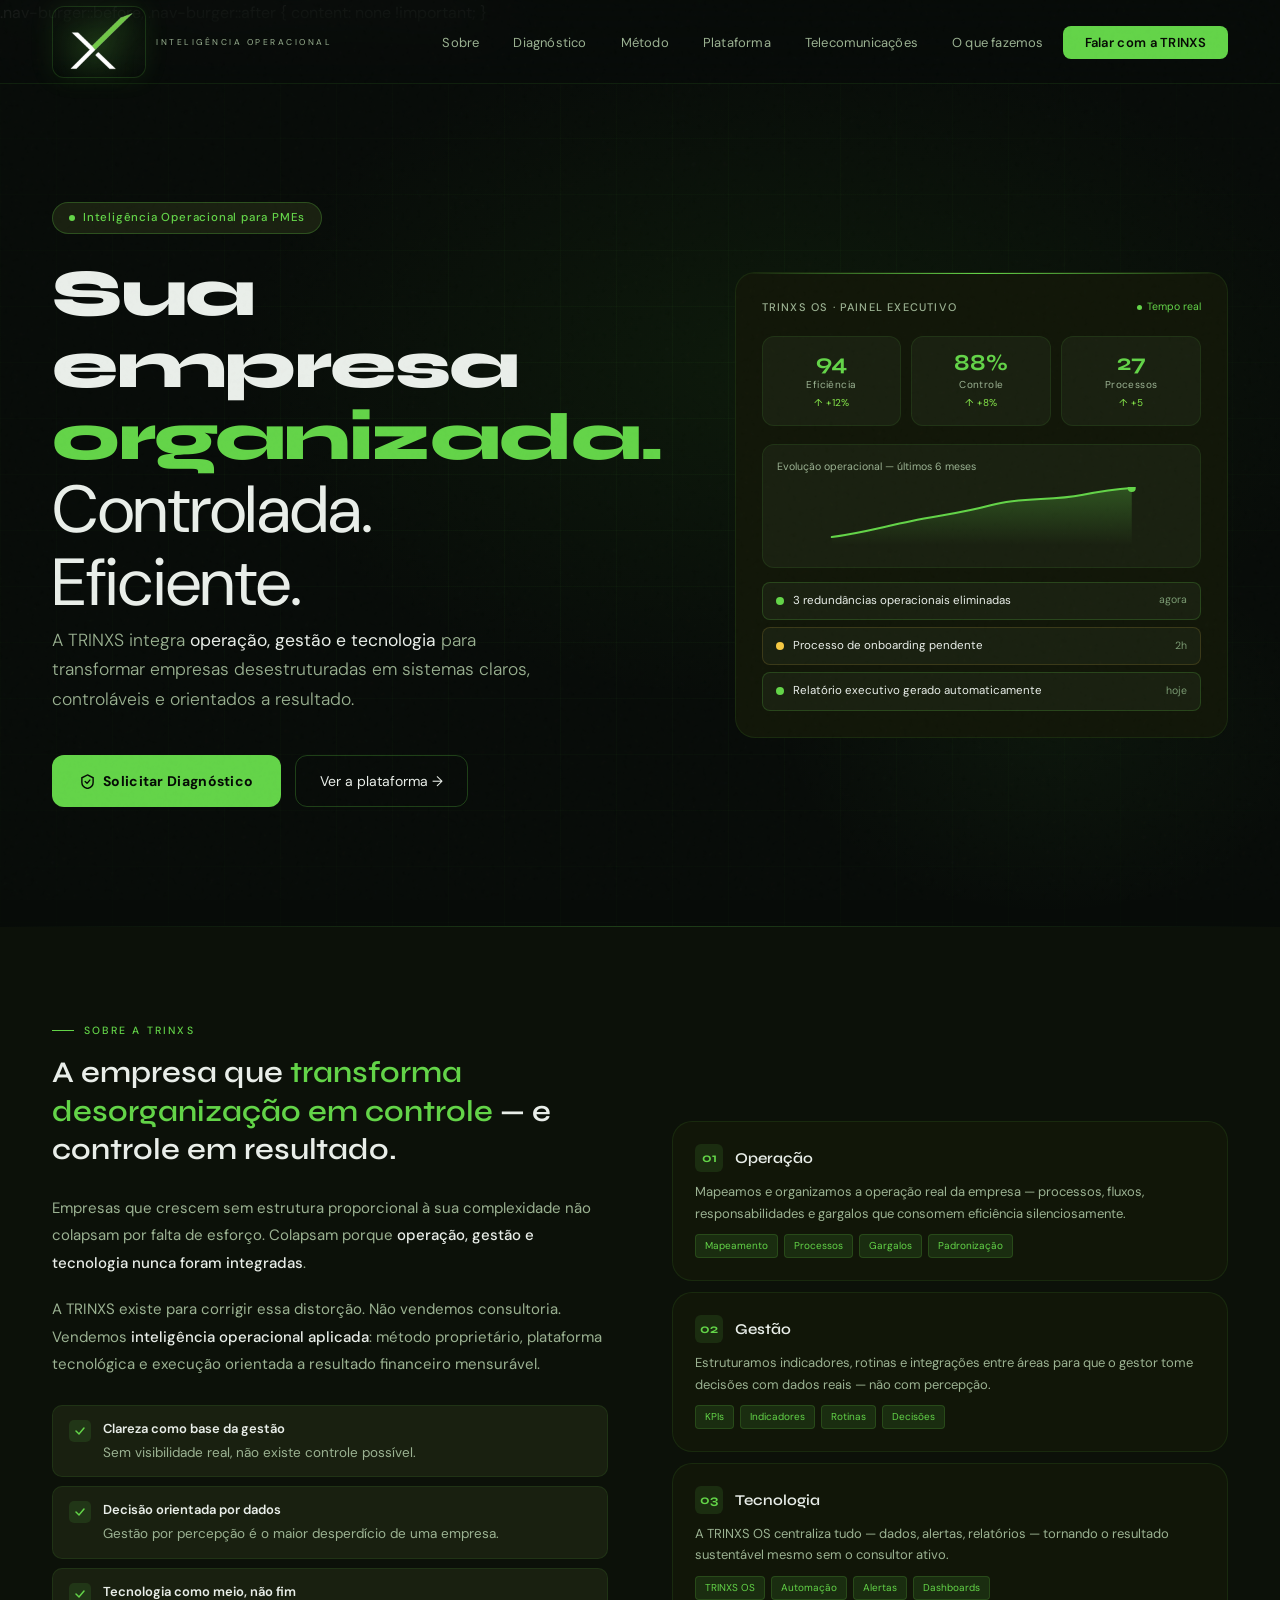
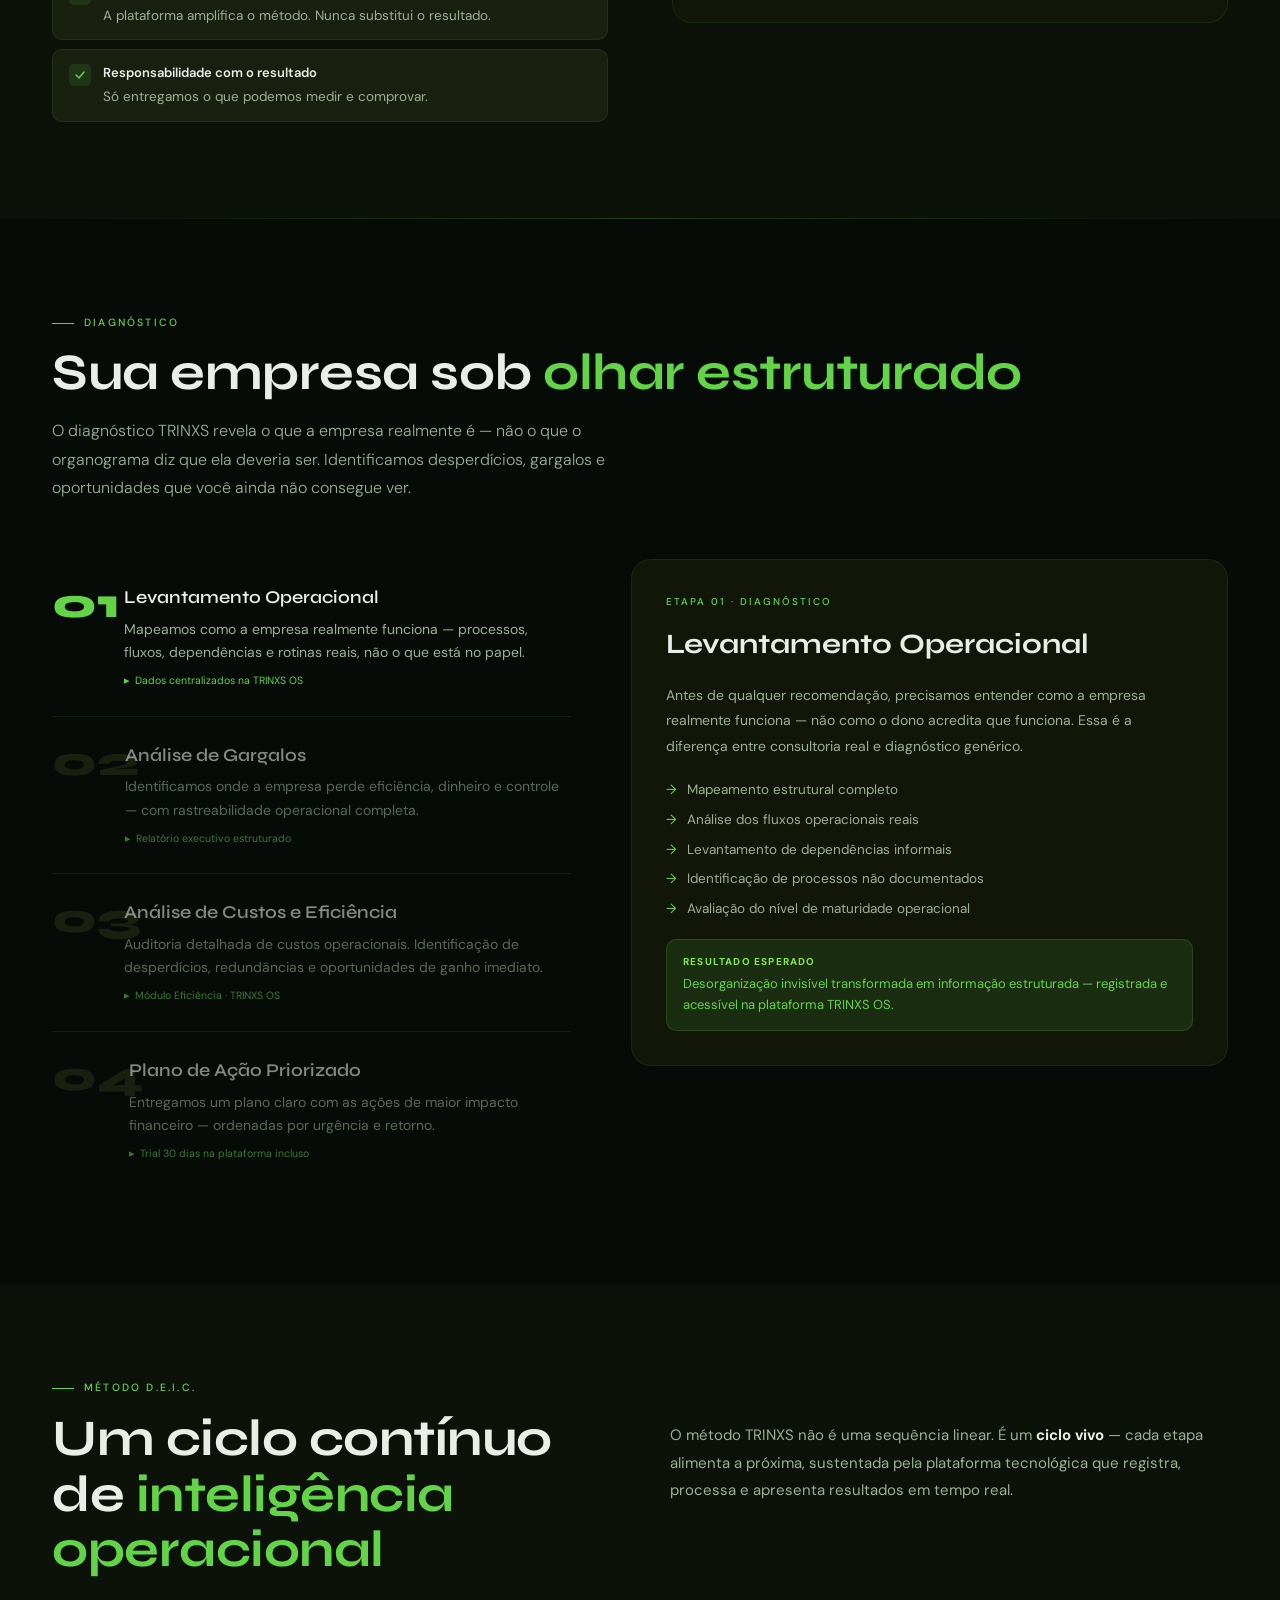
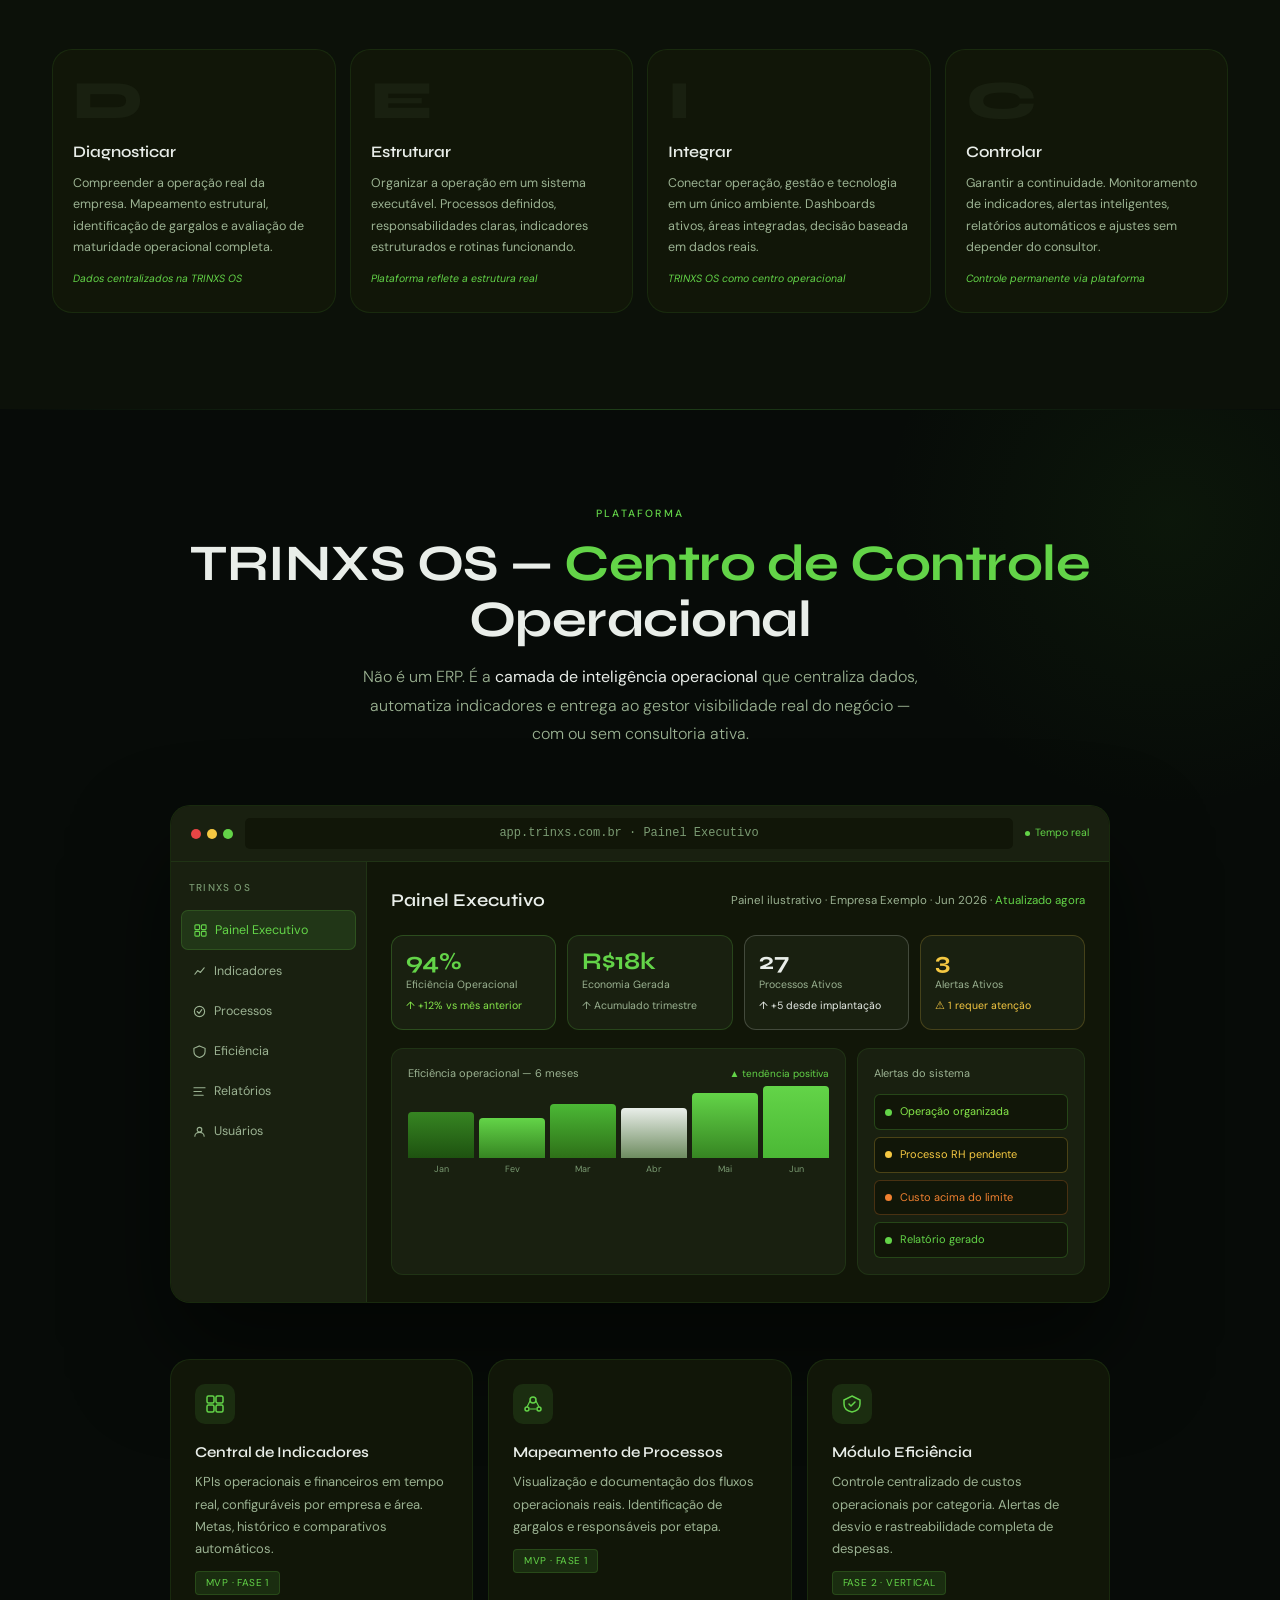
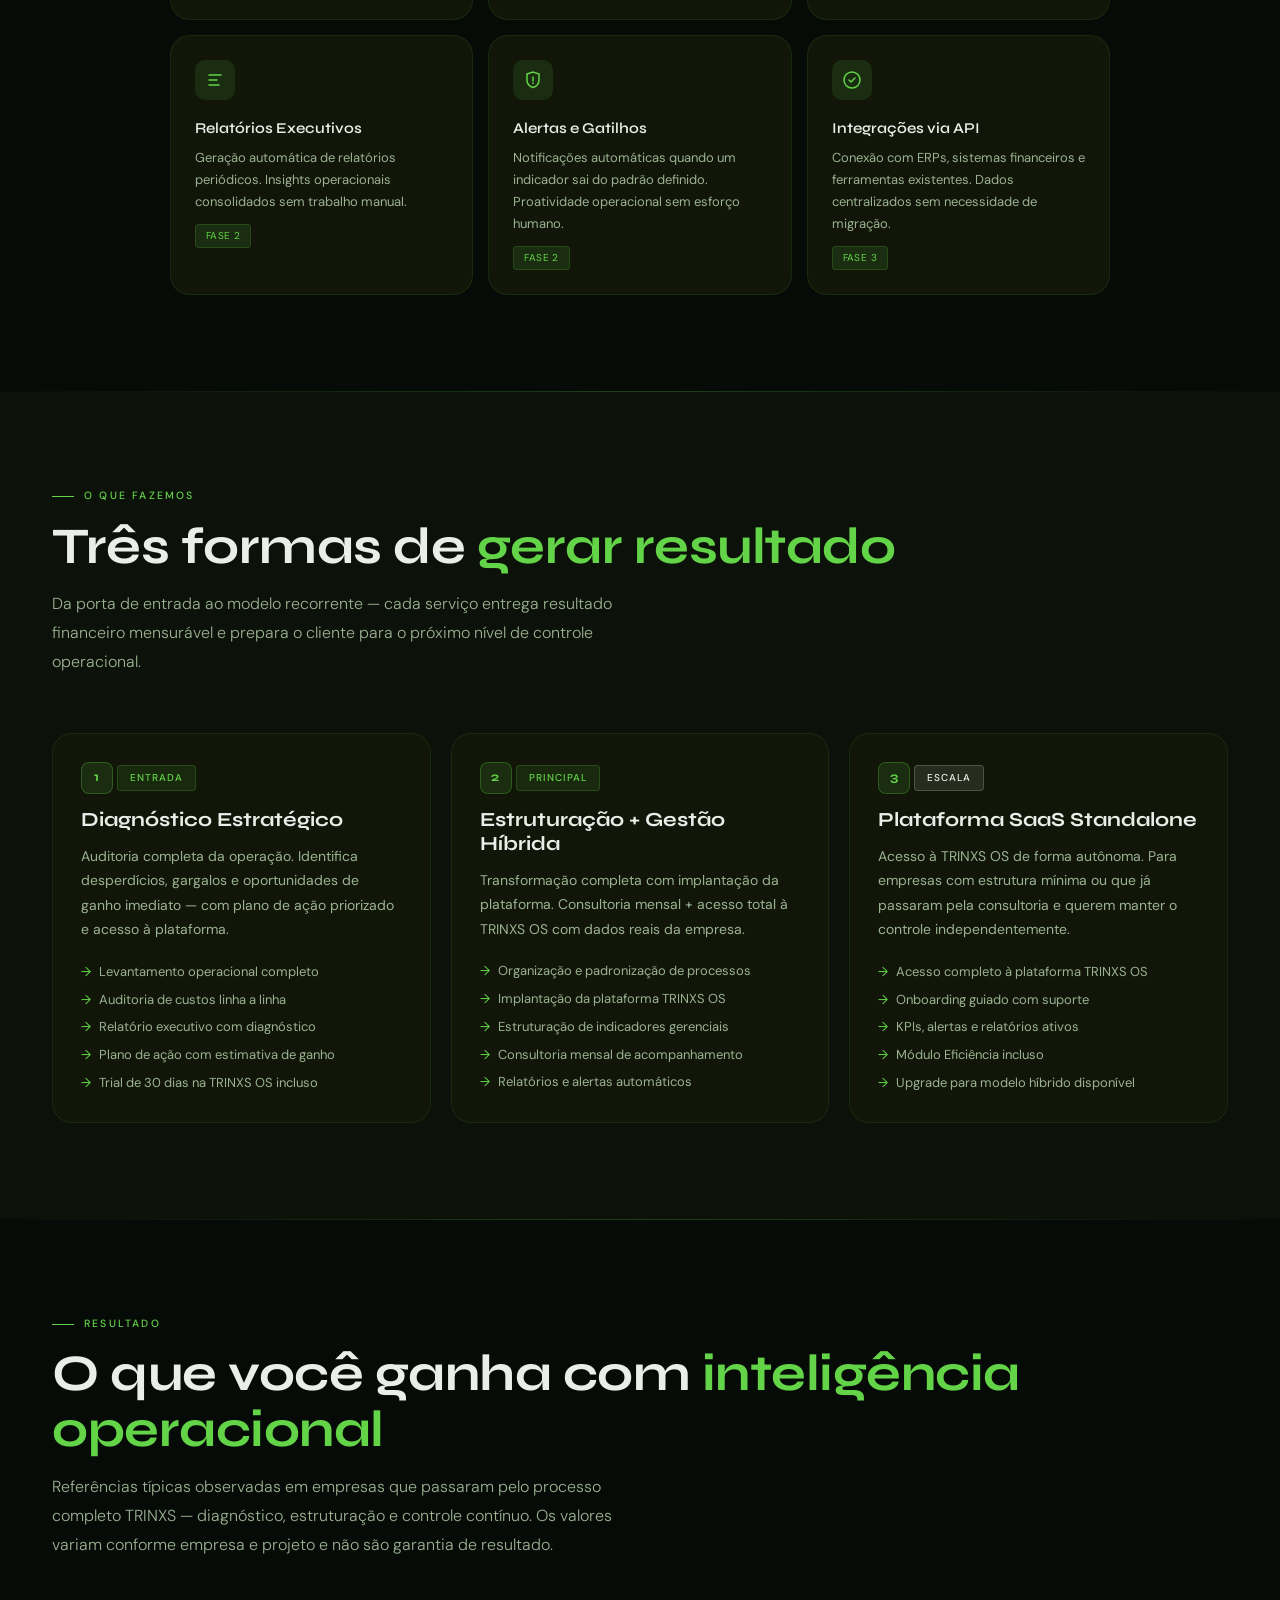
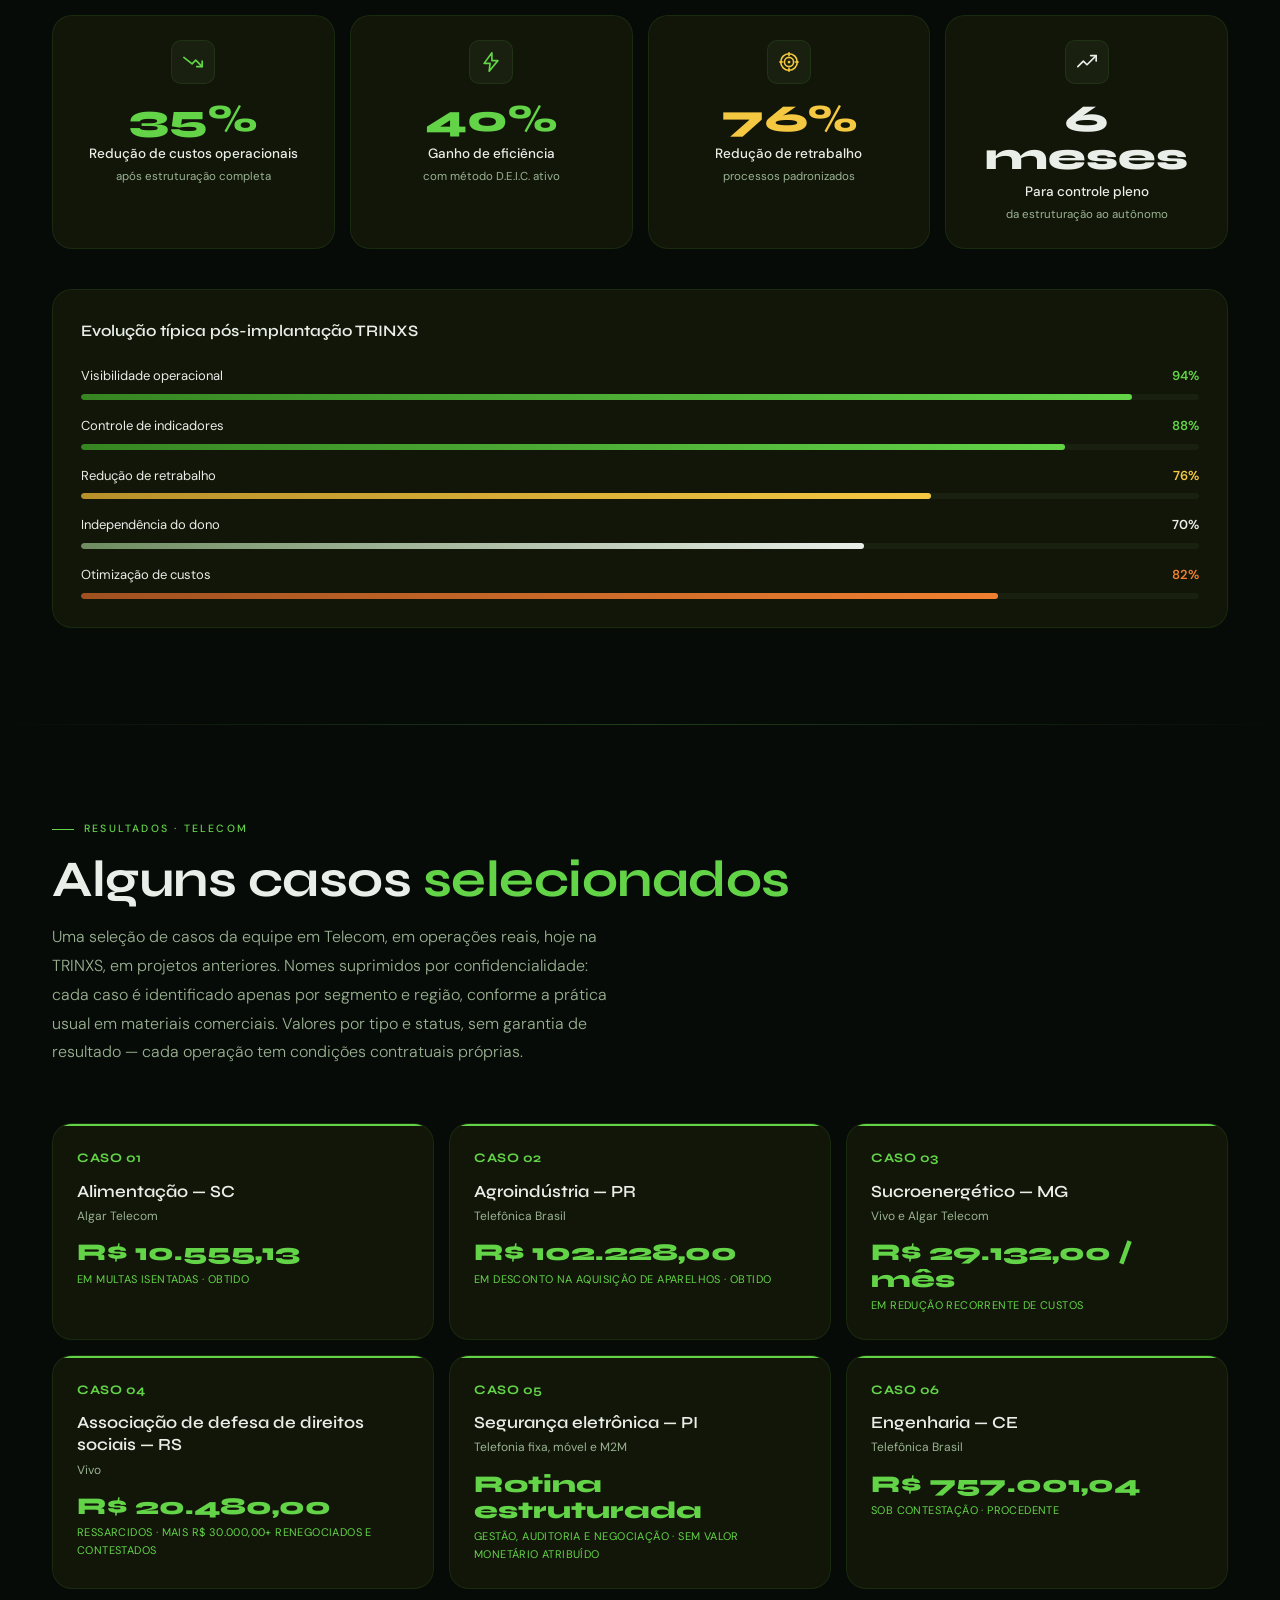
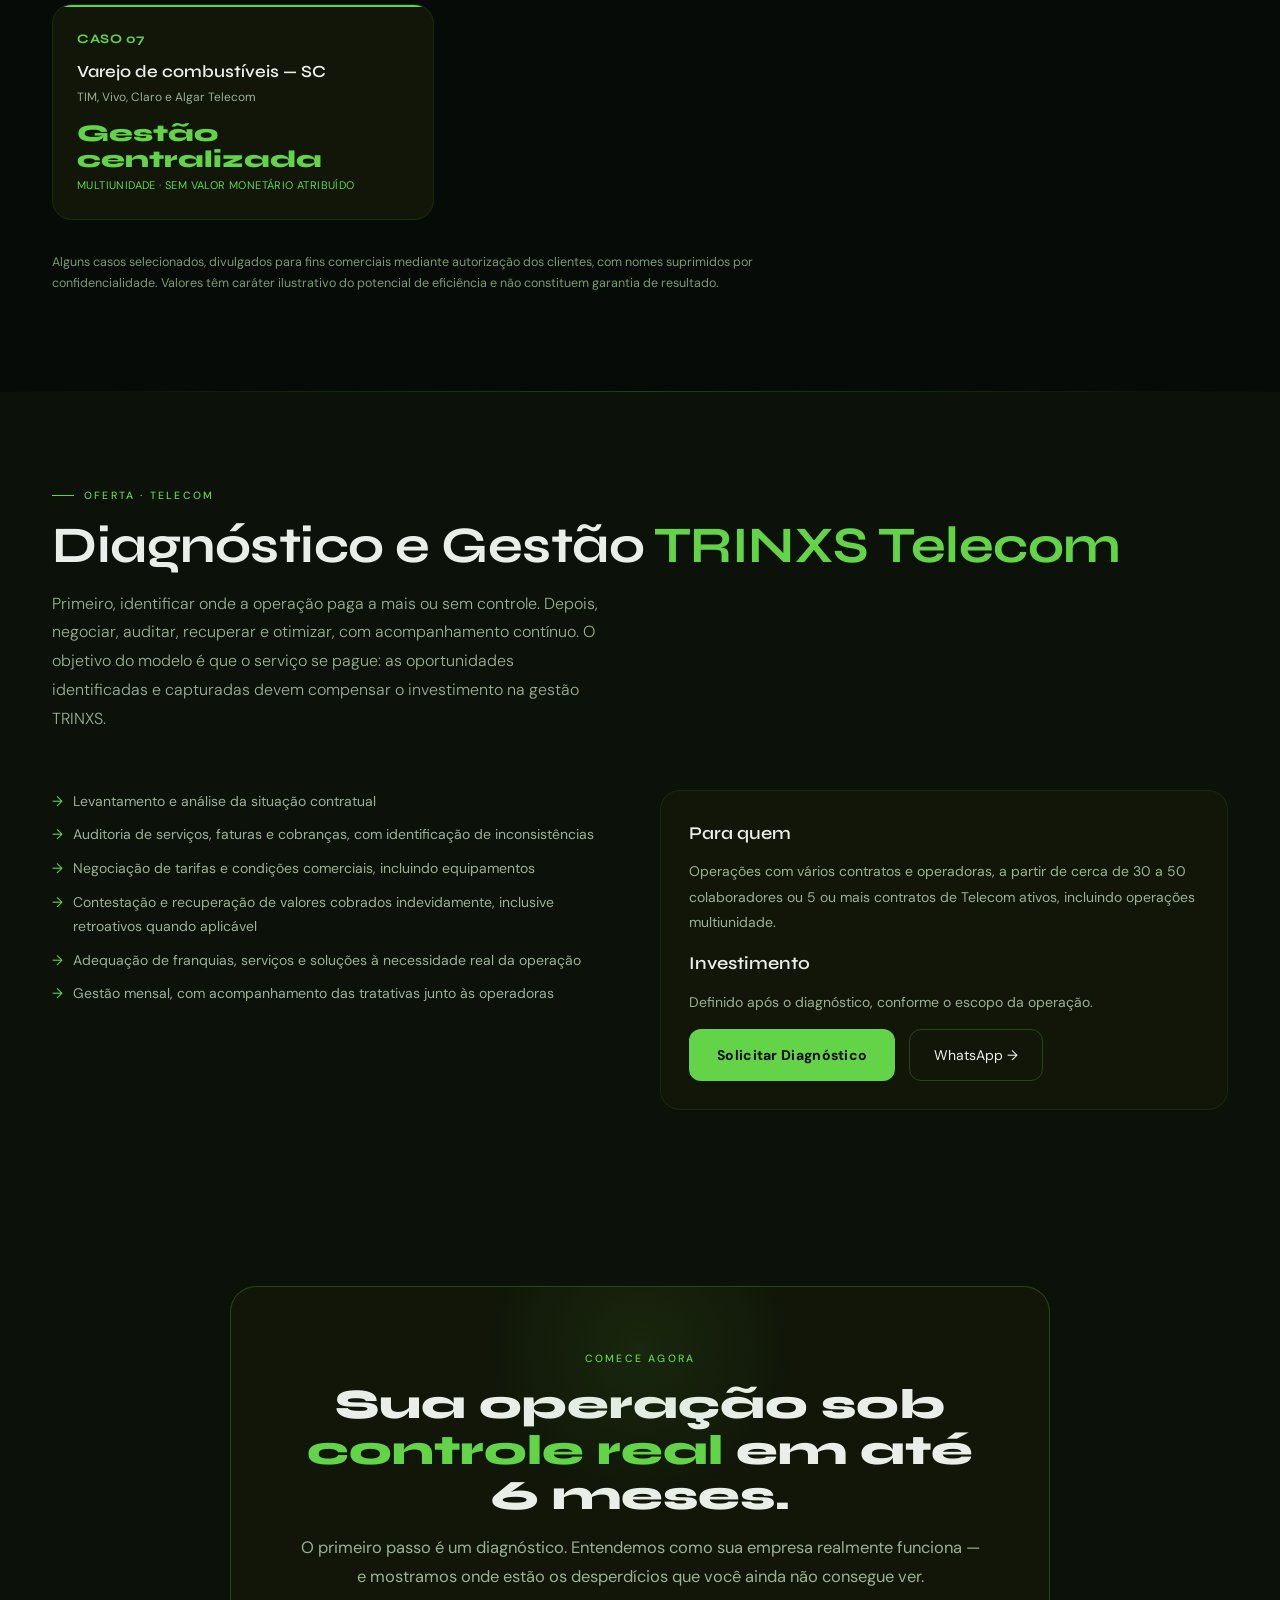
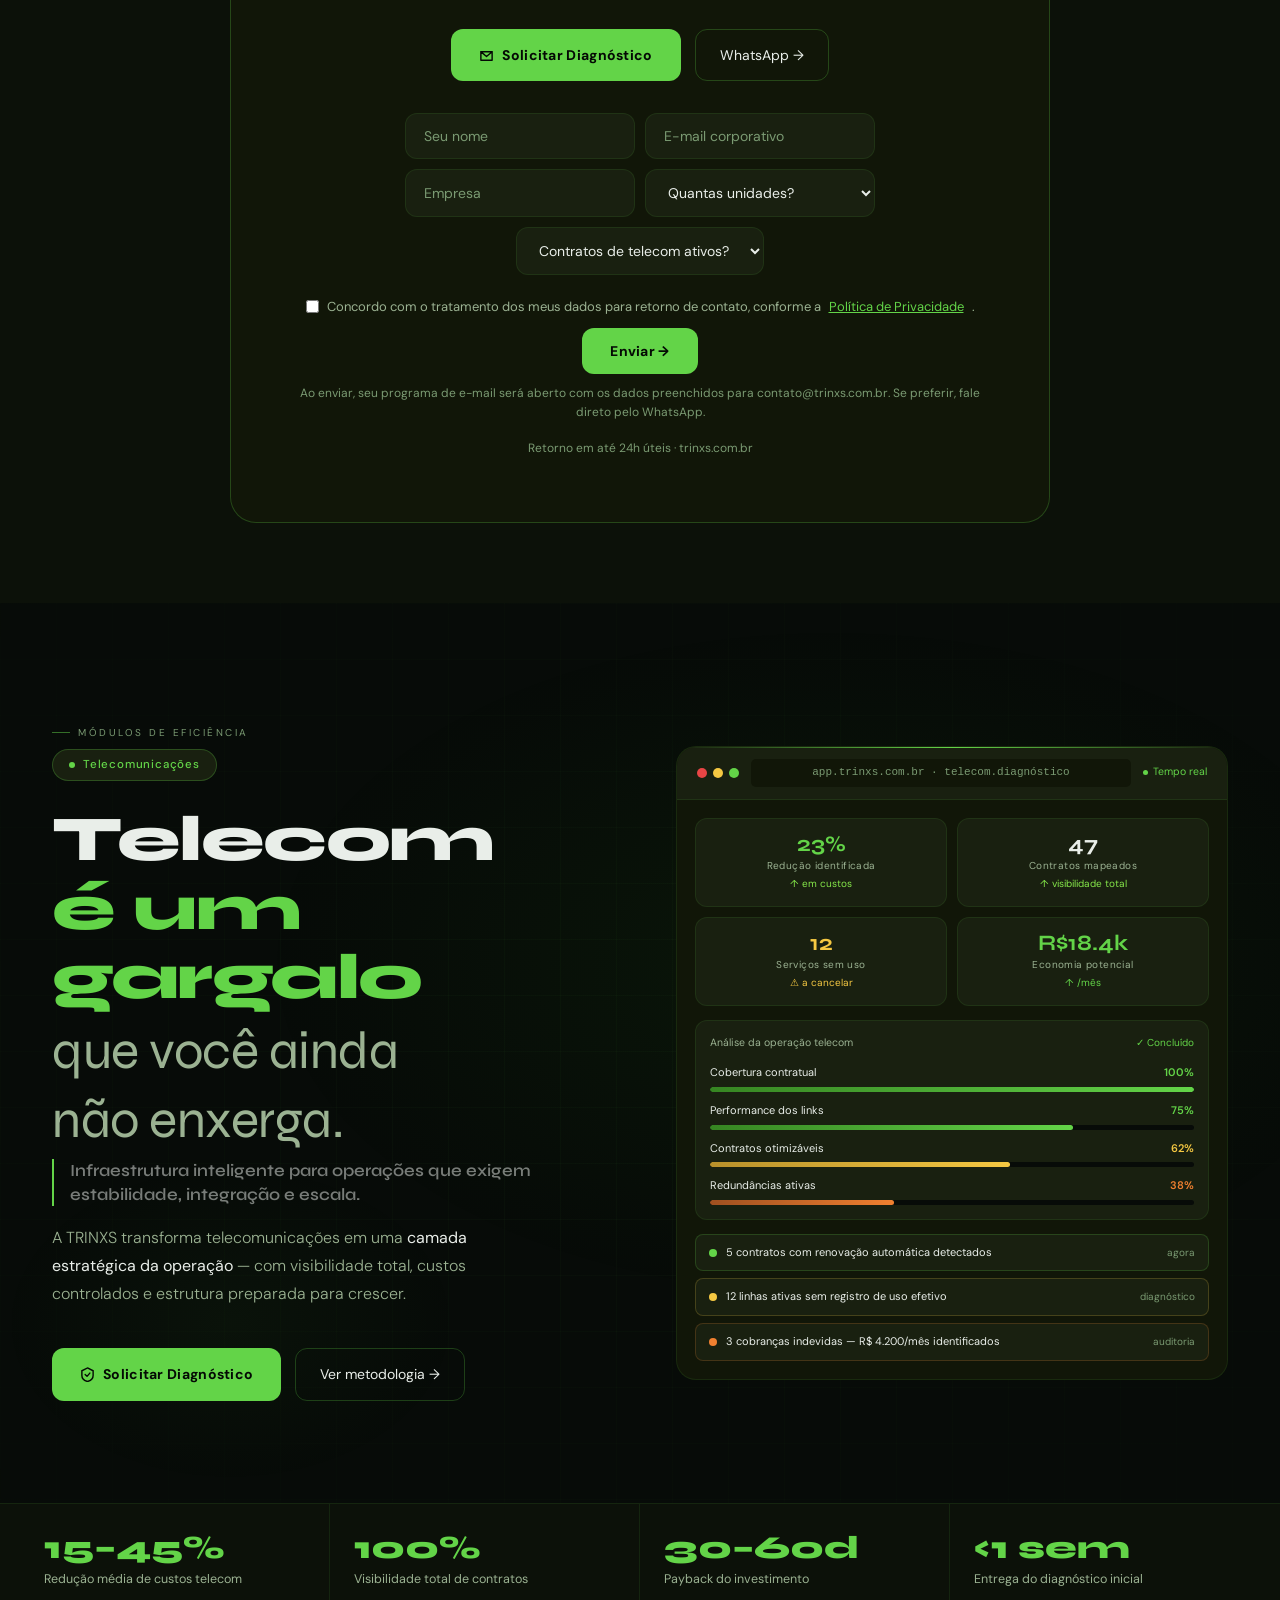
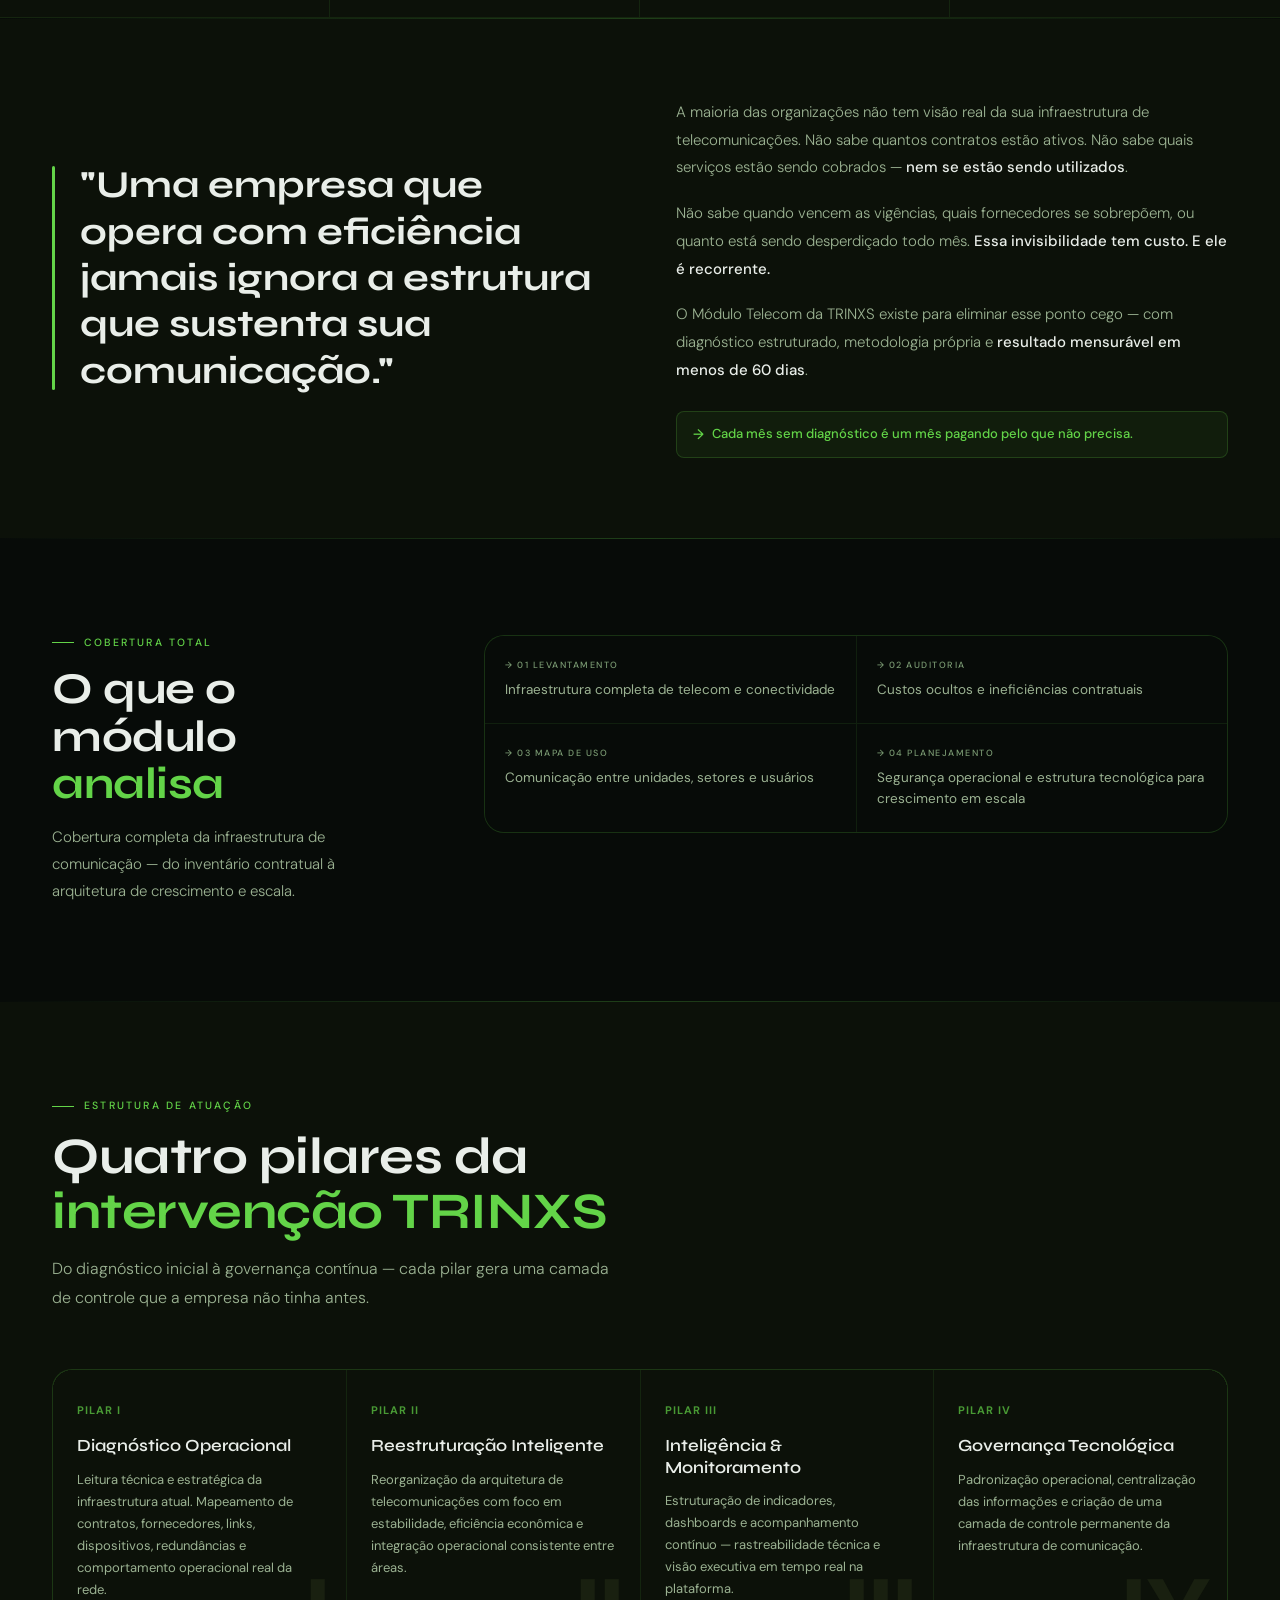
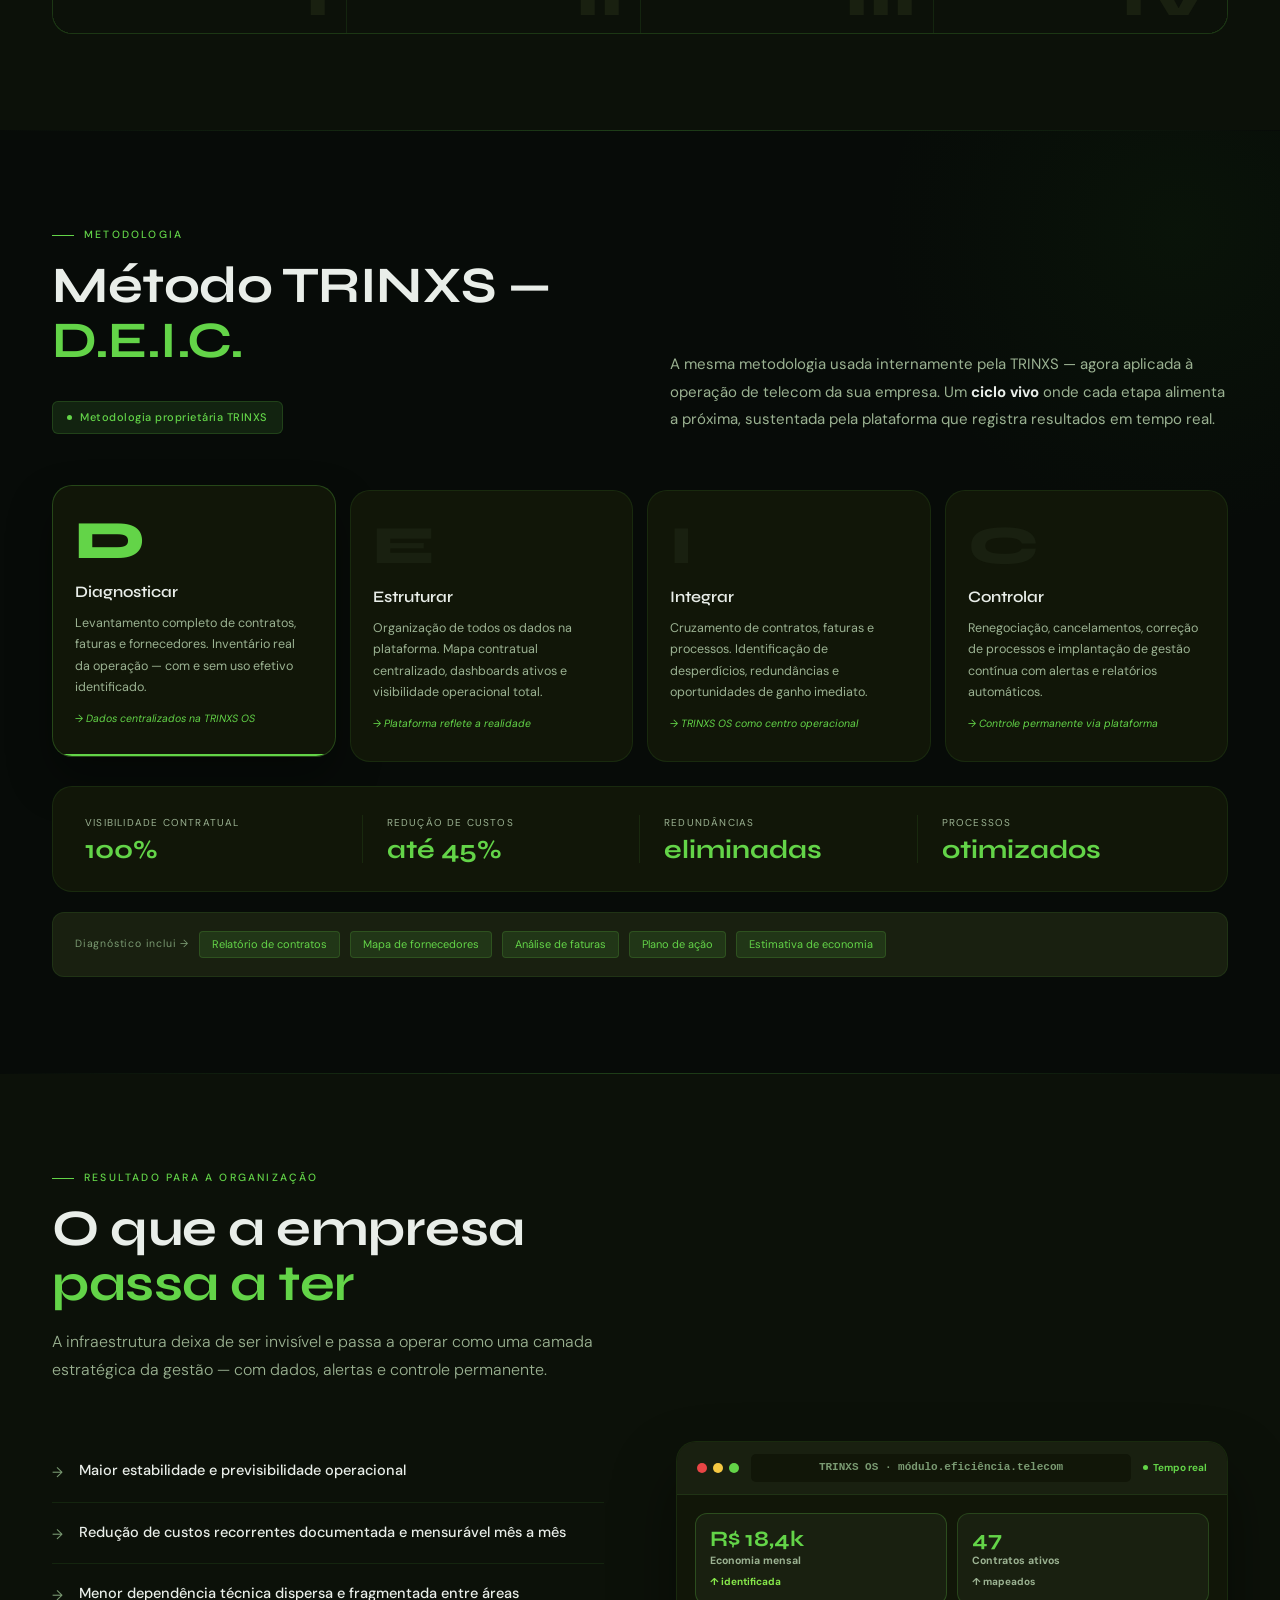
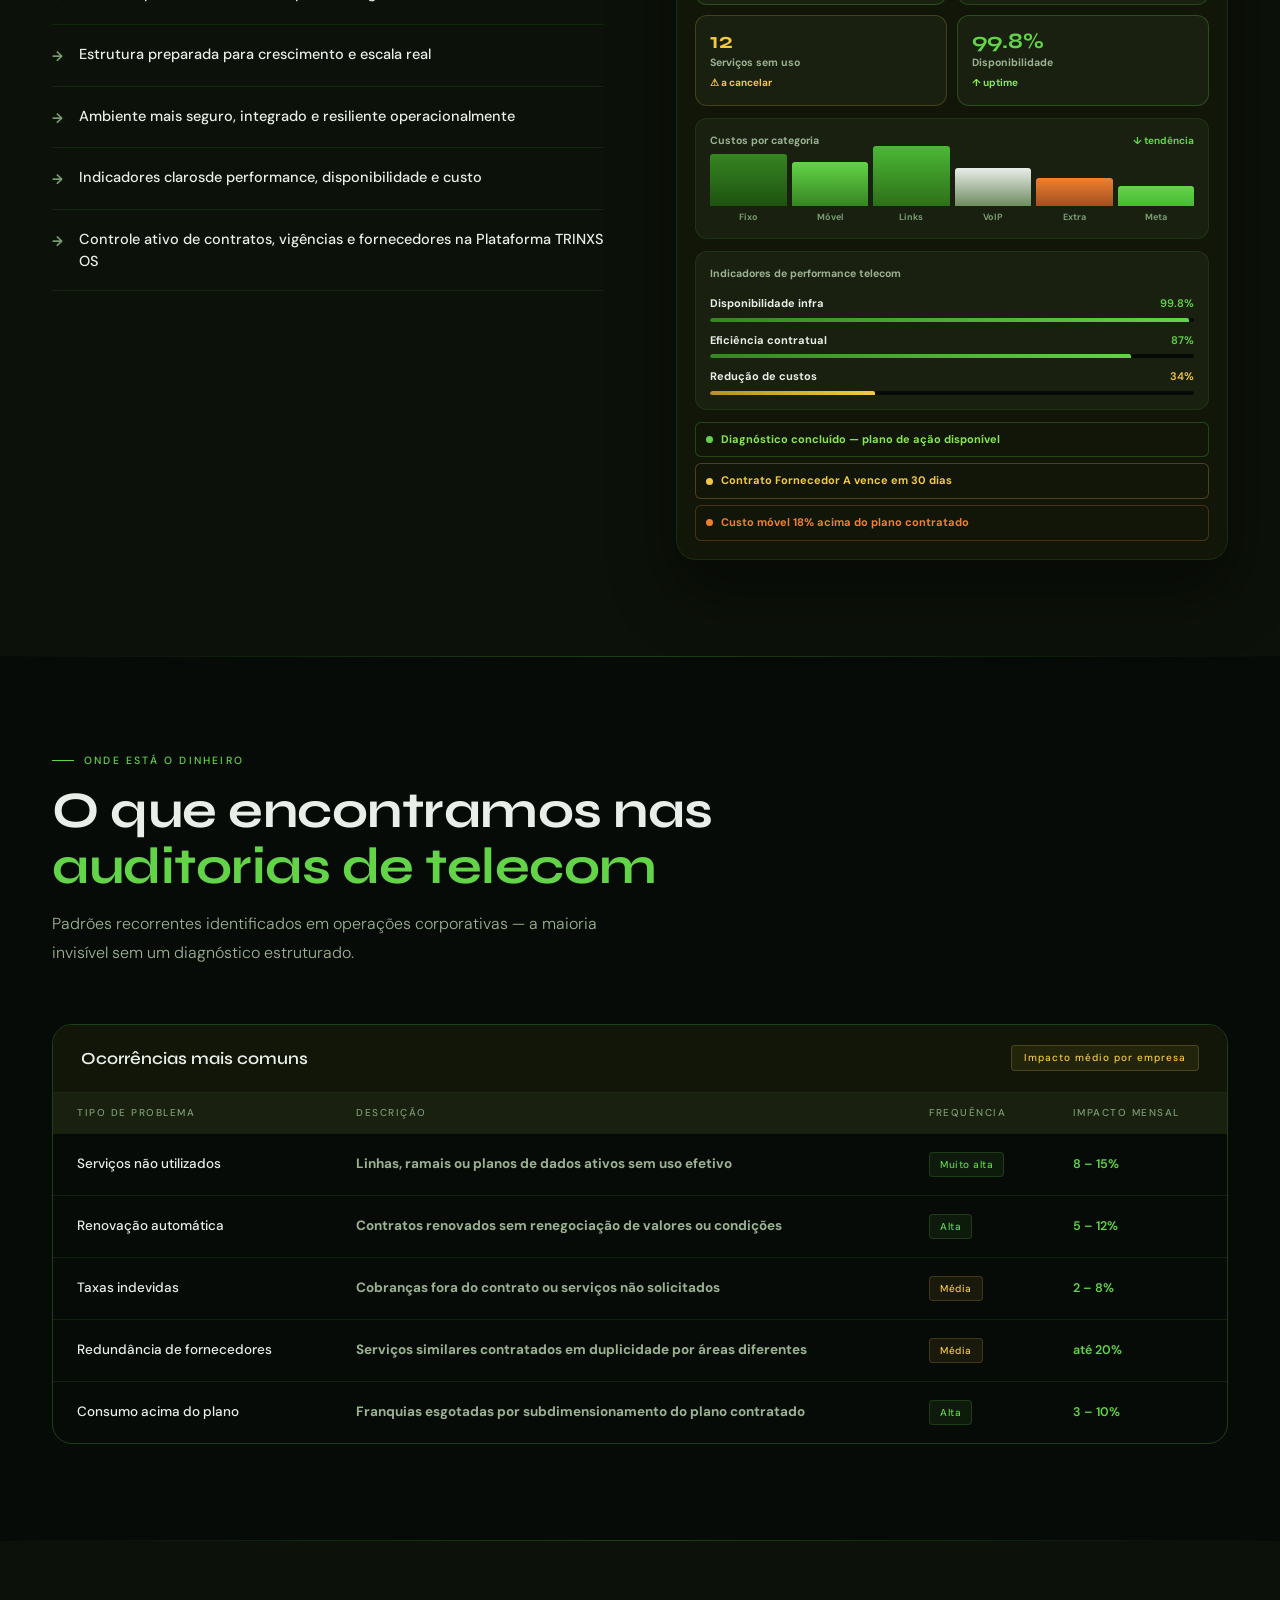
<file: index.html>
<!DOCTYPE html>
<html lang="pt-BR">
<head>
<meta charset="UTF-8">
<meta name="viewport" content="width=device-width, initial-scale=1.0">
<title>TRINXS | Inteligência Operacional</title>

<link rel="icon" type="image/png" href="favicon.png">

<meta name="description" content="Clareza, controle e eficiência para sua empresa. A TRINXS integra operação, gestão e tecnologia para transformar empresas desestruturadas em sistemas claros, controláveis e eficientes.">
<link rel="canonical" href="https://www.trinxs.com.br/">
<meta name="robots" content="index, follow">
<meta name="theme-color" content="#070B08">
<meta property="og:type" content="website">
<meta property="og:title" content="TRINXS | Inteligência Operacional">
<meta property="og:description" content="Clareza, controle e eficiência para sua empresa. A TRINXS integra operação, gestão e tecnologia para transformar empresas desestruturadas em sistemas claros, controláveis e eficientes.">
<meta property="og:url" content="https://www.trinxs.com.br/">
<meta property="og:image" content="https://www.trinxs.com.br/favicon.png">
<meta name="twitter:card" content="summary">
<meta name="twitter:title" content="TRINXS | Inteligência Operacional">
<meta name="twitter:description" content="Clareza, controle e eficiência para sua empresa.">
<script type="application/ld+json">{"@context":"https://schema.org","@type":"Organization","name":"TRINXS Inteligência Operacional","url":"https://www.trinxs.com.br/","slogan":"Clareza, controle e eficiência para sua empresa.","email":"contato@trinxs.com.br","sameAs":["https://www.instagram.com/somostrinxs"]}</script>
<link rel="preconnect" href="https://fonts.googleapis.com">
<link href="https://fonts.googleapis.com/css2?family=Syne:wght@400;500;600;700;800&family=DM+Sans:ital,opsz,wght@0,9..40,300;0,9..40,400;0,9..40,500;0,9..40,600;1,9..40,300&display=swap" rel="stylesheet">
.nav-burger::before,
.nav-burger::after {
  content: none !important;
}

<style>
/* ============================================================
   TRINXS — WEBSITE v4.0
   Brand green: #63D448  |  Dark bg: #070B08
   ============================================================ */
*,*::before,*::after{box-sizing:border-box;margin:0;padding:0}
html{scroll-behavior:smooth;font-size:16px}
body{font-family:'DM Sans',sans-serif;background:#070B08;color:#E9EEE9;overflow-x:hidden;line-height:1.6}
:root{
  --g:#63D448;
  --g2:#4BB835;
  --g3:#368522;
  --gdim:rgba(99,212,72,0.12);
  --gbright:rgba(99,212,72,0.28);
  --s1:#0C1109;
  --s2:#111608;
  --s3:#192010;
  --border:rgba(99,212,72,0.10);
  --bhi:rgba(99,212,72,0.26);
  --muted:#9BB292;
  --dim:#7A9A72;
  --ff:'Syne',sans-serif;
  --r:12px;
  --rl:20px;
  /* Alert palette */
  --al-green:#63D448;
  --al-yellow:#F5C842;
  --al-orange:#F08030;
  --al-red:#E84545;
  --al-blue:#63D448;
  --al-purple:#E9EEE9;
}
::-webkit-scrollbar{width:3px}
::-webkit-scrollbar-track{background:#070B08}
::-webkit-scrollbar-thumb{background:var(--g3);border-radius:2px}
/* Grain */
body::after{content:'';position:fixed;inset:0;background:url("data:image/svg+xml,%3Csvg viewBox='0 0 200 200' xmlns='http://www.w3.org/2000/svg'%3E%3Cfilter id='n'%3E%3CfeTurbulence type='fractalNoise' baseFrequency='0.85' numOctaves='4' stitchTiles='stitch'/%3E%3C/filter%3E%3Crect width='100%25' height='100%25' filter='url(%23n)' opacity='0.035'/%3E%3C/svg%3E");pointer-events:none;z-index:9999;opacity:.5}

/* ── NAV ── */
nav{position:fixed;top:0;left:0;right:0;z-index:200;height:84px;padding:0 52px;display:flex;align-items:center;justify-content:space-between;background:rgba(7,11,8,.88);backdrop-filter:blur(24px);-webkit-backdrop-filter:blur(24px);border-bottom:1px solid var(--border);transition:background .3s}
.nav-logo{display:flex;align-items:center;gap:0;text-decoration:none}
.nav-logo-wrap{position:relative;height:72px;display:flex;align-items:center;background:radial-gradient(ellipse at center,rgba(99,212,72,.14),rgba(99,212,72,.04) 70%,transparent 100%);border:1px solid rgba(99,212,72,.18);border-radius:12px;padding:4px 10px;box-shadow:0 0 24px rgba(99,212,72,.10)}
.nav-logo-img{height:72px;width:auto;object-fit:contain;filter:drop-shadow(0 2px 12px rgba(99,212,72,.25))}
.nav-sub{font-size:8.5px;font-weight:400;letter-spacing:2.5px;color:var(--muted);font-family:'DM Sans',sans-serif;text-transform:uppercase;white-space:nowrap;margin-left:10px;margin-top:2px}
.nav-links{display:flex;align-items:center;gap:4px;list-style:none}
.nav-links a{text-decoration:none;font-size:13px;color:var(--muted);padding:7px 15px;border-radius:7px;transition:all .2s;letter-spacing:.2px}
.nav-links a:hover{color:#E9EEE9;background:var(--s3)}
.nav-cta{background:var(--g)!important;color:#050A04!important;font-weight:600!important;padding:8px 22px!important;border-radius:8px!important;letter-spacing:.3px!important}
.nav-cta:hover{background:var(--g2)!important;transform:translateY(-1px);box-shadow:0 6px 24px rgba(99,212,72,.3)!important}
.nav-burger{display:none;background:none;border:1px solid var(--border);border-radius:6px;padding:7px 11px;color:#E9EEE9;cursor:pointer;font-size:17px}

/* ── HERO ── */
#hero{min-height:100vh;display:flex;align-items:center;padding:138px 52px 80px;position:relative;overflow:hidden}
.hero-bg{position:absolute;inset:0;background:radial-gradient(ellipse 65% 55% at 62% 38%,rgba(58,140,30,.11) 0%,transparent 68%),radial-gradient(ellipse 35% 35% at 82% 78%,rgba(99,212,72,.05) 0%,transparent 60%)}
.hero-grid{position:absolute;inset:0;background-image:linear-gradient(rgba(99,212,72,.035) 1px,transparent 1px),linear-gradient(90deg,rgba(99,212,72,.035) 1px,transparent 1px);background-size:56px 56px;mask-image:radial-gradient(ellipse 85% 85% at 50% 50%,#000 20%,transparent 100%)}
.hero-inner{position:relative;max-width:1240px;margin:0 auto;width:100%;display:grid;grid-template-columns:1fr 1fr;gap:72px;align-items:center}
@keyframes fadeUp{from{opacity:0;transform:translateY(22px)}to{opacity:1;transform:translateY(0)}}
.htag{display:inline-flex;align-items:center;gap:8px;background:var(--s3);border:1px solid var(--bhi);border-radius:20px;padding:6px 16px;font-size:11.5px;color:var(--g);font-weight:500;letter-spacing:.8px;margin-bottom:24px;animation:fadeUp .6s ease both}
.htag::before{content:'';width:6px;height:6px;background:var(--g);border-radius:50%;animation:pdot 2s ease-in-out infinite}
@keyframes pdot{0%,100%{opacity:1;transform:scale(1)}50%{opacity:.4;transform:scale(1.4)}}
.hero-h1{font-family:var(--ff);font-size:clamp(44px,5.2vw,72px);font-weight:800;line-height:1.08;letter-spacing:-1.5px;margin-bottom:6px;animation:fadeUp .6s .1s ease both}
.hero-h1 em{font-style:normal;color:var(--g)}
.hero-h1 .dim{color:var(--muted);font-weight:400}
.hero-lead{font-size:17.5px;font-weight:300;color:var(--muted);line-height:1.7;max-width:480px;margin-bottom:40px;animation:fadeUp .6s .2s ease both}
.hero-lead strong{color:#E9EEE9;font-weight:400}
.hero-btns{display:flex;gap:14px;animation:fadeUp .6s .3s ease both;flex-wrap:wrap}
.btn-p{display:inline-flex;align-items:center;gap:8px;background:var(--g);color:#040904;font-size:14px;font-weight:700;padding:14px 28px;border-radius:var(--r);text-decoration:none;transition:all .22s;letter-spacing:.3px;border:none;cursor:pointer;font-family:'DM Sans',sans-serif}
.btn-p:hover{background:var(--g2);transform:translateY(-2px);box-shadow:0 10px 32px rgba(99,212,72,.32)}
.btn-p svg{width:15px;height:15px;flex-shrink:0}
.btn-s{display:inline-flex;align-items:center;gap:8px;background:transparent;color:#E9EEE9;font-size:14px;font-weight:400;padding:14px 24px;border-radius:var(--r);text-decoration:none;border:1px solid var(--bhi);transition:all .22s}
.btn-s:hover{background:var(--s3);border-color:var(--g)}
.hero-visual{animation:fadeUp .6s .35s ease both}

/* ── DASHBOARD CARD ── */
.dash-card{background:var(--s2);border:1px solid var(--border);border-radius:var(--rl);padding:26px;position:relative;overflow:hidden}
.dash-card::before{content:'';position:absolute;top:0;left:0;right:0;height:1px;background:linear-gradient(90deg,transparent,var(--g),transparent)}
.dash-top{display:flex;align-items:center;justify-content:space-between;margin-bottom:20px}
.dash-ttl{font-size:11px;font-weight:500;color:var(--muted);letter-spacing:1.2px}
.dash-live{display:flex;align-items:center;gap:5px;font-size:10.5px;color:var(--g)}
.dash-live::before{content:'';width:5px;height:5px;background:var(--g);border-radius:50%;animation:pdot 1.5s ease-in-out infinite}
.kpi-row{display:grid;grid-template-columns:repeat(3,1fr);gap:10px;margin-bottom:18px}
.kpi{background:var(--s3);border:1px solid var(--border);border-radius:var(--r);padding:14px 12px;text-align:center;transition:border-color .2s}
.kpi:hover{border-color:var(--bhi)}
.kpi-v{font-family:var(--ff);font-size:23px;font-weight:700;color:var(--g);line-height:1;margin-bottom:3px}
.kpi-l{font-size:10px;color:var(--muted);letter-spacing:.4px}
.kpi-d{font-size:10px;color:#86E84A;margin-top:2px}
.chart-box{background:var(--s3);border:1px solid var(--border);border-radius:var(--r);padding:14px;margin-bottom:14px}
.chart-lbl{font-size:10.5px;color:var(--muted);margin-bottom:11px}
.sparksvg{width:100%;height:58px}
.alerts{display:flex;flex-direction:column;gap:7px}
.al{display:flex;align-items:center;gap:9px;background:var(--s3);border-radius:8px;padding:9px 13px;font-size:12px;border:1px solid transparent;transition:border-color .2s}
.al:hover{border-color:var(--border)}
.al-dot{width:8px;height:8px;border-radius:50%;flex-shrink:0}
.al-t{color:#E9EEE9;flex:1;font-size:11.5px}
.al-time{color:var(--dim);font-size:10.5px}

/* ── SECTION BASE ── */
section{padding:104px 52px}
.ctr{max-width:1240px;margin:0 auto}
.eyebrow{font-size:10.5px;font-weight:500;letter-spacing:2.2px;color:var(--g);margin-bottom:14px;display:flex;align-items:center;gap:10px;text-transform:uppercase}
.eyebrow::before{content:'';width:22px;height:1px;background:var(--g)}
h2.sh{font-family:var(--ff);font-size:clamp(32px,4vw,54px);font-weight:700;line-height:1.08;letter-spacing:-.5px;margin-bottom:16px}
h2.sh em{font-style:normal;color:var(--g)}
.lead{font-size:17px;font-weight:300;color:var(--muted);max-width:560px;line-height:1.75;margin-bottom:60px}
.lead strong{color:#E9EEE9;font-weight:400}
.sdiv{height:1px;background:linear-gradient(90deg,transparent,var(--bhi),transparent)}
.reveal{opacity:0;transform:translateY(26px);transition:opacity .75s ease,transform .75s ease}
.reveal.vis{opacity:1;transform:translateY(0)}

/* ── SOBRE ── */
#sobre{background:var(--s1)}
.about-g{display:grid;grid-template-columns:1fr 1fr;gap:64px;align-items:center}
.about-stmt{font-family:var(--ff);font-size:30px;font-weight:600;line-height:1.28;margin-bottom:26px}
.about-stmt em{font-style:normal;color:var(--g)}
.about-body{font-size:15px;color:var(--muted);line-height:1.85;margin-bottom:18px}
.about-body strong{color:#E9EEE9;font-weight:500}
.val-list{list-style:none;display:flex;flex-direction:column;gap:9px;margin-top:26px}
.val-item{display:flex;align-items:flex-start;gap:12px;font-size:13.5px;color:var(--muted);padding:13px 16px;background:var(--s3);border:1px solid var(--border);border-radius:10px;transition:all .25s}
.val-item:hover{border-color:var(--bhi);transform:translateX(4px)}
.vi-icon{width:22px;height:22px;background:var(--gdim);border-radius:5px;display:flex;align-items:center;justify-content:center;flex-shrink:0;margin-top:1px}
.vi-icon svg{width:12px;height:12px;color:var(--g)}
.vi-text strong{display:block;font-size:13px;font-weight:600;color:#E9EEE9;margin-bottom:2px}
.tri-col{display:flex;flex-direction:column;gap:11px}
.tc{background:var(--s2);border:1px solid var(--border);border-radius:var(--rl);padding:22px;transition:all .3s;position:relative;overflow:hidden;cursor:default}
.tc::before{content:'';position:absolute;left:0;top:0;bottom:0;width:3px;background:var(--g);transform:scaleY(0);transition:transform .35s;transform-origin:bottom}
.tc:hover::before{transform:scaleY(1)}
.tc:hover{border-color:var(--bhi);transform:translateX(5px)}
.tc-h{display:flex;align-items:center;gap:12px;margin-bottom:9px}
.tc-n{font-family:var(--ff);font-size:13px;font-weight:700;color:var(--g);width:28px;height:28px;background:var(--gdim);border-radius:6px;display:flex;align-items:center;justify-content:center;flex-shrink:0}
.tc-name{font-family:var(--ff);font-size:15px;font-weight:600}
.tc-desc{font-size:13px;color:var(--muted);line-height:1.65}
.tc-tags{display:flex;gap:6px;flex-wrap:wrap;margin-top:10px}
.tctag{font-size:10px;color:var(--g);background:var(--gdim);border:1px solid rgba(99,212,72,.18);padding:3px 9px;border-radius:4px}

/* ── DIAGNÓSTICO ── */
#diagnostico{background:#070B08}
.diag-g{display:grid;grid-template-columns:1fr 1.15fr;gap:60px;align-items:start}
.steps{display:flex;flex-direction:column;gap:0}
.step{display:flex;gap:20px;padding:24px 0;border-bottom:1px solid var(--border);cursor:pointer;transition:all .2s}
.step:last-child{border-bottom:none}
.step-n{font-family:var(--ff);font-size:42px;font-weight:800;color:var(--s3);line-height:1;min-width:52px;transition:color .3s}
.step.active .step-n,.step:hover .step-n{color:var(--g)}
.step-c{opacity:.55;transition:opacity .2s}
.step.active .step-c,.step:hover .step-c{opacity:1}
.step-title{font-family:var(--ff);font-size:18px;font-weight:600;margin-bottom:6px}
.step-desc{font-size:14px;color:var(--muted);line-height:1.65}
.step-tag{display:inline-flex;align-items:center;gap:5px;font-size:10.5px;color:var(--g);margin-top:9px}
.step-tag::before{content:'▸'}
.detail-area{position:sticky;top:96px}
.detail{background:var(--s2);border:1px solid var(--border);border-radius:var(--rl);padding:34px;display:none}
.detail.active{display:block;animation:fadeUp .3s ease}
.d-phase{font-size:10px;font-weight:500;letter-spacing:2px;color:var(--g);margin-bottom:12px;text-transform:uppercase}
.d-title{font-family:var(--ff);font-size:28px;font-weight:700;margin-bottom:16px}
.d-body{font-size:14px;color:var(--muted);line-height:1.82;margin-bottom:20px}
.d-list{list-style:none;display:flex;flex-direction:column;gap:8px}
.d-list li{display:flex;align-items:flex-start;gap:10px;font-size:13.5px;color:var(--muted)}
.d-list li::before{content:'→';color:var(--g);flex-shrink:0}
.d-result{margin-top:20px;background:var(--gdim);border:1px solid rgba(99,212,72,.18);border-radius:10px;padding:14px 16px;font-size:13px;color:var(--g)}
.d-result strong{display:block;font-size:10px;letter-spacing:1.2px;margin-bottom:4px;color:#86E84A;text-transform:uppercase}

/* ── MÉTODO ── */
#metodo{background:var(--s1)}
.met-intro{display:grid;grid-template-columns:1fr 1fr;gap:60px;margin-bottom:56px;align-items:start}
.deic{display:grid;grid-template-columns:repeat(4,1fr);gap:14px}
.dc{background:var(--s2);border:1px solid var(--border);border-radius:var(--rl);padding:24px 20px;position:relative;overflow:hidden;transition:all .3s}
.dc:hover{border-color:var(--bhi);transform:translateY(-5px);box-shadow:0 22px 44px rgba(0,0,0,.35)}
.dc::after{content:'';position:absolute;bottom:0;left:0;right:0;height:2px;background:var(--g);transform:scaleX(0);transition:transform .35s}
.dc:hover::after{transform:scaleX(1)}
.dc-letter{font-family:var(--ff);font-size:54px;font-weight:800;color:var(--s3);line-height:1;margin-bottom:11px;transition:color .3s}
.dc:hover .dc-letter{color:var(--g)}
.dc-word{font-family:var(--ff);font-size:16px;font-weight:600;margin-bottom:8px}
.dc-desc{font-size:12.5px;color:var(--muted);line-height:1.72}
.dc-tag{font-size:10.5px;color:var(--g);margin-top:12px;font-style:italic}

/* ── PLATAFORMA ── */
#plataforma{background:#070B08;position:relative;overflow:hidden}
#plataforma::before{content:'';position:absolute;top:-180px;right:-180px;width:580px;height:580px;background:radial-gradient(ellipse,rgba(58,140,30,.09) 0%,transparent 70%);pointer-events:none}
.plat-hdr{text-align:center;margin-bottom:56px}
.plat-hdr .eyebrow{justify-content:center}
.plat-hdr .eyebrow::before{display:none}
.plat-hdr .lead{margin:0 auto;text-align:center}

/* OS Mockup */
.os{background:var(--s2);border:1px solid var(--border);border-radius:var(--rl);overflow:hidden;max-width:940px;margin:0 auto 56px;box-shadow:0 48px 96px rgba(0,0,0,.55)}
.os-bar{background:var(--s3);padding:12px 20px;display:flex;align-items:center;gap:12px;border-bottom:1px solid var(--border)}
.os-dots{display:flex;gap:6px}
.os-dots span{width:10px;height:10px;border-radius:50%}
.os-dots span:nth-child(1){background:#E84545}
.os-dots span:nth-child(2){background:#F5C842}
.os-dots span:nth-child(3){background:var(--g)}
.os-url{flex:1;background:var(--s2);border-radius:5px;padding:6px 12px;font-size:12px;color:var(--dim);font-family:monospace;text-align:center}
.os-live{font-size:10.5px;color:var(--g);display:flex;align-items:center;gap:5px}
.os-live::before{content:'';width:5px;height:5px;background:var(--g);border-radius:50%;animation:pdot 1.4s ease-in-out infinite}
.os-body{display:grid;grid-template-columns:196px 1fr;min-height:440px}
.os-side{background:var(--s3);border-right:1px solid var(--border);padding:18px 10px}
.os-side-hdr{font-size:10px;font-weight:500;color:var(--dim);letter-spacing:1.2px;margin-bottom:14px;padding:0 8px;text-transform:uppercase}
.sni{display:flex;align-items:center;gap:8px;padding:9px 12px;border-radius:7px;font-size:12.5px;color:var(--muted);cursor:pointer;transition:all .2s;margin-bottom:2px}
.sni svg{width:13px;height:13px;flex-shrink:0}
.sni:hover{background:var(--s2);color:#E9EEE9}
.sni.act{background:var(--gdim);color:var(--g);border:1px solid rgba(99,212,72,.18)}
.os-main{padding:24px}
.os-mhdr{display:flex;align-items:center;justify-content:space-between;margin-bottom:20px}
.os-mtitle{font-family:var(--ff);font-size:18px;font-weight:600}
.os-mmeta{font-size:11.5px;color:var(--muted)}
.os-mmeta span{color:var(--g)}
.os-kpis{display:grid;grid-template-columns:repeat(4,1fr);gap:11px;margin-bottom:18px}
.os-kpi{background:var(--s3);border:1px solid var(--border);border-radius:var(--r);padding:14px;transition:border-color .2s}
.os-kpi:hover{border-color:var(--bhi)}
.os-kv{font-family:var(--ff);font-size:24px;font-weight:700;line-height:1}
.os-kl{font-size:10.5px;color:var(--muted);margin-top:3px}
.os-kt{font-size:10.5px;margin-top:4px}
.os-charts{display:grid;grid-template-columns:2fr 1fr;gap:11px}
.os-cb{background:var(--s3);border:1px solid var(--border);border-radius:var(--r);padding:16px}
.os-cl{font-size:11px;color:var(--muted);margin-bottom:12px;display:flex;align-items:center;justify-content:space-between}
.os-cl span{font-size:10px;color:var(--g)}
.bchart{display:flex;align-items:flex-end;gap:5px;height:82px}
.bi{flex:1;display:flex;flex-direction:column;align-items:center;gap:4px}
.b{width:100%;border-radius:4px 4px 0 0;transition:all .3s}
.b:hover{filter:brightness(1.2)}
.bl{font-size:9px;color:var(--dim)}
.os-als{display:flex;flex-direction:column;gap:7px}
.osa{display:flex;align-items:center;gap:8px;font-size:11px;padding:8px 10px;border-radius:6px;background:var(--s2);border:1px solid var(--border)}
.osa-dot{width:7px;height:7px;border-radius:50%;flex-shrink:0}

/* Módulos */
.mods{display:grid;grid-template-columns:repeat(3,1fr);gap:15px;max-width:940px;margin:0 auto}
.mod{background:var(--s2);border:1px solid var(--border);border-radius:var(--rl);padding:24px;transition:all .3s}
.mod:hover{border-color:var(--bhi);transform:translateY(-4px)}
.mod-ico{width:40px;height:40px;background:var(--gdim);border-radius:10px;display:flex;align-items:center;justify-content:center;margin-bottom:16px}
.mod-ico svg{width:20px;height:20px;color:var(--g)}
.mod-n{font-family:var(--ff);font-size:15px;font-weight:600;margin-bottom:7px}
.mod-d{font-size:13px;color:var(--muted);line-height:1.7}
.mod-tag{display:inline-block;margin-top:11px;font-size:10px;color:var(--g);background:var(--gdim);border:1px solid rgba(99,212,72,.18);padding:3px 10px;border-radius:4px;letter-spacing:.4px}

/* ── O QUE FAZEMOS ── */
#o-que-fazemos{background:var(--s1)}
.svcs{display:grid;grid-template-columns:repeat(3,1fr);gap:20px}
.svc{background:var(--s2);border:1px solid var(--border);border-radius:var(--rl);padding:28px;transition:all .3s;position:relative;overflow:hidden}
.svc::before{content:'';position:absolute;top:0;left:0;right:0;height:2px;transform:scaleX(0);transition:transform .4s}
.svc:hover::before{transform:scaleX(1)}
.svc:hover{border-color:var(--bhi);transform:translateY(-5px);box-shadow:0 24px 48px rgba(0,0,0,.32)}
/* Number badge per card */
.svc-num{font-family:var(--ff);font-size:13px;font-weight:700;width:32px;height:32px;border-radius:8px;display:inline-flex;align-items:center;justify-content:center;background:var(--gdim);border:1px solid var(--gbright);color:var(--g);letter-spacing:.5px;margin-bottom:14px;transition:all .25s;flex-shrink:0}
.svc:hover .svc-num{background:var(--g);color:#040904;border-color:var(--g)}

.svc-badge{display:inline-block;font-size:10px;font-weight:500;letter-spacing:1px;padding:4px 12px;border-radius:4px;margin-bottom:16px}
.svc-name{font-family:var(--ff);font-size:20px;font-weight:700;margin-bottom:12px;line-height:1.2}
.svc-desc{font-size:14px;color:var(--muted);line-height:1.75;margin-bottom:20px}
.svc-items{list-style:none;display:flex;flex-direction:column;gap:7px}
.svc-items li{display:flex;gap:8px;font-size:13px;color:var(--muted)}
.svc-items li::before{content:'→';color:var(--g);flex-shrink:0}
/* Card 1 accent */
.svc:nth-child(1)::before{background:linear-gradient(90deg,var(--al-green),var(--g2))}
.svc:nth-child(2)::before{background:linear-gradient(90deg,var(--al-blue),#2D7FCC)}
.svc:nth-child(3)::before{background:linear-gradient(90deg,var(--al-purple),#7A54C8)}

/* ── INDICADORES ── */
#indicadores{background:#070B08}
.metrics{display:grid;grid-template-columns:repeat(4,1fr);gap:15px;margin-bottom:40px}
.mc{background:var(--s2);border:1px solid var(--border);border-radius:var(--rl);padding:24px 20px;text-align:center;transition:all .3s}
.mc:hover{border-color:var(--bhi)}
.mc-icon{width:44px;height:44px;background:var(--s3);border:1px solid var(--border);border-radius:10px;display:flex;align-items:center;justify-content:center;margin:0 auto 16px;transition:border-color .2s}
.mc:hover .mc-icon{border-color:var(--bhi)}
.mc-icon svg{width:22px;height:22px}
.mc-v{font-family:var(--ff);font-size:38px;font-weight:800;color:var(--g);line-height:1;margin-bottom:5px}
.mc-l{font-size:13.5px;color:#E9EEE9;margin-bottom:3px;font-weight:500}
.mc-s{font-size:11.5px;color:var(--muted)}
.prog-box{background:var(--s2);border:1px solid var(--border);border-radius:var(--rl);padding:28px}
.prog-title{font-family:var(--ff);font-size:16px;font-weight:600;margin-bottom:22px}
.pi{margin-bottom:16px}
.pi:last-child{margin-bottom:0}
.pi-row{display:flex;justify-content:space-between;margin-bottom:7px;font-size:13px}
.pi-name{color:#E9EEE9}
.pi-val{font-weight:600}
.pi-bar{height:6px;background:var(--s3);border-radius:3px;overflow:hidden}
.pi-fill{height:100%;border-radius:3px;width:0;transition:width 1.3s ease}

/* ── CTA ── */
#cta{background:var(--s1);padding:80px 52px}
.cta-box{max-width:820px;margin:0 auto;text-align:center;background:var(--s2);border:1px solid var(--bhi);border-radius:26px;padding:64px;position:relative;overflow:hidden}
.cta-box::before{content:'';position:absolute;top:-100px;left:50%;transform:translateX(-50%);width:320px;height:320px;background:radial-gradient(ellipse,rgba(99,212,72,.09) 0%,transparent 70%);pointer-events:none}
.cta-eyebrow{justify-content:center}
.cta-eyebrow::before{display:none}
.cta-h{font-family:var(--ff);font-size:42px;font-weight:800;margin-bottom:16px;line-height:1.08}
.cta-h em{font-style:normal;color:var(--g)}
.cta-sub{font-size:16.5px;color:var(--muted);margin-bottom:38px;line-height:1.72}
.cta-btns{display:flex;gap:14px;justify-content:center;flex-wrap:wrap}
.form-row{display:flex;gap:10px;justify-content:center;margin-top:32px;flex-wrap:wrap}
.finput{background:var(--s3);border:1px solid var(--border);border-radius:var(--r);padding:13px 18px;font-size:14px;color:#E9EEE9;font-family:'DM Sans',sans-serif;outline:none;transition:border-color .2s;min-width:230px}
.finput:focus{border-color:var(--g)}
.finput::placeholder{color:var(--dim)}

/* ── FOOTER ── */
footer{background:var(--s3);border-top:1px solid var(--border);padding:42px 52px}
.ft-inner{max-width:1240px;margin:0 auto;display:flex;align-items:center;justify-content:space-between;flex-wrap:wrap;gap:22px}
.ft-copy{font-size:13px;color:var(--dim)}
.ft-copy a{color:var(--muted);text-decoration:none;transition:color .2s}
.ft-copy a:hover{color:var(--g)}
.ft-links{display:flex;gap:20px}
.ft-links a{font-size:13px;color:var(--muted);text-decoration:none;transition:color .2s}
.ft-links a:hover{color:var(--g)}
.ft-logo{height:22px;width:auto;opacity:.85}

/* ── RESPONSIVE ── */
@media(max-width:960px){
  nav{padding:0 24px}
  .nav-links{display:none}
  .nav-burger{display:flex}
  section{padding:64px 24px}
  #hero{padding:118px 24px 60px}
  .hero-inner{grid-template-columns:1fr;gap:44px}
  .hero-visual{order:-1}
  .about-g,.diag-g,.met-intro{grid-template-columns:1fr;gap:40px}
  .deic{grid-template-columns:repeat(2,1fr)}
  .os-body{grid-template-columns:1fr}
  .os-side{display:none}
  .os-kpis{grid-template-columns:repeat(2,1fr)}
  .os-charts{grid-template-columns:1fr}
  .mods{grid-template-columns:1fr 1fr}
  .svcs{grid-template-columns:1fr}
  .metrics{grid-template-columns:repeat(2,1fr)}
  .cta-box{padding:36px 24px}
  .cta-h{font-size:28px}
  footer{padding:34px 24px}
  .ft-inner{flex-direction:column;align-items:flex-start}
}

/* ============================================================
   TRINXS — TELECOM MODULE
   Brand: #63D448 | BG: #070B08 | Syne + DM Sans
   ============================================================ */
*,*::before,*::after{box-sizing:border-box;margin:0;padding:0}
html{scroll-behavior:smooth}
body{font-family:'DM Sans',sans-serif;background:#070B08;color:#E9EEE9;overflow-x:hidden;line-height:1.6}
:root{
  --g:#63D448;--g2:#4BB835;--g3:#368522;
  --gdim:rgba(99,212,72,0.12);--gbright:rgba(99,212,72,0.28);
  --s1:#0C1109;--s2:#111608;--s3:#192010;
  --border:rgba(99,212,72,0.10);--bhi:rgba(99,212,72,0.26);
  --muted:#9BB292;--dim:#7A9A72;
  --ff:'Syne',sans-serif;--r:12px;--rl:20px;
}
::-webkit-scrollbar{width:3px}
::-webkit-scrollbar-track{background:#070B08}
::-webkit-scrollbar-thumb{background:var(--g3);border-radius:2px}
body::after{content:'';position:fixed;inset:0;background:url("data:image/svg+xml,%3Csvg viewBox='0 0 200 200' xmlns='http://www.w3.org/2000/svg'%3E%3Cfilter id='n'%3E%3CfeTurbulence type='fractalNoise' baseFrequency='0.85' numOctaves='4' stitchTiles='stitch'/%3E%3C/filter%3E%3Crect width='100%25' height='100%25' filter='url(%23n)' opacity='0.035'/%3E%3C/svg%3E");pointer-events:none;z-index:9999;opacity:.5}

/* ── ANIMAÇÕES ── */
@keyframes fadeUp{from{opacity:0;transform:translateY(22px)}to{opacity:1;transform:translateY(0)}}
@keyframes pdot{0%,100%{opacity:1;transform:scale(1)}50%{opacity:.4;transform:scale(1.4)}}
@keyframes pulse{0%,100%{box-shadow:0 0 0 0 rgba(99,212,72,.3)}70%{box-shadow:0 0 0 8px rgba(99,212,72,0)}}

/* Reveal — começa visível, JS adiciona a classe de transição depois */
.reveal{opacity:1;transform:translateY(0)}
.reveal.will-animate{opacity:0;transform:translateY(26px);transition:opacity .7s ease,transform .7s ease}
.reveal.will-animate.vis{opacity:1;transform:translateY(0)}
.reveal.will-animate.d1{transition-delay:.1s}
.reveal.will-animate.d2{transition-delay:.2s}
.reveal.will-animate.d3{transition-delay:.3s}

/* ── LAYOUT ── */
.ctr{max-width:1240px;margin:0 auto}
section{padding:96px 52px}
.sdiv{height:1px;background:linear-gradient(90deg,transparent,var(--bhi),transparent)}
.eyebrow{font-size:10.5px;font-weight:500;letter-spacing:2.2px;color:var(--g);margin-bottom:14px;display:flex;align-items:center;gap:10px;text-transform:uppercase}
.eyebrow::before{content:'';width:22px;height:1px;background:var(--g)}
h2.sh{font-family:var(--ff);font-size:clamp(32px,4vw,52px);font-weight:700;line-height:1.08;letter-spacing:-.5px;margin-bottom:16px}
h2.sh em{font-style:normal;color:var(--g)}
.lead{font-size:16px;font-weight:300;color:var(--muted);max-width:560px;line-height:1.8;margin-bottom:56px}
.lead strong{color:#E9EEE9;font-weight:400}
.btn-p{display:inline-flex;align-items:center;gap:8px;background:var(--g);color:#040904;font-size:14px;font-weight:700;padding:14px 28px;border-radius:var(--r);text-decoration:none;transition:all .22s;letter-spacing:.3px;border:none;cursor:pointer;font-family:'DM Sans',sans-serif}
.btn-p:hover{background:var(--g2);transform:translateY(-2px);box-shadow:0 10px 32px rgba(99,212,72,.32)}
.btn-p svg{width:15px;height:15px;flex-shrink:0}
.btn-s{display:inline-flex;align-items:center;gap:8px;background:transparent;color:#E9EEE9;font-size:14px;padding:14px 24px;border-radius:var(--r);text-decoration:none;border:1px solid var(--bhi);transition:all .22s}
.btn-s:hover{background:var(--s3);border-color:var(--g)}

/* ══════════════════════════════
   HERO
══════════════════════════════ */
#tc-hero{min-height:100vh;display:flex;align-items:center;padding:100px 52px 80px;position:relative;overflow:hidden}
.tc-hbg{position:absolute;inset:0;background:radial-gradient(ellipse 65% 55% at 65% 40%,rgba(40,120,20,.10) 0%,transparent 68%),radial-gradient(ellipse 30% 30% at 18% 80%,rgba(99,212,72,.04) 0%,transparent 60%)}
.tc-hgrid{position:absolute;inset:0;background-image:linear-gradient(rgba(99,212,72,.03) 1px,transparent 1px),linear-gradient(90deg,rgba(99,212,72,.03) 1px,transparent 1px);background-size:56px 56px;mask-image:radial-gradient(ellipse 85% 85% at 50% 50%,#000 20%,transparent 100%)}
.tc-hinner{position:relative;max-width:1240px;margin:0 auto;width:100%;display:grid;grid-template-columns:1fr 1fr;gap:72px;align-items:center}

.tc-htag{display:inline-flex;align-items:center;gap:8px;background:var(--s3);border:1px solid var(--bhi);border-radius:20px;padding:6px 16px;font-size:11.5px;color:var(--g);font-weight:500;letter-spacing:.8px;margin-bottom:24px;animation:fadeUp .6s ease both}
.tc-htag::before{content:'';width:6px;height:6px;background:var(--g);border-radius:50%;animation:pdot 2s ease-in-out infinite}
.tc-module-lbl{font-size:10px;letter-spacing:2.5px;color:var(--dim);text-transform:uppercase;margin-bottom:8px;animation:fadeUp .6s .05s ease both;display:flex;align-items:center;gap:8px}
.tc-module-lbl::before{content:'';width:18px;height:1px;background:var(--g);opacity:.5}
.tc-h1{font-family:var(--ff);font-size:clamp(40px,5vw,68px);font-weight:800;line-height:1.08;letter-spacing:-1.5px;margin-bottom:8px;animation:fadeUp .6s .1s ease both}
.tc-h1 em{font-style:normal;color:var(--g)}
.tc-h1 .tc-dim{color:var(--muted);font-weight:400;font-size:.82em;letter-spacing:-.5px}
.tc-stmt{font-family:var(--ff);font-size:17px;font-weight:600;color:rgba(233,238,233,.5);line-height:1.4;margin-bottom:18px;animation:fadeUp .6s .15s ease both;border-left:2px solid var(--g);padding-left:16px}
.tc-lead{font-size:16px;font-weight:300;color:var(--muted);line-height:1.75;max-width:500px;margin-bottom:40px;animation:fadeUp .6s .2s ease both}
.tc-lead strong{color:#E9EEE9;font-weight:400}
.tc-btns{display:flex;gap:14px;animation:fadeUp .6s .28s ease both;flex-wrap:wrap}

/* ── DASHBOARD HERO ── */
.tc-dash{background:var(--s2);border:1px solid var(--border);border-radius:var(--rl);overflow:hidden;position:relative;animation:fadeUp .6s .38s ease both}
.tc-dash::before{content:'';position:absolute;top:0;left:0;right:0;height:1px;background:linear-gradient(90deg,transparent,var(--g),transparent)}
.tc-dbar{background:var(--s3);padding:12px 20px;display:flex;align-items:center;gap:12px;border-bottom:1px solid var(--border)}
.tc-ddots{display:flex;gap:6px}
.tc-ddots span{width:10px;height:10px;border-radius:50%}
.tc-ddots span:nth-child(1){background:#E84545}
.tc-ddots span:nth-child(2){background:#F5C842}
.tc-ddots span:nth-child(3){background:var(--g)}
.tc-durl{flex:1;background:var(--s2);border-radius:5px;padding:5px 12px;font-size:11px;color:var(--dim);font-family:monospace;text-align:center}
.tc-dlive{font-size:10.5px;color:var(--g);display:flex;align-items:center;gap:5px}
.tc-dlive::before{content:'';width:5px;height:5px;background:var(--g);border-radius:50%;animation:pdot 1.5s ease-in-out infinite}
.tc-dbody{padding:18px}

/* KPIs 2x2 */
.tc-krow{display:grid;grid-template-columns:repeat(2,1fr);gap:10px;margin-bottom:14px}
.tc-kpi{background:var(--s3);border:1px solid var(--border);border-radius:var(--r);padding:14px 12px;text-align:center;transition:border-color .2s}
.tc-kpi:hover{border-color:var(--bhi)}
.tc-kv{font-family:var(--ff);font-size:22px;font-weight:700;line-height:1;margin-bottom:3px}
.tc-kl{font-size:10px;color:var(--muted);letter-spacing:.4px}
.tc-kd{font-size:10px;margin-top:2px}

/* Barras de análise */
.tc-analysis{background:var(--s3);border:1px solid var(--border);border-radius:var(--r);padding:14px;margin-bottom:14px}
.tc-albl{font-size:10.5px;color:var(--muted);margin-bottom:13px;display:flex;justify-content:space-between;align-items:center}
.tc-albl span{font-size:10px;color:var(--g)}
.tc-brow{margin-bottom:10px}
.tc-brow:last-child{margin-bottom:0}
.tc-bhead{display:flex;justify-content:space-between;font-size:11px;margin-bottom:5px}
.tc-bhead span:first-child{color:#E9EEE9}
.tc-bhead span:last-child{font-weight:600}
.tc-bbg{height:5px;background:#070B08;border-radius:100px;overflow:hidden}
.tc-bfill{height:100%;border-radius:100px;width:0;transition:width 1.5s cubic-bezier(.4,0,.2,1)}

/* Alertas */
.tc-alerts{display:flex;flex-direction:column;gap:7px}
.tc-al{display:flex;align-items:center;gap:9px;background:var(--s3);border-radius:8px;padding:9px 13px;font-size:11.5px;border:1px solid transparent;transition:border-color .2s}
.tc-al:hover{border-color:var(--border)}
.tc-al-dot{width:8px;height:8px;border-radius:50%;flex-shrink:0}
.tc-al-t{color:#E9EEE9;flex:1;font-size:11px}
.tc-al-time{color:var(--dim);font-size:10px;white-space:nowrap}

/* ══════════════════════════════
   BARRA DE MÉTRICAS
══════════════════════════════ */
.tc-mbar{background:var(--s1);border-top:1px solid var(--border);border-bottom:1px solid var(--border)}
.tc-minner{max-width:1240px;margin:0 auto;display:grid;grid-template-columns:repeat(4,1fr)}
.tc-mi{padding:28px 24px;border-right:1px solid var(--border);transition:background .2s}
.tc-mi:last-child{border-right:none}
.tc-mi:hover{background:var(--s2)}
.tc-mval{font-family:var(--ff);font-size:32px;font-weight:800;color:var(--g);line-height:1;margin-bottom:5px}
.tc-mlbl{font-size:12.5px;color:var(--muted)}

/* ══════════════════════════════
   STATEMENT
══════════════════════════════ */
#tc-statement{background:var(--s1);padding:80px 52px}
.tc-sg{max-width:1240px;margin:0 auto;display:grid;grid-template-columns:1fr 1fr;gap:72px;align-items:center}
.tc-sq{font-family:var(--ff);font-size:clamp(24px,3vw,38px);font-weight:700;line-height:1.22;color:#E9EEE9;position:relative;padding-left:28px}
.tc-sq::before{content:'';position:absolute;left:0;top:4px;bottom:4px;width:3px;background:var(--g);border-radius:2px}
.tc-sq em{font-style:normal;color:var(--g)}
.tc-sbody{display:flex;flex-direction:column;gap:18px}
.tc-sp{font-size:15px;color:var(--muted);line-height:1.85;font-weight:300}
.tc-sp strong{color:#E9EEE9;font-weight:500}
.tc-utag{display:inline-flex;align-items:center;gap:8px;background:rgba(99,212,72,.06);border:1px solid rgba(99,212,72,.2);border-radius:8px;padding:12px 16px;font-size:13px;color:var(--g);font-weight:500;line-height:1.5;margin-top:8px}
.tc-utag::before{content:'→';font-size:14px}

/* ══════════════════════════════
   O QUE MAPEAMOS
══════════════════════════════ */
#tc-mapeia{background:#070B08}
.tc-mg{display:grid;grid-template-columns:360px 1fr;gap:72px;align-items:start}
.tc-mitems{display:grid;grid-template-columns:1fr 1fr;gap:1px;background:var(--border);border:1px solid var(--border);border-radius:var(--rl);overflow:hidden}
.tc-mitem{background:#070B08;padding:22px 20px;transition:background .2s}
.tc-mitem:hover{background:var(--s2)}
.tc-mitem:hover .tc-mnum{color:var(--g)}
.tc-mnum{font-size:9px;font-weight:500;letter-spacing:1.5px;color:var(--dim);text-transform:uppercase;margin-bottom:8px;display:block;transition:color .2s}
.tc-mtext{font-size:13.5px;color:var(--muted);line-height:1.55}

/* ══════════════════════════════
   4 PILARES
══════════════════════════════ */
#tc-pilares{background:var(--s1)}
.tc-pgrid{display:grid;grid-template-columns:repeat(4,1fr);gap:1px;background:var(--border);border:1px solid var(--border);border-radius:var(--rl);overflow:hidden;margin-top:56px}
.tc-pilar{background:var(--s1);padding:32px 24px;position:relative;overflow:hidden;transition:background .25s;cursor:default}
.tc-pilar::after{content:'';position:absolute;bottom:0;left:0;right:0;height:2px;background:var(--g);transform:scaleX(0);transition:transform .35s}
.tc-pilar:hover{background:var(--s2)}
.tc-pilar:hover::after{transform:scaleX(1)}
.tc-pbgltr{font-family:var(--ff);font-size:56px;font-weight:800;color:var(--s3);line-height:1;position:absolute;bottom:8px;right:16px;pointer-events:none;transition:color .3s;z-index:0}
.tc-pilar h3,.tc-pilar p,.tc-pn{position:relative;z-index:1}
.tc-pilar:hover .tc-pbgltr{color:rgba(99,212,72,.05)}
.tc-pn{font-size:11px;font-weight:700;color:var(--g);letter-spacing:1px;text-transform:uppercase;margin-bottom:16px;opacity:.7}
.tc-pilar h3{font-family:var(--ff);font-size:17px;font-weight:600;color:#E9EEE9;margin-bottom:12px;line-height:1.25}
.tc-pilar p{font-size:13px;color:var(--muted);line-height:1.7}

/* ══════════════════════════════
   MÉTODO DEIC
══════════════════════════════ */
#tc-deic{background:#070B08;position:relative;overflow:hidden}
#tc-deic::before{content:'';position:absolute;top:-200px;right:-200px;width:600px;height:600px;background:radial-gradient(ellipse,rgba(40,120,20,.08) 0%,transparent 70%);pointer-events:none}
.tc-di{display:grid;grid-template-columns:1fr 1fr;gap:60px;margin-bottom:56px;align-items:end}
.tc-dbadge{display:inline-flex;align-items:center;gap:8px;background:var(--gdim);border:1px solid rgba(99,212,72,.18);border-radius:6px;padding:7px 14px;font-size:11px;color:var(--g);font-weight:500;letter-spacing:.5px;margin-top:16px}
.tc-dbadge::before{content:'';width:5px;height:5px;background:var(--g);border-radius:50%;animation:pdot 2s ease-in-out infinite}

.tc-dcards{display:grid;grid-template-columns:repeat(4,1fr);gap:14px;margin-bottom:24px}
.tc-dc{background:var(--s2);border:1px solid var(--border);border-radius:var(--rl);padding:28px 22px;position:relative;overflow:hidden;transition:all .3s;cursor:pointer}
.tc-dc:hover,.tc-dc.active{border-color:var(--bhi);transform:translateY(-5px);box-shadow:0 22px 44px rgba(0,0,0,.35)}
.tc-dc::after{content:'';position:absolute;bottom:0;left:0;right:0;height:2px;background:var(--g);transform:scaleX(0);transition:transform .35s}
.tc-dc:hover::after,.tc-dc.active::after{transform:scaleX(1)}
.tc-dcltr{font-family:var(--ff);font-size:54px;font-weight:800;color:var(--s3);line-height:1;margin-bottom:11px;transition:color .3s}
.tc-dc:hover .tc-dcltr,.tc-dc.active .tc-dcltr{color:var(--g)}
.tc-dcword{font-family:var(--ff);font-size:16px;font-weight:600;margin-bottom:8px}
.tc-dcdesc{font-size:12.5px;color:var(--muted);line-height:1.72}
.tc-dctag{font-size:10.5px;color:var(--g);margin-top:12px;font-style:italic}

.tc-dres{background:var(--s2);border:1px solid var(--border);border-radius:var(--rl);padding:28px 32px;display:grid;grid-template-columns:repeat(4,1fr);gap:0}
.tc-dr{padding:0 24px;border-right:1px solid var(--border)}
.tc-dr:first-child{padding-left:0}
.tc-dr:last-child{border-right:none;padding-right:0}
.tc-drlbl{font-size:10px;color:var(--muted);letter-spacing:1.2px;text-transform:uppercase;margin-bottom:6px}
.tc-drval{font-family:var(--ff);font-size:26px;font-weight:700;color:var(--g);line-height:1}

.tc-inc{margin-top:20px;padding:18px 22px;background:var(--s3);border:1px solid var(--border);border-radius:var(--r);display:flex;align-items:center;gap:10px;flex-wrap:wrap}
.tc-inclbl{font-size:10.5px;color:var(--dim);letter-spacing:.8px;flex-shrink:0}
.tc-inct{font-size:11px;padding:4px 12px;border-radius:4px;background:var(--gdim);color:var(--g);border:1px solid rgba(99,212,72,.18)}

/* ══════════════════════════════
   GANHOS + OS MOCKUP
══════════════════════════════ */
#tc-ganhos{background:var(--s1)}
.tc-gg{display:grid;grid-template-columns:1fr 1fr;gap:72px;align-items:start;margin-top:56px}
.tc-glist{display:flex;flex-direction:column;gap:0}
.tc-grow{display:flex;align-items:flex-start;gap:16px;padding:18px 0;border-bottom:1px solid var(--border);transition:all .2s;cursor:default}
.tc-grow:last-child{border-bottom:none}
.tc-grow:hover{padding-left:8px}
.tc-grow:hover .tc-garrow{color:var(--g);transform:translateX(4px)}
.tc-garrow{color:var(--dim);font-size:14px;flex-shrink:0;margin-top:2px;transition:all .2s}
.tc-gtext{font-size:14.5px;color:var(--muted);line-height:1.55}
.tc-gtext strong{color:#E9EEE9;font-weight:500}

/* OS Mockup */
.tc-osm{background:var(--s2);border:1px solid var(--border);border-radius:var(--rl);overflow:hidden;box-shadow:0 32px 64px rgba(0,0,0,.4)}
.tc-osbar{background:var(--s3);padding:12px 20px;display:flex;align-items:center;gap:12px;border-bottom:1px solid var(--border)}
.tc-osdots{display:flex;gap:6px}
.tc-osdots span{width:10px;height:10px;border-radius:50%}
.tc-osdots span:nth-child(1){background:#E84545}
.tc-osdots span:nth-child(2){background:#F5C842}
.tc-osdots span:nth-child(3){background:var(--g)}
.tc-osurl{flex:1;background:var(--s2);border-radius:5px;padding:5px 12px;font-size:11px;color:var(--dim);font-family:monospace;text-align:center}
.tc-oslive{font-size:10px;color:var(--g);display:flex;align-items:center;gap:5px}
.tc-oslive::before{content:'';width:5px;height:5px;background:var(--g);border-radius:50%;animation:pdot 1.4s ease-in-out infinite}
.tc-osbody{padding:18px}
.tc-oskpis{display:grid;grid-template-columns:repeat(2,1fr);gap:10px;margin-bottom:12px}
.tc-oskpi{background:var(--s3);border:1px solid var(--border);border-radius:var(--r);padding:14px;transition:border-color .2s}
.tc-oskpi:hover{border-color:var(--bhi)}
.tc-oskv{font-family:var(--ff);font-size:22px;font-weight:700;line-height:1}
.tc-oskl{font-size:10.5px;color:var(--muted);margin-top:3px}
.tc-oskt{font-size:10px;margin-top:4px}
.tc-oschart{background:var(--s3);border:1px solid var(--border);border-radius:var(--r);padding:14px;margin-bottom:12px}
.tc-oslbl{font-size:10.5px;color:var(--muted);margin-bottom:10px;display:flex;justify-content:space-between}
.tc-oslbl span{font-size:10px;color:var(--g)}
.tc-bchart{display:flex;align-items:flex-end;gap:5px;height:64px}
.tc-bi{flex:1;display:flex;flex-direction:column;align-items:center;gap:4px}
.tc-b{width:100%;border-radius:3px 3px 0 0;transition:filter .2s}
.tc-b:hover{filter:brightness(1.3)}
.tc-bl{font-size:9px;color:var(--dim)}
/* Progress bars OS */
.tc-prog{background:var(--s3);border:1px solid var(--border);border-radius:var(--r);padding:14px;margin-bottom:12px}
.tc-plbl{font-size:10.5px;color:var(--muted);margin-bottom:12px}
.tc-pi{margin-bottom:10px}
.tc-pi:last-child{margin-bottom:0}
.tc-pirow{display:flex;justify-content:space-between;margin-bottom:5px;font-size:11px}
.tc-piname{color:#E9EEE9}
.tc-pival{font-weight:600}
.tc-pibar{height:4px;background:#070B08;border-radius:2px;overflow:hidden}
.tc-pifill{height:100%;border-radius:2px;width:0;transition:width 1.5s cubic-bezier(.4,0,.2,1)}
/* Alertas OS */
.tc-osas{display:flex;flex-direction:column;gap:6px}
.tc-osa{display:flex;align-items:center;gap:8px;font-size:11px;padding:8px 10px;border-radius:6px;background:var(--s2);border:1px solid var(--border)}
.tc-osad{width:7px;height:7px;border-radius:50%;flex-shrink:0}

/* ══════════════════════════════
   TABELA — ONDE ESTÁ O DINHEIRO
══════════════════════════════ */
#tc-dinheiro{background:#070B08}
.tc-twrap{border:1px solid var(--bhi);border-radius:var(--rl);overflow:hidden;margin-top:48px}
.tc-thead{padding:20px 28px;background:var(--s2);border-bottom:1px solid var(--border);display:flex;align-items:center;justify-content:space-between;flex-wrap:wrap;gap:12px}
.tc-ttitle{font-family:var(--ff);font-size:17px;font-weight:600}
.tc-tbadge{font-size:10px;font-weight:500;letter-spacing:1px;padding:4px 12px;border-radius:4px;background:rgba(245,200,66,.08);color:#F5C842;border:1px solid rgba(245,200,66,.2)}
table.tc-t{width:100%;border-collapse:collapse}
table.tc-t thead tr{background:var(--s3)}
table.tc-t th{padding:12px 24px;text-align:left;font-size:10px;font-weight:500;letter-spacing:1.5px;color:var(--dim);text-transform:uppercase;border-bottom:1px solid var(--border)}
table.tc-t td{padding:18px 24px;font-size:13.5px;color:var(--muted);border-bottom:1px solid var(--border);vertical-align:middle;line-height:1.5}
table.tc-t tr:last-child td{border-bottom:none}
table.tc-t tbody tr{transition:background .15s}
table.tc-t tbody tr:hover td{background:var(--s2);color:#E9EEE9}
table.tc-t td:first-child{color:#E9EEE9;font-weight:500}
.tc-freq{display:inline-flex;align-items:center;gap:5px;font-size:10px;font-weight:500;padding:4px 10px;border-radius:4px;letter-spacing:.5px}
.tc-fhi{background:rgba(99,212,72,.08);color:var(--g);border:1px solid rgba(99,212,72,.18)}
.tc-fmd{background:rgba(245,200,66,.08);color:#F5C842;border:1px solid rgba(245,200,66,.18)}
.tc-impact{font-size:12.5px;color:var(--g);font-weight:600}

/* ══════════════════════════════
   TIMELINE — PROCESSO
══════════════════════════════ */
#tc-processo{background:var(--s1);padding:96px 52px}
.tc-tlhdr{text-align:center;margin-bottom:72px}
.tc-tlhdr .eyebrow{justify-content:center}
.tc-tlhdr .eyebrow::before{display:none}
.tc-tlhdr .lead{margin:0 auto}
.tc-tl{display:grid;grid-template-columns:repeat(4,1fr);gap:0;position:relative;max-width:1240px;margin:0 auto}
.tc-tl::before{content:'';position:absolute;top:36px;left:calc(12.5% + 18px);right:calc(12.5% + 18px);height:1px;background:linear-gradient(90deg,var(--g) 0%,rgba(99,212,72,.3) 33%,rgba(99,212,72,.12) 66%,transparent 100%)}
.tc-tlstep{display:flex;flex-direction:column;align-items:center;text-align:center;padding:0 20px}
.tc-tlnum{width:72px;height:72px;border-radius:50%;background:#070B08;border:1px solid var(--bhi);display:flex;align-items:center;justify-content:center;font-family:var(--ff);font-size:26px;font-weight:800;color:var(--g);margin-bottom:24px;position:relative;z-index:1;transition:all .25s}
.tc-tlstep:hover .tc-tlnum{background:var(--g);color:#040904;border-color:var(--g);box-shadow:0 0 32px rgba(99,212,72,.35);animation:pulse 1.5s ease-in-out infinite}
.tc-tlperiod{font-size:10px;font-weight:500;letter-spacing:1.5px;color:var(--g);text-transform:uppercase;margin-bottom:8px}
.tc-tlstep h4{font-family:var(--ff);font-size:17px;font-weight:600;color:#E9EEE9;margin-bottom:10px}
.tc-tlstep p{font-size:13px;color:var(--muted);line-height:1.65}

/* ══════════════════════════════
   FAQ
══════════════════════════════ */
#tc-faq{background:#070B08}
.tc-flay{display:grid;grid-template-columns:300px 1fr;gap:80px;margin-top:56px;align-items:start}
.tc-fsticky{position:sticky;top:80px}
.tc-fstitle{font-family:var(--ff);font-size:24px;font-weight:700;color:#E9EEE9;line-height:1.3;margin-bottom:14px}
.tc-fsbody{font-size:14px;color:var(--muted);line-height:1.75;margin-bottom:24px}
.tc-flist{display:flex;flex-direction:column;gap:0}
.tc-fitem{border-bottom:1px solid var(--border)}
.tc-fitem:first-child{border-top:1px solid var(--border)}
.tc-fq{width:100%;display:flex;justify-content:space-between;align-items:center;padding:20px 0;background:transparent;border:none;cursor:pointer;text-align:left;gap:16px}
.tc-fq:hover .tc-fqt{color:#E9EEE9}
.tc-fqt{font-family:var(--ff);font-size:16px;font-weight:600;color:rgba(233,238,233,.65);line-height:1.3;transition:color .2s}
.tc-fqico{flex-shrink:0;width:26px;height:26px;border-radius:50%;background:var(--s3);border:1px solid var(--bhi);display:flex;align-items:center;justify-content:center;transition:all .25s}
.tc-fitem.open .tc-fqico{background:var(--g);border-color:var(--g);transform:rotate(45deg)}
.tc-fqico svg{width:12px;height:12px;stroke:var(--muted);transition:stroke .2s}
.tc-fitem.open .tc-fqico svg{stroke:#040904}
.tc-fans{max-height:0;overflow:hidden;transition:max-height .4s cubic-bezier(.16,1,.3,1)}
.tc-fansi{padding:0 0 20px;font-size:14px;color:var(--muted);line-height:1.78;font-weight:300}

/* ══════════════════════════════
   CTA FINAL
══════════════════════════════ */
#tc-cta{background:var(--s1);padding:80px 52px}
.tc-ctabox{max-width:820px;margin:0 auto;text-align:center;background:var(--s2);border:1px solid var(--bhi);border-radius:26px;padding:64px;position:relative;overflow:hidden}
.tc-ctabox::before{content:'';position:absolute;top:-100px;left:50%;transform:translateX(-50%);width:320px;height:320px;background:radial-gradient(ellipse,rgba(99,212,72,.09) 0%,transparent 70%);pointer-events:none}
.tc-ctabox::after{content:'';position:absolute;top:0;left:0;right:0;height:1px;background:linear-gradient(90deg,transparent 10%,var(--g) 50%,transparent 90%)}
.tc-ctaeyebrow{justify-content:center}
.tc-ctaeyebrow::before{display:none}
.tc-ctah{font-family:var(--ff);font-size:clamp(26px,4vw,42px);font-weight:800;margin-bottom:14px;line-height:1.1}
.tc-ctah em{font-style:normal;color:var(--g)}
.tc-ctasub{font-size:16px;color:var(--muted);margin-bottom:36px;line-height:1.72}
.tc-ctabtns{display:flex;gap:14px;justify-content:center;flex-wrap:wrap;margin-bottom:28px}
.tc-trust{display:flex;align-items:center;justify-content:center;gap:0;flex-wrap:wrap}
.tc-titem{display:flex;align-items:center;gap:7px;font-size:12px;color:var(--muted);padding:0 20px;border-right:1px solid var(--border)}
.tc-titem:last-child{border-right:none}
.tc-tdot{width:5px;height:5px;border-radius:50%;background:var(--g);box-shadow:0 0 8px rgba(99,212,72,.5)}

/* ══════════════════════════════
   RESPONSIVE
══════════════════════════════ */
@media(max-width:960px){
  section{padding:64px 24px}
  #tc-hero{padding:80px 24px 60px}
  #tc-statement,#tc-cta,#tc-processo{padding:64px 24px}
  .tc-hinner,.tc-sg,.tc-mg,.tc-gg,.tc-di,.tc-flay{grid-template-columns:1fr;gap:40px}
  .tc-minner{grid-template-columns:repeat(2,1fr)}
  .tc-mi{border-bottom:1px solid var(--border)}
  .tc-pgrid{grid-template-columns:1fr 1fr}
  .tc-dcards{grid-template-columns:1fr 1fr}
  .tc-dres{grid-template-columns:1fr 1fr;gap:20px}
  .tc-dr{padding:0 0 20px;border-right:none;border-bottom:1px solid var(--border)}
  .tc-dr:nth-child(2n){padding-bottom:0;border-bottom:none}
  .tc-oskpis{grid-template-columns:repeat(2,1fr)}
  .tc-mitems{grid-template-columns:1fr}
  .tc-tl{grid-template-columns:1fr;gap:32px}
  .tc-tl::before{display:none}
  .tc-tlstep{flex-direction:row;text-align:left;gap:20px}
  .tc-tlnum{flex-shrink:0;margin-bottom:0}
  .tc-fsticky{position:static}
  .tc-ctabox{padding:36px 20px}
  table.tc-t th,table.tc-t td{padding:12px 14px;font-size:12px}
  .tc-inc{gap:8px}
}

/* ── RESULTADOS / OFERTA ── */
#resultados{background:#070B08}
.res-grid{display:grid;grid-template-columns:repeat(3,1fr);gap:15px;margin-top:40px}
.res-card{background:var(--s2);border:1px solid var(--border);border-radius:var(--rl);padding:24px;position:relative;overflow:hidden}
.res-card::before{content:'';position:absolute;top:0;left:0;right:0;height:2px;background:var(--g)}
.res-num{font-family:var(--ff);font-size:13px;font-weight:700;color:var(--g);letter-spacing:.5px;margin-bottom:12px}
.res-name{font-family:var(--ff);font-size:17px;font-weight:600;margin-bottom:4px;line-height:1.3}
.res-op{font-size:12px;color:var(--muted);margin-bottom:14px}
.res-v{font-family:var(--ff);font-size:24px;font-weight:800;color:var(--g);line-height:1.1;margin-bottom:4px}
.res-tag{font-size:11px;color:var(--g);letter-spacing:.4px}
.res-note{font-size:12.5px;color:var(--dim);line-height:1.7;margin-top:32px;max-width:760px}
#oferta{background:var(--s1)}
.of-grid{display:grid;grid-template-columns:1fr 1fr;gap:40px;margin-top:40px;align-items:start}
.of-list{list-style:none;display:flex;flex-direction:column;gap:10px}
.of-list li{display:flex;gap:10px;font-size:14px;color:var(--muted);line-height:1.7}
.of-list li::before{content:'→';color:var(--g);flex-shrink:0}
.of-box{background:var(--s2);border:1px solid var(--border);border-radius:var(--rl);padding:28px}
.of-box h3{font-family:var(--ff);font-size:18px;font-weight:600;margin-bottom:12px}
.of-box p{font-size:14px;color:var(--muted);line-height:1.8;margin-bottom:14px}
@media(max-width:960px){.res-grid{grid-template-columns:1fr}.of-grid{grid-template-columns:1fr}}

</style>
<style>.skip-link{position:absolute;left:-9999px;top:8px;background:#63D448;color:#070B08;padding:10px 16px;border-radius:8px;font-weight:600;z-index:999}.skip-link:focus{left:8px}.finput option{color:#070B08}</style>
</head>
<body>
<a class="skip-link" href="#hero">Pular para o conteúdo</a>

<!-- NAV -->
<nav id="nav">
  <a href="#hero" class="nav-logo">
    <div class="nav-logo-wrap">
<img src="[data-uri]" alt="TRINXS" class="nav-logo-img">    </div>
    <span class="nav-sub">Inteligência Operacional</span>
  </a>
  <ul class="nav-links" id="nav-links">
  <li><a href="#sobre">Sobre</a></li>
  <li><a href="#diagnostico">Diagnóstico</a></li>
  <li><a href="#metodo">Método</a></li>
  <li><a href="#plataforma">Plataforma</a></li>
<li><a href="#tc-hero">Telecomunicações</a></li>  <li><a href="#o-que-fazemos">O que fazemos</a></li>
  <li><a href="#cta" class="nav-cta">Falar com a TRINXS</a></li>
</ul>
  <button class="nav-burger" onclick="toggleMenu()" aria-label="Abrir menu" aria-expanded="false" aria-controls="nav-links">☰</button>
</nav>

<!-- HERO -->
<section id="hero">
  <div class="hero-bg"></div>
  <div class="hero-grid"></div>
  <div class="hero-inner">
    <div>
      <div class="htag">Inteligência Operacional para PMEs</div>
<h1 class="hero-h1">Sua empresa<br><em>organizada.</em><br><span style="font-weight: 400; font-family: 'DM Sans', sans-serif; letter-spacing: -0.3px;">Controlada.</span><br><span style="font-weight: 400; font-family: 'DM Sans', sans-serif; letter-spacing: -0.3px;">Eficiente.</span></h1>      <p class="hero-lead">A TRINXS integra <strong>operação, gestão e tecnologia</strong> para transformar empresas desestruturadas em sistemas claros, controláveis e orientados a resultado.</p>
      <div class="hero-btns">
        <a href="#diagnostico" class="btn-p">
          <svg viewBox="0 0 16 16" fill="none"><path d="M8 1L14 4V9C14 12.5 11.5 14.5 8 15.5C4.5 14.5 2 12.5 2 9V4L8 1Z" stroke="currentColor" stroke-width="1.5"/><path d="M5.5 8L7.5 10L10.5 6.5" stroke="currentColor" stroke-width="1.5" stroke-linecap="round" stroke-linejoin="round"/></svg>
          Solicitar Diagnóstico
        </a>
        <a href="#plataforma" class="btn-s">Ver a plataforma →</a>
      </div>
    </div>
    <div class="hero-visual">
      <div class="dash-card">
        <div class="dash-top">
          <span class="dash-ttl">TRINXS OS · PAINEL EXECUTIVO</span>
          <span class="dash-live">Tempo real</span>
        </div>
        <div class="kpi-row">
          <div class="kpi"><div class="kpi-v" id="h1">0</div><div class="kpi-l">Eficiência</div><div class="kpi-d" style="color:#86E84A">↑ +12%</div></div>
          <div class="kpi"><div class="kpi-v" id="h2">0%</div><div class="kpi-l">Controle</div><div class="kpi-d" style="color:#86E84A">↑ +8%</div></div>
          <div class="kpi"><div class="kpi-v" id="h3">0</div><div class="kpi-l">Processos</div><div class="kpi-d" style="color:#86E84A">↑ +5</div></div>
        </div>
        <div class="chart-box">
          <div class="chart-lbl">Evolução operacional — últimos 6 meses</div>
          <svg class="sparksvg" viewBox="0 0 300 58" xmlns="http://www.w3.org/2000/svg">
            <defs>
              <linearGradient id="sg" x1="0" y1="0" x2="0" y2="1">
                <stop offset="0%" stop-color="#63D448" stop-opacity=".28"/>
                <stop offset="100%" stop-color="#63D448" stop-opacity="0"/>
              </linearGradient>
            </defs>
            <path d="M0,50 C30,46 50,40 80,34 C110,28 130,26 160,18 C190,10 220,14 250,8 C270,4 285,2 300,1" stroke="#63D448" stroke-width="2" fill="none" stroke-linecap="round"/>
            <path d="M0,50 C30,46 50,40 80,34 C110,28 130,26 160,18 C190,10 220,14 250,8 C270,4 285,2 300,1 L300,58 L0,58 Z" fill="url(#sg)"/>
            <circle cx="300" cy="1" r="4" fill="#63D448"/>
          </svg>
        </div>
        <div class="alerts">
          <div class="al" style="border-color:rgba(99,212,72,.2)"><div class="al-dot" style="background:#63D448"></div><div class="al-t">3 redundâncias operacionais eliminadas</div><div class="al-time">agora</div></div>
          <div class="al" style="border-color:rgba(245,200,66,.15)"><div class="al-dot" style="background:#F5C842"></div><div class="al-t">Processo de onboarding pendente</div><div class="al-time">2h</div></div>
          <div class="al" style="border-color:rgba(99,212,72,.2)"><div class="al-dot" style="background:#63D448"></div><div class="al-t">Relatório executivo gerado automaticamente</div><div class="al-time">hoje</div></div>
        </div>
      </div>
    </div>
  </div>
</section>

<div class="sdiv"></div>

<!-- SOBRE -->
<section id="sobre">
  <div class="ctr">
    <div class="about-g">
      <div class="reveal">
        <div class="eyebrow">Sobre a TRINXS</div>
        <div class="about-stmt">A empresa que <em>transforma desorganização em controle</em> — e controle em resultado.</div>
        <p class="about-body">Empresas que crescem sem estrutura proporcional à sua complexidade não colapsam por falta de esforço. Colapsam porque <strong>operação, gestão e tecnologia nunca foram integradas</strong>.</p>
        <p class="about-body">A TRINXS existe para corrigir essa distorção. Não vendemos consultoria. Vendemos <strong>inteligência operacional aplicada</strong>: método proprietário, plataforma tecnológica e execução orientada a resultado financeiro mensurável.</p>
        <ul class="val-list">
          <li class="val-item"><div class="vi-icon"><svg viewBox="0 0 12 12" fill="none"><path d="M2 6L5 9L10 3" stroke="currentColor" stroke-width="1.5" stroke-linecap="round"/></svg></div><div class="vi-text"><strong>Clareza como base da gestão</strong>Sem visibilidade real, não existe controle possível.</div></li>
          <li class="val-item"><div class="vi-icon"><svg viewBox="0 0 12 12" fill="none"><path d="M2 6L5 9L10 3" stroke="currentColor" stroke-width="1.5" stroke-linecap="round"/></svg></div><div class="vi-text"><strong>Decisão orientada por dados</strong>Gestão por percepção é o maior desperdício de uma empresa.</div></li>
          <li class="val-item"><div class="vi-icon"><svg viewBox="0 0 12 12" fill="none"><path d="M2 6L5 9L10 3" stroke="currentColor" stroke-width="1.5" stroke-linecap="round"/></svg></div><div class="vi-text"><strong>Tecnologia como meio, não fim</strong>A plataforma amplifica o método. Nunca substitui o resultado.</div></li>
          <li class="val-item"><div class="vi-icon"><svg viewBox="0 0 12 12" fill="none"><path d="M2 6L5 9L10 3" stroke="currentColor" stroke-width="1.5" stroke-linecap="round"/></svg></div><div class="vi-text"><strong>Responsabilidade com o resultado</strong>Só entregamos o que podemos medir e comprovar.</div></li>
        </ul>
      </div>
      <div class="reveal">
        <div class="tri-col">
          <div class="tc"><div class="tc-h"><div class="tc-n">01</div><div class="tc-name">Operação</div></div><div class="tc-desc">Mapeamos e organizamos a operação real da empresa — processos, fluxos, responsabilidades e gargalos que consomem eficiência silenciosamente.</div><div class="tc-tags"><span class="tctag">Mapeamento</span><span class="tctag">Processos</span><span class="tctag">Gargalos</span><span class="tctag">Padronização</span></div></div>
          <div class="tc"><div class="tc-h"><div class="tc-n">02</div><div class="tc-name">Gestão</div></div><div class="tc-desc">Estruturamos indicadores, rotinas e integrações entre áreas para que o gestor tome decisões com dados reais — não com percepção.</div><div class="tc-tags"><span class="tctag">KPIs</span><span class="tctag">Indicadores</span><span class="tctag">Rotinas</span><span class="tctag">Decisões</span></div></div>
          <div class="tc"><div class="tc-h"><div class="tc-n">03</div><div class="tc-name">Tecnologia</div></div><div class="tc-desc">A TRINXS OS centraliza tudo — dados, alertas, relatórios — tornando o resultado sustentável mesmo sem o consultor ativo.</div><div class="tc-tags"><span class="tctag">TRINXS OS</span><span class="tctag">Automação</span><span class="tctag">Alertas</span><span class="tctag">Dashboards</span></div></div>
        </div>
      </div>
    </div>
  </div>
</section>

<div class="sdiv"></div>

<!-- DIAGNÓSTICO -->
<!-- DIAGNÓSTICO SECTION -->
<section id="diagnostico">
  <div class="ctr">
    <div class="eyebrow">Diagnóstico</div>
    <h2 class="sh">Sua empresa sob <em>olhar estruturado</em></h2>
    <p class="lead">O diagnóstico TRINXS revela o que a empresa realmente é — não o que o organograma diz que ela deveria ser. Identificamos desperdícios, gargalos e oportunidades que você ainda não consegue ver.</p>
    
    <div class="diag-g">
      <!-- STEPS - LADO ESQUERDO -->
      <div class="steps">
        <div class="step active" onclick="showStep(this,0)">
          <div class="step-n">01</div>
          <div class="step-c">
            <div class="step-title">Levantamento Operacional</div>
            <div class="step-desc">Mapeamos como a empresa realmente funciona — processos, fluxos, dependências e rotinas reais, não o que está no papel.</div>
            <div class="step-tag">Dados centralizados na TRINXS OS</div>
          </div>
        </div>
        
        <div class="step" onclick="showStep(this,1)">
          <div class="step-n">02</div>
          <div class="step-c">
            <div class="step-title">Análise de Gargalos</div>
            <div class="step-desc">Identificamos onde a empresa perde eficiência, dinheiro e controle — com rastreabilidade operacional completa.</div>
            <div class="step-tag">Relatório executivo estruturado</div>
          </div>
        </div>
        
        <div class="step" onclick="showStep(this,2)">
          <div class="step-n">03</div>
          <div class="step-c">
            <div class="step-title">Análise de Custos e Eficiência</div>
            <div class="step-desc">Auditoria detalhada de custos operacionais. Identificação de desperdícios, redundâncias e oportunidades de ganho imediato.</div>
            <div class="step-tag">Módulo Eficiência · TRINXS OS</div>
          </div>
        </div>
        
        <div class="step" onclick="showStep(this,3)">
          <div class="step-n">04</div>
          <div class="step-c">
            <div class="step-title">Plano de Ação Priorizado</div>
            <div class="step-desc">Entregamos um plano claro com as ações de maior impacto financeiro — ordenadas por urgência e retorno.</div>
            <div class="step-tag">Trial 30 dias na plataforma incluso</div>
          </div>
        </div>
      </div>
      
      <!-- DETAIL PANEL - LADO DIREITO -->
      <div class="detail-area">
        <div class="detail active" id="d0">
          <div class="d-phase">Etapa 01 · Diagnóstico</div>
          <div class="d-title">Levantamento Operacional</div>
          <div class="d-body">Antes de qualquer recomendação, precisamos entender como a empresa realmente funciona — não como o dono acredita que funciona. Essa é a diferença entre consultoria real e diagnóstico genérico.</div>
          <ul class="d-list">
            <li>Mapeamento estrutural completo</li>
            <li>Análise dos fluxos operacionais reais</li>
            <li>Levantamento de dependências informais</li>
            <li>Identificação de processos não documentados</li>
            <li>Avaliação do nível de maturidade operacional</li>
          </ul>
          <div class="d-result"><strong>RESULTADO ESPERADO</strong> Desorganização invisível transformada em informação estruturada — registrada e acessível na plataforma TRINXS OS.</div>
        </div>
        
        <div class="detail" id="d1">
          <div class="d-phase">Etapa 02 · Diagnóstico</div>
          <div class="d-title">Análise de Gargalos</div>
          <div class="d-body">Onde está o desperdício que você não vê? Retrabalho, dependência excessiva, processos quebrados e custo oculto são sintomas — identificamos a causa raiz.</div>
          <ul class="d-list">
            <li>Mapeamento de retrabalho e redundâncias</li>
            <li>Análise de dependência operacional do dono</li>
            <li>Identificação de custos invisíveis</li>
            <li>Avaliação de riscos operacionais</li>
            <li>Priorização por impacto financeiro</li>
          </ul>
          <div class="d-result"><strong>RESULTADO ESPERADO</strong> Visão clara de onde a empresa perde dinheiro e eficiência — com estimativa de ganho potencial após estruturação.</div>
        </div>
        
        <div class="detail" id="d2">
          <div class="d-phase">Etapa 03 · Diagnóstico</div>
          <div class="d-title">Análise de Custos e Eficiência</div>
          <div class="d-body">Custos operacionais são o maior ponto cego das empresas em crescimento. Auditamos categoria por categoria para encontrar onde o dinheiro está sendo desperdiçado sem percepção.</div>
          <ul class="d-list">
            <li>Levantamento completo de contratos</li>
            <li>Análise de consumo real versus esperado</li>
            <li>Identificação de cobranças indevidas</li>
            <li>Mapeamento de ineficiências por área</li>
            <li>Estimativa de economia e ganho imediato</li>
          </ul>
          <div class="d-result"><strong>RESULTADO ESPERADO</strong> Redução imediata de custos operacionais — com controle centralizado no Módulo Eficiência da TRINXS OS.</div>
        </div>
        
        <div class="detail" id="d3">
          <div class="d-phase">Etapa 04 · Diagnóstico</div>
          <div class="d-title">Plano de Ação Priorizado</div>
          <div class="d-body">O diagnóstico sem plano é apenas um relatório. Entregamos um roteiro de transformação ordenado por impacto — para que a empresa comece a ganhar resultado desde a primeira semana.</div>
          <ul class="d-list">
            <li>Relatório executivo com diagnóstico completo</li>
            <li>Análise financeira de desperdícios encontrados</li>
            <li>Ações ordenadas por urgência e retorno</li>
            <li>Estimativa de ganho potencial por ação</li>
            <li>Trial de 30 dias na plataforma incluso</li>
          </ul>
          <div class="d-result"><strong>RESULTADO ESPERADO</strong> Clareza total sobre o caminho de transformação — e acesso imediato à plataforma com dados organizados em tempo real.</div>
        </div>
      </div>
    </div>
  </div>
</section><!-- MÉTODO -->
<section id="metodo">
  <div class="ctr">
    <div class="met-intro">
      <div class="reveal">
        <div class="eyebrow">Método D.E.I.C.</div>
        <h2 class="sh">Um ciclo contínuo de <em>inteligência operacional</em></h2>
      </div>
      <div class="reveal">
        <p style="font-size:15px;color:var(--muted);line-height:1.82;padding-top:42px">O método TRINXS não é uma sequência linear. É um <strong style="color:#E9EEE9">ciclo vivo</strong> — cada etapa alimenta a próxima, sustentada pela plataforma tecnológica que registra, processa e apresenta resultados em tempo real.</p>
      </div>
    </div>
    <div class="deic reveal">
      <div class="dc"><div class="dc-letter">D</div><div class="dc-word">Diagnosticar</div><div class="dc-desc">Compreender a operação real da empresa. Mapeamento estrutural, identificação de gargalos e avaliação de maturidade operacional completa.</div><div class="dc-tag">Dados centralizados na TRINXS OS</div></div>
      <div class="dc"><div class="dc-letter">E</div><div class="dc-word">Estruturar</div><div class="dc-desc">Organizar a operação em um sistema executável. Processos definidos, responsabilidades claras, indicadores estruturados e rotinas funcionando.</div><div class="dc-tag">Plataforma reflete a estrutura real</div></div>
      <div class="dc"><div class="dc-letter">I</div><div class="dc-word">Integrar</div><div class="dc-desc">Conectar operação, gestão e tecnologia em um único ambiente. Dashboards ativos, áreas integradas, decisão baseada em dados reais.</div><div class="dc-tag">TRINXS OS como centro operacional</div></div>
      <div class="dc"><div class="dc-letter">C</div><div class="dc-word">Controlar</div><div class="dc-desc">Garantir a continuidade. Monitoramento de indicadores, alertas inteligentes, relatórios automáticos e ajustes sem depender do consultor.</div><div class="dc-tag">Controle permanente via plataforma</div></div>
    </div>
  </div>
</section>

<div class="sdiv"></div>

<!-- PLATAFORMA -->
<section id="plataforma">
  <div class="ctr">
    <div class="plat-hdr reveal">
      <div class="eyebrow">Plataforma</div>
      <h2 class="sh">TRINXS OS — <em>Centro de Controle</em> Operacional</h2>
      <p class="lead">Não é um ERP. É a <strong>camada de inteligência operacional</strong> que centraliza dados, automatiza indicadores e entrega ao gestor visibilidade real do negócio — com ou sem consultoria ativa.</p>
    </div>

    <!-- OS MOCKUP -->
    <div class="os reveal">
      <div class="os-bar">
        <div class="os-dots"><span></span><span></span><span></span></div>
        <div class="os-url">app.trinxs.com.br · Painel Executivo</div>
        <div class="os-live">Tempo real</div>
      </div>
      <div class="os-body">
        <div class="os-side">
          <div class="os-side-hdr">TRINXS OS</div>
          <div class="sni act"><svg viewBox="0 0 14 14" fill="none"><rect x="1" y="1" width="5" height="5" rx="1" stroke="currentColor" stroke-width="1.2"/><rect x="8" y="1" width="5" height="5" rx="1" stroke="currentColor" stroke-width="1.2"/><rect x="1" y="8" width="5" height="5" rx="1" stroke="currentColor" stroke-width="1.2"/><rect x="8" y="8" width="5" height="5" rx="1" stroke="currentColor" stroke-width="1.2"/></svg>Painel Executivo</div>
          <div class="sni"><svg viewBox="0 0 14 14" fill="none"><path d="M2 10L5 6L8 8L12 3" stroke="currentColor" stroke-width="1.2" stroke-linecap="round" stroke-linejoin="round"/></svg>Indicadores</div>
          <div class="sni"><svg viewBox="0 0 14 14" fill="none"><circle cx="7" cy="7" r="5.5" stroke="currentColor" stroke-width="1.2"/><path d="M4.5 7L6.5 9L9.5 5" stroke="currentColor" stroke-width="1.2" stroke-linecap="round"/></svg>Processos</div>
          <div class="sni"><svg viewBox="0 0 14 14" fill="none"><path d="M7 1L13 3.5V7C13 10.5 10.5 12.5 7 13.5C3.5 12.5 1 10.5 1 7V3.5L7 1Z" stroke="currentColor" stroke-width="1.2"/></svg>Eficiência</div>
          <div class="sni"><svg viewBox="0 0 14 14" fill="none"><path d="M1 3H13M1 7H9M1 11H11" stroke="currentColor" stroke-width="1.2" stroke-linecap="round"/></svg>Relatórios</div>
          <div class="sni"><svg viewBox="0 0 14 14" fill="none"><circle cx="7" cy="5" r="2.5" stroke="currentColor" stroke-width="1.2"/><path d="M2 12C2 9.8 4.2 8 7 8C9.8 8 12 9.8 12 12" stroke="currentColor" stroke-width="1.2" stroke-linecap="round"/></svg>Usuários</div>
        </div>
        <div class="os-main">
          <div class="os-mhdr">
            <div class="os-mtitle">Painel Executivo</div>
            <div class="os-mmeta">Painel ilustrativo · Empresa Exemplo · Jun 2026 · <span>Atualizado agora</span></div>
          </div>
          <div class="os-kpis">
            <div class="os-kpi" style="border-color:rgba(99,212,72,.25)"><div class="os-kv" style="color:#63D448">94%</div><div class="os-kl">Eficiência Operacional</div><div class="os-kt" style="color:#86E84A">↑ +12% vs mês anterior</div></div>
            <div class="os-kpi" style="border-color:rgba(99,212,72,.2)"><div class="os-kv" style="color:#63D448">R$18k</div><div class="os-kl">Economia Gerada</div><div class="os-kt" style="color:#9BB292">↑ Acumulado trimestre</div></div>
            <div class="os-kpi" style="border-color:rgba(233,238,233,.2)"><div class="os-kv" style="color:#E9EEE9">27</div><div class="os-kl">Processos Ativos</div><div class="os-kt" style="color:#E9EEE9">↑ +5 desde implantação</div></div>
            <div class="os-kpi" style="border-color:rgba(245,200,66,.2)"><div class="os-kv" style="color:#F5C842">3</div><div class="os-kl">Alertas Ativos</div><div class="os-kt" style="color:#F5C842">⚠ 1 requer atenção</div></div>
          </div>
          <div class="os-charts">
            <div class="os-cb">
              <div class="os-cl">Eficiência operacional — 6 meses<span>▲ tendência positiva</span></div>
              <div class="bchart">
                <div class="bi"><div class="b" style="height:46px;background:linear-gradient(180deg,#368522,#1E5210)"></div><div class="bl">Jan</div></div>
                <div class="bi"><div class="b" style="height:40px;background:linear-gradient(180deg,#63D448,#368522)"></div><div class="bl">Fev</div></div>
                <div class="bi"><div class="b" style="height:54px;background:linear-gradient(180deg,#4BB835,#2E7018)"></div><div class="bl">Mar</div></div>
                <div class="bi"><div class="b" style="height:50px;background:linear-gradient(180deg,#E9EEE9,#6E8C60)"></div><div class="bl">Abr</div></div>
                <div class="bi"><div class="b" style="height:65px;background:linear-gradient(180deg,#63D448,#368522)"></div><div class="bl">Mai</div></div>
                <div class="bi"><div class="b" style="height:72px;background:linear-gradient(180deg,#63D448,#4BB835)"></div><div class="bl">Jun</div></div>
              </div>
            </div>
            <div class="os-cb">
              <div class="os-cl">Alertas do sistema</div>
              <div class="os-als">
                <div class="osa" style="border-color:rgba(99,212,72,.25)"><div class="osa-dot" style="background:#63D448"></div><span style="color:#86E84A">Operação organizada</span></div>
                <div class="osa" style="border-color:rgba(245,200,66,.25)"><div class="osa-dot" style="background:#F5C842"></div><span style="color:#F5C842">Processo RH pendente</span></div>
                <div class="osa" style="border-color:rgba(240,128,48,.25)"><div class="osa-dot" style="background:#F08030"></div><span style="color:#F08030">Custo acima do limite</span></div>
                <div class="osa" style="border-color:rgba(99,212,72,.25)"><div class="osa-dot" style="background:#63D448"></div><span style="color:#63D448">Relatório gerado</span></div>
              </div>
            </div>
          </div>
        </div>
      </div>
    </div>

    <!-- MÓDULOS -->
    <div class="mods reveal">
      <div class="mod"><div class="mod-ico"><svg viewBox="0 0 20 20" fill="none"><rect x="2" y="2" width="7" height="7" rx="1.5" stroke="currentColor" stroke-width="1.5"/><rect x="11" y="2" width="7" height="7" rx="1.5" stroke="currentColor" stroke-width="1.5"/><rect x="2" y="11" width="7" height="7" rx="1.5" stroke="currentColor" stroke-width="1.5"/><rect x="11" y="11" width="7" height="7" rx="1.5" stroke="currentColor" stroke-width="1.5"/></svg></div><div class="mod-n">Central de Indicadores</div><div class="mod-d">KPIs operacionais e financeiros em tempo real, configuráveis por empresa e área. Metas, histórico e comparativos automáticos.</div><div class="mod-tag">MVP · FASE 1</div></div>
      <div class="mod"><div class="mod-ico"><svg viewBox="0 0 20 20" fill="none"><circle cx="10" cy="6" r="3" stroke="currentColor" stroke-width="1.5"/><circle cx="4" cy="15" r="2" stroke="currentColor" stroke-width="1.5"/><circle cx="16" cy="15" r="2" stroke="currentColor" stroke-width="1.5"/><path d="M7 7L4 13M13 7L16 13M7 15H13" stroke="currentColor" stroke-width="1.2"/></svg></div><div class="mod-n">Mapeamento de Processos</div><div class="mod-d">Visualização e documentação dos fluxos operacionais reais. Identificação de gargalos e responsáveis por etapa.</div><div class="mod-tag">MVP · FASE 1</div></div>
      <div class="mod"><div class="mod-ico"><svg viewBox="0 0 20 20" fill="none"><path d="M10 2L18 6V10C18 14 14.5 17 10 18C5.5 17 2 14 2 10V6L10 2Z" stroke="currentColor" stroke-width="1.5"/><path d="M7 10L9 12L13 8" stroke="currentColor" stroke-width="1.5" stroke-linecap="round" stroke-linejoin="round"/></svg></div><div class="mod-n">Módulo Eficiência</div><div class="mod-d">Controle centralizado de custos operacionais por categoria. Alertas de desvio e rastreabilidade completa de despesas.</div><div class="mod-tag">FASE 2 · VERTICAL</div></div>
      <div class="mod"><div class="mod-ico"><svg viewBox="0 0 20 20" fill="none"><path d="M4 5H16M4 10H12M4 15H14" stroke="currentColor" stroke-width="1.5" stroke-linecap="round"/></svg></div><div class="mod-n">Relatórios Executivos</div><div class="mod-d">Geração automática de relatórios periódicos. Insights operacionais consolidados sem trabalho manual.</div><div class="mod-tag">FASE 2</div></div>
      <div class="mod"><div class="mod-ico"><svg viewBox="0 0 20 20" fill="none"><path d="M4 4L10 2L16 4V10C16 14 13 16.5 10 17.5C7 16.5 4 14 4 10V4Z" stroke="currentColor" stroke-width="1.5"/><path d="M10 7V11M10 13V13.5" stroke="currentColor" stroke-width="1.5" stroke-linecap="round"/></svg></div><div class="mod-n">Alertas e Gatilhos</div><div class="mod-d">Notificações automáticas quando um indicador sai do padrão definido. Proatividade operacional sem esforço humano.</div><div class="mod-tag">FASE 2</div></div>
      <div class="mod"><div class="mod-ico"><svg viewBox="0 0 20 20" fill="none"><circle cx="10" cy="10" r="8" stroke="currentColor" stroke-width="1.5"/><path d="M7 10L9 12L13 8" stroke="currentColor" stroke-width="1.5" stroke-linecap="round" stroke-linejoin="round"/></svg></div><div class="mod-n">Integrações via API</div><div class="mod-d">Conexão com ERPs, sistemas financeiros e ferramentas existentes. Dados centralizados sem necessidade de migração.</div><div class="mod-tag">FASE 3</div></div>
    </div>
  </div>
</section>

<div class="sdiv"></div>

<!-- O QUE FAZEMOS -->
<section id="o-que-fazemos">
  <div class="ctr">
    <div class="eyebrow">O que fazemos</div>
    <h2 class="sh">Três formas de <em>gerar resultado</em></h2>
    <p class="lead">Da porta de entrada ao modelo recorrente — cada serviço entrega resultado financeiro mensurável e prepara o cliente para o próximo nível de controle operacional.</p>
    <div class="svcs">

      <!-- CARD 1 -->
      <div class="svc reveal">
        <div class="svc-num">1</div>
        <div class="svc-badge" style="background:rgba(99,212,72,.1);color:var(--g);border:1px solid rgba(99,212,72,.2)">ENTRADA</div>
        <div class="svc-name">Diagnóstico Estratégico</div>
        <div class="svc-desc">Auditoria completa da operação. Identifica desperdícios, gargalos e oportunidades de ganho imediato — com plano de ação priorizado e acesso à plataforma.</div>
        <ul class="svc-items">
          <li>Levantamento operacional completo</li>
          <li>Auditoria de custos linha a linha</li>
          <li>Relatório executivo com diagnóstico</li>
          <li>Plano de ação com estimativa de ganho</li>
          <li>Trial de 30 dias na TRINXS OS incluso</li>
        </ul>
        </div>

      <!-- CARD 2 -->
      <div class="svc reveal" style="transition-delay:.1s">
        <div class="svc-num">2</div>
        <div class="svc-badge" style="background:rgba(99,212,72,.1);color:#63D448;border:1px solid rgba(99,212,72,.2)">PRINCIPAL</div>
        <div class="svc-name">Estruturação + Gestão Híbrida</div>
        <div class="svc-desc">Transformação completa com implantação da plataforma. Consultoria mensal + acesso total à TRINXS OS com dados reais da empresa.</div>
        <ul class="svc-items">
          <li>Organização e padronização de processos</li>
          <li>Implantação da plataforma TRINXS OS</li>
          <li>Estruturação de indicadores gerenciais</li>
          <li>Consultoria mensal de acompanhamento</li>
          <li>Relatórios e alertas automáticos</li>
        </ul>
        </div>

      <!-- CARD 3 -->
      <div class="svc reveal" style="transition-delay:.2s">
        <div class="svc-num">3</div>
        <div class="svc-badge" style="background:rgba(233,238,233,.1);color:#E9EEE9;border:1px solid rgba(233,238,233,.2)">ESCALA</div>
        <div class="svc-name">Plataforma SaaS Standalone</div>
        <div class="svc-desc">Acesso à TRINXS OS de forma autônoma. Para empresas com estrutura mínima ou que já passaram pela consultoria e querem manter o controle independentemente.</div>
        <ul class="svc-items">
          <li>Acesso completo à plataforma TRINXS OS</li>
          <li>Onboarding guiado com suporte</li>
          <li>KPIs, alertas e relatórios ativos</li>
          <li>Módulo Eficiência incluso</li>
          <li>Upgrade para modelo híbrido disponível</li>
        </ul>
        </div>

    </div>
  </div>
</section>

<div class="sdiv"></div>

<!-- INDICADORES -->
<section id="indicadores">
  <div class="ctr">
    <div class="eyebrow">Resultado</div>
    <h2 class="sh">O que você ganha com <em>inteligência operacional</em></h2>
    <p class="lead">Referências típicas observadas em empresas que passaram pelo processo completo TRINXS — diagnóstico, estruturação e controle contínuo. Os valores variam conforme empresa e projeto e não são garantia de resultado.</p>
    <div class="metrics">
      <div class="mc reveal"><div class="mc-icon"><svg viewBox="0 0 24 24" fill="none" xmlns="http://www.w3.org/2000/svg"><path d="M22 17L15 10L11 14L2 7" stroke="#63D448" stroke-width="1.8" stroke-linecap="round" stroke-linejoin="round"/><path d="M16 17H22V11" stroke="#63D448" stroke-width="1.8" stroke-linecap="round" stroke-linejoin="round"/></svg></div><div class="mc-v" style="color:#63D448" data-target="35" data-suffix="%">0%</div><div class="mc-l">Redução de custos operacionais</div><div class="mc-s">após estruturação completa</div></div>
      <div class="mc reveal" style="transition-delay:.08s"><div class="mc-icon"><svg viewBox="0 0 24 24" fill="none" xmlns="http://www.w3.org/2000/svg"><path d="M13 2L4.5 13.5H11L10 22L19.5 10.5H13L13 2Z" stroke="#63D448" stroke-width="1.8" stroke-linecap="round" stroke-linejoin="round"/></svg></div><div class="mc-v" style="color:#63D448" data-target="40" data-suffix="%">0%</div><div class="mc-l">Ganho de eficiência</div><div class="mc-s">com método D.E.I.C. ativo</div></div>
      <div class="mc reveal" style="transition-delay:.16s"><div class="mc-icon"><svg viewBox="0 0 24 24" fill="none" xmlns="http://www.w3.org/2000/svg"><circle cx="12" cy="12" r="9" stroke="#F5C842" stroke-width="1.8"/><circle cx="12" cy="12" r="5" stroke="#F5C842" stroke-width="1.8"/><circle cx="12" cy="12" r="1.5" fill="#F5C842"/><path d="M12 2V5M12 19V22M2 12H5M19 12H22" stroke="#F5C842" stroke-width="1.8" stroke-linecap="round"/></svg></div><div class="mc-v" style="color:#F5C842" data-target="76" data-suffix="%">0%</div><div class="mc-l">Redução de retrabalho</div><div class="mc-s">processos padronizados</div></div>
      <div class="mc reveal" style="transition-delay:.24s"><div class="mc-icon"><svg viewBox="0 0 24 24" fill="none" xmlns="http://www.w3.org/2000/svg"><path d="M2 17L8 11L12 15L22 5" stroke="#E9EEE9" stroke-width="1.8" stroke-linecap="round" stroke-linejoin="round"/><path d="M16 5H22V11" stroke="#E9EEE9" stroke-width="1.8" stroke-linecap="round" stroke-linejoin="round"/></svg></div><div class="mc-v" style="color:#E9EEE9" data-target="6" data-suffix=" meses">0</div><div class="mc-l">Para controle pleno</div><div class="mc-s">da estruturação ao autônomo</div></div>
    </div>
    <div class="prog-box reveal">
      <div class="prog-title">Evolução típica pós-implantação TRINXS</div>
      <div class="pi"><div class="pi-row"><span class="pi-name">Visibilidade operacional</span><span class="pi-val" style="color:#63D448">94%</span></div><div class="pi-bar"><div class="pi-fill" data-width="94" style="background:linear-gradient(90deg,#368522,#63D448)"></div></div></div>
      <div class="pi"><div class="pi-row"><span class="pi-name">Controle de indicadores</span><span class="pi-val" style="color:#63D448">88%</span></div><div class="pi-bar"><div class="pi-fill" data-width="88" style="background:linear-gradient(90deg,#368522,#63D448)"></div></div></div>
      <div class="pi"><div class="pi-row"><span class="pi-name">Redução de retrabalho</span><span class="pi-val" style="color:#F5C842">76%</span></div><div class="pi-bar"><div class="pi-fill" data-width="76" style="background:linear-gradient(90deg,#B8902A,#F5C842)"></div></div></div>
      <div class="pi"><div class="pi-row"><span class="pi-name">Independência do dono</span><span class="pi-val" style="color:#E9EEE9">70%</span></div><div class="pi-bar"><div class="pi-fill" data-width="70" style="background:linear-gradient(90deg,#6E8C60,#E9EEE9)"></div></div></div>
      <div class="pi"><div class="pi-row"><span class="pi-name">Otimização de custos</span><span class="pi-val" style="color:#F08030">82%</span></div><div class="pi-bar"><div class="pi-fill" data-width="82" style="background:linear-gradient(90deg,#A05020,#F08030)"></div></div></div>
    </div>
  </div>
</section>

<div class="sdiv"></div>


<section id="resultados">
  <div class="ctr">
    <div class="eyebrow">Resultados · Telecom</div>
    <h2 class="sh">Alguns casos <em>selecionados</em></h2>
    <p class="lead">Uma seleção de casos da equipe em Telecom, em operações reais, hoje na TRINXS, em projetos anteriores. Nomes suprimidos por confidencialidade: cada caso é identificado apenas por segmento e região, conforme a prática usual em materiais comerciais. Valores por tipo e status, sem garantia de resultado — cada operação tem condições contratuais próprias.</p>
    <div class="res-grid">
      <div class="res-card reveal"><div class="res-num">CASO 01</div><div class="res-name">Alimentação — SC</div><div class="res-op">Algar Telecom</div><div class="res-v">R$ 10.555,13</div><div class="res-tag">EM MULTAS ISENTADAS · OBTIDO</div></div>
      <div class="res-card reveal"><div class="res-num">CASO 02</div><div class="res-name">Agroindústria — PR</div><div class="res-op">Telefônica Brasil</div><div class="res-v">R$ 102.228,00</div><div class="res-tag">EM DESCONTO NA AQUISIÇÃO DE APARELHOS · OBTIDO</div></div>
      <div class="res-card reveal"><div class="res-num">CASO 03</div><div class="res-name">Sucroenergético — MG</div><div class="res-op">Vivo e Algar Telecom</div><div class="res-v">R$ 29.132,00 / mês</div><div class="res-tag">EM REDUÇÃO RECORRENTE DE CUSTOS</div></div>
      <div class="res-card reveal"><div class="res-num">CASO 04</div><div class="res-name">Associação de defesa de direitos sociais — RS</div><div class="res-op">Vivo</div><div class="res-v">R$ 20.480,00</div><div class="res-tag">RESSARCIDOS · MAIS R$ 30.000,00+ RENEGOCIADOS E CONTESTADOS</div></div>
      <div class="res-card reveal"><div class="res-num">CASO 05</div><div class="res-name">Segurança eletrônica — PI</div><div class="res-op">Telefonia fixa, móvel e M2M</div><div class="res-v">Rotina estruturada</div><div class="res-tag">GESTÃO, AUDITORIA E NEGOCIAÇÃO · SEM VALOR MONETÁRIO ATRIBUÍDO</div></div>
      <div class="res-card reveal"><div class="res-num">CASO 06</div><div class="res-name">Engenharia — CE</div><div class="res-op">Telefônica Brasil</div><div class="res-v">R$ 757.001,04</div><div class="res-tag">SOB CONTESTAÇÃO · PROCEDENTE</div></div>
      <div class="res-card reveal"><div class="res-num">CASO 07</div><div class="res-name">Varejo de combustíveis — SC</div><div class="res-op">TIM, Vivo, Claro e Algar Telecom</div><div class="res-v">Gestão centralizada</div><div class="res-tag">MULTIUNIDADE · SEM VALOR MONETÁRIO ATRIBUÍDO</div></div>
    </div>
    <p class="res-note">Alguns casos selecionados, divulgados para fins comerciais mediante autorização dos clientes, com nomes suprimidos por confidencialidade. Valores têm caráter ilustrativo do potencial de eficiência e não constituem garantia de resultado.</p>
  </div>
</section>

<div class="sdiv"></div>

<section id="oferta">
  <div class="ctr">
    <div class="eyebrow">Oferta · Telecom</div>
    <h2 class="sh">Diagnóstico e Gestão <em>TRINXS Telecom</em></h2>
    <p class="lead">Primeiro, identificar onde a operação paga a mais ou sem controle. Depois, negociar, auditar, recuperar e otimizar, com acompanhamento contínuo. O objetivo do modelo é que o serviço se pague: as oportunidades identificadas e capturadas devem compensar o investimento na gestão TRINXS.</p>
    <div class="of-grid">
      <ul class="of-list">
        <li>Levantamento e análise da situação contratual</li>
        <li>Auditoria de serviços, faturas e cobranças, com identificação de inconsistências</li>
        <li>Negociação de tarifas e condições comerciais, incluindo equipamentos</li>
        <li>Contestação e recuperação de valores cobrados indevidamente, inclusive retroativos quando aplicável</li>
        <li>Adequação de franquias, serviços e soluções à necessidade real da operação</li>
        <li>Gestão mensal, com acompanhamento das tratativas junto às operadoras</li>
      </ul>
      <div class="of-box">
        <h3>Para quem</h3>
        <p>Operações com vários contratos e operadoras, a partir de cerca de 30 a 50 colaboradores ou 5 ou mais contratos de Telecom ativos, incluindo operações multiunidade.</p>
        <h3>Investimento</h3>
        <p>Definido após o diagnóstico, conforme o escopo da operação.</p>
        <div class="cta-btns" style="justify-content:flex-start">
          <a href="#cta" class="btn-p">Solicitar Diagnóstico</a>
          <a href="https://wa.me/5548988464467" class="btn-s" target="_blank">WhatsApp →</a>
        </div>
      </div>
    </div>
  </div>
</section>

<!-- CTA -->
<section id="cta">
  <div class="ctr">
    <div class="cta-box reveal">
      <div class="eyebrow cta-eyebrow">Comece agora</div>
      <h2 class="cta-h">Sua operação sob <em>controle real</em> em até 6 meses.</h2>
      <p class="cta-sub">O primeiro passo é um diagnóstico. Entendemos como sua empresa realmente funciona — e mostramos onde estão os desperdícios que você ainda não consegue ver.</p>
      <div class="cta-btns">
        <a href="mailto:contato@trinxs.com.br" class="btn-p">
          <svg viewBox="0 0 16 16" fill="none"><path d="M2 4L8 9L14 4M2 4H14V13H2V4Z" stroke="currentColor" stroke-width="1.5" stroke-linecap="round" stroke-linejoin="round"/></svg>
          Solicitar Diagnóstico
        </a>
        <a href="https://wa.me/5548988464467" class="btn-s" target="_blank">WhatsApp →</a>
      </div>
      <form class="form-row" onsubmit="return submitForm(event)">
        <input type="text" class="finput" placeholder="Seu nome" id="fn" aria-label="Seu nome" required>
        <input type="email" class="finput" placeholder="E-mail corporativo" id="fe" aria-label="E-mail corporativo" required>
        <input type="text" class="finput" placeholder="Empresa" id="femp" aria-label="Empresa">
        <select class="finput" id="funid" aria-label="Quantas unidades"><option value="">Quantas unidades?</option><option>1 unidade</option><option>2 a 5 unidades</option><option>6 ou mais unidades</option></select>
        <select class="finput" id="fcon" aria-label="Contratos de telecom ativos"><option value="">Contratos de telecom ativos?</option><option>Até 4</option><option>5 a 10</option><option>11 ou mais</option></select>
        <label style="display:flex;gap:8px;align-items:flex-start;font-size:13px;color:var(--muted);margin-top:12px"><input type="checkbox" id="lgpd" style="margin-top:3px" required>Concordo com o tratamento dos meus dados para retorno de contato, conforme a <a href="privacidade.html" style="color:var(--g)">Política de Privacidade</a>.</label><button class="btn-p" type="submit" style="border:none;cursor:pointer">Enviar →</button>
      </form>
      <p style="font-size:12px;color:var(--dim);margin-top:10px">Ao enviar, seu programa de e-mail será aberto com os dados preenchidos para contato@trinxs.com.br. Se preferir, fale direto pelo WhatsApp.</p>
      <p style="font-size:12px;color:var(--dim);margin-top:16px">Retorno em até 24h úteis · trinxs.com.br</p>
    </div>
  </div>
</section>











<!-- BREADCRUMB REMOVIDO POR COMPLETO PARA EVITAR SOBREPOSIÇÃO NO MENU PRINCIPAL DO SITE -->

<!-- ══════════════════════════════
     HERO
══════════════════════════════ -->
<section id="tc-hero">
  <div class="tc-hbg"></div>
  <div class="tc-hgrid"></div>
  <div class="tc-hinner">

    <!-- ESQUERDA -->
    <div>
      <div class="tc-module-lbl">Módulos de Eficiência</div>
      <div class="tc-htag">Telecomunicações</div>
      <h2 class="tc-h1">Telecom<br><em> é um gargalo</em><br><span class="tc-dim">que você ainda<br>não enxerga.</span></h2>
      <p class="tc-stmt">Infraestrutura inteligente para operações que exigem estabilidade, integração e escala.</p>
      <p class="tc-lead">A TRINXS transforma telecomunicações em uma <strong>camada estratégica da operação</strong> — com visibilidade total, custos controlados e estrutura preparada para crescer.</p>
      <div class="tc-btns">
        <a href="#tc-cta" class="btn-p">
          <svg viewBox="0 0 16 16" fill="none"><path d="M8 1L14 4V9C14 12.5 11.5 14.5 8 15.5C4.5 14.5 2 12.5 2 9V4L8 1Z" stroke="currentColor" stroke-width="1.5"/><path d="M5.5 8L7.5 10L10.5 6.5" stroke="currentColor" stroke-width="1.5" stroke-linecap="round" stroke-linejoin="round"/></svg>
          Solicitar Diagnóstico
        </a>
        <a href="#tc-deic" class="btn-s">Ver metodologia →</a>
      </div>
    </div>

    <!-- DASHBOARD HERO -->
    <div class="tc-dash">
      <div class="tc-dbar">
        <div class="tc-ddots"><span></span><span></span><span></span></div>
        <div class="tc-durl">app.trinxs.com.br · telecom.diagnóstico</div>
        <div class="tc-dlive">Analisando</div>
      </div>
      <div class="tc-dbody">
        <div class="tc-krow">
          <div class="tc-kpi">
            <div class="tc-kv" style="color:var(--g)" id="kv1">0%</div>
            <div class="tc-kl">Redução identificada</div>
            <div class="tc-kd" style="color:#86E84A">↑ em custos</div>
          </div>
          <div class="tc-kpi">
            <div class="tc-kv" style="color:#E9EEE9" id="kv2">0</div>
            <div class="tc-kl">Contratos mapeados</div>
            <div class="tc-kd" style="color:#86E84A">↑ visibilidade total</div>
          </div>
          <div class="tc-kpi">
            <div class="tc-kv" style="color:#F5C842" id="kv3">0</div>
            <div class="tc-kl">Serviços sem uso</div>
            <div class="tc-kd" style="color:#F5C842">⚠ a cancelar</div>
          </div>
          <div class="tc-kpi">
            <div class="tc-kv" style="color:#63D448" id="kv4">R$0k</div>
            <div class="tc-kl">Economia potencial</div>
            <div class="tc-kd" style="color:#63D448">↑ /mês</div>
          </div>
        </div>
        <div class="tc-analysis">
          <div class="tc-albl">Análise da operação telecom <span id="ast">Processando...</span></div>
          <div class="tc-brow">
            <div class="tc-bhead"><span>Cobertura contratual</span><span style="color:var(--g)" id="bv1">0%</span></div>
            <div class="tc-bbg"><div class="tc-bfill" id="bf1" style="background:linear-gradient(90deg,var(--g3),var(--g));width:0"></div></div>
          </div>
          <div class="tc-brow">
            <div class="tc-bhead"><span>Performance dos links</span><span style="color:#63D448" id="bv2">0%</span></div>
            <div class="tc-bbg"><div class="tc-bfill" id="bf2" style="background:linear-gradient(90deg,#368522,#63D448);width:0"></div></div>
          </div>
          <div class="tc-brow">
            <div class="tc-bhead"><span>Contratos otimizáveis</span><span style="color:#F5C842" id="bv3">0%</span></div>
            <div class="tc-bbg"><div class="tc-bfill" id="bf3" style="background:linear-gradient(90deg,#B8902A,#F5C842);width:0"></div></div>
          </div>
          <div class="tc-brow">
            <div class="tc-bhead"><span>Redundâncias ativas</span><span style="color:#F08030" id="bv4">0%</span></div>
            <div class="tc-bbg"><div class="tc-bfill" id="bf4" style="background:linear-gradient(90deg,#A05020,#F08030);width:0"></div></div>
          </div>
        </div>
        <div class="tc-alerts">
          <div class="tc-al" style="border-color:rgba(99,212,72,.2)">
            <div class="tc-al-dot" style="background:#63D448"></div>
            <div class="tc-al-t">5 contratos com renovação automática detectados</div>
            <div class="tc-al-time">agora</div>
          </div>
          <div class="tc-al" style="border-color:rgba(245,200,66,.2)">
            <div class="tc-al-dot" style="background:#F5C842"></div>
            <div class="tc-al-t">12 linhas ativas sem registro de uso efetivo</div>
            <div class="tc-al-time">diagnóstico</div>
          </div>
          <div class="tc-al" style="border-color:rgba(240,128,48,.2)">
            <div class="tc-al-dot" style="background:#F08030"></div>
            <div class="tc-al-t">3 cobranças indevidas — R$ 4.200/mês identificados</div>
            <div class="tc-al-time">auditoria</div>
          </div>
        </div>
      </div>
    </div>
  </div>
</section>

<!-- BARRA MÉTRICAS -->
<div class="tc-mbar">
  <div class="tc-minner">
    <div class="tc-mi reveal"><div class="tc-mval">15–45%</div><div class="tc-mlbl">Redução média de custos telecom</div></div>
    <div class="tc-mi reveal d1"><div class="tc-mval">100%</div><div class="tc-mlbl">Visibilidade total de contratos</div></div>
    <div class="tc-mi reveal d2"><div class="tc-mval">30–60d</div><div class="tc-mlbl">Payback do investimento</div></div>
    <div class="tc-mi reveal d3"><div class="tc-mval">&lt;1 sem</div><div class="tc-mlbl">Entrega do diagnóstico inicial</div></div>
  </div>
</div>

<div class="sdiv"></div>

<!-- ══════════════════════════════
     STATEMENT
══════════════════════════════ -->
<section id="tc-statement">
  <div class="ctr">
    <div class="tc-sg">
      <blockquote class="tc-sq reveal">"Uma empresa que opera com eficiência jamais ignora a estrutura que sustenta sua comunicação</em>."</blockquote>
      <div class="tc-sbody reveal d1">
        <p class="tc-sp">A maioria das organizações não tem visão real da sua infraestrutura de telecomunicações. Não sabe quantos contratos estão ativos. Não sabe quais serviços estão sendo cobrados — <strong>nem se estão sendo utilizados</strong>.</p>
        <p class="tc-sp">Não sabe quando vencem as vigências, quais fornecedores se sobrepõem, ou quanto está sendo desperdiçado todo mês. <strong>Essa invisibilidade tem custo. E ele é recorrente.</strong></p>
        <p class="tc-sp">O Módulo Telecom da TRINXS existe para eliminar esse ponto cego — com diagnóstico estruturado, metodologia própria e <strong>resultado mensurável em menos de 60 dias</strong>.</p>
        <div class="tc-utag">Cada mês sem diagnóstico é um mês pagando pelo que não precisa.</div>
      </div>
    </div>
  </div>
</section>

<div class="sdiv"></div>

<!-- ══════════════════════════════
     O QUE MAPEAMOS
══════════════════════════════ -->
<section id="tc-mapeia">
  <div class="ctr">
    <div class="tc-mg">
      <div>
        <div class="eyebrow reveal">Cobertura total</div>
        <h2 class="sh reveal" style="font-size:clamp(28px,3.5vw,44px)">O que o módulo<br><em>analisa</em></h2>
        <p class="lead reveal" style="margin-bottom:0;font-size:15px">Cobertura completa da infraestrutura de comunicação — do inventário contratual à arquitetura de crescimento e escala.</p>
      </div>
      <div class="tc-mitems reveal d1">
        <div class="tc-mitem"><span class="tc-mnum">→ 01  Levantamento</span><p class="tc-mtext">Infraestrutura completa de telecom e conectividade</p></div>
        <div class="tc-mitem"><span class="tc-mnum">→ 02 Auditoria</span><p class="tc-mtext">Custos ocultos e ineficiências contratuais</p></div>
        <div class="tc-mitem"><span class="tc-mnum">→ 03 Mapa de Uso</span><p class="tc-mtext">Comunicação entre unidades, setores e usuários</p></div>
        <div class="tc-mitem"><span class="tc-mnum">→ 04 Planejamento</span><p class="tc-mtext">Segurança operacional e estrutura tecnológica para crescimento em escala</p></div>
      </div>
    </div>
  </div>
</section>

<div class="sdiv"></div>

<!-- ══════════════════════════════
     4 PILARES
══════════════════════════════ -->
<section id="tc-pilares">
  <div class="ctr">
    <div class="eyebrow reveal">Estrutura de atuação</div>
    <h2 class="sh reveal">Quatro pilares da<br><em>intervenção TRINXS</em></h2>
    <p class="lead reveal">Do diagnóstico inicial à governança contínua — cada pilar gera uma camada de controle que a empresa não tinha antes.</p>
    <div class="tc-pgrid">
      <div class="tc-pilar reveal"><div class="tc-pbgltr">I</div><div class="tc-pn">Pilar I</div><h3>Diagnóstico Operacional</h3><p>Leitura técnica e estratégica da infraestrutura atual. Mapeamento de contratos, fornecedores, links, dispositivos, redundâncias e comportamento operacional real da rede.</p></div>
      <div class="tc-pilar reveal d1"><div class="tc-pbgltr">II</div><div class="tc-pn">Pilar II</div><h3>Reestruturação Inteligente</h3><p>Reorganização da arquitetura de telecomunicações com foco em estabilidade, eficiência econômica e integração operacional consistente entre áreas.</p></div>
      <div class="tc-pilar reveal d2"><div class="tc-pbgltr">III</div><div class="tc-pn">Pilar III</div><h3>Inteligência & Monitoramento</h3><p>Estruturação de indicadores, dashboards e acompanhamento contínuo — rastreabilidade técnica e visão executiva em tempo real na plataforma.</p></div>
      <div class="tc-pilar reveal d3"><div class="tc-pbgltr">IV</div><div class="tc-pn">Pilar IV</div><h3>Governança Tecnológica</h3><p>Padronização operacional, centralização das informações e criação de uma camada de controle permanente da infraestrutura de comunicação.</p></div>
    </div>
  </div>
</section>

<div class="sdiv"></div>

<!-- ══════════════════════════════
     MÉTODO DEIC
══════════════════════════════ -->
<section id="tc-deic">
  <div class="ctr">
    <div class="tc-di">
      <div class="reveal">
        <div class="eyebrow">Metodologia</div>
        <h2 class="sh">Método TRINXS —<br><em>D.E.I.C.</em></h2>
        <div class="tc-dbadge">Metodologia proprietária TRINXS</div>
      </div>
      <div class="reveal d1">
        <p style="font-size:15px;color:var(--muted);line-height:1.85;padding-top:42px">A mesma metodologia usada internamente pela TRINXS — agora aplicada à operação de telecom da sua empresa. Um <strong style="color:#E9EEE9">ciclo vivo</strong> onde cada etapa alimenta a próxima, sustentada pela plataforma que registra resultados em tempo real.</p>
      </div>
    </div>
    <div class="tc-dcards reveal">
      <div class="tc-dc active" onclick="deicClick(this)"><div class="tc-dcltr">D</div><div class="tc-dcword">Diagnosticar</div><div class="tc-dcdesc">Levantamento completo de contratos, faturas e fornecedores. Inventário real da operação — com e sem uso efetivo identificado.</div><div class="tc-dctag">→ Dados centralizados na TRINXS OS</div></div>
      <div class="tc-dc" onclick="deicClick(this)"><div class="tc-dcltr">E</div><div class="tc-dcword">Estruturar</div><div class="tc-dcdesc">Organização de todos os dados na plataforma. Mapa contratual centralizado, dashboards ativos e visibilidade operacional total.</div><div class="tc-dctag">→ Plataforma reflete a realidade</div></div>
      <div class="tc-dc" onclick="deicClick(this)"><div class="tc-dcltr">I</div><div class="tc-dcword">Integrar</div><div class="tc-dcdesc">Cruzamento de contratos, faturas e processos. Identificação de desperdícios, redundâncias e oportunidades de ganho imediato.</div><div class="tc-dctag">→ TRINXS OS como centro operacional</div></div>
      <div class="tc-dc" onclick="deicClick(this)"><div class="tc-dcltr">C</div><div class="tc-dcword">Controlar</div><div class="tc-dcdesc">Renegociação, cancelamentos, correção de processos e implantação de gestão contínua com alertas e relatórios automáticos.</div><div class="tc-dctag">→ Controle permanente via plataforma</div></div>
    </div>
    <div class="tc-dres reveal">
      <div class="tc-dr"><div class="tc-drlbl">Visibilidade contratual</div><div class="tc-drval">100%</div></div>
      <div class="tc-dr"><div class="tc-drlbl">Redução de custos</div><div class="tc-drval">até 45%</div></div>
      <div class="tc-dr"><div class="tc-drlbl">Redundâncias</div><div class="tc-drval">eliminadas</div></div>
      <div class="tc-dr"><div class="tc-drlbl">Processos</div><div class="tc-drval">otimizados</div></div>
    </div>
    <div class="tc-inc reveal">
      <span class="tc-inclbl">Diagnóstico inclui →</span>
      <span class="tc-inct">Relatório de contratos</span>
      <span class="tc-inct">Mapa de fornecedores</span>
      <span class="tc-inct">Análise de faturas</span>
      <span class="tc-inct">Plano de ação</span>
      <span class="tc-inct">Estimativa de economia</span>
    </div>
  </div>
</section>

<div class="sdiv"></div>

<!-- ══════════════════════════════
     GANHOS + OS MOCKUP
══════════════════════════════ -->
<section id="tc-ganhos">
  <div class="ctr">
    <div class="eyebrow reveal">Resultado para a organização</div>
    <h2 class="sh reveal">O que a empresa<br><em>passa a ter</em></h2>
    <p class="lead reveal">A infraestrutura deixa de ser invisível e passa a operar como uma camada estratégica da gestão — com dados, alertas e controle permanente.</p>
    <div class="tc-gg">
      <div class="tc-glist reveal">
        <div class="tc-grow"><span class="tc-garrow">→</span><p class="tc-gtext"><strong>Maior estabilidade e previsibilidade operacional</strong></p></div>
        <div class="tc-grow"><span class="tc-garrow">→</span><p class="tc-gtext"><strong>Redução de custos recorrentes documentada e mensurável mês a mês </strong></p></div>
        <div class="tc-grow"><span class="tc-garrow">→</span><p class="tc-gtext"><strong>Menor dependência técnica dispersa e fragmentada entre áreas</p></div>
        <div class="tc-grow"><span class="tc-garrow">→</span><p class="tc-gtext"><strong>Estrutura preparada para crescimento e escala real</p></div>
        <div class="tc-grow"><span class="tc-garrow">→</span><p class="tc-gtext"><strong>Ambiente mais seguro, integrado e resiliente operacionalmente</p></div>
        <div class="tc-grow"><span class="tc-garrow">→</span><p class="tc-gtext"><strong>Indicadores clarosde performance, disponibilidade e custo</p></div>
        <div class="tc-grow"><span class="tc-garrow">→</span><p class="tc-gtext"><strong>Controle ativo de contratos, vigências e fornecedores na Plataforma TRINXS OS</p></div>
      </div>

      <!-- OS MOCKUP -->
      <div class="tc-osm reveal d2">
        <div class="tc-osbar">
          <div class="tc-osdots"><span></span><span></span><span></span></div>
          <div class="tc-osurl">TRINXS OS · módulo.eficiência.telecom</div>
          <div class="tc-oslive">Tempo real</div>
        </div>
        <div class="tc-osbody">
          <div class="tc-oskpis">
            <div class="tc-oskpi" style="border-color:rgba(99,212,72,.25)"><div class="tc-oskv" style="color:#63D448">R$ 18,4k</div><div class="tc-oskl">Economia mensal</div><div class="tc-oskt" style="color:#86E84A">↑ identificada</div></div>
            <div class="tc-oskpi" style="border-color:rgba(99,212,72,.2)"><div class="tc-oskv" style="color:#63D448">47</div><div class="tc-oskl">Contratos ativos</div><div class="tc-oskt" style="color:#9BB292">↑ mapeados</div></div>
            <div class="tc-oskpi" style="border-color:rgba(245,200,66,.2)"><div class="tc-oskv" style="color:#F5C842">12</div><div class="tc-oskl">Serviços sem uso</div><div class="tc-oskt" style="color:#F5C842">⚠ a cancelar</div></div>
            <div class="tc-oskpi" style="border-color:rgba(99,212,72,.25)"><div class="tc-oskv" style="color:#63D448">99.8%</div><div class="tc-oskl">Disponibilidade</div><div class="tc-oskt" style="color:#86E84A">↑ uptime</div></div>
          </div>
          <div class="tc-oschart">
            <div class="tc-oslbl">Custos por categoria <span>↓ tendência</span></div>
            <div class="tc-bchart">
              <div class="tc-bi"><div class="tc-b" style="height:52px;background:linear-gradient(180deg,#368522,#1E5210)"></div><div class="tc-bl">Fixo</div></div>
              <div class="tc-bi"><div class="tc-b" style="height:44px;background:linear-gradient(180deg,#63D448,#368522)"></div><div class="tc-bl">Móvel</div></div>
              <div class="tc-bi"><div class="tc-b" style="height:60px;background:linear-gradient(180deg,#4BB835,#2E7018)"></div><div class="tc-bl">Links</div></div>
              <div class="tc-bi"><div class="tc-b" style="height:38px;background:linear-gradient(180deg,#E9EEE9,#6E8C60)"></div><div class="tc-bl">VoIP</div></div>
              <div class="tc-bi"><div class="tc-b" style="height:28px;background:linear-gradient(180deg,#F08030,#A05020)"></div><div class="tc-bl">Extra</div></div>
              <div class="tc-bi"><div class="tc-b" style="height:20px;background:linear-gradient(180deg,#63D448,#4BB835)"></div><div class="tc-bl">Meta</div></div>
            </div>
          </div>
          <div class="tc-prog">
            <div class="tc-plbl">Indicadores de performance telecom</div>
            <div class="tc-pi"><div class="tc-pirow"><span class="tc-piname">Disponibilidade infra</span><span class="tc-pival" style="color:#63D448">99.8%</span></div><div class="tc-pibar"><div class="tc-pifill os-bar" data-w="99" style="background:linear-gradient(90deg,#368522,#63D448)"></div></div></div>
            <div class="tc-pi"><div class="tc-pirow"><span class="tc-piname">Eficiência contratual</span><span class="tc-pival" style="color:#63D448">87%</span></div><div class="tc-pibar"><div class="tc-pifill os-bar" data-w="87" style="background:linear-gradient(90deg,#368522,#63D448)"></div></div></div>
            <div class="tc-pi"><div class="tc-pirow"><span class="tc-piname">Redução de custos</span><span class="tc-pival" style="color:#F5C842">34%</span></div><div class="tc-pibar"><div class="tc-pifill os-bar" data-w="34" style="background:linear-gradient(90deg,#B8902A,#F5C842)"></div></div></div>
          </div>
          <div class="tc-osas">
            <div class="tc-osa" style="border-color:rgba(99,212,72,.25)"><div class="tc-osad" style="background:#63D448"></div><span style="color:#86E84A">Diagnóstico concluído — plano de ação disponível</span></div>
            <div class="tc-osa" style="border-color:rgba(245,200,66,.25)"><div class="tc-osad" style="background:#F5C842"></div><span style="color:#F5C842">Contrato Fornecedor A vence em 30 dias</span></div>
            <div class="tc-osa" style="border-color:rgba(240,128,48,.25)"><div class="tc-osad" style="background:#F08030"></div><span style="color:#F08030">Custo móvel 18% acima do plano contratado</span></div>
          </div>
        </div>
      </div>
    </div>
  </div>
</section>

<div class="sdiv"></div>

<!-- ══════════════════════════════
     ONDE ESTÁ O DINHEIRO
══════════════════════════════ -->
<section id="tc-dinheiro">
  <div class="ctr">
    <div class="eyebrow reveal">Onde está o dinheiro</div>
    <h2 class="sh reveal">O que encontramos nas<br><em>auditorias de telecom</em></h2>
    <p class="lead reveal">Padrões recorrentes identificados em operações corporativas — a maioria invisível sem um diagnóstico estruturado.</p>
    <div class="tc-twrap reveal">
      <div class="tc-thead">
        <div class="tc-ttitle">Ocorrências mais comuns</div>
        <span class="tc-tbadge">Impacto médio por empresa</span>
      </div>
      <table class="tc-t">
        <thead><tr><th>Tipo de problema</th><th>Descrição</th><th>Frequência</th><th>Impacto mensal</th></tr></thead>
        <tbody>
          <tr><td>Serviços não utilizados</td><td>Linhas, ramais ou planos de dados ativos sem uso efetivo</td><td><span class="tc-freq tc-fhi">Muito alta</span></td><td><span class="tc-impact">8 – 15%</span></td></tr>
          <tr><td>Renovação automática</td><td>Contratos renovados sem renegociação de valores ou condições</td><td><span class="tc-freq tc-fhi">Alta</span></td><td><span class="tc-impact">5 – 12%</span></td></tr>
          <tr><td>Taxas indevidas</td><td>Cobranças fora do contrato ou serviços não solicitados</td><td><span class="tc-freq tc-fmd">Média</span></td><td><span class="tc-impact">2 – 8%</span></td></tr>
          <tr><td>Redundância de fornecedores</td><td>Serviços similares contratados em duplicidade por áreas diferentes</td><td><span class="tc-freq tc-fmd">Média</span></td><td><span class="tc-impact">até 20%</span></td></tr>
          <tr><td>Consumo acima do plano</td><td>Franquias esgotadas por subdimensionamento do plano contratado</td><td><span class="tc-freq tc-fhi">Alta</span></td><td><span class="tc-impact">3 – 10%</span></td></tr>
        </tbody>
      </table>
    </div>
  </div>
</section>

<div class="sdiv"></div>

<!-- ══════════════════════════════
     TIMELINE
══════════════════════════════ -->
<section id="tc-processo">
  <div class="ctr">
    <div class="tc-tlhdr">
      <div class="eyebrow reveal">Como funciona</div>
      <h2 class="sh reveal">Da solicitação ao resultado<br><em>em 4 etapas</em></h2>
      <p class="lead reveal">Processo estruturado e previsível — entregas tangíveis em cada fase.</p>
    </div>
    <div class="tc-tl">
      <div class="tc-tlstep reveal"><div class="tc-tlnum">1</div><div><div class="tc-tlperiod">Semana 1</div><h4>Diagnóstico</h4><p>Levantamento completo de contratos, faturas e processos de telecom da operação</p></div></div>
      <div class="tc-tlstep reveal d1"><div class="tc-tlnum">2</div><div><div class="tc-tlperiod">Semana 2</div><h4>Análise</h4><p>Identificação de desperdícios, gargalos e oportunidades com estimativa de economia</p></div></div>
      <div class="tc-tlstep reveal d2"><div class="tc-tlnum">3</div><div><div class="tc-tlperiod">Semana 3–4</div><h4>Estruturação</h4><p>Dados organizados na TRINXS OS para controle centralizado e dashboards ativos</p></div></div>
      <div class="tc-tlstep reveal d3"><div class="tc-tlnum">4</div><div><div class="tc-tlperiod">30–60 dias</div><h4>Otimização</h4><p>Renegociação, correção de processos e implantação de controle contínuo</p></div></div>
    </div>
  </div>
</section>

<div class="sdiv"></div>

<!-- ══════════════════════════════
     FAQ
══════════════════════════════ -->
<section id="tc-faq">
  <div class="ctr">
    <div class="eyebrow reveal">Dúvidas frequentes</div>
    <div class="tc-flay">
      <div class="tc-fsticky reveal">
        <h3 class="tc-fstitle">Perguntas sobre o Módulo Telecom</h3>
        <p class="tc-fsbody">Tudo que você precisa saber antes de iniciar o diagnóstico — processo, sigilo, prazo e o que acontece depois.</p>
        <a href="#tc-cta" class="btn-p"><svg viewBox="0 0 16 16" fill="none"><path d="M8 1L14 4V9C14 12.5 11.5 14.5 8 15.5C4.5 14.5 2 12.5 2 9V4L8 1Z" stroke="currentColor" stroke-width="1.5"/><path d="M5.5 8L7.5 10L10.5 6.5" stroke="currentColor" stroke-width="1.5" stroke-linecap="round" stroke-linejoin="round"/></svg>Iniciar agora</a>
      </div>
      <div class="tc-flist reveal d1">
        <div class="tc-fitem"><button class="tc-fq" onclick="faq(this)"><span class="tc-fqt">Preciso compartilhar contratos confidenciais?</span><span class="tc-fqico"><svg viewBox="0 0 12 12" fill="none"><path d="M6 2v8M2 6h8" stroke-linecap="round" stroke-linejoin="round" stroke-width="1.5"/></svg></span></button><div class="tc-fans"><div class="tc-fansi">Sim, mas com total segurança. Operamos com NDA assinado e todos os dados são acessados exclusivamente pela equipe TRINXS responsável, dentro da TRINXS OS, com controle de acesso por perfil.</div></div></div>
        <div class="tc-fitem"><button class="tc-fq" onclick="faq(this)"><span class="tc-fqt">Quanto tempo leva o diagnóstico inicial?</span><span class="tc-fqico"><svg viewBox="0 0 12 12" fill="none"><path d="M6 2v8M2 6h8" stroke-linecap="round" stroke-linejoin="round" stroke-width="1.5"/></svg></span></button><div class="tc-fans"><div class="tc-fansi">Em média menos de uma semana após o recebimento dos contratos e faturas. Você recebe um relatório estruturado com oportunidades identificadas, estimativa de economia e plano de ação recomendado.</div></div></div>
        <div class="tc-fitem"><button class="tc-fq" onclick="faq(this)"><span class="tc-fqt">A TRINXS negocia diretamente com as operadoras?</span><span class="tc-fqico"><svg viewBox="0 0 12 12" fill="none"><path d="M6 2v8M2 6h8" stroke-linecap="round" stroke-linejoin="round" stroke-width="1.5"/></svg></span></button><div class="tc-fans"><div class="tc-fansi">Sim. Atuamos junto à sua equipe no processo de renegociação, usando os dados estruturados do diagnóstico como base de argumentação com fornecedores e operadoras.</div></div></div>
        <div class="tc-fitem"><button class="tc-fq" onclick="faq(this)"><span class="tc-fqt">Qual o perfil de empresa para o módulo?</span><span class="tc-fqico"><svg viewBox="0 0 12 12" fill="none"><path d="M6 2v8M2 6h8" stroke-linecap="round" stroke-linejoin="round" stroke-width="1.5"/></svg></span></button><div class="tc-fans"><div class="tc-fansi">A partir de 30–50 colaboradores ou quando há 5 ou mais contratos de telecom ativos. Gestão pública e municípios são atendidos pela Go ECCOS (goeccos.com.br), empresa distinta da TRINXS, dedicada a esse segmento.</div></div></div>
        <div class="tc-fitem"><button class="tc-fq" onclick="faq(this)"><span class="tc-fqt">O que acontece depois do diagnóstico?</span><span class="tc-fqico"><svg viewBox="0 0 12 12" fill="none"><path d="M6 2v8M2 6h8" stroke-linecap="round" stroke-linejoin="round" stroke-width="1.5"/></svg></span></button><div class="tc-fans"><div class="tc-fansi">Os dados ficam ativos na TRINXS OS com dashboards de acompanhamento, alertas de vencimento e controle contínuo — transformando um projeto pontual em gestão permanente da infraestrutura.</div></div></div>
      </div>
    </div>
  </div>
</section>

<div class="sdiv"></div>

<!-- ══════════════════════════════
     CTA FINAL
══════════════════════════════ -->
<section id="tc-cta">
  <div class="ctr">
    <div class="tc-ctabox reveal">
      <div class="eyebrow tc-ctaeyebrow">Comece hoje</div>
      <h2 class="tc-ctah">Uma operação eficiente não convive com um gargalo que <em>ela não enxerga.</em></h2>
      <p class="tc-ctasub">Mapeamos toda sua operação de telecomunicações e entregamos um diagnóstico completo com oportunidades identificadas, estimativa de economia e plano de ação — sem compromisso inicial.</p>
      <div class="tc-ctabtns">
        <a href="#cta" class="btn-p">
          <svg viewBox="0 0 16 16" fill="none"><path d="M8 1L14 4V9C14 12.5 11.5 14.5 8 15.5C4.5 14.5 2 12.5 2 9V4L8 1Z" stroke="currentColor" stroke-width="1.5"/><path d="M5.5 8L7.5 10L10.5 6.5" stroke="currentColor" stroke-width="1.5" stroke-linecap="round" stroke-linejoin="round"/></svg>
          Solicitar Diagnóstico Telecom
        </a>
        <a href="#tc-mapeia" class="btn-s">Ver o que analisamos →</a>
      </div>
      <div class="tc-trust">
        <div class="tc-titem"><div class="tc-tdot"></div>Diagnóstico em até 1 semana</div>
        <div class="tc-titem"><div class="tc-tdot"></div>Resultado mensurável em 30 dias</div>
        <div class="tc-titem"><div class="tc-tdot"></div>Metodologia DEIC validada</div>
      </div>
    </div>
  </div>
</section>




<!-- ══════════════════════════════
     TIMELINE
══════════════════════════════ -->
  <div class="ctr">
    <div class="tc-tlhdr">
  </div>
</section>

<div class="sdiv"></div>

<!-- ══════════════════════════════
     CTA FINAL
══════════════════════════════ -->





    <!-- CTA interno -->   <!-- CTA TRINXS - versão robusta e compatível -->
<div class="trinxs-cta-block" style="
  margin-top: 60px;
  text-align: center;
  background: rgba(99, 212, 72, 0.05);
  border-radius: 24px;
  padding: 48px 32px;
  border: 1px solid rgba(99, 212, 72, 0.25);
  backdrop-filter: blur(2px);
">
  <h4 style="
    font-family: 'Syne', 'Space Grotesk', sans-serif;
    font-size: 28px;
    font-weight: 700;
    margin-bottom: 16px;
    color: #f4f4f5;
  ">
    Comece pelo diagnóstico <span style="color: #63D448;">Telecom</span>
  </h4>
  <p style="
    font-size: 16px;
    color: #9BB292;
    max-width: 520px;
    margin: 0 auto 28px;
    line-height: 1.6;
  ">
    Mapeamos toda sua operação de telecomunicações e entregamos um plano de ação com oportunidades reais de economia.
  </p>
  <a href="#cta" style="
    display: inline-flex;
    align-items: center;
    gap: 12px;
    background: #63D448;
    color: #09090b;
    font-weight: 700;
    font-size: 15px;
    padding: 14px 32px;
    border-radius: 40px;
    text-decoration: none;
    transition: all 0.25s ease;
    box-shadow: 0 4px 12px rgba(99,212,72,0.2);
  " onmouseover="this.style.transform='translateY(-2px)';this.style.boxShadow='0 12px 24px rgba(99,212,72,0.3)';" 
     onmouseout="this.style.transform='';this.style.boxShadow='0 4px 12px rgba(99,212,72,0.2)';">
    Solicitar Diagnóstico Telecom
    <svg width="16" height="16" viewBox="0 0 16 16" fill="none" xmlns="http://www.w3.org/2000/svg">
      <path d="M3 8H13M10 5L13 8L10 11" stroke="currentColor" stroke-width="1.5" stroke-linecap="round" stroke-linejoin="round"/>
    </svg>
  </a>
</div>

<!-- CTA -->
<section id="cta-final">
  <div class="ctr">
    <div class="cta-box reveal">
      <div class="eyebrow cta-eyebrow">Comece agora</div>
      <h2 class="cta-h">Sua operação sob <em>controle real</em> em até 6 meses.</h2>
      <p class="cta-sub">O primeiro passo é um diagnóstico. Entendemos como sua empresa realmente funciona — e mostramos onde estão os desperdícios que você ainda não consegue ver.</p>
      <div class="cta-btns">
        <a href="mailto:contato@trinxs.com.br" class="btn-p">
          <svg viewBox="0 0 16 16" fill="none"><path d="M2 4L8 9L14 4M2 4H14V13H2V4Z" stroke="currentColor" stroke-width="1.5" stroke-linecap="round" stroke-linejoin="round"/></svg>
          Solicitar Diagnóstico
        </a>
        <a href="https://wa.me/5548988464467" class="btn-s" target="_blank">WhatsApp →</a>
      </div>
      <form class="form-row" onsubmit="return submitForm2(event)">
        <input type="text" class="finput" placeholder="Seu nome" id="fn2" aria-label="Seu nome" required>
        <input type="email" class="finput" placeholder="E-mail corporativo" id="fe2" aria-label="E-mail corporativo" required>
        <input type="text" class="finput" placeholder="Empresa" id="femp2" aria-label="Empresa">
        <select class="finput" id="funid2" aria-label="Quantas unidades"><option value="">Quantas unidades?</option><option>1 unidade</option><option>2 a 5 unidades</option><option>6 ou mais unidades</option></select>
        <select class="finput" id="fcon2" aria-label="Contratos de telecom ativos"><option value="">Contratos de telecom ativos?</option><option>Até 4</option><option>5 a 10</option><option>11 ou mais</option></select>
        <label style="display:flex;gap:8px;align-items:flex-start;font-size:13px;color:var(--muted);margin-top:12px"><input type="checkbox" id="lgpd2" style="margin-top:3px" required>Concordo com o tratamento dos meus dados para retorno de contato, conforme a <a href="privacidade.html" style="color:var(--g)">Política de Privacidade</a>.</label><button class="btn-p" type="submit" style="border:none;cursor:pointer">Enviar →</button>
      </form>
      <p style="font-size:12px;color:var(--dim);margin-top:10px">Ao enviar, seu programa de e-mail será aberto com os dados preenchidos para contato@trinxs.com.br. Se preferir, fale direto pelo WhatsApp.</p>
      <p style="font-size:12px;color:var(--dim);margin-top:16px">Retorno em até 24h úteis · trinxs.com.br</p>
    </div>
  </div>
</section>





<!-- FOOTER -->
<footer>
  <div class="ft-inner">
    <div>
      <img src="trinxs_logo_v3.svg" alt="TRINXS" class="ft-logo" style="height: 200px; width: auto;">

      <div class="ft-copy" style="margin-top:10px">Clareza, controle e eficiência para sua empresa.<br>
        <a href="mailto:contato@trinxs.com.br">contato@trinxs.com.br</a> · <a href="https://trinxs.com.br">trinxs.com.br</a>
      </div>
    </div>
    <div class="ft-links">
      <a href="#sobre">Sobre</a>
      <a href="#diagnostico">Diagnóstico</a>
      <a href="#metodo">Método</a>
      <a href="#plataforma">Plataforma</a>
      <a href="#o-que-fazemos">Serviços</a>
      <a href="#cta">Contato</a>
      <a href="privacidade.html">Privacidade</a>
    </div>
    <div class="ft-copy">© 2026 TRINXS. Todos os direitos reservados.</div>
  </div>
</footer>
<script>
/* ── KPI counter ── */
function counter(el,target,suffix,dur){
  let v=0;const step=target/(dur/16);
  const t=setInterval(()=>{v+=step;if(v>=target){v=target;clearInterval(t)}el.textContent=Math.round(v)+suffix},16)
}
window.addEventListener('load',()=>{
  setTimeout(()=>{
    counter(document.getElementById('h1'),94,'',1400);
    counter(document.getElementById('h2'),88,'%',1400);
    counter(document.getElementById('h3'),27,'',1200);
  },700);
});

/* ── Intersection Observer ── */
const io=new IntersectionObserver(entries=>{
  entries.forEach(e=>{
    if(!e.isIntersecting)return;
    e.target.classList.add('vis');
    // Metric counters
    e.target.querySelectorAll('[data-target]').forEach(el=>{
      if(el.dataset.animated)return;
      el.dataset.animated='1';
      counter(el,parseInt(el.dataset.target),el.dataset.suffix||'',1500);
    });
    // Progress bars
    e.target.querySelectorAll('.pi-fill').forEach(b=>{
      const w=b.dataset.width;
      if(w)setTimeout(()=>{b.style.width=w+'%'},280);
    });
  });
},{threshold:.14});
document.querySelectorAll('.reveal,.prog-box').forEach(el=>io.observe(el));

/* ── Step switcher ── */
function showStep(el,i){
  document.querySelectorAll('.step').forEach(s=>s.classList.remove('active'));
  document.querySelectorAll('.detail').forEach(d=>d.classList.remove('active'));
  el.classList.add('active');
  const d=document.getElementById('d'+i);
  if(d){d.classList.add('active')}
}

/* ── Nav scroll ── */
window.addEventListener('scroll',()=>{
  document.getElementById('nav').style.background=
    window.scrollY>60?'rgba(7,11,8,.97)':'rgba(7,11,8,.88)';
});

/* ── Mobile menu ── */
function toggleMenu(){
  const ul=document.querySelector('.nav-links');
  const open=ul.style.display==='flex';
  document.querySelector('.nav-burger').setAttribute('aria-expanded', String(!open));
  ul.style.cssText=open?'':'display:flex;flex-direction:column;position:fixed;top:84px;left:0;right:0;background:rgba(7,11,8,.98);padding:20px 24px;border-bottom:1px solid rgba(99,212,72,.1);gap:4px;z-index:199';
}
document.querySelectorAll('.nav-links a').forEach(a=>a.addEventListener('click',()=>{
  if(window.innerWidth<960){document.querySelector('.nav-links').style.cssText=''}
}));

/* ── Form ── */
function submitForm(e){
  if(e){e.preventDefault()}
  const n=document.getElementById('fn').value,e2=document.getElementById('fe').value;
  if(!n||!e2){alert('Preencha seu nome e e-mail.');return false}
  if(!document.getElementById('lgpd').checked){alert('Para enviar, aceite a Política de Privacidade.');return false}
  const body='Nome: '+n+'\nE-mail: '+e2+'\nEmpresa: '+document.getElementById('femp').value+'\nUnidades: '+document.getElementById('funid').value+'\nContratos de telecom: '+document.getElementById('fcon').value;
  window.location.href='mailto:contato@trinxs.com.br?subject='+encodeURIComponent('Solicitação de diagnóstico — TRINXS')+'&body='+encodeURIComponent(body);
  alert('Seu programa de e-mail foi aberto com os dados preenchidos. Basta enviar para concluir o contato.');
  return false;
}
</script>
<script>
/* ================================================================
   TRINXS TELECOM — SCRIPTS
   Correções: reveal via JS após load, counters robustos, barras explícitas
   ================================================================ */

/* ── 1. REVEAL: adiciona classe will-animate APÓS o DOM estar pronto
        para evitar flash de conteúdo invisível ── */
document.addEventListener('DOMContentLoaded', () => {

  // Prepara elementos para animação APÓS render inicial
  setTimeout(() => {
    document.querySelectorAll('.reveal').forEach(el => {
      el.classList.add('will-animate');
    });

    // Observer para ativar
    const io = new IntersectionObserver(entries => {
      entries.forEach(e => {
        if (!e.isIntersecting) return;
        e.target.classList.add('vis');
        // Progress bars no OS mockup
        e.target.querySelectorAll('.os-bar').forEach(b => {
          if (b.dataset.animated) return;
          b.dataset.animated = '1';
          setTimeout(() => { b.style.width = b.dataset.w + '%'; }, 350);
        });
        io.unobserve(e.target);
      });
    }, { threshold: 0.12, rootMargin: '0px 0px -30px 0px' });

    document.querySelectorAll('.reveal').forEach(el => io.observe(el));
  }, 100);

  /* ── 2. HERO COUNTERS — disparam 800ms após load ── */
  setTimeout(() => {
    animateCount('kv1', 0, 23, '%', '', 1600);
    animateCount('kv2', 0, 47, '',  '', 1400);
    animateCount('kv3', 0, 12, '',  '', 1200);
    animateCountFloat('kv4', 0, 18.4, 'R$', 'k', 1800);
  }, 800);

  /* ── 3. BARRAS DO HERO — disparam em sequência ── */
  setTimeout(() => { animateBar('bf1','bv1', 100, 1400); }, 900);
  setTimeout(() => { animateBar('bf2','bv2', 75,  1400); }, 1100);
  setTimeout(() => { animateBar('bf3','bv3', 62,  1400); }, 1300);
  setTimeout(() => { animateBar('bf4','bv4', 38,  1400); }, 1500);
  setTimeout(() => {
    const el = document.getElementById('ast');
    if (el) { el.textContent = '✓ Concluído'; el.style.color = '#63D448'; }
    const live = document.querySelector('.tc-dlive');
    if (live) live.textContent = 'Tempo real';
  }, 2200);

});

/* ── FUNÇÕES DE ANIMAÇÃO ── */
function animateCount(id, from, to, suffix, prefix, dur) {
  const el = document.getElementById(id);
  if (!el) return;
  let v = from;
  const step = (to - from) / (dur / 16);
  const t = setInterval(() => {
    v += step;
    if (v >= to) { v = to; clearInterval(t); }
    el.textContent = prefix + Math.round(v) + suffix;
  }, 16);
}

function animateCountFloat(id, from, to, prefix, suffix, dur) {
  const el = document.getElementById(id);
  if (!el) return;
  let v = from;
  const step = (to - from) / (dur / 16);
  const t = setInterval(() => {
    v += step;
    if (v >= to) { v = to; clearInterval(t); }
    el.textContent = prefix + v.toFixed(1) + suffix;
  }, 16);
}

function animateBar(barId, valId, target, dur) {
  const bar = document.getElementById(barId);
  const val = document.getElementById(valId);
  if (!bar || !val) return;
  let v = 0;
  const step = target / (dur / 16);
  const t = setInterval(() => {
    v += step;
    if (v >= target) { v = target; clearInterval(t); }
    const pct = Math.round(v);
    bar.style.width = pct + '%';
    val.textContent = pct + '%';
  }, 16);
}

/* ── FAQ ACCORDION ── */
function faq(btn) {
  const item = btn.closest('.tc-fitem');
  const ans  = item.querySelector('.tc-fans');
  const open = item.classList.contains('open');
  document.querySelectorAll('.tc-fitem.open').forEach(i => {
    i.classList.remove('open');
    i.querySelector('.tc-fans').style.maxHeight = '0';
  });
  if (!open) {
    item.classList.add('open');
    ans.style.maxHeight = ans.scrollHeight + 'px';
  }
}

/* ── DEIC CARDS ── */
function deicClick(el) {
  document.querySelectorAll('.tc-dc').forEach(c => c.classList.remove('active'));
  el.classList.add('active');
}
</script>
<script>
/* ── KPI counter ── */
function counter(el,target,suffix,dur){
  let v=0;const step=target/(dur/16);
  const t=setInterval(()=>{v+=step;if(v>=target){v=target;clearInterval(t)}el.textContent=Math.round(v)+suffix},16)
}
window.addEventListener('load',()=>{
  setTimeout(()=>{
    counter(document.getElementById('h1'),94,'',1400);
    counter(document.getElementById('h2'),88,'%',1400);
    counter(document.getElementById('h3'),27,'',1200);
  },700);
});

/* ── Intersection Observer ── */
const io=new IntersectionObserver(entries=>{
  entries.forEach(e=>{
    if(!e.isIntersecting)return;
    e.target.classList.add('vis');
    // Metric counters
    e.target.querySelectorAll('[data-target]').forEach(el=>{
      if(el.dataset.animated)return;
      el.dataset.animated='1';
      counter(el,parseInt(el.dataset.target),el.dataset.suffix||'',1500);
    });
    // Progress bars
    e.target.querySelectorAll('.pi-fill').forEach(b=>{
      const w=b.dataset.width;
      if(w)setTimeout(()=>{b.style.width=w+'%'},280);
    });
  });
},{threshold:.14});
document.querySelectorAll('.reveal,.prog-box').forEach(el=>io.observe(el));

/* ── Step switcher ── */
function showStep(el,i){
  document.querySelectorAll('.step').forEach(s=>s.classList.remove('active'));
  document.querySelectorAll('.detail').forEach(d=>d.classList.remove('active'));
  el.classList.add('active');
  const d=document.getElementById('d'+i);
  if(d){d.classList.add('active')}
}

/* ── Nav scroll ── */
window.addEventListener('scroll',()=>{
  document.getElementById('nav').style.background=
    window.scrollY>60?'rgba(7,11,8,.97)':'rgba(7,11,8,.88)';
});

/* ── Mobile menu ── */
function toggleMenu(){
  const ul=document.querySelector('.nav-links');
  const open=ul.style.display==='flex';
  document.querySelector('.nav-burger').setAttribute('aria-expanded', String(!open));
  ul.style.cssText=open?'':'display:flex;flex-direction:column;position:fixed;top:84px;left:0;right:0;background:rgba(7,11,8,.98);padding:20px 24px;border-bottom:1px solid rgba(99,212,72,.1);gap:4px;z-index:199';
  
}
document.querySelectorAll('.nav-links a').forEach(a=>a.addEventListener('click',()=>{
  if(window.innerWidth<960){document.querySelector('.nav-links').style.cssText=''}
}));

/* ── Form ── */
function submitForm2(e){
  if(e){e.preventDefault()}
  const n=document.getElementById('fn2').value,e2=document.getElementById('fe2').value;
  if(!n||!e2){alert('Preencha seu nome e e-mail.');return false}
  if(!document.getElementById('lgpd2').checked){alert('Para enviar, aceite a Política de Privacidade.');return false}
  const body='Nome: '+n+'\nE-mail: '+e2+'\nEmpresa: '+document.getElementById('femp2').value+'\nUnidades: '+document.getElementById('funid2').value+'\nContratos de telecom: '+document.getElementById('fcon2').value;
  window.location.href='mailto:contato@trinxs.com.br?subject='+encodeURIComponent('Solicitação de diagnóstico — TRINXS')+'&body='+encodeURIComponent(body);
  alert('Seu programa de e-mail foi aberto com os dados preenchidos. Basta enviar para concluir o contato.');
  return false;
}
</script>
</body>
</html>
</file>
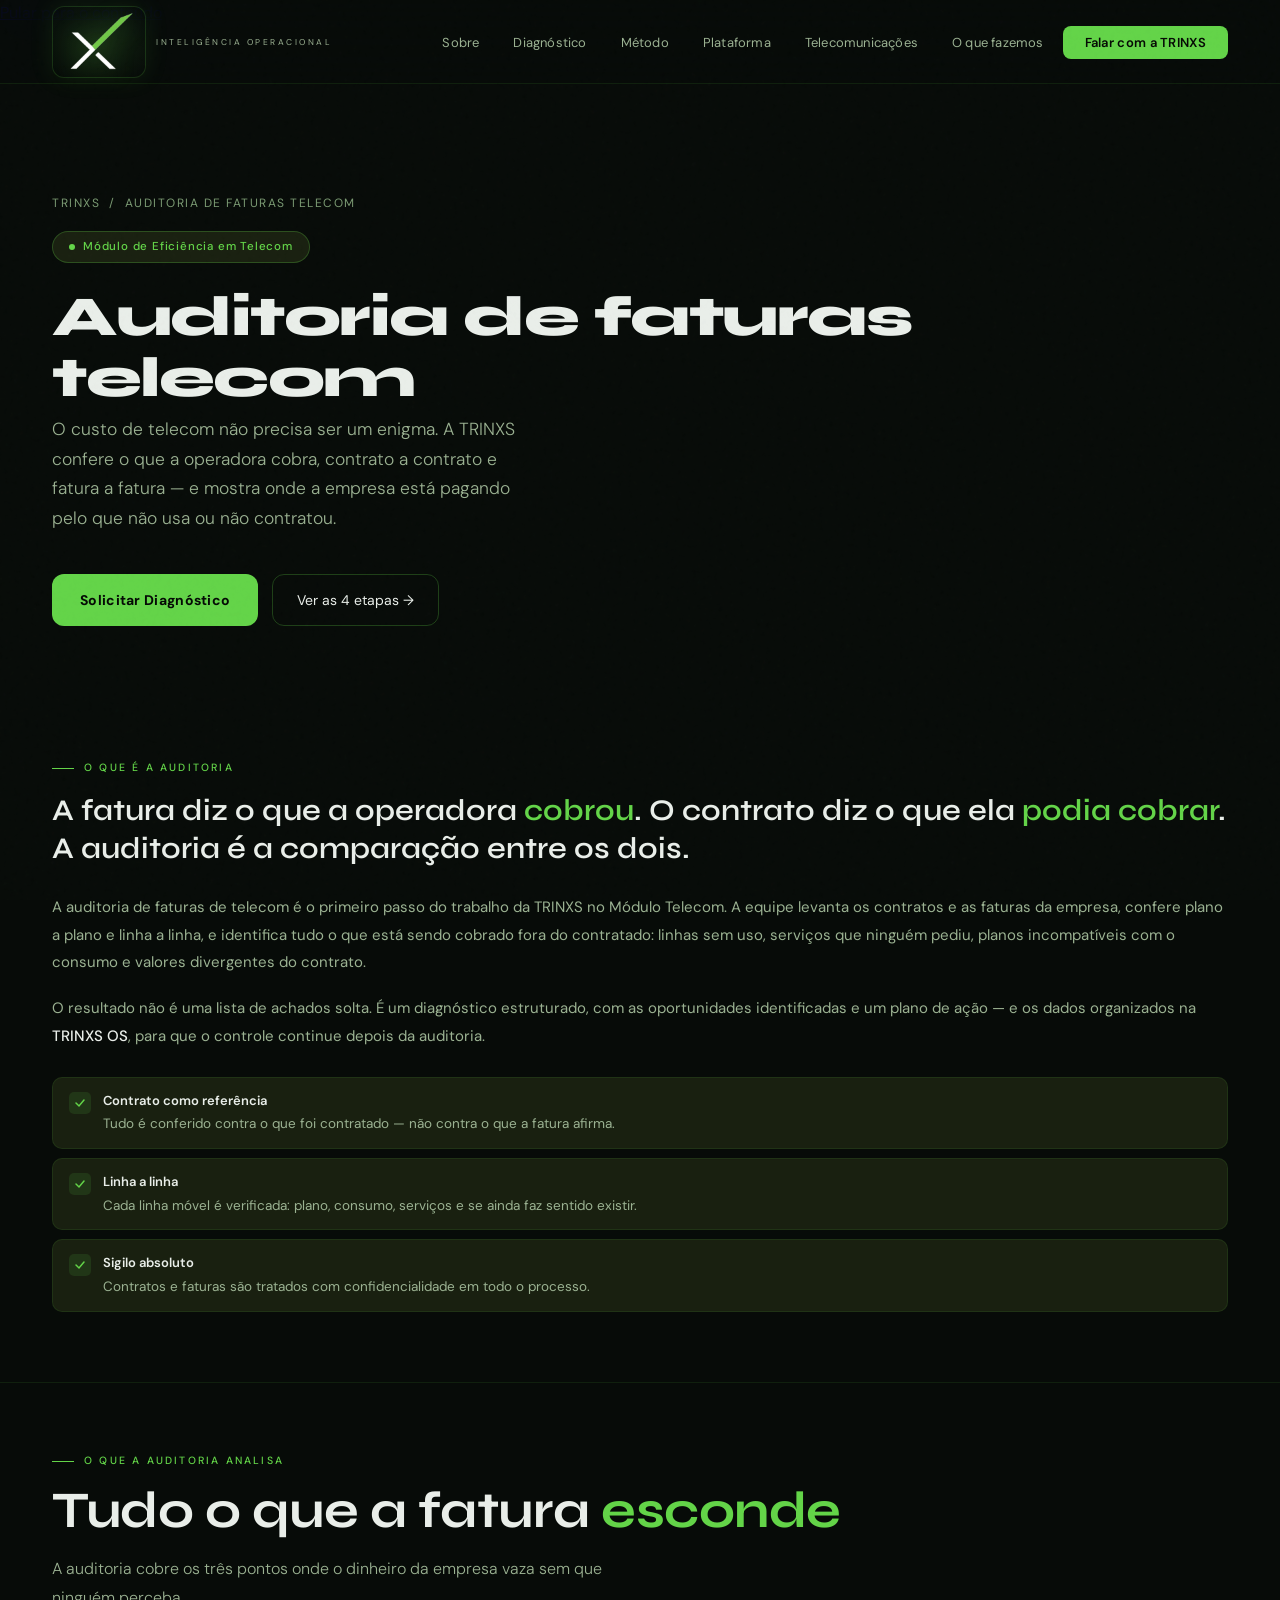
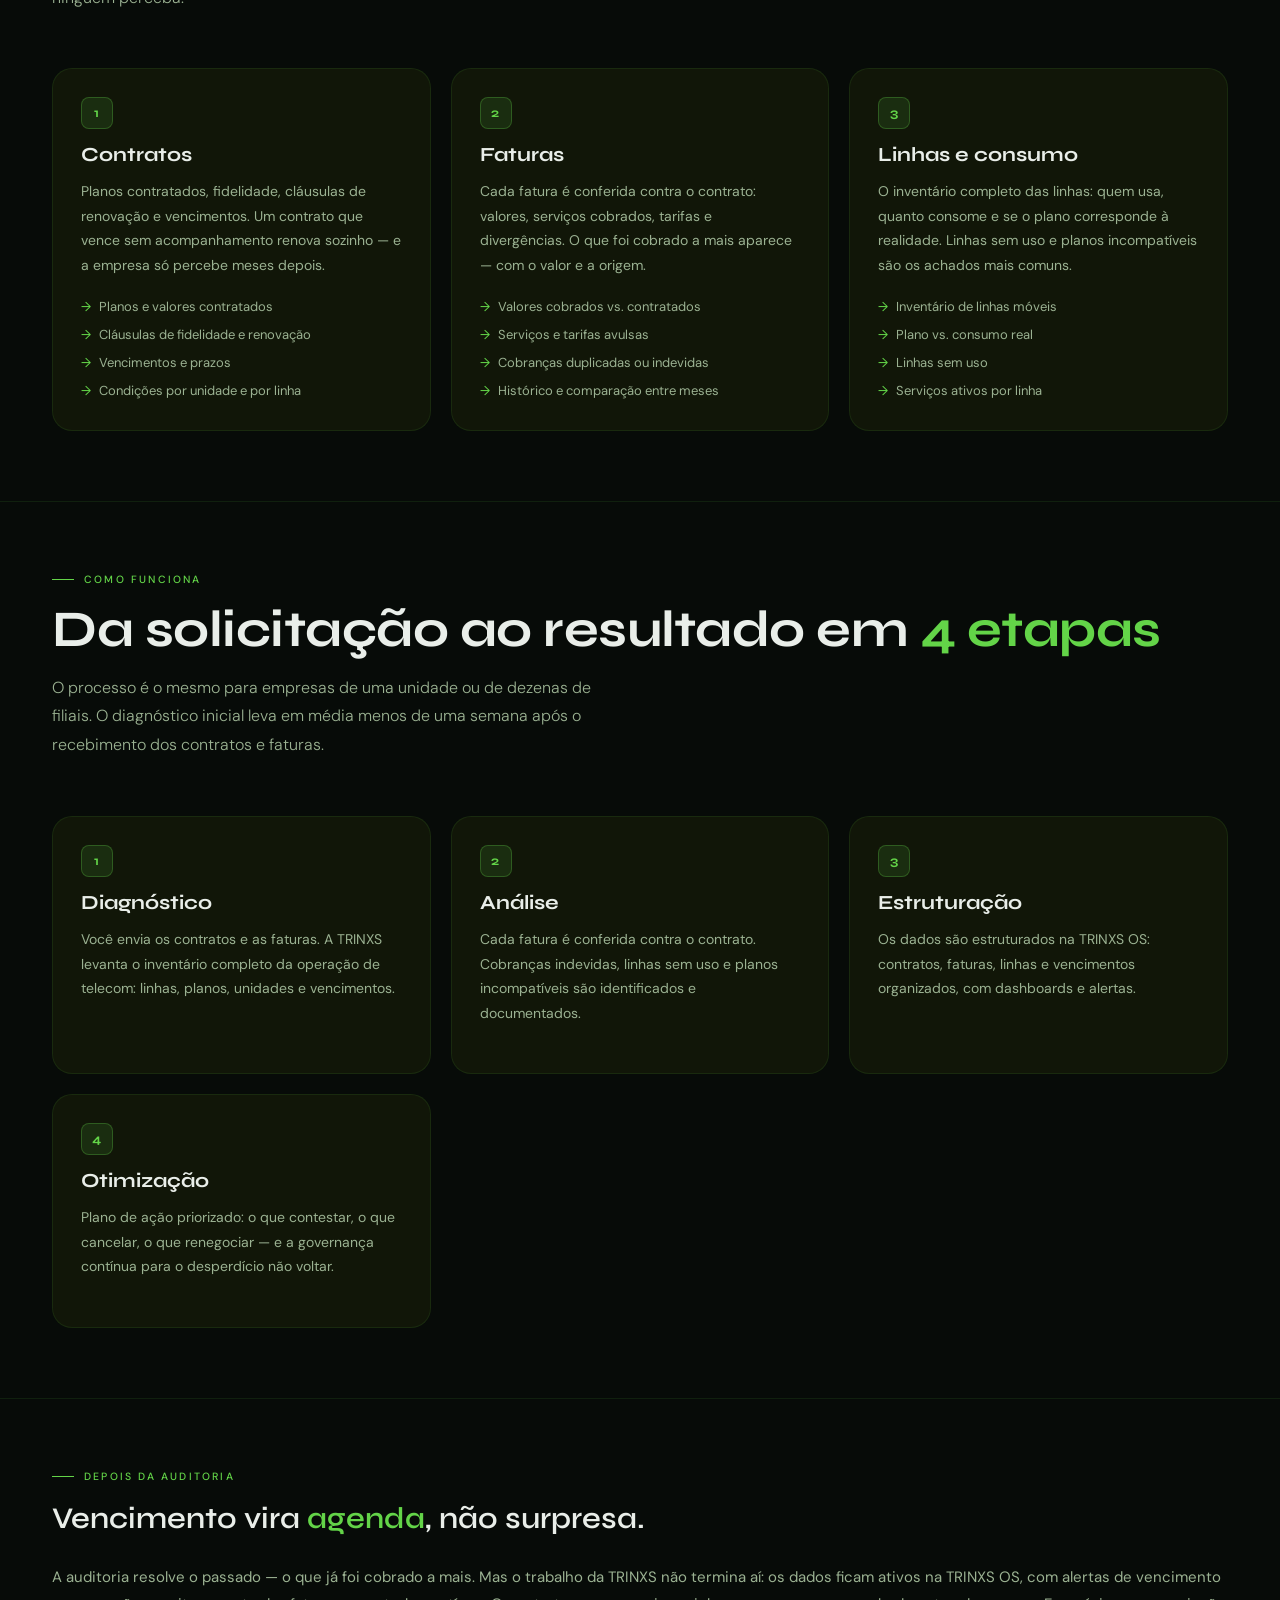
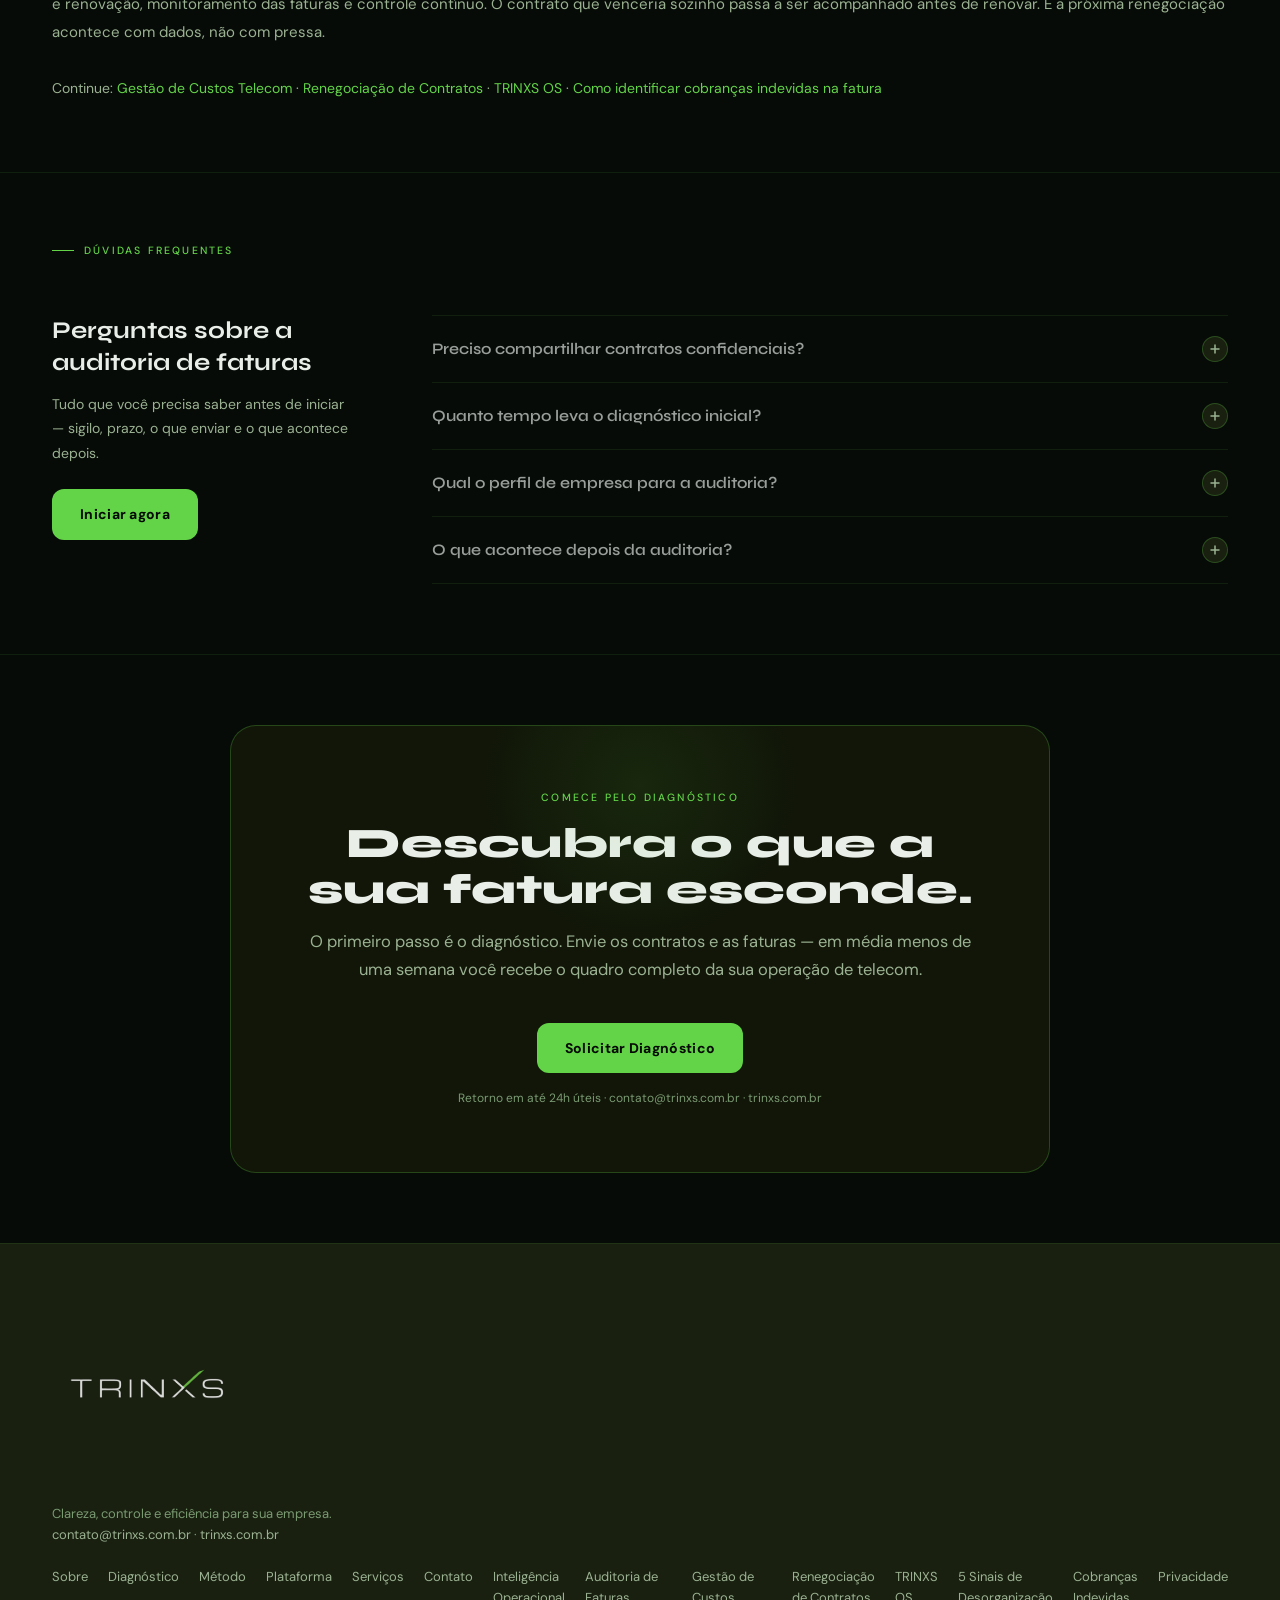
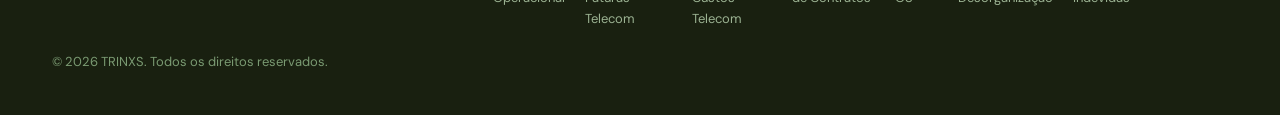
<file: auditoria-faturas-telecom.html>
<!DOCTYPE html>
<html lang="pt-BR">
<head>
<meta charset="UTF-8">
<meta name="viewport" content="width=device-width, initial-scale=1.0">
<title>Auditoria de Faturas Telecom | TRINXS</title>
<link rel="icon" type="image/png" href="/favicon.png">
<meta name="description" content="Auditoria de faturas de telecom: a TRINXS confere contrato a contrato o que a operadora cobra, encontra cobranças indevidas e organiza tudo na TRINXS OS.">
<link rel="canonical" href="https://www.trinxs.com.br/auditoria-faturas-telecom">
<meta name="robots" content="index, follow">
<meta name="theme-color" content="#070B08">
<meta property="og:type" content="website">
<meta property="og:title" content="Auditoria de Faturas Telecom | TRINXS">
<meta property="og:description" content="Auditoria de faturas de telecom: a TRINXS confere contrato a contrato o que a operadora cobra, encontra cobranças indevidas e organiza tudo na TRINXS OS.">
<meta property="og:url" content="https://www.trinxs.com.br/auditoria-faturas-telecom">
<meta property="og:image" content="https://www.trinxs.com.br/favicon.png">
<meta name="twitter:card" content="summary">
<meta name="twitter:title" content="Auditoria de Faturas Telecom | TRINXS">
<meta name="twitter:description" content="Auditoria de faturas de telecom: a TRINXS confere contrato a contrato o que a operadora cobra, encontra cobranças indevidas e organiza tudo na TRINXS OS.">
<script type="application/ld+json">{"@context": "https://schema.org", "@type": "Service", "name": "Auditoria de Faturas Telecom", "serviceType": ["Auditoria de faturas telecom", "Auditoria de contratos", "Contestação de faturas"], "provider": {"@type": "Organization", "name": "TRINXS Inteligência Operacional", "url": "https://www.trinxs.com.br/", "email": "contato@trinxs.com.br", "sameAs": ["https://www.instagram.com/somostrinxs"]}, "areaServed": [{"@type": "City", "name": "Florianópolis"}, {"@type": "State", "name": "Santa Catarina"}, {"@type": "Country", "name": "Brasil"}], "description": "Auditoria de faturas de telecom: a TRINXS confere contrato a contrato o que a operadora cobra, encontra cobranças indevidas e organiza tudo na TRINXS OS.", "url": "https://www.trinxs.com.br/auditoria-faturas-telecom"}</script>
<link rel="preconnect" href="https://fonts.googleapis.com">
<link href="https://fonts.googleapis.com/css2?family=Syne:wght@400;500;600;700;800&family=DM+Sans:ital,opsz,wght@0,9..40,300;0,9..40,400;0,9..40,500;0,9..40,600;1,9..40,300&display=swap" rel="stylesheet">
<style>

/* ============================================================
   TRINXS — WEBSITE v4.0
   Brand green: #63D448  |  Dark bg: #070B08
   ============================================================ */
*,*::before,*::after{box-sizing:border-box;margin:0;padding:0}
html{scroll-behavior:smooth;font-size:16px}
body{font-family:'DM Sans',sans-serif;background:#070B08;color:#E9EEE9;overflow-x:hidden;line-height:1.6}
:root{
  --g:#63D448;
  --g2:#4BB835;
  --g3:#368522;
  --gdim:rgba(99,212,72,0.12);
  --gbright:rgba(99,212,72,0.28);
  --s1:#0C1109;
  --s2:#111608;
  --s3:#192010;
  --border:rgba(99,212,72,0.10);
  --bhi:rgba(99,212,72,0.26);
  --muted:#9BB292;
  --dim:#7A9A72;
  --ff:'Syne',sans-serif;
  --r:12px;
  --rl:20px;
  /* Alert palette */
  --al-green:#63D448;
  --al-yellow:#F5C842;
  --al-orange:#F08030;
  --al-red:#E84545;
  --al-blue:#63D448;
  --al-purple:#E9EEE9;
}
::-webkit-scrollbar{width:3px}
::-webkit-scrollbar-track{background:#070B08}
::-webkit-scrollbar-thumb{background:var(--g3);border-radius:2px}
/* Grain */
body::after{content:'';position:fixed;inset:0;background:url("data:image/svg+xml,%3Csvg viewBox='0 0 200 200' xmlns='http://www.w3.org/2000/svg'%3E%3Cfilter id='n'%3E%3CfeTurbulence type='fractalNoise' baseFrequency='0.85' numOctaves='4' stitchTiles='stitch'/%3E%3C/filter%3E%3Crect width='100%25' height='100%25' filter='url(%23n)' opacity='0.035'/%3E%3C/svg%3E");pointer-events:none;z-index:9999;opacity:.5}

/* ── NAV ── */
nav{position:fixed;top:0;left:0;right:0;z-index:200;height:84px;padding:0 52px;display:flex;align-items:center;justify-content:space-between;background:rgba(7,11,8,.88);backdrop-filter:blur(24px);-webkit-backdrop-filter:blur(24px);border-bottom:1px solid var(--border);transition:background .3s}
.nav-logo{display:flex;align-items:center;gap:0;text-decoration:none}
.nav-logo-wrap{position:relative;height:72px;display:flex;align-items:center;background:radial-gradient(ellipse at center,rgba(99,212,72,.14),rgba(99,212,72,.04) 70%,transparent 100%);border:1px solid rgba(99,212,72,.18);border-radius:12px;padding:4px 10px;box-shadow:0 0 24px rgba(99,212,72,.10)}
.nav-logo-img{height:72px;width:auto;object-fit:contain;filter:drop-shadow(0 2px 12px rgba(99,212,72,.25))}
.nav-sub{font-size:8.5px;font-weight:400;letter-spacing:2.5px;color:var(--muted);font-family:'DM Sans',sans-serif;text-transform:uppercase;white-space:nowrap;margin-left:10px;margin-top:2px}
.nav-links{display:flex;align-items:center;gap:4px;list-style:none}
.nav-links a{text-decoration:none;font-size:13px;color:var(--muted);padding:7px 15px;border-radius:7px;transition:all .2s;letter-spacing:.2px}
.nav-links a:hover{color:#E9EEE9;background:var(--s3)}
.nav-cta{background:var(--g)!important;color:#050A04!important;font-weight:600!important;padding:8px 22px!important;border-radius:8px!important;letter-spacing:.3px!important}
.nav-cta:hover{background:var(--g2)!important;transform:translateY(-1px);box-shadow:0 6px 24px rgba(99,212,72,.3)!important}
.nav-burger{display:none;background:none;border:1px solid var(--border);border-radius:6px;padding:7px 11px;color:#E9EEE9;cursor:pointer;font-size:17px}

/* ── HERO ── */
#hero{min-height:100vh;display:flex;align-items:center;padding:138px 52px 80px;position:relative;overflow:hidden}
.hero-bg{position:absolute;inset:0;background:radial-gradient(ellipse 65% 55% at 62% 38%,rgba(58,140,30,.11) 0%,transparent 68%),radial-gradient(ellipse 35% 35% at 82% 78%,rgba(99,212,72,.05) 0%,transparent 60%)}
.hero-grid{position:absolute;inset:0;background-image:linear-gradient(rgba(99,212,72,.035) 1px,transparent 1px),linear-gradient(90deg,rgba(99,212,72,.035) 1px,transparent 1px);background-size:56px 56px;mask-image:radial-gradient(ellipse 85% 85% at 50% 50%,#000 20%,transparent 100%)}
.hero-inner{position:relative;max-width:1240px;margin:0 auto;width:100%;display:grid;grid-template-columns:1fr 1fr;gap:72px;align-items:center}
@keyframes fadeUp{from{opacity:0;transform:translateY(22px)}to{opacity:1;transform:translateY(0)}}
.htag{display:inline-flex;align-items:center;gap:8px;background:var(--s3);border:1px solid var(--bhi);border-radius:20px;padding:6px 16px;font-size:11.5px;color:var(--g);font-weight:500;letter-spacing:.8px;margin-bottom:24px;animation:fadeUp .6s ease both}
.htag::before{content:'';width:6px;height:6px;background:var(--g);border-radius:50%;animation:pdot 2s ease-in-out infinite}
@keyframes pdot{0%,100%{opacity:1;transform:scale(1)}50%{opacity:.4;transform:scale(1.4)}}
.hero-h1{font-family:var(--ff);font-size:clamp(44px,5.2vw,72px);font-weight:800;line-height:1.08;letter-spacing:-1.5px;margin-bottom:6px;animation:fadeUp .6s .1s ease both}
.hero-h1 em{font-style:normal;color:var(--g)}
.hero-h1 .dim{color:var(--muted);font-weight:400}
.hero-lead{font-size:17.5px;font-weight:300;color:var(--muted);line-height:1.7;max-width:480px;margin-bottom:40px;animation:fadeUp .6s .2s ease both}
.hero-lead strong{color:#E9EEE9;font-weight:400}
.hero-btns{display:flex;gap:14px;animation:fadeUp .6s .3s ease both;flex-wrap:wrap}
.btn-p{display:inline-flex;align-items:center;gap:8px;background:var(--g);color:#040904;font-size:14px;font-weight:700;padding:14px 28px;border-radius:var(--r);text-decoration:none;transition:all .22s;letter-spacing:.3px;border:none;cursor:pointer;font-family:'DM Sans',sans-serif}
.btn-p:hover{background:var(--g2);transform:translateY(-2px);box-shadow:0 10px 32px rgba(99,212,72,.32)}
.btn-p svg{width:15px;height:15px;flex-shrink:0}
.btn-s{display:inline-flex;align-items:center;gap:8px;background:transparent;color:#E9EEE9;font-size:14px;font-weight:400;padding:14px 24px;border-radius:var(--r);text-decoration:none;border:1px solid var(--bhi);transition:all .22s}
.btn-s:hover{background:var(--s3);border-color:var(--g)}
.hero-visual{animation:fadeUp .6s .35s ease both}

/* ── DASHBOARD CARD ── */
.dash-card{background:var(--s2);border:1px solid var(--border);border-radius:var(--rl);padding:26px;position:relative;overflow:hidden}
.dash-card::before{content:'';position:absolute;top:0;left:0;right:0;height:1px;background:linear-gradient(90deg,transparent,var(--g),transparent)}
.dash-top{display:flex;align-items:center;justify-content:space-between;margin-bottom:20px}
.dash-ttl{font-size:11px;font-weight:500;color:var(--muted);letter-spacing:1.2px}
.dash-live{display:flex;align-items:center;gap:5px;font-size:10.5px;color:var(--g)}
.dash-live::before{content:'';width:5px;height:5px;background:var(--g);border-radius:50%;animation:pdot 1.5s ease-in-out infinite}
.kpi-row{display:grid;grid-template-columns:repeat(3,1fr);gap:10px;margin-bottom:18px}
.kpi{background:var(--s3);border:1px solid var(--border);border-radius:var(--r);padding:14px 12px;text-align:center;transition:border-color .2s}
.kpi:hover{border-color:var(--bhi)}
.kpi-v{font-family:var(--ff);font-size:23px;font-weight:700;color:var(--g);line-height:1;margin-bottom:3px}
.kpi-l{font-size:10px;color:var(--muted);letter-spacing:.4px}
.kpi-d{font-size:10px;color:#86E84A;margin-top:2px}
.chart-box{background:var(--s3);border:1px solid var(--border);border-radius:var(--r);padding:14px;margin-bottom:14px}
.chart-lbl{font-size:10.5px;color:var(--muted);margin-bottom:11px}
.sparksvg{width:100%;height:58px}
.alerts{display:flex;flex-direction:column;gap:7px}
.al{display:flex;align-items:center;gap:9px;background:var(--s3);border-radius:8px;padding:9px 13px;font-size:12px;border:1px solid transparent;transition:border-color .2s}
.al:hover{border-color:var(--border)}
.al-dot{width:8px;height:8px;border-radius:50%;flex-shrink:0}
.al-t{color:#E9EEE9;flex:1;font-size:11.5px}
.al-time{color:var(--dim);font-size:10.5px}

/* ── SECTION BASE ── */
section{padding:104px 52px}
.ctr{max-width:1240px;margin:0 auto}
.eyebrow{font-size:10.5px;font-weight:500;letter-spacing:2.2px;color:var(--g);margin-bottom:14px;display:flex;align-items:center;gap:10px;text-transform:uppercase}
.eyebrow::before{content:'';width:22px;height:1px;background:var(--g)}
h2.sh{font-family:var(--ff);font-size:clamp(32px,4vw,54px);font-weight:700;line-height:1.08;letter-spacing:-.5px;margin-bottom:16px}
h2.sh em{font-style:normal;color:var(--g)}
.lead{font-size:17px;font-weight:300;color:var(--muted);max-width:560px;line-height:1.75;margin-bottom:60px}
.lead strong{color:#E9EEE9;font-weight:400}
.sdiv{height:1px;background:linear-gradient(90deg,transparent,var(--bhi),transparent)}
.reveal{opacity:0;transform:translateY(26px);transition:opacity .75s ease,transform .75s ease}
.reveal.vis{opacity:1;transform:translateY(0)}

/* ── SOBRE ── */
#sobre{background:var(--s1)}
.about-g{display:grid;grid-template-columns:1fr 1fr;gap:64px;align-items:center}
.about-stmt{font-family:var(--ff);font-size:30px;font-weight:600;line-height:1.28;margin-bottom:26px}
.about-stmt em{font-style:normal;color:var(--g)}
.about-body{font-size:15px;color:var(--muted);line-height:1.85;margin-bottom:18px}
.about-body strong{color:#E9EEE9;font-weight:500}
.val-list{list-style:none;display:flex;flex-direction:column;gap:9px;margin-top:26px}
.val-item{display:flex;align-items:flex-start;gap:12px;font-size:13.5px;color:var(--muted);padding:13px 16px;background:var(--s3);border:1px solid var(--border);border-radius:10px;transition:all .25s}
.val-item:hover{border-color:var(--bhi);transform:translateX(4px)}
.vi-icon{width:22px;height:22px;background:var(--gdim);border-radius:5px;display:flex;align-items:center;justify-content:center;flex-shrink:0;margin-top:1px}
.vi-icon svg{width:12px;height:12px;color:var(--g)}
.vi-text strong{display:block;font-size:13px;font-weight:600;color:#E9EEE9;margin-bottom:2px}
.tri-col{display:flex;flex-direction:column;gap:11px}
.tc{background:var(--s2);border:1px solid var(--border);border-radius:var(--rl);padding:22px;transition:all .3s;position:relative;overflow:hidden;cursor:default}
.tc::before{content:'';position:absolute;left:0;top:0;bottom:0;width:3px;background:var(--g);transform:scaleY(0);transition:transform .35s;transform-origin:bottom}
.tc:hover::before{transform:scaleY(1)}
.tc:hover{border-color:var(--bhi);transform:translateX(5px)}
.tc-h{display:flex;align-items:center;gap:12px;margin-bottom:9px}
.tc-n{font-family:var(--ff);font-size:13px;font-weight:700;color:var(--g);width:28px;height:28px;background:var(--gdim);border-radius:6px;display:flex;align-items:center;justify-content:center;flex-shrink:0}
.tc-name{font-family:var(--ff);font-size:15px;font-weight:600}
.tc-desc{font-size:13px;color:var(--muted);line-height:1.65}
.tc-tags{display:flex;gap:6px;flex-wrap:wrap;margin-top:10px}
.tctag{font-size:10px;color:var(--g);background:var(--gdim);border:1px solid rgba(99,212,72,.18);padding:3px 9px;border-radius:4px}

/* ── DIAGNÓSTICO ── */
#diagnostico{background:#070B08}
.diag-g{display:grid;grid-template-columns:1fr 1.15fr;gap:60px;align-items:start}
.steps{display:flex;flex-direction:column;gap:0}
.step{display:flex;gap:20px;padding:24px 0;border-bottom:1px solid var(--border);cursor:pointer;transition:all .2s}
.step:last-child{border-bottom:none}
.step-n{font-family:var(--ff);font-size:42px;font-weight:800;color:var(--s3);line-height:1;min-width:52px;transition:color .3s}
.step.active .step-n,.step:hover .step-n{color:var(--g)}
.step-c{opacity:.55;transition:opacity .2s}
.step.active .step-c,.step:hover .step-c{opacity:1}
.step-title{font-family:var(--ff);font-size:18px;font-weight:600;margin-bottom:6px}
.step-desc{font-size:14px;color:var(--muted);line-height:1.65}
.step-tag{display:inline-flex;align-items:center;gap:5px;font-size:10.5px;color:var(--g);margin-top:9px}
.step-tag::before{content:'▸'}
.detail-area{position:sticky;top:96px}
.detail{background:var(--s2);border:1px solid var(--border);border-radius:var(--rl);padding:34px;display:none}
.detail.active{display:block;animation:fadeUp .3s ease}
.d-phase{font-size:10px;font-weight:500;letter-spacing:2px;color:var(--g);margin-bottom:12px;text-transform:uppercase}
.d-title{font-family:var(--ff);font-size:28px;font-weight:700;margin-bottom:16px}
.d-body{font-size:14px;color:var(--muted);line-height:1.82;margin-bottom:20px}
.d-list{list-style:none;display:flex;flex-direction:column;gap:8px}
.d-list li{display:flex;align-items:flex-start;gap:10px;font-size:13.5px;color:var(--muted)}
.d-list li::before{content:'→';color:var(--g);flex-shrink:0}
.d-result{margin-top:20px;background:var(--gdim);border:1px solid rgba(99,212,72,.18);border-radius:10px;padding:14px 16px;font-size:13px;color:var(--g)}
.d-result strong{display:block;font-size:10px;letter-spacing:1.2px;margin-bottom:4px;color:#86E84A;text-transform:uppercase}

/* ── MÉTODO ── */
#metodo{background:var(--s1)}
.met-intro{display:grid;grid-template-columns:1fr 1fr;gap:60px;margin-bottom:56px;align-items:start}
.deic{display:grid;grid-template-columns:repeat(4,1fr);gap:14px}
.dc{background:var(--s2);border:1px solid var(--border);border-radius:var(--rl);padding:24px 20px;position:relative;overflow:hidden;transition:all .3s}
.dc:hover{border-color:var(--bhi);transform:translateY(-5px);box-shadow:0 22px 44px rgba(0,0,0,.35)}
.dc::after{content:'';position:absolute;bottom:0;left:0;right:0;height:2px;background:var(--g);transform:scaleX(0);transition:transform .35s}
.dc:hover::after{transform:scaleX(1)}
.dc-letter{font-family:var(--ff);font-size:54px;font-weight:800;color:var(--s3);line-height:1;margin-bottom:11px;transition:color .3s}
.dc:hover .dc-letter{color:var(--g)}
.dc-word{font-family:var(--ff);font-size:16px;font-weight:600;margin-bottom:8px}
.dc-desc{font-size:12.5px;color:var(--muted);line-height:1.72}
.dc-tag{font-size:10.5px;color:var(--g);margin-top:12px;font-style:italic}

/* ── PLATAFORMA ── */
#plataforma{background:#070B08;position:relative;overflow:hidden}
#plataforma::before{content:'';position:absolute;top:-180px;right:-180px;width:580px;height:580px;background:radial-gradient(ellipse,rgba(58,140,30,.09) 0%,transparent 70%);pointer-events:none}
.plat-hdr{text-align:center;margin-bottom:56px}
.plat-hdr .eyebrow{justify-content:center}
.plat-hdr .eyebrow::before{display:none}
.plat-hdr .lead{margin:0 auto;text-align:center}

/* OS Mockup */
.os{background:var(--s2);border:1px solid var(--border);border-radius:var(--rl);overflow:hidden;max-width:940px;margin:0 auto 56px;box-shadow:0 48px 96px rgba(0,0,0,.55)}
.os-bar{background:var(--s3);padding:12px 20px;display:flex;align-items:center;gap:12px;border-bottom:1px solid var(--border)}
.os-dots{display:flex;gap:6px}
.os-dots span{width:10px;height:10px;border-radius:50%}
.os-dots span:nth-child(1){background:#E84545}
.os-dots span:nth-child(2){background:#F5C842}
.os-dots span:nth-child(3){background:var(--g)}
.os-url{flex:1;background:var(--s2);border-radius:5px;padding:6px 12px;font-size:12px;color:var(--dim);font-family:monospace;text-align:center}
.os-live{font-size:10.5px;color:var(--g);display:flex;align-items:center;gap:5px}
.os-live::before{content:'';width:5px;height:5px;background:var(--g);border-radius:50%;animation:pdot 1.4s ease-in-out infinite}
.os-body{display:grid;grid-template-columns:196px 1fr;min-height:440px}
.os-side{background:var(--s3);border-right:1px solid var(--border);padding:18px 10px}
.os-side-hdr{font-size:10px;font-weight:500;color:var(--dim);letter-spacing:1.2px;margin-bottom:14px;padding:0 8px;text-transform:uppercase}
.sni{display:flex;align-items:center;gap:8px;padding:9px 12px;border-radius:7px;font-size:12.5px;color:var(--muted);cursor:pointer;transition:all .2s;margin-bottom:2px}
.sni svg{width:13px;height:13px;flex-shrink:0}
.sni:hover{background:var(--s2);color:#E9EEE9}
.sni.act{background:var(--gdim);color:var(--g);border:1px solid rgba(99,212,72,.18)}
.os-main{padding:24px}
.os-mhdr{display:flex;align-items:center;justify-content:space-between;margin-bottom:20px}
.os-mtitle{font-family:var(--ff);font-size:18px;font-weight:600}
.os-mmeta{font-size:11.5px;color:var(--muted)}
.os-mmeta span{color:var(--g)}
.os-kpis{display:grid;grid-template-columns:repeat(4,1fr);gap:11px;margin-bottom:18px}
.os-kpi{background:var(--s3);border:1px solid var(--border);border-radius:var(--r);padding:14px;transition:border-color .2s}
.os-kpi:hover{border-color:var(--bhi)}
.os-kv{font-family:var(--ff);font-size:24px;font-weight:700;line-height:1}
.os-kl{font-size:10.5px;color:var(--muted);margin-top:3px}
.os-kt{font-size:10.5px;margin-top:4px}
.os-charts{display:grid;grid-template-columns:2fr 1fr;gap:11px}
.os-cb{background:var(--s3);border:1px solid var(--border);border-radius:var(--r);padding:16px}
.os-cl{font-size:11px;color:var(--muted);margin-bottom:12px;display:flex;align-items:center;justify-content:space-between}
.os-cl span{font-size:10px;color:var(--g)}
.bchart{display:flex;align-items:flex-end;gap:5px;height:82px}
.bi{flex:1;display:flex;flex-direction:column;align-items:center;gap:4px}
.b{width:100%;border-radius:4px 4px 0 0;transition:all .3s}
.b:hover{filter:brightness(1.2)}
.bl{font-size:9px;color:var(--dim)}
.os-als{display:flex;flex-direction:column;gap:7px}
.osa{display:flex;align-items:center;gap:8px;font-size:11px;padding:8px 10px;border-radius:6px;background:var(--s2);border:1px solid var(--border)}
.osa-dot{width:7px;height:7px;border-radius:50%;flex-shrink:0}

/* Módulos */
.mods{display:grid;grid-template-columns:repeat(3,1fr);gap:15px;max-width:940px;margin:0 auto}
.mod{background:var(--s2);border:1px solid var(--border);border-radius:var(--rl);padding:24px;transition:all .3s}
.mod:hover{border-color:var(--bhi);transform:translateY(-4px)}
.mod-ico{width:40px;height:40px;background:var(--gdim);border-radius:10px;display:flex;align-items:center;justify-content:center;margin-bottom:16px}
.mod-ico svg{width:20px;height:20px;color:var(--g)}
.mod-n{font-family:var(--ff);font-size:15px;font-weight:600;margin-bottom:7px}
.mod-d{font-size:13px;color:var(--muted);line-height:1.7}
.mod-tag{display:inline-block;margin-top:11px;font-size:10px;color:var(--g);background:var(--gdim);border:1px solid rgba(99,212,72,.18);padding:3px 10px;border-radius:4px;letter-spacing:.4px}

/* ── O QUE FAZEMOS ── */
#o-que-fazemos{background:var(--s1)}
.svcs{display:grid;grid-template-columns:repeat(3,1fr);gap:20px}
.svc{background:var(--s2);border:1px solid var(--border);border-radius:var(--rl);padding:28px;transition:all .3s;position:relative;overflow:hidden}
.svc::before{content:'';position:absolute;top:0;left:0;right:0;height:2px;transform:scaleX(0);transition:transform .4s}
.svc:hover::before{transform:scaleX(1)}
.svc:hover{border-color:var(--bhi);transform:translateY(-5px);box-shadow:0 24px 48px rgba(0,0,0,.32)}
/* Number badge per card */
.svc-num{font-family:var(--ff);font-size:13px;font-weight:700;width:32px;height:32px;border-radius:8px;display:inline-flex;align-items:center;justify-content:center;background:var(--gdim);border:1px solid var(--gbright);color:var(--g);letter-spacing:.5px;margin-bottom:14px;transition:all .25s;flex-shrink:0}
.svc:hover .svc-num{background:var(--g);color:#040904;border-color:var(--g)}

.svc-badge{display:inline-block;font-size:10px;font-weight:500;letter-spacing:1px;padding:4px 12px;border-radius:4px;margin-bottom:16px}
.svc-name{font-family:var(--ff);font-size:20px;font-weight:700;margin-bottom:12px;line-height:1.2}
.svc-desc{font-size:14px;color:var(--muted);line-height:1.75;margin-bottom:20px}
.svc-items{list-style:none;display:flex;flex-direction:column;gap:7px}
.svc-items li{display:flex;gap:8px;font-size:13px;color:var(--muted)}
.svc-items li::before{content:'→';color:var(--g);flex-shrink:0}
/* Card 1 accent */
.svc:nth-child(1)::before{background:linear-gradient(90deg,var(--al-green),var(--g2))}
.svc:nth-child(2)::before{background:linear-gradient(90deg,var(--al-blue),#2D7FCC)}
.svc:nth-child(3)::before{background:linear-gradient(90deg,var(--al-purple),#7A54C8)}

/* ── INDICADORES ── */
#indicadores{background:#070B08}
.metrics{display:grid;grid-template-columns:repeat(4,1fr);gap:15px;margin-bottom:40px}
.mc{background:var(--s2);border:1px solid var(--border);border-radius:var(--rl);padding:24px 20px;text-align:center;transition:all .3s}
.mc:hover{border-color:var(--bhi)}
.mc-icon{width:44px;height:44px;background:var(--s3);border:1px solid var(--border);border-radius:10px;display:flex;align-items:center;justify-content:center;margin:0 auto 16px;transition:border-color .2s}
.mc:hover .mc-icon{border-color:var(--bhi)}
.mc-icon svg{width:22px;height:22px}
.mc-v{font-family:var(--ff);font-size:38px;font-weight:800;color:var(--g);line-height:1;margin-bottom:5px}
.mc-l{font-size:13.5px;color:#E9EEE9;margin-bottom:3px;font-weight:500}
.mc-s{font-size:11.5px;color:var(--muted)}
.prog-box{background:var(--s2);border:1px solid var(--border);border-radius:var(--rl);padding:28px}
.prog-title{font-family:var(--ff);font-size:16px;font-weight:600;margin-bottom:22px}
.pi{margin-bottom:16px}
.pi:last-child{margin-bottom:0}
.pi-row{display:flex;justify-content:space-between;margin-bottom:7px;font-size:13px}
.pi-name{color:#E9EEE9}
.pi-val{font-weight:600}
.pi-bar{height:6px;background:var(--s3);border-radius:3px;overflow:hidden}
.pi-fill{height:100%;border-radius:3px;width:0;transition:width 1.3s ease}

/* ── CTA ── */
#cta{background:var(--s1);padding:80px 52px}
.cta-box{max-width:820px;margin:0 auto;text-align:center;background:var(--s2);border:1px solid var(--bhi);border-radius:26px;padding:64px;position:relative;overflow:hidden}
.cta-box::before{content:'';position:absolute;top:-100px;left:50%;transform:translateX(-50%);width:320px;height:320px;background:radial-gradient(ellipse,rgba(99,212,72,.09) 0%,transparent 70%);pointer-events:none}
.cta-eyebrow{justify-content:center}
.cta-eyebrow::before{display:none}
.cta-h{font-family:var(--ff);font-size:42px;font-weight:800;margin-bottom:16px;line-height:1.08}
.cta-h em{font-style:normal;color:var(--g)}
.cta-sub{font-size:16.5px;color:var(--muted);margin-bottom:38px;line-height:1.72}
.cta-btns{display:flex;gap:14px;justify-content:center;flex-wrap:wrap}
.form-row{display:flex;gap:10px;justify-content:center;margin-top:32px;flex-wrap:wrap}
.finput{background:var(--s3);border:1px solid var(--border);border-radius:var(--r);padding:13px 18px;font-size:14px;color:#E9EEE9;font-family:'DM Sans',sans-serif;outline:none;transition:border-color .2s;min-width:230px}
.finput:focus{border-color:var(--g)}
.finput::placeholder{color:var(--dim)}

/* ── FOOTER ── */
footer{background:var(--s3);border-top:1px solid var(--border);padding:42px 52px}
.ft-inner{max-width:1240px;margin:0 auto;display:flex;align-items:center;justify-content:space-between;flex-wrap:wrap;gap:22px}
.ft-copy{font-size:13px;color:var(--dim)}
.ft-copy a{color:var(--muted);text-decoration:none;transition:color .2s}
.ft-copy a:hover{color:var(--g)}
.ft-links{display:flex;gap:20px}
.ft-links a{font-size:13px;color:var(--muted);text-decoration:none;transition:color .2s}
.ft-links a:hover{color:var(--g)}
.ft-logo{height:22px;width:auto;opacity:.85}

/* ── RESPONSIVE ── */
@media(max-width:960px){
  nav{padding:0 24px}
  .nav-links{display:none}
  .nav-burger{display:flex}
  section{padding:64px 24px}
  #hero{padding:118px 24px 60px}
  .hero-inner{grid-template-columns:1fr;gap:44px}
  .hero-visual{order:-1}
  .about-g,.diag-g,.met-intro{grid-template-columns:1fr;gap:40px}
  .deic{grid-template-columns:repeat(2,1fr)}
  .os-body{grid-template-columns:1fr}
  .os-side{display:none}
  .os-kpis{grid-template-columns:repeat(2,1fr)}
  .os-charts{grid-template-columns:1fr}
  .mods{grid-template-columns:1fr 1fr}
  .svcs{grid-template-columns:1fr}
  .metrics{grid-template-columns:repeat(2,1fr)}
  .cta-box{padding:36px 24px}
  .cta-h{font-size:28px}
  footer{padding:34px 24px}
  .ft-inner{flex-direction:column;align-items:flex-start}
}

/* ============================================================
   TRINXS — TELECOM MODULE
   Brand: #63D448 | BG: #070B08 | Syne + DM Sans
   ============================================================ */
*,*::before,*::after{box-sizing:border-box;margin:0;padding:0}
html{scroll-behavior:smooth}
body{font-family:'DM Sans',sans-serif;background:#070B08;color:#E9EEE9;overflow-x:hidden;line-height:1.6}
:root{
  --g:#63D448;--g2:#4BB835;--g3:#368522;
  --gdim:rgba(99,212,72,0.12);--gbright:rgba(99,212,72,0.28);
  --s1:#0C1109;--s2:#111608;--s3:#192010;
  --border:rgba(99,212,72,0.10);--bhi:rgba(99,212,72,0.26);
  --muted:#9BB292;--dim:#7A9A72;
  --ff:'Syne',sans-serif;--r:12px;--rl:20px;
}
::-webkit-scrollbar{width:3px}
::-webkit-scrollbar-track{background:#070B08}
::-webkit-scrollbar-thumb{background:var(--g3);border-radius:2px}
body::after{content:'';position:fixed;inset:0;background:url("data:image/svg+xml,%3Csvg viewBox='0 0 200 200' xmlns='http://www.w3.org/2000/svg'%3E%3Cfilter id='n'%3E%3CfeTurbulence type='fractalNoise' baseFrequency='0.85' numOctaves='4' stitchTiles='stitch'/%3E%3C/filter%3E%3Crect width='100%25' height='100%25' filter='url(%23n)' opacity='0.035'/%3E%3C/svg%3E");pointer-events:none;z-index:9999;opacity:.5}

/* ── ANIMAÇÕES ── */
@keyframes fadeUp{from{opacity:0;transform:translateY(22px)}to{opacity:1;transform:translateY(0)}}
@keyframes pdot{0%,100%{opacity:1;transform:scale(1)}50%{opacity:.4;transform:scale(1.4)}}
@keyframes pulse{0%,100%{box-shadow:0 0 0 0 rgba(99,212,72,.3)}70%{box-shadow:0 0 0 8px rgba(99,212,72,0)}}

/* Reveal — começa visível, JS adiciona a classe de transição depois */
.reveal{opacity:1;transform:translateY(0)}
.reveal.will-animate{opacity:0;transform:translateY(26px);transition:opacity .7s ease,transform .7s ease}
.reveal.will-animate.vis{opacity:1;transform:translateY(0)}
.reveal.will-animate.d1{transition-delay:.1s}
.reveal.will-animate.d2{transition-delay:.2s}
.reveal.will-animate.d3{transition-delay:.3s}

/* ── LAYOUT ── */
.ctr{max-width:1240px;margin:0 auto}
section{padding:96px 52px}
.sdiv{height:1px;background:linear-gradient(90deg,transparent,var(--bhi),transparent)}
.eyebrow{font-size:10.5px;font-weight:500;letter-spacing:2.2px;color:var(--g);margin-bottom:14px;display:flex;align-items:center;gap:10px;text-transform:uppercase}
.eyebrow::before{content:'';width:22px;height:1px;background:var(--g)}
h2.sh{font-family:var(--ff);font-size:clamp(32px,4vw,52px);font-weight:700;line-height:1.08;letter-spacing:-.5px;margin-bottom:16px}
h2.sh em{font-style:normal;color:var(--g)}
.lead{font-size:16px;font-weight:300;color:var(--muted);max-width:560px;line-height:1.8;margin-bottom:56px}
.lead strong{color:#E9EEE9;font-weight:400}
.btn-p{display:inline-flex;align-items:center;gap:8px;background:var(--g);color:#040904;font-size:14px;font-weight:700;padding:14px 28px;border-radius:var(--r);text-decoration:none;transition:all .22s;letter-spacing:.3px;border:none;cursor:pointer;font-family:'DM Sans',sans-serif}
.btn-p:hover{background:var(--g2);transform:translateY(-2px);box-shadow:0 10px 32px rgba(99,212,72,.32)}
.btn-p svg{width:15px;height:15px;flex-shrink:0}
.btn-s{display:inline-flex;align-items:center;gap:8px;background:transparent;color:#E9EEE9;font-size:14px;padding:14px 24px;border-radius:var(--r);text-decoration:none;border:1px solid var(--bhi);transition:all .22s}
.btn-s:hover{background:var(--s3);border-color:var(--g)}

/* ══════════════════════════════
   HERO
══════════════════════════════ */
#tc-hero{min-height:100vh;display:flex;align-items:center;padding:100px 52px 80px;position:relative;overflow:hidden}
.tc-hbg{position:absolute;inset:0;background:radial-gradient(ellipse 65% 55% at 65% 40%,rgba(40,120,20,.10) 0%,transparent 68%),radial-gradient(ellipse 30% 30% at 18% 80%,rgba(99,212,72,.04) 0%,transparent 60%)}
.tc-hgrid{position:absolute;inset:0;background-image:linear-gradient(rgba(99,212,72,.03) 1px,transparent 1px),linear-gradient(90deg,rgba(99,212,72,.03) 1px,transparent 1px);background-size:56px 56px;mask-image:radial-gradient(ellipse 85% 85% at 50% 50%,#000 20%,transparent 100%)}
.tc-hinner{position:relative;max-width:1240px;margin:0 auto;width:100%;display:grid;grid-template-columns:1fr 1fr;gap:72px;align-items:center}

.tc-htag{display:inline-flex;align-items:center;gap:8px;background:var(--s3);border:1px solid var(--bhi);border-radius:20px;padding:6px 16px;font-size:11.5px;color:var(--g);font-weight:500;letter-spacing:.8px;margin-bottom:24px;animation:fadeUp .6s ease both}
.tc-htag::before{content:'';width:6px;height:6px;background:var(--g);border-radius:50%;animation:pdot 2s ease-in-out infinite}
.tc-module-lbl{font-size:10px;letter-spacing:2.5px;color:var(--dim);text-transform:uppercase;margin-bottom:8px;animation:fadeUp .6s .05s ease both;display:flex;align-items:center;gap:8px}
.tc-module-lbl::before{content:'';width:18px;height:1px;background:var(--g);opacity:.5}
.tc-h1{font-family:var(--ff);font-size:clamp(40px,5vw,68px);font-weight:800;line-height:1.08;letter-spacing:-1.5px;margin-bottom:8px;animation:fadeUp .6s .1s ease both}
.tc-h1 em{font-style:normal;color:var(--g)}
.tc-h1 .tc-dim{color:var(--muted);font-weight:400;font-size:.82em;letter-spacing:-.5px}
.tc-stmt{font-family:var(--ff);font-size:17px;font-weight:600;color:rgba(233,238,233,.5);line-height:1.4;margin-bottom:18px;animation:fadeUp .6s .15s ease both;border-left:2px solid var(--g);padding-left:16px}
.tc-lead{font-size:16px;font-weight:300;color:var(--muted);line-height:1.75;max-width:500px;margin-bottom:40px;animation:fadeUp .6s .2s ease both}
.tc-lead strong{color:#E9EEE9;font-weight:400}
.tc-btns{display:flex;gap:14px;animation:fadeUp .6s .28s ease both;flex-wrap:wrap}

/* ── DASHBOARD HERO ── */
.tc-dash{background:var(--s2);border:1px solid var(--border);border-radius:var(--rl);overflow:hidden;position:relative;animation:fadeUp .6s .38s ease both}
.tc-dash::before{content:'';position:absolute;top:0;left:0;right:0;height:1px;background:linear-gradient(90deg,transparent,var(--g),transparent)}
.tc-dbar{background:var(--s3);padding:12px 20px;display:flex;align-items:center;gap:12px;border-bottom:1px solid var(--border)}
.tc-ddots{display:flex;gap:6px}
.tc-ddots span{width:10px;height:10px;border-radius:50%}
.tc-ddots span:nth-child(1){background:#E84545}
.tc-ddots span:nth-child(2){background:#F5C842}
.tc-ddots span:nth-child(3){background:var(--g)}
.tc-durl{flex:1;background:var(--s2);border-radius:5px;padding:5px 12px;font-size:11px;color:var(--dim);font-family:monospace;text-align:center}
.tc-dlive{font-size:10.5px;color:var(--g);display:flex;align-items:center;gap:5px}
.tc-dlive::before{content:'';width:5px;height:5px;background:var(--g);border-radius:50%;animation:pdot 1.5s ease-in-out infinite}
.tc-dbody{padding:18px}

/* KPIs 2x2 */
.tc-krow{display:grid;grid-template-columns:repeat(2,1fr);gap:10px;margin-bottom:14px}
.tc-kpi{background:var(--s3);border:1px solid var(--border);border-radius:var(--r);padding:14px 12px;text-align:center;transition:border-color .2s}
.tc-kpi:hover{border-color:var(--bhi)}
.tc-kv{font-family:var(--ff);font-size:22px;font-weight:700;line-height:1;margin-bottom:3px}
.tc-kl{font-size:10px;color:var(--muted);letter-spacing:.4px}
.tc-kd{font-size:10px;margin-top:2px}

/* Barras de análise */
.tc-analysis{background:var(--s3);border:1px solid var(--border);border-radius:var(--r);padding:14px;margin-bottom:14px}
.tc-albl{font-size:10.5px;color:var(--muted);margin-bottom:13px;display:flex;justify-content:space-between;align-items:center}
.tc-albl span{font-size:10px;color:var(--g)}
.tc-brow{margin-bottom:10px}
.tc-brow:last-child{margin-bottom:0}
.tc-bhead{display:flex;justify-content:space-between;font-size:11px;margin-bottom:5px}
.tc-bhead span:first-child{color:#E9EEE9}
.tc-bhead span:last-child{font-weight:600}
.tc-bbg{height:5px;background:#070B08;border-radius:100px;overflow:hidden}
.tc-bfill{height:100%;border-radius:100px;width:0;transition:width 1.5s cubic-bezier(.4,0,.2,1)}

/* Alertas */
.tc-alerts{display:flex;flex-direction:column;gap:7px}
.tc-al{display:flex;align-items:center;gap:9px;background:var(--s3);border-radius:8px;padding:9px 13px;font-size:11.5px;border:1px solid transparent;transition:border-color .2s}
.tc-al:hover{border-color:var(--border)}
.tc-al-dot{width:8px;height:8px;border-radius:50%;flex-shrink:0}
.tc-al-t{color:#E9EEE9;flex:1;font-size:11px}
.tc-al-time{color:var(--dim);font-size:10px;white-space:nowrap}

/* ══════════════════════════════
   BARRA DE MÉTRICAS
══════════════════════════════ */
.tc-mbar{background:var(--s1);border-top:1px solid var(--border);border-bottom:1px solid var(--border)}
.tc-minner{max-width:1240px;margin:0 auto;display:grid;grid-template-columns:repeat(4,1fr)}
.tc-mi{padding:28px 24px;border-right:1px solid var(--border);transition:background .2s}
.tc-mi:last-child{border-right:none}
.tc-mi:hover{background:var(--s2)}
.tc-mval{font-family:var(--ff);font-size:32px;font-weight:800;color:var(--g);line-height:1;margin-bottom:5px}
.tc-mlbl{font-size:12.5px;color:var(--muted)}

/* ══════════════════════════════
   STATEMENT
══════════════════════════════ */
#tc-statement{background:var(--s1);padding:80px 52px}
.tc-sg{max-width:1240px;margin:0 auto;display:grid;grid-template-columns:1fr 1fr;gap:72px;align-items:center}
.tc-sq{font-family:var(--ff);font-size:clamp(24px,3vw,38px);font-weight:700;line-height:1.22;color:#E9EEE9;position:relative;padding-left:28px}
.tc-sq::before{content:'';position:absolute;left:0;top:4px;bottom:4px;width:3px;background:var(--g);border-radius:2px}
.tc-sq em{font-style:normal;color:var(--g)}
.tc-sbody{display:flex;flex-direction:column;gap:18px}
.tc-sp{font-size:15px;color:var(--muted);line-height:1.85;font-weight:300}
.tc-sp strong{color:#E9EEE9;font-weight:500}
.tc-utag{display:inline-flex;align-items:center;gap:8px;background:rgba(99,212,72,.06);border:1px solid rgba(99,212,72,.2);border-radius:8px;padding:12px 16px;font-size:13px;color:var(--g);font-weight:500;line-height:1.5;margin-top:8px}
.tc-utag::before{content:'→';font-size:14px}

/* ══════════════════════════════
   O QUE MAPEAMOS
══════════════════════════════ */
#tc-mapeia{background:#070B08}
.tc-mg{display:grid;grid-template-columns:360px 1fr;gap:72px;align-items:start}
.tc-mitems{display:grid;grid-template-columns:1fr 1fr;gap:1px;background:var(--border);border:1px solid var(--border);border-radius:var(--rl);overflow:hidden}
.tc-mitem{background:#070B08;padding:22px 20px;transition:background .2s}
.tc-mitem:hover{background:var(--s2)}
.tc-mitem:hover .tc-mnum{color:var(--g)}
.tc-mnum{font-size:9px;font-weight:500;letter-spacing:1.5px;color:var(--dim);text-transform:uppercase;margin-bottom:8px;display:block;transition:color .2s}
.tc-mtext{font-size:13.5px;color:var(--muted);line-height:1.55}

/* ══════════════════════════════
   4 PILARES
══════════════════════════════ */
#tc-pilares{background:var(--s1)}
.tc-pgrid{display:grid;grid-template-columns:repeat(4,1fr);gap:1px;background:var(--border);border:1px solid var(--border);border-radius:var(--rl);overflow:hidden;margin-top:56px}
.tc-pilar{background:var(--s1);padding:32px 24px;position:relative;overflow:hidden;transition:background .25s;cursor:default}
.tc-pilar::after{content:'';position:absolute;bottom:0;left:0;right:0;height:2px;background:var(--g);transform:scaleX(0);transition:transform .35s}
.tc-pilar:hover{background:var(--s2)}
.tc-pilar:hover::after{transform:scaleX(1)}
.tc-pbgltr{font-family:var(--ff);font-size:56px;font-weight:800;color:var(--s3);line-height:1;position:absolute;bottom:8px;right:16px;pointer-events:none;transition:color .3s;z-index:0}
.tc-pilar h3,.tc-pilar p,.tc-pn{position:relative;z-index:1}
.tc-pilar:hover .tc-pbgltr{color:rgba(99,212,72,.05)}
.tc-pn{font-size:11px;font-weight:700;color:var(--g);letter-spacing:1px;text-transform:uppercase;margin-bottom:16px;opacity:.7}
.tc-pilar h3{font-family:var(--ff);font-size:17px;font-weight:600;color:#E9EEE9;margin-bottom:12px;line-height:1.25}
.tc-pilar p{font-size:13px;color:var(--muted);line-height:1.7}

/* ══════════════════════════════
   MÉTODO DEIC
══════════════════════════════ */
#tc-deic{background:#070B08;position:relative;overflow:hidden}
#tc-deic::before{content:'';position:absolute;top:-200px;right:-200px;width:600px;height:600px;background:radial-gradient(ellipse,rgba(40,120,20,.08) 0%,transparent 70%);pointer-events:none}
.tc-di{display:grid;grid-template-columns:1fr 1fr;gap:60px;margin-bottom:56px;align-items:end}
.tc-dbadge{display:inline-flex;align-items:center;gap:8px;background:var(--gdim);border:1px solid rgba(99,212,72,.18);border-radius:6px;padding:7px 14px;font-size:11px;color:var(--g);font-weight:500;letter-spacing:.5px;margin-top:16px}
.tc-dbadge::before{content:'';width:5px;height:5px;background:var(--g);border-radius:50%;animation:pdot 2s ease-in-out infinite}

.tc-dcards{display:grid;grid-template-columns:repeat(4,1fr);gap:14px;margin-bottom:24px}
.tc-dc{background:var(--s2);border:1px solid var(--border);border-radius:var(--rl);padding:28px 22px;position:relative;overflow:hidden;transition:all .3s;cursor:pointer}
.tc-dc:hover,.tc-dc.active{border-color:var(--bhi);transform:translateY(-5px);box-shadow:0 22px 44px rgba(0,0,0,.35)}
.tc-dc::after{content:'';position:absolute;bottom:0;left:0;right:0;height:2px;background:var(--g);transform:scaleX(0);transition:transform .35s}
.tc-dc:hover::after,.tc-dc.active::after{transform:scaleX(1)}
.tc-dcltr{font-family:var(--ff);font-size:54px;font-weight:800;color:var(--s3);line-height:1;margin-bottom:11px;transition:color .3s}
.tc-dc:hover .tc-dcltr,.tc-dc.active .tc-dcltr{color:var(--g)}
.tc-dcword{font-family:var(--ff);font-size:16px;font-weight:600;margin-bottom:8px}
.tc-dcdesc{font-size:12.5px;color:var(--muted);line-height:1.72}
.tc-dctag{font-size:10.5px;color:var(--g);margin-top:12px;font-style:italic}

.tc-dres{background:var(--s2);border:1px solid var(--border);border-radius:var(--rl);padding:28px 32px;display:grid;grid-template-columns:repeat(4,1fr);gap:0}
.tc-dr{padding:0 24px;border-right:1px solid var(--border)}
.tc-dr:first-child{padding-left:0}
.tc-dr:last-child{border-right:none;padding-right:0}
.tc-drlbl{font-size:10px;color:var(--muted);letter-spacing:1.2px;text-transform:uppercase;margin-bottom:6px}
.tc-drval{font-family:var(--ff);font-size:26px;font-weight:700;color:var(--g);line-height:1}

.tc-inc{margin-top:20px;padding:18px 22px;background:var(--s3);border:1px solid var(--border);border-radius:var(--r);display:flex;align-items:center;gap:10px;flex-wrap:wrap}
.tc-inclbl{font-size:10.5px;color:var(--dim);letter-spacing:.8px;flex-shrink:0}
.tc-inct{font-size:11px;padding:4px 12px;border-radius:4px;background:var(--gdim);color:var(--g);border:1px solid rgba(99,212,72,.18)}

/* ══════════════════════════════
   GANHOS + OS MOCKUP
══════════════════════════════ */
#tc-ganhos{background:var(--s1)}
.tc-gg{display:grid;grid-template-columns:1fr 1fr;gap:72px;align-items:start;margin-top:56px}
.tc-glist{display:flex;flex-direction:column;gap:0}
.tc-grow{display:flex;align-items:flex-start;gap:16px;padding:18px 0;border-bottom:1px solid var(--border);transition:all .2s;cursor:default}
.tc-grow:last-child{border-bottom:none}
.tc-grow:hover{padding-left:8px}
.tc-grow:hover .tc-garrow{color:var(--g);transform:translateX(4px)}
.tc-garrow{color:var(--dim);font-size:14px;flex-shrink:0;margin-top:2px;transition:all .2s}
.tc-gtext{font-size:14.5px;color:var(--muted);line-height:1.55}
.tc-gtext strong{color:#E9EEE9;font-weight:500}

/* OS Mockup */
.tc-osm{background:var(--s2);border:1px solid var(--border);border-radius:var(--rl);overflow:hidden;box-shadow:0 32px 64px rgba(0,0,0,.4)}
.tc-osbar{background:var(--s3);padding:12px 20px;display:flex;align-items:center;gap:12px;border-bottom:1px solid var(--border)}
.tc-osdots{display:flex;gap:6px}
.tc-osdots span{width:10px;height:10px;border-radius:50%}
.tc-osdots span:nth-child(1){background:#E84545}
.tc-osdots span:nth-child(2){background:#F5C842}
.tc-osdots span:nth-child(3){background:var(--g)}
.tc-osurl{flex:1;background:var(--s2);border-radius:5px;padding:5px 12px;font-size:11px;color:var(--dim);font-family:monospace;text-align:center}
.tc-oslive{font-size:10px;color:var(--g);display:flex;align-items:center;gap:5px}
.tc-oslive::before{content:'';width:5px;height:5px;background:var(--g);border-radius:50%;animation:pdot 1.4s ease-in-out infinite}
.tc-osbody{padding:18px}
.tc-oskpis{display:grid;grid-template-columns:repeat(2,1fr);gap:10px;margin-bottom:12px}
.tc-oskpi{background:var(--s3);border:1px solid var(--border);border-radius:var(--r);padding:14px;transition:border-color .2s}
.tc-oskpi:hover{border-color:var(--bhi)}
.tc-oskv{font-family:var(--ff);font-size:22px;font-weight:700;line-height:1}
.tc-oskl{font-size:10.5px;color:var(--muted);margin-top:3px}
.tc-oskt{font-size:10px;margin-top:4px}
.tc-oschart{background:var(--s3);border:1px solid var(--border);border-radius:var(--r);padding:14px;margin-bottom:12px}
.tc-oslbl{font-size:10.5px;color:var(--muted);margin-bottom:10px;display:flex;justify-content:space-between}
.tc-oslbl span{font-size:10px;color:var(--g)}
.tc-bchart{display:flex;align-items:flex-end;gap:5px;height:64px}
.tc-bi{flex:1;display:flex;flex-direction:column;align-items:center;gap:4px}
.tc-b{width:100%;border-radius:3px 3px 0 0;transition:filter .2s}
.tc-b:hover{filter:brightness(1.3)}
.tc-bl{font-size:9px;color:var(--dim)}
/* Progress bars OS */
.tc-prog{background:var(--s3);border:1px solid var(--border);border-radius:var(--r);padding:14px;margin-bottom:12px}
.tc-plbl{font-size:10.5px;color:var(--muted);margin-bottom:12px}
.tc-pi{margin-bottom:10px}
.tc-pi:last-child{margin-bottom:0}
.tc-pirow{display:flex;justify-content:space-between;margin-bottom:5px;font-size:11px}
.tc-piname{color:#E9EEE9}
.tc-pival{font-weight:600}
.tc-pibar{height:4px;background:#070B08;border-radius:2px;overflow:hidden}
.tc-pifill{height:100%;border-radius:2px;width:0;transition:width 1.5s cubic-bezier(.4,0,.2,1)}
/* Alertas OS */
.tc-osas{display:flex;flex-direction:column;gap:6px}
.tc-osa{display:flex;align-items:center;gap:8px;font-size:11px;padding:8px 10px;border-radius:6px;background:var(--s2);border:1px solid var(--border)}
.tc-osad{width:7px;height:7px;border-radius:50%;flex-shrink:0}

/* ══════════════════════════════
   TABELA — ONDE ESTÁ O DINHEIRO
══════════════════════════════ */
#tc-dinheiro{background:#070B08}
.tc-twrap{border:1px solid var(--bhi);border-radius:var(--rl);overflow:hidden;margin-top:48px}
.tc-thead{padding:20px 28px;background:var(--s2);border-bottom:1px solid var(--border);display:flex;align-items:center;justify-content:space-between;flex-wrap:wrap;gap:12px}
.tc-ttitle{font-family:var(--ff);font-size:17px;font-weight:600}
.tc-tbadge{font-size:10px;font-weight:500;letter-spacing:1px;padding:4px 12px;border-radius:4px;background:rgba(245,200,66,.08);color:#F5C842;border:1px solid rgba(245,200,66,.2)}
table.tc-t{width:100%;border-collapse:collapse}
table.tc-t thead tr{background:var(--s3)}
table.tc-t th{padding:12px 24px;text-align:left;font-size:10px;font-weight:500;letter-spacing:1.5px;color:var(--dim);text-transform:uppercase;border-bottom:1px solid var(--border)}
table.tc-t td{padding:18px 24px;font-size:13.5px;color:var(--muted);border-bottom:1px solid var(--border);vertical-align:middle;line-height:1.5}
table.tc-t tr:last-child td{border-bottom:none}
table.tc-t tbody tr{transition:background .15s}
table.tc-t tbody tr:hover td{background:var(--s2);color:#E9EEE9}
table.tc-t td:first-child{color:#E9EEE9;font-weight:500}
.tc-freq{display:inline-flex;align-items:center;gap:5px;font-size:10px;font-weight:500;padding:4px 10px;border-radius:4px;letter-spacing:.5px}
.tc-fhi{background:rgba(99,212,72,.08);color:var(--g);border:1px solid rgba(99,212,72,.18)}
.tc-fmd{background:rgba(245,200,66,.08);color:#F5C842;border:1px solid rgba(245,200,66,.18)}
.tc-impact{font-size:12.5px;color:var(--g);font-weight:600}

/* ══════════════════════════════
   TIMELINE — PROCESSO
══════════════════════════════ */
#tc-processo{background:var(--s1);padding:96px 52px}
.tc-tlhdr{text-align:center;margin-bottom:72px}
.tc-tlhdr .eyebrow{justify-content:center}
.tc-tlhdr .eyebrow::before{display:none}
.tc-tlhdr .lead{margin:0 auto}
.tc-tl{display:grid;grid-template-columns:repeat(4,1fr);gap:0;position:relative;max-width:1240px;margin:0 auto}
.tc-tl::before{content:'';position:absolute;top:36px;left:calc(12.5% + 18px);right:calc(12.5% + 18px);height:1px;background:linear-gradient(90deg,var(--g) 0%,rgba(99,212,72,.3) 33%,rgba(99,212,72,.12) 66%,transparent 100%)}
.tc-tlstep{display:flex;flex-direction:column;align-items:center;text-align:center;padding:0 20px}
.tc-tlnum{width:72px;height:72px;border-radius:50%;background:#070B08;border:1px solid var(--bhi);display:flex;align-items:center;justify-content:center;font-family:var(--ff);font-size:26px;font-weight:800;color:var(--g);margin-bottom:24px;position:relative;z-index:1;transition:all .25s}
.tc-tlstep:hover .tc-tlnum{background:var(--g);color:#040904;border-color:var(--g);box-shadow:0 0 32px rgba(99,212,72,.35);animation:pulse 1.5s ease-in-out infinite}
.tc-tlperiod{font-size:10px;font-weight:500;letter-spacing:1.5px;color:var(--g);text-transform:uppercase;margin-bottom:8px}
.tc-tlstep h4{font-family:var(--ff);font-size:17px;font-weight:600;color:#E9EEE9;margin-bottom:10px}
.tc-tlstep p{font-size:13px;color:var(--muted);line-height:1.65}

/* ══════════════════════════════
   FAQ
══════════════════════════════ */
#tc-faq{background:#070B08}
.tc-flay{display:grid;grid-template-columns:300px 1fr;gap:80px;margin-top:56px;align-items:start}
.tc-fsticky{position:sticky;top:80px}
.tc-fstitle{font-family:var(--ff);font-size:24px;font-weight:700;color:#E9EEE9;line-height:1.3;margin-bottom:14px}
.tc-fsbody{font-size:14px;color:var(--muted);line-height:1.75;margin-bottom:24px}
.tc-flist{display:flex;flex-direction:column;gap:0}
.tc-fitem{border-bottom:1px solid var(--border)}
.tc-fitem:first-child{border-top:1px solid var(--border)}
.tc-fq{width:100%;display:flex;justify-content:space-between;align-items:center;padding:20px 0;background:transparent;border:none;cursor:pointer;text-align:left;gap:16px}
.tc-fq:hover .tc-fqt{color:#E9EEE9}
.tc-fqt{font-family:var(--ff);font-size:16px;font-weight:600;color:rgba(233,238,233,.65);line-height:1.3;transition:color .2s}
.tc-fqico{flex-shrink:0;width:26px;height:26px;border-radius:50%;background:var(--s3);border:1px solid var(--bhi);display:flex;align-items:center;justify-content:center;transition:all .25s}
.tc-fitem.open .tc-fqico{background:var(--g);border-color:var(--g);transform:rotate(45deg)}
.tc-fqico svg{width:12px;height:12px;stroke:var(--muted);transition:stroke .2s}
.tc-fitem.open .tc-fqico svg{stroke:#040904}
.tc-fans{max-height:0;overflow:hidden;transition:max-height .4s cubic-bezier(.16,1,.3,1)}
.tc-fansi{padding:0 0 20px;font-size:14px;color:var(--muted);line-height:1.78;font-weight:300}

/* ══════════════════════════════
   CTA FINAL
══════════════════════════════ */
#tc-cta{background:var(--s1);padding:80px 52px}
.tc-ctabox{max-width:820px;margin:0 auto;text-align:center;background:var(--s2);border:1px solid var(--bhi);border-radius:26px;padding:64px;position:relative;overflow:hidden}
.tc-ctabox::before{content:'';position:absolute;top:-100px;left:50%;transform:translateX(-50%);width:320px;height:320px;background:radial-gradient(ellipse,rgba(99,212,72,.09) 0%,transparent 70%);pointer-events:none}
.tc-ctabox::after{content:'';position:absolute;top:0;left:0;right:0;height:1px;background:linear-gradient(90deg,transparent 10%,var(--g) 50%,transparent 90%)}
.tc-ctaeyebrow{justify-content:center}
.tc-ctaeyebrow::before{display:none}
.tc-ctah{font-family:var(--ff);font-size:clamp(26px,4vw,42px);font-weight:800;margin-bottom:14px;line-height:1.1}
.tc-ctah em{font-style:normal;color:var(--g)}
.tc-ctasub{font-size:16px;color:var(--muted);margin-bottom:36px;line-height:1.72}
.tc-ctabtns{display:flex;gap:14px;justify-content:center;flex-wrap:wrap;margin-bottom:28px}
.tc-trust{display:flex;align-items:center;justify-content:center;gap:0;flex-wrap:wrap}
.tc-titem{display:flex;align-items:center;gap:7px;font-size:12px;color:var(--muted);padding:0 20px;border-right:1px solid var(--border)}
.tc-titem:last-child{border-right:none}
.tc-tdot{width:5px;height:5px;border-radius:50%;background:var(--g);box-shadow:0 0 8px rgba(99,212,72,.5)}

/* ══════════════════════════════
   RESPONSIVE
══════════════════════════════ */
@media(max-width:960px){
  section{padding:64px 24px}
  #tc-hero{padding:80px 24px 60px}
  #tc-statement,#tc-cta,#tc-processo{padding:64px 24px}
  .tc-hinner,.tc-sg,.tc-mg,.tc-gg,.tc-di,.tc-flay{grid-template-columns:1fr;gap:40px}
  .tc-minner{grid-template-columns:repeat(2,1fr)}
  .tc-mi{border-bottom:1px solid var(--border)}
  .tc-pgrid{grid-template-columns:1fr 1fr}
  .tc-dcards{grid-template-columns:1fr 1fr}
  .tc-dres{grid-template-columns:1fr 1fr;gap:20px}
  .tc-dr{padding:0 0 20px;border-right:none;border-bottom:1px solid var(--border)}
  .tc-dr:nth-child(2n){padding-bottom:0;border-bottom:none}
  .tc-oskpis{grid-template-columns:repeat(2,1fr)}
  .tc-mitems{grid-template-columns:1fr}
  .tc-tl{grid-template-columns:1fr;gap:32px}
  .tc-tl::before{display:none}
  .tc-tlstep{flex-direction:row;text-align:left;gap:20px}
  .tc-tlnum{flex-shrink:0;margin-bottom:0}
  .tc-fsticky{position:static}
  .tc-ctabox{padding:36px 20px}
  table.tc-t th,table.tc-t td{padding:12px 14px;font-size:12px}
  .tc-inc{gap:8px}
}

/* ── RESULTADOS / OFERTA ── */
#resultados{background:#070B08}
.res-grid{display:grid;grid-template-columns:repeat(3,1fr);gap:15px;margin-top:40px}
.res-card{background:var(--s2);border:1px solid var(--border);border-radius:var(--rl);padding:24px;position:relative;overflow:hidden}
.res-card::before{content:'';position:absolute;top:0;left:0;right:0;height:2px;background:var(--g)}
.res-num{font-family:var(--ff);font-size:13px;font-weight:700;color:var(--g);letter-spacing:.5px;margin-bottom:12px}
.res-name{font-family:var(--ff);font-size:17px;font-weight:600;margin-bottom:4px;line-height:1.3}
.res-op{font-size:12px;color:var(--muted);margin-bottom:14px}
.res-v{font-family:var(--ff);font-size:24px;font-weight:800;color:var(--g);line-height:1.1;margin-bottom:4px}
.res-tag{font-size:11px;color:var(--g);letter-spacing:.4px}
.res-note{font-size:12.5px;color:var(--dim);line-height:1.7;margin-top:32px;max-width:760px}
#oferta{background:var(--s1)}
.of-grid{display:grid;grid-template-columns:1fr 1fr;gap:40px;margin-top:40px;align-items:start}
.of-list{list-style:none;display:flex;flex-direction:column;gap:10px}
.of-list li{display:flex;gap:10px;font-size:14px;color:var(--muted);line-height:1.7}
.of-list li::before{content:'→';color:var(--g);flex-shrink:0}
.of-box{background:var(--s2);border:1px solid var(--border);border-radius:var(--rl);padding:28px}
.of-box h3{font-family:var(--ff);font-size:18px;font-weight:600;margin-bottom:12px}
.of-box p{font-size:14px;color:var(--muted);line-height:1.8;margin-bottom:14px}
@media(max-width:960px){.res-grid{grid-template-columns:1fr}.of-grid{grid-template-columns:1fr}}



.page-hero{padding:168px 52px 64px;position:relative}
.page-hero .hero-h1{font-size:clamp(38px,4.4vw,58px)}
.page-sec{padding:70px 52px}
.page-sec + .page-sec{border-top:1px solid var(--border)}
.crumb{font-size:12px;letter-spacing:1.5px;text-transform:uppercase;color:var(--dim);margin-bottom:18px}
.crumb a{color:var(--dim);text-decoration:none}
.crumb a:hover{color:var(--g)}
.art p{color:var(--muted);line-height:1.85;margin-bottom:18px;font-size:16.5px}
.art h2{font-family:var(--ff);font-size:clamp(25px,3vw,34px);font-weight:700;line-height:1.18;margin:46px 0 14px;letter-spacing:-.5px}
.art h2 em{font-style:normal;color:var(--g)}
.art h2 .num{display:inline-flex;align-items:center;justify-content:center;width:36px;height:36px;border:1px solid var(--border);border-radius:50%;color:var(--g);font-family:var(--ff);font-weight:700;font-size:16px;margin-right:12px;vertical-align:2px}
.art ul{margin:0 0 22px 20px;color:var(--muted);line-height:1.85}
.art ul li{margin-bottom:8px}
.art strong{color:#E9EEE9}
.rel-links{margin-top:28px;font-size:14px;color:var(--muted);line-height:1.9}
.rel-links a{color:var(--g);text-decoration:none}
.rel-links a:hover{text-decoration:underline}
@media(max-width:960px){.page-hero,.page-sec{padding-left:24px;padding-right:24px}.page-hero{padding-top:128px}}

</style>
</head>
<body>
<a class="skip-link" href="#conteudo">Pular para o conteúdo</a>
<!-- NAV -->
<nav id="nav">
  <a href="/" class="nav-logo">
    <div class="nav-logo-wrap">
<img src="[data-uri]" alt="TRINXS" class="nav-logo-img">    </div>
    <span class="nav-sub">Inteligência Operacional</span>
  </a>
  <ul class="nav-links" id="nav-links">
  <li><a href="/#sobre">Sobre</a></li>
  <li><a href="/#diagnostico">Diagnóstico</a></li>
  <li><a href="/#metodo">Método</a></li>
  <li><a href="/#plataforma">Plataforma</a></li>
<li><a href="/#tc-hero">Telecomunicações</a></li>  <li><a href="/#o-que-fazemos">O que fazemos</a></li>
  <li><a href="#diagnostico" class="nav-cta">Falar com a TRINXS</a></li>
</ul>
  <button class="nav-burger" onclick="toggleMenu()" aria-label="Abrir menu" aria-expanded="false" aria-controls="nav-links">☰</button>
</nav>

<section class="page-hero" id="conteudo">
  <div class="ctr">
    <div class="crumb"><a href="/">TRINXS</a> &nbsp;/&nbsp; Auditoria de Faturas Telecom</div>
    <div class="htag">Módulo de Eficiência em Telecom</div>
    <h1 class="hero-h1">Auditoria de faturas telecom</h1>
    <p class="hero-lead">O custo de telecom não precisa ser um enigma. A TRINXS confere o que a operadora cobra, contrato a contrato e fatura a fatura — e mostra onde a empresa está pagando pelo que não usa ou não contratou.</p>
    <div class="hero-btns">
      <a href="mailto:contato@trinxs.com.br?subject=Solicita%C3%A7%C3%A3o%20de%20diagn%C3%B3stico%20%E2%80%94%20TRINXS" class="btn-p">Solicitar Diagnóstico</a>
      <a href="#como-funciona" class="btn-s">Ver as 4 etapas &rarr;</a>
    </div>
  </div>
</section>


<section class="page-sec">
  <div class="ctr">
    <div class="reveal">
      <div class="eyebrow">O que é a auditoria</div>
      <div class="about-stmt">A fatura diz o que a operadora <em>cobrou</em>. O contrato diz o que ela <em>podia cobrar</em>. A auditoria é a comparação entre os dois.</div>
      <p class="about-body">A auditoria de faturas de telecom é o primeiro passo do trabalho da TRINXS no Módulo Telecom. A equipe levanta os contratos e as faturas da empresa, confere plano a plano e linha a linha, e identifica tudo o que está sendo cobrado fora do contratado: linhas sem uso, serviços que ninguém pediu, planos incompatíveis com o consumo e valores divergentes do contrato.</p>
      <p class="about-body">O resultado não é uma lista de achados solta. É um diagnóstico estruturado, com as oportunidades identificadas e um plano de ação — e os dados organizados na <strong>TRINXS OS</strong>, para que o controle continue depois da auditoria.</p>
      <ul class="val-list">
        <li class="val-item"><div class="vi-icon"><svg viewBox="0 0 12 12" fill="none"><path d="M2 6L5 9L10 3" stroke="currentColor" stroke-width="1.5" stroke-linecap="round"/></svg></div><div class="vi-text"><strong>Contrato como referência</strong>Tudo é conferido contra o que foi contratado — não contra o que a fatura afirma.</div></li>
        <li class="val-item"><div class="vi-icon"><svg viewBox="0 0 12 12" fill="none"><path d="M2 6L5 9L10 3" stroke="currentColor" stroke-width="1.5" stroke-linecap="round"/></svg></div><div class="vi-text"><strong>Linha a linha</strong>Cada linha móvel é verificada: plano, consumo, serviços e se ainda faz sentido existir.</div></li>
        <li class="val-item"><div class="vi-icon"><svg viewBox="0 0 12 12" fill="none"><path d="M2 6L5 9L10 3" stroke="currentColor" stroke-width="1.5" stroke-linecap="round"/></svg></div><div class="vi-text"><strong>Sigilo absoluto</strong>Contratos e faturas são tratados com confidencialidade em todo o processo.</div></li>
      </ul>
    </div>
  </div>
</section>

<section class="page-sec">
  <div class="ctr">
    <div class="eyebrow reveal">O que a auditoria analisa</div>
    <h2 class="sh reveal">Tudo o que a fatura <em>esconde</em></h2>
    <p class="lead reveal">A auditoria cobre os três pontos onde o dinheiro da empresa vaza sem que ninguém perceba.</p>
    <div class="svcs">
      <div class="svc reveal"><div class="svc-num">1</div><div class="svc-name">Contratos</div><div class="svc-desc">Planos contratados, fidelidade, cláusulas de renovação e vencimentos. Um contrato que vence sem acompanhamento renova sozinho — e a empresa só percebe meses depois.</div><ul class="svc-items"><li>Planos e valores contratados</li><li>Cláusulas de fidelidade e renovação</li><li>Vencimentos e prazos</li><li>Condições por unidade e por linha</li></ul></div>
      <div class="svc reveal"><div class="svc-num">2</div><div class="svc-name">Faturas</div><div class="svc-desc">Cada fatura é conferida contra o contrato: valores, serviços cobrados, tarifas e divergências. O que foi cobrado a mais aparece — com o valor e a origem.</div><ul class="svc-items"><li>Valores cobrados vs. contratados</li><li>Serviços e tarifas avulsas</li><li>Cobranças duplicadas ou indevidas</li><li>Histórico e comparação entre meses</li></ul></div>
      <div class="svc reveal"><div class="svc-num">3</div><div class="svc-name">Linhas e consumo</div><div class="svc-desc">O inventário completo das linhas: quem usa, quanto consome e se o plano corresponde à realidade. Linhas sem uso e planos incompatíveis são os achados mais comuns.</div><ul class="svc-items"><li>Inventário de linhas móveis</li><li>Plano vs. consumo real</li><li>Linhas sem uso</li><li>Serviços ativos por linha</li></ul></div>
    </div>
  </div>
</section>

<section class="page-sec" id="como-funciona">
  <div class="ctr">
    <div class="eyebrow reveal">Como funciona</div>
    <h2 class="sh reveal">Da solicitação ao resultado em <em>4 etapas</em></h2>
    <p class="lead reveal">O processo é o mesmo para empresas de uma unidade ou de dezenas de filiais. O diagnóstico inicial leva em média menos de uma semana após o recebimento dos contratos e faturas.</p>
    <div class="svcs">
      <div class="svc reveal"><div class="svc-num">1</div><div class="svc-name">Diagnóstico</div><div class="svc-desc">Você envia os contratos e as faturas. A TRINXS levanta o inventário completo da operação de telecom: linhas, planos, unidades e vencimentos.</div></div>
      <div class="svc reveal"><div class="svc-num">2</div><div class="svc-name">Análise</div><div class="svc-desc">Cada fatura é conferida contra o contrato. Cobranças indevidas, linhas sem uso e planos incompatíveis são identificados e documentados.</div></div>
      <div class="svc reveal"><div class="svc-num">3</div><div class="svc-name">Estruturação</div><div class="svc-desc">Os dados são estruturados na TRINXS OS: contratos, faturas, linhas e vencimentos organizados, com dashboards e alertas.</div></div>
      <div class="svc reveal"><div class="svc-num">4</div><div class="svc-name">Otimização</div><div class="svc-desc">Plano de ação priorizado: o que contestar, o que cancelar, o que renegociar — e a governança contínua para o desperdício não voltar.</div></div>
    </div>
  </div>
</section>

<section class="page-sec">
  <div class="ctr">
    <div class="reveal">
      <div class="eyebrow">Depois da auditoria</div>
      <div class="about-stmt">Vencimento vira <em>agenda</em>, não surpresa.</div>
      <p class="about-body">A auditoria resolve o passado — o que já foi cobrado a mais. Mas o trabalho da TRINXS não termina aí: os dados ficam ativos na TRINXS OS, com alertas de vencimento e renovação, monitoramento das faturas e controle contínuo. O contrato que venceria sozinho passa a ser acompanhado antes de renovar. E a próxima renegociação acontece com dados, não com pressa.</p>
      <p class="rel-links">Continue: <a href="/gestao-custos-telecom">Gestão de Custos Telecom</a> · <a href="/renegociacao-contratos">Renegociação de Contratos</a> · <a href="/trinxs-os">TRINXS OS</a> · <a href="/blog/como-identificar-cobrancas-indevidas">Como identificar cobranças indevidas na fatura</a></p>
    </div>
  </div>
</section>

<section class="page-sec" id="faq">
  <div class="ctr">
    <div class="eyebrow reveal">Dúvidas frequentes</div>
    <div class="tc-flay">
      <div class="tc-fsticky reveal">
        <h3 class="tc-fstitle">Perguntas sobre a auditoria de faturas</h3>
        <p class="tc-fsbody">Tudo que você precisa saber antes de iniciar — sigilo, prazo, o que enviar e o que acontece depois.</p>
        <a href="#diagnostico" class="btn-p">Iniciar agora</a>
      </div>
      <div class="tc-flist reveal d1">
        <div class="tc-fitem"><button class="tc-fq" onclick="faq(this)"><span class="tc-fqt">Preciso compartilhar contratos confidenciais?</span><span class="tc-fqico"><svg viewBox="0 0 12 12" fill="none"><path d="M6 2v8M2 6h8" stroke-linecap="round" stroke-linejoin="round" stroke-width="1.5"/></svg></span></button><div class="tc-fans"><div class="tc-fansi">Sim, mas com total segurança. O trabalho é feito com sigilo absoluto e os dados são acessados exclusivamente pela equipe TRINXS responsável, dentro da TRINXS OS, com controle de acesso por perfil.</div></div></div>
        <div class="tc-fitem"><button class="tc-fq" onclick="faq(this)"><span class="tc-fqt">Quanto tempo leva o diagnóstico inicial?</span><span class="tc-fqico"><svg viewBox="0 0 12 12" fill="none"><path d="M6 2v8M2 6h8" stroke-linecap="round" stroke-linejoin="round" stroke-width="1.5"/></svg></span></button><div class="tc-fans"><div class="tc-fansi">Em média menos de uma semana após o recebimento dos contratos e faturas. Você recebe um relatório estruturado com as oportunidades identificadas e o plano de ação recomendado.</div></div></div>
        <div class="tc-fitem"><button class="tc-fq" onclick="faq(this)"><span class="tc-fqt">Qual o perfil de empresa para a auditoria?</span><span class="tc-fqico"><svg viewBox="0 0 12 12" fill="none"><path d="M6 2v8M2 6h8" stroke-linecap="round" stroke-linejoin="round" stroke-width="1.5"/></svg></span></button><div class="tc-fans"><div class="tc-fansi">Empresas com operação relevante em telecom — a partir de 30 a 50 colaboradores ou com 5 ou mais contratos de telecom ativos. O trabalho atende de uma unidade a dezenas de filiais.</div></div></div>
        <div class="tc-fitem"><button class="tc-fq" onclick="faq(this)"><span class="tc-fqt">O que acontece depois da auditoria?</span><span class="tc-fqico"><svg viewBox="0 0 12 12" fill="none"><path d="M6 2v8M2 6h8" stroke-linecap="round" stroke-linejoin="round" stroke-width="1.5"/></svg></span></button><div class="tc-fans"><div class="tc-fansi">Os dados ficam ativos na TRINXS OS com dashboards de acompanhamento, alertas de vencimento e controle contínuo — transformando um projeto pontual em gestão permanente da operação de telecom.</div></div></div>
      </div>
    </div>
  </div>
</section>

<section class="page-sec" id="diagnostico">
  <div class="ctr">
    <div class="cta-box reveal">
      <div class="eyebrow cta-eyebrow">Comece pelo diagnóstico</div>
      <h2 class="cta-h">Descubra o que a sua fatura esconde.</h2>
      <p class="cta-sub">O primeiro passo é o diagnóstico. Envie os contratos e as faturas — em média menos de uma semana você recebe o quadro completo da sua operação de telecom.</p>
      <div class="cta-btns">
        <a href="mailto:contato@trinxs.com.br?subject=Solicita%C3%A7%C3%A3o%20de%20diagn%C3%B3stico%20%E2%80%94%20TRINXS" class="btn-p">Solicitar Diagnóstico</a>
      </div>
      <p style="font-size:12px;color:var(--dim);margin-top:16px">Retorno em até 24h úteis · contato@trinxs.com.br · trinxs.com.br</p>
    </div>
  </div>
</section>

<!-- FOOTER -->
<footer>
  <div class="ft-inner">
    <div>
      <img src="/trinxs_logo_v3.svg" alt="TRINXS" class="ft-logo" style="height: 200px; width: auto;">

      <div class="ft-copy" style="margin-top:10px">Clareza, controle e eficiência para sua empresa.<br>
        <a href="mailto:contato@trinxs.com.br">contato@trinxs.com.br</a> · <a href="https://trinxs.com.br">trinxs.com.br</a>
      </div>
    </div>
    <div class="ft-links">
      <a href="/#sobre">Sobre</a>
      <a href="/#diagnostico">Diagnóstico</a>
      <a href="/#metodo">Método</a>
      <a href="/#plataforma">Plataforma</a>
      <a href="/#o-que-fazemos">Serviços</a>
      <a href="/#cta">Contato</a>

      <a href="/inteligencia-operacional">Inteligência Operacional</a>
      <a href="/auditoria-faturas-telecom">Auditoria de Faturas Telecom</a>
      <a href="/gestao-custos-telecom">Gestão de Custos Telecom</a>
      <a href="/renegociacao-contratos">Renegociação de Contratos</a>
      <a href="/trinxs-os">TRINXS OS</a>
      <a href="/blog/5-sinais-desorganizacao">5 Sinais de Desorganização</a>
      <a href="/blog/como-identificar-cobrancas-indevidas">Cobranças Indevidas</a>
      <a href="/privacidade.html">Privacidade</a>
    </div>
    <div class="ft-copy">© 2026 TRINXS. Todos os direitos reservados.</div>
  </div>
</footer>

<script>
window.addEventListener('scroll',()=>{var n=document.getElementById('nav');if(n)n.style.background=window.scrollY>60?'rgba(7,11,8,.97)':'rgba(7,11,8,.88)';});
function toggleMenu(){var ul=document.querySelector('.nav-links');if(!ul)return;var open=ul.style.display==='flex';var b=document.querySelector('.nav-burger');if(b)b.setAttribute('aria-expanded',String(!open));ul.style.cssText=open?'':'display:flex;flex-direction:column;position:fixed;top:84px;left:0;right:0;background:rgba(7,11,8,.98);padding:20px 24px;border-bottom:1px solid rgba(99,212,72,.1);gap:4px;z-index:199';}
document.querySelectorAll('.nav-links a').forEach(a=>a.addEventListener('click',()=>{if(window.innerWidth<960){var ul=document.querySelector('.nav-links');if(ul)ul.style.cssText='';}}));
function faq(btn){var item=btn.closest('.tc-fitem');if(!item)return;var ans=item.querySelector('.tc-fans');var open=item.classList.contains('open');document.querySelectorAll('.tc-fitem.open').forEach(function(i){i.classList.remove('open');var f=i.querySelector('.tc-fans');if(f)f.style.maxHeight='0';});if(!open){item.classList.add('open');if(ans)ans.style.maxHeight=ans.scrollHeight+'px';}}
document.addEventListener('DOMContentLoaded',()=>{if(!('IntersectionObserver' in window)){document.querySelectorAll('.reveal').forEach(el=>el.classList.add('vis'));return;}var io=new IntersectionObserver(entries=>{entries.forEach(e=>{if(e.isIntersecting){e.target.classList.add('vis');io.unobserve(e.target);}});},{threshold:.14});document.querySelectorAll('.reveal').forEach(el=>io.observe(el));});
</script>

</body>
</html>
</file>
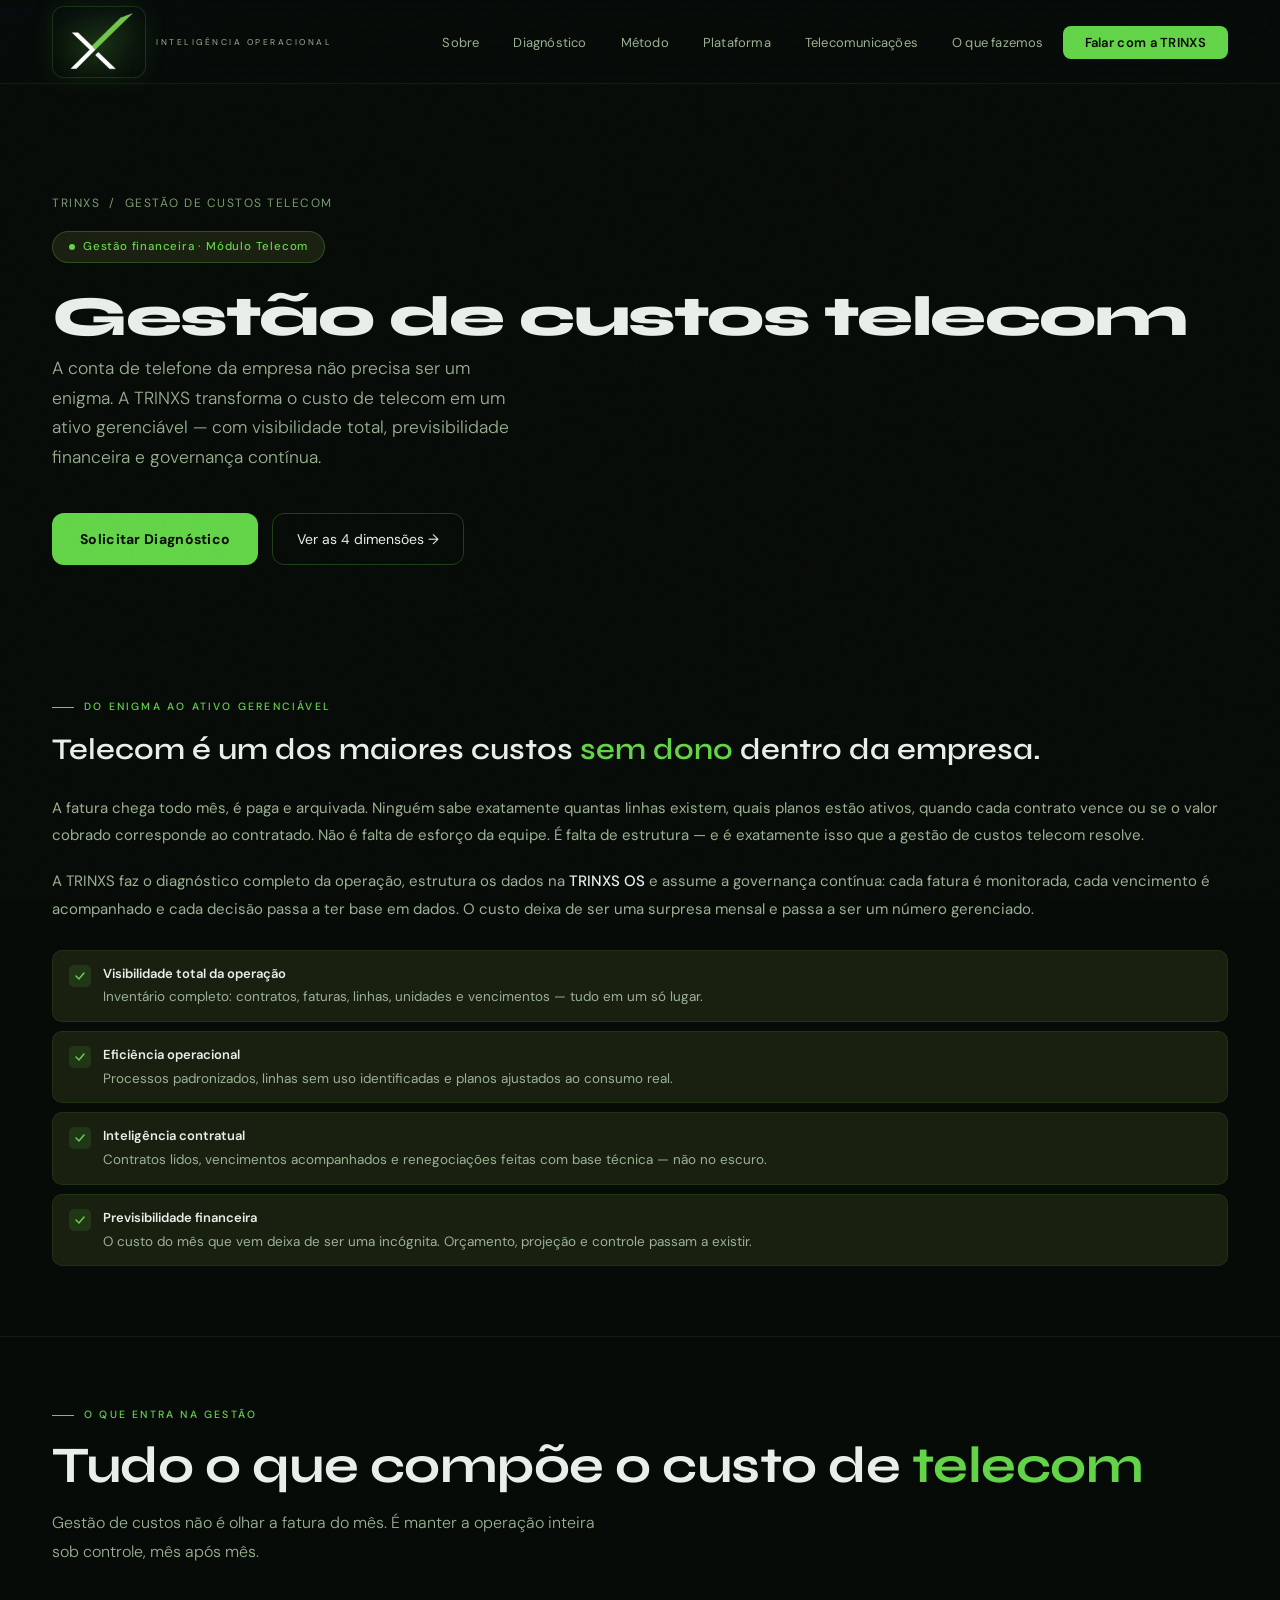
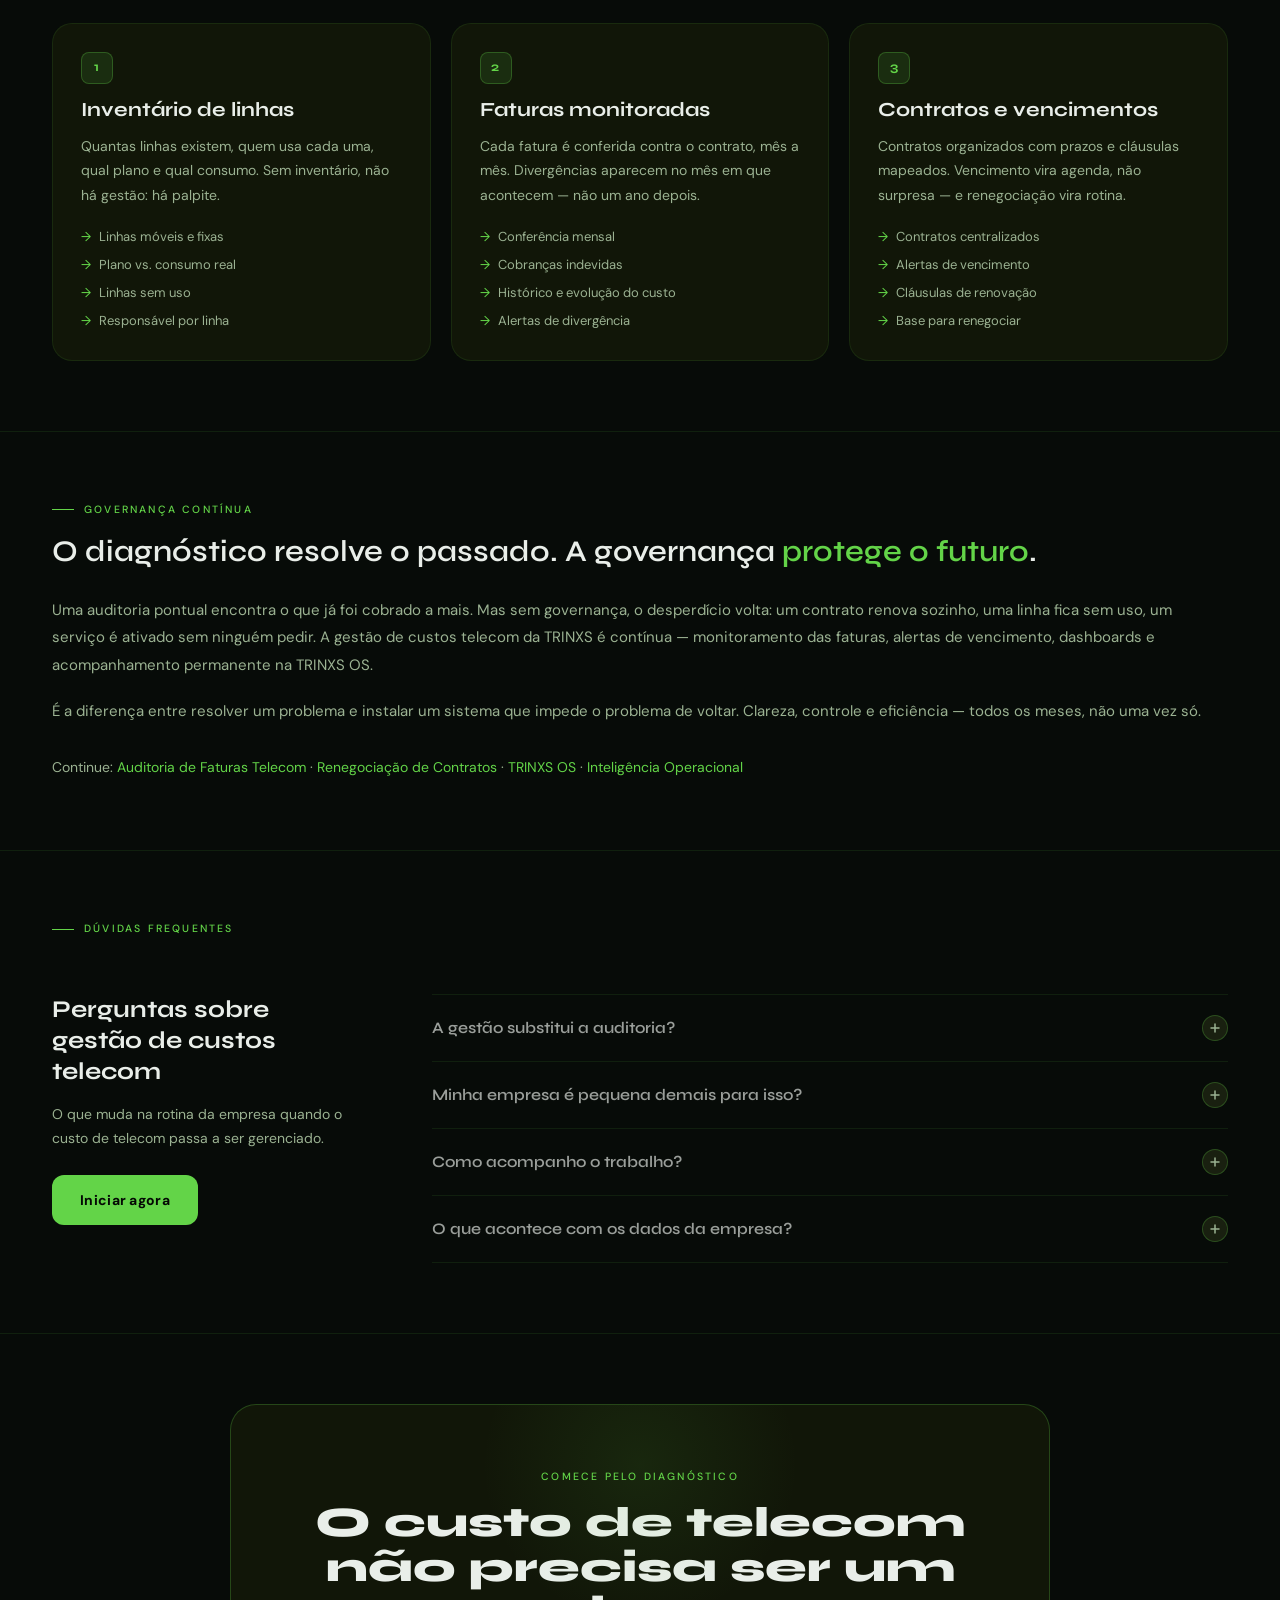
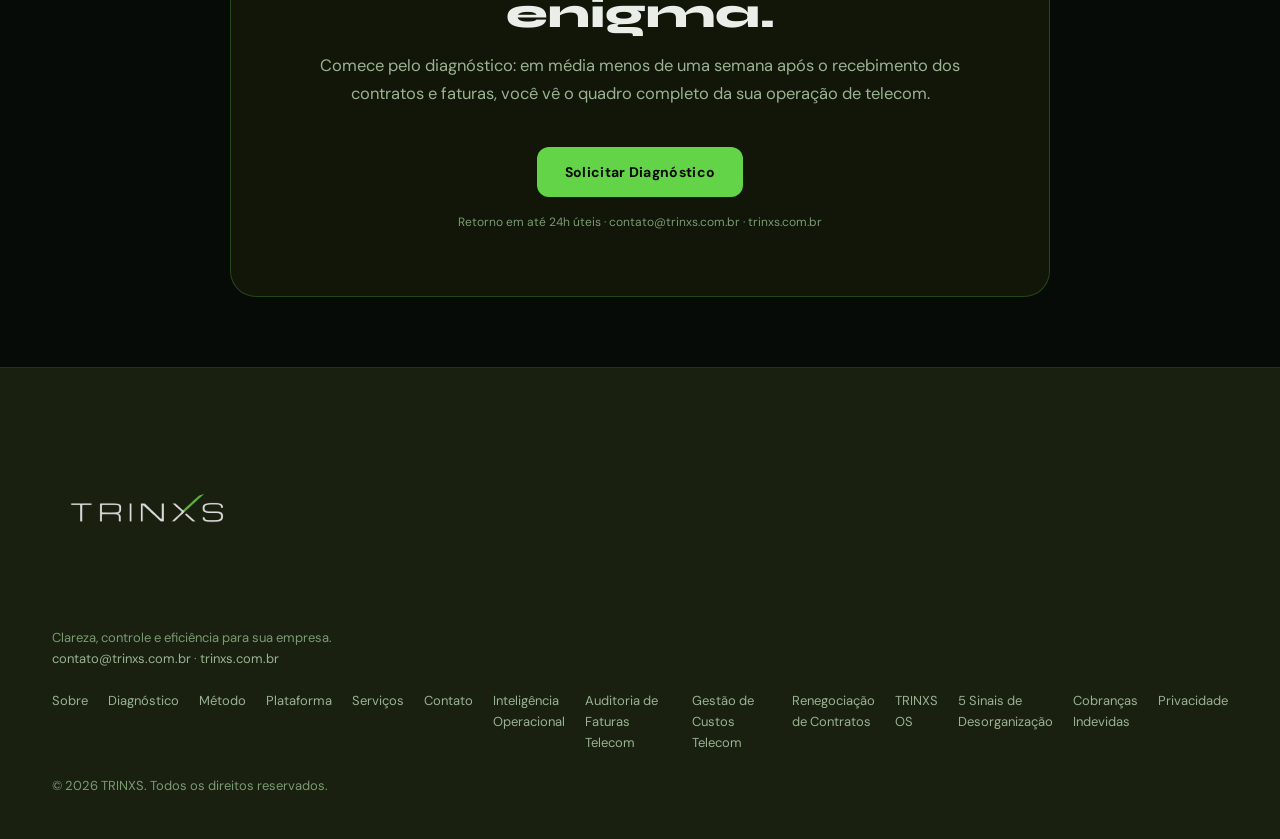
<file: gestao-custos-telecom.html>
<!DOCTYPE html>
<html lang="pt-BR">
<head>
<meta charset="UTF-8">
<meta name="viewport" content="width=device-width, initial-scale=1.0">
<title>Gestão de Custos Telecom | TRINXS</title>
<link rel="icon" type="image/png" href="/favicon.png">
<meta name="description" content="Gestão de custos telecom para empresas: a TRINXS transforma a conta de telefone em um custo gerenciável, com visibilidade total e previsibilidade financeira.">
<link rel="canonical" href="https://www.trinxs.com.br/gestao-custos-telecom">
<meta name="robots" content="index, follow">
<meta name="theme-color" content="#070B08">
<meta property="og:type" content="website">
<meta property="og:title" content="Gestão de Custos Telecom | TRINXS">
<meta property="og:description" content="Gestão de custos telecom para empresas: a TRINXS transforma a conta de telefone em um custo gerenciável, com visibilidade total e previsibilidade financeira.">
<meta property="og:url" content="https://www.trinxs.com.br/gestao-custos-telecom">
<meta property="og:image" content="https://www.trinxs.com.br/favicon.png">
<meta name="twitter:card" content="summary">
<meta name="twitter:title" content="Gestão de Custos Telecom | TRINXS">
<meta name="twitter:description" content="Gestão de custos telecom para empresas: a TRINXS transforma a conta de telefone em um custo gerenciável, com visibilidade total e previsibilidade financeira.">
<script type="application/ld+json">{"@context": "https://schema.org", "@type": "Service", "name": "Gestão de Custos Telecom", "serviceType": ["Gestão de custos telecom", "Gestão financeira", "Gestão de despesas telecom"], "provider": {"@type": "Organization", "name": "TRINXS Inteligência Operacional", "url": "https://www.trinxs.com.br/", "email": "contato@trinxs.com.br", "sameAs": ["https://www.instagram.com/somostrinxs"]}, "areaServed": [{"@type": "City", "name": "Florianópolis"}, {"@type": "State", "name": "Santa Catarina"}, {"@type": "Country", "name": "Brasil"}], "description": "Gestão de custos telecom para empresas: a TRINXS transforma a conta de telefone em um custo gerenciável, com visibilidade total e previsibilidade financeira.", "url": "https://www.trinxs.com.br/gestao-custos-telecom"}</script>
<link rel="preconnect" href="https://fonts.googleapis.com">
<link href="https://fonts.googleapis.com/css2?family=Syne:wght@400;500;600;700;800&family=DM+Sans:ital,opsz,wght@0,9..40,300;0,9..40,400;0,9..40,500;0,9..40,600;1,9..40,300&display=swap" rel="stylesheet">
<style>

/* ============================================================
   TRINXS — WEBSITE v4.0
   Brand green: #63D448  |  Dark bg: #070B08
   ============================================================ */
*,*::before,*::after{box-sizing:border-box;margin:0;padding:0}
html{scroll-behavior:smooth;font-size:16px}
body{font-family:'DM Sans',sans-serif;background:#070B08;color:#E9EEE9;overflow-x:hidden;line-height:1.6}
:root{
  --g:#63D448;
  --g2:#4BB835;
  --g3:#368522;
  --gdim:rgba(99,212,72,0.12);
  --gbright:rgba(99,212,72,0.28);
  --s1:#0C1109;
  --s2:#111608;
  --s3:#192010;
  --border:rgba(99,212,72,0.10);
  --bhi:rgba(99,212,72,0.26);
  --muted:#9BB292;
  --dim:#7A9A72;
  --ff:'Syne',sans-serif;
  --r:12px;
  --rl:20px;
  /* Alert palette */
  --al-green:#63D448;
  --al-yellow:#F5C842;
  --al-orange:#F08030;
  --al-red:#E84545;
  --al-blue:#63D448;
  --al-purple:#E9EEE9;
}
::-webkit-scrollbar{width:3px}
::-webkit-scrollbar-track{background:#070B08}
::-webkit-scrollbar-thumb{background:var(--g3);border-radius:2px}
/* Grain */
body::after{content:'';position:fixed;inset:0;background:url("data:image/svg+xml,%3Csvg viewBox='0 0 200 200' xmlns='http://www.w3.org/2000/svg'%3E%3Cfilter id='n'%3E%3CfeTurbulence type='fractalNoise' baseFrequency='0.85' numOctaves='4' stitchTiles='stitch'/%3E%3C/filter%3E%3Crect width='100%25' height='100%25' filter='url(%23n)' opacity='0.035'/%3E%3C/svg%3E");pointer-events:none;z-index:9999;opacity:.5}

/* ── NAV ── */
nav{position:fixed;top:0;left:0;right:0;z-index:200;height:84px;padding:0 52px;display:flex;align-items:center;justify-content:space-between;background:rgba(7,11,8,.88);backdrop-filter:blur(24px);-webkit-backdrop-filter:blur(24px);border-bottom:1px solid var(--border);transition:background .3s}
.nav-logo{display:flex;align-items:center;gap:0;text-decoration:none}
.nav-logo-wrap{position:relative;height:72px;display:flex;align-items:center;background:radial-gradient(ellipse at center,rgba(99,212,72,.14),rgba(99,212,72,.04) 70%,transparent 100%);border:1px solid rgba(99,212,72,.18);border-radius:12px;padding:4px 10px;box-shadow:0 0 24px rgba(99,212,72,.10)}
.nav-logo-img{height:72px;width:auto;object-fit:contain;filter:drop-shadow(0 2px 12px rgba(99,212,72,.25))}
.nav-sub{font-size:8.5px;font-weight:400;letter-spacing:2.5px;color:var(--muted);font-family:'DM Sans',sans-serif;text-transform:uppercase;white-space:nowrap;margin-left:10px;margin-top:2px}
.nav-links{display:flex;align-items:center;gap:4px;list-style:none}
.nav-links a{text-decoration:none;font-size:13px;color:var(--muted);padding:7px 15px;border-radius:7px;transition:all .2s;letter-spacing:.2px}
.nav-links a:hover{color:#E9EEE9;background:var(--s3)}
.nav-cta{background:var(--g)!important;color:#050A04!important;font-weight:600!important;padding:8px 22px!important;border-radius:8px!important;letter-spacing:.3px!important}
.nav-cta:hover{background:var(--g2)!important;transform:translateY(-1px);box-shadow:0 6px 24px rgba(99,212,72,.3)!important}
.nav-burger{display:none;background:none;border:1px solid var(--border);border-radius:6px;padding:7px 11px;color:#E9EEE9;cursor:pointer;font-size:17px}

/* ── HERO ── */
#hero{min-height:100vh;display:flex;align-items:center;padding:138px 52px 80px;position:relative;overflow:hidden}
.hero-bg{position:absolute;inset:0;background:radial-gradient(ellipse 65% 55% at 62% 38%,rgba(58,140,30,.11) 0%,transparent 68%),radial-gradient(ellipse 35% 35% at 82% 78%,rgba(99,212,72,.05) 0%,transparent 60%)}
.hero-grid{position:absolute;inset:0;background-image:linear-gradient(rgba(99,212,72,.035) 1px,transparent 1px),linear-gradient(90deg,rgba(99,212,72,.035) 1px,transparent 1px);background-size:56px 56px;mask-image:radial-gradient(ellipse 85% 85% at 50% 50%,#000 20%,transparent 100%)}
.hero-inner{position:relative;max-width:1240px;margin:0 auto;width:100%;display:grid;grid-template-columns:1fr 1fr;gap:72px;align-items:center}
@keyframes fadeUp{from{opacity:0;transform:translateY(22px)}to{opacity:1;transform:translateY(0)}}
.htag{display:inline-flex;align-items:center;gap:8px;background:var(--s3);border:1px solid var(--bhi);border-radius:20px;padding:6px 16px;font-size:11.5px;color:var(--g);font-weight:500;letter-spacing:.8px;margin-bottom:24px;animation:fadeUp .6s ease both}
.htag::before{content:'';width:6px;height:6px;background:var(--g);border-radius:50%;animation:pdot 2s ease-in-out infinite}
@keyframes pdot{0%,100%{opacity:1;transform:scale(1)}50%{opacity:.4;transform:scale(1.4)}}
.hero-h1{font-family:var(--ff);font-size:clamp(44px,5.2vw,72px);font-weight:800;line-height:1.08;letter-spacing:-1.5px;margin-bottom:6px;animation:fadeUp .6s .1s ease both}
.hero-h1 em{font-style:normal;color:var(--g)}
.hero-h1 .dim{color:var(--muted);font-weight:400}
.hero-lead{font-size:17.5px;font-weight:300;color:var(--muted);line-height:1.7;max-width:480px;margin-bottom:40px;animation:fadeUp .6s .2s ease both}
.hero-lead strong{color:#E9EEE9;font-weight:400}
.hero-btns{display:flex;gap:14px;animation:fadeUp .6s .3s ease both;flex-wrap:wrap}
.btn-p{display:inline-flex;align-items:center;gap:8px;background:var(--g);color:#040904;font-size:14px;font-weight:700;padding:14px 28px;border-radius:var(--r);text-decoration:none;transition:all .22s;letter-spacing:.3px;border:none;cursor:pointer;font-family:'DM Sans',sans-serif}
.btn-p:hover{background:var(--g2);transform:translateY(-2px);box-shadow:0 10px 32px rgba(99,212,72,.32)}
.btn-p svg{width:15px;height:15px;flex-shrink:0}
.btn-s{display:inline-flex;align-items:center;gap:8px;background:transparent;color:#E9EEE9;font-size:14px;font-weight:400;padding:14px 24px;border-radius:var(--r);text-decoration:none;border:1px solid var(--bhi);transition:all .22s}
.btn-s:hover{background:var(--s3);border-color:var(--g)}
.hero-visual{animation:fadeUp .6s .35s ease both}

/* ── DASHBOARD CARD ── */
.dash-card{background:var(--s2);border:1px solid var(--border);border-radius:var(--rl);padding:26px;position:relative;overflow:hidden}
.dash-card::before{content:'';position:absolute;top:0;left:0;right:0;height:1px;background:linear-gradient(90deg,transparent,var(--g),transparent)}
.dash-top{display:flex;align-items:center;justify-content:space-between;margin-bottom:20px}
.dash-ttl{font-size:11px;font-weight:500;color:var(--muted);letter-spacing:1.2px}
.dash-live{display:flex;align-items:center;gap:5px;font-size:10.5px;color:var(--g)}
.dash-live::before{content:'';width:5px;height:5px;background:var(--g);border-radius:50%;animation:pdot 1.5s ease-in-out infinite}
.kpi-row{display:grid;grid-template-columns:repeat(3,1fr);gap:10px;margin-bottom:18px}
.kpi{background:var(--s3);border:1px solid var(--border);border-radius:var(--r);padding:14px 12px;text-align:center;transition:border-color .2s}
.kpi:hover{border-color:var(--bhi)}
.kpi-v{font-family:var(--ff);font-size:23px;font-weight:700;color:var(--g);line-height:1;margin-bottom:3px}
.kpi-l{font-size:10px;color:var(--muted);letter-spacing:.4px}
.kpi-d{font-size:10px;color:#86E84A;margin-top:2px}
.chart-box{background:var(--s3);border:1px solid var(--border);border-radius:var(--r);padding:14px;margin-bottom:14px}
.chart-lbl{font-size:10.5px;color:var(--muted);margin-bottom:11px}
.sparksvg{width:100%;height:58px}
.alerts{display:flex;flex-direction:column;gap:7px}
.al{display:flex;align-items:center;gap:9px;background:var(--s3);border-radius:8px;padding:9px 13px;font-size:12px;border:1px solid transparent;transition:border-color .2s}
.al:hover{border-color:var(--border)}
.al-dot{width:8px;height:8px;border-radius:50%;flex-shrink:0}
.al-t{color:#E9EEE9;flex:1;font-size:11.5px}
.al-time{color:var(--dim);font-size:10.5px}

/* ── SECTION BASE ── */
section{padding:104px 52px}
.ctr{max-width:1240px;margin:0 auto}
.eyebrow{font-size:10.5px;font-weight:500;letter-spacing:2.2px;color:var(--g);margin-bottom:14px;display:flex;align-items:center;gap:10px;text-transform:uppercase}
.eyebrow::before{content:'';width:22px;height:1px;background:var(--g)}
h2.sh{font-family:var(--ff);font-size:clamp(32px,4vw,54px);font-weight:700;line-height:1.08;letter-spacing:-.5px;margin-bottom:16px}
h2.sh em{font-style:normal;color:var(--g)}
.lead{font-size:17px;font-weight:300;color:var(--muted);max-width:560px;line-height:1.75;margin-bottom:60px}
.lead strong{color:#E9EEE9;font-weight:400}
.sdiv{height:1px;background:linear-gradient(90deg,transparent,var(--bhi),transparent)}
.reveal{opacity:0;transform:translateY(26px);transition:opacity .75s ease,transform .75s ease}
.reveal.vis{opacity:1;transform:translateY(0)}

/* ── SOBRE ── */
#sobre{background:var(--s1)}
.about-g{display:grid;grid-template-columns:1fr 1fr;gap:64px;align-items:center}
.about-stmt{font-family:var(--ff);font-size:30px;font-weight:600;line-height:1.28;margin-bottom:26px}
.about-stmt em{font-style:normal;color:var(--g)}
.about-body{font-size:15px;color:var(--muted);line-height:1.85;margin-bottom:18px}
.about-body strong{color:#E9EEE9;font-weight:500}
.val-list{list-style:none;display:flex;flex-direction:column;gap:9px;margin-top:26px}
.val-item{display:flex;align-items:flex-start;gap:12px;font-size:13.5px;color:var(--muted);padding:13px 16px;background:var(--s3);border:1px solid var(--border);border-radius:10px;transition:all .25s}
.val-item:hover{border-color:var(--bhi);transform:translateX(4px)}
.vi-icon{width:22px;height:22px;background:var(--gdim);border-radius:5px;display:flex;align-items:center;justify-content:center;flex-shrink:0;margin-top:1px}
.vi-icon svg{width:12px;height:12px;color:var(--g)}
.vi-text strong{display:block;font-size:13px;font-weight:600;color:#E9EEE9;margin-bottom:2px}
.tri-col{display:flex;flex-direction:column;gap:11px}
.tc{background:var(--s2);border:1px solid var(--border);border-radius:var(--rl);padding:22px;transition:all .3s;position:relative;overflow:hidden;cursor:default}
.tc::before{content:'';position:absolute;left:0;top:0;bottom:0;width:3px;background:var(--g);transform:scaleY(0);transition:transform .35s;transform-origin:bottom}
.tc:hover::before{transform:scaleY(1)}
.tc:hover{border-color:var(--bhi);transform:translateX(5px)}
.tc-h{display:flex;align-items:center;gap:12px;margin-bottom:9px}
.tc-n{font-family:var(--ff);font-size:13px;font-weight:700;color:var(--g);width:28px;height:28px;background:var(--gdim);border-radius:6px;display:flex;align-items:center;justify-content:center;flex-shrink:0}
.tc-name{font-family:var(--ff);font-size:15px;font-weight:600}
.tc-desc{font-size:13px;color:var(--muted);line-height:1.65}
.tc-tags{display:flex;gap:6px;flex-wrap:wrap;margin-top:10px}
.tctag{font-size:10px;color:var(--g);background:var(--gdim);border:1px solid rgba(99,212,72,.18);padding:3px 9px;border-radius:4px}

/* ── DIAGNÓSTICO ── */
#diagnostico{background:#070B08}
.diag-g{display:grid;grid-template-columns:1fr 1.15fr;gap:60px;align-items:start}
.steps{display:flex;flex-direction:column;gap:0}
.step{display:flex;gap:20px;padding:24px 0;border-bottom:1px solid var(--border);cursor:pointer;transition:all .2s}
.step:last-child{border-bottom:none}
.step-n{font-family:var(--ff);font-size:42px;font-weight:800;color:var(--s3);line-height:1;min-width:52px;transition:color .3s}
.step.active .step-n,.step:hover .step-n{color:var(--g)}
.step-c{opacity:.55;transition:opacity .2s}
.step.active .step-c,.step:hover .step-c{opacity:1}
.step-title{font-family:var(--ff);font-size:18px;font-weight:600;margin-bottom:6px}
.step-desc{font-size:14px;color:var(--muted);line-height:1.65}
.step-tag{display:inline-flex;align-items:center;gap:5px;font-size:10.5px;color:var(--g);margin-top:9px}
.step-tag::before{content:'▸'}
.detail-area{position:sticky;top:96px}
.detail{background:var(--s2);border:1px solid var(--border);border-radius:var(--rl);padding:34px;display:none}
.detail.active{display:block;animation:fadeUp .3s ease}
.d-phase{font-size:10px;font-weight:500;letter-spacing:2px;color:var(--g);margin-bottom:12px;text-transform:uppercase}
.d-title{font-family:var(--ff);font-size:28px;font-weight:700;margin-bottom:16px}
.d-body{font-size:14px;color:var(--muted);line-height:1.82;margin-bottom:20px}
.d-list{list-style:none;display:flex;flex-direction:column;gap:8px}
.d-list li{display:flex;align-items:flex-start;gap:10px;font-size:13.5px;color:var(--muted)}
.d-list li::before{content:'→';color:var(--g);flex-shrink:0}
.d-result{margin-top:20px;background:var(--gdim);border:1px solid rgba(99,212,72,.18);border-radius:10px;padding:14px 16px;font-size:13px;color:var(--g)}
.d-result strong{display:block;font-size:10px;letter-spacing:1.2px;margin-bottom:4px;color:#86E84A;text-transform:uppercase}

/* ── MÉTODO ── */
#metodo{background:var(--s1)}
.met-intro{display:grid;grid-template-columns:1fr 1fr;gap:60px;margin-bottom:56px;align-items:start}
.deic{display:grid;grid-template-columns:repeat(4,1fr);gap:14px}
.dc{background:var(--s2);border:1px solid var(--border);border-radius:var(--rl);padding:24px 20px;position:relative;overflow:hidden;transition:all .3s}
.dc:hover{border-color:var(--bhi);transform:translateY(-5px);box-shadow:0 22px 44px rgba(0,0,0,.35)}
.dc::after{content:'';position:absolute;bottom:0;left:0;right:0;height:2px;background:var(--g);transform:scaleX(0);transition:transform .35s}
.dc:hover::after{transform:scaleX(1)}
.dc-letter{font-family:var(--ff);font-size:54px;font-weight:800;color:var(--s3);line-height:1;margin-bottom:11px;transition:color .3s}
.dc:hover .dc-letter{color:var(--g)}
.dc-word{font-family:var(--ff);font-size:16px;font-weight:600;margin-bottom:8px}
.dc-desc{font-size:12.5px;color:var(--muted);line-height:1.72}
.dc-tag{font-size:10.5px;color:var(--g);margin-top:12px;font-style:italic}

/* ── PLATAFORMA ── */
#plataforma{background:#070B08;position:relative;overflow:hidden}
#plataforma::before{content:'';position:absolute;top:-180px;right:-180px;width:580px;height:580px;background:radial-gradient(ellipse,rgba(58,140,30,.09) 0%,transparent 70%);pointer-events:none}
.plat-hdr{text-align:center;margin-bottom:56px}
.plat-hdr .eyebrow{justify-content:center}
.plat-hdr .eyebrow::before{display:none}
.plat-hdr .lead{margin:0 auto;text-align:center}

/* OS Mockup */
.os{background:var(--s2);border:1px solid var(--border);border-radius:var(--rl);overflow:hidden;max-width:940px;margin:0 auto 56px;box-shadow:0 48px 96px rgba(0,0,0,.55)}
.os-bar{background:var(--s3);padding:12px 20px;display:flex;align-items:center;gap:12px;border-bottom:1px solid var(--border)}
.os-dots{display:flex;gap:6px}
.os-dots span{width:10px;height:10px;border-radius:50%}
.os-dots span:nth-child(1){background:#E84545}
.os-dots span:nth-child(2){background:#F5C842}
.os-dots span:nth-child(3){background:var(--g)}
.os-url{flex:1;background:var(--s2);border-radius:5px;padding:6px 12px;font-size:12px;color:var(--dim);font-family:monospace;text-align:center}
.os-live{font-size:10.5px;color:var(--g);display:flex;align-items:center;gap:5px}
.os-live::before{content:'';width:5px;height:5px;background:var(--g);border-radius:50%;animation:pdot 1.4s ease-in-out infinite}
.os-body{display:grid;grid-template-columns:196px 1fr;min-height:440px}
.os-side{background:var(--s3);border-right:1px solid var(--border);padding:18px 10px}
.os-side-hdr{font-size:10px;font-weight:500;color:var(--dim);letter-spacing:1.2px;margin-bottom:14px;padding:0 8px;text-transform:uppercase}
.sni{display:flex;align-items:center;gap:8px;padding:9px 12px;border-radius:7px;font-size:12.5px;color:var(--muted);cursor:pointer;transition:all .2s;margin-bottom:2px}
.sni svg{width:13px;height:13px;flex-shrink:0}
.sni:hover{background:var(--s2);color:#E9EEE9}
.sni.act{background:var(--gdim);color:var(--g);border:1px solid rgba(99,212,72,.18)}
.os-main{padding:24px}
.os-mhdr{display:flex;align-items:center;justify-content:space-between;margin-bottom:20px}
.os-mtitle{font-family:var(--ff);font-size:18px;font-weight:600}
.os-mmeta{font-size:11.5px;color:var(--muted)}
.os-mmeta span{color:var(--g)}
.os-kpis{display:grid;grid-template-columns:repeat(4,1fr);gap:11px;margin-bottom:18px}
.os-kpi{background:var(--s3);border:1px solid var(--border);border-radius:var(--r);padding:14px;transition:border-color .2s}
.os-kpi:hover{border-color:var(--bhi)}
.os-kv{font-family:var(--ff);font-size:24px;font-weight:700;line-height:1}
.os-kl{font-size:10.5px;color:var(--muted);margin-top:3px}
.os-kt{font-size:10.5px;margin-top:4px}
.os-charts{display:grid;grid-template-columns:2fr 1fr;gap:11px}
.os-cb{background:var(--s3);border:1px solid var(--border);border-radius:var(--r);padding:16px}
.os-cl{font-size:11px;color:var(--muted);margin-bottom:12px;display:flex;align-items:center;justify-content:space-between}
.os-cl span{font-size:10px;color:var(--g)}
.bchart{display:flex;align-items:flex-end;gap:5px;height:82px}
.bi{flex:1;display:flex;flex-direction:column;align-items:center;gap:4px}
.b{width:100%;border-radius:4px 4px 0 0;transition:all .3s}
.b:hover{filter:brightness(1.2)}
.bl{font-size:9px;color:var(--dim)}
.os-als{display:flex;flex-direction:column;gap:7px}
.osa{display:flex;align-items:center;gap:8px;font-size:11px;padding:8px 10px;border-radius:6px;background:var(--s2);border:1px solid var(--border)}
.osa-dot{width:7px;height:7px;border-radius:50%;flex-shrink:0}

/* Módulos */
.mods{display:grid;grid-template-columns:repeat(3,1fr);gap:15px;max-width:940px;margin:0 auto}
.mod{background:var(--s2);border:1px solid var(--border);border-radius:var(--rl);padding:24px;transition:all .3s}
.mod:hover{border-color:var(--bhi);transform:translateY(-4px)}
.mod-ico{width:40px;height:40px;background:var(--gdim);border-radius:10px;display:flex;align-items:center;justify-content:center;margin-bottom:16px}
.mod-ico svg{width:20px;height:20px;color:var(--g)}
.mod-n{font-family:var(--ff);font-size:15px;font-weight:600;margin-bottom:7px}
.mod-d{font-size:13px;color:var(--muted);line-height:1.7}
.mod-tag{display:inline-block;margin-top:11px;font-size:10px;color:var(--g);background:var(--gdim);border:1px solid rgba(99,212,72,.18);padding:3px 10px;border-radius:4px;letter-spacing:.4px}

/* ── O QUE FAZEMOS ── */
#o-que-fazemos{background:var(--s1)}
.svcs{display:grid;grid-template-columns:repeat(3,1fr);gap:20px}
.svc{background:var(--s2);border:1px solid var(--border);border-radius:var(--rl);padding:28px;transition:all .3s;position:relative;overflow:hidden}
.svc::before{content:'';position:absolute;top:0;left:0;right:0;height:2px;transform:scaleX(0);transition:transform .4s}
.svc:hover::before{transform:scaleX(1)}
.svc:hover{border-color:var(--bhi);transform:translateY(-5px);box-shadow:0 24px 48px rgba(0,0,0,.32)}
/* Number badge per card */
.svc-num{font-family:var(--ff);font-size:13px;font-weight:700;width:32px;height:32px;border-radius:8px;display:inline-flex;align-items:center;justify-content:center;background:var(--gdim);border:1px solid var(--gbright);color:var(--g);letter-spacing:.5px;margin-bottom:14px;transition:all .25s;flex-shrink:0}
.svc:hover .svc-num{background:var(--g);color:#040904;border-color:var(--g)}

.svc-badge{display:inline-block;font-size:10px;font-weight:500;letter-spacing:1px;padding:4px 12px;border-radius:4px;margin-bottom:16px}
.svc-name{font-family:var(--ff);font-size:20px;font-weight:700;margin-bottom:12px;line-height:1.2}
.svc-desc{font-size:14px;color:var(--muted);line-height:1.75;margin-bottom:20px}
.svc-items{list-style:none;display:flex;flex-direction:column;gap:7px}
.svc-items li{display:flex;gap:8px;font-size:13px;color:var(--muted)}
.svc-items li::before{content:'→';color:var(--g);flex-shrink:0}
/* Card 1 accent */
.svc:nth-child(1)::before{background:linear-gradient(90deg,var(--al-green),var(--g2))}
.svc:nth-child(2)::before{background:linear-gradient(90deg,var(--al-blue),#2D7FCC)}
.svc:nth-child(3)::before{background:linear-gradient(90deg,var(--al-purple),#7A54C8)}

/* ── INDICADORES ── */
#indicadores{background:#070B08}
.metrics{display:grid;grid-template-columns:repeat(4,1fr);gap:15px;margin-bottom:40px}
.mc{background:var(--s2);border:1px solid var(--border);border-radius:var(--rl);padding:24px 20px;text-align:center;transition:all .3s}
.mc:hover{border-color:var(--bhi)}
.mc-icon{width:44px;height:44px;background:var(--s3);border:1px solid var(--border);border-radius:10px;display:flex;align-items:center;justify-content:center;margin:0 auto 16px;transition:border-color .2s}
.mc:hover .mc-icon{border-color:var(--bhi)}
.mc-icon svg{width:22px;height:22px}
.mc-v{font-family:var(--ff);font-size:38px;font-weight:800;color:var(--g);line-height:1;margin-bottom:5px}
.mc-l{font-size:13.5px;color:#E9EEE9;margin-bottom:3px;font-weight:500}
.mc-s{font-size:11.5px;color:var(--muted)}
.prog-box{background:var(--s2);border:1px solid var(--border);border-radius:var(--rl);padding:28px}
.prog-title{font-family:var(--ff);font-size:16px;font-weight:600;margin-bottom:22px}
.pi{margin-bottom:16px}
.pi:last-child{margin-bottom:0}
.pi-row{display:flex;justify-content:space-between;margin-bottom:7px;font-size:13px}
.pi-name{color:#E9EEE9}
.pi-val{font-weight:600}
.pi-bar{height:6px;background:var(--s3);border-radius:3px;overflow:hidden}
.pi-fill{height:100%;border-radius:3px;width:0;transition:width 1.3s ease}

/* ── CTA ── */
#cta{background:var(--s1);padding:80px 52px}
.cta-box{max-width:820px;margin:0 auto;text-align:center;background:var(--s2);border:1px solid var(--bhi);border-radius:26px;padding:64px;position:relative;overflow:hidden}
.cta-box::before{content:'';position:absolute;top:-100px;left:50%;transform:translateX(-50%);width:320px;height:320px;background:radial-gradient(ellipse,rgba(99,212,72,.09) 0%,transparent 70%);pointer-events:none}
.cta-eyebrow{justify-content:center}
.cta-eyebrow::before{display:none}
.cta-h{font-family:var(--ff);font-size:42px;font-weight:800;margin-bottom:16px;line-height:1.08}
.cta-h em{font-style:normal;color:var(--g)}
.cta-sub{font-size:16.5px;color:var(--muted);margin-bottom:38px;line-height:1.72}
.cta-btns{display:flex;gap:14px;justify-content:center;flex-wrap:wrap}
.form-row{display:flex;gap:10px;justify-content:center;margin-top:32px;flex-wrap:wrap}
.finput{background:var(--s3);border:1px solid var(--border);border-radius:var(--r);padding:13px 18px;font-size:14px;color:#E9EEE9;font-family:'DM Sans',sans-serif;outline:none;transition:border-color .2s;min-width:230px}
.finput:focus{border-color:var(--g)}
.finput::placeholder{color:var(--dim)}

/* ── FOOTER ── */
footer{background:var(--s3);border-top:1px solid var(--border);padding:42px 52px}
.ft-inner{max-width:1240px;margin:0 auto;display:flex;align-items:center;justify-content:space-between;flex-wrap:wrap;gap:22px}
.ft-copy{font-size:13px;color:var(--dim)}
.ft-copy a{color:var(--muted);text-decoration:none;transition:color .2s}
.ft-copy a:hover{color:var(--g)}
.ft-links{display:flex;gap:20px}
.ft-links a{font-size:13px;color:var(--muted);text-decoration:none;transition:color .2s}
.ft-links a:hover{color:var(--g)}
.ft-logo{height:22px;width:auto;opacity:.85}

/* ── RESPONSIVE ── */
@media(max-width:960px){
  nav{padding:0 24px}
  .nav-links{display:none}
  .nav-burger{display:flex}
  section{padding:64px 24px}
  #hero{padding:118px 24px 60px}
  .hero-inner{grid-template-columns:1fr;gap:44px}
  .hero-visual{order:-1}
  .about-g,.diag-g,.met-intro{grid-template-columns:1fr;gap:40px}
  .deic{grid-template-columns:repeat(2,1fr)}
  .os-body{grid-template-columns:1fr}
  .os-side{display:none}
  .os-kpis{grid-template-columns:repeat(2,1fr)}
  .os-charts{grid-template-columns:1fr}
  .mods{grid-template-columns:1fr 1fr}
  .svcs{grid-template-columns:1fr}
  .metrics{grid-template-columns:repeat(2,1fr)}
  .cta-box{padding:36px 24px}
  .cta-h{font-size:28px}
  footer{padding:34px 24px}
  .ft-inner{flex-direction:column;align-items:flex-start}
}

/* ============================================================
   TRINXS — TELECOM MODULE
   Brand: #63D448 | BG: #070B08 | Syne + DM Sans
   ============================================================ */
*,*::before,*::after{box-sizing:border-box;margin:0;padding:0}
html{scroll-behavior:smooth}
body{font-family:'DM Sans',sans-serif;background:#070B08;color:#E9EEE9;overflow-x:hidden;line-height:1.6}
:root{
  --g:#63D448;--g2:#4BB835;--g3:#368522;
  --gdim:rgba(99,212,72,0.12);--gbright:rgba(99,212,72,0.28);
  --s1:#0C1109;--s2:#111608;--s3:#192010;
  --border:rgba(99,212,72,0.10);--bhi:rgba(99,212,72,0.26);
  --muted:#9BB292;--dim:#7A9A72;
  --ff:'Syne',sans-serif;--r:12px;--rl:20px;
}
::-webkit-scrollbar{width:3px}
::-webkit-scrollbar-track{background:#070B08}
::-webkit-scrollbar-thumb{background:var(--g3);border-radius:2px}
body::after{content:'';position:fixed;inset:0;background:url("data:image/svg+xml,%3Csvg viewBox='0 0 200 200' xmlns='http://www.w3.org/2000/svg'%3E%3Cfilter id='n'%3E%3CfeTurbulence type='fractalNoise' baseFrequency='0.85' numOctaves='4' stitchTiles='stitch'/%3E%3C/filter%3E%3Crect width='100%25' height='100%25' filter='url(%23n)' opacity='0.035'/%3E%3C/svg%3E");pointer-events:none;z-index:9999;opacity:.5}

/* ── ANIMAÇÕES ── */
@keyframes fadeUp{from{opacity:0;transform:translateY(22px)}to{opacity:1;transform:translateY(0)}}
@keyframes pdot{0%,100%{opacity:1;transform:scale(1)}50%{opacity:.4;transform:scale(1.4)}}
@keyframes pulse{0%,100%{box-shadow:0 0 0 0 rgba(99,212,72,.3)}70%{box-shadow:0 0 0 8px rgba(99,212,72,0)}}

/* Reveal — começa visível, JS adiciona a classe de transição depois */
.reveal{opacity:1;transform:translateY(0)}
.reveal.will-animate{opacity:0;transform:translateY(26px);transition:opacity .7s ease,transform .7s ease}
.reveal.will-animate.vis{opacity:1;transform:translateY(0)}
.reveal.will-animate.d1{transition-delay:.1s}
.reveal.will-animate.d2{transition-delay:.2s}
.reveal.will-animate.d3{transition-delay:.3s}

/* ── LAYOUT ── */
.ctr{max-width:1240px;margin:0 auto}
section{padding:96px 52px}
.sdiv{height:1px;background:linear-gradient(90deg,transparent,var(--bhi),transparent)}
.eyebrow{font-size:10.5px;font-weight:500;letter-spacing:2.2px;color:var(--g);margin-bottom:14px;display:flex;align-items:center;gap:10px;text-transform:uppercase}
.eyebrow::before{content:'';width:22px;height:1px;background:var(--g)}
h2.sh{font-family:var(--ff);font-size:clamp(32px,4vw,52px);font-weight:700;line-height:1.08;letter-spacing:-.5px;margin-bottom:16px}
h2.sh em{font-style:normal;color:var(--g)}
.lead{font-size:16px;font-weight:300;color:var(--muted);max-width:560px;line-height:1.8;margin-bottom:56px}
.lead strong{color:#E9EEE9;font-weight:400}
.btn-p{display:inline-flex;align-items:center;gap:8px;background:var(--g);color:#040904;font-size:14px;font-weight:700;padding:14px 28px;border-radius:var(--r);text-decoration:none;transition:all .22s;letter-spacing:.3px;border:none;cursor:pointer;font-family:'DM Sans',sans-serif}
.btn-p:hover{background:var(--g2);transform:translateY(-2px);box-shadow:0 10px 32px rgba(99,212,72,.32)}
.btn-p svg{width:15px;height:15px;flex-shrink:0}
.btn-s{display:inline-flex;align-items:center;gap:8px;background:transparent;color:#E9EEE9;font-size:14px;padding:14px 24px;border-radius:var(--r);text-decoration:none;border:1px solid var(--bhi);transition:all .22s}
.btn-s:hover{background:var(--s3);border-color:var(--g)}

/* ══════════════════════════════
   HERO
══════════════════════════════ */
#tc-hero{min-height:100vh;display:flex;align-items:center;padding:100px 52px 80px;position:relative;overflow:hidden}
.tc-hbg{position:absolute;inset:0;background:radial-gradient(ellipse 65% 55% at 65% 40%,rgba(40,120,20,.10) 0%,transparent 68%),radial-gradient(ellipse 30% 30% at 18% 80%,rgba(99,212,72,.04) 0%,transparent 60%)}
.tc-hgrid{position:absolute;inset:0;background-image:linear-gradient(rgba(99,212,72,.03) 1px,transparent 1px),linear-gradient(90deg,rgba(99,212,72,.03) 1px,transparent 1px);background-size:56px 56px;mask-image:radial-gradient(ellipse 85% 85% at 50% 50%,#000 20%,transparent 100%)}
.tc-hinner{position:relative;max-width:1240px;margin:0 auto;width:100%;display:grid;grid-template-columns:1fr 1fr;gap:72px;align-items:center}

.tc-htag{display:inline-flex;align-items:center;gap:8px;background:var(--s3);border:1px solid var(--bhi);border-radius:20px;padding:6px 16px;font-size:11.5px;color:var(--g);font-weight:500;letter-spacing:.8px;margin-bottom:24px;animation:fadeUp .6s ease both}
.tc-htag::before{content:'';width:6px;height:6px;background:var(--g);border-radius:50%;animation:pdot 2s ease-in-out infinite}
.tc-module-lbl{font-size:10px;letter-spacing:2.5px;color:var(--dim);text-transform:uppercase;margin-bottom:8px;animation:fadeUp .6s .05s ease both;display:flex;align-items:center;gap:8px}
.tc-module-lbl::before{content:'';width:18px;height:1px;background:var(--g);opacity:.5}
.tc-h1{font-family:var(--ff);font-size:clamp(40px,5vw,68px);font-weight:800;line-height:1.08;letter-spacing:-1.5px;margin-bottom:8px;animation:fadeUp .6s .1s ease both}
.tc-h1 em{font-style:normal;color:var(--g)}
.tc-h1 .tc-dim{color:var(--muted);font-weight:400;font-size:.82em;letter-spacing:-.5px}
.tc-stmt{font-family:var(--ff);font-size:17px;font-weight:600;color:rgba(233,238,233,.5);line-height:1.4;margin-bottom:18px;animation:fadeUp .6s .15s ease both;border-left:2px solid var(--g);padding-left:16px}
.tc-lead{font-size:16px;font-weight:300;color:var(--muted);line-height:1.75;max-width:500px;margin-bottom:40px;animation:fadeUp .6s .2s ease both}
.tc-lead strong{color:#E9EEE9;font-weight:400}
.tc-btns{display:flex;gap:14px;animation:fadeUp .6s .28s ease both;flex-wrap:wrap}

/* ── DASHBOARD HERO ── */
.tc-dash{background:var(--s2);border:1px solid var(--border);border-radius:var(--rl);overflow:hidden;position:relative;animation:fadeUp .6s .38s ease both}
.tc-dash::before{content:'';position:absolute;top:0;left:0;right:0;height:1px;background:linear-gradient(90deg,transparent,var(--g),transparent)}
.tc-dbar{background:var(--s3);padding:12px 20px;display:flex;align-items:center;gap:12px;border-bottom:1px solid var(--border)}
.tc-ddots{display:flex;gap:6px}
.tc-ddots span{width:10px;height:10px;border-radius:50%}
.tc-ddots span:nth-child(1){background:#E84545}
.tc-ddots span:nth-child(2){background:#F5C842}
.tc-ddots span:nth-child(3){background:var(--g)}
.tc-durl{flex:1;background:var(--s2);border-radius:5px;padding:5px 12px;font-size:11px;color:var(--dim);font-family:monospace;text-align:center}
.tc-dlive{font-size:10.5px;color:var(--g);display:flex;align-items:center;gap:5px}
.tc-dlive::before{content:'';width:5px;height:5px;background:var(--g);border-radius:50%;animation:pdot 1.5s ease-in-out infinite}
.tc-dbody{padding:18px}

/* KPIs 2x2 */
.tc-krow{display:grid;grid-template-columns:repeat(2,1fr);gap:10px;margin-bottom:14px}
.tc-kpi{background:var(--s3);border:1px solid var(--border);border-radius:var(--r);padding:14px 12px;text-align:center;transition:border-color .2s}
.tc-kpi:hover{border-color:var(--bhi)}
.tc-kv{font-family:var(--ff);font-size:22px;font-weight:700;line-height:1;margin-bottom:3px}
.tc-kl{font-size:10px;color:var(--muted);letter-spacing:.4px}
.tc-kd{font-size:10px;margin-top:2px}

/* Barras de análise */
.tc-analysis{background:var(--s3);border:1px solid var(--border);border-radius:var(--r);padding:14px;margin-bottom:14px}
.tc-albl{font-size:10.5px;color:var(--muted);margin-bottom:13px;display:flex;justify-content:space-between;align-items:center}
.tc-albl span{font-size:10px;color:var(--g)}
.tc-brow{margin-bottom:10px}
.tc-brow:last-child{margin-bottom:0}
.tc-bhead{display:flex;justify-content:space-between;font-size:11px;margin-bottom:5px}
.tc-bhead span:first-child{color:#E9EEE9}
.tc-bhead span:last-child{font-weight:600}
.tc-bbg{height:5px;background:#070B08;border-radius:100px;overflow:hidden}
.tc-bfill{height:100%;border-radius:100px;width:0;transition:width 1.5s cubic-bezier(.4,0,.2,1)}

/* Alertas */
.tc-alerts{display:flex;flex-direction:column;gap:7px}
.tc-al{display:flex;align-items:center;gap:9px;background:var(--s3);border-radius:8px;padding:9px 13px;font-size:11.5px;border:1px solid transparent;transition:border-color .2s}
.tc-al:hover{border-color:var(--border)}
.tc-al-dot{width:8px;height:8px;border-radius:50%;flex-shrink:0}
.tc-al-t{color:#E9EEE9;flex:1;font-size:11px}
.tc-al-time{color:var(--dim);font-size:10px;white-space:nowrap}

/* ══════════════════════════════
   BARRA DE MÉTRICAS
══════════════════════════════ */
.tc-mbar{background:var(--s1);border-top:1px solid var(--border);border-bottom:1px solid var(--border)}
.tc-minner{max-width:1240px;margin:0 auto;display:grid;grid-template-columns:repeat(4,1fr)}
.tc-mi{padding:28px 24px;border-right:1px solid var(--border);transition:background .2s}
.tc-mi:last-child{border-right:none}
.tc-mi:hover{background:var(--s2)}
.tc-mval{font-family:var(--ff);font-size:32px;font-weight:800;color:var(--g);line-height:1;margin-bottom:5px}
.tc-mlbl{font-size:12.5px;color:var(--muted)}

/* ══════════════════════════════
   STATEMENT
══════════════════════════════ */
#tc-statement{background:var(--s1);padding:80px 52px}
.tc-sg{max-width:1240px;margin:0 auto;display:grid;grid-template-columns:1fr 1fr;gap:72px;align-items:center}
.tc-sq{font-family:var(--ff);font-size:clamp(24px,3vw,38px);font-weight:700;line-height:1.22;color:#E9EEE9;position:relative;padding-left:28px}
.tc-sq::before{content:'';position:absolute;left:0;top:4px;bottom:4px;width:3px;background:var(--g);border-radius:2px}
.tc-sq em{font-style:normal;color:var(--g)}
.tc-sbody{display:flex;flex-direction:column;gap:18px}
.tc-sp{font-size:15px;color:var(--muted);line-height:1.85;font-weight:300}
.tc-sp strong{color:#E9EEE9;font-weight:500}
.tc-utag{display:inline-flex;align-items:center;gap:8px;background:rgba(99,212,72,.06);border:1px solid rgba(99,212,72,.2);border-radius:8px;padding:12px 16px;font-size:13px;color:var(--g);font-weight:500;line-height:1.5;margin-top:8px}
.tc-utag::before{content:'→';font-size:14px}

/* ══════════════════════════════
   O QUE MAPEAMOS
══════════════════════════════ */
#tc-mapeia{background:#070B08}
.tc-mg{display:grid;grid-template-columns:360px 1fr;gap:72px;align-items:start}
.tc-mitems{display:grid;grid-template-columns:1fr 1fr;gap:1px;background:var(--border);border:1px solid var(--border);border-radius:var(--rl);overflow:hidden}
.tc-mitem{background:#070B08;padding:22px 20px;transition:background .2s}
.tc-mitem:hover{background:var(--s2)}
.tc-mitem:hover .tc-mnum{color:var(--g)}
.tc-mnum{font-size:9px;font-weight:500;letter-spacing:1.5px;color:var(--dim);text-transform:uppercase;margin-bottom:8px;display:block;transition:color .2s}
.tc-mtext{font-size:13.5px;color:var(--muted);line-height:1.55}

/* ══════════════════════════════
   4 PILARES
══════════════════════════════ */
#tc-pilares{background:var(--s1)}
.tc-pgrid{display:grid;grid-template-columns:repeat(4,1fr);gap:1px;background:var(--border);border:1px solid var(--border);border-radius:var(--rl);overflow:hidden;margin-top:56px}
.tc-pilar{background:var(--s1);padding:32px 24px;position:relative;overflow:hidden;transition:background .25s;cursor:default}
.tc-pilar::after{content:'';position:absolute;bottom:0;left:0;right:0;height:2px;background:var(--g);transform:scaleX(0);transition:transform .35s}
.tc-pilar:hover{background:var(--s2)}
.tc-pilar:hover::after{transform:scaleX(1)}
.tc-pbgltr{font-family:var(--ff);font-size:56px;font-weight:800;color:var(--s3);line-height:1;position:absolute;bottom:8px;right:16px;pointer-events:none;transition:color .3s;z-index:0}
.tc-pilar h3,.tc-pilar p,.tc-pn{position:relative;z-index:1}
.tc-pilar:hover .tc-pbgltr{color:rgba(99,212,72,.05)}
.tc-pn{font-size:11px;font-weight:700;color:var(--g);letter-spacing:1px;text-transform:uppercase;margin-bottom:16px;opacity:.7}
.tc-pilar h3{font-family:var(--ff);font-size:17px;font-weight:600;color:#E9EEE9;margin-bottom:12px;line-height:1.25}
.tc-pilar p{font-size:13px;color:var(--muted);line-height:1.7}

/* ══════════════════════════════
   MÉTODO DEIC
══════════════════════════════ */
#tc-deic{background:#070B08;position:relative;overflow:hidden}
#tc-deic::before{content:'';position:absolute;top:-200px;right:-200px;width:600px;height:600px;background:radial-gradient(ellipse,rgba(40,120,20,.08) 0%,transparent 70%);pointer-events:none}
.tc-di{display:grid;grid-template-columns:1fr 1fr;gap:60px;margin-bottom:56px;align-items:end}
.tc-dbadge{display:inline-flex;align-items:center;gap:8px;background:var(--gdim);border:1px solid rgba(99,212,72,.18);border-radius:6px;padding:7px 14px;font-size:11px;color:var(--g);font-weight:500;letter-spacing:.5px;margin-top:16px}
.tc-dbadge::before{content:'';width:5px;height:5px;background:var(--g);border-radius:50%;animation:pdot 2s ease-in-out infinite}

.tc-dcards{display:grid;grid-template-columns:repeat(4,1fr);gap:14px;margin-bottom:24px}
.tc-dc{background:var(--s2);border:1px solid var(--border);border-radius:var(--rl);padding:28px 22px;position:relative;overflow:hidden;transition:all .3s;cursor:pointer}
.tc-dc:hover,.tc-dc.active{border-color:var(--bhi);transform:translateY(-5px);box-shadow:0 22px 44px rgba(0,0,0,.35)}
.tc-dc::after{content:'';position:absolute;bottom:0;left:0;right:0;height:2px;background:var(--g);transform:scaleX(0);transition:transform .35s}
.tc-dc:hover::after,.tc-dc.active::after{transform:scaleX(1)}
.tc-dcltr{font-family:var(--ff);font-size:54px;font-weight:800;color:var(--s3);line-height:1;margin-bottom:11px;transition:color .3s}
.tc-dc:hover .tc-dcltr,.tc-dc.active .tc-dcltr{color:var(--g)}
.tc-dcword{font-family:var(--ff);font-size:16px;font-weight:600;margin-bottom:8px}
.tc-dcdesc{font-size:12.5px;color:var(--muted);line-height:1.72}
.tc-dctag{font-size:10.5px;color:var(--g);margin-top:12px;font-style:italic}

.tc-dres{background:var(--s2);border:1px solid var(--border);border-radius:var(--rl);padding:28px 32px;display:grid;grid-template-columns:repeat(4,1fr);gap:0}
.tc-dr{padding:0 24px;border-right:1px solid var(--border)}
.tc-dr:first-child{padding-left:0}
.tc-dr:last-child{border-right:none;padding-right:0}
.tc-drlbl{font-size:10px;color:var(--muted);letter-spacing:1.2px;text-transform:uppercase;margin-bottom:6px}
.tc-drval{font-family:var(--ff);font-size:26px;font-weight:700;color:var(--g);line-height:1}

.tc-inc{margin-top:20px;padding:18px 22px;background:var(--s3);border:1px solid var(--border);border-radius:var(--r);display:flex;align-items:center;gap:10px;flex-wrap:wrap}
.tc-inclbl{font-size:10.5px;color:var(--dim);letter-spacing:.8px;flex-shrink:0}
.tc-inct{font-size:11px;padding:4px 12px;border-radius:4px;background:var(--gdim);color:var(--g);border:1px solid rgba(99,212,72,.18)}

/* ══════════════════════════════
   GANHOS + OS MOCKUP
══════════════════════════════ */
#tc-ganhos{background:var(--s1)}
.tc-gg{display:grid;grid-template-columns:1fr 1fr;gap:72px;align-items:start;margin-top:56px}
.tc-glist{display:flex;flex-direction:column;gap:0}
.tc-grow{display:flex;align-items:flex-start;gap:16px;padding:18px 0;border-bottom:1px solid var(--border);transition:all .2s;cursor:default}
.tc-grow:last-child{border-bottom:none}
.tc-grow:hover{padding-left:8px}
.tc-grow:hover .tc-garrow{color:var(--g);transform:translateX(4px)}
.tc-garrow{color:var(--dim);font-size:14px;flex-shrink:0;margin-top:2px;transition:all .2s}
.tc-gtext{font-size:14.5px;color:var(--muted);line-height:1.55}
.tc-gtext strong{color:#E9EEE9;font-weight:500}

/* OS Mockup */
.tc-osm{background:var(--s2);border:1px solid var(--border);border-radius:var(--rl);overflow:hidden;box-shadow:0 32px 64px rgba(0,0,0,.4)}
.tc-osbar{background:var(--s3);padding:12px 20px;display:flex;align-items:center;gap:12px;border-bottom:1px solid var(--border)}
.tc-osdots{display:flex;gap:6px}
.tc-osdots span{width:10px;height:10px;border-radius:50%}
.tc-osdots span:nth-child(1){background:#E84545}
.tc-osdots span:nth-child(2){background:#F5C842}
.tc-osdots span:nth-child(3){background:var(--g)}
.tc-osurl{flex:1;background:var(--s2);border-radius:5px;padding:5px 12px;font-size:11px;color:var(--dim);font-family:monospace;text-align:center}
.tc-oslive{font-size:10px;color:var(--g);display:flex;align-items:center;gap:5px}
.tc-oslive::before{content:'';width:5px;height:5px;background:var(--g);border-radius:50%;animation:pdot 1.4s ease-in-out infinite}
.tc-osbody{padding:18px}
.tc-oskpis{display:grid;grid-template-columns:repeat(2,1fr);gap:10px;margin-bottom:12px}
.tc-oskpi{background:var(--s3);border:1px solid var(--border);border-radius:var(--r);padding:14px;transition:border-color .2s}
.tc-oskpi:hover{border-color:var(--bhi)}
.tc-oskv{font-family:var(--ff);font-size:22px;font-weight:700;line-height:1}
.tc-oskl{font-size:10.5px;color:var(--muted);margin-top:3px}
.tc-oskt{font-size:10px;margin-top:4px}
.tc-oschart{background:var(--s3);border:1px solid var(--border);border-radius:var(--r);padding:14px;margin-bottom:12px}
.tc-oslbl{font-size:10.5px;color:var(--muted);margin-bottom:10px;display:flex;justify-content:space-between}
.tc-oslbl span{font-size:10px;color:var(--g)}
.tc-bchart{display:flex;align-items:flex-end;gap:5px;height:64px}
.tc-bi{flex:1;display:flex;flex-direction:column;align-items:center;gap:4px}
.tc-b{width:100%;border-radius:3px 3px 0 0;transition:filter .2s}
.tc-b:hover{filter:brightness(1.3)}
.tc-bl{font-size:9px;color:var(--dim)}
/* Progress bars OS */
.tc-prog{background:var(--s3);border:1px solid var(--border);border-radius:var(--r);padding:14px;margin-bottom:12px}
.tc-plbl{font-size:10.5px;color:var(--muted);margin-bottom:12px}
.tc-pi{margin-bottom:10px}
.tc-pi:last-child{margin-bottom:0}
.tc-pirow{display:flex;justify-content:space-between;margin-bottom:5px;font-size:11px}
.tc-piname{color:#E9EEE9}
.tc-pival{font-weight:600}
.tc-pibar{height:4px;background:#070B08;border-radius:2px;overflow:hidden}
.tc-pifill{height:100%;border-radius:2px;width:0;transition:width 1.5s cubic-bezier(.4,0,.2,1)}
/* Alertas OS */
.tc-osas{display:flex;flex-direction:column;gap:6px}
.tc-osa{display:flex;align-items:center;gap:8px;font-size:11px;padding:8px 10px;border-radius:6px;background:var(--s2);border:1px solid var(--border)}
.tc-osad{width:7px;height:7px;border-radius:50%;flex-shrink:0}

/* ══════════════════════════════
   TABELA — ONDE ESTÁ O DINHEIRO
══════════════════════════════ */
#tc-dinheiro{background:#070B08}
.tc-twrap{border:1px solid var(--bhi);border-radius:var(--rl);overflow:hidden;margin-top:48px}
.tc-thead{padding:20px 28px;background:var(--s2);border-bottom:1px solid var(--border);display:flex;align-items:center;justify-content:space-between;flex-wrap:wrap;gap:12px}
.tc-ttitle{font-family:var(--ff);font-size:17px;font-weight:600}
.tc-tbadge{font-size:10px;font-weight:500;letter-spacing:1px;padding:4px 12px;border-radius:4px;background:rgba(245,200,66,.08);color:#F5C842;border:1px solid rgba(245,200,66,.2)}
table.tc-t{width:100%;border-collapse:collapse}
table.tc-t thead tr{background:var(--s3)}
table.tc-t th{padding:12px 24px;text-align:left;font-size:10px;font-weight:500;letter-spacing:1.5px;color:var(--dim);text-transform:uppercase;border-bottom:1px solid var(--border)}
table.tc-t td{padding:18px 24px;font-size:13.5px;color:var(--muted);border-bottom:1px solid var(--border);vertical-align:middle;line-height:1.5}
table.tc-t tr:last-child td{border-bottom:none}
table.tc-t tbody tr{transition:background .15s}
table.tc-t tbody tr:hover td{background:var(--s2);color:#E9EEE9}
table.tc-t td:first-child{color:#E9EEE9;font-weight:500}
.tc-freq{display:inline-flex;align-items:center;gap:5px;font-size:10px;font-weight:500;padding:4px 10px;border-radius:4px;letter-spacing:.5px}
.tc-fhi{background:rgba(99,212,72,.08);color:var(--g);border:1px solid rgba(99,212,72,.18)}
.tc-fmd{background:rgba(245,200,66,.08);color:#F5C842;border:1px solid rgba(245,200,66,.18)}
.tc-impact{font-size:12.5px;color:var(--g);font-weight:600}

/* ══════════════════════════════
   TIMELINE — PROCESSO
══════════════════════════════ */
#tc-processo{background:var(--s1);padding:96px 52px}
.tc-tlhdr{text-align:center;margin-bottom:72px}
.tc-tlhdr .eyebrow{justify-content:center}
.tc-tlhdr .eyebrow::before{display:none}
.tc-tlhdr .lead{margin:0 auto}
.tc-tl{display:grid;grid-template-columns:repeat(4,1fr);gap:0;position:relative;max-width:1240px;margin:0 auto}
.tc-tl::before{content:'';position:absolute;top:36px;left:calc(12.5% + 18px);right:calc(12.5% + 18px);height:1px;background:linear-gradient(90deg,var(--g) 0%,rgba(99,212,72,.3) 33%,rgba(99,212,72,.12) 66%,transparent 100%)}
.tc-tlstep{display:flex;flex-direction:column;align-items:center;text-align:center;padding:0 20px}
.tc-tlnum{width:72px;height:72px;border-radius:50%;background:#070B08;border:1px solid var(--bhi);display:flex;align-items:center;justify-content:center;font-family:var(--ff);font-size:26px;font-weight:800;color:var(--g);margin-bottom:24px;position:relative;z-index:1;transition:all .25s}
.tc-tlstep:hover .tc-tlnum{background:var(--g);color:#040904;border-color:var(--g);box-shadow:0 0 32px rgba(99,212,72,.35);animation:pulse 1.5s ease-in-out infinite}
.tc-tlperiod{font-size:10px;font-weight:500;letter-spacing:1.5px;color:var(--g);text-transform:uppercase;margin-bottom:8px}
.tc-tlstep h4{font-family:var(--ff);font-size:17px;font-weight:600;color:#E9EEE9;margin-bottom:10px}
.tc-tlstep p{font-size:13px;color:var(--muted);line-height:1.65}

/* ══════════════════════════════
   FAQ
══════════════════════════════ */
#tc-faq{background:#070B08}
.tc-flay{display:grid;grid-template-columns:300px 1fr;gap:80px;margin-top:56px;align-items:start}
.tc-fsticky{position:sticky;top:80px}
.tc-fstitle{font-family:var(--ff);font-size:24px;font-weight:700;color:#E9EEE9;line-height:1.3;margin-bottom:14px}
.tc-fsbody{font-size:14px;color:var(--muted);line-height:1.75;margin-bottom:24px}
.tc-flist{display:flex;flex-direction:column;gap:0}
.tc-fitem{border-bottom:1px solid var(--border)}
.tc-fitem:first-child{border-top:1px solid var(--border)}
.tc-fq{width:100%;display:flex;justify-content:space-between;align-items:center;padding:20px 0;background:transparent;border:none;cursor:pointer;text-align:left;gap:16px}
.tc-fq:hover .tc-fqt{color:#E9EEE9}
.tc-fqt{font-family:var(--ff);font-size:16px;font-weight:600;color:rgba(233,238,233,.65);line-height:1.3;transition:color .2s}
.tc-fqico{flex-shrink:0;width:26px;height:26px;border-radius:50%;background:var(--s3);border:1px solid var(--bhi);display:flex;align-items:center;justify-content:center;transition:all .25s}
.tc-fitem.open .tc-fqico{background:var(--g);border-color:var(--g);transform:rotate(45deg)}
.tc-fqico svg{width:12px;height:12px;stroke:var(--muted);transition:stroke .2s}
.tc-fitem.open .tc-fqico svg{stroke:#040904}
.tc-fans{max-height:0;overflow:hidden;transition:max-height .4s cubic-bezier(.16,1,.3,1)}
.tc-fansi{padding:0 0 20px;font-size:14px;color:var(--muted);line-height:1.78;font-weight:300}

/* ══════════════════════════════
   CTA FINAL
══════════════════════════════ */
#tc-cta{background:var(--s1);padding:80px 52px}
.tc-ctabox{max-width:820px;margin:0 auto;text-align:center;background:var(--s2);border:1px solid var(--bhi);border-radius:26px;padding:64px;position:relative;overflow:hidden}
.tc-ctabox::before{content:'';position:absolute;top:-100px;left:50%;transform:translateX(-50%);width:320px;height:320px;background:radial-gradient(ellipse,rgba(99,212,72,.09) 0%,transparent 70%);pointer-events:none}
.tc-ctabox::after{content:'';position:absolute;top:0;left:0;right:0;height:1px;background:linear-gradient(90deg,transparent 10%,var(--g) 50%,transparent 90%)}
.tc-ctaeyebrow{justify-content:center}
.tc-ctaeyebrow::before{display:none}
.tc-ctah{font-family:var(--ff);font-size:clamp(26px,4vw,42px);font-weight:800;margin-bottom:14px;line-height:1.1}
.tc-ctah em{font-style:normal;color:var(--g)}
.tc-ctasub{font-size:16px;color:var(--muted);margin-bottom:36px;line-height:1.72}
.tc-ctabtns{display:flex;gap:14px;justify-content:center;flex-wrap:wrap;margin-bottom:28px}
.tc-trust{display:flex;align-items:center;justify-content:center;gap:0;flex-wrap:wrap}
.tc-titem{display:flex;align-items:center;gap:7px;font-size:12px;color:var(--muted);padding:0 20px;border-right:1px solid var(--border)}
.tc-titem:last-child{border-right:none}
.tc-tdot{width:5px;height:5px;border-radius:50%;background:var(--g);box-shadow:0 0 8px rgba(99,212,72,.5)}

/* ══════════════════════════════
   RESPONSIVE
══════════════════════════════ */
@media(max-width:960px){
  section{padding:64px 24px}
  #tc-hero{padding:80px 24px 60px}
  #tc-statement,#tc-cta,#tc-processo{padding:64px 24px}
  .tc-hinner,.tc-sg,.tc-mg,.tc-gg,.tc-di,.tc-flay{grid-template-columns:1fr;gap:40px}
  .tc-minner{grid-template-columns:repeat(2,1fr)}
  .tc-mi{border-bottom:1px solid var(--border)}
  .tc-pgrid{grid-template-columns:1fr 1fr}
  .tc-dcards{grid-template-columns:1fr 1fr}
  .tc-dres{grid-template-columns:1fr 1fr;gap:20px}
  .tc-dr{padding:0 0 20px;border-right:none;border-bottom:1px solid var(--border)}
  .tc-dr:nth-child(2n){padding-bottom:0;border-bottom:none}
  .tc-oskpis{grid-template-columns:repeat(2,1fr)}
  .tc-mitems{grid-template-columns:1fr}
  .tc-tl{grid-template-columns:1fr;gap:32px}
  .tc-tl::before{display:none}
  .tc-tlstep{flex-direction:row;text-align:left;gap:20px}
  .tc-tlnum{flex-shrink:0;margin-bottom:0}
  .tc-fsticky{position:static}
  .tc-ctabox{padding:36px 20px}
  table.tc-t th,table.tc-t td{padding:12px 14px;font-size:12px}
  .tc-inc{gap:8px}
}

/* ── RESULTADOS / OFERTA ── */
#resultados{background:#070B08}
.res-grid{display:grid;grid-template-columns:repeat(3,1fr);gap:15px;margin-top:40px}
.res-card{background:var(--s2);border:1px solid var(--border);border-radius:var(--rl);padding:24px;position:relative;overflow:hidden}
.res-card::before{content:'';position:absolute;top:0;left:0;right:0;height:2px;background:var(--g)}
.res-num{font-family:var(--ff);font-size:13px;font-weight:700;color:var(--g);letter-spacing:.5px;margin-bottom:12px}
.res-name{font-family:var(--ff);font-size:17px;font-weight:600;margin-bottom:4px;line-height:1.3}
.res-op{font-size:12px;color:var(--muted);margin-bottom:14px}
.res-v{font-family:var(--ff);font-size:24px;font-weight:800;color:var(--g);line-height:1.1;margin-bottom:4px}
.res-tag{font-size:11px;color:var(--g);letter-spacing:.4px}
.res-note{font-size:12.5px;color:var(--dim);line-height:1.7;margin-top:32px;max-width:760px}
#oferta{background:var(--s1)}
.of-grid{display:grid;grid-template-columns:1fr 1fr;gap:40px;margin-top:40px;align-items:start}
.of-list{list-style:none;display:flex;flex-direction:column;gap:10px}
.of-list li{display:flex;gap:10px;font-size:14px;color:var(--muted);line-height:1.7}
.of-list li::before{content:'→';color:var(--g);flex-shrink:0}
.of-box{background:var(--s2);border:1px solid var(--border);border-radius:var(--rl);padding:28px}
.of-box h3{font-family:var(--ff);font-size:18px;font-weight:600;margin-bottom:12px}
.of-box p{font-size:14px;color:var(--muted);line-height:1.8;margin-bottom:14px}
@media(max-width:960px){.res-grid{grid-template-columns:1fr}.of-grid{grid-template-columns:1fr}}



.page-hero{padding:168px 52px 64px;position:relative}
.page-hero .hero-h1{font-size:clamp(38px,4.4vw,58px)}
.page-sec{padding:70px 52px}
.page-sec + .page-sec{border-top:1px solid var(--border)}
.crumb{font-size:12px;letter-spacing:1.5px;text-transform:uppercase;color:var(--dim);margin-bottom:18px}
.crumb a{color:var(--dim);text-decoration:none}
.crumb a:hover{color:var(--g)}
.art p{color:var(--muted);line-height:1.85;margin-bottom:18px;font-size:16.5px}
.art h2{font-family:var(--ff);font-size:clamp(25px,3vw,34px);font-weight:700;line-height:1.18;margin:46px 0 14px;letter-spacing:-.5px}
.art h2 em{font-style:normal;color:var(--g)}
.art h2 .num{display:inline-flex;align-items:center;justify-content:center;width:36px;height:36px;border:1px solid var(--border);border-radius:50%;color:var(--g);font-family:var(--ff);font-weight:700;font-size:16px;margin-right:12px;vertical-align:2px}
.art ul{margin:0 0 22px 20px;color:var(--muted);line-height:1.85}
.art ul li{margin-bottom:8px}
.art strong{color:#E9EEE9}
.rel-links{margin-top:28px;font-size:14px;color:var(--muted);line-height:1.9}
.rel-links a{color:var(--g);text-decoration:none}
.rel-links a:hover{text-decoration:underline}
@media(max-width:960px){.page-hero,.page-sec{padding-left:24px;padding-right:24px}.page-hero{padding-top:128px}}

</style>
</head>
<body>
<a class="skip-link" href="#conteudo">Pular para o conteúdo</a>
<!-- NAV -->
<nav id="nav">
  <a href="/" class="nav-logo">
    <div class="nav-logo-wrap">
<img src="[data-uri]" alt="TRINXS" class="nav-logo-img">    </div>
    <span class="nav-sub">Inteligência Operacional</span>
  </a>
  <ul class="nav-links" id="nav-links">
  <li><a href="/#sobre">Sobre</a></li>
  <li><a href="/#diagnostico">Diagnóstico</a></li>
  <li><a href="/#metodo">Método</a></li>
  <li><a href="/#plataforma">Plataforma</a></li>
<li><a href="/#tc-hero">Telecomunicações</a></li>  <li><a href="/#o-que-fazemos">O que fazemos</a></li>
  <li><a href="#diagnostico" class="nav-cta">Falar com a TRINXS</a></li>
</ul>
  <button class="nav-burger" onclick="toggleMenu()" aria-label="Abrir menu" aria-expanded="false" aria-controls="nav-links">☰</button>
</nav>

<section class="page-hero" id="conteudo">
  <div class="ctr">
    <div class="crumb"><a href="/">TRINXS</a> &nbsp;/&nbsp; Gestão de Custos Telecom</div>
    <div class="htag">Gestão financeira · Módulo Telecom</div>
    <h1 class="hero-h1">Gestão de custos telecom</h1>
    <p class="hero-lead">A conta de telefone da empresa não precisa ser um enigma. A TRINXS transforma o custo de telecom em um ativo gerenciável — com visibilidade total, previsibilidade financeira e governança contínua.</p>
    <div class="hero-btns">
      <a href="mailto:contato@trinxs.com.br?subject=Solicita%C3%A7%C3%A3o%20de%20diagn%C3%B3stico%20%E2%80%94%20TRINXS" class="btn-p">Solicitar Diagnóstico</a>
      <a href="#como-funciona" class="btn-s">Ver as 4 dimensões &rarr;</a>
    </div>
  </div>
</section>


<section class="page-sec">
  <div class="ctr">
    <div class="reveal">
      <div class="eyebrow">Do enigma ao ativo gerenciável</div>
      <div class="about-stmt">Telecom é um dos maiores custos <em>sem dono</em> dentro da empresa.</div>
      <p class="about-body">A fatura chega todo mês, é paga e arquivada. Ninguém sabe exatamente quantas linhas existem, quais planos estão ativos, quando cada contrato vence ou se o valor cobrado corresponde ao contratado. Não é falta de esforço da equipe. É falta de estrutura — e é exatamente isso que a gestão de custos telecom resolve.</p>
      <p class="about-body">A TRINXS faz o diagnóstico completo da operação, estrutura os dados na <strong>TRINXS OS</strong> e assume a governança contínua: cada fatura é monitorada, cada vencimento é acompanhado e cada decisão passa a ter base em dados. O custo deixa de ser uma surpresa mensal e passa a ser um número gerenciado.</p>
      <ul class="val-list">
        <li class="val-item"><div class="vi-icon"><svg viewBox="0 0 12 12" fill="none"><path d="M2 6L5 9L10 3" stroke="currentColor" stroke-width="1.5" stroke-linecap="round"/></svg></div><div class="vi-text"><strong>Visibilidade total da operação</strong>Inventário completo: contratos, faturas, linhas, unidades e vencimentos — tudo em um só lugar.</div></li>
        <li class="val-item"><div class="vi-icon"><svg viewBox="0 0 12 12" fill="none"><path d="M2 6L5 9L10 3" stroke="currentColor" stroke-width="1.5" stroke-linecap="round"/></svg></div><div class="vi-text"><strong>Eficiência operacional</strong>Processos padronizados, linhas sem uso identificadas e planos ajustados ao consumo real.</div></li>
        <li class="val-item"><div class="vi-icon"><svg viewBox="0 0 12 12" fill="none"><path d="M2 6L5 9L10 3" stroke="currentColor" stroke-width="1.5" stroke-linecap="round"/></svg></div><div class="vi-text"><strong>Inteligência contratual</strong>Contratos lidos, vencimentos acompanhados e renegociações feitas com base técnica — não no escuro.</div></li>
        <li class="val-item"><div class="vi-icon"><svg viewBox="0 0 12 12" fill="none"><path d="M2 6L5 9L10 3" stroke="currentColor" stroke-width="1.5" stroke-linecap="round"/></svg></div><div class="vi-text"><strong>Previsibilidade financeira</strong>O custo do mês que vem deixa de ser uma incógnita. Orçamento, projeção e controle passam a existir.</div></li>
      </ul>
    </div>
  </div>
</section>

<section class="page-sec" id="como-funciona">
  <div class="ctr">
    <div class="eyebrow reveal">O que entra na gestão</div>
    <h2 class="sh reveal">Tudo o que compõe o custo de <em>telecom</em></h2>
    <p class="lead reveal">Gestão de custos não é olhar a fatura do mês. É manter a operação inteira sob controle, mês após mês.</p>
    <div class="svcs">
      <div class="svc reveal"><div class="svc-num">1</div><div class="svc-name">Inventário de linhas</div><div class="svc-desc">Quantas linhas existem, quem usa cada uma, qual plano e qual consumo. Sem inventário, não há gestão: há palpite.</div><ul class="svc-items"><li>Linhas móveis e fixas</li><li>Plano vs. consumo real</li><li>Linhas sem uso</li><li>Responsável por linha</li></ul></div>
      <div class="svc reveal"><div class="svc-num">2</div><div class="svc-name">Faturas monitoradas</div><div class="svc-desc">Cada fatura é conferida contra o contrato, mês a mês. Divergências aparecem no mês em que acontecem — não um ano depois.</div><ul class="svc-items"><li>Conferência mensal</li><li>Cobranças indevidas</li><li>Histórico e evolução do custo</li><li>Alertas de divergência</li></ul></div>
      <div class="svc reveal"><div class="svc-num">3</div><div class="svc-name">Contratos e vencimentos</div><div class="svc-desc">Contratos organizados com prazos e cláusulas mapeados. Vencimento vira agenda, não surpresa — e renegociação vira rotina.</div><ul class="svc-items"><li>Contratos centralizados</li><li>Alertas de vencimento</li><li>Cláusulas de renovação</li><li>Base para renegociar</li></ul></div>
    </div>
  </div>
</section>

<section class="page-sec">
  <div class="ctr">
    <div class="reveal">
      <div class="eyebrow">Governança contínua</div>
      <div class="about-stmt">O diagnóstico resolve o passado. A governança <em>protege o futuro</em>.</div>
      <p class="about-body">Uma auditoria pontual encontra o que já foi cobrado a mais. Mas sem governança, o desperdício volta: um contrato renova sozinho, uma linha fica sem uso, um serviço é ativado sem ninguém pedir. A gestão de custos telecom da TRINXS é contínua — monitoramento das faturas, alertas de vencimento, dashboards e acompanhamento permanente na TRINXS OS.</p>
      <p class="about-body">É a diferença entre resolver um problema e instalar um sistema que impede o problema de voltar. Clareza, controle e eficiência — todos os meses, não uma vez só.</p>
      <p class="rel-links">Continue: <a href="/auditoria-faturas-telecom">Auditoria de Faturas Telecom</a> · <a href="/renegociacao-contratos">Renegociação de Contratos</a> · <a href="/trinxs-os">TRINXS OS</a> · <a href="/inteligencia-operacional">Inteligência Operacional</a></p>
    </div>
  </div>
</section>

<section class="page-sec" id="faq">
  <div class="ctr">
    <div class="eyebrow reveal">Dúvidas frequentes</div>
    <div class="tc-flay">
      <div class="tc-fsticky reveal">
        <h3 class="tc-fstitle">Perguntas sobre gestão de custos telecom</h3>
        <p class="tc-fsbody">O que muda na rotina da empresa quando o custo de telecom passa a ser gerenciado.</p>
        <a href="#diagnostico" class="btn-p">Iniciar agora</a>
      </div>
      <div class="tc-flist reveal d1">
        <div class="tc-fitem"><button class="tc-fq" onclick="faq(this)"><span class="tc-fqt">A gestão substitui a auditoria?</span><span class="tc-fqico"><svg viewBox="0 0 12 12" fill="none"><path d="M6 2v8M2 6h8" stroke-linecap="round" stroke-linejoin="round" stroke-width="1.5"/></svg></span></button><div class="tc-fans"><div class="tc-fansi">Não — ela começa com a auditoria. O diagnóstico identifica o que está errado hoje; a gestão mantém tudo sob controle depois, com monitoramento mensal das faturas e alertas de vencimento.</div></div></div>
        <div class="tc-fitem"><button class="tc-fq" onclick="faq(this)"><span class="tc-fqt">Minha empresa é pequena demais para isso?</span><span class="tc-fqico"><svg viewBox="0 0 12 12" fill="none"><path d="M6 2v8M2 6h8" stroke-linecap="round" stroke-linejoin="round" stroke-width="1.5"/></svg></span></button><div class="tc-fans"><div class="tc-fansi">O trabalho é desenhado para PMEs e grupos multiunidade com operação relevante em telecom — a partir de 30 a 50 colaboradores ou com 5 ou mais contratos de telecom ativos. Se a fatura já é um custo que ninguém consegue explicar, a gestão faz sentido.</div></div></div>
        <div class="tc-fitem"><button class="tc-fq" onclick="faq(this)"><span class="tc-fqt">Como acompanho o trabalho?</span><span class="tc-fqico"><svg viewBox="0 0 12 12" fill="none"><path d="M6 2v8M2 6h8" stroke-linecap="round" stroke-linejoin="round" stroke-width="1.5"/></svg></span></button><div class="tc-fans"><div class="tc-fansi">Pela TRINXS OS: contratos, faturas, linhas, unidades e vencimentos centralizados, com dashboards, KPIs e alertas. Você vê a operação — não precisa acreditar nela.</div></div></div>
        <div class="tc-fitem"><button class="tc-fq" onclick="faq(this)"><span class="tc-fqt">O que acontece com os dados da empresa?</span><span class="tc-fqico"><svg viewBox="0 0 12 12" fill="none"><path d="M6 2v8M2 6h8" stroke-linecap="round" stroke-linejoin="round" stroke-width="1.5"/></svg></span></button><div class="tc-fans"><div class="tc-fansi">Sigilo absoluto. Os dados são acessados exclusivamente pela equipe TRINXS responsável, dentro da TRINXS OS, com controle de acesso por perfil.</div></div></div>
      </div>
    </div>
  </div>
</section>

<section class="page-sec" id="diagnostico">
  <div class="ctr">
    <div class="cta-box reveal">
      <div class="eyebrow cta-eyebrow">Comece pelo diagnóstico</div>
      <h2 class="cta-h">O custo de telecom não precisa ser um enigma.</h2>
      <p class="cta-sub">Comece pelo diagnóstico: em média menos de uma semana após o recebimento dos contratos e faturas, você vê o quadro completo da sua operação de telecom.</p>
      <div class="cta-btns">
        <a href="mailto:contato@trinxs.com.br?subject=Solicita%C3%A7%C3%A3o%20de%20diagn%C3%B3stico%20%E2%80%94%20TRINXS" class="btn-p">Solicitar Diagnóstico</a>
      </div>
      <p style="font-size:12px;color:var(--dim);margin-top:16px">Retorno em até 24h úteis · contato@trinxs.com.br · trinxs.com.br</p>
    </div>
  </div>
</section>

<!-- FOOTER -->
<footer>
  <div class="ft-inner">
    <div>
      <img src="/trinxs_logo_v3.svg" alt="TRINXS" class="ft-logo" style="height: 200px; width: auto;">

      <div class="ft-copy" style="margin-top:10px">Clareza, controle e eficiência para sua empresa.<br>
        <a href="mailto:contato@trinxs.com.br">contato@trinxs.com.br</a> · <a href="https://trinxs.com.br">trinxs.com.br</a>
      </div>
    </div>
    <div class="ft-links">
      <a href="/#sobre">Sobre</a>
      <a href="/#diagnostico">Diagnóstico</a>
      <a href="/#metodo">Método</a>
      <a href="/#plataforma">Plataforma</a>
      <a href="/#o-que-fazemos">Serviços</a>
      <a href="/#cta">Contato</a>

      <a href="/inteligencia-operacional">Inteligência Operacional</a>
      <a href="/auditoria-faturas-telecom">Auditoria de Faturas Telecom</a>
      <a href="/gestao-custos-telecom">Gestão de Custos Telecom</a>
      <a href="/renegociacao-contratos">Renegociação de Contratos</a>
      <a href="/trinxs-os">TRINXS OS</a>
      <a href="/blog/5-sinais-desorganizacao">5 Sinais de Desorganização</a>
      <a href="/blog/como-identificar-cobrancas-indevidas">Cobranças Indevidas</a>
      <a href="/privacidade.html">Privacidade</a>
    </div>
    <div class="ft-copy">© 2026 TRINXS. Todos os direitos reservados.</div>
  </div>
</footer>

<script>
window.addEventListener('scroll',()=>{var n=document.getElementById('nav');if(n)n.style.background=window.scrollY>60?'rgba(7,11,8,.97)':'rgba(7,11,8,.88)';});
function toggleMenu(){var ul=document.querySelector('.nav-links');if(!ul)return;var open=ul.style.display==='flex';var b=document.querySelector('.nav-burger');if(b)b.setAttribute('aria-expanded',String(!open));ul.style.cssText=open?'':'display:flex;flex-direction:column;position:fixed;top:84px;left:0;right:0;background:rgba(7,11,8,.98);padding:20px 24px;border-bottom:1px solid rgba(99,212,72,.1);gap:4px;z-index:199';}
document.querySelectorAll('.nav-links a').forEach(a=>a.addEventListener('click',()=>{if(window.innerWidth<960){var ul=document.querySelector('.nav-links');if(ul)ul.style.cssText='';}}));
function faq(btn){var item=btn.closest('.tc-fitem');if(!item)return;var ans=item.querySelector('.tc-fans');var open=item.classList.contains('open');document.querySelectorAll('.tc-fitem.open').forEach(function(i){i.classList.remove('open');var f=i.querySelector('.tc-fans');if(f)f.style.maxHeight='0';});if(!open){item.classList.add('open');if(ans)ans.style.maxHeight=ans.scrollHeight+'px';}}
document.addEventListener('DOMContentLoaded',()=>{if(!('IntersectionObserver' in window)){document.querySelectorAll('.reveal').forEach(el=>el.classList.add('vis'));return;}var io=new IntersectionObserver(entries=>{entries.forEach(e=>{if(e.isIntersecting){e.target.classList.add('vis');io.unobserve(e.target);}});},{threshold:.14});document.querySelectorAll('.reveal').forEach(el=>io.observe(el));});
</script>

</body>
</html>
</file>
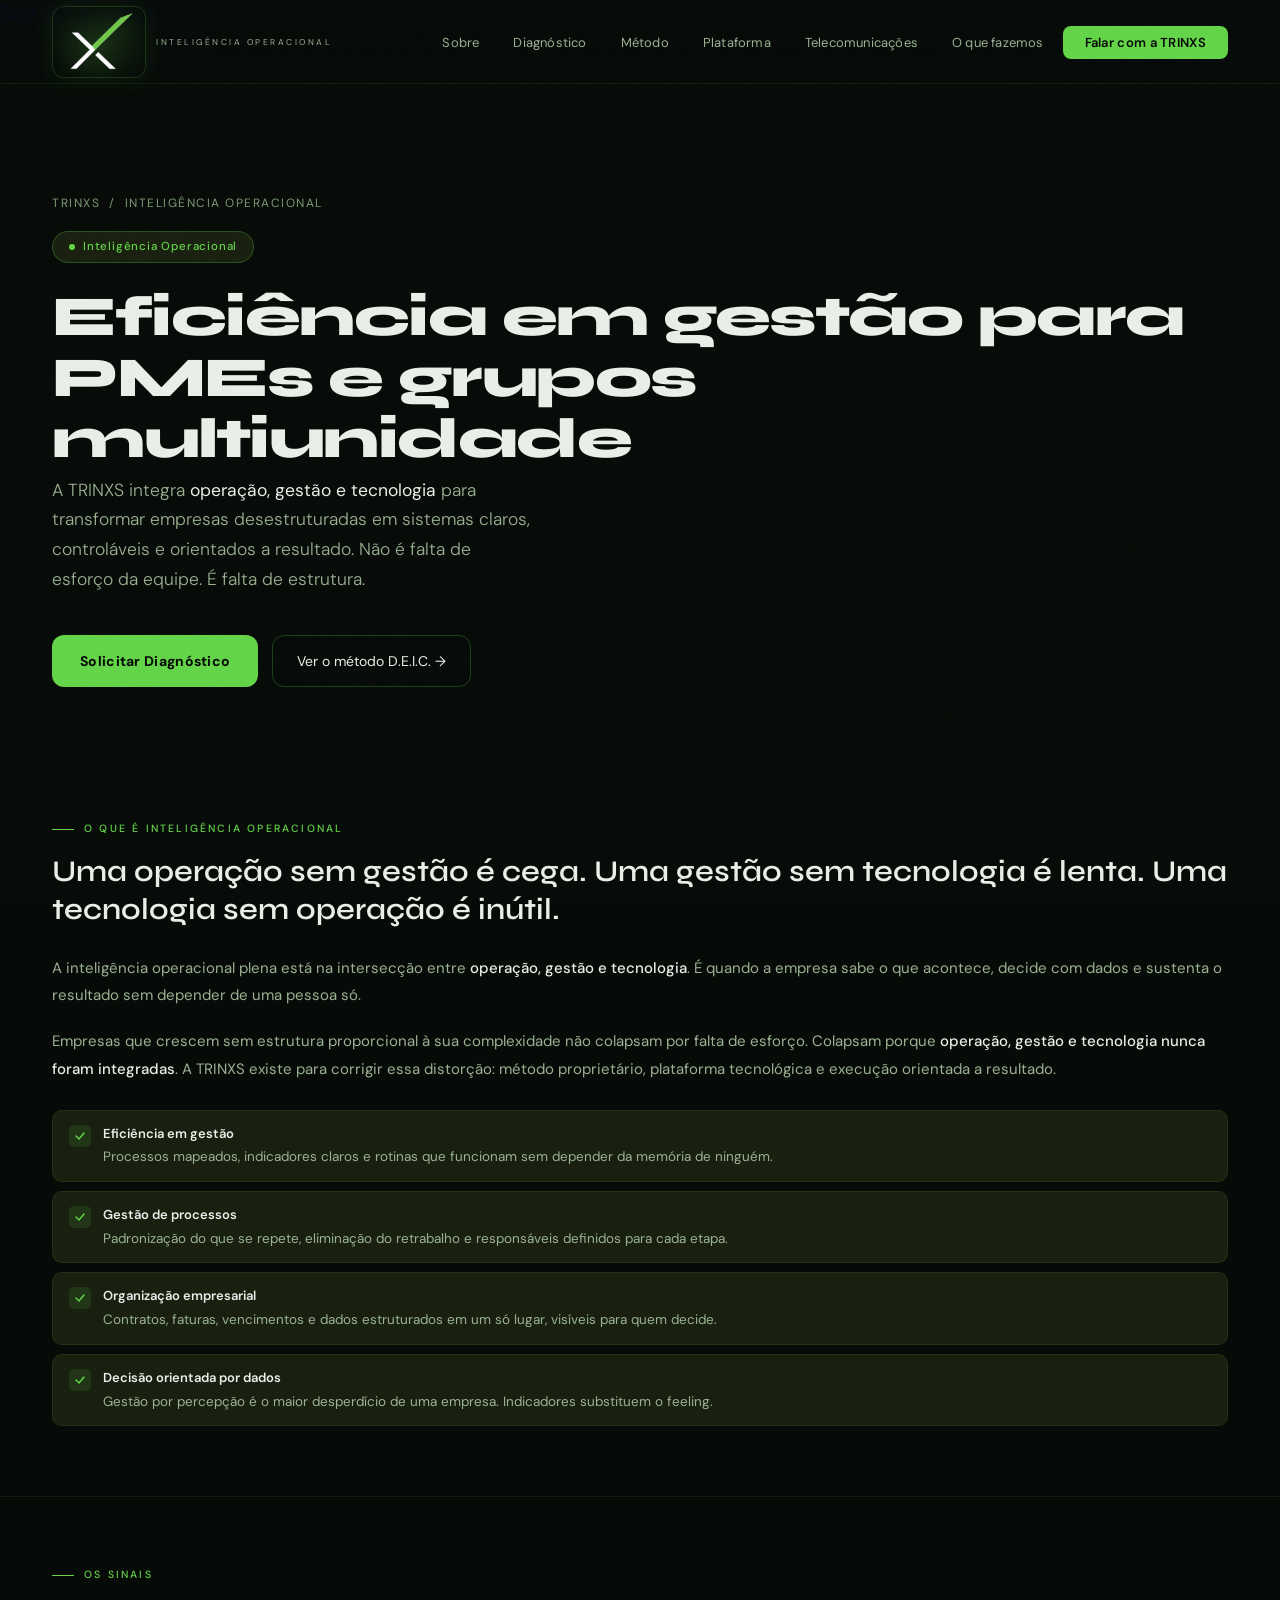
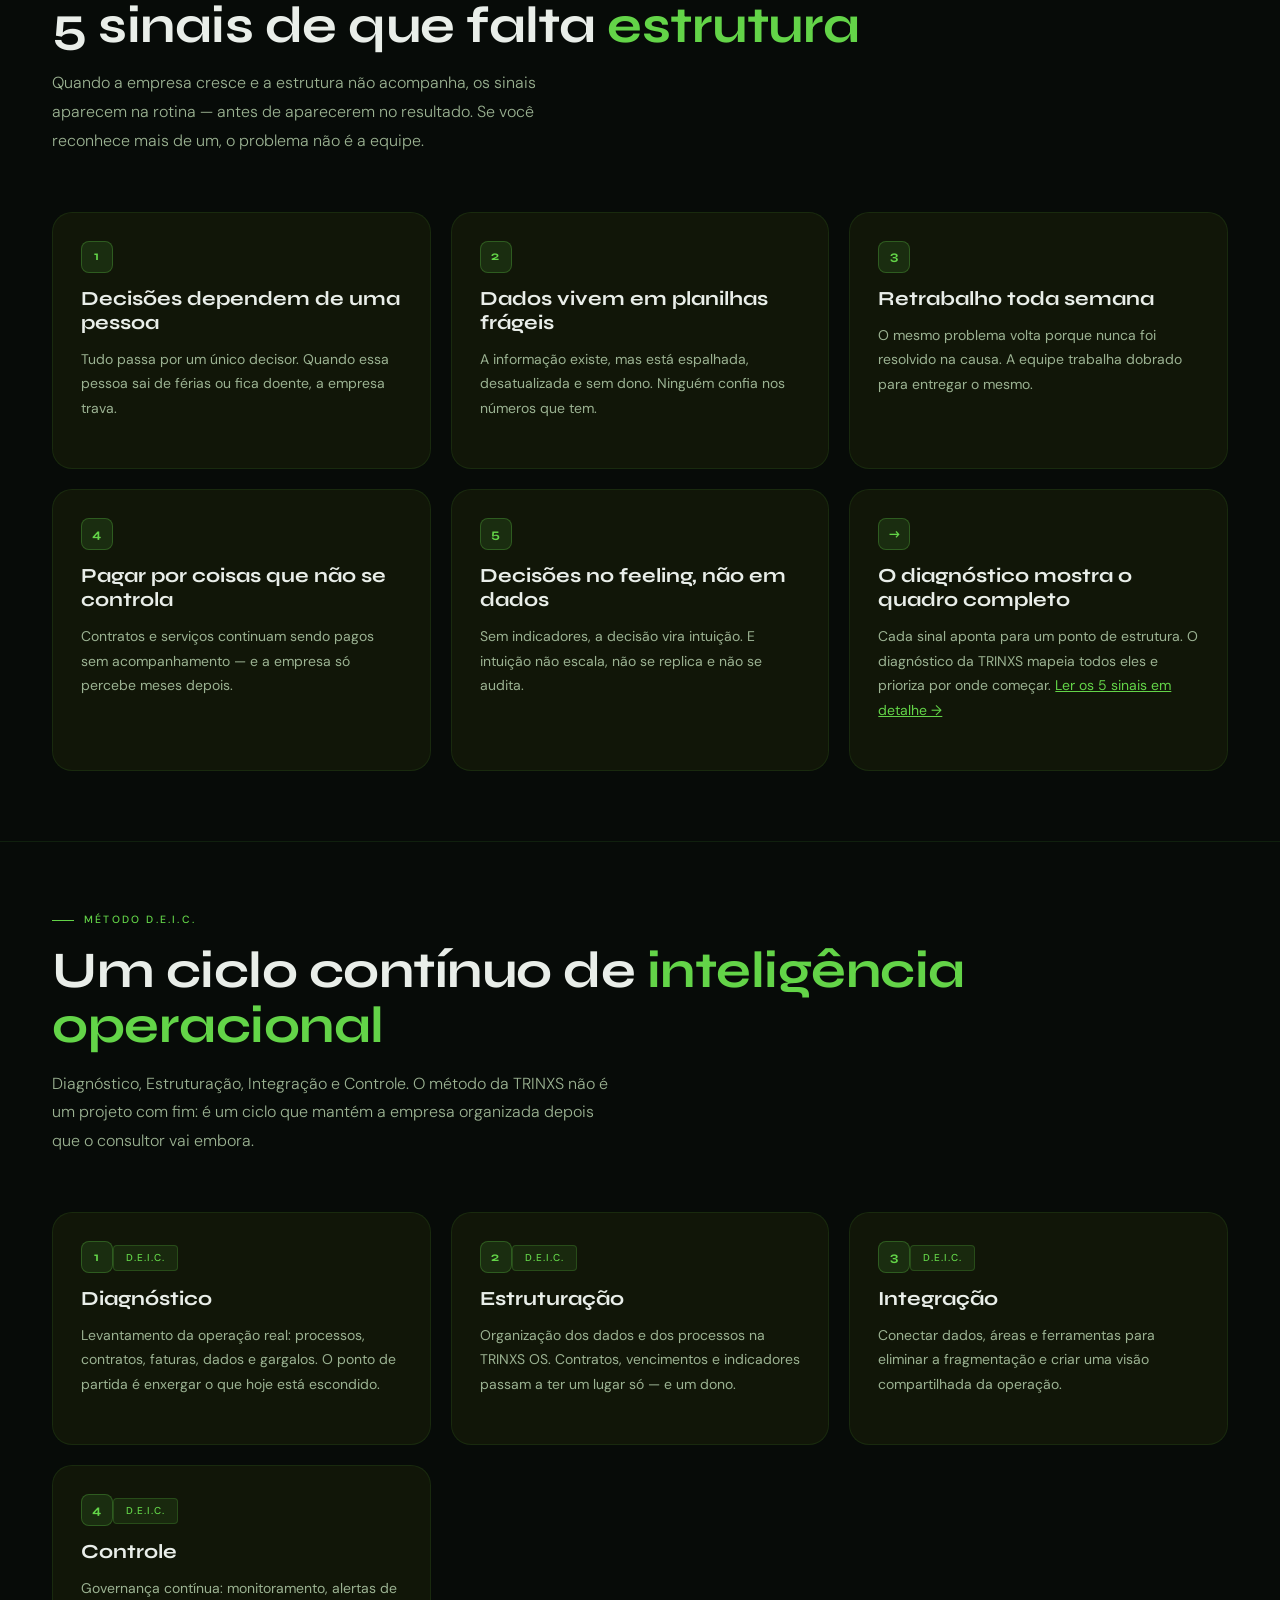
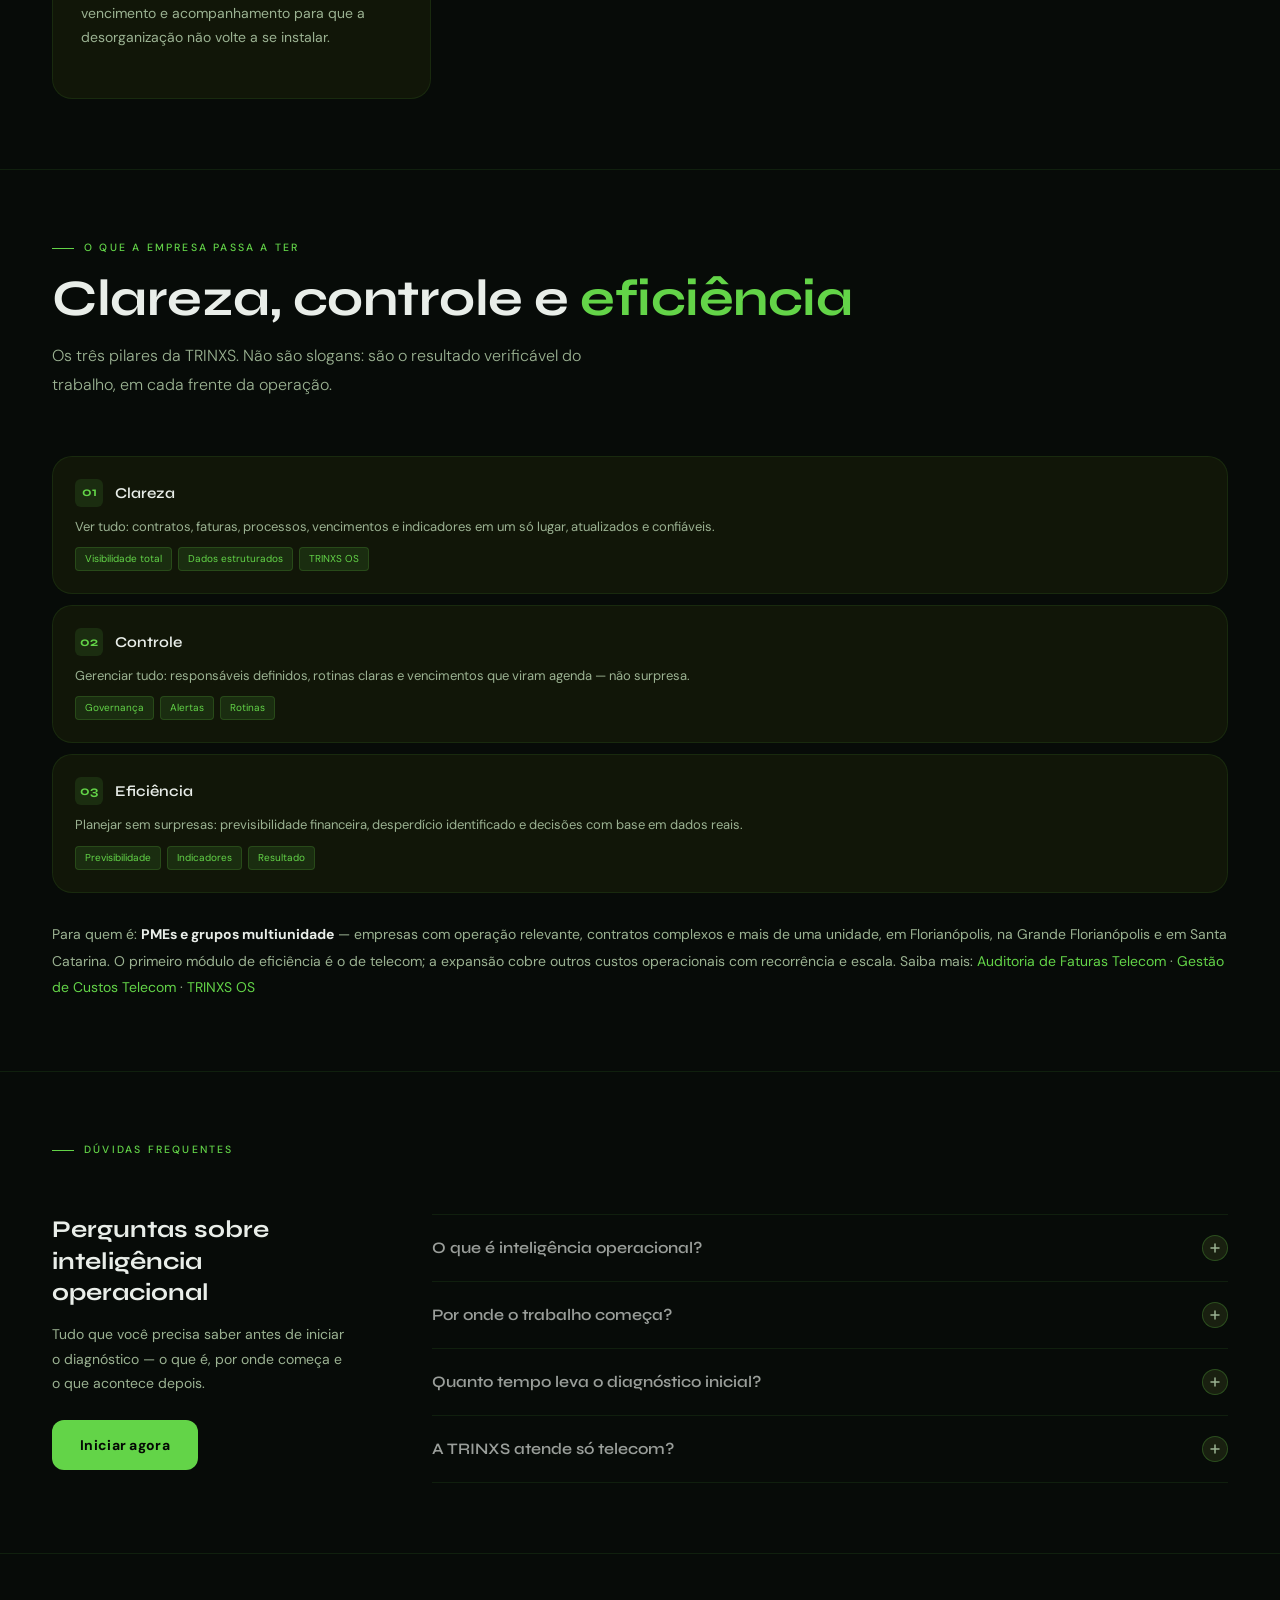
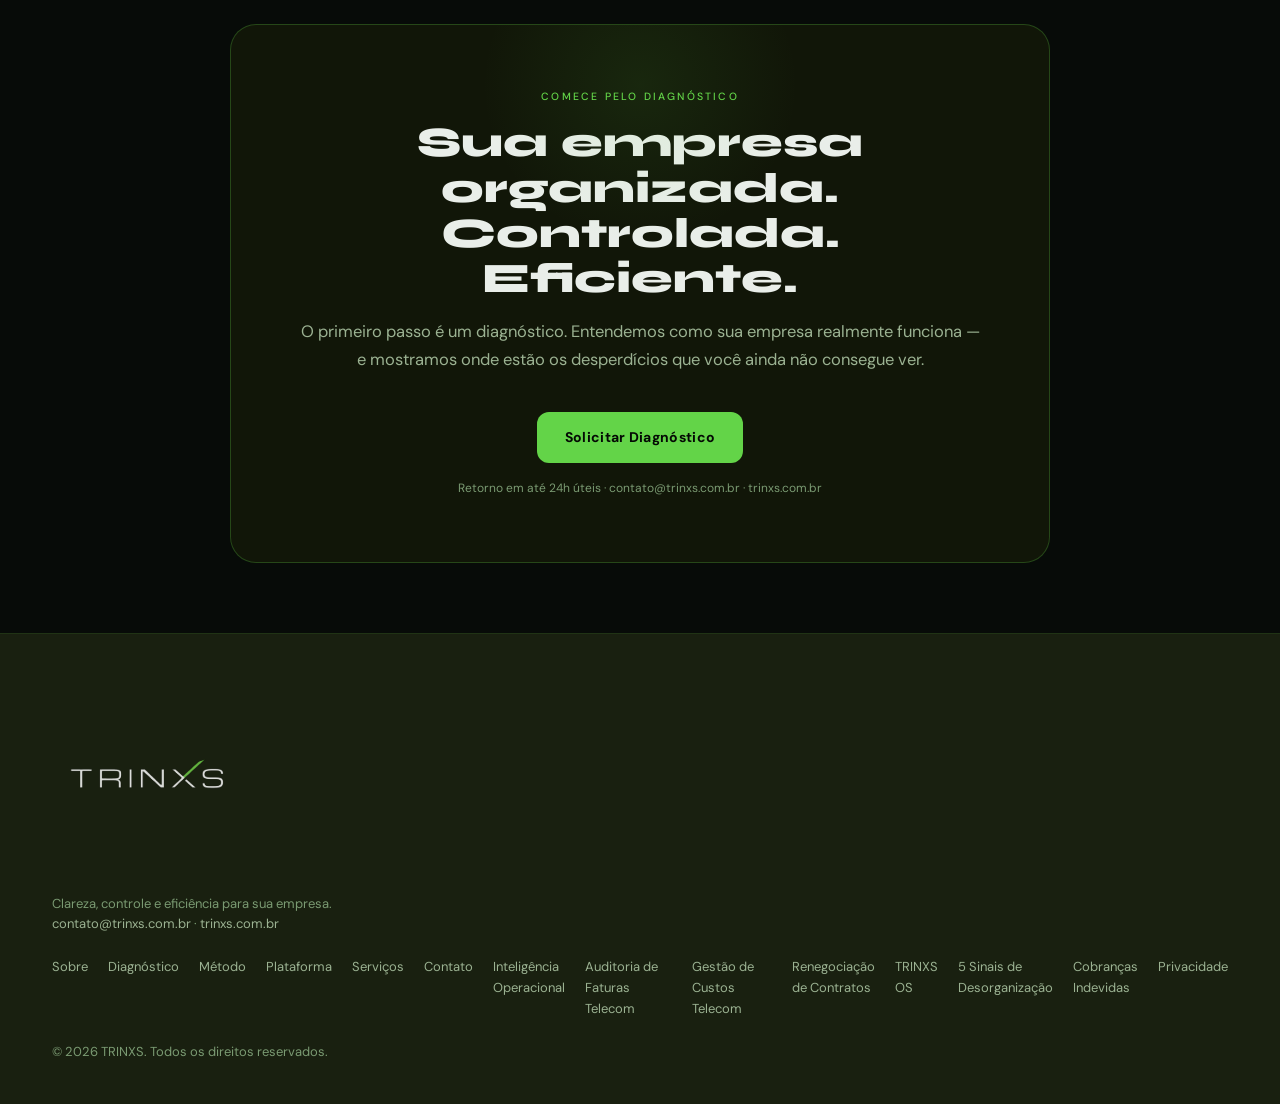
<file: inteligencia-operacional.html>
<!DOCTYPE html>
<html lang="pt-BR">
<head>
<meta charset="UTF-8">
<meta name="viewport" content="width=device-width, initial-scale=1.0">
<title>Eficiência em Gestão e Processos | TRINXS</title>
<link rel="icon" type="image/png" href="/favicon.png">
<meta name="description" content="Eficiência em gestão para PMEs e grupos multiunidade: a TRINXS integra operação, gestão e tecnologia e transforma desorganização em clareza e controle.">
<link rel="canonical" href="https://www.trinxs.com.br/inteligencia-operacional">
<meta name="robots" content="index, follow">
<meta name="theme-color" content="#070B08">
<meta property="og:type" content="website">
<meta property="og:title" content="Eficiência em Gestão e Processos | TRINXS">
<meta property="og:description" content="Eficiência em gestão para PMEs e grupos multiunidade: a TRINXS integra operação, gestão e tecnologia e transforma desorganização em clareza e controle.">
<meta property="og:url" content="https://www.trinxs.com.br/inteligencia-operacional">
<meta property="og:image" content="https://www.trinxs.com.br/favicon.png">
<meta name="twitter:card" content="summary">
<meta name="twitter:title" content="Eficiência em Gestão e Processos | TRINXS">
<meta name="twitter:description" content="Eficiência em gestão para PMEs e grupos multiunidade: a TRINXS integra operação, gestão e tecnologia e transforma desorganização em clareza e controle.">
<script type="application/ld+json">{"@context": "https://schema.org", "@type": "Service", "name": "Inteligência Operacional", "serviceType": ["Eficiência em gestão", "Gestão de processos", "Organização empresarial"], "provider": {"@type": "Organization", "name": "TRINXS Inteligência Operacional", "url": "https://www.trinxs.com.br/", "email": "contato@trinxs.com.br", "sameAs": ["https://www.instagram.com/somostrinxs"]}, "areaServed": [{"@type": "City", "name": "Florianópolis"}, {"@type": "State", "name": "Santa Catarina"}, {"@type": "Country", "name": "Brasil"}], "description": "Eficiência em gestão para PMEs e grupos multiunidade: a TRINXS integra operação, gestão e tecnologia e transforma desorganização em clareza e controle.", "url": "https://www.trinxs.com.br/inteligencia-operacional"}</script>
<link rel="preconnect" href="https://fonts.googleapis.com">
<link href="https://fonts.googleapis.com/css2?family=Syne:wght@400;500;600;700;800&family=DM+Sans:ital,opsz,wght@0,9..40,300;0,9..40,400;0,9..40,500;0,9..40,600;1,9..40,300&display=swap" rel="stylesheet">
<style>

/* ============================================================
   TRINXS — WEBSITE v4.0
   Brand green: #63D448  |  Dark bg: #070B08
   ============================================================ */
*,*::before,*::after{box-sizing:border-box;margin:0;padding:0}
html{scroll-behavior:smooth;font-size:16px}
body{font-family:'DM Sans',sans-serif;background:#070B08;color:#E9EEE9;overflow-x:hidden;line-height:1.6}
:root{
  --g:#63D448;
  --g2:#4BB835;
  --g3:#368522;
  --gdim:rgba(99,212,72,0.12);
  --gbright:rgba(99,212,72,0.28);
  --s1:#0C1109;
  --s2:#111608;
  --s3:#192010;
  --border:rgba(99,212,72,0.10);
  --bhi:rgba(99,212,72,0.26);
  --muted:#9BB292;
  --dim:#7A9A72;
  --ff:'Syne',sans-serif;
  --r:12px;
  --rl:20px;
  /* Alert palette */
  --al-green:#63D448;
  --al-yellow:#F5C842;
  --al-orange:#F08030;
  --al-red:#E84545;
  --al-blue:#63D448;
  --al-purple:#E9EEE9;
}
::-webkit-scrollbar{width:3px}
::-webkit-scrollbar-track{background:#070B08}
::-webkit-scrollbar-thumb{background:var(--g3);border-radius:2px}
/* Grain */
body::after{content:'';position:fixed;inset:0;background:url("data:image/svg+xml,%3Csvg viewBox='0 0 200 200' xmlns='http://www.w3.org/2000/svg'%3E%3Cfilter id='n'%3E%3CfeTurbulence type='fractalNoise' baseFrequency='0.85' numOctaves='4' stitchTiles='stitch'/%3E%3C/filter%3E%3Crect width='100%25' height='100%25' filter='url(%23n)' opacity='0.035'/%3E%3C/svg%3E");pointer-events:none;z-index:9999;opacity:.5}

/* ── NAV ── */
nav{position:fixed;top:0;left:0;right:0;z-index:200;height:84px;padding:0 52px;display:flex;align-items:center;justify-content:space-between;background:rgba(7,11,8,.88);backdrop-filter:blur(24px);-webkit-backdrop-filter:blur(24px);border-bottom:1px solid var(--border);transition:background .3s}
.nav-logo{display:flex;align-items:center;gap:0;text-decoration:none}
.nav-logo-wrap{position:relative;height:72px;display:flex;align-items:center;background:radial-gradient(ellipse at center,rgba(99,212,72,.14),rgba(99,212,72,.04) 70%,transparent 100%);border:1px solid rgba(99,212,72,.18);border-radius:12px;padding:4px 10px;box-shadow:0 0 24px rgba(99,212,72,.10)}
.nav-logo-img{height:72px;width:auto;object-fit:contain;filter:drop-shadow(0 2px 12px rgba(99,212,72,.25))}
.nav-sub{font-size:8.5px;font-weight:400;letter-spacing:2.5px;color:var(--muted);font-family:'DM Sans',sans-serif;text-transform:uppercase;white-space:nowrap;margin-left:10px;margin-top:2px}
.nav-links{display:flex;align-items:center;gap:4px;list-style:none}
.nav-links a{text-decoration:none;font-size:13px;color:var(--muted);padding:7px 15px;border-radius:7px;transition:all .2s;letter-spacing:.2px}
.nav-links a:hover{color:#E9EEE9;background:var(--s3)}
.nav-cta{background:var(--g)!important;color:#050A04!important;font-weight:600!important;padding:8px 22px!important;border-radius:8px!important;letter-spacing:.3px!important}
.nav-cta:hover{background:var(--g2)!important;transform:translateY(-1px);box-shadow:0 6px 24px rgba(99,212,72,.3)!important}
.nav-burger{display:none;background:none;border:1px solid var(--border);border-radius:6px;padding:7px 11px;color:#E9EEE9;cursor:pointer;font-size:17px}

/* ── HERO ── */
#hero{min-height:100vh;display:flex;align-items:center;padding:138px 52px 80px;position:relative;overflow:hidden}
.hero-bg{position:absolute;inset:0;background:radial-gradient(ellipse 65% 55% at 62% 38%,rgba(58,140,30,.11) 0%,transparent 68%),radial-gradient(ellipse 35% 35% at 82% 78%,rgba(99,212,72,.05) 0%,transparent 60%)}
.hero-grid{position:absolute;inset:0;background-image:linear-gradient(rgba(99,212,72,.035) 1px,transparent 1px),linear-gradient(90deg,rgba(99,212,72,.035) 1px,transparent 1px);background-size:56px 56px;mask-image:radial-gradient(ellipse 85% 85% at 50% 50%,#000 20%,transparent 100%)}
.hero-inner{position:relative;max-width:1240px;margin:0 auto;width:100%;display:grid;grid-template-columns:1fr 1fr;gap:72px;align-items:center}
@keyframes fadeUp{from{opacity:0;transform:translateY(22px)}to{opacity:1;transform:translateY(0)}}
.htag{display:inline-flex;align-items:center;gap:8px;background:var(--s3);border:1px solid var(--bhi);border-radius:20px;padding:6px 16px;font-size:11.5px;color:var(--g);font-weight:500;letter-spacing:.8px;margin-bottom:24px;animation:fadeUp .6s ease both}
.htag::before{content:'';width:6px;height:6px;background:var(--g);border-radius:50%;animation:pdot 2s ease-in-out infinite}
@keyframes pdot{0%,100%{opacity:1;transform:scale(1)}50%{opacity:.4;transform:scale(1.4)}}
.hero-h1{font-family:var(--ff);font-size:clamp(44px,5.2vw,72px);font-weight:800;line-height:1.08;letter-spacing:-1.5px;margin-bottom:6px;animation:fadeUp .6s .1s ease both}
.hero-h1 em{font-style:normal;color:var(--g)}
.hero-h1 .dim{color:var(--muted);font-weight:400}
.hero-lead{font-size:17.5px;font-weight:300;color:var(--muted);line-height:1.7;max-width:480px;margin-bottom:40px;animation:fadeUp .6s .2s ease both}
.hero-lead strong{color:#E9EEE9;font-weight:400}
.hero-btns{display:flex;gap:14px;animation:fadeUp .6s .3s ease both;flex-wrap:wrap}
.btn-p{display:inline-flex;align-items:center;gap:8px;background:var(--g);color:#040904;font-size:14px;font-weight:700;padding:14px 28px;border-radius:var(--r);text-decoration:none;transition:all .22s;letter-spacing:.3px;border:none;cursor:pointer;font-family:'DM Sans',sans-serif}
.btn-p:hover{background:var(--g2);transform:translateY(-2px);box-shadow:0 10px 32px rgba(99,212,72,.32)}
.btn-p svg{width:15px;height:15px;flex-shrink:0}
.btn-s{display:inline-flex;align-items:center;gap:8px;background:transparent;color:#E9EEE9;font-size:14px;font-weight:400;padding:14px 24px;border-radius:var(--r);text-decoration:none;border:1px solid var(--bhi);transition:all .22s}
.btn-s:hover{background:var(--s3);border-color:var(--g)}
.hero-visual{animation:fadeUp .6s .35s ease both}

/* ── DASHBOARD CARD ── */
.dash-card{background:var(--s2);border:1px solid var(--border);border-radius:var(--rl);padding:26px;position:relative;overflow:hidden}
.dash-card::before{content:'';position:absolute;top:0;left:0;right:0;height:1px;background:linear-gradient(90deg,transparent,var(--g),transparent)}
.dash-top{display:flex;align-items:center;justify-content:space-between;margin-bottom:20px}
.dash-ttl{font-size:11px;font-weight:500;color:var(--muted);letter-spacing:1.2px}
.dash-live{display:flex;align-items:center;gap:5px;font-size:10.5px;color:var(--g)}
.dash-live::before{content:'';width:5px;height:5px;background:var(--g);border-radius:50%;animation:pdot 1.5s ease-in-out infinite}
.kpi-row{display:grid;grid-template-columns:repeat(3,1fr);gap:10px;margin-bottom:18px}
.kpi{background:var(--s3);border:1px solid var(--border);border-radius:var(--r);padding:14px 12px;text-align:center;transition:border-color .2s}
.kpi:hover{border-color:var(--bhi)}
.kpi-v{font-family:var(--ff);font-size:23px;font-weight:700;color:var(--g);line-height:1;margin-bottom:3px}
.kpi-l{font-size:10px;color:var(--muted);letter-spacing:.4px}
.kpi-d{font-size:10px;color:#86E84A;margin-top:2px}
.chart-box{background:var(--s3);border:1px solid var(--border);border-radius:var(--r);padding:14px;margin-bottom:14px}
.chart-lbl{font-size:10.5px;color:var(--muted);margin-bottom:11px}
.sparksvg{width:100%;height:58px}
.alerts{display:flex;flex-direction:column;gap:7px}
.al{display:flex;align-items:center;gap:9px;background:var(--s3);border-radius:8px;padding:9px 13px;font-size:12px;border:1px solid transparent;transition:border-color .2s}
.al:hover{border-color:var(--border)}
.al-dot{width:8px;height:8px;border-radius:50%;flex-shrink:0}
.al-t{color:#E9EEE9;flex:1;font-size:11.5px}
.al-time{color:var(--dim);font-size:10.5px}

/* ── SECTION BASE ── */
section{padding:104px 52px}
.ctr{max-width:1240px;margin:0 auto}
.eyebrow{font-size:10.5px;font-weight:500;letter-spacing:2.2px;color:var(--g);margin-bottom:14px;display:flex;align-items:center;gap:10px;text-transform:uppercase}
.eyebrow::before{content:'';width:22px;height:1px;background:var(--g)}
h2.sh{font-family:var(--ff);font-size:clamp(32px,4vw,54px);font-weight:700;line-height:1.08;letter-spacing:-.5px;margin-bottom:16px}
h2.sh em{font-style:normal;color:var(--g)}
.lead{font-size:17px;font-weight:300;color:var(--muted);max-width:560px;line-height:1.75;margin-bottom:60px}
.lead strong{color:#E9EEE9;font-weight:400}
.sdiv{height:1px;background:linear-gradient(90deg,transparent,var(--bhi),transparent)}
.reveal{opacity:0;transform:translateY(26px);transition:opacity .75s ease,transform .75s ease}
.reveal.vis{opacity:1;transform:translateY(0)}

/* ── SOBRE ── */
#sobre{background:var(--s1)}
.about-g{display:grid;grid-template-columns:1fr 1fr;gap:64px;align-items:center}
.about-stmt{font-family:var(--ff);font-size:30px;font-weight:600;line-height:1.28;margin-bottom:26px}
.about-stmt em{font-style:normal;color:var(--g)}
.about-body{font-size:15px;color:var(--muted);line-height:1.85;margin-bottom:18px}
.about-body strong{color:#E9EEE9;font-weight:500}
.val-list{list-style:none;display:flex;flex-direction:column;gap:9px;margin-top:26px}
.val-item{display:flex;align-items:flex-start;gap:12px;font-size:13.5px;color:var(--muted);padding:13px 16px;background:var(--s3);border:1px solid var(--border);border-radius:10px;transition:all .25s}
.val-item:hover{border-color:var(--bhi);transform:translateX(4px)}
.vi-icon{width:22px;height:22px;background:var(--gdim);border-radius:5px;display:flex;align-items:center;justify-content:center;flex-shrink:0;margin-top:1px}
.vi-icon svg{width:12px;height:12px;color:var(--g)}
.vi-text strong{display:block;font-size:13px;font-weight:600;color:#E9EEE9;margin-bottom:2px}
.tri-col{display:flex;flex-direction:column;gap:11px}
.tc{background:var(--s2);border:1px solid var(--border);border-radius:var(--rl);padding:22px;transition:all .3s;position:relative;overflow:hidden;cursor:default}
.tc::before{content:'';position:absolute;left:0;top:0;bottom:0;width:3px;background:var(--g);transform:scaleY(0);transition:transform .35s;transform-origin:bottom}
.tc:hover::before{transform:scaleY(1)}
.tc:hover{border-color:var(--bhi);transform:translateX(5px)}
.tc-h{display:flex;align-items:center;gap:12px;margin-bottom:9px}
.tc-n{font-family:var(--ff);font-size:13px;font-weight:700;color:var(--g);width:28px;height:28px;background:var(--gdim);border-radius:6px;display:flex;align-items:center;justify-content:center;flex-shrink:0}
.tc-name{font-family:var(--ff);font-size:15px;font-weight:600}
.tc-desc{font-size:13px;color:var(--muted);line-height:1.65}
.tc-tags{display:flex;gap:6px;flex-wrap:wrap;margin-top:10px}
.tctag{font-size:10px;color:var(--g);background:var(--gdim);border:1px solid rgba(99,212,72,.18);padding:3px 9px;border-radius:4px}

/* ── DIAGNÓSTICO ── */
#diagnostico{background:#070B08}
.diag-g{display:grid;grid-template-columns:1fr 1.15fr;gap:60px;align-items:start}
.steps{display:flex;flex-direction:column;gap:0}
.step{display:flex;gap:20px;padding:24px 0;border-bottom:1px solid var(--border);cursor:pointer;transition:all .2s}
.step:last-child{border-bottom:none}
.step-n{font-family:var(--ff);font-size:42px;font-weight:800;color:var(--s3);line-height:1;min-width:52px;transition:color .3s}
.step.active .step-n,.step:hover .step-n{color:var(--g)}
.step-c{opacity:.55;transition:opacity .2s}
.step.active .step-c,.step:hover .step-c{opacity:1}
.step-title{font-family:var(--ff);font-size:18px;font-weight:600;margin-bottom:6px}
.step-desc{font-size:14px;color:var(--muted);line-height:1.65}
.step-tag{display:inline-flex;align-items:center;gap:5px;font-size:10.5px;color:var(--g);margin-top:9px}
.step-tag::before{content:'▸'}
.detail-area{position:sticky;top:96px}
.detail{background:var(--s2);border:1px solid var(--border);border-radius:var(--rl);padding:34px;display:none}
.detail.active{display:block;animation:fadeUp .3s ease}
.d-phase{font-size:10px;font-weight:500;letter-spacing:2px;color:var(--g);margin-bottom:12px;text-transform:uppercase}
.d-title{font-family:var(--ff);font-size:28px;font-weight:700;margin-bottom:16px}
.d-body{font-size:14px;color:var(--muted);line-height:1.82;margin-bottom:20px}
.d-list{list-style:none;display:flex;flex-direction:column;gap:8px}
.d-list li{display:flex;align-items:flex-start;gap:10px;font-size:13.5px;color:var(--muted)}
.d-list li::before{content:'→';color:var(--g);flex-shrink:0}
.d-result{margin-top:20px;background:var(--gdim);border:1px solid rgba(99,212,72,.18);border-radius:10px;padding:14px 16px;font-size:13px;color:var(--g)}
.d-result strong{display:block;font-size:10px;letter-spacing:1.2px;margin-bottom:4px;color:#86E84A;text-transform:uppercase}

/* ── MÉTODO ── */
#metodo{background:var(--s1)}
.met-intro{display:grid;grid-template-columns:1fr 1fr;gap:60px;margin-bottom:56px;align-items:start}
.deic{display:grid;grid-template-columns:repeat(4,1fr);gap:14px}
.dc{background:var(--s2);border:1px solid var(--border);border-radius:var(--rl);padding:24px 20px;position:relative;overflow:hidden;transition:all .3s}
.dc:hover{border-color:var(--bhi);transform:translateY(-5px);box-shadow:0 22px 44px rgba(0,0,0,.35)}
.dc::after{content:'';position:absolute;bottom:0;left:0;right:0;height:2px;background:var(--g);transform:scaleX(0);transition:transform .35s}
.dc:hover::after{transform:scaleX(1)}
.dc-letter{font-family:var(--ff);font-size:54px;font-weight:800;color:var(--s3);line-height:1;margin-bottom:11px;transition:color .3s}
.dc:hover .dc-letter{color:var(--g)}
.dc-word{font-family:var(--ff);font-size:16px;font-weight:600;margin-bottom:8px}
.dc-desc{font-size:12.5px;color:var(--muted);line-height:1.72}
.dc-tag{font-size:10.5px;color:var(--g);margin-top:12px;font-style:italic}

/* ── PLATAFORMA ── */
#plataforma{background:#070B08;position:relative;overflow:hidden}
#plataforma::before{content:'';position:absolute;top:-180px;right:-180px;width:580px;height:580px;background:radial-gradient(ellipse,rgba(58,140,30,.09) 0%,transparent 70%);pointer-events:none}
.plat-hdr{text-align:center;margin-bottom:56px}
.plat-hdr .eyebrow{justify-content:center}
.plat-hdr .eyebrow::before{display:none}
.plat-hdr .lead{margin:0 auto;text-align:center}

/* OS Mockup */
.os{background:var(--s2);border:1px solid var(--border);border-radius:var(--rl);overflow:hidden;max-width:940px;margin:0 auto 56px;box-shadow:0 48px 96px rgba(0,0,0,.55)}
.os-bar{background:var(--s3);padding:12px 20px;display:flex;align-items:center;gap:12px;border-bottom:1px solid var(--border)}
.os-dots{display:flex;gap:6px}
.os-dots span{width:10px;height:10px;border-radius:50%}
.os-dots span:nth-child(1){background:#E84545}
.os-dots span:nth-child(2){background:#F5C842}
.os-dots span:nth-child(3){background:var(--g)}
.os-url{flex:1;background:var(--s2);border-radius:5px;padding:6px 12px;font-size:12px;color:var(--dim);font-family:monospace;text-align:center}
.os-live{font-size:10.5px;color:var(--g);display:flex;align-items:center;gap:5px}
.os-live::before{content:'';width:5px;height:5px;background:var(--g);border-radius:50%;animation:pdot 1.4s ease-in-out infinite}
.os-body{display:grid;grid-template-columns:196px 1fr;min-height:440px}
.os-side{background:var(--s3);border-right:1px solid var(--border);padding:18px 10px}
.os-side-hdr{font-size:10px;font-weight:500;color:var(--dim);letter-spacing:1.2px;margin-bottom:14px;padding:0 8px;text-transform:uppercase}
.sni{display:flex;align-items:center;gap:8px;padding:9px 12px;border-radius:7px;font-size:12.5px;color:var(--muted);cursor:pointer;transition:all .2s;margin-bottom:2px}
.sni svg{width:13px;height:13px;flex-shrink:0}
.sni:hover{background:var(--s2);color:#E9EEE9}
.sni.act{background:var(--gdim);color:var(--g);border:1px solid rgba(99,212,72,.18)}
.os-main{padding:24px}
.os-mhdr{display:flex;align-items:center;justify-content:space-between;margin-bottom:20px}
.os-mtitle{font-family:var(--ff);font-size:18px;font-weight:600}
.os-mmeta{font-size:11.5px;color:var(--muted)}
.os-mmeta span{color:var(--g)}
.os-kpis{display:grid;grid-template-columns:repeat(4,1fr);gap:11px;margin-bottom:18px}
.os-kpi{background:var(--s3);border:1px solid var(--border);border-radius:var(--r);padding:14px;transition:border-color .2s}
.os-kpi:hover{border-color:var(--bhi)}
.os-kv{font-family:var(--ff);font-size:24px;font-weight:700;line-height:1}
.os-kl{font-size:10.5px;color:var(--muted);margin-top:3px}
.os-kt{font-size:10.5px;margin-top:4px}
.os-charts{display:grid;grid-template-columns:2fr 1fr;gap:11px}
.os-cb{background:var(--s3);border:1px solid var(--border);border-radius:var(--r);padding:16px}
.os-cl{font-size:11px;color:var(--muted);margin-bottom:12px;display:flex;align-items:center;justify-content:space-between}
.os-cl span{font-size:10px;color:var(--g)}
.bchart{display:flex;align-items:flex-end;gap:5px;height:82px}
.bi{flex:1;display:flex;flex-direction:column;align-items:center;gap:4px}
.b{width:100%;border-radius:4px 4px 0 0;transition:all .3s}
.b:hover{filter:brightness(1.2)}
.bl{font-size:9px;color:var(--dim)}
.os-als{display:flex;flex-direction:column;gap:7px}
.osa{display:flex;align-items:center;gap:8px;font-size:11px;padding:8px 10px;border-radius:6px;background:var(--s2);border:1px solid var(--border)}
.osa-dot{width:7px;height:7px;border-radius:50%;flex-shrink:0}

/* Módulos */
.mods{display:grid;grid-template-columns:repeat(3,1fr);gap:15px;max-width:940px;margin:0 auto}
.mod{background:var(--s2);border:1px solid var(--border);border-radius:var(--rl);padding:24px;transition:all .3s}
.mod:hover{border-color:var(--bhi);transform:translateY(-4px)}
.mod-ico{width:40px;height:40px;background:var(--gdim);border-radius:10px;display:flex;align-items:center;justify-content:center;margin-bottom:16px}
.mod-ico svg{width:20px;height:20px;color:var(--g)}
.mod-n{font-family:var(--ff);font-size:15px;font-weight:600;margin-bottom:7px}
.mod-d{font-size:13px;color:var(--muted);line-height:1.7}
.mod-tag{display:inline-block;margin-top:11px;font-size:10px;color:var(--g);background:var(--gdim);border:1px solid rgba(99,212,72,.18);padding:3px 10px;border-radius:4px;letter-spacing:.4px}

/* ── O QUE FAZEMOS ── */
#o-que-fazemos{background:var(--s1)}
.svcs{display:grid;grid-template-columns:repeat(3,1fr);gap:20px}
.svc{background:var(--s2);border:1px solid var(--border);border-radius:var(--rl);padding:28px;transition:all .3s;position:relative;overflow:hidden}
.svc::before{content:'';position:absolute;top:0;left:0;right:0;height:2px;transform:scaleX(0);transition:transform .4s}
.svc:hover::before{transform:scaleX(1)}
.svc:hover{border-color:var(--bhi);transform:translateY(-5px);box-shadow:0 24px 48px rgba(0,0,0,.32)}
/* Number badge per card */
.svc-num{font-family:var(--ff);font-size:13px;font-weight:700;width:32px;height:32px;border-radius:8px;display:inline-flex;align-items:center;justify-content:center;background:var(--gdim);border:1px solid var(--gbright);color:var(--g);letter-spacing:.5px;margin-bottom:14px;transition:all .25s;flex-shrink:0}
.svc:hover .svc-num{background:var(--g);color:#040904;border-color:var(--g)}

.svc-badge{display:inline-block;font-size:10px;font-weight:500;letter-spacing:1px;padding:4px 12px;border-radius:4px;margin-bottom:16px}
.svc-name{font-family:var(--ff);font-size:20px;font-weight:700;margin-bottom:12px;line-height:1.2}
.svc-desc{font-size:14px;color:var(--muted);line-height:1.75;margin-bottom:20px}
.svc-items{list-style:none;display:flex;flex-direction:column;gap:7px}
.svc-items li{display:flex;gap:8px;font-size:13px;color:var(--muted)}
.svc-items li::before{content:'→';color:var(--g);flex-shrink:0}
/* Card 1 accent */
.svc:nth-child(1)::before{background:linear-gradient(90deg,var(--al-green),var(--g2))}
.svc:nth-child(2)::before{background:linear-gradient(90deg,var(--al-blue),#2D7FCC)}
.svc:nth-child(3)::before{background:linear-gradient(90deg,var(--al-purple),#7A54C8)}

/* ── INDICADORES ── */
#indicadores{background:#070B08}
.metrics{display:grid;grid-template-columns:repeat(4,1fr);gap:15px;margin-bottom:40px}
.mc{background:var(--s2);border:1px solid var(--border);border-radius:var(--rl);padding:24px 20px;text-align:center;transition:all .3s}
.mc:hover{border-color:var(--bhi)}
.mc-icon{width:44px;height:44px;background:var(--s3);border:1px solid var(--border);border-radius:10px;display:flex;align-items:center;justify-content:center;margin:0 auto 16px;transition:border-color .2s}
.mc:hover .mc-icon{border-color:var(--bhi)}
.mc-icon svg{width:22px;height:22px}
.mc-v{font-family:var(--ff);font-size:38px;font-weight:800;color:var(--g);line-height:1;margin-bottom:5px}
.mc-l{font-size:13.5px;color:#E9EEE9;margin-bottom:3px;font-weight:500}
.mc-s{font-size:11.5px;color:var(--muted)}
.prog-box{background:var(--s2);border:1px solid var(--border);border-radius:var(--rl);padding:28px}
.prog-title{font-family:var(--ff);font-size:16px;font-weight:600;margin-bottom:22px}
.pi{margin-bottom:16px}
.pi:last-child{margin-bottom:0}
.pi-row{display:flex;justify-content:space-between;margin-bottom:7px;font-size:13px}
.pi-name{color:#E9EEE9}
.pi-val{font-weight:600}
.pi-bar{height:6px;background:var(--s3);border-radius:3px;overflow:hidden}
.pi-fill{height:100%;border-radius:3px;width:0;transition:width 1.3s ease}

/* ── CTA ── */
#cta{background:var(--s1);padding:80px 52px}
.cta-box{max-width:820px;margin:0 auto;text-align:center;background:var(--s2);border:1px solid var(--bhi);border-radius:26px;padding:64px;position:relative;overflow:hidden}
.cta-box::before{content:'';position:absolute;top:-100px;left:50%;transform:translateX(-50%);width:320px;height:320px;background:radial-gradient(ellipse,rgba(99,212,72,.09) 0%,transparent 70%);pointer-events:none}
.cta-eyebrow{justify-content:center}
.cta-eyebrow::before{display:none}
.cta-h{font-family:var(--ff);font-size:42px;font-weight:800;margin-bottom:16px;line-height:1.08}
.cta-h em{font-style:normal;color:var(--g)}
.cta-sub{font-size:16.5px;color:var(--muted);margin-bottom:38px;line-height:1.72}
.cta-btns{display:flex;gap:14px;justify-content:center;flex-wrap:wrap}
.form-row{display:flex;gap:10px;justify-content:center;margin-top:32px;flex-wrap:wrap}
.finput{background:var(--s3);border:1px solid var(--border);border-radius:var(--r);padding:13px 18px;font-size:14px;color:#E9EEE9;font-family:'DM Sans',sans-serif;outline:none;transition:border-color .2s;min-width:230px}
.finput:focus{border-color:var(--g)}
.finput::placeholder{color:var(--dim)}

/* ── FOOTER ── */
footer{background:var(--s3);border-top:1px solid var(--border);padding:42px 52px}
.ft-inner{max-width:1240px;margin:0 auto;display:flex;align-items:center;justify-content:space-between;flex-wrap:wrap;gap:22px}
.ft-copy{font-size:13px;color:var(--dim)}
.ft-copy a{color:var(--muted);text-decoration:none;transition:color .2s}
.ft-copy a:hover{color:var(--g)}
.ft-links{display:flex;gap:20px}
.ft-links a{font-size:13px;color:var(--muted);text-decoration:none;transition:color .2s}
.ft-links a:hover{color:var(--g)}
.ft-logo{height:22px;width:auto;opacity:.85}

/* ── RESPONSIVE ── */
@media(max-width:960px){
  nav{padding:0 24px}
  .nav-links{display:none}
  .nav-burger{display:flex}
  section{padding:64px 24px}
  #hero{padding:118px 24px 60px}
  .hero-inner{grid-template-columns:1fr;gap:44px}
  .hero-visual{order:-1}
  .about-g,.diag-g,.met-intro{grid-template-columns:1fr;gap:40px}
  .deic{grid-template-columns:repeat(2,1fr)}
  .os-body{grid-template-columns:1fr}
  .os-side{display:none}
  .os-kpis{grid-template-columns:repeat(2,1fr)}
  .os-charts{grid-template-columns:1fr}
  .mods{grid-template-columns:1fr 1fr}
  .svcs{grid-template-columns:1fr}
  .metrics{grid-template-columns:repeat(2,1fr)}
  .cta-box{padding:36px 24px}
  .cta-h{font-size:28px}
  footer{padding:34px 24px}
  .ft-inner{flex-direction:column;align-items:flex-start}
}

/* ============================================================
   TRINXS — TELECOM MODULE
   Brand: #63D448 | BG: #070B08 | Syne + DM Sans
   ============================================================ */
*,*::before,*::after{box-sizing:border-box;margin:0;padding:0}
html{scroll-behavior:smooth}
body{font-family:'DM Sans',sans-serif;background:#070B08;color:#E9EEE9;overflow-x:hidden;line-height:1.6}
:root{
  --g:#63D448;--g2:#4BB835;--g3:#368522;
  --gdim:rgba(99,212,72,0.12);--gbright:rgba(99,212,72,0.28);
  --s1:#0C1109;--s2:#111608;--s3:#192010;
  --border:rgba(99,212,72,0.10);--bhi:rgba(99,212,72,0.26);
  --muted:#9BB292;--dim:#7A9A72;
  --ff:'Syne',sans-serif;--r:12px;--rl:20px;
}
::-webkit-scrollbar{width:3px}
::-webkit-scrollbar-track{background:#070B08}
::-webkit-scrollbar-thumb{background:var(--g3);border-radius:2px}
body::after{content:'';position:fixed;inset:0;background:url("data:image/svg+xml,%3Csvg viewBox='0 0 200 200' xmlns='http://www.w3.org/2000/svg'%3E%3Cfilter id='n'%3E%3CfeTurbulence type='fractalNoise' baseFrequency='0.85' numOctaves='4' stitchTiles='stitch'/%3E%3C/filter%3E%3Crect width='100%25' height='100%25' filter='url(%23n)' opacity='0.035'/%3E%3C/svg%3E");pointer-events:none;z-index:9999;opacity:.5}

/* ── ANIMAÇÕES ── */
@keyframes fadeUp{from{opacity:0;transform:translateY(22px)}to{opacity:1;transform:translateY(0)}}
@keyframes pdot{0%,100%{opacity:1;transform:scale(1)}50%{opacity:.4;transform:scale(1.4)}}
@keyframes pulse{0%,100%{box-shadow:0 0 0 0 rgba(99,212,72,.3)}70%{box-shadow:0 0 0 8px rgba(99,212,72,0)}}

/* Reveal — começa visível, JS adiciona a classe de transição depois */
.reveal{opacity:1;transform:translateY(0)}
.reveal.will-animate{opacity:0;transform:translateY(26px);transition:opacity .7s ease,transform .7s ease}
.reveal.will-animate.vis{opacity:1;transform:translateY(0)}
.reveal.will-animate.d1{transition-delay:.1s}
.reveal.will-animate.d2{transition-delay:.2s}
.reveal.will-animate.d3{transition-delay:.3s}

/* ── LAYOUT ── */
.ctr{max-width:1240px;margin:0 auto}
section{padding:96px 52px}
.sdiv{height:1px;background:linear-gradient(90deg,transparent,var(--bhi),transparent)}
.eyebrow{font-size:10.5px;font-weight:500;letter-spacing:2.2px;color:var(--g);margin-bottom:14px;display:flex;align-items:center;gap:10px;text-transform:uppercase}
.eyebrow::before{content:'';width:22px;height:1px;background:var(--g)}
h2.sh{font-family:var(--ff);font-size:clamp(32px,4vw,52px);font-weight:700;line-height:1.08;letter-spacing:-.5px;margin-bottom:16px}
h2.sh em{font-style:normal;color:var(--g)}
.lead{font-size:16px;font-weight:300;color:var(--muted);max-width:560px;line-height:1.8;margin-bottom:56px}
.lead strong{color:#E9EEE9;font-weight:400}
.btn-p{display:inline-flex;align-items:center;gap:8px;background:var(--g);color:#040904;font-size:14px;font-weight:700;padding:14px 28px;border-radius:var(--r);text-decoration:none;transition:all .22s;letter-spacing:.3px;border:none;cursor:pointer;font-family:'DM Sans',sans-serif}
.btn-p:hover{background:var(--g2);transform:translateY(-2px);box-shadow:0 10px 32px rgba(99,212,72,.32)}
.btn-p svg{width:15px;height:15px;flex-shrink:0}
.btn-s{display:inline-flex;align-items:center;gap:8px;background:transparent;color:#E9EEE9;font-size:14px;padding:14px 24px;border-radius:var(--r);text-decoration:none;border:1px solid var(--bhi);transition:all .22s}
.btn-s:hover{background:var(--s3);border-color:var(--g)}

/* ══════════════════════════════
   HERO
══════════════════════════════ */
#tc-hero{min-height:100vh;display:flex;align-items:center;padding:100px 52px 80px;position:relative;overflow:hidden}
.tc-hbg{position:absolute;inset:0;background:radial-gradient(ellipse 65% 55% at 65% 40%,rgba(40,120,20,.10) 0%,transparent 68%),radial-gradient(ellipse 30% 30% at 18% 80%,rgba(99,212,72,.04) 0%,transparent 60%)}
.tc-hgrid{position:absolute;inset:0;background-image:linear-gradient(rgba(99,212,72,.03) 1px,transparent 1px),linear-gradient(90deg,rgba(99,212,72,.03) 1px,transparent 1px);background-size:56px 56px;mask-image:radial-gradient(ellipse 85% 85% at 50% 50%,#000 20%,transparent 100%)}
.tc-hinner{position:relative;max-width:1240px;margin:0 auto;width:100%;display:grid;grid-template-columns:1fr 1fr;gap:72px;align-items:center}

.tc-htag{display:inline-flex;align-items:center;gap:8px;background:var(--s3);border:1px solid var(--bhi);border-radius:20px;padding:6px 16px;font-size:11.5px;color:var(--g);font-weight:500;letter-spacing:.8px;margin-bottom:24px;animation:fadeUp .6s ease both}
.tc-htag::before{content:'';width:6px;height:6px;background:var(--g);border-radius:50%;animation:pdot 2s ease-in-out infinite}
.tc-module-lbl{font-size:10px;letter-spacing:2.5px;color:var(--dim);text-transform:uppercase;margin-bottom:8px;animation:fadeUp .6s .05s ease both;display:flex;align-items:center;gap:8px}
.tc-module-lbl::before{content:'';width:18px;height:1px;background:var(--g);opacity:.5}
.tc-h1{font-family:var(--ff);font-size:clamp(40px,5vw,68px);font-weight:800;line-height:1.08;letter-spacing:-1.5px;margin-bottom:8px;animation:fadeUp .6s .1s ease both}
.tc-h1 em{font-style:normal;color:var(--g)}
.tc-h1 .tc-dim{color:var(--muted);font-weight:400;font-size:.82em;letter-spacing:-.5px}
.tc-stmt{font-family:var(--ff);font-size:17px;font-weight:600;color:rgba(233,238,233,.5);line-height:1.4;margin-bottom:18px;animation:fadeUp .6s .15s ease both;border-left:2px solid var(--g);padding-left:16px}
.tc-lead{font-size:16px;font-weight:300;color:var(--muted);line-height:1.75;max-width:500px;margin-bottom:40px;animation:fadeUp .6s .2s ease both}
.tc-lead strong{color:#E9EEE9;font-weight:400}
.tc-btns{display:flex;gap:14px;animation:fadeUp .6s .28s ease both;flex-wrap:wrap}

/* ── DASHBOARD HERO ── */
.tc-dash{background:var(--s2);border:1px solid var(--border);border-radius:var(--rl);overflow:hidden;position:relative;animation:fadeUp .6s .38s ease both}
.tc-dash::before{content:'';position:absolute;top:0;left:0;right:0;height:1px;background:linear-gradient(90deg,transparent,var(--g),transparent)}
.tc-dbar{background:var(--s3);padding:12px 20px;display:flex;align-items:center;gap:12px;border-bottom:1px solid var(--border)}
.tc-ddots{display:flex;gap:6px}
.tc-ddots span{width:10px;height:10px;border-radius:50%}
.tc-ddots span:nth-child(1){background:#E84545}
.tc-ddots span:nth-child(2){background:#F5C842}
.tc-ddots span:nth-child(3){background:var(--g)}
.tc-durl{flex:1;background:var(--s2);border-radius:5px;padding:5px 12px;font-size:11px;color:var(--dim);font-family:monospace;text-align:center}
.tc-dlive{font-size:10.5px;color:var(--g);display:flex;align-items:center;gap:5px}
.tc-dlive::before{content:'';width:5px;height:5px;background:var(--g);border-radius:50%;animation:pdot 1.5s ease-in-out infinite}
.tc-dbody{padding:18px}

/* KPIs 2x2 */
.tc-krow{display:grid;grid-template-columns:repeat(2,1fr);gap:10px;margin-bottom:14px}
.tc-kpi{background:var(--s3);border:1px solid var(--border);border-radius:var(--r);padding:14px 12px;text-align:center;transition:border-color .2s}
.tc-kpi:hover{border-color:var(--bhi)}
.tc-kv{font-family:var(--ff);font-size:22px;font-weight:700;line-height:1;margin-bottom:3px}
.tc-kl{font-size:10px;color:var(--muted);letter-spacing:.4px}
.tc-kd{font-size:10px;margin-top:2px}

/* Barras de análise */
.tc-analysis{background:var(--s3);border:1px solid var(--border);border-radius:var(--r);padding:14px;margin-bottom:14px}
.tc-albl{font-size:10.5px;color:var(--muted);margin-bottom:13px;display:flex;justify-content:space-between;align-items:center}
.tc-albl span{font-size:10px;color:var(--g)}
.tc-brow{margin-bottom:10px}
.tc-brow:last-child{margin-bottom:0}
.tc-bhead{display:flex;justify-content:space-between;font-size:11px;margin-bottom:5px}
.tc-bhead span:first-child{color:#E9EEE9}
.tc-bhead span:last-child{font-weight:600}
.tc-bbg{height:5px;background:#070B08;border-radius:100px;overflow:hidden}
.tc-bfill{height:100%;border-radius:100px;width:0;transition:width 1.5s cubic-bezier(.4,0,.2,1)}

/* Alertas */
.tc-alerts{display:flex;flex-direction:column;gap:7px}
.tc-al{display:flex;align-items:center;gap:9px;background:var(--s3);border-radius:8px;padding:9px 13px;font-size:11.5px;border:1px solid transparent;transition:border-color .2s}
.tc-al:hover{border-color:var(--border)}
.tc-al-dot{width:8px;height:8px;border-radius:50%;flex-shrink:0}
.tc-al-t{color:#E9EEE9;flex:1;font-size:11px}
.tc-al-time{color:var(--dim);font-size:10px;white-space:nowrap}

/* ══════════════════════════════
   BARRA DE MÉTRICAS
══════════════════════════════ */
.tc-mbar{background:var(--s1);border-top:1px solid var(--border);border-bottom:1px solid var(--border)}
.tc-minner{max-width:1240px;margin:0 auto;display:grid;grid-template-columns:repeat(4,1fr)}
.tc-mi{padding:28px 24px;border-right:1px solid var(--border);transition:background .2s}
.tc-mi:last-child{border-right:none}
.tc-mi:hover{background:var(--s2)}
.tc-mval{font-family:var(--ff);font-size:32px;font-weight:800;color:var(--g);line-height:1;margin-bottom:5px}
.tc-mlbl{font-size:12.5px;color:var(--muted)}

/* ══════════════════════════════
   STATEMENT
══════════════════════════════ */
#tc-statement{background:var(--s1);padding:80px 52px}
.tc-sg{max-width:1240px;margin:0 auto;display:grid;grid-template-columns:1fr 1fr;gap:72px;align-items:center}
.tc-sq{font-family:var(--ff);font-size:clamp(24px,3vw,38px);font-weight:700;line-height:1.22;color:#E9EEE9;position:relative;padding-left:28px}
.tc-sq::before{content:'';position:absolute;left:0;top:4px;bottom:4px;width:3px;background:var(--g);border-radius:2px}
.tc-sq em{font-style:normal;color:var(--g)}
.tc-sbody{display:flex;flex-direction:column;gap:18px}
.tc-sp{font-size:15px;color:var(--muted);line-height:1.85;font-weight:300}
.tc-sp strong{color:#E9EEE9;font-weight:500}
.tc-utag{display:inline-flex;align-items:center;gap:8px;background:rgba(99,212,72,.06);border:1px solid rgba(99,212,72,.2);border-radius:8px;padding:12px 16px;font-size:13px;color:var(--g);font-weight:500;line-height:1.5;margin-top:8px}
.tc-utag::before{content:'→';font-size:14px}

/* ══════════════════════════════
   O QUE MAPEAMOS
══════════════════════════════ */
#tc-mapeia{background:#070B08}
.tc-mg{display:grid;grid-template-columns:360px 1fr;gap:72px;align-items:start}
.tc-mitems{display:grid;grid-template-columns:1fr 1fr;gap:1px;background:var(--border);border:1px solid var(--border);border-radius:var(--rl);overflow:hidden}
.tc-mitem{background:#070B08;padding:22px 20px;transition:background .2s}
.tc-mitem:hover{background:var(--s2)}
.tc-mitem:hover .tc-mnum{color:var(--g)}
.tc-mnum{font-size:9px;font-weight:500;letter-spacing:1.5px;color:var(--dim);text-transform:uppercase;margin-bottom:8px;display:block;transition:color .2s}
.tc-mtext{font-size:13.5px;color:var(--muted);line-height:1.55}

/* ══════════════════════════════
   4 PILARES
══════════════════════════════ */
#tc-pilares{background:var(--s1)}
.tc-pgrid{display:grid;grid-template-columns:repeat(4,1fr);gap:1px;background:var(--border);border:1px solid var(--border);border-radius:var(--rl);overflow:hidden;margin-top:56px}
.tc-pilar{background:var(--s1);padding:32px 24px;position:relative;overflow:hidden;transition:background .25s;cursor:default}
.tc-pilar::after{content:'';position:absolute;bottom:0;left:0;right:0;height:2px;background:var(--g);transform:scaleX(0);transition:transform .35s}
.tc-pilar:hover{background:var(--s2)}
.tc-pilar:hover::after{transform:scaleX(1)}
.tc-pbgltr{font-family:var(--ff);font-size:56px;font-weight:800;color:var(--s3);line-height:1;position:absolute;bottom:8px;right:16px;pointer-events:none;transition:color .3s;z-index:0}
.tc-pilar h3,.tc-pilar p,.tc-pn{position:relative;z-index:1}
.tc-pilar:hover .tc-pbgltr{color:rgba(99,212,72,.05)}
.tc-pn{font-size:11px;font-weight:700;color:var(--g);letter-spacing:1px;text-transform:uppercase;margin-bottom:16px;opacity:.7}
.tc-pilar h3{font-family:var(--ff);font-size:17px;font-weight:600;color:#E9EEE9;margin-bottom:12px;line-height:1.25}
.tc-pilar p{font-size:13px;color:var(--muted);line-height:1.7}

/* ══════════════════════════════
   MÉTODO DEIC
══════════════════════════════ */
#tc-deic{background:#070B08;position:relative;overflow:hidden}
#tc-deic::before{content:'';position:absolute;top:-200px;right:-200px;width:600px;height:600px;background:radial-gradient(ellipse,rgba(40,120,20,.08) 0%,transparent 70%);pointer-events:none}
.tc-di{display:grid;grid-template-columns:1fr 1fr;gap:60px;margin-bottom:56px;align-items:end}
.tc-dbadge{display:inline-flex;align-items:center;gap:8px;background:var(--gdim);border:1px solid rgba(99,212,72,.18);border-radius:6px;padding:7px 14px;font-size:11px;color:var(--g);font-weight:500;letter-spacing:.5px;margin-top:16px}
.tc-dbadge::before{content:'';width:5px;height:5px;background:var(--g);border-radius:50%;animation:pdot 2s ease-in-out infinite}

.tc-dcards{display:grid;grid-template-columns:repeat(4,1fr);gap:14px;margin-bottom:24px}
.tc-dc{background:var(--s2);border:1px solid var(--border);border-radius:var(--rl);padding:28px 22px;position:relative;overflow:hidden;transition:all .3s;cursor:pointer}
.tc-dc:hover,.tc-dc.active{border-color:var(--bhi);transform:translateY(-5px);box-shadow:0 22px 44px rgba(0,0,0,.35)}
.tc-dc::after{content:'';position:absolute;bottom:0;left:0;right:0;height:2px;background:var(--g);transform:scaleX(0);transition:transform .35s}
.tc-dc:hover::after,.tc-dc.active::after{transform:scaleX(1)}
.tc-dcltr{font-family:var(--ff);font-size:54px;font-weight:800;color:var(--s3);line-height:1;margin-bottom:11px;transition:color .3s}
.tc-dc:hover .tc-dcltr,.tc-dc.active .tc-dcltr{color:var(--g)}
.tc-dcword{font-family:var(--ff);font-size:16px;font-weight:600;margin-bottom:8px}
.tc-dcdesc{font-size:12.5px;color:var(--muted);line-height:1.72}
.tc-dctag{font-size:10.5px;color:var(--g);margin-top:12px;font-style:italic}

.tc-dres{background:var(--s2);border:1px solid var(--border);border-radius:var(--rl);padding:28px 32px;display:grid;grid-template-columns:repeat(4,1fr);gap:0}
.tc-dr{padding:0 24px;border-right:1px solid var(--border)}
.tc-dr:first-child{padding-left:0}
.tc-dr:last-child{border-right:none;padding-right:0}
.tc-drlbl{font-size:10px;color:var(--muted);letter-spacing:1.2px;text-transform:uppercase;margin-bottom:6px}
.tc-drval{font-family:var(--ff);font-size:26px;font-weight:700;color:var(--g);line-height:1}

.tc-inc{margin-top:20px;padding:18px 22px;background:var(--s3);border:1px solid var(--border);border-radius:var(--r);display:flex;align-items:center;gap:10px;flex-wrap:wrap}
.tc-inclbl{font-size:10.5px;color:var(--dim);letter-spacing:.8px;flex-shrink:0}
.tc-inct{font-size:11px;padding:4px 12px;border-radius:4px;background:var(--gdim);color:var(--g);border:1px solid rgba(99,212,72,.18)}

/* ══════════════════════════════
   GANHOS + OS MOCKUP
══════════════════════════════ */
#tc-ganhos{background:var(--s1)}
.tc-gg{display:grid;grid-template-columns:1fr 1fr;gap:72px;align-items:start;margin-top:56px}
.tc-glist{display:flex;flex-direction:column;gap:0}
.tc-grow{display:flex;align-items:flex-start;gap:16px;padding:18px 0;border-bottom:1px solid var(--border);transition:all .2s;cursor:default}
.tc-grow:last-child{border-bottom:none}
.tc-grow:hover{padding-left:8px}
.tc-grow:hover .tc-garrow{color:var(--g);transform:translateX(4px)}
.tc-garrow{color:var(--dim);font-size:14px;flex-shrink:0;margin-top:2px;transition:all .2s}
.tc-gtext{font-size:14.5px;color:var(--muted);line-height:1.55}
.tc-gtext strong{color:#E9EEE9;font-weight:500}

/* OS Mockup */
.tc-osm{background:var(--s2);border:1px solid var(--border);border-radius:var(--rl);overflow:hidden;box-shadow:0 32px 64px rgba(0,0,0,.4)}
.tc-osbar{background:var(--s3);padding:12px 20px;display:flex;align-items:center;gap:12px;border-bottom:1px solid var(--border)}
.tc-osdots{display:flex;gap:6px}
.tc-osdots span{width:10px;height:10px;border-radius:50%}
.tc-osdots span:nth-child(1){background:#E84545}
.tc-osdots span:nth-child(2){background:#F5C842}
.tc-osdots span:nth-child(3){background:var(--g)}
.tc-osurl{flex:1;background:var(--s2);border-radius:5px;padding:5px 12px;font-size:11px;color:var(--dim);font-family:monospace;text-align:center}
.tc-oslive{font-size:10px;color:var(--g);display:flex;align-items:center;gap:5px}
.tc-oslive::before{content:'';width:5px;height:5px;background:var(--g);border-radius:50%;animation:pdot 1.4s ease-in-out infinite}
.tc-osbody{padding:18px}
.tc-oskpis{display:grid;grid-template-columns:repeat(2,1fr);gap:10px;margin-bottom:12px}
.tc-oskpi{background:var(--s3);border:1px solid var(--border);border-radius:var(--r);padding:14px;transition:border-color .2s}
.tc-oskpi:hover{border-color:var(--bhi)}
.tc-oskv{font-family:var(--ff);font-size:22px;font-weight:700;line-height:1}
.tc-oskl{font-size:10.5px;color:var(--muted);margin-top:3px}
.tc-oskt{font-size:10px;margin-top:4px}
.tc-oschart{background:var(--s3);border:1px solid var(--border);border-radius:var(--r);padding:14px;margin-bottom:12px}
.tc-oslbl{font-size:10.5px;color:var(--muted);margin-bottom:10px;display:flex;justify-content:space-between}
.tc-oslbl span{font-size:10px;color:var(--g)}
.tc-bchart{display:flex;align-items:flex-end;gap:5px;height:64px}
.tc-bi{flex:1;display:flex;flex-direction:column;align-items:center;gap:4px}
.tc-b{width:100%;border-radius:3px 3px 0 0;transition:filter .2s}
.tc-b:hover{filter:brightness(1.3)}
.tc-bl{font-size:9px;color:var(--dim)}
/* Progress bars OS */
.tc-prog{background:var(--s3);border:1px solid var(--border);border-radius:var(--r);padding:14px;margin-bottom:12px}
.tc-plbl{font-size:10.5px;color:var(--muted);margin-bottom:12px}
.tc-pi{margin-bottom:10px}
.tc-pi:last-child{margin-bottom:0}
.tc-pirow{display:flex;justify-content:space-between;margin-bottom:5px;font-size:11px}
.tc-piname{color:#E9EEE9}
.tc-pival{font-weight:600}
.tc-pibar{height:4px;background:#070B08;border-radius:2px;overflow:hidden}
.tc-pifill{height:100%;border-radius:2px;width:0;transition:width 1.5s cubic-bezier(.4,0,.2,1)}
/* Alertas OS */
.tc-osas{display:flex;flex-direction:column;gap:6px}
.tc-osa{display:flex;align-items:center;gap:8px;font-size:11px;padding:8px 10px;border-radius:6px;background:var(--s2);border:1px solid var(--border)}
.tc-osad{width:7px;height:7px;border-radius:50%;flex-shrink:0}

/* ══════════════════════════════
   TABELA — ONDE ESTÁ O DINHEIRO
══════════════════════════════ */
#tc-dinheiro{background:#070B08}
.tc-twrap{border:1px solid var(--bhi);border-radius:var(--rl);overflow:hidden;margin-top:48px}
.tc-thead{padding:20px 28px;background:var(--s2);border-bottom:1px solid var(--border);display:flex;align-items:center;justify-content:space-between;flex-wrap:wrap;gap:12px}
.tc-ttitle{font-family:var(--ff);font-size:17px;font-weight:600}
.tc-tbadge{font-size:10px;font-weight:500;letter-spacing:1px;padding:4px 12px;border-radius:4px;background:rgba(245,200,66,.08);color:#F5C842;border:1px solid rgba(245,200,66,.2)}
table.tc-t{width:100%;border-collapse:collapse}
table.tc-t thead tr{background:var(--s3)}
table.tc-t th{padding:12px 24px;text-align:left;font-size:10px;font-weight:500;letter-spacing:1.5px;color:var(--dim);text-transform:uppercase;border-bottom:1px solid var(--border)}
table.tc-t td{padding:18px 24px;font-size:13.5px;color:var(--muted);border-bottom:1px solid var(--border);vertical-align:middle;line-height:1.5}
table.tc-t tr:last-child td{border-bottom:none}
table.tc-t tbody tr{transition:background .15s}
table.tc-t tbody tr:hover td{background:var(--s2);color:#E9EEE9}
table.tc-t td:first-child{color:#E9EEE9;font-weight:500}
.tc-freq{display:inline-flex;align-items:center;gap:5px;font-size:10px;font-weight:500;padding:4px 10px;border-radius:4px;letter-spacing:.5px}
.tc-fhi{background:rgba(99,212,72,.08);color:var(--g);border:1px solid rgba(99,212,72,.18)}
.tc-fmd{background:rgba(245,200,66,.08);color:#F5C842;border:1px solid rgba(245,200,66,.18)}
.tc-impact{font-size:12.5px;color:var(--g);font-weight:600}

/* ══════════════════════════════
   TIMELINE — PROCESSO
══════════════════════════════ */
#tc-processo{background:var(--s1);padding:96px 52px}
.tc-tlhdr{text-align:center;margin-bottom:72px}
.tc-tlhdr .eyebrow{justify-content:center}
.tc-tlhdr .eyebrow::before{display:none}
.tc-tlhdr .lead{margin:0 auto}
.tc-tl{display:grid;grid-template-columns:repeat(4,1fr);gap:0;position:relative;max-width:1240px;margin:0 auto}
.tc-tl::before{content:'';position:absolute;top:36px;left:calc(12.5% + 18px);right:calc(12.5% + 18px);height:1px;background:linear-gradient(90deg,var(--g) 0%,rgba(99,212,72,.3) 33%,rgba(99,212,72,.12) 66%,transparent 100%)}
.tc-tlstep{display:flex;flex-direction:column;align-items:center;text-align:center;padding:0 20px}
.tc-tlnum{width:72px;height:72px;border-radius:50%;background:#070B08;border:1px solid var(--bhi);display:flex;align-items:center;justify-content:center;font-family:var(--ff);font-size:26px;font-weight:800;color:var(--g);margin-bottom:24px;position:relative;z-index:1;transition:all .25s}
.tc-tlstep:hover .tc-tlnum{background:var(--g);color:#040904;border-color:var(--g);box-shadow:0 0 32px rgba(99,212,72,.35);animation:pulse 1.5s ease-in-out infinite}
.tc-tlperiod{font-size:10px;font-weight:500;letter-spacing:1.5px;color:var(--g);text-transform:uppercase;margin-bottom:8px}
.tc-tlstep h4{font-family:var(--ff);font-size:17px;font-weight:600;color:#E9EEE9;margin-bottom:10px}
.tc-tlstep p{font-size:13px;color:var(--muted);line-height:1.65}

/* ══════════════════════════════
   FAQ
══════════════════════════════ */
#tc-faq{background:#070B08}
.tc-flay{display:grid;grid-template-columns:300px 1fr;gap:80px;margin-top:56px;align-items:start}
.tc-fsticky{position:sticky;top:80px}
.tc-fstitle{font-family:var(--ff);font-size:24px;font-weight:700;color:#E9EEE9;line-height:1.3;margin-bottom:14px}
.tc-fsbody{font-size:14px;color:var(--muted);line-height:1.75;margin-bottom:24px}
.tc-flist{display:flex;flex-direction:column;gap:0}
.tc-fitem{border-bottom:1px solid var(--border)}
.tc-fitem:first-child{border-top:1px solid var(--border)}
.tc-fq{width:100%;display:flex;justify-content:space-between;align-items:center;padding:20px 0;background:transparent;border:none;cursor:pointer;text-align:left;gap:16px}
.tc-fq:hover .tc-fqt{color:#E9EEE9}
.tc-fqt{font-family:var(--ff);font-size:16px;font-weight:600;color:rgba(233,238,233,.65);line-height:1.3;transition:color .2s}
.tc-fqico{flex-shrink:0;width:26px;height:26px;border-radius:50%;background:var(--s3);border:1px solid var(--bhi);display:flex;align-items:center;justify-content:center;transition:all .25s}
.tc-fitem.open .tc-fqico{background:var(--g);border-color:var(--g);transform:rotate(45deg)}
.tc-fqico svg{width:12px;height:12px;stroke:var(--muted);transition:stroke .2s}
.tc-fitem.open .tc-fqico svg{stroke:#040904}
.tc-fans{max-height:0;overflow:hidden;transition:max-height .4s cubic-bezier(.16,1,.3,1)}
.tc-fansi{padding:0 0 20px;font-size:14px;color:var(--muted);line-height:1.78;font-weight:300}

/* ══════════════════════════════
   CTA FINAL
══════════════════════════════ */
#tc-cta{background:var(--s1);padding:80px 52px}
.tc-ctabox{max-width:820px;margin:0 auto;text-align:center;background:var(--s2);border:1px solid var(--bhi);border-radius:26px;padding:64px;position:relative;overflow:hidden}
.tc-ctabox::before{content:'';position:absolute;top:-100px;left:50%;transform:translateX(-50%);width:320px;height:320px;background:radial-gradient(ellipse,rgba(99,212,72,.09) 0%,transparent 70%);pointer-events:none}
.tc-ctabox::after{content:'';position:absolute;top:0;left:0;right:0;height:1px;background:linear-gradient(90deg,transparent 10%,var(--g) 50%,transparent 90%)}
.tc-ctaeyebrow{justify-content:center}
.tc-ctaeyebrow::before{display:none}
.tc-ctah{font-family:var(--ff);font-size:clamp(26px,4vw,42px);font-weight:800;margin-bottom:14px;line-height:1.1}
.tc-ctah em{font-style:normal;color:var(--g)}
.tc-ctasub{font-size:16px;color:var(--muted);margin-bottom:36px;line-height:1.72}
.tc-ctabtns{display:flex;gap:14px;justify-content:center;flex-wrap:wrap;margin-bottom:28px}
.tc-trust{display:flex;align-items:center;justify-content:center;gap:0;flex-wrap:wrap}
.tc-titem{display:flex;align-items:center;gap:7px;font-size:12px;color:var(--muted);padding:0 20px;border-right:1px solid var(--border)}
.tc-titem:last-child{border-right:none}
.tc-tdot{width:5px;height:5px;border-radius:50%;background:var(--g);box-shadow:0 0 8px rgba(99,212,72,.5)}

/* ══════════════════════════════
   RESPONSIVE
══════════════════════════════ */
@media(max-width:960px){
  section{padding:64px 24px}
  #tc-hero{padding:80px 24px 60px}
  #tc-statement,#tc-cta,#tc-processo{padding:64px 24px}
  .tc-hinner,.tc-sg,.tc-mg,.tc-gg,.tc-di,.tc-flay{grid-template-columns:1fr;gap:40px}
  .tc-minner{grid-template-columns:repeat(2,1fr)}
  .tc-mi{border-bottom:1px solid var(--border)}
  .tc-pgrid{grid-template-columns:1fr 1fr}
  .tc-dcards{grid-template-columns:1fr 1fr}
  .tc-dres{grid-template-columns:1fr 1fr;gap:20px}
  .tc-dr{padding:0 0 20px;border-right:none;border-bottom:1px solid var(--border)}
  .tc-dr:nth-child(2n){padding-bottom:0;border-bottom:none}
  .tc-oskpis{grid-template-columns:repeat(2,1fr)}
  .tc-mitems{grid-template-columns:1fr}
  .tc-tl{grid-template-columns:1fr;gap:32px}
  .tc-tl::before{display:none}
  .tc-tlstep{flex-direction:row;text-align:left;gap:20px}
  .tc-tlnum{flex-shrink:0;margin-bottom:0}
  .tc-fsticky{position:static}
  .tc-ctabox{padding:36px 20px}
  table.tc-t th,table.tc-t td{padding:12px 14px;font-size:12px}
  .tc-inc{gap:8px}
}

/* ── RESULTADOS / OFERTA ── */
#resultados{background:#070B08}
.res-grid{display:grid;grid-template-columns:repeat(3,1fr);gap:15px;margin-top:40px}
.res-card{background:var(--s2);border:1px solid var(--border);border-radius:var(--rl);padding:24px;position:relative;overflow:hidden}
.res-card::before{content:'';position:absolute;top:0;left:0;right:0;height:2px;background:var(--g)}
.res-num{font-family:var(--ff);font-size:13px;font-weight:700;color:var(--g);letter-spacing:.5px;margin-bottom:12px}
.res-name{font-family:var(--ff);font-size:17px;font-weight:600;margin-bottom:4px;line-height:1.3}
.res-op{font-size:12px;color:var(--muted);margin-bottom:14px}
.res-v{font-family:var(--ff);font-size:24px;font-weight:800;color:var(--g);line-height:1.1;margin-bottom:4px}
.res-tag{font-size:11px;color:var(--g);letter-spacing:.4px}
.res-note{font-size:12.5px;color:var(--dim);line-height:1.7;margin-top:32px;max-width:760px}
#oferta{background:var(--s1)}
.of-grid{display:grid;grid-template-columns:1fr 1fr;gap:40px;margin-top:40px;align-items:start}
.of-list{list-style:none;display:flex;flex-direction:column;gap:10px}
.of-list li{display:flex;gap:10px;font-size:14px;color:var(--muted);line-height:1.7}
.of-list li::before{content:'→';color:var(--g);flex-shrink:0}
.of-box{background:var(--s2);border:1px solid var(--border);border-radius:var(--rl);padding:28px}
.of-box h3{font-family:var(--ff);font-size:18px;font-weight:600;margin-bottom:12px}
.of-box p{font-size:14px;color:var(--muted);line-height:1.8;margin-bottom:14px}
@media(max-width:960px){.res-grid{grid-template-columns:1fr}.of-grid{grid-template-columns:1fr}}



.page-hero{padding:168px 52px 64px;position:relative}
.page-hero .hero-h1{font-size:clamp(38px,4.4vw,58px)}
.page-sec{padding:70px 52px}
.page-sec + .page-sec{border-top:1px solid var(--border)}
.crumb{font-size:12px;letter-spacing:1.5px;text-transform:uppercase;color:var(--dim);margin-bottom:18px}
.crumb a{color:var(--dim);text-decoration:none}
.crumb a:hover{color:var(--g)}
.art p{color:var(--muted);line-height:1.85;margin-bottom:18px;font-size:16.5px}
.art h2{font-family:var(--ff);font-size:clamp(25px,3vw,34px);font-weight:700;line-height:1.18;margin:46px 0 14px;letter-spacing:-.5px}
.art h2 em{font-style:normal;color:var(--g)}
.art h2 .num{display:inline-flex;align-items:center;justify-content:center;width:36px;height:36px;border:1px solid var(--border);border-radius:50%;color:var(--g);font-family:var(--ff);font-weight:700;font-size:16px;margin-right:12px;vertical-align:2px}
.art ul{margin:0 0 22px 20px;color:var(--muted);line-height:1.85}
.art ul li{margin-bottom:8px}
.art strong{color:#E9EEE9}
.rel-links{margin-top:28px;font-size:14px;color:var(--muted);line-height:1.9}
.rel-links a{color:var(--g);text-decoration:none}
.rel-links a:hover{text-decoration:underline}
@media(max-width:960px){.page-hero,.page-sec{padding-left:24px;padding-right:24px}.page-hero{padding-top:128px}}

</style>
</head>
<body>
<a class="skip-link" href="#conteudo">Pular para o conteúdo</a>
<!-- NAV -->
<nav id="nav">
  <a href="/" class="nav-logo">
    <div class="nav-logo-wrap">
<img src="[data-uri]" alt="TRINXS" class="nav-logo-img">    </div>
    <span class="nav-sub">Inteligência Operacional</span>
  </a>
  <ul class="nav-links" id="nav-links">
  <li><a href="/#sobre">Sobre</a></li>
  <li><a href="/#diagnostico">Diagnóstico</a></li>
  <li><a href="/#metodo">Método</a></li>
  <li><a href="/#plataforma">Plataforma</a></li>
<li><a href="/#tc-hero">Telecomunicações</a></li>  <li><a href="/#o-que-fazemos">O que fazemos</a></li>
  <li><a href="#diagnostico" class="nav-cta">Falar com a TRINXS</a></li>
</ul>
  <button class="nav-burger" onclick="toggleMenu()" aria-label="Abrir menu" aria-expanded="false" aria-controls="nav-links">☰</button>
</nav>

<section class="page-hero" id="conteudo">
  <div class="ctr">
    <div class="crumb"><a href="/">TRINXS</a> &nbsp;/&nbsp; Inteligência Operacional</div>
    <div class="htag">Inteligência Operacional</div>
    <h1 class="hero-h1">Eficiência em gestão para PMEs e grupos multiunidade</h1>
    <p class="hero-lead">A TRINXS integra <strong>operação, gestão e tecnologia</strong> para transformar empresas desestruturadas em sistemas claros, controláveis e orientados a resultado. Não é falta de esforço da equipe. É falta de estrutura.</p>
    <div class="hero-btns">
      <a href="mailto:contato@trinxs.com.br?subject=Solicita%C3%A7%C3%A3o%20de%20diagn%C3%B3stico%20%E2%80%94%20TRINXS" class="btn-p">Solicitar Diagnóstico</a>
      <a href="#como-funciona" class="btn-s">Ver o método D.E.I.C. &rarr;</a>
    </div>
  </div>
</section>


<section class="page-sec">
  <div class="ctr">
    <div class="reveal">
      <div class="eyebrow">O que é inteligência operacional</div>
      <div class="about-stmt">Uma operação sem gestão é cega. Uma gestão sem tecnologia é lenta. Uma tecnologia sem operação é inútil.</div>
      <p class="about-body">A inteligência operacional plena está na intersecção entre <strong>operação, gestão e tecnologia</strong>. É quando a empresa sabe o que acontece, decide com dados e sustenta o resultado sem depender de uma pessoa só.</p>
      <p class="about-body">Empresas que crescem sem estrutura proporcional à sua complexidade não colapsam por falta de esforço. Colapsam porque <strong>operação, gestão e tecnologia nunca foram integradas</strong>. A TRINXS existe para corrigir essa distorção: método proprietário, plataforma tecnológica e execução orientada a resultado.</p>
      <ul class="val-list">
        <li class="val-item"><div class="vi-icon"><svg viewBox="0 0 12 12" fill="none"><path d="M2 6L5 9L10 3" stroke="currentColor" stroke-width="1.5" stroke-linecap="round"/></svg></div><div class="vi-text"><strong>Eficiência em gestão</strong>Processos mapeados, indicadores claros e rotinas que funcionam sem depender da memória de ninguém.</div></li>
        <li class="val-item"><div class="vi-icon"><svg viewBox="0 0 12 12" fill="none"><path d="M2 6L5 9L10 3" stroke="currentColor" stroke-width="1.5" stroke-linecap="round"/></svg></div><div class="vi-text"><strong>Gestão de processos</strong>Padronização do que se repete, eliminação do retrabalho e responsáveis definidos para cada etapa.</div></li>
        <li class="val-item"><div class="vi-icon"><svg viewBox="0 0 12 12" fill="none"><path d="M2 6L5 9L10 3" stroke="currentColor" stroke-width="1.5" stroke-linecap="round"/></svg></div><div class="vi-text"><strong>Organização empresarial</strong>Contratos, faturas, vencimentos e dados estruturados em um só lugar, visíveis para quem decide.</div></li>
        <li class="val-item"><div class="vi-icon"><svg viewBox="0 0 12 12" fill="none"><path d="M2 6L5 9L10 3" stroke="currentColor" stroke-width="1.5" stroke-linecap="round"/></svg></div><div class="vi-text"><strong>Decisão orientada por dados</strong>Gestão por percepção é o maior desperdício de uma empresa. Indicadores substituem o feeling.</div></li>
      </ul>
    </div>
  </div>
</section>

<section class="page-sec">
  <div class="ctr">
    <div class="eyebrow reveal">Os sinais</div>
    <h2 class="sh reveal">5 sinais de que falta <em>estrutura</em></h2>
    <p class="lead reveal">Quando a empresa cresce e a estrutura não acompanha, os sinais aparecem na rotina — antes de aparecerem no resultado. Se você reconhece mais de um, o problema não é a equipe.</p>
    <div class="svcs">
      <div class="svc reveal"><div class="svc-num">1</div><div class="svc-name">Decisões dependem de uma pessoa</div><div class="svc-desc">Tudo passa por um único decisor. Quando essa pessoa sai de férias ou fica doente, a empresa trava.</div></div>
      <div class="svc reveal"><div class="svc-num">2</div><div class="svc-name">Dados vivem em planilhas frágeis</div><div class="svc-desc">A informação existe, mas está espalhada, desatualizada e sem dono. Ninguém confia nos números que tem.</div></div>
      <div class="svc reveal"><div class="svc-num">3</div><div class="svc-name">Retrabalho toda semana</div><div class="svc-desc">O mesmo problema volta porque nunca foi resolvido na causa. A equipe trabalha dobrado para entregar o mesmo.</div></div>
      <div class="svc reveal"><div class="svc-num">4</div><div class="svc-name">Pagar por coisas que não se controla</div><div class="svc-desc">Contratos e serviços continuam sendo pagos sem acompanhamento — e a empresa só percebe meses depois.</div></div>
      <div class="svc reveal"><div class="svc-num">5</div><div class="svc-name">Decisões no feeling, não em dados</div><div class="svc-desc">Sem indicadores, a decisão vira intuição. E intuição não escala, não se replica e não se audita.</div></div>
      <div class="svc reveal"><div class="svc-num">→</div><div class="svc-name">O diagnóstico mostra o quadro completo</div><div class="svc-desc">Cada sinal aponta para um ponto de estrutura. O diagnóstico da TRINXS mapeia todos eles e prioriza por onde começar. <a href="/blog/5-sinais-desorganizacao" style="color:var(--g)">Ler os 5 sinais em detalhe →</a></div></div>
    </div>
  </div>
</section>

<section class="page-sec" id="como-funciona">
  <div class="ctr">
    <div class="eyebrow reveal">Método D.E.I.C.</div>
    <h2 class="sh reveal">Um ciclo contínuo de <em>inteligência operacional</em></h2>
    <p class="lead reveal">Diagnóstico, Estruturação, Integração e Controle. O método da TRINXS não é um projeto com fim: é um ciclo que mantém a empresa organizada depois que o consultor vai embora.</p>
    <div class="svcs">
      <div class="svc reveal"><div class="svc-num">1</div><div class="svc-badge" style="background:rgba(99,212,72,.1);color:var(--g);border:1px solid rgba(99,212,72,.2)">D.E.I.C.</div><div class="svc-name">Diagnóstico</div><div class="svc-desc">Levantamento da operação real: processos, contratos, faturas, dados e gargalos. O ponto de partida é enxergar o que hoje está escondido.</div></div>
      <div class="svc reveal"><div class="svc-num">2</div><div class="svc-badge" style="background:rgba(99,212,72,.1);color:var(--g);border:1px solid rgba(99,212,72,.2)">D.E.I.C.</div><div class="svc-name">Estruturação</div><div class="svc-desc">Organização dos dados e dos processos na TRINXS OS. Contratos, vencimentos e indicadores passam a ter um lugar só — e um dono.</div></div>
      <div class="svc reveal"><div class="svc-num">3</div><div class="svc-badge" style="background:rgba(99,212,72,.1);color:var(--g);border:1px solid rgba(99,212,72,.2)">D.E.I.C.</div><div class="svc-name">Integração</div><div class="svc-desc">Conectar dados, áreas e ferramentas para eliminar a fragmentação e criar uma visão compartilhada da operação.</div></div>
      <div class="svc reveal"><div class="svc-num">4</div><div class="svc-badge" style="background:rgba(99,212,72,.1);color:var(--g);border:1px solid rgba(99,212,72,.2)">D.E.I.C.</div><div class="svc-name">Controle</div><div class="svc-desc">Governança contínua: monitoramento, alertas de vencimento e acompanhamento para que a desorganização não volte a se instalar.</div></div>
    </div>
  </div>
</section>

<section class="page-sec">
  <div class="ctr">
    <div class="eyebrow reveal">O que a empresa passa a ter</div>
    <h2 class="sh reveal">Clareza, controle e <em>eficiência</em></h2>
    <p class="lead reveal">Os três pilares da TRINXS. Não são slogans: são o resultado verificável do trabalho, em cada frente da operação.</p>
    <div class="tri-col">
      <div class="tc reveal"><div class="tc-h"><div class="tc-n">01</div><div class="tc-name">Clareza</div></div><div class="tc-desc">Ver tudo: contratos, faturas, processos, vencimentos e indicadores em um só lugar, atualizados e confiáveis.</div><div class="tc-tags"><span class="tctag">Visibilidade total</span><span class="tctag">Dados estruturados</span><span class="tctag">TRINXS OS</span></div></div>
      <div class="tc reveal"><div class="tc-h"><div class="tc-n">02</div><div class="tc-name">Controle</div></div><div class="tc-desc">Gerenciar tudo: responsáveis definidos, rotinas claras e vencimentos que viram agenda — não surpresa.</div><div class="tc-tags"><span class="tctag">Governança</span><span class="tctag">Alertas</span><span class="tctag">Rotinas</span></div></div>
      <div class="tc reveal"><div class="tc-h"><div class="tc-n">03</div><div class="tc-name">Eficiência</div></div><div class="tc-desc">Planejar sem surpresas: previsibilidade financeira, desperdício identificado e decisões com base em dados reais.</div><div class="tc-tags"><span class="tctag">Previsibilidade</span><span class="tctag">Indicadores</span><span class="tctag">Resultado</span></div></div>
    </div>
    <p class="rel-links">Para quem é: <strong style="color:#E9EEE9">PMEs e grupos multiunidade</strong> — empresas com operação relevante, contratos complexos e mais de uma unidade, em Florianópolis, na Grande Florianópolis e em Santa Catarina. O primeiro módulo de eficiência é o de telecom; a expansão cobre outros custos operacionais com recorrência e escala. Saiba mais: <a href="/auditoria-faturas-telecom">Auditoria de Faturas Telecom</a> · <a href="/gestao-custos-telecom">Gestão de Custos Telecom</a> · <a href="/trinxs-os">TRINXS OS</a></p>
  </div>
</section>

<section class="page-sec" id="faq">
  <div class="ctr">
    <div class="eyebrow reveal">Dúvidas frequentes</div>
    <div class="tc-flay">
      <div class="tc-fsticky reveal">
        <h3 class="tc-fstitle">Perguntas sobre inteligência operacional</h3>
        <p class="tc-fsbody">Tudo que você precisa saber antes de iniciar o diagnóstico — o que é, por onde começa e o que acontece depois.</p>
        <a href="#diagnostico" class="btn-p">Iniciar agora</a>
      </div>
      <div class="tc-flist reveal d1">
        <div class="tc-fitem"><button class="tc-fq" onclick="faq(this)"><span class="tc-fqt">O que é inteligência operacional?</span><span class="tc-fqico"><svg viewBox="0 0 12 12" fill="none"><path d="M6 2v8M2 6h8" stroke-linecap="round" stroke-linejoin="round" stroke-width="1.5"/></svg></span></button><div class="tc-fans"><div class="tc-fansi">É a integração entre operação, gestão e tecnologia para que a empresa enxergue o que acontece, decida com dados e sustente o resultado. A TRINXS aplica método proprietário e plataforma própria para transformar empresas desestruturadas em sistemas claros, controláveis e orientados a resultado.</div></div></div>
        <div class="tc-fitem"><button class="tc-fq" onclick="faq(this)"><span class="tc-fqt">Por onde o trabalho começa?</span><span class="tc-fqico"><svg viewBox="0 0 12 12" fill="none"><path d="M6 2v8M2 6h8" stroke-linecap="round" stroke-linejoin="round" stroke-width="1.5"/></svg></span></button><div class="tc-fans"><div class="tc-fansi">Pelo diagnóstico. Entendemos como a empresa realmente funciona — processos, contratos, faturas e dados — e mostramos onde estão os desperdícios e as oportunidades. O diagnóstico é o primeiro passo antes de qualquer estruturação.</div></div></div>
        <div class="tc-fitem"><button class="tc-fq" onclick="faq(this)"><span class="tc-fqt">Quanto tempo leva o diagnóstico inicial?</span><span class="tc-fqico"><svg viewBox="0 0 12 12" fill="none"><path d="M6 2v8M2 6h8" stroke-linecap="round" stroke-linejoin="round" stroke-width="1.5"/></svg></span></button><div class="tc-fans"><div class="tc-fansi">No Módulo Telecom, em média menos de uma semana após o recebimento dos contratos e faturas. O sigilo é absoluto: os dados são tratados com confidencialidade em todo o processo.</div></div></div>
        <div class="tc-fitem"><button class="tc-fq" onclick="faq(this)"><span class="tc-fqt">A TRINXS atende só telecom?</span><span class="tc-fqico"><svg viewBox="0 0 12 12" fill="none"><path d="M6 2v8M2 6h8" stroke-linecap="round" stroke-linejoin="round" stroke-width="1.5"/></svg></span></button><div class="tc-fans"><div class="tc-fansi">Não. Telecom é o primeiro módulo de eficiência. O método se aplica a qualquer custo operacional com recorrência e escala — a expansão cobre outros contratos e despesas da operação.</div></div></div>
      </div>
    </div>
  </div>
</section>

<section class="page-sec" id="diagnostico">
  <div class="ctr">
    <div class="cta-box reveal">
      <div class="eyebrow cta-eyebrow">Comece pelo diagnóstico</div>
      <h2 class="cta-h">Sua empresa organizada. Controlada. Eficiente.</h2>
      <p class="cta-sub">O primeiro passo é um diagnóstico. Entendemos como sua empresa realmente funciona — e mostramos onde estão os desperdícios que você ainda não consegue ver.</p>
      <div class="cta-btns">
        <a href="mailto:contato@trinxs.com.br?subject=Solicita%C3%A7%C3%A3o%20de%20diagn%C3%B3stico%20%E2%80%94%20TRINXS" class="btn-p">Solicitar Diagnóstico</a>
      </div>
      <p style="font-size:12px;color:var(--dim);margin-top:16px">Retorno em até 24h úteis · contato@trinxs.com.br · trinxs.com.br</p>
    </div>
  </div>
</section>

<!-- FOOTER -->
<footer>
  <div class="ft-inner">
    <div>
      <img src="/trinxs_logo_v3.svg" alt="TRINXS" class="ft-logo" style="height: 200px; width: auto;">

      <div class="ft-copy" style="margin-top:10px">Clareza, controle e eficiência para sua empresa.<br>
        <a href="mailto:contato@trinxs.com.br">contato@trinxs.com.br</a> · <a href="https://trinxs.com.br">trinxs.com.br</a>
      </div>
    </div>
    <div class="ft-links">
      <a href="/#sobre">Sobre</a>
      <a href="/#diagnostico">Diagnóstico</a>
      <a href="/#metodo">Método</a>
      <a href="/#plataforma">Plataforma</a>
      <a href="/#o-que-fazemos">Serviços</a>
      <a href="/#cta">Contato</a>

      <a href="/inteligencia-operacional">Inteligência Operacional</a>
      <a href="/auditoria-faturas-telecom">Auditoria de Faturas Telecom</a>
      <a href="/gestao-custos-telecom">Gestão de Custos Telecom</a>
      <a href="/renegociacao-contratos">Renegociação de Contratos</a>
      <a href="/trinxs-os">TRINXS OS</a>
      <a href="/blog/5-sinais-desorganizacao">5 Sinais de Desorganização</a>
      <a href="/blog/como-identificar-cobrancas-indevidas">Cobranças Indevidas</a>
      <a href="/privacidade.html">Privacidade</a>
    </div>
    <div class="ft-copy">© 2026 TRINXS. Todos os direitos reservados.</div>
  </div>
</footer>

<script>
window.addEventListener('scroll',()=>{var n=document.getElementById('nav');if(n)n.style.background=window.scrollY>60?'rgba(7,11,8,.97)':'rgba(7,11,8,.88)';});
function toggleMenu(){var ul=document.querySelector('.nav-links');if(!ul)return;var open=ul.style.display==='flex';var b=document.querySelector('.nav-burger');if(b)b.setAttribute('aria-expanded',String(!open));ul.style.cssText=open?'':'display:flex;flex-direction:column;position:fixed;top:84px;left:0;right:0;background:rgba(7,11,8,.98);padding:20px 24px;border-bottom:1px solid rgba(99,212,72,.1);gap:4px;z-index:199';}
document.querySelectorAll('.nav-links a').forEach(a=>a.addEventListener('click',()=>{if(window.innerWidth<960){var ul=document.querySelector('.nav-links');if(ul)ul.style.cssText='';}}));
function faq(btn){var item=btn.closest('.tc-fitem');if(!item)return;var ans=item.querySelector('.tc-fans');var open=item.classList.contains('open');document.querySelectorAll('.tc-fitem.open').forEach(function(i){i.classList.remove('open');var f=i.querySelector('.tc-fans');if(f)f.style.maxHeight='0';});if(!open){item.classList.add('open');if(ans)ans.style.maxHeight=ans.scrollHeight+'px';}}
document.addEventListener('DOMContentLoaded',()=>{if(!('IntersectionObserver' in window)){document.querySelectorAll('.reveal').forEach(el=>el.classList.add('vis'));return;}var io=new IntersectionObserver(entries=>{entries.forEach(e=>{if(e.isIntersecting){e.target.classList.add('vis');io.unobserve(e.target);}});},{threshold:.14});document.querySelectorAll('.reveal').forEach(el=>io.observe(el));});
</script>

</body>
</html>
</file>
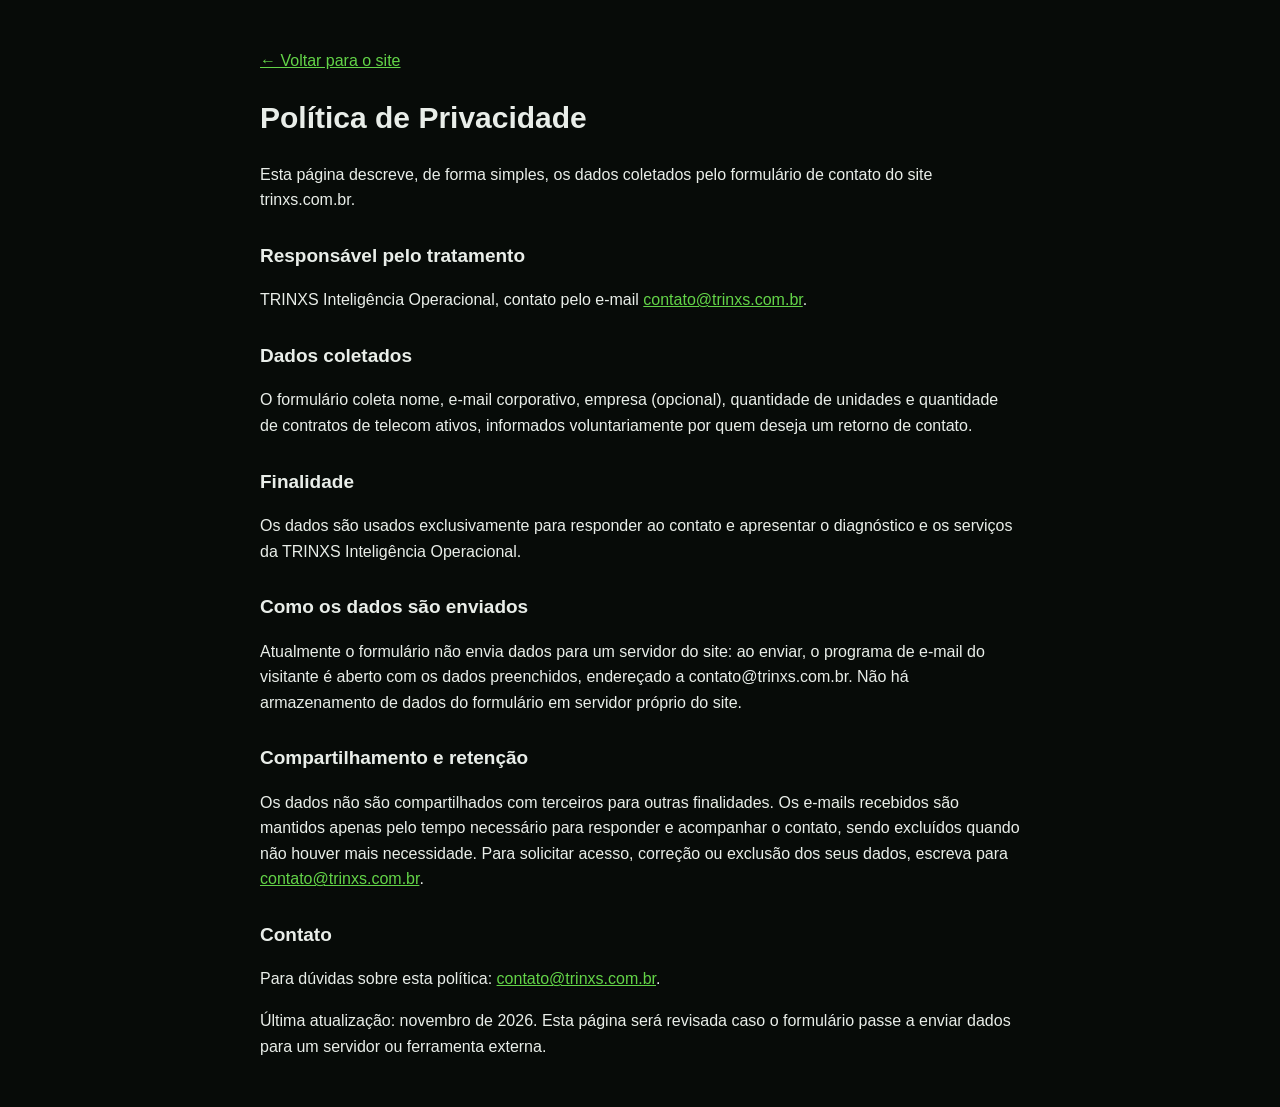
<file: privacidade.html>
<!DOCTYPE html>
<html lang="pt-BR">
<head>
<meta charset="UTF-8">
<meta name="viewport" content="width=device-width, initial-scale=1.0">
<title>Política de Privacidade | TRINXS Inteligência Operacional</title>
<style>
body{font-family:Arial,Helvetica,sans-serif;background:#070B08;color:#E9EEE9;line-height:1.6;margin:0;padding:32px 20px}
main{max-width:760px;margin:0 auto}
a{color:#63D448}
h1{font-size:30px}
h2{font-size:19px;margin-top:28px}
.note{background:#111608;border:1px solid rgba(99,212,72,.25);border-radius:12px;padding:16px}
</style>
</head>
<body>
<main>
<p><a href="index.html">← Voltar para o site</a></p>
<h1>Política de Privacidade</h1>
<p>Esta página descreve, de forma simples, os dados coletados pelo formulário de contato do site trinxs.com.br.</p>
<h2>Responsável pelo tratamento</h2>
<p>TRINXS Inteligência Operacional, contato pelo e-mail <a href="mailto:contato@trinxs.com.br">contato@trinxs.com.br</a>.</p>
<h2>Dados coletados</h2>
<p>O formulário coleta nome, e-mail corporativo, empresa (opcional), quantidade de unidades e quantidade de contratos de telecom ativos, informados voluntariamente por quem deseja um retorno de contato.</p>
<h2>Finalidade</h2>
<p>Os dados são usados exclusivamente para responder ao contato e apresentar o diagnóstico e os serviços da TRINXS Inteligência Operacional.</p>
<h2>Como os dados são enviados</h2>
<p>Atualmente o formulário não envia dados para um servidor do site: ao enviar, o programa de e-mail do visitante é aberto com os dados preenchidos, endereçado a contato@trinxs.com.br. Não há armazenamento de dados do formulário em servidor próprio do site.</p>
<h2>Compartilhamento e retenção</h2>
<p>Os dados não são compartilhados com terceiros para outras finalidades. Os e-mails recebidos são mantidos apenas pelo tempo necessário para responder e acompanhar o contato, sendo excluídos quando não houver mais necessidade. Para solicitar acesso, correção ou exclusão dos seus dados, escreva para <a href="mailto:contato@trinxs.com.br">contato@trinxs.com.br</a>.</p>
<h2>Contato</h2>
<p>Para dúvidas sobre esta política: <a href="mailto:contato@trinxs.com.br">contato@trinxs.com.br</a>.</p>
<p>Última atualização: novembro de 2026. Esta página será revisada caso o formulário passe a enviar dados para um servidor ou ferramenta externa.</p>
</main>
</body>
</html>
</file>
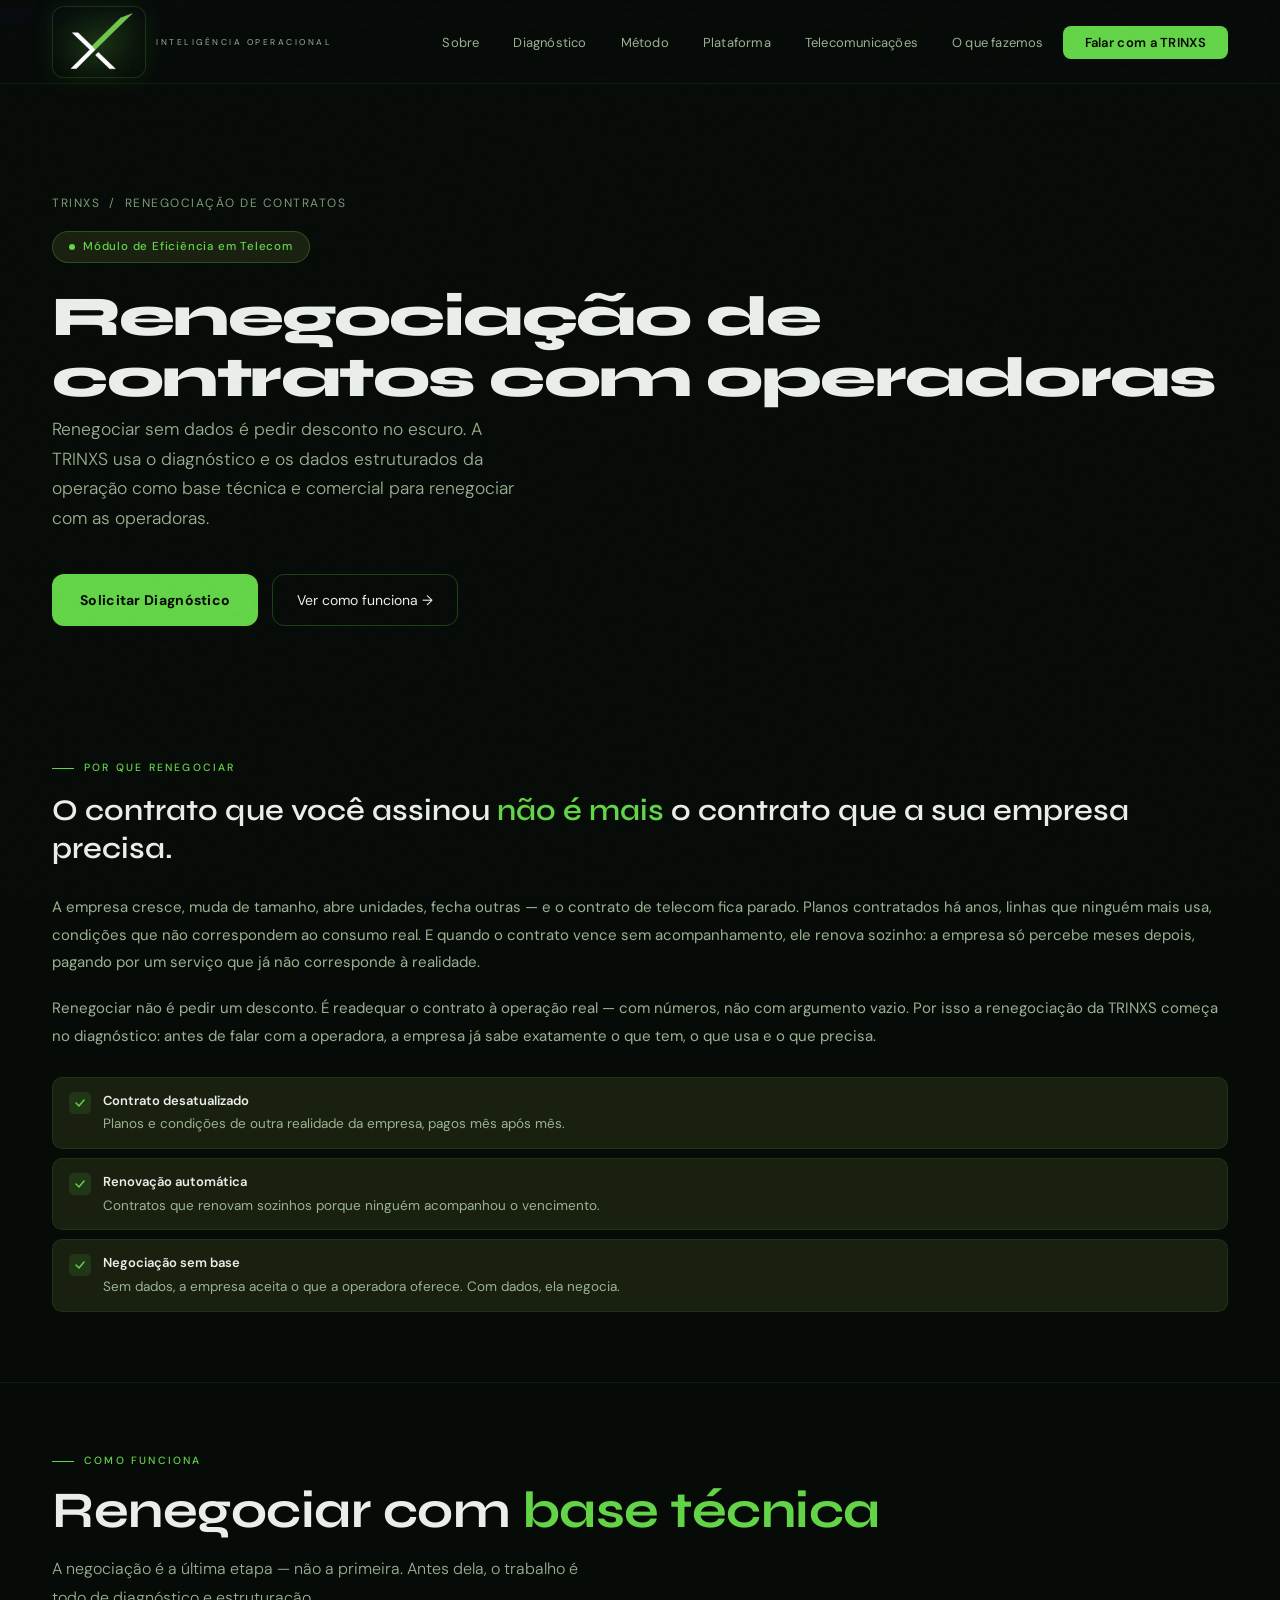
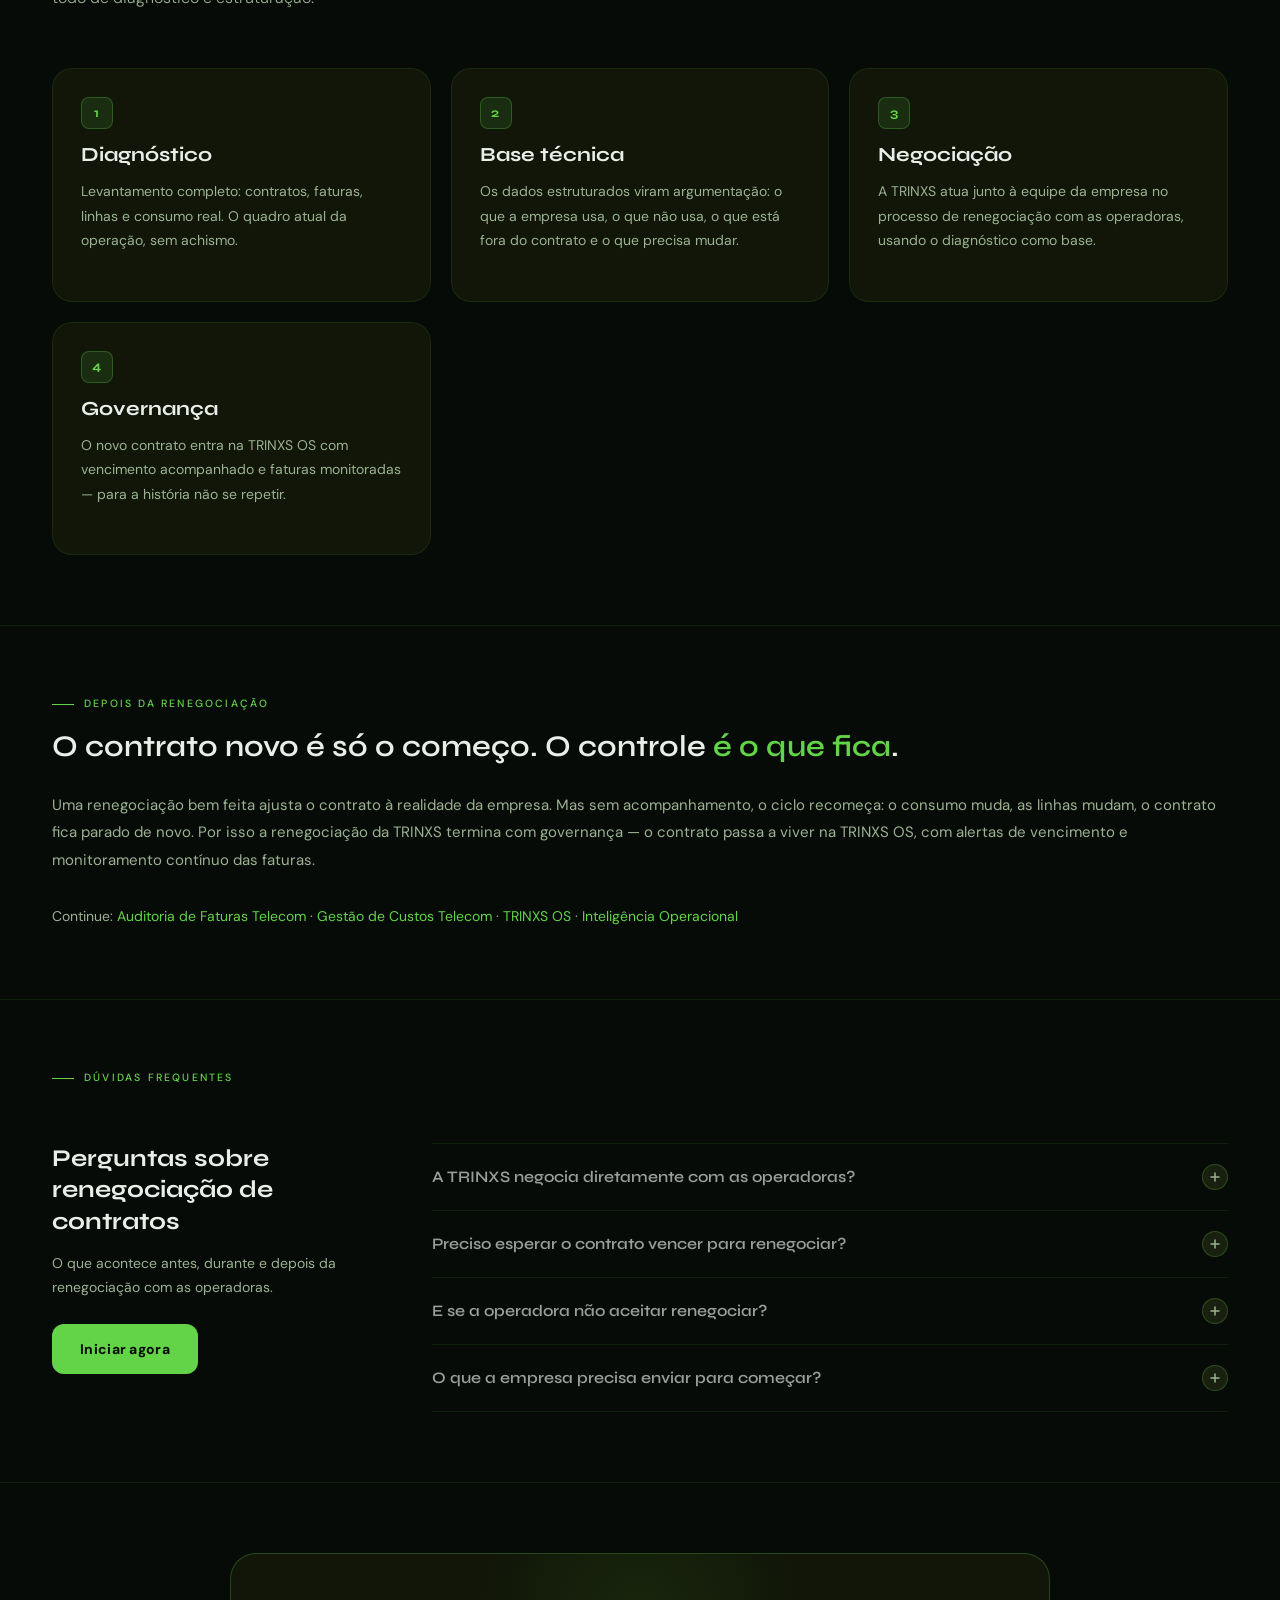
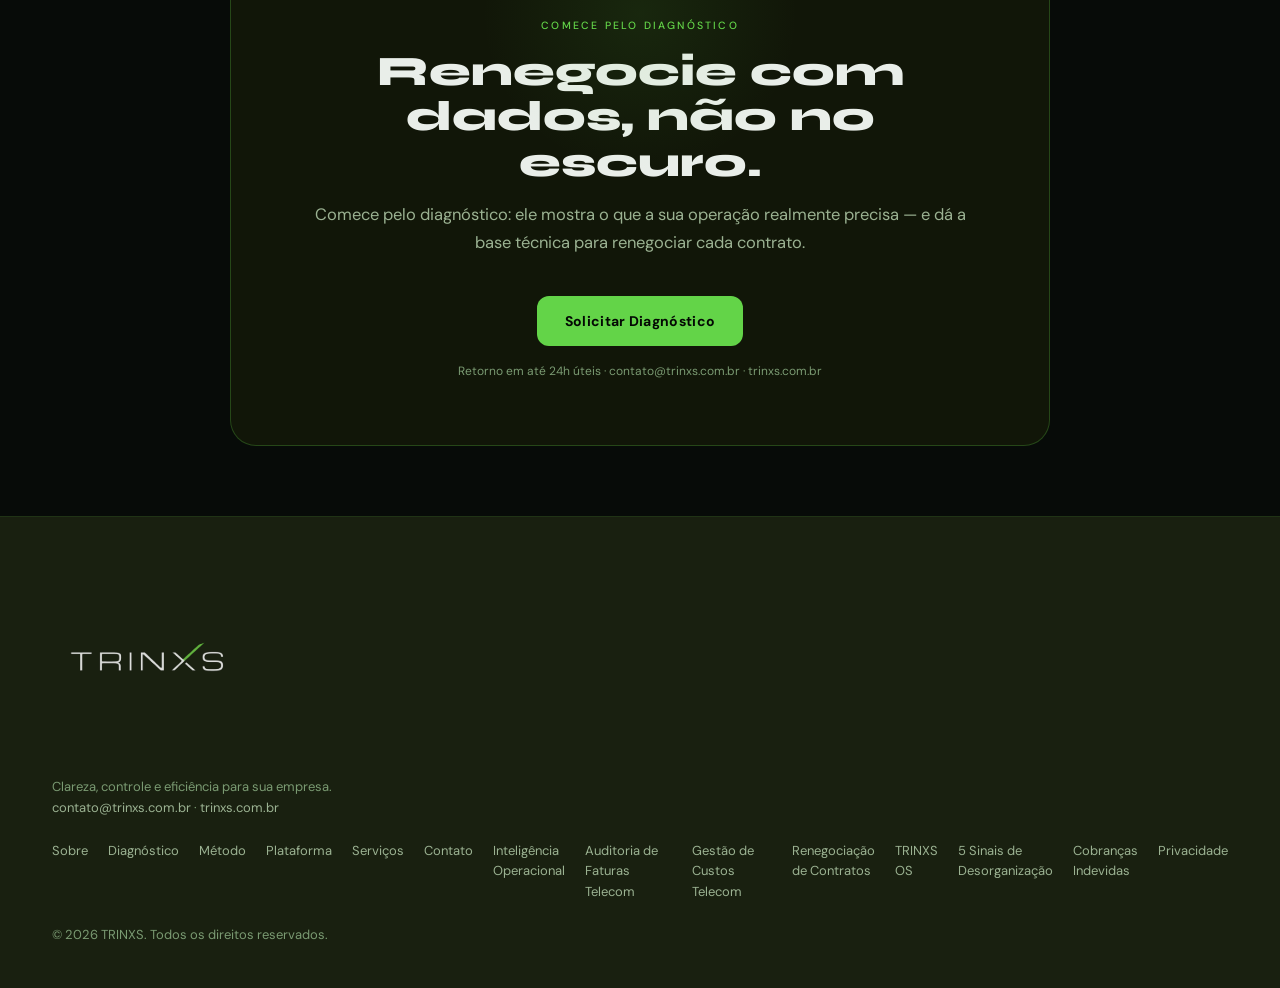
<file: renegociacao-contratos.html>
<!DOCTYPE html>
<html lang="pt-BR">
<head>
<meta charset="UTF-8">
<meta name="viewport" content="width=device-width, initial-scale=1.0">
<title>Renegociação de Contratos Telecom | TRINXS</title>
<link rel="icon" type="image/png" href="/favicon.png">
<meta name="description" content="Renegociação de contratos com operadoras: a TRINXS usa o diagnóstico e os dados da operação como base técnica e comercial para renegociar.">
<link rel="canonical" href="https://www.trinxs.com.br/renegociacao-contratos">
<meta name="robots" content="index, follow">
<meta name="theme-color" content="#070B08">
<meta property="og:type" content="website">
<meta property="og:title" content="Renegociação de Contratos Telecom | TRINXS">
<meta property="og:description" content="Renegociação de contratos com operadoras: a TRINXS usa o diagnóstico e os dados da operação como base técnica e comercial para renegociar.">
<meta property="og:url" content="https://www.trinxs.com.br/renegociacao-contratos">
<meta property="og:image" content="https://www.trinxs.com.br/favicon.png">
<meta name="twitter:card" content="summary">
<meta name="twitter:title" content="Renegociação de Contratos Telecom | TRINXS">
<meta name="twitter:description" content="Renegociação de contratos com operadoras: a TRINXS usa o diagnóstico e os dados da operação como base técnica e comercial para renegociar.">
<script type="application/ld+json">{"@context": "https://schema.org", "@type": "Service", "name": "Renegociação de Contratos Telecom", "serviceType": ["Renegociação de contratos telecom", "Renegociação com operadoras"], "provider": {"@type": "Organization", "name": "TRINXS Inteligência Operacional", "url": "https://www.trinxs.com.br/", "email": "contato@trinxs.com.br", "sameAs": ["https://www.instagram.com/somostrinxs"]}, "areaServed": [{"@type": "City", "name": "Florianópolis"}, {"@type": "State", "name": "Santa Catarina"}, {"@type": "Country", "name": "Brasil"}], "description": "Renegociação de contratos com operadoras: a TRINXS usa o diagnóstico e os dados da operação como base técnica e comercial para renegociar.", "url": "https://www.trinxs.com.br/renegociacao-contratos"}</script>
<link rel="preconnect" href="https://fonts.googleapis.com">
<link href="https://fonts.googleapis.com/css2?family=Syne:wght@400;500;600;700;800&family=DM+Sans:ital,opsz,wght@0,9..40,300;0,9..40,400;0,9..40,500;0,9..40,600;1,9..40,300&display=swap" rel="stylesheet">
<style>

/* ============================================================
   TRINXS — WEBSITE v4.0
   Brand green: #63D448  |  Dark bg: #070B08
   ============================================================ */
*,*::before,*::after{box-sizing:border-box;margin:0;padding:0}
html{scroll-behavior:smooth;font-size:16px}
body{font-family:'DM Sans',sans-serif;background:#070B08;color:#E9EEE9;overflow-x:hidden;line-height:1.6}
:root{
  --g:#63D448;
  --g2:#4BB835;
  --g3:#368522;
  --gdim:rgba(99,212,72,0.12);
  --gbright:rgba(99,212,72,0.28);
  --s1:#0C1109;
  --s2:#111608;
  --s3:#192010;
  --border:rgba(99,212,72,0.10);
  --bhi:rgba(99,212,72,0.26);
  --muted:#9BB292;
  --dim:#7A9A72;
  --ff:'Syne',sans-serif;
  --r:12px;
  --rl:20px;
  /* Alert palette */
  --al-green:#63D448;
  --al-yellow:#F5C842;
  --al-orange:#F08030;
  --al-red:#E84545;
  --al-blue:#63D448;
  --al-purple:#E9EEE9;
}
::-webkit-scrollbar{width:3px}
::-webkit-scrollbar-track{background:#070B08}
::-webkit-scrollbar-thumb{background:var(--g3);border-radius:2px}
/* Grain */
body::after{content:'';position:fixed;inset:0;background:url("data:image/svg+xml,%3Csvg viewBox='0 0 200 200' xmlns='http://www.w3.org/2000/svg'%3E%3Cfilter id='n'%3E%3CfeTurbulence type='fractalNoise' baseFrequency='0.85' numOctaves='4' stitchTiles='stitch'/%3E%3C/filter%3E%3Crect width='100%25' height='100%25' filter='url(%23n)' opacity='0.035'/%3E%3C/svg%3E");pointer-events:none;z-index:9999;opacity:.5}

/* ── NAV ── */
nav{position:fixed;top:0;left:0;right:0;z-index:200;height:84px;padding:0 52px;display:flex;align-items:center;justify-content:space-between;background:rgba(7,11,8,.88);backdrop-filter:blur(24px);-webkit-backdrop-filter:blur(24px);border-bottom:1px solid var(--border);transition:background .3s}
.nav-logo{display:flex;align-items:center;gap:0;text-decoration:none}
.nav-logo-wrap{position:relative;height:72px;display:flex;align-items:center;background:radial-gradient(ellipse at center,rgba(99,212,72,.14),rgba(99,212,72,.04) 70%,transparent 100%);border:1px solid rgba(99,212,72,.18);border-radius:12px;padding:4px 10px;box-shadow:0 0 24px rgba(99,212,72,.10)}
.nav-logo-img{height:72px;width:auto;object-fit:contain;filter:drop-shadow(0 2px 12px rgba(99,212,72,.25))}
.nav-sub{font-size:8.5px;font-weight:400;letter-spacing:2.5px;color:var(--muted);font-family:'DM Sans',sans-serif;text-transform:uppercase;white-space:nowrap;margin-left:10px;margin-top:2px}
.nav-links{display:flex;align-items:center;gap:4px;list-style:none}
.nav-links a{text-decoration:none;font-size:13px;color:var(--muted);padding:7px 15px;border-radius:7px;transition:all .2s;letter-spacing:.2px}
.nav-links a:hover{color:#E9EEE9;background:var(--s3)}
.nav-cta{background:var(--g)!important;color:#050A04!important;font-weight:600!important;padding:8px 22px!important;border-radius:8px!important;letter-spacing:.3px!important}
.nav-cta:hover{background:var(--g2)!important;transform:translateY(-1px);box-shadow:0 6px 24px rgba(99,212,72,.3)!important}
.nav-burger{display:none;background:none;border:1px solid var(--border);border-radius:6px;padding:7px 11px;color:#E9EEE9;cursor:pointer;font-size:17px}

/* ── HERO ── */
#hero{min-height:100vh;display:flex;align-items:center;padding:138px 52px 80px;position:relative;overflow:hidden}
.hero-bg{position:absolute;inset:0;background:radial-gradient(ellipse 65% 55% at 62% 38%,rgba(58,140,30,.11) 0%,transparent 68%),radial-gradient(ellipse 35% 35% at 82% 78%,rgba(99,212,72,.05) 0%,transparent 60%)}
.hero-grid{position:absolute;inset:0;background-image:linear-gradient(rgba(99,212,72,.035) 1px,transparent 1px),linear-gradient(90deg,rgba(99,212,72,.035) 1px,transparent 1px);background-size:56px 56px;mask-image:radial-gradient(ellipse 85% 85% at 50% 50%,#000 20%,transparent 100%)}
.hero-inner{position:relative;max-width:1240px;margin:0 auto;width:100%;display:grid;grid-template-columns:1fr 1fr;gap:72px;align-items:center}
@keyframes fadeUp{from{opacity:0;transform:translateY(22px)}to{opacity:1;transform:translateY(0)}}
.htag{display:inline-flex;align-items:center;gap:8px;background:var(--s3);border:1px solid var(--bhi);border-radius:20px;padding:6px 16px;font-size:11.5px;color:var(--g);font-weight:500;letter-spacing:.8px;margin-bottom:24px;animation:fadeUp .6s ease both}
.htag::before{content:'';width:6px;height:6px;background:var(--g);border-radius:50%;animation:pdot 2s ease-in-out infinite}
@keyframes pdot{0%,100%{opacity:1;transform:scale(1)}50%{opacity:.4;transform:scale(1.4)}}
.hero-h1{font-family:var(--ff);font-size:clamp(44px,5.2vw,72px);font-weight:800;line-height:1.08;letter-spacing:-1.5px;margin-bottom:6px;animation:fadeUp .6s .1s ease both}
.hero-h1 em{font-style:normal;color:var(--g)}
.hero-h1 .dim{color:var(--muted);font-weight:400}
.hero-lead{font-size:17.5px;font-weight:300;color:var(--muted);line-height:1.7;max-width:480px;margin-bottom:40px;animation:fadeUp .6s .2s ease both}
.hero-lead strong{color:#E9EEE9;font-weight:400}
.hero-btns{display:flex;gap:14px;animation:fadeUp .6s .3s ease both;flex-wrap:wrap}
.btn-p{display:inline-flex;align-items:center;gap:8px;background:var(--g);color:#040904;font-size:14px;font-weight:700;padding:14px 28px;border-radius:var(--r);text-decoration:none;transition:all .22s;letter-spacing:.3px;border:none;cursor:pointer;font-family:'DM Sans',sans-serif}
.btn-p:hover{background:var(--g2);transform:translateY(-2px);box-shadow:0 10px 32px rgba(99,212,72,.32)}
.btn-p svg{width:15px;height:15px;flex-shrink:0}
.btn-s{display:inline-flex;align-items:center;gap:8px;background:transparent;color:#E9EEE9;font-size:14px;font-weight:400;padding:14px 24px;border-radius:var(--r);text-decoration:none;border:1px solid var(--bhi);transition:all .22s}
.btn-s:hover{background:var(--s3);border-color:var(--g)}
.hero-visual{animation:fadeUp .6s .35s ease both}

/* ── DASHBOARD CARD ── */
.dash-card{background:var(--s2);border:1px solid var(--border);border-radius:var(--rl);padding:26px;position:relative;overflow:hidden}
.dash-card::before{content:'';position:absolute;top:0;left:0;right:0;height:1px;background:linear-gradient(90deg,transparent,var(--g),transparent)}
.dash-top{display:flex;align-items:center;justify-content:space-between;margin-bottom:20px}
.dash-ttl{font-size:11px;font-weight:500;color:var(--muted);letter-spacing:1.2px}
.dash-live{display:flex;align-items:center;gap:5px;font-size:10.5px;color:var(--g)}
.dash-live::before{content:'';width:5px;height:5px;background:var(--g);border-radius:50%;animation:pdot 1.5s ease-in-out infinite}
.kpi-row{display:grid;grid-template-columns:repeat(3,1fr);gap:10px;margin-bottom:18px}
.kpi{background:var(--s3);border:1px solid var(--border);border-radius:var(--r);padding:14px 12px;text-align:center;transition:border-color .2s}
.kpi:hover{border-color:var(--bhi)}
.kpi-v{font-family:var(--ff);font-size:23px;font-weight:700;color:var(--g);line-height:1;margin-bottom:3px}
.kpi-l{font-size:10px;color:var(--muted);letter-spacing:.4px}
.kpi-d{font-size:10px;color:#86E84A;margin-top:2px}
.chart-box{background:var(--s3);border:1px solid var(--border);border-radius:var(--r);padding:14px;margin-bottom:14px}
.chart-lbl{font-size:10.5px;color:var(--muted);margin-bottom:11px}
.sparksvg{width:100%;height:58px}
.alerts{display:flex;flex-direction:column;gap:7px}
.al{display:flex;align-items:center;gap:9px;background:var(--s3);border-radius:8px;padding:9px 13px;font-size:12px;border:1px solid transparent;transition:border-color .2s}
.al:hover{border-color:var(--border)}
.al-dot{width:8px;height:8px;border-radius:50%;flex-shrink:0}
.al-t{color:#E9EEE9;flex:1;font-size:11.5px}
.al-time{color:var(--dim);font-size:10.5px}

/* ── SECTION BASE ── */
section{padding:104px 52px}
.ctr{max-width:1240px;margin:0 auto}
.eyebrow{font-size:10.5px;font-weight:500;letter-spacing:2.2px;color:var(--g);margin-bottom:14px;display:flex;align-items:center;gap:10px;text-transform:uppercase}
.eyebrow::before{content:'';width:22px;height:1px;background:var(--g)}
h2.sh{font-family:var(--ff);font-size:clamp(32px,4vw,54px);font-weight:700;line-height:1.08;letter-spacing:-.5px;margin-bottom:16px}
h2.sh em{font-style:normal;color:var(--g)}
.lead{font-size:17px;font-weight:300;color:var(--muted);max-width:560px;line-height:1.75;margin-bottom:60px}
.lead strong{color:#E9EEE9;font-weight:400}
.sdiv{height:1px;background:linear-gradient(90deg,transparent,var(--bhi),transparent)}
.reveal{opacity:0;transform:translateY(26px);transition:opacity .75s ease,transform .75s ease}
.reveal.vis{opacity:1;transform:translateY(0)}

/* ── SOBRE ── */
#sobre{background:var(--s1)}
.about-g{display:grid;grid-template-columns:1fr 1fr;gap:64px;align-items:center}
.about-stmt{font-family:var(--ff);font-size:30px;font-weight:600;line-height:1.28;margin-bottom:26px}
.about-stmt em{font-style:normal;color:var(--g)}
.about-body{font-size:15px;color:var(--muted);line-height:1.85;margin-bottom:18px}
.about-body strong{color:#E9EEE9;font-weight:500}
.val-list{list-style:none;display:flex;flex-direction:column;gap:9px;margin-top:26px}
.val-item{display:flex;align-items:flex-start;gap:12px;font-size:13.5px;color:var(--muted);padding:13px 16px;background:var(--s3);border:1px solid var(--border);border-radius:10px;transition:all .25s}
.val-item:hover{border-color:var(--bhi);transform:translateX(4px)}
.vi-icon{width:22px;height:22px;background:var(--gdim);border-radius:5px;display:flex;align-items:center;justify-content:center;flex-shrink:0;margin-top:1px}
.vi-icon svg{width:12px;height:12px;color:var(--g)}
.vi-text strong{display:block;font-size:13px;font-weight:600;color:#E9EEE9;margin-bottom:2px}
.tri-col{display:flex;flex-direction:column;gap:11px}
.tc{background:var(--s2);border:1px solid var(--border);border-radius:var(--rl);padding:22px;transition:all .3s;position:relative;overflow:hidden;cursor:default}
.tc::before{content:'';position:absolute;left:0;top:0;bottom:0;width:3px;background:var(--g);transform:scaleY(0);transition:transform .35s;transform-origin:bottom}
.tc:hover::before{transform:scaleY(1)}
.tc:hover{border-color:var(--bhi);transform:translateX(5px)}
.tc-h{display:flex;align-items:center;gap:12px;margin-bottom:9px}
.tc-n{font-family:var(--ff);font-size:13px;font-weight:700;color:var(--g);width:28px;height:28px;background:var(--gdim);border-radius:6px;display:flex;align-items:center;justify-content:center;flex-shrink:0}
.tc-name{font-family:var(--ff);font-size:15px;font-weight:600}
.tc-desc{font-size:13px;color:var(--muted);line-height:1.65}
.tc-tags{display:flex;gap:6px;flex-wrap:wrap;margin-top:10px}
.tctag{font-size:10px;color:var(--g);background:var(--gdim);border:1px solid rgba(99,212,72,.18);padding:3px 9px;border-radius:4px}

/* ── DIAGNÓSTICO ── */
#diagnostico{background:#070B08}
.diag-g{display:grid;grid-template-columns:1fr 1.15fr;gap:60px;align-items:start}
.steps{display:flex;flex-direction:column;gap:0}
.step{display:flex;gap:20px;padding:24px 0;border-bottom:1px solid var(--border);cursor:pointer;transition:all .2s}
.step:last-child{border-bottom:none}
.step-n{font-family:var(--ff);font-size:42px;font-weight:800;color:var(--s3);line-height:1;min-width:52px;transition:color .3s}
.step.active .step-n,.step:hover .step-n{color:var(--g)}
.step-c{opacity:.55;transition:opacity .2s}
.step.active .step-c,.step:hover .step-c{opacity:1}
.step-title{font-family:var(--ff);font-size:18px;font-weight:600;margin-bottom:6px}
.step-desc{font-size:14px;color:var(--muted);line-height:1.65}
.step-tag{display:inline-flex;align-items:center;gap:5px;font-size:10.5px;color:var(--g);margin-top:9px}
.step-tag::before{content:'▸'}
.detail-area{position:sticky;top:96px}
.detail{background:var(--s2);border:1px solid var(--border);border-radius:var(--rl);padding:34px;display:none}
.detail.active{display:block;animation:fadeUp .3s ease}
.d-phase{font-size:10px;font-weight:500;letter-spacing:2px;color:var(--g);margin-bottom:12px;text-transform:uppercase}
.d-title{font-family:var(--ff);font-size:28px;font-weight:700;margin-bottom:16px}
.d-body{font-size:14px;color:var(--muted);line-height:1.82;margin-bottom:20px}
.d-list{list-style:none;display:flex;flex-direction:column;gap:8px}
.d-list li{display:flex;align-items:flex-start;gap:10px;font-size:13.5px;color:var(--muted)}
.d-list li::before{content:'→';color:var(--g);flex-shrink:0}
.d-result{margin-top:20px;background:var(--gdim);border:1px solid rgba(99,212,72,.18);border-radius:10px;padding:14px 16px;font-size:13px;color:var(--g)}
.d-result strong{display:block;font-size:10px;letter-spacing:1.2px;margin-bottom:4px;color:#86E84A;text-transform:uppercase}

/* ── MÉTODO ── */
#metodo{background:var(--s1)}
.met-intro{display:grid;grid-template-columns:1fr 1fr;gap:60px;margin-bottom:56px;align-items:start}
.deic{display:grid;grid-template-columns:repeat(4,1fr);gap:14px}
.dc{background:var(--s2);border:1px solid var(--border);border-radius:var(--rl);padding:24px 20px;position:relative;overflow:hidden;transition:all .3s}
.dc:hover{border-color:var(--bhi);transform:translateY(-5px);box-shadow:0 22px 44px rgba(0,0,0,.35)}
.dc::after{content:'';position:absolute;bottom:0;left:0;right:0;height:2px;background:var(--g);transform:scaleX(0);transition:transform .35s}
.dc:hover::after{transform:scaleX(1)}
.dc-letter{font-family:var(--ff);font-size:54px;font-weight:800;color:var(--s3);line-height:1;margin-bottom:11px;transition:color .3s}
.dc:hover .dc-letter{color:var(--g)}
.dc-word{font-family:var(--ff);font-size:16px;font-weight:600;margin-bottom:8px}
.dc-desc{font-size:12.5px;color:var(--muted);line-height:1.72}
.dc-tag{font-size:10.5px;color:var(--g);margin-top:12px;font-style:italic}

/* ── PLATAFORMA ── */
#plataforma{background:#070B08;position:relative;overflow:hidden}
#plataforma::before{content:'';position:absolute;top:-180px;right:-180px;width:580px;height:580px;background:radial-gradient(ellipse,rgba(58,140,30,.09) 0%,transparent 70%);pointer-events:none}
.plat-hdr{text-align:center;margin-bottom:56px}
.plat-hdr .eyebrow{justify-content:center}
.plat-hdr .eyebrow::before{display:none}
.plat-hdr .lead{margin:0 auto;text-align:center}

/* OS Mockup */
.os{background:var(--s2);border:1px solid var(--border);border-radius:var(--rl);overflow:hidden;max-width:940px;margin:0 auto 56px;box-shadow:0 48px 96px rgba(0,0,0,.55)}
.os-bar{background:var(--s3);padding:12px 20px;display:flex;align-items:center;gap:12px;border-bottom:1px solid var(--border)}
.os-dots{display:flex;gap:6px}
.os-dots span{width:10px;height:10px;border-radius:50%}
.os-dots span:nth-child(1){background:#E84545}
.os-dots span:nth-child(2){background:#F5C842}
.os-dots span:nth-child(3){background:var(--g)}
.os-url{flex:1;background:var(--s2);border-radius:5px;padding:6px 12px;font-size:12px;color:var(--dim);font-family:monospace;text-align:center}
.os-live{font-size:10.5px;color:var(--g);display:flex;align-items:center;gap:5px}
.os-live::before{content:'';width:5px;height:5px;background:var(--g);border-radius:50%;animation:pdot 1.4s ease-in-out infinite}
.os-body{display:grid;grid-template-columns:196px 1fr;min-height:440px}
.os-side{background:var(--s3);border-right:1px solid var(--border);padding:18px 10px}
.os-side-hdr{font-size:10px;font-weight:500;color:var(--dim);letter-spacing:1.2px;margin-bottom:14px;padding:0 8px;text-transform:uppercase}
.sni{display:flex;align-items:center;gap:8px;padding:9px 12px;border-radius:7px;font-size:12.5px;color:var(--muted);cursor:pointer;transition:all .2s;margin-bottom:2px}
.sni svg{width:13px;height:13px;flex-shrink:0}
.sni:hover{background:var(--s2);color:#E9EEE9}
.sni.act{background:var(--gdim);color:var(--g);border:1px solid rgba(99,212,72,.18)}
.os-main{padding:24px}
.os-mhdr{display:flex;align-items:center;justify-content:space-between;margin-bottom:20px}
.os-mtitle{font-family:var(--ff);font-size:18px;font-weight:600}
.os-mmeta{font-size:11.5px;color:var(--muted)}
.os-mmeta span{color:var(--g)}
.os-kpis{display:grid;grid-template-columns:repeat(4,1fr);gap:11px;margin-bottom:18px}
.os-kpi{background:var(--s3);border:1px solid var(--border);border-radius:var(--r);padding:14px;transition:border-color .2s}
.os-kpi:hover{border-color:var(--bhi)}
.os-kv{font-family:var(--ff);font-size:24px;font-weight:700;line-height:1}
.os-kl{font-size:10.5px;color:var(--muted);margin-top:3px}
.os-kt{font-size:10.5px;margin-top:4px}
.os-charts{display:grid;grid-template-columns:2fr 1fr;gap:11px}
.os-cb{background:var(--s3);border:1px solid var(--border);border-radius:var(--r);padding:16px}
.os-cl{font-size:11px;color:var(--muted);margin-bottom:12px;display:flex;align-items:center;justify-content:space-between}
.os-cl span{font-size:10px;color:var(--g)}
.bchart{display:flex;align-items:flex-end;gap:5px;height:82px}
.bi{flex:1;display:flex;flex-direction:column;align-items:center;gap:4px}
.b{width:100%;border-radius:4px 4px 0 0;transition:all .3s}
.b:hover{filter:brightness(1.2)}
.bl{font-size:9px;color:var(--dim)}
.os-als{display:flex;flex-direction:column;gap:7px}
.osa{display:flex;align-items:center;gap:8px;font-size:11px;padding:8px 10px;border-radius:6px;background:var(--s2);border:1px solid var(--border)}
.osa-dot{width:7px;height:7px;border-radius:50%;flex-shrink:0}

/* Módulos */
.mods{display:grid;grid-template-columns:repeat(3,1fr);gap:15px;max-width:940px;margin:0 auto}
.mod{background:var(--s2);border:1px solid var(--border);border-radius:var(--rl);padding:24px;transition:all .3s}
.mod:hover{border-color:var(--bhi);transform:translateY(-4px)}
.mod-ico{width:40px;height:40px;background:var(--gdim);border-radius:10px;display:flex;align-items:center;justify-content:center;margin-bottom:16px}
.mod-ico svg{width:20px;height:20px;color:var(--g)}
.mod-n{font-family:var(--ff);font-size:15px;font-weight:600;margin-bottom:7px}
.mod-d{font-size:13px;color:var(--muted);line-height:1.7}
.mod-tag{display:inline-block;margin-top:11px;font-size:10px;color:var(--g);background:var(--gdim);border:1px solid rgba(99,212,72,.18);padding:3px 10px;border-radius:4px;letter-spacing:.4px}

/* ── O QUE FAZEMOS ── */
#o-que-fazemos{background:var(--s1)}
.svcs{display:grid;grid-template-columns:repeat(3,1fr);gap:20px}
.svc{background:var(--s2);border:1px solid var(--border);border-radius:var(--rl);padding:28px;transition:all .3s;position:relative;overflow:hidden}
.svc::before{content:'';position:absolute;top:0;left:0;right:0;height:2px;transform:scaleX(0);transition:transform .4s}
.svc:hover::before{transform:scaleX(1)}
.svc:hover{border-color:var(--bhi);transform:translateY(-5px);box-shadow:0 24px 48px rgba(0,0,0,.32)}
/* Number badge per card */
.svc-num{font-family:var(--ff);font-size:13px;font-weight:700;width:32px;height:32px;border-radius:8px;display:inline-flex;align-items:center;justify-content:center;background:var(--gdim);border:1px solid var(--gbright);color:var(--g);letter-spacing:.5px;margin-bottom:14px;transition:all .25s;flex-shrink:0}
.svc:hover .svc-num{background:var(--g);color:#040904;border-color:var(--g)}

.svc-badge{display:inline-block;font-size:10px;font-weight:500;letter-spacing:1px;padding:4px 12px;border-radius:4px;margin-bottom:16px}
.svc-name{font-family:var(--ff);font-size:20px;font-weight:700;margin-bottom:12px;line-height:1.2}
.svc-desc{font-size:14px;color:var(--muted);line-height:1.75;margin-bottom:20px}
.svc-items{list-style:none;display:flex;flex-direction:column;gap:7px}
.svc-items li{display:flex;gap:8px;font-size:13px;color:var(--muted)}
.svc-items li::before{content:'→';color:var(--g);flex-shrink:0}
/* Card 1 accent */
.svc:nth-child(1)::before{background:linear-gradient(90deg,var(--al-green),var(--g2))}
.svc:nth-child(2)::before{background:linear-gradient(90deg,var(--al-blue),#2D7FCC)}
.svc:nth-child(3)::before{background:linear-gradient(90deg,var(--al-purple),#7A54C8)}

/* ── INDICADORES ── */
#indicadores{background:#070B08}
.metrics{display:grid;grid-template-columns:repeat(4,1fr);gap:15px;margin-bottom:40px}
.mc{background:var(--s2);border:1px solid var(--border);border-radius:var(--rl);padding:24px 20px;text-align:center;transition:all .3s}
.mc:hover{border-color:var(--bhi)}
.mc-icon{width:44px;height:44px;background:var(--s3);border:1px solid var(--border);border-radius:10px;display:flex;align-items:center;justify-content:center;margin:0 auto 16px;transition:border-color .2s}
.mc:hover .mc-icon{border-color:var(--bhi)}
.mc-icon svg{width:22px;height:22px}
.mc-v{font-family:var(--ff);font-size:38px;font-weight:800;color:var(--g);line-height:1;margin-bottom:5px}
.mc-l{font-size:13.5px;color:#E9EEE9;margin-bottom:3px;font-weight:500}
.mc-s{font-size:11.5px;color:var(--muted)}
.prog-box{background:var(--s2);border:1px solid var(--border);border-radius:var(--rl);padding:28px}
.prog-title{font-family:var(--ff);font-size:16px;font-weight:600;margin-bottom:22px}
.pi{margin-bottom:16px}
.pi:last-child{margin-bottom:0}
.pi-row{display:flex;justify-content:space-between;margin-bottom:7px;font-size:13px}
.pi-name{color:#E9EEE9}
.pi-val{font-weight:600}
.pi-bar{height:6px;background:var(--s3);border-radius:3px;overflow:hidden}
.pi-fill{height:100%;border-radius:3px;width:0;transition:width 1.3s ease}

/* ── CTA ── */
#cta{background:var(--s1);padding:80px 52px}
.cta-box{max-width:820px;margin:0 auto;text-align:center;background:var(--s2);border:1px solid var(--bhi);border-radius:26px;padding:64px;position:relative;overflow:hidden}
.cta-box::before{content:'';position:absolute;top:-100px;left:50%;transform:translateX(-50%);width:320px;height:320px;background:radial-gradient(ellipse,rgba(99,212,72,.09) 0%,transparent 70%);pointer-events:none}
.cta-eyebrow{justify-content:center}
.cta-eyebrow::before{display:none}
.cta-h{font-family:var(--ff);font-size:42px;font-weight:800;margin-bottom:16px;line-height:1.08}
.cta-h em{font-style:normal;color:var(--g)}
.cta-sub{font-size:16.5px;color:var(--muted);margin-bottom:38px;line-height:1.72}
.cta-btns{display:flex;gap:14px;justify-content:center;flex-wrap:wrap}
.form-row{display:flex;gap:10px;justify-content:center;margin-top:32px;flex-wrap:wrap}
.finput{background:var(--s3);border:1px solid var(--border);border-radius:var(--r);padding:13px 18px;font-size:14px;color:#E9EEE9;font-family:'DM Sans',sans-serif;outline:none;transition:border-color .2s;min-width:230px}
.finput:focus{border-color:var(--g)}
.finput::placeholder{color:var(--dim)}

/* ── FOOTER ── */
footer{background:var(--s3);border-top:1px solid var(--border);padding:42px 52px}
.ft-inner{max-width:1240px;margin:0 auto;display:flex;align-items:center;justify-content:space-between;flex-wrap:wrap;gap:22px}
.ft-copy{font-size:13px;color:var(--dim)}
.ft-copy a{color:var(--muted);text-decoration:none;transition:color .2s}
.ft-copy a:hover{color:var(--g)}
.ft-links{display:flex;gap:20px}
.ft-links a{font-size:13px;color:var(--muted);text-decoration:none;transition:color .2s}
.ft-links a:hover{color:var(--g)}
.ft-logo{height:22px;width:auto;opacity:.85}

/* ── RESPONSIVE ── */
@media(max-width:960px){
  nav{padding:0 24px}
  .nav-links{display:none}
  .nav-burger{display:flex}
  section{padding:64px 24px}
  #hero{padding:118px 24px 60px}
  .hero-inner{grid-template-columns:1fr;gap:44px}
  .hero-visual{order:-1}
  .about-g,.diag-g,.met-intro{grid-template-columns:1fr;gap:40px}
  .deic{grid-template-columns:repeat(2,1fr)}
  .os-body{grid-template-columns:1fr}
  .os-side{display:none}
  .os-kpis{grid-template-columns:repeat(2,1fr)}
  .os-charts{grid-template-columns:1fr}
  .mods{grid-template-columns:1fr 1fr}
  .svcs{grid-template-columns:1fr}
  .metrics{grid-template-columns:repeat(2,1fr)}
  .cta-box{padding:36px 24px}
  .cta-h{font-size:28px}
  footer{padding:34px 24px}
  .ft-inner{flex-direction:column;align-items:flex-start}
}

/* ============================================================
   TRINXS — TELECOM MODULE
   Brand: #63D448 | BG: #070B08 | Syne + DM Sans
   ============================================================ */
*,*::before,*::after{box-sizing:border-box;margin:0;padding:0}
html{scroll-behavior:smooth}
body{font-family:'DM Sans',sans-serif;background:#070B08;color:#E9EEE9;overflow-x:hidden;line-height:1.6}
:root{
  --g:#63D448;--g2:#4BB835;--g3:#368522;
  --gdim:rgba(99,212,72,0.12);--gbright:rgba(99,212,72,0.28);
  --s1:#0C1109;--s2:#111608;--s3:#192010;
  --border:rgba(99,212,72,0.10);--bhi:rgba(99,212,72,0.26);
  --muted:#9BB292;--dim:#7A9A72;
  --ff:'Syne',sans-serif;--r:12px;--rl:20px;
}
::-webkit-scrollbar{width:3px}
::-webkit-scrollbar-track{background:#070B08}
::-webkit-scrollbar-thumb{background:var(--g3);border-radius:2px}
body::after{content:'';position:fixed;inset:0;background:url("data:image/svg+xml,%3Csvg viewBox='0 0 200 200' xmlns='http://www.w3.org/2000/svg'%3E%3Cfilter id='n'%3E%3CfeTurbulence type='fractalNoise' baseFrequency='0.85' numOctaves='4' stitchTiles='stitch'/%3E%3C/filter%3E%3Crect width='100%25' height='100%25' filter='url(%23n)' opacity='0.035'/%3E%3C/svg%3E");pointer-events:none;z-index:9999;opacity:.5}

/* ── ANIMAÇÕES ── */
@keyframes fadeUp{from{opacity:0;transform:translateY(22px)}to{opacity:1;transform:translateY(0)}}
@keyframes pdot{0%,100%{opacity:1;transform:scale(1)}50%{opacity:.4;transform:scale(1.4)}}
@keyframes pulse{0%,100%{box-shadow:0 0 0 0 rgba(99,212,72,.3)}70%{box-shadow:0 0 0 8px rgba(99,212,72,0)}}

/* Reveal — começa visível, JS adiciona a classe de transição depois */
.reveal{opacity:1;transform:translateY(0)}
.reveal.will-animate{opacity:0;transform:translateY(26px);transition:opacity .7s ease,transform .7s ease}
.reveal.will-animate.vis{opacity:1;transform:translateY(0)}
.reveal.will-animate.d1{transition-delay:.1s}
.reveal.will-animate.d2{transition-delay:.2s}
.reveal.will-animate.d3{transition-delay:.3s}

/* ── LAYOUT ── */
.ctr{max-width:1240px;margin:0 auto}
section{padding:96px 52px}
.sdiv{height:1px;background:linear-gradient(90deg,transparent,var(--bhi),transparent)}
.eyebrow{font-size:10.5px;font-weight:500;letter-spacing:2.2px;color:var(--g);margin-bottom:14px;display:flex;align-items:center;gap:10px;text-transform:uppercase}
.eyebrow::before{content:'';width:22px;height:1px;background:var(--g)}
h2.sh{font-family:var(--ff);font-size:clamp(32px,4vw,52px);font-weight:700;line-height:1.08;letter-spacing:-.5px;margin-bottom:16px}
h2.sh em{font-style:normal;color:var(--g)}
.lead{font-size:16px;font-weight:300;color:var(--muted);max-width:560px;line-height:1.8;margin-bottom:56px}
.lead strong{color:#E9EEE9;font-weight:400}
.btn-p{display:inline-flex;align-items:center;gap:8px;background:var(--g);color:#040904;font-size:14px;font-weight:700;padding:14px 28px;border-radius:var(--r);text-decoration:none;transition:all .22s;letter-spacing:.3px;border:none;cursor:pointer;font-family:'DM Sans',sans-serif}
.btn-p:hover{background:var(--g2);transform:translateY(-2px);box-shadow:0 10px 32px rgba(99,212,72,.32)}
.btn-p svg{width:15px;height:15px;flex-shrink:0}
.btn-s{display:inline-flex;align-items:center;gap:8px;background:transparent;color:#E9EEE9;font-size:14px;padding:14px 24px;border-radius:var(--r);text-decoration:none;border:1px solid var(--bhi);transition:all .22s}
.btn-s:hover{background:var(--s3);border-color:var(--g)}

/* ══════════════════════════════
   HERO
══════════════════════════════ */
#tc-hero{min-height:100vh;display:flex;align-items:center;padding:100px 52px 80px;position:relative;overflow:hidden}
.tc-hbg{position:absolute;inset:0;background:radial-gradient(ellipse 65% 55% at 65% 40%,rgba(40,120,20,.10) 0%,transparent 68%),radial-gradient(ellipse 30% 30% at 18% 80%,rgba(99,212,72,.04) 0%,transparent 60%)}
.tc-hgrid{position:absolute;inset:0;background-image:linear-gradient(rgba(99,212,72,.03) 1px,transparent 1px),linear-gradient(90deg,rgba(99,212,72,.03) 1px,transparent 1px);background-size:56px 56px;mask-image:radial-gradient(ellipse 85% 85% at 50% 50%,#000 20%,transparent 100%)}
.tc-hinner{position:relative;max-width:1240px;margin:0 auto;width:100%;display:grid;grid-template-columns:1fr 1fr;gap:72px;align-items:center}

.tc-htag{display:inline-flex;align-items:center;gap:8px;background:var(--s3);border:1px solid var(--bhi);border-radius:20px;padding:6px 16px;font-size:11.5px;color:var(--g);font-weight:500;letter-spacing:.8px;margin-bottom:24px;animation:fadeUp .6s ease both}
.tc-htag::before{content:'';width:6px;height:6px;background:var(--g);border-radius:50%;animation:pdot 2s ease-in-out infinite}
.tc-module-lbl{font-size:10px;letter-spacing:2.5px;color:var(--dim);text-transform:uppercase;margin-bottom:8px;animation:fadeUp .6s .05s ease both;display:flex;align-items:center;gap:8px}
.tc-module-lbl::before{content:'';width:18px;height:1px;background:var(--g);opacity:.5}
.tc-h1{font-family:var(--ff);font-size:clamp(40px,5vw,68px);font-weight:800;line-height:1.08;letter-spacing:-1.5px;margin-bottom:8px;animation:fadeUp .6s .1s ease both}
.tc-h1 em{font-style:normal;color:var(--g)}
.tc-h1 .tc-dim{color:var(--muted);font-weight:400;font-size:.82em;letter-spacing:-.5px}
.tc-stmt{font-family:var(--ff);font-size:17px;font-weight:600;color:rgba(233,238,233,.5);line-height:1.4;margin-bottom:18px;animation:fadeUp .6s .15s ease both;border-left:2px solid var(--g);padding-left:16px}
.tc-lead{font-size:16px;font-weight:300;color:var(--muted);line-height:1.75;max-width:500px;margin-bottom:40px;animation:fadeUp .6s .2s ease both}
.tc-lead strong{color:#E9EEE9;font-weight:400}
.tc-btns{display:flex;gap:14px;animation:fadeUp .6s .28s ease both;flex-wrap:wrap}

/* ── DASHBOARD HERO ── */
.tc-dash{background:var(--s2);border:1px solid var(--border);border-radius:var(--rl);overflow:hidden;position:relative;animation:fadeUp .6s .38s ease both}
.tc-dash::before{content:'';position:absolute;top:0;left:0;right:0;height:1px;background:linear-gradient(90deg,transparent,var(--g),transparent)}
.tc-dbar{background:var(--s3);padding:12px 20px;display:flex;align-items:center;gap:12px;border-bottom:1px solid var(--border)}
.tc-ddots{display:flex;gap:6px}
.tc-ddots span{width:10px;height:10px;border-radius:50%}
.tc-ddots span:nth-child(1){background:#E84545}
.tc-ddots span:nth-child(2){background:#F5C842}
.tc-ddots span:nth-child(3){background:var(--g)}
.tc-durl{flex:1;background:var(--s2);border-radius:5px;padding:5px 12px;font-size:11px;color:var(--dim);font-family:monospace;text-align:center}
.tc-dlive{font-size:10.5px;color:var(--g);display:flex;align-items:center;gap:5px}
.tc-dlive::before{content:'';width:5px;height:5px;background:var(--g);border-radius:50%;animation:pdot 1.5s ease-in-out infinite}
.tc-dbody{padding:18px}

/* KPIs 2x2 */
.tc-krow{display:grid;grid-template-columns:repeat(2,1fr);gap:10px;margin-bottom:14px}
.tc-kpi{background:var(--s3);border:1px solid var(--border);border-radius:var(--r);padding:14px 12px;text-align:center;transition:border-color .2s}
.tc-kpi:hover{border-color:var(--bhi)}
.tc-kv{font-family:var(--ff);font-size:22px;font-weight:700;line-height:1;margin-bottom:3px}
.tc-kl{font-size:10px;color:var(--muted);letter-spacing:.4px}
.tc-kd{font-size:10px;margin-top:2px}

/* Barras de análise */
.tc-analysis{background:var(--s3);border:1px solid var(--border);border-radius:var(--r);padding:14px;margin-bottom:14px}
.tc-albl{font-size:10.5px;color:var(--muted);margin-bottom:13px;display:flex;justify-content:space-between;align-items:center}
.tc-albl span{font-size:10px;color:var(--g)}
.tc-brow{margin-bottom:10px}
.tc-brow:last-child{margin-bottom:0}
.tc-bhead{display:flex;justify-content:space-between;font-size:11px;margin-bottom:5px}
.tc-bhead span:first-child{color:#E9EEE9}
.tc-bhead span:last-child{font-weight:600}
.tc-bbg{height:5px;background:#070B08;border-radius:100px;overflow:hidden}
.tc-bfill{height:100%;border-radius:100px;width:0;transition:width 1.5s cubic-bezier(.4,0,.2,1)}

/* Alertas */
.tc-alerts{display:flex;flex-direction:column;gap:7px}
.tc-al{display:flex;align-items:center;gap:9px;background:var(--s3);border-radius:8px;padding:9px 13px;font-size:11.5px;border:1px solid transparent;transition:border-color .2s}
.tc-al:hover{border-color:var(--border)}
.tc-al-dot{width:8px;height:8px;border-radius:50%;flex-shrink:0}
.tc-al-t{color:#E9EEE9;flex:1;font-size:11px}
.tc-al-time{color:var(--dim);font-size:10px;white-space:nowrap}

/* ══════════════════════════════
   BARRA DE MÉTRICAS
══════════════════════════════ */
.tc-mbar{background:var(--s1);border-top:1px solid var(--border);border-bottom:1px solid var(--border)}
.tc-minner{max-width:1240px;margin:0 auto;display:grid;grid-template-columns:repeat(4,1fr)}
.tc-mi{padding:28px 24px;border-right:1px solid var(--border);transition:background .2s}
.tc-mi:last-child{border-right:none}
.tc-mi:hover{background:var(--s2)}
.tc-mval{font-family:var(--ff);font-size:32px;font-weight:800;color:var(--g);line-height:1;margin-bottom:5px}
.tc-mlbl{font-size:12.5px;color:var(--muted)}

/* ══════════════════════════════
   STATEMENT
══════════════════════════════ */
#tc-statement{background:var(--s1);padding:80px 52px}
.tc-sg{max-width:1240px;margin:0 auto;display:grid;grid-template-columns:1fr 1fr;gap:72px;align-items:center}
.tc-sq{font-family:var(--ff);font-size:clamp(24px,3vw,38px);font-weight:700;line-height:1.22;color:#E9EEE9;position:relative;padding-left:28px}
.tc-sq::before{content:'';position:absolute;left:0;top:4px;bottom:4px;width:3px;background:var(--g);border-radius:2px}
.tc-sq em{font-style:normal;color:var(--g)}
.tc-sbody{display:flex;flex-direction:column;gap:18px}
.tc-sp{font-size:15px;color:var(--muted);line-height:1.85;font-weight:300}
.tc-sp strong{color:#E9EEE9;font-weight:500}
.tc-utag{display:inline-flex;align-items:center;gap:8px;background:rgba(99,212,72,.06);border:1px solid rgba(99,212,72,.2);border-radius:8px;padding:12px 16px;font-size:13px;color:var(--g);font-weight:500;line-height:1.5;margin-top:8px}
.tc-utag::before{content:'→';font-size:14px}

/* ══════════════════════════════
   O QUE MAPEAMOS
══════════════════════════════ */
#tc-mapeia{background:#070B08}
.tc-mg{display:grid;grid-template-columns:360px 1fr;gap:72px;align-items:start}
.tc-mitems{display:grid;grid-template-columns:1fr 1fr;gap:1px;background:var(--border);border:1px solid var(--border);border-radius:var(--rl);overflow:hidden}
.tc-mitem{background:#070B08;padding:22px 20px;transition:background .2s}
.tc-mitem:hover{background:var(--s2)}
.tc-mitem:hover .tc-mnum{color:var(--g)}
.tc-mnum{font-size:9px;font-weight:500;letter-spacing:1.5px;color:var(--dim);text-transform:uppercase;margin-bottom:8px;display:block;transition:color .2s}
.tc-mtext{font-size:13.5px;color:var(--muted);line-height:1.55}

/* ══════════════════════════════
   4 PILARES
══════════════════════════════ */
#tc-pilares{background:var(--s1)}
.tc-pgrid{display:grid;grid-template-columns:repeat(4,1fr);gap:1px;background:var(--border);border:1px solid var(--border);border-radius:var(--rl);overflow:hidden;margin-top:56px}
.tc-pilar{background:var(--s1);padding:32px 24px;position:relative;overflow:hidden;transition:background .25s;cursor:default}
.tc-pilar::after{content:'';position:absolute;bottom:0;left:0;right:0;height:2px;background:var(--g);transform:scaleX(0);transition:transform .35s}
.tc-pilar:hover{background:var(--s2)}
.tc-pilar:hover::after{transform:scaleX(1)}
.tc-pbgltr{font-family:var(--ff);font-size:56px;font-weight:800;color:var(--s3);line-height:1;position:absolute;bottom:8px;right:16px;pointer-events:none;transition:color .3s;z-index:0}
.tc-pilar h3,.tc-pilar p,.tc-pn{position:relative;z-index:1}
.tc-pilar:hover .tc-pbgltr{color:rgba(99,212,72,.05)}
.tc-pn{font-size:11px;font-weight:700;color:var(--g);letter-spacing:1px;text-transform:uppercase;margin-bottom:16px;opacity:.7}
.tc-pilar h3{font-family:var(--ff);font-size:17px;font-weight:600;color:#E9EEE9;margin-bottom:12px;line-height:1.25}
.tc-pilar p{font-size:13px;color:var(--muted);line-height:1.7}

/* ══════════════════════════════
   MÉTODO DEIC
══════════════════════════════ */
#tc-deic{background:#070B08;position:relative;overflow:hidden}
#tc-deic::before{content:'';position:absolute;top:-200px;right:-200px;width:600px;height:600px;background:radial-gradient(ellipse,rgba(40,120,20,.08) 0%,transparent 70%);pointer-events:none}
.tc-di{display:grid;grid-template-columns:1fr 1fr;gap:60px;margin-bottom:56px;align-items:end}
.tc-dbadge{display:inline-flex;align-items:center;gap:8px;background:var(--gdim);border:1px solid rgba(99,212,72,.18);border-radius:6px;padding:7px 14px;font-size:11px;color:var(--g);font-weight:500;letter-spacing:.5px;margin-top:16px}
.tc-dbadge::before{content:'';width:5px;height:5px;background:var(--g);border-radius:50%;animation:pdot 2s ease-in-out infinite}

.tc-dcards{display:grid;grid-template-columns:repeat(4,1fr);gap:14px;margin-bottom:24px}
.tc-dc{background:var(--s2);border:1px solid var(--border);border-radius:var(--rl);padding:28px 22px;position:relative;overflow:hidden;transition:all .3s;cursor:pointer}
.tc-dc:hover,.tc-dc.active{border-color:var(--bhi);transform:translateY(-5px);box-shadow:0 22px 44px rgba(0,0,0,.35)}
.tc-dc::after{content:'';position:absolute;bottom:0;left:0;right:0;height:2px;background:var(--g);transform:scaleX(0);transition:transform .35s}
.tc-dc:hover::after,.tc-dc.active::after{transform:scaleX(1)}
.tc-dcltr{font-family:var(--ff);font-size:54px;font-weight:800;color:var(--s3);line-height:1;margin-bottom:11px;transition:color .3s}
.tc-dc:hover .tc-dcltr,.tc-dc.active .tc-dcltr{color:var(--g)}
.tc-dcword{font-family:var(--ff);font-size:16px;font-weight:600;margin-bottom:8px}
.tc-dcdesc{font-size:12.5px;color:var(--muted);line-height:1.72}
.tc-dctag{font-size:10.5px;color:var(--g);margin-top:12px;font-style:italic}

.tc-dres{background:var(--s2);border:1px solid var(--border);border-radius:var(--rl);padding:28px 32px;display:grid;grid-template-columns:repeat(4,1fr);gap:0}
.tc-dr{padding:0 24px;border-right:1px solid var(--border)}
.tc-dr:first-child{padding-left:0}
.tc-dr:last-child{border-right:none;padding-right:0}
.tc-drlbl{font-size:10px;color:var(--muted);letter-spacing:1.2px;text-transform:uppercase;margin-bottom:6px}
.tc-drval{font-family:var(--ff);font-size:26px;font-weight:700;color:var(--g);line-height:1}

.tc-inc{margin-top:20px;padding:18px 22px;background:var(--s3);border:1px solid var(--border);border-radius:var(--r);display:flex;align-items:center;gap:10px;flex-wrap:wrap}
.tc-inclbl{font-size:10.5px;color:var(--dim);letter-spacing:.8px;flex-shrink:0}
.tc-inct{font-size:11px;padding:4px 12px;border-radius:4px;background:var(--gdim);color:var(--g);border:1px solid rgba(99,212,72,.18)}

/* ══════════════════════════════
   GANHOS + OS MOCKUP
══════════════════════════════ */
#tc-ganhos{background:var(--s1)}
.tc-gg{display:grid;grid-template-columns:1fr 1fr;gap:72px;align-items:start;margin-top:56px}
.tc-glist{display:flex;flex-direction:column;gap:0}
.tc-grow{display:flex;align-items:flex-start;gap:16px;padding:18px 0;border-bottom:1px solid var(--border);transition:all .2s;cursor:default}
.tc-grow:last-child{border-bottom:none}
.tc-grow:hover{padding-left:8px}
.tc-grow:hover .tc-garrow{color:var(--g);transform:translateX(4px)}
.tc-garrow{color:var(--dim);font-size:14px;flex-shrink:0;margin-top:2px;transition:all .2s}
.tc-gtext{font-size:14.5px;color:var(--muted);line-height:1.55}
.tc-gtext strong{color:#E9EEE9;font-weight:500}

/* OS Mockup */
.tc-osm{background:var(--s2);border:1px solid var(--border);border-radius:var(--rl);overflow:hidden;box-shadow:0 32px 64px rgba(0,0,0,.4)}
.tc-osbar{background:var(--s3);padding:12px 20px;display:flex;align-items:center;gap:12px;border-bottom:1px solid var(--border)}
.tc-osdots{display:flex;gap:6px}
.tc-osdots span{width:10px;height:10px;border-radius:50%}
.tc-osdots span:nth-child(1){background:#E84545}
.tc-osdots span:nth-child(2){background:#F5C842}
.tc-osdots span:nth-child(3){background:var(--g)}
.tc-osurl{flex:1;background:var(--s2);border-radius:5px;padding:5px 12px;font-size:11px;color:var(--dim);font-family:monospace;text-align:center}
.tc-oslive{font-size:10px;color:var(--g);display:flex;align-items:center;gap:5px}
.tc-oslive::before{content:'';width:5px;height:5px;background:var(--g);border-radius:50%;animation:pdot 1.4s ease-in-out infinite}
.tc-osbody{padding:18px}
.tc-oskpis{display:grid;grid-template-columns:repeat(2,1fr);gap:10px;margin-bottom:12px}
.tc-oskpi{background:var(--s3);border:1px solid var(--border);border-radius:var(--r);padding:14px;transition:border-color .2s}
.tc-oskpi:hover{border-color:var(--bhi)}
.tc-oskv{font-family:var(--ff);font-size:22px;font-weight:700;line-height:1}
.tc-oskl{font-size:10.5px;color:var(--muted);margin-top:3px}
.tc-oskt{font-size:10px;margin-top:4px}
.tc-oschart{background:var(--s3);border:1px solid var(--border);border-radius:var(--r);padding:14px;margin-bottom:12px}
.tc-oslbl{font-size:10.5px;color:var(--muted);margin-bottom:10px;display:flex;justify-content:space-between}
.tc-oslbl span{font-size:10px;color:var(--g)}
.tc-bchart{display:flex;align-items:flex-end;gap:5px;height:64px}
.tc-bi{flex:1;display:flex;flex-direction:column;align-items:center;gap:4px}
.tc-b{width:100%;border-radius:3px 3px 0 0;transition:filter .2s}
.tc-b:hover{filter:brightness(1.3)}
.tc-bl{font-size:9px;color:var(--dim)}
/* Progress bars OS */
.tc-prog{background:var(--s3);border:1px solid var(--border);border-radius:var(--r);padding:14px;margin-bottom:12px}
.tc-plbl{font-size:10.5px;color:var(--muted);margin-bottom:12px}
.tc-pi{margin-bottom:10px}
.tc-pi:last-child{margin-bottom:0}
.tc-pirow{display:flex;justify-content:space-between;margin-bottom:5px;font-size:11px}
.tc-piname{color:#E9EEE9}
.tc-pival{font-weight:600}
.tc-pibar{height:4px;background:#070B08;border-radius:2px;overflow:hidden}
.tc-pifill{height:100%;border-radius:2px;width:0;transition:width 1.5s cubic-bezier(.4,0,.2,1)}
/* Alertas OS */
.tc-osas{display:flex;flex-direction:column;gap:6px}
.tc-osa{display:flex;align-items:center;gap:8px;font-size:11px;padding:8px 10px;border-radius:6px;background:var(--s2);border:1px solid var(--border)}
.tc-osad{width:7px;height:7px;border-radius:50%;flex-shrink:0}

/* ══════════════════════════════
   TABELA — ONDE ESTÁ O DINHEIRO
══════════════════════════════ */
#tc-dinheiro{background:#070B08}
.tc-twrap{border:1px solid var(--bhi);border-radius:var(--rl);overflow:hidden;margin-top:48px}
.tc-thead{padding:20px 28px;background:var(--s2);border-bottom:1px solid var(--border);display:flex;align-items:center;justify-content:space-between;flex-wrap:wrap;gap:12px}
.tc-ttitle{font-family:var(--ff);font-size:17px;font-weight:600}
.tc-tbadge{font-size:10px;font-weight:500;letter-spacing:1px;padding:4px 12px;border-radius:4px;background:rgba(245,200,66,.08);color:#F5C842;border:1px solid rgba(245,200,66,.2)}
table.tc-t{width:100%;border-collapse:collapse}
table.tc-t thead tr{background:var(--s3)}
table.tc-t th{padding:12px 24px;text-align:left;font-size:10px;font-weight:500;letter-spacing:1.5px;color:var(--dim);text-transform:uppercase;border-bottom:1px solid var(--border)}
table.tc-t td{padding:18px 24px;font-size:13.5px;color:var(--muted);border-bottom:1px solid var(--border);vertical-align:middle;line-height:1.5}
table.tc-t tr:last-child td{border-bottom:none}
table.tc-t tbody tr{transition:background .15s}
table.tc-t tbody tr:hover td{background:var(--s2);color:#E9EEE9}
table.tc-t td:first-child{color:#E9EEE9;font-weight:500}
.tc-freq{display:inline-flex;align-items:center;gap:5px;font-size:10px;font-weight:500;padding:4px 10px;border-radius:4px;letter-spacing:.5px}
.tc-fhi{background:rgba(99,212,72,.08);color:var(--g);border:1px solid rgba(99,212,72,.18)}
.tc-fmd{background:rgba(245,200,66,.08);color:#F5C842;border:1px solid rgba(245,200,66,.18)}
.tc-impact{font-size:12.5px;color:var(--g);font-weight:600}

/* ══════════════════════════════
   TIMELINE — PROCESSO
══════════════════════════════ */
#tc-processo{background:var(--s1);padding:96px 52px}
.tc-tlhdr{text-align:center;margin-bottom:72px}
.tc-tlhdr .eyebrow{justify-content:center}
.tc-tlhdr .eyebrow::before{display:none}
.tc-tlhdr .lead{margin:0 auto}
.tc-tl{display:grid;grid-template-columns:repeat(4,1fr);gap:0;position:relative;max-width:1240px;margin:0 auto}
.tc-tl::before{content:'';position:absolute;top:36px;left:calc(12.5% + 18px);right:calc(12.5% + 18px);height:1px;background:linear-gradient(90deg,var(--g) 0%,rgba(99,212,72,.3) 33%,rgba(99,212,72,.12) 66%,transparent 100%)}
.tc-tlstep{display:flex;flex-direction:column;align-items:center;text-align:center;padding:0 20px}
.tc-tlnum{width:72px;height:72px;border-radius:50%;background:#070B08;border:1px solid var(--bhi);display:flex;align-items:center;justify-content:center;font-family:var(--ff);font-size:26px;font-weight:800;color:var(--g);margin-bottom:24px;position:relative;z-index:1;transition:all .25s}
.tc-tlstep:hover .tc-tlnum{background:var(--g);color:#040904;border-color:var(--g);box-shadow:0 0 32px rgba(99,212,72,.35);animation:pulse 1.5s ease-in-out infinite}
.tc-tlperiod{font-size:10px;font-weight:500;letter-spacing:1.5px;color:var(--g);text-transform:uppercase;margin-bottom:8px}
.tc-tlstep h4{font-family:var(--ff);font-size:17px;font-weight:600;color:#E9EEE9;margin-bottom:10px}
.tc-tlstep p{font-size:13px;color:var(--muted);line-height:1.65}

/* ══════════════════════════════
   FAQ
══════════════════════════════ */
#tc-faq{background:#070B08}
.tc-flay{display:grid;grid-template-columns:300px 1fr;gap:80px;margin-top:56px;align-items:start}
.tc-fsticky{position:sticky;top:80px}
.tc-fstitle{font-family:var(--ff);font-size:24px;font-weight:700;color:#E9EEE9;line-height:1.3;margin-bottom:14px}
.tc-fsbody{font-size:14px;color:var(--muted);line-height:1.75;margin-bottom:24px}
.tc-flist{display:flex;flex-direction:column;gap:0}
.tc-fitem{border-bottom:1px solid var(--border)}
.tc-fitem:first-child{border-top:1px solid var(--border)}
.tc-fq{width:100%;display:flex;justify-content:space-between;align-items:center;padding:20px 0;background:transparent;border:none;cursor:pointer;text-align:left;gap:16px}
.tc-fq:hover .tc-fqt{color:#E9EEE9}
.tc-fqt{font-family:var(--ff);font-size:16px;font-weight:600;color:rgba(233,238,233,.65);line-height:1.3;transition:color .2s}
.tc-fqico{flex-shrink:0;width:26px;height:26px;border-radius:50%;background:var(--s3);border:1px solid var(--bhi);display:flex;align-items:center;justify-content:center;transition:all .25s}
.tc-fitem.open .tc-fqico{background:var(--g);border-color:var(--g);transform:rotate(45deg)}
.tc-fqico svg{width:12px;height:12px;stroke:var(--muted);transition:stroke .2s}
.tc-fitem.open .tc-fqico svg{stroke:#040904}
.tc-fans{max-height:0;overflow:hidden;transition:max-height .4s cubic-bezier(.16,1,.3,1)}
.tc-fansi{padding:0 0 20px;font-size:14px;color:var(--muted);line-height:1.78;font-weight:300}

/* ══════════════════════════════
   CTA FINAL
══════════════════════════════ */
#tc-cta{background:var(--s1);padding:80px 52px}
.tc-ctabox{max-width:820px;margin:0 auto;text-align:center;background:var(--s2);border:1px solid var(--bhi);border-radius:26px;padding:64px;position:relative;overflow:hidden}
.tc-ctabox::before{content:'';position:absolute;top:-100px;left:50%;transform:translateX(-50%);width:320px;height:320px;background:radial-gradient(ellipse,rgba(99,212,72,.09) 0%,transparent 70%);pointer-events:none}
.tc-ctabox::after{content:'';position:absolute;top:0;left:0;right:0;height:1px;background:linear-gradient(90deg,transparent 10%,var(--g) 50%,transparent 90%)}
.tc-ctaeyebrow{justify-content:center}
.tc-ctaeyebrow::before{display:none}
.tc-ctah{font-family:var(--ff);font-size:clamp(26px,4vw,42px);font-weight:800;margin-bottom:14px;line-height:1.1}
.tc-ctah em{font-style:normal;color:var(--g)}
.tc-ctasub{font-size:16px;color:var(--muted);margin-bottom:36px;line-height:1.72}
.tc-ctabtns{display:flex;gap:14px;justify-content:center;flex-wrap:wrap;margin-bottom:28px}
.tc-trust{display:flex;align-items:center;justify-content:center;gap:0;flex-wrap:wrap}
.tc-titem{display:flex;align-items:center;gap:7px;font-size:12px;color:var(--muted);padding:0 20px;border-right:1px solid var(--border)}
.tc-titem:last-child{border-right:none}
.tc-tdot{width:5px;height:5px;border-radius:50%;background:var(--g);box-shadow:0 0 8px rgba(99,212,72,.5)}

/* ══════════════════════════════
   RESPONSIVE
══════════════════════════════ */
@media(max-width:960px){
  section{padding:64px 24px}
  #tc-hero{padding:80px 24px 60px}
  #tc-statement,#tc-cta,#tc-processo{padding:64px 24px}
  .tc-hinner,.tc-sg,.tc-mg,.tc-gg,.tc-di,.tc-flay{grid-template-columns:1fr;gap:40px}
  .tc-minner{grid-template-columns:repeat(2,1fr)}
  .tc-mi{border-bottom:1px solid var(--border)}
  .tc-pgrid{grid-template-columns:1fr 1fr}
  .tc-dcards{grid-template-columns:1fr 1fr}
  .tc-dres{grid-template-columns:1fr 1fr;gap:20px}
  .tc-dr{padding:0 0 20px;border-right:none;border-bottom:1px solid var(--border)}
  .tc-dr:nth-child(2n){padding-bottom:0;border-bottom:none}
  .tc-oskpis{grid-template-columns:repeat(2,1fr)}
  .tc-mitems{grid-template-columns:1fr}
  .tc-tl{grid-template-columns:1fr;gap:32px}
  .tc-tl::before{display:none}
  .tc-tlstep{flex-direction:row;text-align:left;gap:20px}
  .tc-tlnum{flex-shrink:0;margin-bottom:0}
  .tc-fsticky{position:static}
  .tc-ctabox{padding:36px 20px}
  table.tc-t th,table.tc-t td{padding:12px 14px;font-size:12px}
  .tc-inc{gap:8px}
}

/* ── RESULTADOS / OFERTA ── */
#resultados{background:#070B08}
.res-grid{display:grid;grid-template-columns:repeat(3,1fr);gap:15px;margin-top:40px}
.res-card{background:var(--s2);border:1px solid var(--border);border-radius:var(--rl);padding:24px;position:relative;overflow:hidden}
.res-card::before{content:'';position:absolute;top:0;left:0;right:0;height:2px;background:var(--g)}
.res-num{font-family:var(--ff);font-size:13px;font-weight:700;color:var(--g);letter-spacing:.5px;margin-bottom:12px}
.res-name{font-family:var(--ff);font-size:17px;font-weight:600;margin-bottom:4px;line-height:1.3}
.res-op{font-size:12px;color:var(--muted);margin-bottom:14px}
.res-v{font-family:var(--ff);font-size:24px;font-weight:800;color:var(--g);line-height:1.1;margin-bottom:4px}
.res-tag{font-size:11px;color:var(--g);letter-spacing:.4px}
.res-note{font-size:12.5px;color:var(--dim);line-height:1.7;margin-top:32px;max-width:760px}
#oferta{background:var(--s1)}
.of-grid{display:grid;grid-template-columns:1fr 1fr;gap:40px;margin-top:40px;align-items:start}
.of-list{list-style:none;display:flex;flex-direction:column;gap:10px}
.of-list li{display:flex;gap:10px;font-size:14px;color:var(--muted);line-height:1.7}
.of-list li::before{content:'→';color:var(--g);flex-shrink:0}
.of-box{background:var(--s2);border:1px solid var(--border);border-radius:var(--rl);padding:28px}
.of-box h3{font-family:var(--ff);font-size:18px;font-weight:600;margin-bottom:12px}
.of-box p{font-size:14px;color:var(--muted);line-height:1.8;margin-bottom:14px}
@media(max-width:960px){.res-grid{grid-template-columns:1fr}.of-grid{grid-template-columns:1fr}}



.page-hero{padding:168px 52px 64px;position:relative}
.page-hero .hero-h1{font-size:clamp(38px,4.4vw,58px)}
.page-sec{padding:70px 52px}
.page-sec + .page-sec{border-top:1px solid var(--border)}
.crumb{font-size:12px;letter-spacing:1.5px;text-transform:uppercase;color:var(--dim);margin-bottom:18px}
.crumb a{color:var(--dim);text-decoration:none}
.crumb a:hover{color:var(--g)}
.art p{color:var(--muted);line-height:1.85;margin-bottom:18px;font-size:16.5px}
.art h2{font-family:var(--ff);font-size:clamp(25px,3vw,34px);font-weight:700;line-height:1.18;margin:46px 0 14px;letter-spacing:-.5px}
.art h2 em{font-style:normal;color:var(--g)}
.art h2 .num{display:inline-flex;align-items:center;justify-content:center;width:36px;height:36px;border:1px solid var(--border);border-radius:50%;color:var(--g);font-family:var(--ff);font-weight:700;font-size:16px;margin-right:12px;vertical-align:2px}
.art ul{margin:0 0 22px 20px;color:var(--muted);line-height:1.85}
.art ul li{margin-bottom:8px}
.art strong{color:#E9EEE9}
.rel-links{margin-top:28px;font-size:14px;color:var(--muted);line-height:1.9}
.rel-links a{color:var(--g);text-decoration:none}
.rel-links a:hover{text-decoration:underline}
@media(max-width:960px){.page-hero,.page-sec{padding-left:24px;padding-right:24px}.page-hero{padding-top:128px}}

</style>
</head>
<body>
<a class="skip-link" href="#conteudo">Pular para o conteúdo</a>
<!-- NAV -->
<nav id="nav">
  <a href="/" class="nav-logo">
    <div class="nav-logo-wrap">
<img src="[data-uri]" alt="TRINXS" class="nav-logo-img">    </div>
    <span class="nav-sub">Inteligência Operacional</span>
  </a>
  <ul class="nav-links" id="nav-links">
  <li><a href="/#sobre">Sobre</a></li>
  <li><a href="/#diagnostico">Diagnóstico</a></li>
  <li><a href="/#metodo">Método</a></li>
  <li><a href="/#plataforma">Plataforma</a></li>
<li><a href="/#tc-hero">Telecomunicações</a></li>  <li><a href="/#o-que-fazemos">O que fazemos</a></li>
  <li><a href="#diagnostico" class="nav-cta">Falar com a TRINXS</a></li>
</ul>
  <button class="nav-burger" onclick="toggleMenu()" aria-label="Abrir menu" aria-expanded="false" aria-controls="nav-links">☰</button>
</nav>

<section class="page-hero" id="conteudo">
  <div class="ctr">
    <div class="crumb"><a href="/">TRINXS</a> &nbsp;/&nbsp; Renegociação de Contratos</div>
    <div class="htag">Módulo de Eficiência em Telecom</div>
    <h1 class="hero-h1">Renegociação de contratos com operadoras</h1>
    <p class="hero-lead">Renegociar sem dados é pedir desconto no escuro. A TRINXS usa o diagnóstico e os dados estruturados da operação como base técnica e comercial para renegociar com as operadoras.</p>
    <div class="hero-btns">
      <a href="mailto:contato@trinxs.com.br?subject=Solicita%C3%A7%C3%A3o%20de%20diagn%C3%B3stico%20%E2%80%94%20TRINXS" class="btn-p">Solicitar Diagnóstico</a>
      <a href="#como-funciona" class="btn-s">Ver como funciona &rarr;</a>
    </div>
  </div>
</section>


<section class="page-sec">
  <div class="ctr">
    <div class="reveal">
      <div class="eyebrow">Por que renegociar</div>
      <div class="about-stmt">O contrato que você assinou <em>não é mais</em> o contrato que a sua empresa precisa.</div>
      <p class="about-body">A empresa cresce, muda de tamanho, abre unidades, fecha outras — e o contrato de telecom fica parado. Planos contratados há anos, linhas que ninguém mais usa, condições que não correspondem ao consumo real. E quando o contrato vence sem acompanhamento, ele renova sozinho: a empresa só percebe meses depois, pagando por um serviço que já não corresponde à realidade.</p>
      <p class="about-body">Renegociar não é pedir um desconto. É readequar o contrato à operação real — com números, não com argumento vazio. Por isso a renegociação da TRINXS começa no diagnóstico: antes de falar com a operadora, a empresa já sabe exatamente o que tem, o que usa e o que precisa.</p>
      <ul class="val-list">
        <li class="val-item"><div class="vi-icon"><svg viewBox="0 0 12 12" fill="none"><path d="M2 6L5 9L10 3" stroke="currentColor" stroke-width="1.5" stroke-linecap="round"/></svg></div><div class="vi-text"><strong>Contrato desatualizado</strong>Planos e condições de outra realidade da empresa, pagos mês após mês.</div></li>
        <li class="val-item"><div class="vi-icon"><svg viewBox="0 0 12 12" fill="none"><path d="M2 6L5 9L10 3" stroke="currentColor" stroke-width="1.5" stroke-linecap="round"/></svg></div><div class="vi-text"><strong>Renovação automática</strong>Contratos que renovam sozinhos porque ninguém acompanhou o vencimento.</div></li>
        <li class="val-item"><div class="vi-icon"><svg viewBox="0 0 12 12" fill="none"><path d="M2 6L5 9L10 3" stroke="currentColor" stroke-width="1.5" stroke-linecap="round"/></svg></div><div class="vi-text"><strong>Negociação sem base</strong>Sem dados, a empresa aceita o que a operadora oferece. Com dados, ela negocia.</div></li>
      </ul>
    </div>
  </div>
</section>

<section class="page-sec" id="como-funciona">
  <div class="ctr">
    <div class="eyebrow reveal">Como funciona</div>
    <h2 class="sh reveal">Renegociar com <em>base técnica</em></h2>
    <p class="lead reveal">A negociação é a última etapa — não a primeira. Antes dela, o trabalho é todo de diagnóstico e estruturação.</p>
    <div class="svcs">
      <div class="svc reveal"><div class="svc-num">1</div><div class="svc-name">Diagnóstico</div><div class="svc-desc">Levantamento completo: contratos, faturas, linhas e consumo real. O quadro atual da operação, sem achismo.</div></div>
      <div class="svc reveal"><div class="svc-num">2</div><div class="svc-name">Base técnica</div><div class="svc-desc">Os dados estruturados viram argumentação: o que a empresa usa, o que não usa, o que está fora do contrato e o que precisa mudar.</div></div>
      <div class="svc reveal"><div class="svc-num">3</div><div class="svc-name">Negociação</div><div class="svc-desc">A TRINXS atua junto à equipe da empresa no processo de renegociação com as operadoras, usando o diagnóstico como base.</div></div>
      <div class="svc reveal"><div class="svc-num">4</div><div class="svc-name">Governança</div><div class="svc-desc">O novo contrato entra na TRINXS OS com vencimento acompanhado e faturas monitoradas — para a história não se repetir.</div></div>
    </div>
  </div>
</section>

<section class="page-sec">
  <div class="ctr">
    <div class="reveal">
      <div class="eyebrow">Depois da renegociação</div>
      <div class="about-stmt">O contrato novo é só o começo. O controle <em>é o que fica</em>.</div>
      <p class="about-body">Uma renegociação bem feita ajusta o contrato à realidade da empresa. Mas sem acompanhamento, o ciclo recomeça: o consumo muda, as linhas mudam, o contrato fica parado de novo. Por isso a renegociação da TRINXS termina com governança — o contrato passa a viver na TRINXS OS, com alertas de vencimento e monitoramento contínuo das faturas.</p>
      <p class="rel-links">Continue: <a href="/auditoria-faturas-telecom">Auditoria de Faturas Telecom</a> · <a href="/gestao-custos-telecom">Gestão de Custos Telecom</a> · <a href="/trinxs-os">TRINXS OS</a> · <a href="/inteligencia-operacional">Inteligência Operacional</a></p>
    </div>
  </div>
</section>

<section class="page-sec" id="faq">
  <div class="ctr">
    <div class="eyebrow reveal">Dúvidas frequentes</div>
    <div class="tc-flay">
      <div class="tc-fsticky reveal">
        <h3 class="tc-fstitle">Perguntas sobre renegociação de contratos</h3>
        <p class="tc-fsbody">O que acontece antes, durante e depois da renegociação com as operadoras.</p>
        <a href="#diagnostico" class="btn-p">Iniciar agora</a>
      </div>
      <div class="tc-flist reveal d1">
        <div class="tc-fitem"><button class="tc-fq" onclick="faq(this)"><span class="tc-fqt">A TRINXS negocia diretamente com as operadoras?</span><span class="tc-fqico"><svg viewBox="0 0 12 12" fill="none"><path d="M6 2v8M2 6h8" stroke-linecap="round" stroke-linejoin="round" stroke-width="1.5"/></svg></span></button><div class="tc-fans"><div class="tc-fansi">Sim. A TRINXS atua junto à equipe da empresa no processo de renegociação, usando os dados estruturados do diagnóstico como base de argumentação com fornecedores e operadoras.</div></div></div>
        <div class="tc-fitem"><button class="tc-fq" onclick="faq(this)"><span class="tc-fqt">Preciso esperar o contrato vencer para renegociar?</span><span class="tc-fqico"><svg viewBox="0 0 12 12" fill="none"><path d="M6 2v8M2 6h8" stroke-linecap="round" stroke-linejoin="round" stroke-width="1.5"/></svg></span></button><div class="tc-fans"><div class="tc-fansi">Não necessariamente. O diagnóstico mostra a situação atual — vencimentos, fidelidade e cláusulas — e indica o melhor momento e a melhor estratégia para cada contrato.</div></div></div>
        <div class="tc-fitem"><button class="tc-fq" onclick="faq(this)"><span class="tc-fqt">E se a operadora não aceitar renegociar?</span><span class="tc-fqico"><svg viewBox="0 0 12 12" fill="none"><path d="M6 2v8M2 6h8" stroke-linecap="round" stroke-linejoin="round" stroke-width="1.5"/></svg></span></button><div class="tc-fans"><div class="tc-fansi">Com o diagnóstico em mãos, a empresa negocia com alternativas reais: readequação de planos, cancelamento de linhas sem uso e, quando fizer sentido, avaliação de outras condições de mercado. A decisão final é sempre da empresa.</div></div></div>
        <div class="tc-fitem"><button class="tc-fq" onclick="faq(this)"><span class="tc-fqt">O que a empresa precisa enviar para começar?</span><span class="tc-fqico"><svg viewBox="0 0 12 12" fill="none"><path d="M6 2v8M2 6h8" stroke-linecap="round" stroke-linejoin="round" stroke-width="1.5"/></svg></span></button><div class="tc-fans"><div class="tc-fansi">Os contratos e as faturas de telecom. O diagnóstico inicial leva em média menos de uma semana após o recebimento, com sigilo absoluto.</div></div></div>
      </div>
    </div>
  </div>
</section>

<section class="page-sec" id="diagnostico">
  <div class="ctr">
    <div class="cta-box reveal">
      <div class="eyebrow cta-eyebrow">Comece pelo diagnóstico</div>
      <h2 class="cta-h">Renegocie com dados, não no escuro.</h2>
      <p class="cta-sub">Comece pelo diagnóstico: ele mostra o que a sua operação realmente precisa — e dá a base técnica para renegociar cada contrato.</p>
      <div class="cta-btns">
        <a href="mailto:contato@trinxs.com.br?subject=Solicita%C3%A7%C3%A3o%20de%20diagn%C3%B3stico%20%E2%80%94%20TRINXS" class="btn-p">Solicitar Diagnóstico</a>
      </div>
      <p style="font-size:12px;color:var(--dim);margin-top:16px">Retorno em até 24h úteis · contato@trinxs.com.br · trinxs.com.br</p>
    </div>
  </div>
</section>

<!-- FOOTER -->
<footer>
  <div class="ft-inner">
    <div>
      <img src="/trinxs_logo_v3.svg" alt="TRINXS" class="ft-logo" style="height: 200px; width: auto;">

      <div class="ft-copy" style="margin-top:10px">Clareza, controle e eficiência para sua empresa.<br>
        <a href="mailto:contato@trinxs.com.br">contato@trinxs.com.br</a> · <a href="https://trinxs.com.br">trinxs.com.br</a>
      </div>
    </div>
    <div class="ft-links">
      <a href="/#sobre">Sobre</a>
      <a href="/#diagnostico">Diagnóstico</a>
      <a href="/#metodo">Método</a>
      <a href="/#plataforma">Plataforma</a>
      <a href="/#o-que-fazemos">Serviços</a>
      <a href="/#cta">Contato</a>

      <a href="/inteligencia-operacional">Inteligência Operacional</a>
      <a href="/auditoria-faturas-telecom">Auditoria de Faturas Telecom</a>
      <a href="/gestao-custos-telecom">Gestão de Custos Telecom</a>
      <a href="/renegociacao-contratos">Renegociação de Contratos</a>
      <a href="/trinxs-os">TRINXS OS</a>
      <a href="/blog/5-sinais-desorganizacao">5 Sinais de Desorganização</a>
      <a href="/blog/como-identificar-cobrancas-indevidas">Cobranças Indevidas</a>
      <a href="/privacidade.html">Privacidade</a>
    </div>
    <div class="ft-copy">© 2026 TRINXS. Todos os direitos reservados.</div>
  </div>
</footer>

<script>
window.addEventListener('scroll',()=>{var n=document.getElementById('nav');if(n)n.style.background=window.scrollY>60?'rgba(7,11,8,.97)':'rgba(7,11,8,.88)';});
function toggleMenu(){var ul=document.querySelector('.nav-links');if(!ul)return;var open=ul.style.display==='flex';var b=document.querySelector('.nav-burger');if(b)b.setAttribute('aria-expanded',String(!open));ul.style.cssText=open?'':'display:flex;flex-direction:column;position:fixed;top:84px;left:0;right:0;background:rgba(7,11,8,.98);padding:20px 24px;border-bottom:1px solid rgba(99,212,72,.1);gap:4px;z-index:199';}
document.querySelectorAll('.nav-links a').forEach(a=>a.addEventListener('click',()=>{if(window.innerWidth<960){var ul=document.querySelector('.nav-links');if(ul)ul.style.cssText='';}}));
function faq(btn){var item=btn.closest('.tc-fitem');if(!item)return;var ans=item.querySelector('.tc-fans');var open=item.classList.contains('open');document.querySelectorAll('.tc-fitem.open').forEach(function(i){i.classList.remove('open');var f=i.querySelector('.tc-fans');if(f)f.style.maxHeight='0';});if(!open){item.classList.add('open');if(ans)ans.style.maxHeight=ans.scrollHeight+'px';}}
document.addEventListener('DOMContentLoaded',()=>{if(!('IntersectionObserver' in window)){document.querySelectorAll('.reveal').forEach(el=>el.classList.add('vis'));return;}var io=new IntersectionObserver(entries=>{entries.forEach(e=>{if(e.isIntersecting){e.target.classList.add('vis');io.unobserve(e.target);}});},{threshold:.14});document.querySelectorAll('.reveal').forEach(el=>io.observe(el));});
</script>

</body>
</html>
</file>
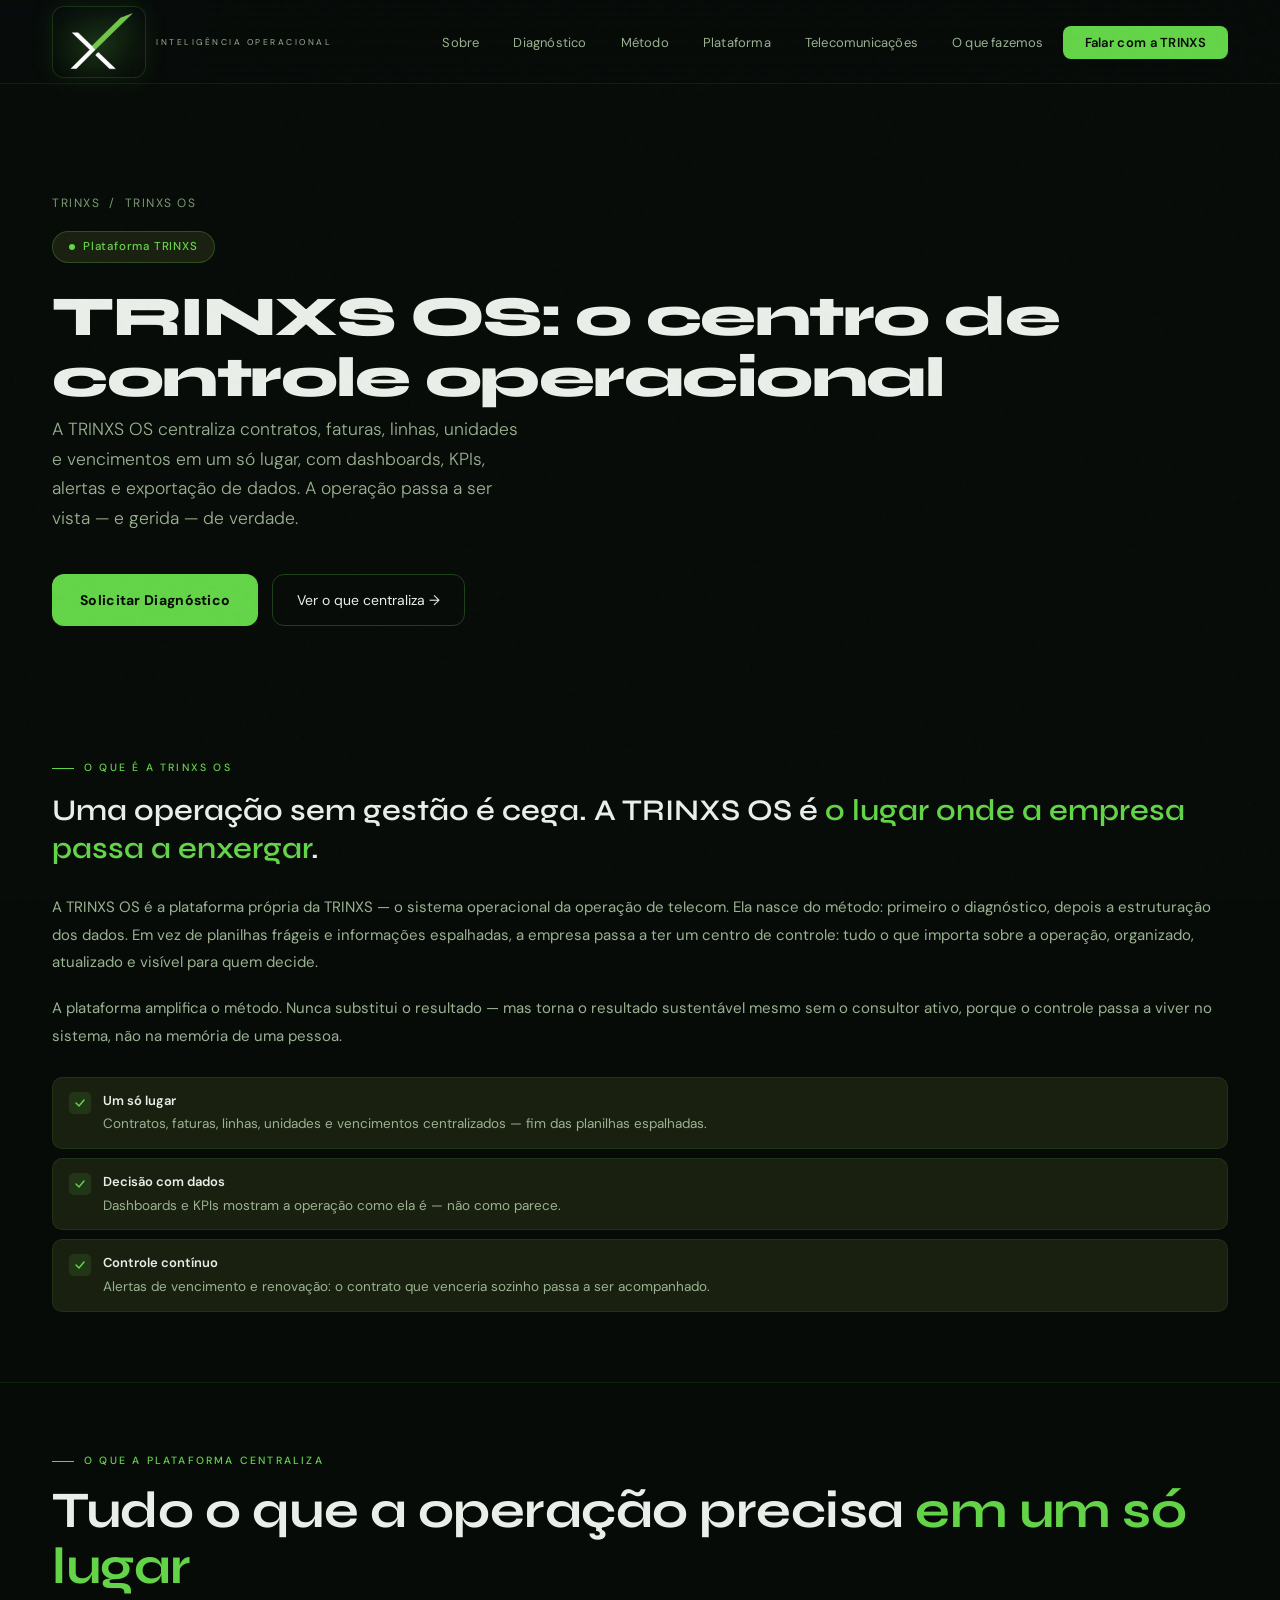
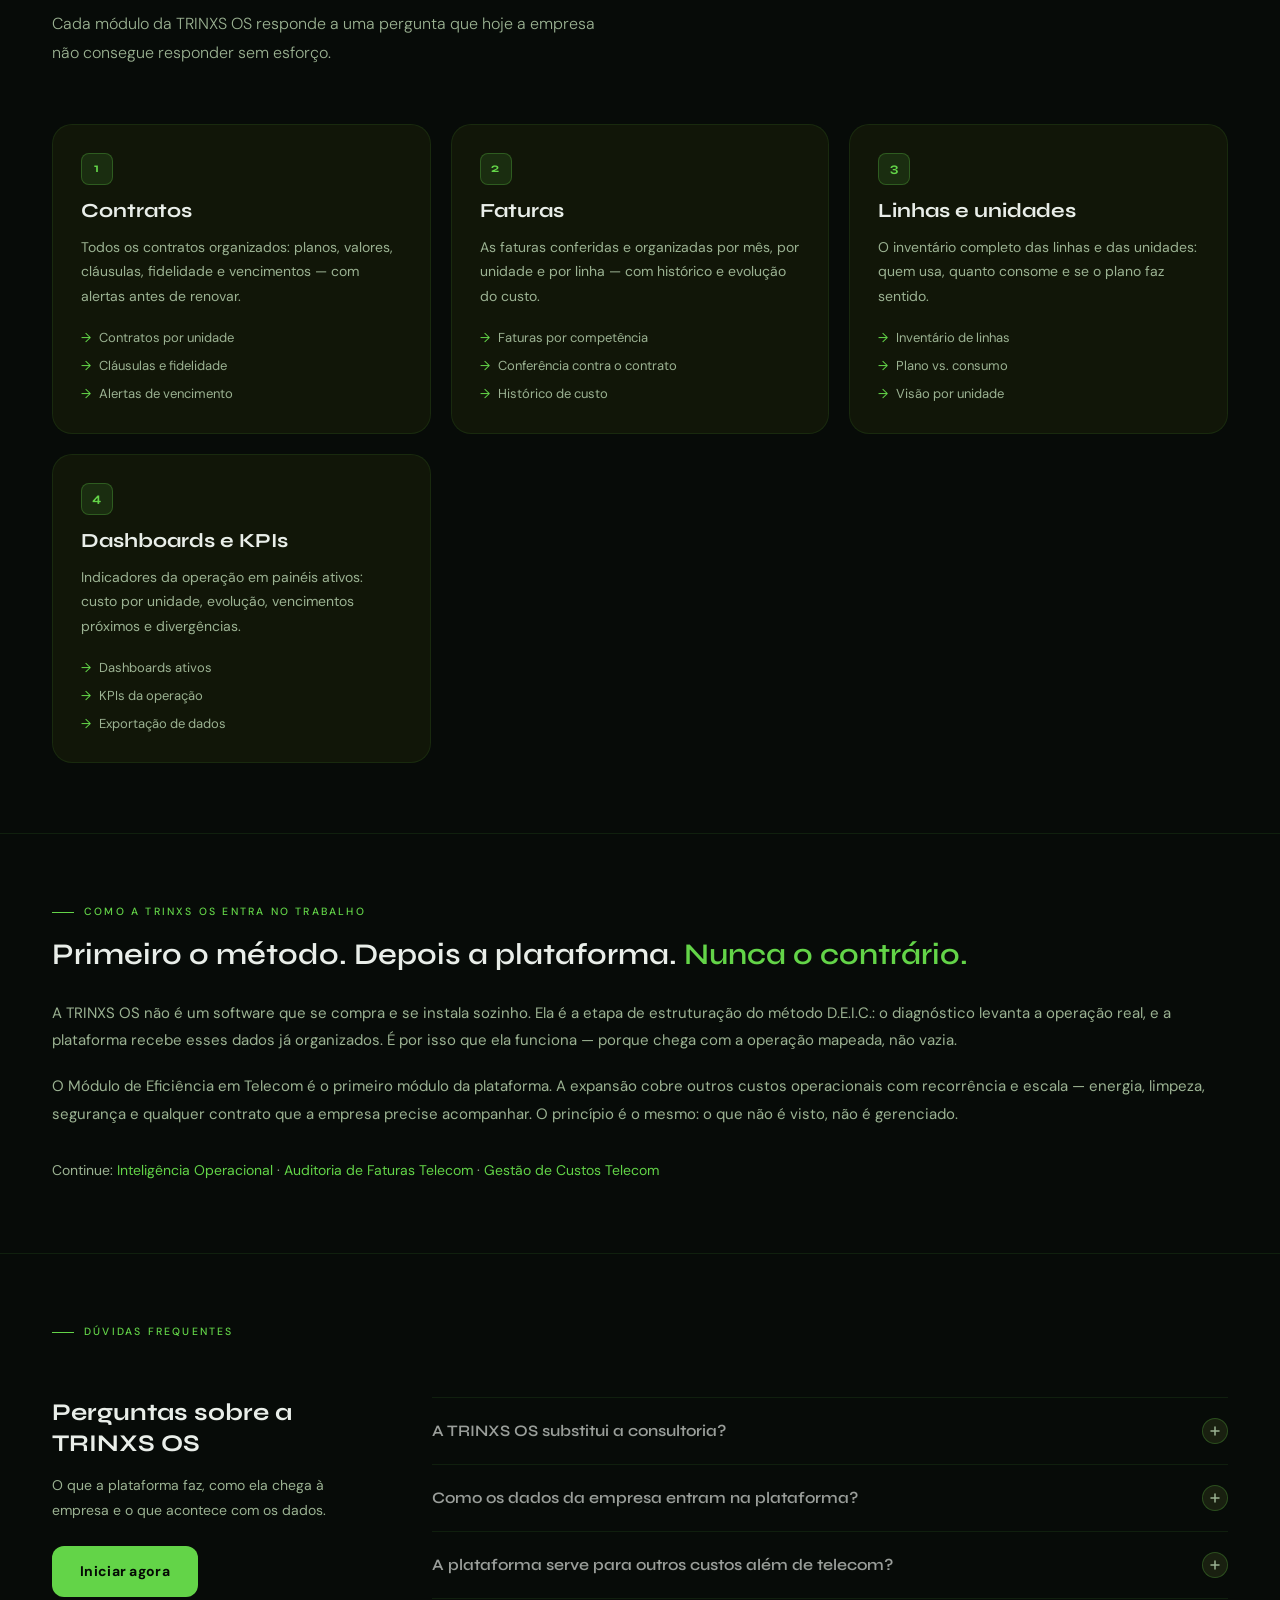
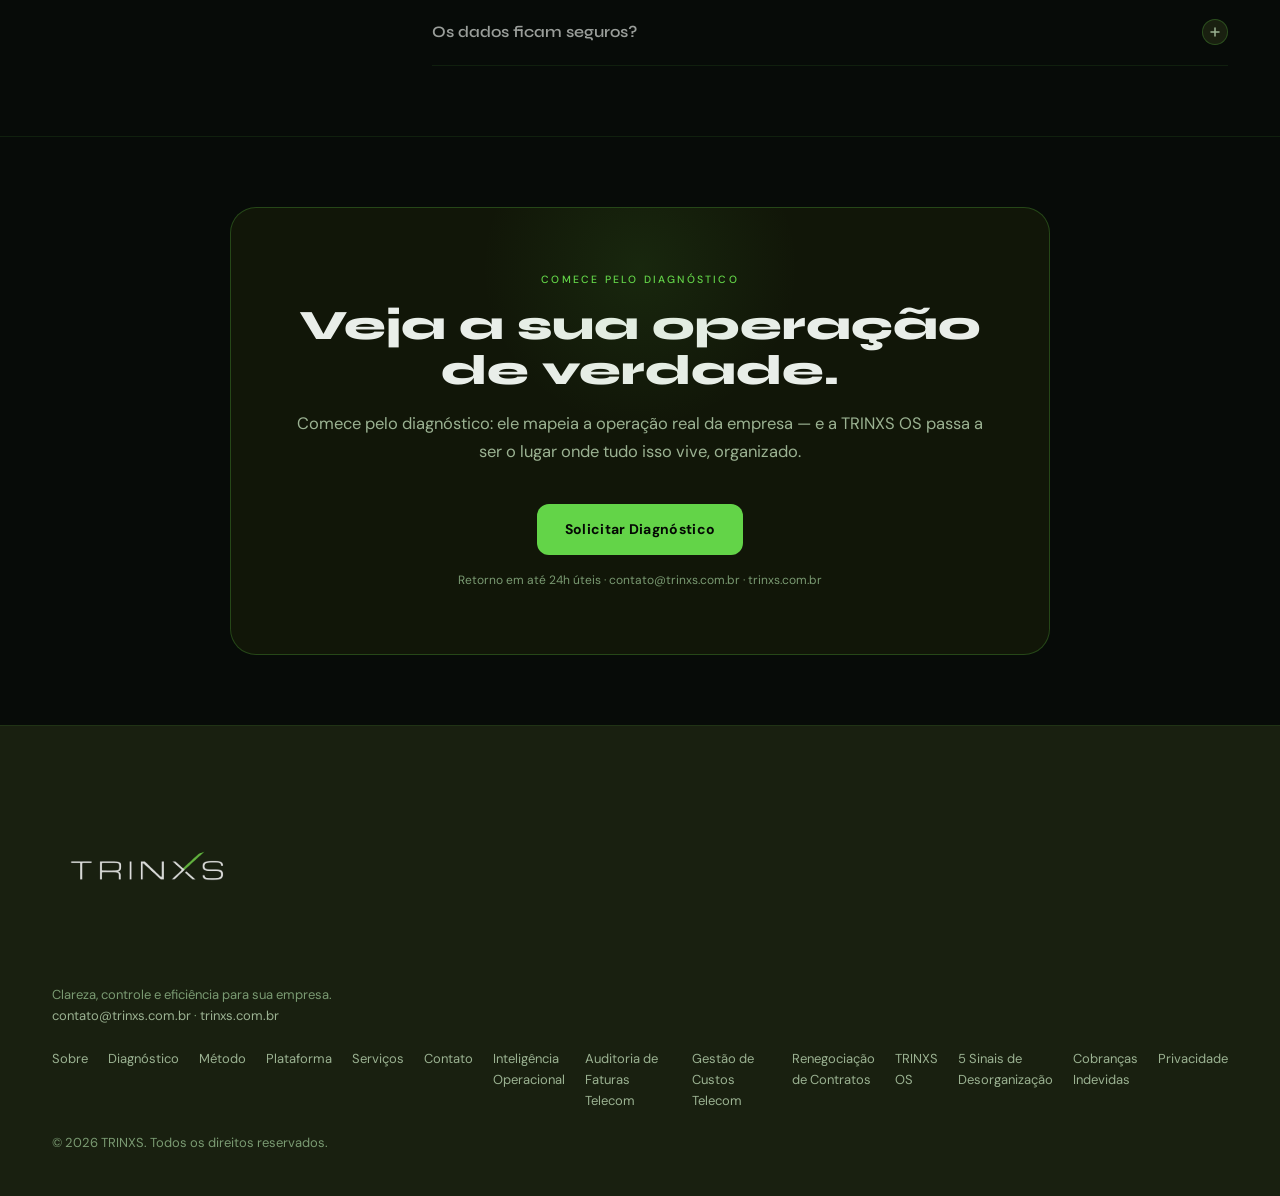
<file: trinxs-os.html>
<!DOCTYPE html>
<html lang="pt-BR">
<head>
<meta charset="UTF-8">
<meta name="viewport" content="width=device-width, initial-scale=1.0">
<title>TRINXS OS | Centro de Controle Operacional</title>
<link rel="icon" type="image/png" href="/favicon.png">
<meta name="description" content="TRINXS OS é o centro de controle operacional da empresa: contratos, faturas, linhas, unidades, vencimentos, dashboards, KPIs e alertas em um só lugar.">
<link rel="canonical" href="https://www.trinxs.com.br/trinxs-os">
<meta name="robots" content="index, follow">
<meta name="theme-color" content="#070B08">
<meta property="og:type" content="website">
<meta property="og:title" content="TRINXS OS | Centro de Controle Operacional">
<meta property="og:description" content="TRINXS OS é o centro de controle operacional da empresa: contratos, faturas, linhas, unidades, vencimentos, dashboards, KPIs e alertas em um só lugar.">
<meta property="og:url" content="https://www.trinxs.com.br/trinxs-os">
<meta property="og:image" content="https://www.trinxs.com.br/favicon.png">
<meta name="twitter:card" content="summary">
<meta name="twitter:title" content="TRINXS OS | Centro de Controle Operacional">
<meta name="twitter:description" content="TRINXS OS é o centro de controle operacional da empresa: contratos, faturas, linhas, unidades, vencimentos, dashboards, KPIs e alertas em um só lugar.">
<script type="application/ld+json">{"@context": "https://schema.org", "@type": "Service", "name": "TRINXS OS", "serviceType": ["TRINXS OS", "Plataforma de gestão de telecom", "Centro de controle operacional"], "provider": {"@type": "Organization", "name": "TRINXS Inteligência Operacional", "url": "https://www.trinxs.com.br/", "email": "contato@trinxs.com.br", "sameAs": ["https://www.instagram.com/somostrinxs"]}, "areaServed": [{"@type": "City", "name": "Florianópolis"}, {"@type": "State", "name": "Santa Catarina"}, {"@type": "Country", "name": "Brasil"}], "description": "TRINXS OS é o centro de controle operacional da empresa: contratos, faturas, linhas, unidades, vencimentos, dashboards, KPIs e alertas em um só lugar.", "url": "https://www.trinxs.com.br/trinxs-os"}</script>
<link rel="preconnect" href="https://fonts.googleapis.com">
<link href="https://fonts.googleapis.com/css2?family=Syne:wght@400;500;600;700;800&family=DM+Sans:ital,opsz,wght@0,9..40,300;0,9..40,400;0,9..40,500;0,9..40,600;1,9..40,300&display=swap" rel="stylesheet">
<style>

/* ============================================================
   TRINXS — WEBSITE v4.0
   Brand green: #63D448  |  Dark bg: #070B08
   ============================================================ */
*,*::before,*::after{box-sizing:border-box;margin:0;padding:0}
html{scroll-behavior:smooth;font-size:16px}
body{font-family:'DM Sans',sans-serif;background:#070B08;color:#E9EEE9;overflow-x:hidden;line-height:1.6}
:root{
  --g:#63D448;
  --g2:#4BB835;
  --g3:#368522;
  --gdim:rgba(99,212,72,0.12);
  --gbright:rgba(99,212,72,0.28);
  --s1:#0C1109;
  --s2:#111608;
  --s3:#192010;
  --border:rgba(99,212,72,0.10);
  --bhi:rgba(99,212,72,0.26);
  --muted:#9BB292;
  --dim:#7A9A72;
  --ff:'Syne',sans-serif;
  --r:12px;
  --rl:20px;
  /* Alert palette */
  --al-green:#63D448;
  --al-yellow:#F5C842;
  --al-orange:#F08030;
  --al-red:#E84545;
  --al-blue:#63D448;
  --al-purple:#E9EEE9;
}
::-webkit-scrollbar{width:3px}
::-webkit-scrollbar-track{background:#070B08}
::-webkit-scrollbar-thumb{background:var(--g3);border-radius:2px}
/* Grain */
body::after{content:'';position:fixed;inset:0;background:url("data:image/svg+xml,%3Csvg viewBox='0 0 200 200' xmlns='http://www.w3.org/2000/svg'%3E%3Cfilter id='n'%3E%3CfeTurbulence type='fractalNoise' baseFrequency='0.85' numOctaves='4' stitchTiles='stitch'/%3E%3C/filter%3E%3Crect width='100%25' height='100%25' filter='url(%23n)' opacity='0.035'/%3E%3C/svg%3E");pointer-events:none;z-index:9999;opacity:.5}

/* ── NAV ── */
nav{position:fixed;top:0;left:0;right:0;z-index:200;height:84px;padding:0 52px;display:flex;align-items:center;justify-content:space-between;background:rgba(7,11,8,.88);backdrop-filter:blur(24px);-webkit-backdrop-filter:blur(24px);border-bottom:1px solid var(--border);transition:background .3s}
.nav-logo{display:flex;align-items:center;gap:0;text-decoration:none}
.nav-logo-wrap{position:relative;height:72px;display:flex;align-items:center;background:radial-gradient(ellipse at center,rgba(99,212,72,.14),rgba(99,212,72,.04) 70%,transparent 100%);border:1px solid rgba(99,212,72,.18);border-radius:12px;padding:4px 10px;box-shadow:0 0 24px rgba(99,212,72,.10)}
.nav-logo-img{height:72px;width:auto;object-fit:contain;filter:drop-shadow(0 2px 12px rgba(99,212,72,.25))}
.nav-sub{font-size:8.5px;font-weight:400;letter-spacing:2.5px;color:var(--muted);font-family:'DM Sans',sans-serif;text-transform:uppercase;white-space:nowrap;margin-left:10px;margin-top:2px}
.nav-links{display:flex;align-items:center;gap:4px;list-style:none}
.nav-links a{text-decoration:none;font-size:13px;color:var(--muted);padding:7px 15px;border-radius:7px;transition:all .2s;letter-spacing:.2px}
.nav-links a:hover{color:#E9EEE9;background:var(--s3)}
.nav-cta{background:var(--g)!important;color:#050A04!important;font-weight:600!important;padding:8px 22px!important;border-radius:8px!important;letter-spacing:.3px!important}
.nav-cta:hover{background:var(--g2)!important;transform:translateY(-1px);box-shadow:0 6px 24px rgba(99,212,72,.3)!important}
.nav-burger{display:none;background:none;border:1px solid var(--border);border-radius:6px;padding:7px 11px;color:#E9EEE9;cursor:pointer;font-size:17px}

/* ── HERO ── */
#hero{min-height:100vh;display:flex;align-items:center;padding:138px 52px 80px;position:relative;overflow:hidden}
.hero-bg{position:absolute;inset:0;background:radial-gradient(ellipse 65% 55% at 62% 38%,rgba(58,140,30,.11) 0%,transparent 68%),radial-gradient(ellipse 35% 35% at 82% 78%,rgba(99,212,72,.05) 0%,transparent 60%)}
.hero-grid{position:absolute;inset:0;background-image:linear-gradient(rgba(99,212,72,.035) 1px,transparent 1px),linear-gradient(90deg,rgba(99,212,72,.035) 1px,transparent 1px);background-size:56px 56px;mask-image:radial-gradient(ellipse 85% 85% at 50% 50%,#000 20%,transparent 100%)}
.hero-inner{position:relative;max-width:1240px;margin:0 auto;width:100%;display:grid;grid-template-columns:1fr 1fr;gap:72px;align-items:center}
@keyframes fadeUp{from{opacity:0;transform:translateY(22px)}to{opacity:1;transform:translateY(0)}}
.htag{display:inline-flex;align-items:center;gap:8px;background:var(--s3);border:1px solid var(--bhi);border-radius:20px;padding:6px 16px;font-size:11.5px;color:var(--g);font-weight:500;letter-spacing:.8px;margin-bottom:24px;animation:fadeUp .6s ease both}
.htag::before{content:'';width:6px;height:6px;background:var(--g);border-radius:50%;animation:pdot 2s ease-in-out infinite}
@keyframes pdot{0%,100%{opacity:1;transform:scale(1)}50%{opacity:.4;transform:scale(1.4)}}
.hero-h1{font-family:var(--ff);font-size:clamp(44px,5.2vw,72px);font-weight:800;line-height:1.08;letter-spacing:-1.5px;margin-bottom:6px;animation:fadeUp .6s .1s ease both}
.hero-h1 em{font-style:normal;color:var(--g)}
.hero-h1 .dim{color:var(--muted);font-weight:400}
.hero-lead{font-size:17.5px;font-weight:300;color:var(--muted);line-height:1.7;max-width:480px;margin-bottom:40px;animation:fadeUp .6s .2s ease both}
.hero-lead strong{color:#E9EEE9;font-weight:400}
.hero-btns{display:flex;gap:14px;animation:fadeUp .6s .3s ease both;flex-wrap:wrap}
.btn-p{display:inline-flex;align-items:center;gap:8px;background:var(--g);color:#040904;font-size:14px;font-weight:700;padding:14px 28px;border-radius:var(--r);text-decoration:none;transition:all .22s;letter-spacing:.3px;border:none;cursor:pointer;font-family:'DM Sans',sans-serif}
.btn-p:hover{background:var(--g2);transform:translateY(-2px);box-shadow:0 10px 32px rgba(99,212,72,.32)}
.btn-p svg{width:15px;height:15px;flex-shrink:0}
.btn-s{display:inline-flex;align-items:center;gap:8px;background:transparent;color:#E9EEE9;font-size:14px;font-weight:400;padding:14px 24px;border-radius:var(--r);text-decoration:none;border:1px solid var(--bhi);transition:all .22s}
.btn-s:hover{background:var(--s3);border-color:var(--g)}
.hero-visual{animation:fadeUp .6s .35s ease both}

/* ── DASHBOARD CARD ── */
.dash-card{background:var(--s2);border:1px solid var(--border);border-radius:var(--rl);padding:26px;position:relative;overflow:hidden}
.dash-card::before{content:'';position:absolute;top:0;left:0;right:0;height:1px;background:linear-gradient(90deg,transparent,var(--g),transparent)}
.dash-top{display:flex;align-items:center;justify-content:space-between;margin-bottom:20px}
.dash-ttl{font-size:11px;font-weight:500;color:var(--muted);letter-spacing:1.2px}
.dash-live{display:flex;align-items:center;gap:5px;font-size:10.5px;color:var(--g)}
.dash-live::before{content:'';width:5px;height:5px;background:var(--g);border-radius:50%;animation:pdot 1.5s ease-in-out infinite}
.kpi-row{display:grid;grid-template-columns:repeat(3,1fr);gap:10px;margin-bottom:18px}
.kpi{background:var(--s3);border:1px solid var(--border);border-radius:var(--r);padding:14px 12px;text-align:center;transition:border-color .2s}
.kpi:hover{border-color:var(--bhi)}
.kpi-v{font-family:var(--ff);font-size:23px;font-weight:700;color:var(--g);line-height:1;margin-bottom:3px}
.kpi-l{font-size:10px;color:var(--muted);letter-spacing:.4px}
.kpi-d{font-size:10px;color:#86E84A;margin-top:2px}
.chart-box{background:var(--s3);border:1px solid var(--border);border-radius:var(--r);padding:14px;margin-bottom:14px}
.chart-lbl{font-size:10.5px;color:var(--muted);margin-bottom:11px}
.sparksvg{width:100%;height:58px}
.alerts{display:flex;flex-direction:column;gap:7px}
.al{display:flex;align-items:center;gap:9px;background:var(--s3);border-radius:8px;padding:9px 13px;font-size:12px;border:1px solid transparent;transition:border-color .2s}
.al:hover{border-color:var(--border)}
.al-dot{width:8px;height:8px;border-radius:50%;flex-shrink:0}
.al-t{color:#E9EEE9;flex:1;font-size:11.5px}
.al-time{color:var(--dim);font-size:10.5px}

/* ── SECTION BASE ── */
section{padding:104px 52px}
.ctr{max-width:1240px;margin:0 auto}
.eyebrow{font-size:10.5px;font-weight:500;letter-spacing:2.2px;color:var(--g);margin-bottom:14px;display:flex;align-items:center;gap:10px;text-transform:uppercase}
.eyebrow::before{content:'';width:22px;height:1px;background:var(--g)}
h2.sh{font-family:var(--ff);font-size:clamp(32px,4vw,54px);font-weight:700;line-height:1.08;letter-spacing:-.5px;margin-bottom:16px}
h2.sh em{font-style:normal;color:var(--g)}
.lead{font-size:17px;font-weight:300;color:var(--muted);max-width:560px;line-height:1.75;margin-bottom:60px}
.lead strong{color:#E9EEE9;font-weight:400}
.sdiv{height:1px;background:linear-gradient(90deg,transparent,var(--bhi),transparent)}
.reveal{opacity:0;transform:translateY(26px);transition:opacity .75s ease,transform .75s ease}
.reveal.vis{opacity:1;transform:translateY(0)}

/* ── SOBRE ── */
#sobre{background:var(--s1)}
.about-g{display:grid;grid-template-columns:1fr 1fr;gap:64px;align-items:center}
.about-stmt{font-family:var(--ff);font-size:30px;font-weight:600;line-height:1.28;margin-bottom:26px}
.about-stmt em{font-style:normal;color:var(--g)}
.about-body{font-size:15px;color:var(--muted);line-height:1.85;margin-bottom:18px}
.about-body strong{color:#E9EEE9;font-weight:500}
.val-list{list-style:none;display:flex;flex-direction:column;gap:9px;margin-top:26px}
.val-item{display:flex;align-items:flex-start;gap:12px;font-size:13.5px;color:var(--muted);padding:13px 16px;background:var(--s3);border:1px solid var(--border);border-radius:10px;transition:all .25s}
.val-item:hover{border-color:var(--bhi);transform:translateX(4px)}
.vi-icon{width:22px;height:22px;background:var(--gdim);border-radius:5px;display:flex;align-items:center;justify-content:center;flex-shrink:0;margin-top:1px}
.vi-icon svg{width:12px;height:12px;color:var(--g)}
.vi-text strong{display:block;font-size:13px;font-weight:600;color:#E9EEE9;margin-bottom:2px}
.tri-col{display:flex;flex-direction:column;gap:11px}
.tc{background:var(--s2);border:1px solid var(--border);border-radius:var(--rl);padding:22px;transition:all .3s;position:relative;overflow:hidden;cursor:default}
.tc::before{content:'';position:absolute;left:0;top:0;bottom:0;width:3px;background:var(--g);transform:scaleY(0);transition:transform .35s;transform-origin:bottom}
.tc:hover::before{transform:scaleY(1)}
.tc:hover{border-color:var(--bhi);transform:translateX(5px)}
.tc-h{display:flex;align-items:center;gap:12px;margin-bottom:9px}
.tc-n{font-family:var(--ff);font-size:13px;font-weight:700;color:var(--g);width:28px;height:28px;background:var(--gdim);border-radius:6px;display:flex;align-items:center;justify-content:center;flex-shrink:0}
.tc-name{font-family:var(--ff);font-size:15px;font-weight:600}
.tc-desc{font-size:13px;color:var(--muted);line-height:1.65}
.tc-tags{display:flex;gap:6px;flex-wrap:wrap;margin-top:10px}
.tctag{font-size:10px;color:var(--g);background:var(--gdim);border:1px solid rgba(99,212,72,.18);padding:3px 9px;border-radius:4px}

/* ── DIAGNÓSTICO ── */
#diagnostico{background:#070B08}
.diag-g{display:grid;grid-template-columns:1fr 1.15fr;gap:60px;align-items:start}
.steps{display:flex;flex-direction:column;gap:0}
.step{display:flex;gap:20px;padding:24px 0;border-bottom:1px solid var(--border);cursor:pointer;transition:all .2s}
.step:last-child{border-bottom:none}
.step-n{font-family:var(--ff);font-size:42px;font-weight:800;color:var(--s3);line-height:1;min-width:52px;transition:color .3s}
.step.active .step-n,.step:hover .step-n{color:var(--g)}
.step-c{opacity:.55;transition:opacity .2s}
.step.active .step-c,.step:hover .step-c{opacity:1}
.step-title{font-family:var(--ff);font-size:18px;font-weight:600;margin-bottom:6px}
.step-desc{font-size:14px;color:var(--muted);line-height:1.65}
.step-tag{display:inline-flex;align-items:center;gap:5px;font-size:10.5px;color:var(--g);margin-top:9px}
.step-tag::before{content:'▸'}
.detail-area{position:sticky;top:96px}
.detail{background:var(--s2);border:1px solid var(--border);border-radius:var(--rl);padding:34px;display:none}
.detail.active{display:block;animation:fadeUp .3s ease}
.d-phase{font-size:10px;font-weight:500;letter-spacing:2px;color:var(--g);margin-bottom:12px;text-transform:uppercase}
.d-title{font-family:var(--ff);font-size:28px;font-weight:700;margin-bottom:16px}
.d-body{font-size:14px;color:var(--muted);line-height:1.82;margin-bottom:20px}
.d-list{list-style:none;display:flex;flex-direction:column;gap:8px}
.d-list li{display:flex;align-items:flex-start;gap:10px;font-size:13.5px;color:var(--muted)}
.d-list li::before{content:'→';color:var(--g);flex-shrink:0}
.d-result{margin-top:20px;background:var(--gdim);border:1px solid rgba(99,212,72,.18);border-radius:10px;padding:14px 16px;font-size:13px;color:var(--g)}
.d-result strong{display:block;font-size:10px;letter-spacing:1.2px;margin-bottom:4px;color:#86E84A;text-transform:uppercase}

/* ── MÉTODO ── */
#metodo{background:var(--s1)}
.met-intro{display:grid;grid-template-columns:1fr 1fr;gap:60px;margin-bottom:56px;align-items:start}
.deic{display:grid;grid-template-columns:repeat(4,1fr);gap:14px}
.dc{background:var(--s2);border:1px solid var(--border);border-radius:var(--rl);padding:24px 20px;position:relative;overflow:hidden;transition:all .3s}
.dc:hover{border-color:var(--bhi);transform:translateY(-5px);box-shadow:0 22px 44px rgba(0,0,0,.35)}
.dc::after{content:'';position:absolute;bottom:0;left:0;right:0;height:2px;background:var(--g);transform:scaleX(0);transition:transform .35s}
.dc:hover::after{transform:scaleX(1)}
.dc-letter{font-family:var(--ff);font-size:54px;font-weight:800;color:var(--s3);line-height:1;margin-bottom:11px;transition:color .3s}
.dc:hover .dc-letter{color:var(--g)}
.dc-word{font-family:var(--ff);font-size:16px;font-weight:600;margin-bottom:8px}
.dc-desc{font-size:12.5px;color:var(--muted);line-height:1.72}
.dc-tag{font-size:10.5px;color:var(--g);margin-top:12px;font-style:italic}

/* ── PLATAFORMA ── */
#plataforma{background:#070B08;position:relative;overflow:hidden}
#plataforma::before{content:'';position:absolute;top:-180px;right:-180px;width:580px;height:580px;background:radial-gradient(ellipse,rgba(58,140,30,.09) 0%,transparent 70%);pointer-events:none}
.plat-hdr{text-align:center;margin-bottom:56px}
.plat-hdr .eyebrow{justify-content:center}
.plat-hdr .eyebrow::before{display:none}
.plat-hdr .lead{margin:0 auto;text-align:center}

/* OS Mockup */
.os{background:var(--s2);border:1px solid var(--border);border-radius:var(--rl);overflow:hidden;max-width:940px;margin:0 auto 56px;box-shadow:0 48px 96px rgba(0,0,0,.55)}
.os-bar{background:var(--s3);padding:12px 20px;display:flex;align-items:center;gap:12px;border-bottom:1px solid var(--border)}
.os-dots{display:flex;gap:6px}
.os-dots span{width:10px;height:10px;border-radius:50%}
.os-dots span:nth-child(1){background:#E84545}
.os-dots span:nth-child(2){background:#F5C842}
.os-dots span:nth-child(3){background:var(--g)}
.os-url{flex:1;background:var(--s2);border-radius:5px;padding:6px 12px;font-size:12px;color:var(--dim);font-family:monospace;text-align:center}
.os-live{font-size:10.5px;color:var(--g);display:flex;align-items:center;gap:5px}
.os-live::before{content:'';width:5px;height:5px;background:var(--g);border-radius:50%;animation:pdot 1.4s ease-in-out infinite}
.os-body{display:grid;grid-template-columns:196px 1fr;min-height:440px}
.os-side{background:var(--s3);border-right:1px solid var(--border);padding:18px 10px}
.os-side-hdr{font-size:10px;font-weight:500;color:var(--dim);letter-spacing:1.2px;margin-bottom:14px;padding:0 8px;text-transform:uppercase}
.sni{display:flex;align-items:center;gap:8px;padding:9px 12px;border-radius:7px;font-size:12.5px;color:var(--muted);cursor:pointer;transition:all .2s;margin-bottom:2px}
.sni svg{width:13px;height:13px;flex-shrink:0}
.sni:hover{background:var(--s2);color:#E9EEE9}
.sni.act{background:var(--gdim);color:var(--g);border:1px solid rgba(99,212,72,.18)}
.os-main{padding:24px}
.os-mhdr{display:flex;align-items:center;justify-content:space-between;margin-bottom:20px}
.os-mtitle{font-family:var(--ff);font-size:18px;font-weight:600}
.os-mmeta{font-size:11.5px;color:var(--muted)}
.os-mmeta span{color:var(--g)}
.os-kpis{display:grid;grid-template-columns:repeat(4,1fr);gap:11px;margin-bottom:18px}
.os-kpi{background:var(--s3);border:1px solid var(--border);border-radius:var(--r);padding:14px;transition:border-color .2s}
.os-kpi:hover{border-color:var(--bhi)}
.os-kv{font-family:var(--ff);font-size:24px;font-weight:700;line-height:1}
.os-kl{font-size:10.5px;color:var(--muted);margin-top:3px}
.os-kt{font-size:10.5px;margin-top:4px}
.os-charts{display:grid;grid-template-columns:2fr 1fr;gap:11px}
.os-cb{background:var(--s3);border:1px solid var(--border);border-radius:var(--r);padding:16px}
.os-cl{font-size:11px;color:var(--muted);margin-bottom:12px;display:flex;align-items:center;justify-content:space-between}
.os-cl span{font-size:10px;color:var(--g)}
.bchart{display:flex;align-items:flex-end;gap:5px;height:82px}
.bi{flex:1;display:flex;flex-direction:column;align-items:center;gap:4px}
.b{width:100%;border-radius:4px 4px 0 0;transition:all .3s}
.b:hover{filter:brightness(1.2)}
.bl{font-size:9px;color:var(--dim)}
.os-als{display:flex;flex-direction:column;gap:7px}
.osa{display:flex;align-items:center;gap:8px;font-size:11px;padding:8px 10px;border-radius:6px;background:var(--s2);border:1px solid var(--border)}
.osa-dot{width:7px;height:7px;border-radius:50%;flex-shrink:0}

/* Módulos */
.mods{display:grid;grid-template-columns:repeat(3,1fr);gap:15px;max-width:940px;margin:0 auto}
.mod{background:var(--s2);border:1px solid var(--border);border-radius:var(--rl);padding:24px;transition:all .3s}
.mod:hover{border-color:var(--bhi);transform:translateY(-4px)}
.mod-ico{width:40px;height:40px;background:var(--gdim);border-radius:10px;display:flex;align-items:center;justify-content:center;margin-bottom:16px}
.mod-ico svg{width:20px;height:20px;color:var(--g)}
.mod-n{font-family:var(--ff);font-size:15px;font-weight:600;margin-bottom:7px}
.mod-d{font-size:13px;color:var(--muted);line-height:1.7}
.mod-tag{display:inline-block;margin-top:11px;font-size:10px;color:var(--g);background:var(--gdim);border:1px solid rgba(99,212,72,.18);padding:3px 10px;border-radius:4px;letter-spacing:.4px}

/* ── O QUE FAZEMOS ── */
#o-que-fazemos{background:var(--s1)}
.svcs{display:grid;grid-template-columns:repeat(3,1fr);gap:20px}
.svc{background:var(--s2);border:1px solid var(--border);border-radius:var(--rl);padding:28px;transition:all .3s;position:relative;overflow:hidden}
.svc::before{content:'';position:absolute;top:0;left:0;right:0;height:2px;transform:scaleX(0);transition:transform .4s}
.svc:hover::before{transform:scaleX(1)}
.svc:hover{border-color:var(--bhi);transform:translateY(-5px);box-shadow:0 24px 48px rgba(0,0,0,.32)}
/* Number badge per card */
.svc-num{font-family:var(--ff);font-size:13px;font-weight:700;width:32px;height:32px;border-radius:8px;display:inline-flex;align-items:center;justify-content:center;background:var(--gdim);border:1px solid var(--gbright);color:var(--g);letter-spacing:.5px;margin-bottom:14px;transition:all .25s;flex-shrink:0}
.svc:hover .svc-num{background:var(--g);color:#040904;border-color:var(--g)}

.svc-badge{display:inline-block;font-size:10px;font-weight:500;letter-spacing:1px;padding:4px 12px;border-radius:4px;margin-bottom:16px}
.svc-name{font-family:var(--ff);font-size:20px;font-weight:700;margin-bottom:12px;line-height:1.2}
.svc-desc{font-size:14px;color:var(--muted);line-height:1.75;margin-bottom:20px}
.svc-items{list-style:none;display:flex;flex-direction:column;gap:7px}
.svc-items li{display:flex;gap:8px;font-size:13px;color:var(--muted)}
.svc-items li::before{content:'→';color:var(--g);flex-shrink:0}
/* Card 1 accent */
.svc:nth-child(1)::before{background:linear-gradient(90deg,var(--al-green),var(--g2))}
.svc:nth-child(2)::before{background:linear-gradient(90deg,var(--al-blue),#2D7FCC)}
.svc:nth-child(3)::before{background:linear-gradient(90deg,var(--al-purple),#7A54C8)}

/* ── INDICADORES ── */
#indicadores{background:#070B08}
.metrics{display:grid;grid-template-columns:repeat(4,1fr);gap:15px;margin-bottom:40px}
.mc{background:var(--s2);border:1px solid var(--border);border-radius:var(--rl);padding:24px 20px;text-align:center;transition:all .3s}
.mc:hover{border-color:var(--bhi)}
.mc-icon{width:44px;height:44px;background:var(--s3);border:1px solid var(--border);border-radius:10px;display:flex;align-items:center;justify-content:center;margin:0 auto 16px;transition:border-color .2s}
.mc:hover .mc-icon{border-color:var(--bhi)}
.mc-icon svg{width:22px;height:22px}
.mc-v{font-family:var(--ff);font-size:38px;font-weight:800;color:var(--g);line-height:1;margin-bottom:5px}
.mc-l{font-size:13.5px;color:#E9EEE9;margin-bottom:3px;font-weight:500}
.mc-s{font-size:11.5px;color:var(--muted)}
.prog-box{background:var(--s2);border:1px solid var(--border);border-radius:var(--rl);padding:28px}
.prog-title{font-family:var(--ff);font-size:16px;font-weight:600;margin-bottom:22px}
.pi{margin-bottom:16px}
.pi:last-child{margin-bottom:0}
.pi-row{display:flex;justify-content:space-between;margin-bottom:7px;font-size:13px}
.pi-name{color:#E9EEE9}
.pi-val{font-weight:600}
.pi-bar{height:6px;background:var(--s3);border-radius:3px;overflow:hidden}
.pi-fill{height:100%;border-radius:3px;width:0;transition:width 1.3s ease}

/* ── CTA ── */
#cta{background:var(--s1);padding:80px 52px}
.cta-box{max-width:820px;margin:0 auto;text-align:center;background:var(--s2);border:1px solid var(--bhi);border-radius:26px;padding:64px;position:relative;overflow:hidden}
.cta-box::before{content:'';position:absolute;top:-100px;left:50%;transform:translateX(-50%);width:320px;height:320px;background:radial-gradient(ellipse,rgba(99,212,72,.09) 0%,transparent 70%);pointer-events:none}
.cta-eyebrow{justify-content:center}
.cta-eyebrow::before{display:none}
.cta-h{font-family:var(--ff);font-size:42px;font-weight:800;margin-bottom:16px;line-height:1.08}
.cta-h em{font-style:normal;color:var(--g)}
.cta-sub{font-size:16.5px;color:var(--muted);margin-bottom:38px;line-height:1.72}
.cta-btns{display:flex;gap:14px;justify-content:center;flex-wrap:wrap}
.form-row{display:flex;gap:10px;justify-content:center;margin-top:32px;flex-wrap:wrap}
.finput{background:var(--s3);border:1px solid var(--border);border-radius:var(--r);padding:13px 18px;font-size:14px;color:#E9EEE9;font-family:'DM Sans',sans-serif;outline:none;transition:border-color .2s;min-width:230px}
.finput:focus{border-color:var(--g)}
.finput::placeholder{color:var(--dim)}

/* ── FOOTER ── */
footer{background:var(--s3);border-top:1px solid var(--border);padding:42px 52px}
.ft-inner{max-width:1240px;margin:0 auto;display:flex;align-items:center;justify-content:space-between;flex-wrap:wrap;gap:22px}
.ft-copy{font-size:13px;color:var(--dim)}
.ft-copy a{color:var(--muted);text-decoration:none;transition:color .2s}
.ft-copy a:hover{color:var(--g)}
.ft-links{display:flex;gap:20px}
.ft-links a{font-size:13px;color:var(--muted);text-decoration:none;transition:color .2s}
.ft-links a:hover{color:var(--g)}
.ft-logo{height:22px;width:auto;opacity:.85}

/* ── RESPONSIVE ── */
@media(max-width:960px){
  nav{padding:0 24px}
  .nav-links{display:none}
  .nav-burger{display:flex}
  section{padding:64px 24px}
  #hero{padding:118px 24px 60px}
  .hero-inner{grid-template-columns:1fr;gap:44px}
  .hero-visual{order:-1}
  .about-g,.diag-g,.met-intro{grid-template-columns:1fr;gap:40px}
  .deic{grid-template-columns:repeat(2,1fr)}
  .os-body{grid-template-columns:1fr}
  .os-side{display:none}
  .os-kpis{grid-template-columns:repeat(2,1fr)}
  .os-charts{grid-template-columns:1fr}
  .mods{grid-template-columns:1fr 1fr}
  .svcs{grid-template-columns:1fr}
  .metrics{grid-template-columns:repeat(2,1fr)}
  .cta-box{padding:36px 24px}
  .cta-h{font-size:28px}
  footer{padding:34px 24px}
  .ft-inner{flex-direction:column;align-items:flex-start}
}

/* ============================================================
   TRINXS — TELECOM MODULE
   Brand: #63D448 | BG: #070B08 | Syne + DM Sans
   ============================================================ */
*,*::before,*::after{box-sizing:border-box;margin:0;padding:0}
html{scroll-behavior:smooth}
body{font-family:'DM Sans',sans-serif;background:#070B08;color:#E9EEE9;overflow-x:hidden;line-height:1.6}
:root{
  --g:#63D448;--g2:#4BB835;--g3:#368522;
  --gdim:rgba(99,212,72,0.12);--gbright:rgba(99,212,72,0.28);
  --s1:#0C1109;--s2:#111608;--s3:#192010;
  --border:rgba(99,212,72,0.10);--bhi:rgba(99,212,72,0.26);
  --muted:#9BB292;--dim:#7A9A72;
  --ff:'Syne',sans-serif;--r:12px;--rl:20px;
}
::-webkit-scrollbar{width:3px}
::-webkit-scrollbar-track{background:#070B08}
::-webkit-scrollbar-thumb{background:var(--g3);border-radius:2px}
body::after{content:'';position:fixed;inset:0;background:url("data:image/svg+xml,%3Csvg viewBox='0 0 200 200' xmlns='http://www.w3.org/2000/svg'%3E%3Cfilter id='n'%3E%3CfeTurbulence type='fractalNoise' baseFrequency='0.85' numOctaves='4' stitchTiles='stitch'/%3E%3C/filter%3E%3Crect width='100%25' height='100%25' filter='url(%23n)' opacity='0.035'/%3E%3C/svg%3E");pointer-events:none;z-index:9999;opacity:.5}

/* ── ANIMAÇÕES ── */
@keyframes fadeUp{from{opacity:0;transform:translateY(22px)}to{opacity:1;transform:translateY(0)}}
@keyframes pdot{0%,100%{opacity:1;transform:scale(1)}50%{opacity:.4;transform:scale(1.4)}}
@keyframes pulse{0%,100%{box-shadow:0 0 0 0 rgba(99,212,72,.3)}70%{box-shadow:0 0 0 8px rgba(99,212,72,0)}}

/* Reveal — começa visível, JS adiciona a classe de transição depois */
.reveal{opacity:1;transform:translateY(0)}
.reveal.will-animate{opacity:0;transform:translateY(26px);transition:opacity .7s ease,transform .7s ease}
.reveal.will-animate.vis{opacity:1;transform:translateY(0)}
.reveal.will-animate.d1{transition-delay:.1s}
.reveal.will-animate.d2{transition-delay:.2s}
.reveal.will-animate.d3{transition-delay:.3s}

/* ── LAYOUT ── */
.ctr{max-width:1240px;margin:0 auto}
section{padding:96px 52px}
.sdiv{height:1px;background:linear-gradient(90deg,transparent,var(--bhi),transparent)}
.eyebrow{font-size:10.5px;font-weight:500;letter-spacing:2.2px;color:var(--g);margin-bottom:14px;display:flex;align-items:center;gap:10px;text-transform:uppercase}
.eyebrow::before{content:'';width:22px;height:1px;background:var(--g)}
h2.sh{font-family:var(--ff);font-size:clamp(32px,4vw,52px);font-weight:700;line-height:1.08;letter-spacing:-.5px;margin-bottom:16px}
h2.sh em{font-style:normal;color:var(--g)}
.lead{font-size:16px;font-weight:300;color:var(--muted);max-width:560px;line-height:1.8;margin-bottom:56px}
.lead strong{color:#E9EEE9;font-weight:400}
.btn-p{display:inline-flex;align-items:center;gap:8px;background:var(--g);color:#040904;font-size:14px;font-weight:700;padding:14px 28px;border-radius:var(--r);text-decoration:none;transition:all .22s;letter-spacing:.3px;border:none;cursor:pointer;font-family:'DM Sans',sans-serif}
.btn-p:hover{background:var(--g2);transform:translateY(-2px);box-shadow:0 10px 32px rgba(99,212,72,.32)}
.btn-p svg{width:15px;height:15px;flex-shrink:0}
.btn-s{display:inline-flex;align-items:center;gap:8px;background:transparent;color:#E9EEE9;font-size:14px;padding:14px 24px;border-radius:var(--r);text-decoration:none;border:1px solid var(--bhi);transition:all .22s}
.btn-s:hover{background:var(--s3);border-color:var(--g)}

/* ══════════════════════════════
   HERO
══════════════════════════════ */
#tc-hero{min-height:100vh;display:flex;align-items:center;padding:100px 52px 80px;position:relative;overflow:hidden}
.tc-hbg{position:absolute;inset:0;background:radial-gradient(ellipse 65% 55% at 65% 40%,rgba(40,120,20,.10) 0%,transparent 68%),radial-gradient(ellipse 30% 30% at 18% 80%,rgba(99,212,72,.04) 0%,transparent 60%)}
.tc-hgrid{position:absolute;inset:0;background-image:linear-gradient(rgba(99,212,72,.03) 1px,transparent 1px),linear-gradient(90deg,rgba(99,212,72,.03) 1px,transparent 1px);background-size:56px 56px;mask-image:radial-gradient(ellipse 85% 85% at 50% 50%,#000 20%,transparent 100%)}
.tc-hinner{position:relative;max-width:1240px;margin:0 auto;width:100%;display:grid;grid-template-columns:1fr 1fr;gap:72px;align-items:center}

.tc-htag{display:inline-flex;align-items:center;gap:8px;background:var(--s3);border:1px solid var(--bhi);border-radius:20px;padding:6px 16px;font-size:11.5px;color:var(--g);font-weight:500;letter-spacing:.8px;margin-bottom:24px;animation:fadeUp .6s ease both}
.tc-htag::before{content:'';width:6px;height:6px;background:var(--g);border-radius:50%;animation:pdot 2s ease-in-out infinite}
.tc-module-lbl{font-size:10px;letter-spacing:2.5px;color:var(--dim);text-transform:uppercase;margin-bottom:8px;animation:fadeUp .6s .05s ease both;display:flex;align-items:center;gap:8px}
.tc-module-lbl::before{content:'';width:18px;height:1px;background:var(--g);opacity:.5}
.tc-h1{font-family:var(--ff);font-size:clamp(40px,5vw,68px);font-weight:800;line-height:1.08;letter-spacing:-1.5px;margin-bottom:8px;animation:fadeUp .6s .1s ease both}
.tc-h1 em{font-style:normal;color:var(--g)}
.tc-h1 .tc-dim{color:var(--muted);font-weight:400;font-size:.82em;letter-spacing:-.5px}
.tc-stmt{font-family:var(--ff);font-size:17px;font-weight:600;color:rgba(233,238,233,.5);line-height:1.4;margin-bottom:18px;animation:fadeUp .6s .15s ease both;border-left:2px solid var(--g);padding-left:16px}
.tc-lead{font-size:16px;font-weight:300;color:var(--muted);line-height:1.75;max-width:500px;margin-bottom:40px;animation:fadeUp .6s .2s ease both}
.tc-lead strong{color:#E9EEE9;font-weight:400}
.tc-btns{display:flex;gap:14px;animation:fadeUp .6s .28s ease both;flex-wrap:wrap}

/* ── DASHBOARD HERO ── */
.tc-dash{background:var(--s2);border:1px solid var(--border);border-radius:var(--rl);overflow:hidden;position:relative;animation:fadeUp .6s .38s ease both}
.tc-dash::before{content:'';position:absolute;top:0;left:0;right:0;height:1px;background:linear-gradient(90deg,transparent,var(--g),transparent)}
.tc-dbar{background:var(--s3);padding:12px 20px;display:flex;align-items:center;gap:12px;border-bottom:1px solid var(--border)}
.tc-ddots{display:flex;gap:6px}
.tc-ddots span{width:10px;height:10px;border-radius:50%}
.tc-ddots span:nth-child(1){background:#E84545}
.tc-ddots span:nth-child(2){background:#F5C842}
.tc-ddots span:nth-child(3){background:var(--g)}
.tc-durl{flex:1;background:var(--s2);border-radius:5px;padding:5px 12px;font-size:11px;color:var(--dim);font-family:monospace;text-align:center}
.tc-dlive{font-size:10.5px;color:var(--g);display:flex;align-items:center;gap:5px}
.tc-dlive::before{content:'';width:5px;height:5px;background:var(--g);border-radius:50%;animation:pdot 1.5s ease-in-out infinite}
.tc-dbody{padding:18px}

/* KPIs 2x2 */
.tc-krow{display:grid;grid-template-columns:repeat(2,1fr);gap:10px;margin-bottom:14px}
.tc-kpi{background:var(--s3);border:1px solid var(--border);border-radius:var(--r);padding:14px 12px;text-align:center;transition:border-color .2s}
.tc-kpi:hover{border-color:var(--bhi)}
.tc-kv{font-family:var(--ff);font-size:22px;font-weight:700;line-height:1;margin-bottom:3px}
.tc-kl{font-size:10px;color:var(--muted);letter-spacing:.4px}
.tc-kd{font-size:10px;margin-top:2px}

/* Barras de análise */
.tc-analysis{background:var(--s3);border:1px solid var(--border);border-radius:var(--r);padding:14px;margin-bottom:14px}
.tc-albl{font-size:10.5px;color:var(--muted);margin-bottom:13px;display:flex;justify-content:space-between;align-items:center}
.tc-albl span{font-size:10px;color:var(--g)}
.tc-brow{margin-bottom:10px}
.tc-brow:last-child{margin-bottom:0}
.tc-bhead{display:flex;justify-content:space-between;font-size:11px;margin-bottom:5px}
.tc-bhead span:first-child{color:#E9EEE9}
.tc-bhead span:last-child{font-weight:600}
.tc-bbg{height:5px;background:#070B08;border-radius:100px;overflow:hidden}
.tc-bfill{height:100%;border-radius:100px;width:0;transition:width 1.5s cubic-bezier(.4,0,.2,1)}

/* Alertas */
.tc-alerts{display:flex;flex-direction:column;gap:7px}
.tc-al{display:flex;align-items:center;gap:9px;background:var(--s3);border-radius:8px;padding:9px 13px;font-size:11.5px;border:1px solid transparent;transition:border-color .2s}
.tc-al:hover{border-color:var(--border)}
.tc-al-dot{width:8px;height:8px;border-radius:50%;flex-shrink:0}
.tc-al-t{color:#E9EEE9;flex:1;font-size:11px}
.tc-al-time{color:var(--dim);font-size:10px;white-space:nowrap}

/* ══════════════════════════════
   BARRA DE MÉTRICAS
══════════════════════════════ */
.tc-mbar{background:var(--s1);border-top:1px solid var(--border);border-bottom:1px solid var(--border)}
.tc-minner{max-width:1240px;margin:0 auto;display:grid;grid-template-columns:repeat(4,1fr)}
.tc-mi{padding:28px 24px;border-right:1px solid var(--border);transition:background .2s}
.tc-mi:last-child{border-right:none}
.tc-mi:hover{background:var(--s2)}
.tc-mval{font-family:var(--ff);font-size:32px;font-weight:800;color:var(--g);line-height:1;margin-bottom:5px}
.tc-mlbl{font-size:12.5px;color:var(--muted)}

/* ══════════════════════════════
   STATEMENT
══════════════════════════════ */
#tc-statement{background:var(--s1);padding:80px 52px}
.tc-sg{max-width:1240px;margin:0 auto;display:grid;grid-template-columns:1fr 1fr;gap:72px;align-items:center}
.tc-sq{font-family:var(--ff);font-size:clamp(24px,3vw,38px);font-weight:700;line-height:1.22;color:#E9EEE9;position:relative;padding-left:28px}
.tc-sq::before{content:'';position:absolute;left:0;top:4px;bottom:4px;width:3px;background:var(--g);border-radius:2px}
.tc-sq em{font-style:normal;color:var(--g)}
.tc-sbody{display:flex;flex-direction:column;gap:18px}
.tc-sp{font-size:15px;color:var(--muted);line-height:1.85;font-weight:300}
.tc-sp strong{color:#E9EEE9;font-weight:500}
.tc-utag{display:inline-flex;align-items:center;gap:8px;background:rgba(99,212,72,.06);border:1px solid rgba(99,212,72,.2);border-radius:8px;padding:12px 16px;font-size:13px;color:var(--g);font-weight:500;line-height:1.5;margin-top:8px}
.tc-utag::before{content:'→';font-size:14px}

/* ══════════════════════════════
   O QUE MAPEAMOS
══════════════════════════════ */
#tc-mapeia{background:#070B08}
.tc-mg{display:grid;grid-template-columns:360px 1fr;gap:72px;align-items:start}
.tc-mitems{display:grid;grid-template-columns:1fr 1fr;gap:1px;background:var(--border);border:1px solid var(--border);border-radius:var(--rl);overflow:hidden}
.tc-mitem{background:#070B08;padding:22px 20px;transition:background .2s}
.tc-mitem:hover{background:var(--s2)}
.tc-mitem:hover .tc-mnum{color:var(--g)}
.tc-mnum{font-size:9px;font-weight:500;letter-spacing:1.5px;color:var(--dim);text-transform:uppercase;margin-bottom:8px;display:block;transition:color .2s}
.tc-mtext{font-size:13.5px;color:var(--muted);line-height:1.55}

/* ══════════════════════════════
   4 PILARES
══════════════════════════════ */
#tc-pilares{background:var(--s1)}
.tc-pgrid{display:grid;grid-template-columns:repeat(4,1fr);gap:1px;background:var(--border);border:1px solid var(--border);border-radius:var(--rl);overflow:hidden;margin-top:56px}
.tc-pilar{background:var(--s1);padding:32px 24px;position:relative;overflow:hidden;transition:background .25s;cursor:default}
.tc-pilar::after{content:'';position:absolute;bottom:0;left:0;right:0;height:2px;background:var(--g);transform:scaleX(0);transition:transform .35s}
.tc-pilar:hover{background:var(--s2)}
.tc-pilar:hover::after{transform:scaleX(1)}
.tc-pbgltr{font-family:var(--ff);font-size:56px;font-weight:800;color:var(--s3);line-height:1;position:absolute;bottom:8px;right:16px;pointer-events:none;transition:color .3s;z-index:0}
.tc-pilar h3,.tc-pilar p,.tc-pn{position:relative;z-index:1}
.tc-pilar:hover .tc-pbgltr{color:rgba(99,212,72,.05)}
.tc-pn{font-size:11px;font-weight:700;color:var(--g);letter-spacing:1px;text-transform:uppercase;margin-bottom:16px;opacity:.7}
.tc-pilar h3{font-family:var(--ff);font-size:17px;font-weight:600;color:#E9EEE9;margin-bottom:12px;line-height:1.25}
.tc-pilar p{font-size:13px;color:var(--muted);line-height:1.7}

/* ══════════════════════════════
   MÉTODO DEIC
══════════════════════════════ */
#tc-deic{background:#070B08;position:relative;overflow:hidden}
#tc-deic::before{content:'';position:absolute;top:-200px;right:-200px;width:600px;height:600px;background:radial-gradient(ellipse,rgba(40,120,20,.08) 0%,transparent 70%);pointer-events:none}
.tc-di{display:grid;grid-template-columns:1fr 1fr;gap:60px;margin-bottom:56px;align-items:end}
.tc-dbadge{display:inline-flex;align-items:center;gap:8px;background:var(--gdim);border:1px solid rgba(99,212,72,.18);border-radius:6px;padding:7px 14px;font-size:11px;color:var(--g);font-weight:500;letter-spacing:.5px;margin-top:16px}
.tc-dbadge::before{content:'';width:5px;height:5px;background:var(--g);border-radius:50%;animation:pdot 2s ease-in-out infinite}

.tc-dcards{display:grid;grid-template-columns:repeat(4,1fr);gap:14px;margin-bottom:24px}
.tc-dc{background:var(--s2);border:1px solid var(--border);border-radius:var(--rl);padding:28px 22px;position:relative;overflow:hidden;transition:all .3s;cursor:pointer}
.tc-dc:hover,.tc-dc.active{border-color:var(--bhi);transform:translateY(-5px);box-shadow:0 22px 44px rgba(0,0,0,.35)}
.tc-dc::after{content:'';position:absolute;bottom:0;left:0;right:0;height:2px;background:var(--g);transform:scaleX(0);transition:transform .35s}
.tc-dc:hover::after,.tc-dc.active::after{transform:scaleX(1)}
.tc-dcltr{font-family:var(--ff);font-size:54px;font-weight:800;color:var(--s3);line-height:1;margin-bottom:11px;transition:color .3s}
.tc-dc:hover .tc-dcltr,.tc-dc.active .tc-dcltr{color:var(--g)}
.tc-dcword{font-family:var(--ff);font-size:16px;font-weight:600;margin-bottom:8px}
.tc-dcdesc{font-size:12.5px;color:var(--muted);line-height:1.72}
.tc-dctag{font-size:10.5px;color:var(--g);margin-top:12px;font-style:italic}

.tc-dres{background:var(--s2);border:1px solid var(--border);border-radius:var(--rl);padding:28px 32px;display:grid;grid-template-columns:repeat(4,1fr);gap:0}
.tc-dr{padding:0 24px;border-right:1px solid var(--border)}
.tc-dr:first-child{padding-left:0}
.tc-dr:last-child{border-right:none;padding-right:0}
.tc-drlbl{font-size:10px;color:var(--muted);letter-spacing:1.2px;text-transform:uppercase;margin-bottom:6px}
.tc-drval{font-family:var(--ff);font-size:26px;font-weight:700;color:var(--g);line-height:1}

.tc-inc{margin-top:20px;padding:18px 22px;background:var(--s3);border:1px solid var(--border);border-radius:var(--r);display:flex;align-items:center;gap:10px;flex-wrap:wrap}
.tc-inclbl{font-size:10.5px;color:var(--dim);letter-spacing:.8px;flex-shrink:0}
.tc-inct{font-size:11px;padding:4px 12px;border-radius:4px;background:var(--gdim);color:var(--g);border:1px solid rgba(99,212,72,.18)}

/* ══════════════════════════════
   GANHOS + OS MOCKUP
══════════════════════════════ */
#tc-ganhos{background:var(--s1)}
.tc-gg{display:grid;grid-template-columns:1fr 1fr;gap:72px;align-items:start;margin-top:56px}
.tc-glist{display:flex;flex-direction:column;gap:0}
.tc-grow{display:flex;align-items:flex-start;gap:16px;padding:18px 0;border-bottom:1px solid var(--border);transition:all .2s;cursor:default}
.tc-grow:last-child{border-bottom:none}
.tc-grow:hover{padding-left:8px}
.tc-grow:hover .tc-garrow{color:var(--g);transform:translateX(4px)}
.tc-garrow{color:var(--dim);font-size:14px;flex-shrink:0;margin-top:2px;transition:all .2s}
.tc-gtext{font-size:14.5px;color:var(--muted);line-height:1.55}
.tc-gtext strong{color:#E9EEE9;font-weight:500}

/* OS Mockup */
.tc-osm{background:var(--s2);border:1px solid var(--border);border-radius:var(--rl);overflow:hidden;box-shadow:0 32px 64px rgba(0,0,0,.4)}
.tc-osbar{background:var(--s3);padding:12px 20px;display:flex;align-items:center;gap:12px;border-bottom:1px solid var(--border)}
.tc-osdots{display:flex;gap:6px}
.tc-osdots span{width:10px;height:10px;border-radius:50%}
.tc-osdots span:nth-child(1){background:#E84545}
.tc-osdots span:nth-child(2){background:#F5C842}
.tc-osdots span:nth-child(3){background:var(--g)}
.tc-osurl{flex:1;background:var(--s2);border-radius:5px;padding:5px 12px;font-size:11px;color:var(--dim);font-family:monospace;text-align:center}
.tc-oslive{font-size:10px;color:var(--g);display:flex;align-items:center;gap:5px}
.tc-oslive::before{content:'';width:5px;height:5px;background:var(--g);border-radius:50%;animation:pdot 1.4s ease-in-out infinite}
.tc-osbody{padding:18px}
.tc-oskpis{display:grid;grid-template-columns:repeat(2,1fr);gap:10px;margin-bottom:12px}
.tc-oskpi{background:var(--s3);border:1px solid var(--border);border-radius:var(--r);padding:14px;transition:border-color .2s}
.tc-oskpi:hover{border-color:var(--bhi)}
.tc-oskv{font-family:var(--ff);font-size:22px;font-weight:700;line-height:1}
.tc-oskl{font-size:10.5px;color:var(--muted);margin-top:3px}
.tc-oskt{font-size:10px;margin-top:4px}
.tc-oschart{background:var(--s3);border:1px solid var(--border);border-radius:var(--r);padding:14px;margin-bottom:12px}
.tc-oslbl{font-size:10.5px;color:var(--muted);margin-bottom:10px;display:flex;justify-content:space-between}
.tc-oslbl span{font-size:10px;color:var(--g)}
.tc-bchart{display:flex;align-items:flex-end;gap:5px;height:64px}
.tc-bi{flex:1;display:flex;flex-direction:column;align-items:center;gap:4px}
.tc-b{width:100%;border-radius:3px 3px 0 0;transition:filter .2s}
.tc-b:hover{filter:brightness(1.3)}
.tc-bl{font-size:9px;color:var(--dim)}
/* Progress bars OS */
.tc-prog{background:var(--s3);border:1px solid var(--border);border-radius:var(--r);padding:14px;margin-bottom:12px}
.tc-plbl{font-size:10.5px;color:var(--muted);margin-bottom:12px}
.tc-pi{margin-bottom:10px}
.tc-pi:last-child{margin-bottom:0}
.tc-pirow{display:flex;justify-content:space-between;margin-bottom:5px;font-size:11px}
.tc-piname{color:#E9EEE9}
.tc-pival{font-weight:600}
.tc-pibar{height:4px;background:#070B08;border-radius:2px;overflow:hidden}
.tc-pifill{height:100%;border-radius:2px;width:0;transition:width 1.5s cubic-bezier(.4,0,.2,1)}
/* Alertas OS */
.tc-osas{display:flex;flex-direction:column;gap:6px}
.tc-osa{display:flex;align-items:center;gap:8px;font-size:11px;padding:8px 10px;border-radius:6px;background:var(--s2);border:1px solid var(--border)}
.tc-osad{width:7px;height:7px;border-radius:50%;flex-shrink:0}

/* ══════════════════════════════
   TABELA — ONDE ESTÁ O DINHEIRO
══════════════════════════════ */
#tc-dinheiro{background:#070B08}
.tc-twrap{border:1px solid var(--bhi);border-radius:var(--rl);overflow:hidden;margin-top:48px}
.tc-thead{padding:20px 28px;background:var(--s2);border-bottom:1px solid var(--border);display:flex;align-items:center;justify-content:space-between;flex-wrap:wrap;gap:12px}
.tc-ttitle{font-family:var(--ff);font-size:17px;font-weight:600}
.tc-tbadge{font-size:10px;font-weight:500;letter-spacing:1px;padding:4px 12px;border-radius:4px;background:rgba(245,200,66,.08);color:#F5C842;border:1px solid rgba(245,200,66,.2)}
table.tc-t{width:100%;border-collapse:collapse}
table.tc-t thead tr{background:var(--s3)}
table.tc-t th{padding:12px 24px;text-align:left;font-size:10px;font-weight:500;letter-spacing:1.5px;color:var(--dim);text-transform:uppercase;border-bottom:1px solid var(--border)}
table.tc-t td{padding:18px 24px;font-size:13.5px;color:var(--muted);border-bottom:1px solid var(--border);vertical-align:middle;line-height:1.5}
table.tc-t tr:last-child td{border-bottom:none}
table.tc-t tbody tr{transition:background .15s}
table.tc-t tbody tr:hover td{background:var(--s2);color:#E9EEE9}
table.tc-t td:first-child{color:#E9EEE9;font-weight:500}
.tc-freq{display:inline-flex;align-items:center;gap:5px;font-size:10px;font-weight:500;padding:4px 10px;border-radius:4px;letter-spacing:.5px}
.tc-fhi{background:rgba(99,212,72,.08);color:var(--g);border:1px solid rgba(99,212,72,.18)}
.tc-fmd{background:rgba(245,200,66,.08);color:#F5C842;border:1px solid rgba(245,200,66,.18)}
.tc-impact{font-size:12.5px;color:var(--g);font-weight:600}

/* ══════════════════════════════
   TIMELINE — PROCESSO
══════════════════════════════ */
#tc-processo{background:var(--s1);padding:96px 52px}
.tc-tlhdr{text-align:center;margin-bottom:72px}
.tc-tlhdr .eyebrow{justify-content:center}
.tc-tlhdr .eyebrow::before{display:none}
.tc-tlhdr .lead{margin:0 auto}
.tc-tl{display:grid;grid-template-columns:repeat(4,1fr);gap:0;position:relative;max-width:1240px;margin:0 auto}
.tc-tl::before{content:'';position:absolute;top:36px;left:calc(12.5% + 18px);right:calc(12.5% + 18px);height:1px;background:linear-gradient(90deg,var(--g) 0%,rgba(99,212,72,.3) 33%,rgba(99,212,72,.12) 66%,transparent 100%)}
.tc-tlstep{display:flex;flex-direction:column;align-items:center;text-align:center;padding:0 20px}
.tc-tlnum{width:72px;height:72px;border-radius:50%;background:#070B08;border:1px solid var(--bhi);display:flex;align-items:center;justify-content:center;font-family:var(--ff);font-size:26px;font-weight:800;color:var(--g);margin-bottom:24px;position:relative;z-index:1;transition:all .25s}
.tc-tlstep:hover .tc-tlnum{background:var(--g);color:#040904;border-color:var(--g);box-shadow:0 0 32px rgba(99,212,72,.35);animation:pulse 1.5s ease-in-out infinite}
.tc-tlperiod{font-size:10px;font-weight:500;letter-spacing:1.5px;color:var(--g);text-transform:uppercase;margin-bottom:8px}
.tc-tlstep h4{font-family:var(--ff);font-size:17px;font-weight:600;color:#E9EEE9;margin-bottom:10px}
.tc-tlstep p{font-size:13px;color:var(--muted);line-height:1.65}

/* ══════════════════════════════
   FAQ
══════════════════════════════ */
#tc-faq{background:#070B08}
.tc-flay{display:grid;grid-template-columns:300px 1fr;gap:80px;margin-top:56px;align-items:start}
.tc-fsticky{position:sticky;top:80px}
.tc-fstitle{font-family:var(--ff);font-size:24px;font-weight:700;color:#E9EEE9;line-height:1.3;margin-bottom:14px}
.tc-fsbody{font-size:14px;color:var(--muted);line-height:1.75;margin-bottom:24px}
.tc-flist{display:flex;flex-direction:column;gap:0}
.tc-fitem{border-bottom:1px solid var(--border)}
.tc-fitem:first-child{border-top:1px solid var(--border)}
.tc-fq{width:100%;display:flex;justify-content:space-between;align-items:center;padding:20px 0;background:transparent;border:none;cursor:pointer;text-align:left;gap:16px}
.tc-fq:hover .tc-fqt{color:#E9EEE9}
.tc-fqt{font-family:var(--ff);font-size:16px;font-weight:600;color:rgba(233,238,233,.65);line-height:1.3;transition:color .2s}
.tc-fqico{flex-shrink:0;width:26px;height:26px;border-radius:50%;background:var(--s3);border:1px solid var(--bhi);display:flex;align-items:center;justify-content:center;transition:all .25s}
.tc-fitem.open .tc-fqico{background:var(--g);border-color:var(--g);transform:rotate(45deg)}
.tc-fqico svg{width:12px;height:12px;stroke:var(--muted);transition:stroke .2s}
.tc-fitem.open .tc-fqico svg{stroke:#040904}
.tc-fans{max-height:0;overflow:hidden;transition:max-height .4s cubic-bezier(.16,1,.3,1)}
.tc-fansi{padding:0 0 20px;font-size:14px;color:var(--muted);line-height:1.78;font-weight:300}

/* ══════════════════════════════
   CTA FINAL
══════════════════════════════ */
#tc-cta{background:var(--s1);padding:80px 52px}
.tc-ctabox{max-width:820px;margin:0 auto;text-align:center;background:var(--s2);border:1px solid var(--bhi);border-radius:26px;padding:64px;position:relative;overflow:hidden}
.tc-ctabox::before{content:'';position:absolute;top:-100px;left:50%;transform:translateX(-50%);width:320px;height:320px;background:radial-gradient(ellipse,rgba(99,212,72,.09) 0%,transparent 70%);pointer-events:none}
.tc-ctabox::after{content:'';position:absolute;top:0;left:0;right:0;height:1px;background:linear-gradient(90deg,transparent 10%,var(--g) 50%,transparent 90%)}
.tc-ctaeyebrow{justify-content:center}
.tc-ctaeyebrow::before{display:none}
.tc-ctah{font-family:var(--ff);font-size:clamp(26px,4vw,42px);font-weight:800;margin-bottom:14px;line-height:1.1}
.tc-ctah em{font-style:normal;color:var(--g)}
.tc-ctasub{font-size:16px;color:var(--muted);margin-bottom:36px;line-height:1.72}
.tc-ctabtns{display:flex;gap:14px;justify-content:center;flex-wrap:wrap;margin-bottom:28px}
.tc-trust{display:flex;align-items:center;justify-content:center;gap:0;flex-wrap:wrap}
.tc-titem{display:flex;align-items:center;gap:7px;font-size:12px;color:var(--muted);padding:0 20px;border-right:1px solid var(--border)}
.tc-titem:last-child{border-right:none}
.tc-tdot{width:5px;height:5px;border-radius:50%;background:var(--g);box-shadow:0 0 8px rgba(99,212,72,.5)}

/* ══════════════════════════════
   RESPONSIVE
══════════════════════════════ */
@media(max-width:960px){
  section{padding:64px 24px}
  #tc-hero{padding:80px 24px 60px}
  #tc-statement,#tc-cta,#tc-processo{padding:64px 24px}
  .tc-hinner,.tc-sg,.tc-mg,.tc-gg,.tc-di,.tc-flay{grid-template-columns:1fr;gap:40px}
  .tc-minner{grid-template-columns:repeat(2,1fr)}
  .tc-mi{border-bottom:1px solid var(--border)}
  .tc-pgrid{grid-template-columns:1fr 1fr}
  .tc-dcards{grid-template-columns:1fr 1fr}
  .tc-dres{grid-template-columns:1fr 1fr;gap:20px}
  .tc-dr{padding:0 0 20px;border-right:none;border-bottom:1px solid var(--border)}
  .tc-dr:nth-child(2n){padding-bottom:0;border-bottom:none}
  .tc-oskpis{grid-template-columns:repeat(2,1fr)}
  .tc-mitems{grid-template-columns:1fr}
  .tc-tl{grid-template-columns:1fr;gap:32px}
  .tc-tl::before{display:none}
  .tc-tlstep{flex-direction:row;text-align:left;gap:20px}
  .tc-tlnum{flex-shrink:0;margin-bottom:0}
  .tc-fsticky{position:static}
  .tc-ctabox{padding:36px 20px}
  table.tc-t th,table.tc-t td{padding:12px 14px;font-size:12px}
  .tc-inc{gap:8px}
}

/* ── RESULTADOS / OFERTA ── */
#resultados{background:#070B08}
.res-grid{display:grid;grid-template-columns:repeat(3,1fr);gap:15px;margin-top:40px}
.res-card{background:var(--s2);border:1px solid var(--border);border-radius:var(--rl);padding:24px;position:relative;overflow:hidden}
.res-card::before{content:'';position:absolute;top:0;left:0;right:0;height:2px;background:var(--g)}
.res-num{font-family:var(--ff);font-size:13px;font-weight:700;color:var(--g);letter-spacing:.5px;margin-bottom:12px}
.res-name{font-family:var(--ff);font-size:17px;font-weight:600;margin-bottom:4px;line-height:1.3}
.res-op{font-size:12px;color:var(--muted);margin-bottom:14px}
.res-v{font-family:var(--ff);font-size:24px;font-weight:800;color:var(--g);line-height:1.1;margin-bottom:4px}
.res-tag{font-size:11px;color:var(--g);letter-spacing:.4px}
.res-note{font-size:12.5px;color:var(--dim);line-height:1.7;margin-top:32px;max-width:760px}
#oferta{background:var(--s1)}
.of-grid{display:grid;grid-template-columns:1fr 1fr;gap:40px;margin-top:40px;align-items:start}
.of-list{list-style:none;display:flex;flex-direction:column;gap:10px}
.of-list li{display:flex;gap:10px;font-size:14px;color:var(--muted);line-height:1.7}
.of-list li::before{content:'→';color:var(--g);flex-shrink:0}
.of-box{background:var(--s2);border:1px solid var(--border);border-radius:var(--rl);padding:28px}
.of-box h3{font-family:var(--ff);font-size:18px;font-weight:600;margin-bottom:12px}
.of-box p{font-size:14px;color:var(--muted);line-height:1.8;margin-bottom:14px}
@media(max-width:960px){.res-grid{grid-template-columns:1fr}.of-grid{grid-template-columns:1fr}}



.page-hero{padding:168px 52px 64px;position:relative}
.page-hero .hero-h1{font-size:clamp(38px,4.4vw,58px)}
.page-sec{padding:70px 52px}
.page-sec + .page-sec{border-top:1px solid var(--border)}
.crumb{font-size:12px;letter-spacing:1.5px;text-transform:uppercase;color:var(--dim);margin-bottom:18px}
.crumb a{color:var(--dim);text-decoration:none}
.crumb a:hover{color:var(--g)}
.art p{color:var(--muted);line-height:1.85;margin-bottom:18px;font-size:16.5px}
.art h2{font-family:var(--ff);font-size:clamp(25px,3vw,34px);font-weight:700;line-height:1.18;margin:46px 0 14px;letter-spacing:-.5px}
.art h2 em{font-style:normal;color:var(--g)}
.art h2 .num{display:inline-flex;align-items:center;justify-content:center;width:36px;height:36px;border:1px solid var(--border);border-radius:50%;color:var(--g);font-family:var(--ff);font-weight:700;font-size:16px;margin-right:12px;vertical-align:2px}
.art ul{margin:0 0 22px 20px;color:var(--muted);line-height:1.85}
.art ul li{margin-bottom:8px}
.art strong{color:#E9EEE9}
.rel-links{margin-top:28px;font-size:14px;color:var(--muted);line-height:1.9}
.rel-links a{color:var(--g);text-decoration:none}
.rel-links a:hover{text-decoration:underline}
@media(max-width:960px){.page-hero,.page-sec{padding-left:24px;padding-right:24px}.page-hero{padding-top:128px}}

</style>
</head>
<body>
<a class="skip-link" href="#conteudo">Pular para o conteúdo</a>
<!-- NAV -->
<nav id="nav">
  <a href="/" class="nav-logo">
    <div class="nav-logo-wrap">
<img src="[data-uri]" alt="TRINXS" class="nav-logo-img">    </div>
    <span class="nav-sub">Inteligência Operacional</span>
  </a>
  <ul class="nav-links" id="nav-links">
  <li><a href="/#sobre">Sobre</a></li>
  <li><a href="/#diagnostico">Diagnóstico</a></li>
  <li><a href="/#metodo">Método</a></li>
  <li><a href="/#plataforma">Plataforma</a></li>
<li><a href="/#tc-hero">Telecomunicações</a></li>  <li><a href="/#o-que-fazemos">O que fazemos</a></li>
  <li><a href="#diagnostico" class="nav-cta">Falar com a TRINXS</a></li>
</ul>
  <button class="nav-burger" onclick="toggleMenu()" aria-label="Abrir menu" aria-expanded="false" aria-controls="nav-links">☰</button>
</nav>

<section class="page-hero" id="conteudo">
  <div class="ctr">
    <div class="crumb"><a href="/">TRINXS</a> &nbsp;/&nbsp; TRINXS OS</div>
    <div class="htag">Plataforma TRINXS</div>
    <h1 class="hero-h1">TRINXS OS: o centro de controle operacional</h1>
    <p class="hero-lead">A TRINXS OS centraliza contratos, faturas, linhas, unidades e vencimentos em um só lugar, com dashboards, KPIs, alertas e exportação de dados. A operação passa a ser vista — e gerida — de verdade.</p>
    <div class="hero-btns">
      <a href="mailto:contato@trinxs.com.br?subject=Solicita%C3%A7%C3%A3o%20de%20diagn%C3%B3stico%20%E2%80%94%20TRINXS" class="btn-p">Solicitar Diagnóstico</a>
      <a href="#como-funciona" class="btn-s">Ver o que centraliza &rarr;</a>
    </div>
  </div>
</section>


<section class="page-sec">
  <div class="ctr">
    <div class="reveal">
      <div class="eyebrow">O que é a TRINXS OS</div>
      <div class="about-stmt">Uma operação sem gestão é cega. A TRINXS OS é <em>o lugar onde a empresa passa a enxergar</em>.</div>
      <p class="about-body">A TRINXS OS é a plataforma própria da TRINXS — o sistema operacional da operação de telecom. Ela nasce do método: primeiro o diagnóstico, depois a estruturação dos dados. Em vez de planilhas frágeis e informações espalhadas, a empresa passa a ter um centro de controle: tudo o que importa sobre a operação, organizado, atualizado e visível para quem decide.</p>
      <p class="about-body">A plataforma amplifica o método. Nunca substitui o resultado — mas torna o resultado sustentável mesmo sem o consultor ativo, porque o controle passa a viver no sistema, não na memória de uma pessoa.</p>
      <ul class="val-list">
        <li class="val-item"><div class="vi-icon"><svg viewBox="0 0 12 12" fill="none"><path d="M2 6L5 9L10 3" stroke="currentColor" stroke-width="1.5" stroke-linecap="round"/></svg></div><div class="vi-text"><strong>Um só lugar</strong>Contratos, faturas, linhas, unidades e vencimentos centralizados — fim das planilhas espalhadas.</div></li>
        <li class="val-item"><div class="vi-icon"><svg viewBox="0 0 12 12" fill="none"><path d="M2 6L5 9L10 3" stroke="currentColor" stroke-width="1.5" stroke-linecap="round"/></svg></div><div class="vi-text"><strong>Decisão com dados</strong>Dashboards e KPIs mostram a operação como ela é — não como parece.</div></li>
        <li class="val-item"><div class="vi-icon"><svg viewBox="0 0 12 12" fill="none"><path d="M2 6L5 9L10 3" stroke="currentColor" stroke-width="1.5" stroke-linecap="round"/></svg></div><div class="vi-text"><strong>Controle contínuo</strong>Alertas de vencimento e renovação: o contrato que venceria sozinho passa a ser acompanhado.</div></li>
      </ul>
    </div>
  </div>
</section>

<section class="page-sec" id="como-funciona">
  <div class="ctr">
    <div class="eyebrow reveal">O que a plataforma centraliza</div>
    <h2 class="sh reveal">Tudo o que a operação precisa <em>em um só lugar</em></h2>
    <p class="lead reveal">Cada módulo da TRINXS OS responde a uma pergunta que hoje a empresa não consegue responder sem esforço.</p>
    <div class="svcs">
      <div class="svc reveal"><div class="svc-num">1</div><div class="svc-name">Contratos</div><div class="svc-desc">Todos os contratos organizados: planos, valores, cláusulas, fidelidade e vencimentos — com alertas antes de renovar.</div><ul class="svc-items"><li>Contratos por unidade</li><li>Cláusulas e fidelidade</li><li>Alertas de vencimento</li></ul></div>
      <div class="svc reveal"><div class="svc-num">2</div><div class="svc-name">Faturas</div><div class="svc-desc">As faturas conferidas e organizadas por mês, por unidade e por linha — com histórico e evolução do custo.</div><ul class="svc-items"><li>Faturas por competência</li><li>Conferência contra o contrato</li><li>Histórico de custo</li></ul></div>
      <div class="svc reveal"><div class="svc-num">3</div><div class="svc-name">Linhas e unidades</div><div class="svc-desc">O inventário completo das linhas e das unidades: quem usa, quanto consome e se o plano faz sentido.</div><ul class="svc-items"><li>Inventário de linhas</li><li>Plano vs. consumo</li><li>Visão por unidade</li></ul></div>
      <div class="svc reveal"><div class="svc-num">4</div><div class="svc-name">Dashboards e KPIs</div><div class="svc-desc">Indicadores da operação em painéis ativos: custo por unidade, evolução, vencimentos próximos e divergências.</div><ul class="svc-items"><li>Dashboards ativos</li><li>KPIs da operação</li><li>Exportação de dados</li></ul></div>
    </div>
  </div>
</section>

<section class="page-sec">
  <div class="ctr">
    <div class="reveal">
      <div class="eyebrow">Como a TRINXS OS entra no trabalho</div>
      <div class="about-stmt">Primeiro o método. Depois a plataforma. <em>Nunca o contrário.</em></div>
      <p class="about-body">A TRINXS OS não é um software que se compra e se instala sozinho. Ela é a etapa de estruturação do método D.E.I.C.: o diagnóstico levanta a operação real, e a plataforma recebe esses dados já organizados. É por isso que ela funciona — porque chega com a operação mapeada, não vazia.</p>
      <p class="about-body">O Módulo de Eficiência em Telecom é o primeiro módulo da plataforma. A expansão cobre outros custos operacionais com recorrência e escala — energia, limpeza, segurança e qualquer contrato que a empresa precise acompanhar. O princípio é o mesmo: o que não é visto, não é gerenciado.</p>
      <p class="rel-links">Continue: <a href="/inteligencia-operacional">Inteligência Operacional</a> · <a href="/auditoria-faturas-telecom">Auditoria de Faturas Telecom</a> · <a href="/gestao-custos-telecom">Gestão de Custos Telecom</a></p>
    </div>
  </div>
</section>

<section class="page-sec" id="faq">
  <div class="ctr">
    <div class="eyebrow reveal">Dúvidas frequentes</div>
    <div class="tc-flay">
      <div class="tc-fsticky reveal">
        <h3 class="tc-fstitle">Perguntas sobre a TRINXS OS</h3>
        <p class="tc-fsbody">O que a plataforma faz, como ela chega à empresa e o que acontece com os dados.</p>
        <a href="#diagnostico" class="btn-p">Iniciar agora</a>
      </div>
      <div class="tc-flist reveal d1">
        <div class="tc-fitem"><button class="tc-fq" onclick="faq(this)"><span class="tc-fqt">A TRINXS OS substitui a consultoria?</span><span class="tc-fqico"><svg viewBox="0 0 12 12" fill="none"><path d="M6 2v8M2 6h8" stroke-linecap="round" stroke-linejoin="round" stroke-width="1.5"/></svg></span></button><div class="tc-fans"><div class="tc-fansi">Não. A plataforma é o instrumento do método: ela sustenta o controle depois do diagnóstico e da estruturação. A consultoria define o que olhar e o que fazer; a plataforma mantém tudo visível e acompanhado.</div></div></div>
        <div class="tc-fitem"><button class="tc-fq" onclick="faq(this)"><span class="tc-fqt">Como os dados da empresa entram na plataforma?</span><span class="tc-fqico"><svg viewBox="0 0 12 12" fill="none"><path d="M6 2v8M2 6h8" stroke-linecap="round" stroke-linejoin="round" stroke-width="1.5"/></svg></span></button><div class="tc-fans"><div class="tc-fansi">No processo de diagnóstico e estruturação: contratos, faturas, linhas e unidades são levantados e organizados pela TRINXS, e passam a viver na plataforma com controle de acesso por perfil.</div></div></div>
        <div class="tc-fitem"><button class="tc-fq" onclick="faq(this)"><span class="tc-fqt">A plataforma serve para outros custos além de telecom?</span><span class="tc-fqico"><svg viewBox="0 0 12 12" fill="none"><path d="M6 2v8M2 6h8" stroke-linecap="round" stroke-linejoin="round" stroke-width="1.5"/></svg></span></button><div class="tc-fans"><div class="tc-fansi">O primeiro módulo é o de telecom. A expansão está prevista para outros custos operacionais com recorrência e escala, como energia, limpeza e segurança.</div></div></div>
        <div class="tc-fitem"><button class="tc-fq" onclick="faq(this)"><span class="tc-fqt">Os dados ficam seguros?</span><span class="tc-fqico"><svg viewBox="0 0 12 12" fill="none"><path d="M6 2v8M2 6h8" stroke-linecap="round" stroke-linejoin="round" stroke-width="1.5"/></svg></span></button><div class="tc-fans"><div class="tc-fansi">Sim. O trabalho é feito com sigilo absoluto e os dados são acessados exclusivamente pela equipe TRINXS responsável, dentro da TRINXS OS.</div></div></div>
      </div>
    </div>
  </div>
</section>

<section class="page-sec" id="diagnostico">
  <div class="ctr">
    <div class="cta-box reveal">
      <div class="eyebrow cta-eyebrow">Comece pelo diagnóstico</div>
      <h2 class="cta-h">Veja a sua operação de verdade.</h2>
      <p class="cta-sub">Comece pelo diagnóstico: ele mapeia a operação real da empresa — e a TRINXS OS passa a ser o lugar onde tudo isso vive, organizado.</p>
      <div class="cta-btns">
        <a href="mailto:contato@trinxs.com.br?subject=Solicita%C3%A7%C3%A3o%20de%20diagn%C3%B3stico%20%E2%80%94%20TRINXS" class="btn-p">Solicitar Diagnóstico</a>
      </div>
      <p style="font-size:12px;color:var(--dim);margin-top:16px">Retorno em até 24h úteis · contato@trinxs.com.br · trinxs.com.br</p>
    </div>
  </div>
</section>

<!-- FOOTER -->
<footer>
  <div class="ft-inner">
    <div>
      <img src="/trinxs_logo_v3.svg" alt="TRINXS" class="ft-logo" style="height: 200px; width: auto;">

      <div class="ft-copy" style="margin-top:10px">Clareza, controle e eficiência para sua empresa.<br>
        <a href="mailto:contato@trinxs.com.br">contato@trinxs.com.br</a> · <a href="https://trinxs.com.br">trinxs.com.br</a>
      </div>
    </div>
    <div class="ft-links">
      <a href="/#sobre">Sobre</a>
      <a href="/#diagnostico">Diagnóstico</a>
      <a href="/#metodo">Método</a>
      <a href="/#plataforma">Plataforma</a>
      <a href="/#o-que-fazemos">Serviços</a>
      <a href="/#cta">Contato</a>

      <a href="/inteligencia-operacional">Inteligência Operacional</a>
      <a href="/auditoria-faturas-telecom">Auditoria de Faturas Telecom</a>
      <a href="/gestao-custos-telecom">Gestão de Custos Telecom</a>
      <a href="/renegociacao-contratos">Renegociação de Contratos</a>
      <a href="/trinxs-os">TRINXS OS</a>
      <a href="/blog/5-sinais-desorganizacao">5 Sinais de Desorganização</a>
      <a href="/blog/como-identificar-cobrancas-indevidas">Cobranças Indevidas</a>
      <a href="/privacidade.html">Privacidade</a>
    </div>
    <div class="ft-copy">© 2026 TRINXS. Todos os direitos reservados.</div>
  </div>
</footer>

<script>
window.addEventListener('scroll',()=>{var n=document.getElementById('nav');if(n)n.style.background=window.scrollY>60?'rgba(7,11,8,.97)':'rgba(7,11,8,.88)';});
function toggleMenu(){var ul=document.querySelector('.nav-links');if(!ul)return;var open=ul.style.display==='flex';var b=document.querySelector('.nav-burger');if(b)b.setAttribute('aria-expanded',String(!open));ul.style.cssText=open?'':'display:flex;flex-direction:column;position:fixed;top:84px;left:0;right:0;background:rgba(7,11,8,.98);padding:20px 24px;border-bottom:1px solid rgba(99,212,72,.1);gap:4px;z-index:199';}
document.querySelectorAll('.nav-links a').forEach(a=>a.addEventListener('click',()=>{if(window.innerWidth<960){var ul=document.querySelector('.nav-links');if(ul)ul.style.cssText='';}}));
function faq(btn){var item=btn.closest('.tc-fitem');if(!item)return;var ans=item.querySelector('.tc-fans');var open=item.classList.contains('open');document.querySelectorAll('.tc-fitem.open').forEach(function(i){i.classList.remove('open');var f=i.querySelector('.tc-fans');if(f)f.style.maxHeight='0';});if(!open){item.classList.add('open');if(ans)ans.style.maxHeight=ans.scrollHeight+'px';}}
document.addEventListener('DOMContentLoaded',()=>{if(!('IntersectionObserver' in window)){document.querySelectorAll('.reveal').forEach(el=>el.classList.add('vis'));return;}var io=new IntersectionObserver(entries=>{entries.forEach(e=>{if(e.isIntersecting){e.target.classList.add('vis');io.unobserve(e.target);}});},{threshold:.14});document.querySelectorAll('.reveal').forEach(el=>io.observe(el));});
</script>

</body>
</html>
</file>
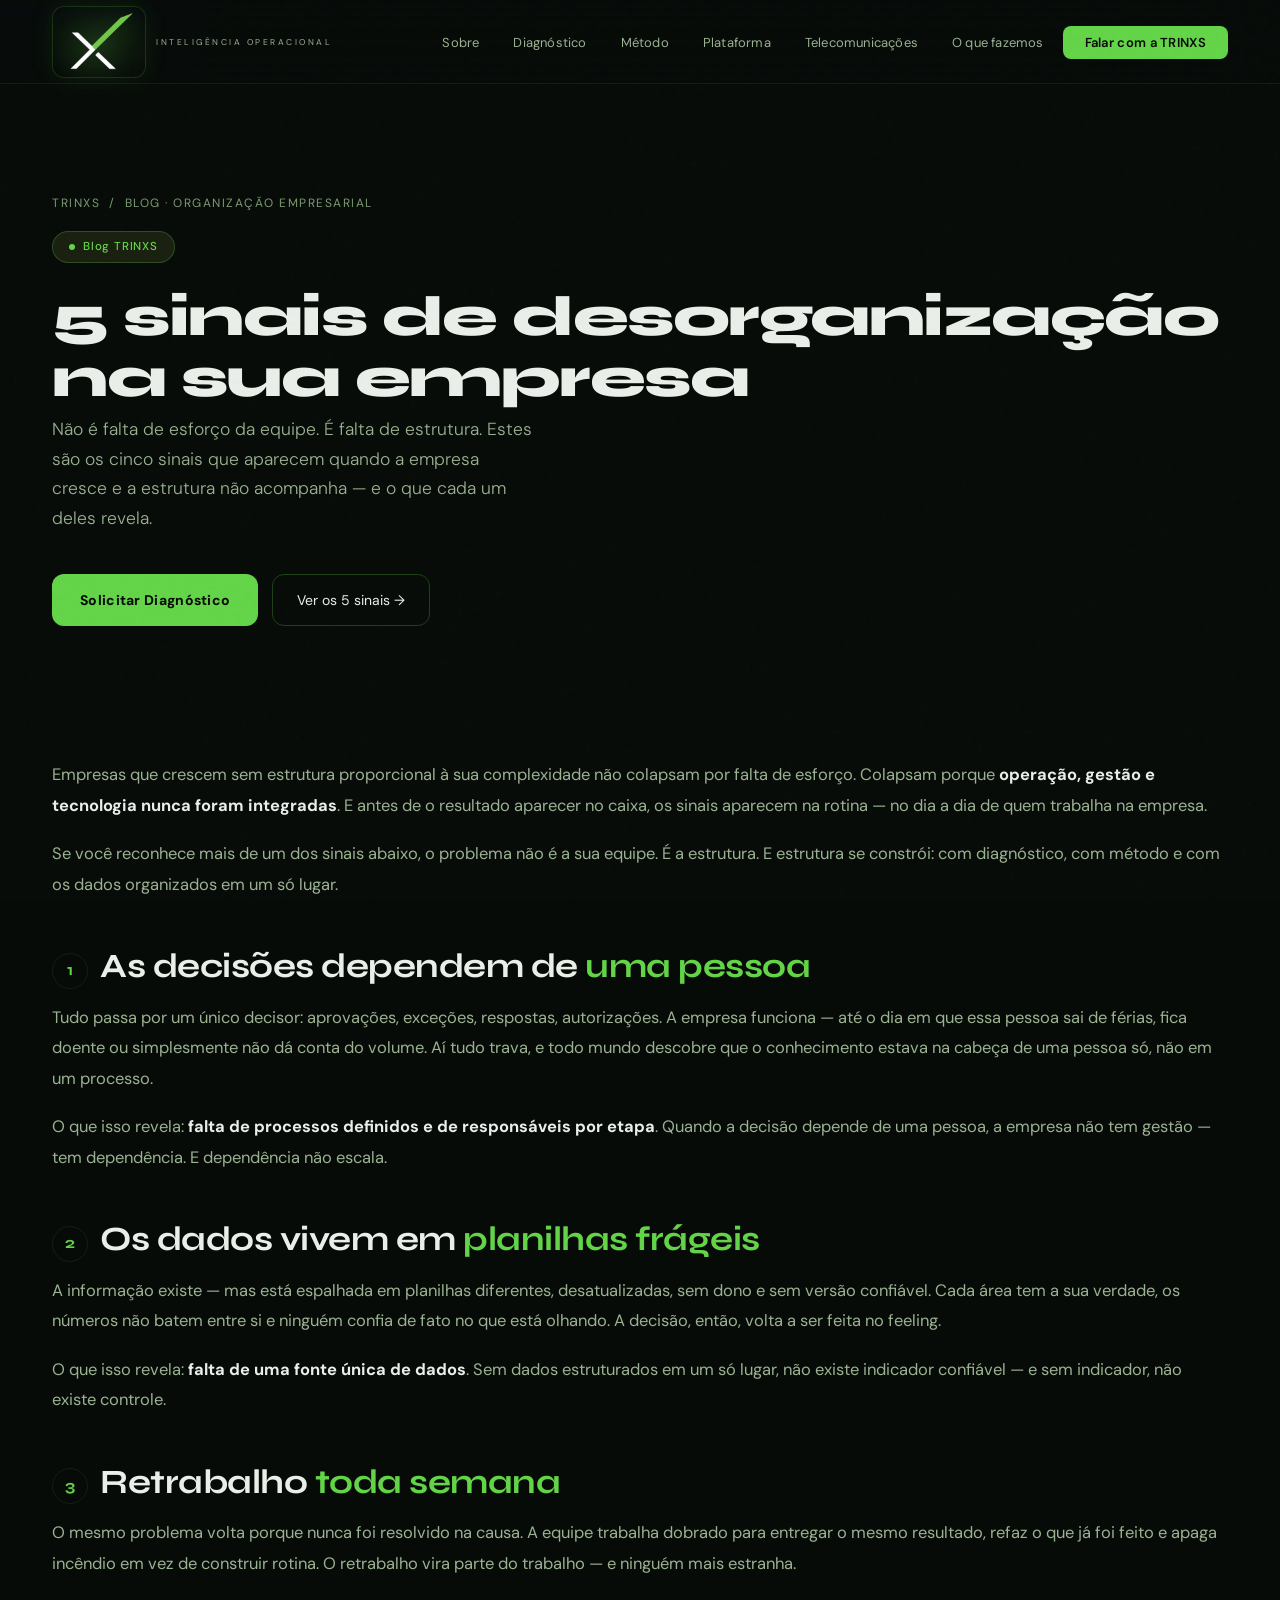
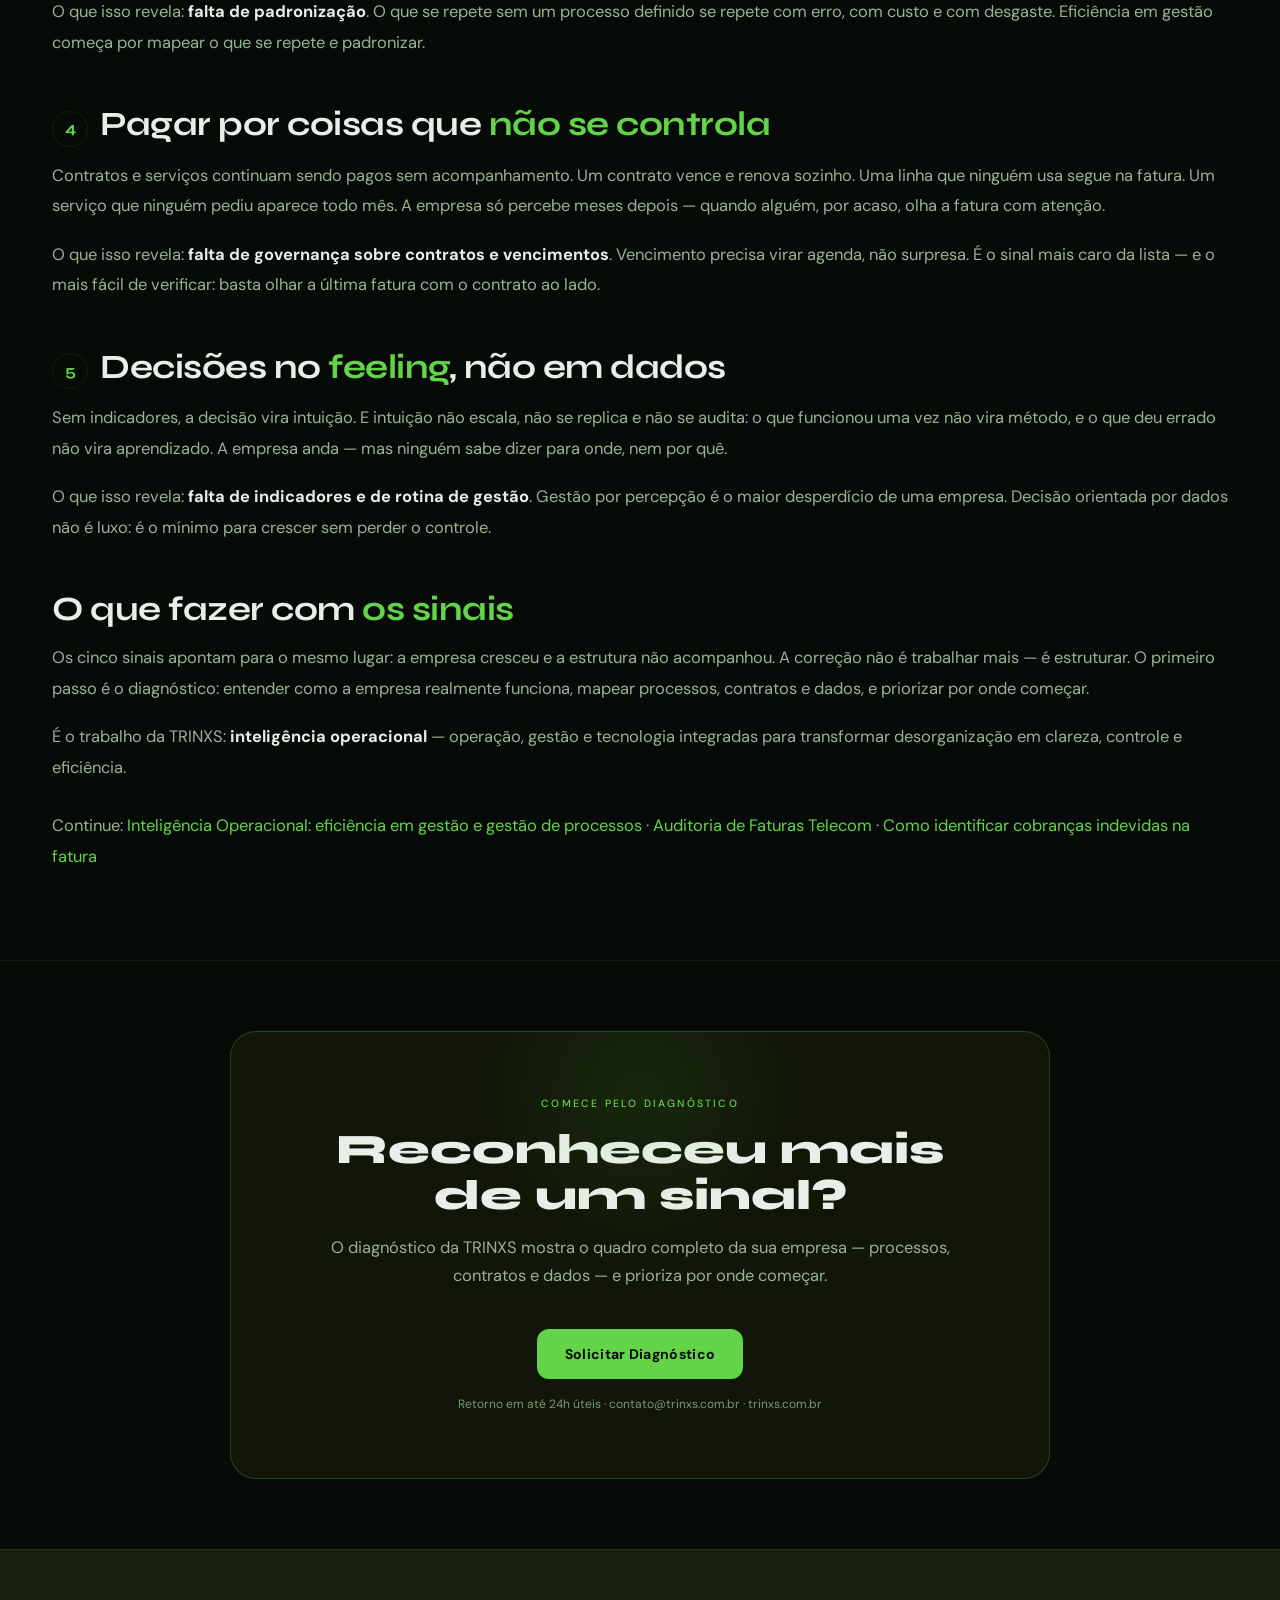
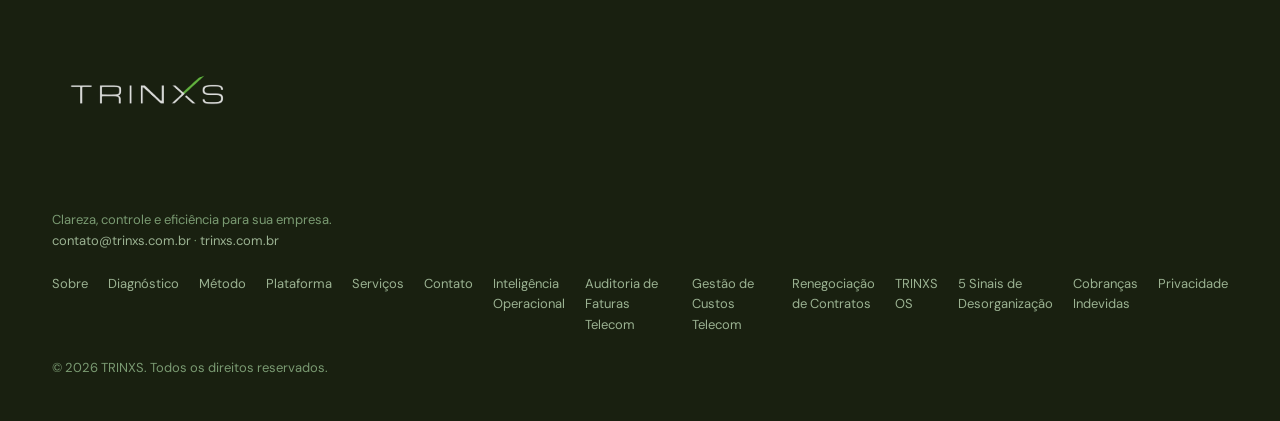
<file: blog/5-sinais-desorganizacao.html>
<!DOCTYPE html>
<html lang="pt-BR">
<head>
<meta charset="UTF-8">
<meta name="viewport" content="width=device-width, initial-scale=1.0">
<title>5 Sinais de Desorganização na Empresa | TRINXS</title>
<link rel="icon" type="image/png" href="/favicon.png">
<meta name="description" content="Decisões dependem de uma pessoa, dados em planilhas frágeis, retrabalho toda semana: os 5 sinais de desorganização e o que cada um revela.">
<link rel="canonical" href="https://www.trinxs.com.br/blog/5-sinais-desorganizacao">
<meta name="robots" content="index, follow">
<meta name="theme-color" content="#070B08">
<meta property="og:type" content="article">
<meta property="og:title" content="5 Sinais de Desorganização na Empresa | TRINXS">
<meta property="og:description" content="Decisões dependem de uma pessoa, dados em planilhas frágeis, retrabalho toda semana: os 5 sinais de desorganização e o que cada um revela.">
<meta property="og:url" content="https://www.trinxs.com.br/blog/5-sinais-desorganizacao">
<meta property="og:image" content="https://www.trinxs.com.br/favicon.png">
<meta name="twitter:card" content="summary">
<meta name="twitter:title" content="5 Sinais de Desorganização na Empresa | TRINXS">
<meta name="twitter:description" content="Decisões dependem de uma pessoa, dados em planilhas frágeis, retrabalho toda semana: os 5 sinais de desorganização e o que cada um revela.">
<script type="application/ld+json">{"@context": "https://schema.org", "@type": "Article", "headline": "5 sinais de desorganização na sua empresa", "description": "Decisões dependem de uma pessoa, dados em planilhas frágeis, retrabalho toda semana: os 5 sinais de desorganização e o que cada um revela.", "author": {"@type": "Organization", "name": "TRINXS Inteligência Operacional", "url": "https://www.trinxs.com.br/", "email": "contato@trinxs.com.br", "sameAs": ["https://www.instagram.com/somostrinxs"]}, "publisher": {"@type": "Organization", "name": "TRINXS Inteligência Operacional", "url": "https://www.trinxs.com.br/", "email": "contato@trinxs.com.br", "sameAs": ["https://www.instagram.com/somostrinxs"]}, "datePublished": "2026-11-10", "dateModified": "2026-11-10", "mainEntityOfPage": "https://www.trinxs.com.br/blog/5-sinais-desorganizacao"}</script>
<link rel="preconnect" href="https://fonts.googleapis.com">
<link href="https://fonts.googleapis.com/css2?family=Syne:wght@400;500;600;700;800&family=DM+Sans:ital,opsz,wght@0,9..40,300;0,9..40,400;0,9..40,500;0,9..40,600;1,9..40,300&display=swap" rel="stylesheet">
<style>

/* ============================================================
   TRINXS — WEBSITE v4.0
   Brand green: #63D448  |  Dark bg: #070B08
   ============================================================ */
*,*::before,*::after{box-sizing:border-box;margin:0;padding:0}
html{scroll-behavior:smooth;font-size:16px}
body{font-family:'DM Sans',sans-serif;background:#070B08;color:#E9EEE9;overflow-x:hidden;line-height:1.6}
:root{
  --g:#63D448;
  --g2:#4BB835;
  --g3:#368522;
  --gdim:rgba(99,212,72,0.12);
  --gbright:rgba(99,212,72,0.28);
  --s1:#0C1109;
  --s2:#111608;
  --s3:#192010;
  --border:rgba(99,212,72,0.10);
  --bhi:rgba(99,212,72,0.26);
  --muted:#9BB292;
  --dim:#7A9A72;
  --ff:'Syne',sans-serif;
  --r:12px;
  --rl:20px;
  /* Alert palette */
  --al-green:#63D448;
  --al-yellow:#F5C842;
  --al-orange:#F08030;
  --al-red:#E84545;
  --al-blue:#63D448;
  --al-purple:#E9EEE9;
}
::-webkit-scrollbar{width:3px}
::-webkit-scrollbar-track{background:#070B08}
::-webkit-scrollbar-thumb{background:var(--g3);border-radius:2px}
/* Grain */
body::after{content:'';position:fixed;inset:0;background:url("data:image/svg+xml,%3Csvg viewBox='0 0 200 200' xmlns='http://www.w3.org/2000/svg'%3E%3Cfilter id='n'%3E%3CfeTurbulence type='fractalNoise' baseFrequency='0.85' numOctaves='4' stitchTiles='stitch'/%3E%3C/filter%3E%3Crect width='100%25' height='100%25' filter='url(%23n)' opacity='0.035'/%3E%3C/svg%3E");pointer-events:none;z-index:9999;opacity:.5}

/* ── NAV ── */
nav{position:fixed;top:0;left:0;right:0;z-index:200;height:84px;padding:0 52px;display:flex;align-items:center;justify-content:space-between;background:rgba(7,11,8,.88);backdrop-filter:blur(24px);-webkit-backdrop-filter:blur(24px);border-bottom:1px solid var(--border);transition:background .3s}
.nav-logo{display:flex;align-items:center;gap:0;text-decoration:none}
.nav-logo-wrap{position:relative;height:72px;display:flex;align-items:center;background:radial-gradient(ellipse at center,rgba(99,212,72,.14),rgba(99,212,72,.04) 70%,transparent 100%);border:1px solid rgba(99,212,72,.18);border-radius:12px;padding:4px 10px;box-shadow:0 0 24px rgba(99,212,72,.10)}
.nav-logo-img{height:72px;width:auto;object-fit:contain;filter:drop-shadow(0 2px 12px rgba(99,212,72,.25))}
.nav-sub{font-size:8.5px;font-weight:400;letter-spacing:2.5px;color:var(--muted);font-family:'DM Sans',sans-serif;text-transform:uppercase;white-space:nowrap;margin-left:10px;margin-top:2px}
.nav-links{display:flex;align-items:center;gap:4px;list-style:none}
.nav-links a{text-decoration:none;font-size:13px;color:var(--muted);padding:7px 15px;border-radius:7px;transition:all .2s;letter-spacing:.2px}
.nav-links a:hover{color:#E9EEE9;background:var(--s3)}
.nav-cta{background:var(--g)!important;color:#050A04!important;font-weight:600!important;padding:8px 22px!important;border-radius:8px!important;letter-spacing:.3px!important}
.nav-cta:hover{background:var(--g2)!important;transform:translateY(-1px);box-shadow:0 6px 24px rgba(99,212,72,.3)!important}
.nav-burger{display:none;background:none;border:1px solid var(--border);border-radius:6px;padding:7px 11px;color:#E9EEE9;cursor:pointer;font-size:17px}

/* ── HERO ── */
#hero{min-height:100vh;display:flex;align-items:center;padding:138px 52px 80px;position:relative;overflow:hidden}
.hero-bg{position:absolute;inset:0;background:radial-gradient(ellipse 65% 55% at 62% 38%,rgba(58,140,30,.11) 0%,transparent 68%),radial-gradient(ellipse 35% 35% at 82% 78%,rgba(99,212,72,.05) 0%,transparent 60%)}
.hero-grid{position:absolute;inset:0;background-image:linear-gradient(rgba(99,212,72,.035) 1px,transparent 1px),linear-gradient(90deg,rgba(99,212,72,.035) 1px,transparent 1px);background-size:56px 56px;mask-image:radial-gradient(ellipse 85% 85% at 50% 50%,#000 20%,transparent 100%)}
.hero-inner{position:relative;max-width:1240px;margin:0 auto;width:100%;display:grid;grid-template-columns:1fr 1fr;gap:72px;align-items:center}
@keyframes fadeUp{from{opacity:0;transform:translateY(22px)}to{opacity:1;transform:translateY(0)}}
.htag{display:inline-flex;align-items:center;gap:8px;background:var(--s3);border:1px solid var(--bhi);border-radius:20px;padding:6px 16px;font-size:11.5px;color:var(--g);font-weight:500;letter-spacing:.8px;margin-bottom:24px;animation:fadeUp .6s ease both}
.htag::before{content:'';width:6px;height:6px;background:var(--g);border-radius:50%;animation:pdot 2s ease-in-out infinite}
@keyframes pdot{0%,100%{opacity:1;transform:scale(1)}50%{opacity:.4;transform:scale(1.4)}}
.hero-h1{font-family:var(--ff);font-size:clamp(44px,5.2vw,72px);font-weight:800;line-height:1.08;letter-spacing:-1.5px;margin-bottom:6px;animation:fadeUp .6s .1s ease both}
.hero-h1 em{font-style:normal;color:var(--g)}
.hero-h1 .dim{color:var(--muted);font-weight:400}
.hero-lead{font-size:17.5px;font-weight:300;color:var(--muted);line-height:1.7;max-width:480px;margin-bottom:40px;animation:fadeUp .6s .2s ease both}
.hero-lead strong{color:#E9EEE9;font-weight:400}
.hero-btns{display:flex;gap:14px;animation:fadeUp .6s .3s ease both;flex-wrap:wrap}
.btn-p{display:inline-flex;align-items:center;gap:8px;background:var(--g);color:#040904;font-size:14px;font-weight:700;padding:14px 28px;border-radius:var(--r);text-decoration:none;transition:all .22s;letter-spacing:.3px;border:none;cursor:pointer;font-family:'DM Sans',sans-serif}
.btn-p:hover{background:var(--g2);transform:translateY(-2px);box-shadow:0 10px 32px rgba(99,212,72,.32)}
.btn-p svg{width:15px;height:15px;flex-shrink:0}
.btn-s{display:inline-flex;align-items:center;gap:8px;background:transparent;color:#E9EEE9;font-size:14px;font-weight:400;padding:14px 24px;border-radius:var(--r);text-decoration:none;border:1px solid var(--bhi);transition:all .22s}
.btn-s:hover{background:var(--s3);border-color:var(--g)}
.hero-visual{animation:fadeUp .6s .35s ease both}

/* ── DASHBOARD CARD ── */
.dash-card{background:var(--s2);border:1px solid var(--border);border-radius:var(--rl);padding:26px;position:relative;overflow:hidden}
.dash-card::before{content:'';position:absolute;top:0;left:0;right:0;height:1px;background:linear-gradient(90deg,transparent,var(--g),transparent)}
.dash-top{display:flex;align-items:center;justify-content:space-between;margin-bottom:20px}
.dash-ttl{font-size:11px;font-weight:500;color:var(--muted);letter-spacing:1.2px}
.dash-live{display:flex;align-items:center;gap:5px;font-size:10.5px;color:var(--g)}
.dash-live::before{content:'';width:5px;height:5px;background:var(--g);border-radius:50%;animation:pdot 1.5s ease-in-out infinite}
.kpi-row{display:grid;grid-template-columns:repeat(3,1fr);gap:10px;margin-bottom:18px}
.kpi{background:var(--s3);border:1px solid var(--border);border-radius:var(--r);padding:14px 12px;text-align:center;transition:border-color .2s}
.kpi:hover{border-color:var(--bhi)}
.kpi-v{font-family:var(--ff);font-size:23px;font-weight:700;color:var(--g);line-height:1;margin-bottom:3px}
.kpi-l{font-size:10px;color:var(--muted);letter-spacing:.4px}
.kpi-d{font-size:10px;color:#86E84A;margin-top:2px}
.chart-box{background:var(--s3);border:1px solid var(--border);border-radius:var(--r);padding:14px;margin-bottom:14px}
.chart-lbl{font-size:10.5px;color:var(--muted);margin-bottom:11px}
.sparksvg{width:100%;height:58px}
.alerts{display:flex;flex-direction:column;gap:7px}
.al{display:flex;align-items:center;gap:9px;background:var(--s3);border-radius:8px;padding:9px 13px;font-size:12px;border:1px solid transparent;transition:border-color .2s}
.al:hover{border-color:var(--border)}
.al-dot{width:8px;height:8px;border-radius:50%;flex-shrink:0}
.al-t{color:#E9EEE9;flex:1;font-size:11.5px}
.al-time{color:var(--dim);font-size:10.5px}

/* ── SECTION BASE ── */
section{padding:104px 52px}
.ctr{max-width:1240px;margin:0 auto}
.eyebrow{font-size:10.5px;font-weight:500;letter-spacing:2.2px;color:var(--g);margin-bottom:14px;display:flex;align-items:center;gap:10px;text-transform:uppercase}
.eyebrow::before{content:'';width:22px;height:1px;background:var(--g)}
h2.sh{font-family:var(--ff);font-size:clamp(32px,4vw,54px);font-weight:700;line-height:1.08;letter-spacing:-.5px;margin-bottom:16px}
h2.sh em{font-style:normal;color:var(--g)}
.lead{font-size:17px;font-weight:300;color:var(--muted);max-width:560px;line-height:1.75;margin-bottom:60px}
.lead strong{color:#E9EEE9;font-weight:400}
.sdiv{height:1px;background:linear-gradient(90deg,transparent,var(--bhi),transparent)}
.reveal{opacity:0;transform:translateY(26px);transition:opacity .75s ease,transform .75s ease}
.reveal.vis{opacity:1;transform:translateY(0)}

/* ── SOBRE ── */
#sobre{background:var(--s1)}
.about-g{display:grid;grid-template-columns:1fr 1fr;gap:64px;align-items:center}
.about-stmt{font-family:var(--ff);font-size:30px;font-weight:600;line-height:1.28;margin-bottom:26px}
.about-stmt em{font-style:normal;color:var(--g)}
.about-body{font-size:15px;color:var(--muted);line-height:1.85;margin-bottom:18px}
.about-body strong{color:#E9EEE9;font-weight:500}
.val-list{list-style:none;display:flex;flex-direction:column;gap:9px;margin-top:26px}
.val-item{display:flex;align-items:flex-start;gap:12px;font-size:13.5px;color:var(--muted);padding:13px 16px;background:var(--s3);border:1px solid var(--border);border-radius:10px;transition:all .25s}
.val-item:hover{border-color:var(--bhi);transform:translateX(4px)}
.vi-icon{width:22px;height:22px;background:var(--gdim);border-radius:5px;display:flex;align-items:center;justify-content:center;flex-shrink:0;margin-top:1px}
.vi-icon svg{width:12px;height:12px;color:var(--g)}
.vi-text strong{display:block;font-size:13px;font-weight:600;color:#E9EEE9;margin-bottom:2px}
.tri-col{display:flex;flex-direction:column;gap:11px}
.tc{background:var(--s2);border:1px solid var(--border);border-radius:var(--rl);padding:22px;transition:all .3s;position:relative;overflow:hidden;cursor:default}
.tc::before{content:'';position:absolute;left:0;top:0;bottom:0;width:3px;background:var(--g);transform:scaleY(0);transition:transform .35s;transform-origin:bottom}
.tc:hover::before{transform:scaleY(1)}
.tc:hover{border-color:var(--bhi);transform:translateX(5px)}
.tc-h{display:flex;align-items:center;gap:12px;margin-bottom:9px}
.tc-n{font-family:var(--ff);font-size:13px;font-weight:700;color:var(--g);width:28px;height:28px;background:var(--gdim);border-radius:6px;display:flex;align-items:center;justify-content:center;flex-shrink:0}
.tc-name{font-family:var(--ff);font-size:15px;font-weight:600}
.tc-desc{font-size:13px;color:var(--muted);line-height:1.65}
.tc-tags{display:flex;gap:6px;flex-wrap:wrap;margin-top:10px}
.tctag{font-size:10px;color:var(--g);background:var(--gdim);border:1px solid rgba(99,212,72,.18);padding:3px 9px;border-radius:4px}

/* ── DIAGNÓSTICO ── */
#diagnostico{background:#070B08}
.diag-g{display:grid;grid-template-columns:1fr 1.15fr;gap:60px;align-items:start}
.steps{display:flex;flex-direction:column;gap:0}
.step{display:flex;gap:20px;padding:24px 0;border-bottom:1px solid var(--border);cursor:pointer;transition:all .2s}
.step:last-child{border-bottom:none}
.step-n{font-family:var(--ff);font-size:42px;font-weight:800;color:var(--s3);line-height:1;min-width:52px;transition:color .3s}
.step.active .step-n,.step:hover .step-n{color:var(--g)}
.step-c{opacity:.55;transition:opacity .2s}
.step.active .step-c,.step:hover .step-c{opacity:1}
.step-title{font-family:var(--ff);font-size:18px;font-weight:600;margin-bottom:6px}
.step-desc{font-size:14px;color:var(--muted);line-height:1.65}
.step-tag{display:inline-flex;align-items:center;gap:5px;font-size:10.5px;color:var(--g);margin-top:9px}
.step-tag::before{content:'▸'}
.detail-area{position:sticky;top:96px}
.detail{background:var(--s2);border:1px solid var(--border);border-radius:var(--rl);padding:34px;display:none}
.detail.active{display:block;animation:fadeUp .3s ease}
.d-phase{font-size:10px;font-weight:500;letter-spacing:2px;color:var(--g);margin-bottom:12px;text-transform:uppercase}
.d-title{font-family:var(--ff);font-size:28px;font-weight:700;margin-bottom:16px}
.d-body{font-size:14px;color:var(--muted);line-height:1.82;margin-bottom:20px}
.d-list{list-style:none;display:flex;flex-direction:column;gap:8px}
.d-list li{display:flex;align-items:flex-start;gap:10px;font-size:13.5px;color:var(--muted)}
.d-list li::before{content:'→';color:var(--g);flex-shrink:0}
.d-result{margin-top:20px;background:var(--gdim);border:1px solid rgba(99,212,72,.18);border-radius:10px;padding:14px 16px;font-size:13px;color:var(--g)}
.d-result strong{display:block;font-size:10px;letter-spacing:1.2px;margin-bottom:4px;color:#86E84A;text-transform:uppercase}

/* ── MÉTODO ── */
#metodo{background:var(--s1)}
.met-intro{display:grid;grid-template-columns:1fr 1fr;gap:60px;margin-bottom:56px;align-items:start}
.deic{display:grid;grid-template-columns:repeat(4,1fr);gap:14px}
.dc{background:var(--s2);border:1px solid var(--border);border-radius:var(--rl);padding:24px 20px;position:relative;overflow:hidden;transition:all .3s}
.dc:hover{border-color:var(--bhi);transform:translateY(-5px);box-shadow:0 22px 44px rgba(0,0,0,.35)}
.dc::after{content:'';position:absolute;bottom:0;left:0;right:0;height:2px;background:var(--g);transform:scaleX(0);transition:transform .35s}
.dc:hover::after{transform:scaleX(1)}
.dc-letter{font-family:var(--ff);font-size:54px;font-weight:800;color:var(--s3);line-height:1;margin-bottom:11px;transition:color .3s}
.dc:hover .dc-letter{color:var(--g)}
.dc-word{font-family:var(--ff);font-size:16px;font-weight:600;margin-bottom:8px}
.dc-desc{font-size:12.5px;color:var(--muted);line-height:1.72}
.dc-tag{font-size:10.5px;color:var(--g);margin-top:12px;font-style:italic}

/* ── PLATAFORMA ── */
#plataforma{background:#070B08;position:relative;overflow:hidden}
#plataforma::before{content:'';position:absolute;top:-180px;right:-180px;width:580px;height:580px;background:radial-gradient(ellipse,rgba(58,140,30,.09) 0%,transparent 70%);pointer-events:none}
.plat-hdr{text-align:center;margin-bottom:56px}
.plat-hdr .eyebrow{justify-content:center}
.plat-hdr .eyebrow::before{display:none}
.plat-hdr .lead{margin:0 auto;text-align:center}

/* OS Mockup */
.os{background:var(--s2);border:1px solid var(--border);border-radius:var(--rl);overflow:hidden;max-width:940px;margin:0 auto 56px;box-shadow:0 48px 96px rgba(0,0,0,.55)}
.os-bar{background:var(--s3);padding:12px 20px;display:flex;align-items:center;gap:12px;border-bottom:1px solid var(--border)}
.os-dots{display:flex;gap:6px}
.os-dots span{width:10px;height:10px;border-radius:50%}
.os-dots span:nth-child(1){background:#E84545}
.os-dots span:nth-child(2){background:#F5C842}
.os-dots span:nth-child(3){background:var(--g)}
.os-url{flex:1;background:var(--s2);border-radius:5px;padding:6px 12px;font-size:12px;color:var(--dim);font-family:monospace;text-align:center}
.os-live{font-size:10.5px;color:var(--g);display:flex;align-items:center;gap:5px}
.os-live::before{content:'';width:5px;height:5px;background:var(--g);border-radius:50%;animation:pdot 1.4s ease-in-out infinite}
.os-body{display:grid;grid-template-columns:196px 1fr;min-height:440px}
.os-side{background:var(--s3);border-right:1px solid var(--border);padding:18px 10px}
.os-side-hdr{font-size:10px;font-weight:500;color:var(--dim);letter-spacing:1.2px;margin-bottom:14px;padding:0 8px;text-transform:uppercase}
.sni{display:flex;align-items:center;gap:8px;padding:9px 12px;border-radius:7px;font-size:12.5px;color:var(--muted);cursor:pointer;transition:all .2s;margin-bottom:2px}
.sni svg{width:13px;height:13px;flex-shrink:0}
.sni:hover{background:var(--s2);color:#E9EEE9}
.sni.act{background:var(--gdim);color:var(--g);border:1px solid rgba(99,212,72,.18)}
.os-main{padding:24px}
.os-mhdr{display:flex;align-items:center;justify-content:space-between;margin-bottom:20px}
.os-mtitle{font-family:var(--ff);font-size:18px;font-weight:600}
.os-mmeta{font-size:11.5px;color:var(--muted)}
.os-mmeta span{color:var(--g)}
.os-kpis{display:grid;grid-template-columns:repeat(4,1fr);gap:11px;margin-bottom:18px}
.os-kpi{background:var(--s3);border:1px solid var(--border);border-radius:var(--r);padding:14px;transition:border-color .2s}
.os-kpi:hover{border-color:var(--bhi)}
.os-kv{font-family:var(--ff);font-size:24px;font-weight:700;line-height:1}
.os-kl{font-size:10.5px;color:var(--muted);margin-top:3px}
.os-kt{font-size:10.5px;margin-top:4px}
.os-charts{display:grid;grid-template-columns:2fr 1fr;gap:11px}
.os-cb{background:var(--s3);border:1px solid var(--border);border-radius:var(--r);padding:16px}
.os-cl{font-size:11px;color:var(--muted);margin-bottom:12px;display:flex;align-items:center;justify-content:space-between}
.os-cl span{font-size:10px;color:var(--g)}
.bchart{display:flex;align-items:flex-end;gap:5px;height:82px}
.bi{flex:1;display:flex;flex-direction:column;align-items:center;gap:4px}
.b{width:100%;border-radius:4px 4px 0 0;transition:all .3s}
.b:hover{filter:brightness(1.2)}
.bl{font-size:9px;color:var(--dim)}
.os-als{display:flex;flex-direction:column;gap:7px}
.osa{display:flex;align-items:center;gap:8px;font-size:11px;padding:8px 10px;border-radius:6px;background:var(--s2);border:1px solid var(--border)}
.osa-dot{width:7px;height:7px;border-radius:50%;flex-shrink:0}

/* Módulos */
.mods{display:grid;grid-template-columns:repeat(3,1fr);gap:15px;max-width:940px;margin:0 auto}
.mod{background:var(--s2);border:1px solid var(--border);border-radius:var(--rl);padding:24px;transition:all .3s}
.mod:hover{border-color:var(--bhi);transform:translateY(-4px)}
.mod-ico{width:40px;height:40px;background:var(--gdim);border-radius:10px;display:flex;align-items:center;justify-content:center;margin-bottom:16px}
.mod-ico svg{width:20px;height:20px;color:var(--g)}
.mod-n{font-family:var(--ff);font-size:15px;font-weight:600;margin-bottom:7px}
.mod-d{font-size:13px;color:var(--muted);line-height:1.7}
.mod-tag{display:inline-block;margin-top:11px;font-size:10px;color:var(--g);background:var(--gdim);border:1px solid rgba(99,212,72,.18);padding:3px 10px;border-radius:4px;letter-spacing:.4px}

/* ── O QUE FAZEMOS ── */
#o-que-fazemos{background:var(--s1)}
.svcs{display:grid;grid-template-columns:repeat(3,1fr);gap:20px}
.svc{background:var(--s2);border:1px solid var(--border);border-radius:var(--rl);padding:28px;transition:all .3s;position:relative;overflow:hidden}
.svc::before{content:'';position:absolute;top:0;left:0;right:0;height:2px;transform:scaleX(0);transition:transform .4s}
.svc:hover::before{transform:scaleX(1)}
.svc:hover{border-color:var(--bhi);transform:translateY(-5px);box-shadow:0 24px 48px rgba(0,0,0,.32)}
/* Number badge per card */
.svc-num{font-family:var(--ff);font-size:13px;font-weight:700;width:32px;height:32px;border-radius:8px;display:inline-flex;align-items:center;justify-content:center;background:var(--gdim);border:1px solid var(--gbright);color:var(--g);letter-spacing:.5px;margin-bottom:14px;transition:all .25s;flex-shrink:0}
.svc:hover .svc-num{background:var(--g);color:#040904;border-color:var(--g)}

.svc-badge{display:inline-block;font-size:10px;font-weight:500;letter-spacing:1px;padding:4px 12px;border-radius:4px;margin-bottom:16px}
.svc-name{font-family:var(--ff);font-size:20px;font-weight:700;margin-bottom:12px;line-height:1.2}
.svc-desc{font-size:14px;color:var(--muted);line-height:1.75;margin-bottom:20px}
.svc-items{list-style:none;display:flex;flex-direction:column;gap:7px}
.svc-items li{display:flex;gap:8px;font-size:13px;color:var(--muted)}
.svc-items li::before{content:'→';color:var(--g);flex-shrink:0}
/* Card 1 accent */
.svc:nth-child(1)::before{background:linear-gradient(90deg,var(--al-green),var(--g2))}
.svc:nth-child(2)::before{background:linear-gradient(90deg,var(--al-blue),#2D7FCC)}
.svc:nth-child(3)::before{background:linear-gradient(90deg,var(--al-purple),#7A54C8)}

/* ── INDICADORES ── */
#indicadores{background:#070B08}
.metrics{display:grid;grid-template-columns:repeat(4,1fr);gap:15px;margin-bottom:40px}
.mc{background:var(--s2);border:1px solid var(--border);border-radius:var(--rl);padding:24px 20px;text-align:center;transition:all .3s}
.mc:hover{border-color:var(--bhi)}
.mc-icon{width:44px;height:44px;background:var(--s3);border:1px solid var(--border);border-radius:10px;display:flex;align-items:center;justify-content:center;margin:0 auto 16px;transition:border-color .2s}
.mc:hover .mc-icon{border-color:var(--bhi)}
.mc-icon svg{width:22px;height:22px}
.mc-v{font-family:var(--ff);font-size:38px;font-weight:800;color:var(--g);line-height:1;margin-bottom:5px}
.mc-l{font-size:13.5px;color:#E9EEE9;margin-bottom:3px;font-weight:500}
.mc-s{font-size:11.5px;color:var(--muted)}
.prog-box{background:var(--s2);border:1px solid var(--border);border-radius:var(--rl);padding:28px}
.prog-title{font-family:var(--ff);font-size:16px;font-weight:600;margin-bottom:22px}
.pi{margin-bottom:16px}
.pi:last-child{margin-bottom:0}
.pi-row{display:flex;justify-content:space-between;margin-bottom:7px;font-size:13px}
.pi-name{color:#E9EEE9}
.pi-val{font-weight:600}
.pi-bar{height:6px;background:var(--s3);border-radius:3px;overflow:hidden}
.pi-fill{height:100%;border-radius:3px;width:0;transition:width 1.3s ease}

/* ── CTA ── */
#cta{background:var(--s1);padding:80px 52px}
.cta-box{max-width:820px;margin:0 auto;text-align:center;background:var(--s2);border:1px solid var(--bhi);border-radius:26px;padding:64px;position:relative;overflow:hidden}
.cta-box::before{content:'';position:absolute;top:-100px;left:50%;transform:translateX(-50%);width:320px;height:320px;background:radial-gradient(ellipse,rgba(99,212,72,.09) 0%,transparent 70%);pointer-events:none}
.cta-eyebrow{justify-content:center}
.cta-eyebrow::before{display:none}
.cta-h{font-family:var(--ff);font-size:42px;font-weight:800;margin-bottom:16px;line-height:1.08}
.cta-h em{font-style:normal;color:var(--g)}
.cta-sub{font-size:16.5px;color:var(--muted);margin-bottom:38px;line-height:1.72}
.cta-btns{display:flex;gap:14px;justify-content:center;flex-wrap:wrap}
.form-row{display:flex;gap:10px;justify-content:center;margin-top:32px;flex-wrap:wrap}
.finput{background:var(--s3);border:1px solid var(--border);border-radius:var(--r);padding:13px 18px;font-size:14px;color:#E9EEE9;font-family:'DM Sans',sans-serif;outline:none;transition:border-color .2s;min-width:230px}
.finput:focus{border-color:var(--g)}
.finput::placeholder{color:var(--dim)}

/* ── FOOTER ── */
footer{background:var(--s3);border-top:1px solid var(--border);padding:42px 52px}
.ft-inner{max-width:1240px;margin:0 auto;display:flex;align-items:center;justify-content:space-between;flex-wrap:wrap;gap:22px}
.ft-copy{font-size:13px;color:var(--dim)}
.ft-copy a{color:var(--muted);text-decoration:none;transition:color .2s}
.ft-copy a:hover{color:var(--g)}
.ft-links{display:flex;gap:20px}
.ft-links a{font-size:13px;color:var(--muted);text-decoration:none;transition:color .2s}
.ft-links a:hover{color:var(--g)}
.ft-logo{height:22px;width:auto;opacity:.85}

/* ── RESPONSIVE ── */
@media(max-width:960px){
  nav{padding:0 24px}
  .nav-links{display:none}
  .nav-burger{display:flex}
  section{padding:64px 24px}
  #hero{padding:118px 24px 60px}
  .hero-inner{grid-template-columns:1fr;gap:44px}
  .hero-visual{order:-1}
  .about-g,.diag-g,.met-intro{grid-template-columns:1fr;gap:40px}
  .deic{grid-template-columns:repeat(2,1fr)}
  .os-body{grid-template-columns:1fr}
  .os-side{display:none}
  .os-kpis{grid-template-columns:repeat(2,1fr)}
  .os-charts{grid-template-columns:1fr}
  .mods{grid-template-columns:1fr 1fr}
  .svcs{grid-template-columns:1fr}
  .metrics{grid-template-columns:repeat(2,1fr)}
  .cta-box{padding:36px 24px}
  .cta-h{font-size:28px}
  footer{padding:34px 24px}
  .ft-inner{flex-direction:column;align-items:flex-start}
}

/* ============================================================
   TRINXS — TELECOM MODULE
   Brand: #63D448 | BG: #070B08 | Syne + DM Sans
   ============================================================ */
*,*::before,*::after{box-sizing:border-box;margin:0;padding:0}
html{scroll-behavior:smooth}
body{font-family:'DM Sans',sans-serif;background:#070B08;color:#E9EEE9;overflow-x:hidden;line-height:1.6}
:root{
  --g:#63D448;--g2:#4BB835;--g3:#368522;
  --gdim:rgba(99,212,72,0.12);--gbright:rgba(99,212,72,0.28);
  --s1:#0C1109;--s2:#111608;--s3:#192010;
  --border:rgba(99,212,72,0.10);--bhi:rgba(99,212,72,0.26);
  --muted:#9BB292;--dim:#7A9A72;
  --ff:'Syne',sans-serif;--r:12px;--rl:20px;
}
::-webkit-scrollbar{width:3px}
::-webkit-scrollbar-track{background:#070B08}
::-webkit-scrollbar-thumb{background:var(--g3);border-radius:2px}
body::after{content:'';position:fixed;inset:0;background:url("data:image/svg+xml,%3Csvg viewBox='0 0 200 200' xmlns='http://www.w3.org/2000/svg'%3E%3Cfilter id='n'%3E%3CfeTurbulence type='fractalNoise' baseFrequency='0.85' numOctaves='4' stitchTiles='stitch'/%3E%3C/filter%3E%3Crect width='100%25' height='100%25' filter='url(%23n)' opacity='0.035'/%3E%3C/svg%3E");pointer-events:none;z-index:9999;opacity:.5}

/* ── ANIMAÇÕES ── */
@keyframes fadeUp{from{opacity:0;transform:translateY(22px)}to{opacity:1;transform:translateY(0)}}
@keyframes pdot{0%,100%{opacity:1;transform:scale(1)}50%{opacity:.4;transform:scale(1.4)}}
@keyframes pulse{0%,100%{box-shadow:0 0 0 0 rgba(99,212,72,.3)}70%{box-shadow:0 0 0 8px rgba(99,212,72,0)}}

/* Reveal — começa visível, JS adiciona a classe de transição depois */
.reveal{opacity:1;transform:translateY(0)}
.reveal.will-animate{opacity:0;transform:translateY(26px);transition:opacity .7s ease,transform .7s ease}
.reveal.will-animate.vis{opacity:1;transform:translateY(0)}
.reveal.will-animate.d1{transition-delay:.1s}
.reveal.will-animate.d2{transition-delay:.2s}
.reveal.will-animate.d3{transition-delay:.3s}

/* ── LAYOUT ── */
.ctr{max-width:1240px;margin:0 auto}
section{padding:96px 52px}
.sdiv{height:1px;background:linear-gradient(90deg,transparent,var(--bhi),transparent)}
.eyebrow{font-size:10.5px;font-weight:500;letter-spacing:2.2px;color:var(--g);margin-bottom:14px;display:flex;align-items:center;gap:10px;text-transform:uppercase}
.eyebrow::before{content:'';width:22px;height:1px;background:var(--g)}
h2.sh{font-family:var(--ff);font-size:clamp(32px,4vw,52px);font-weight:700;line-height:1.08;letter-spacing:-.5px;margin-bottom:16px}
h2.sh em{font-style:normal;color:var(--g)}
.lead{font-size:16px;font-weight:300;color:var(--muted);max-width:560px;line-height:1.8;margin-bottom:56px}
.lead strong{color:#E9EEE9;font-weight:400}
.btn-p{display:inline-flex;align-items:center;gap:8px;background:var(--g);color:#040904;font-size:14px;font-weight:700;padding:14px 28px;border-radius:var(--r);text-decoration:none;transition:all .22s;letter-spacing:.3px;border:none;cursor:pointer;font-family:'DM Sans',sans-serif}
.btn-p:hover{background:var(--g2);transform:translateY(-2px);box-shadow:0 10px 32px rgba(99,212,72,.32)}
.btn-p svg{width:15px;height:15px;flex-shrink:0}
.btn-s{display:inline-flex;align-items:center;gap:8px;background:transparent;color:#E9EEE9;font-size:14px;padding:14px 24px;border-radius:var(--r);text-decoration:none;border:1px solid var(--bhi);transition:all .22s}
.btn-s:hover{background:var(--s3);border-color:var(--g)}

/* ══════════════════════════════
   HERO
══════════════════════════════ */
#tc-hero{min-height:100vh;display:flex;align-items:center;padding:100px 52px 80px;position:relative;overflow:hidden}
.tc-hbg{position:absolute;inset:0;background:radial-gradient(ellipse 65% 55% at 65% 40%,rgba(40,120,20,.10) 0%,transparent 68%),radial-gradient(ellipse 30% 30% at 18% 80%,rgba(99,212,72,.04) 0%,transparent 60%)}
.tc-hgrid{position:absolute;inset:0;background-image:linear-gradient(rgba(99,212,72,.03) 1px,transparent 1px),linear-gradient(90deg,rgba(99,212,72,.03) 1px,transparent 1px);background-size:56px 56px;mask-image:radial-gradient(ellipse 85% 85% at 50% 50%,#000 20%,transparent 100%)}
.tc-hinner{position:relative;max-width:1240px;margin:0 auto;width:100%;display:grid;grid-template-columns:1fr 1fr;gap:72px;align-items:center}

.tc-htag{display:inline-flex;align-items:center;gap:8px;background:var(--s3);border:1px solid var(--bhi);border-radius:20px;padding:6px 16px;font-size:11.5px;color:var(--g);font-weight:500;letter-spacing:.8px;margin-bottom:24px;animation:fadeUp .6s ease both}
.tc-htag::before{content:'';width:6px;height:6px;background:var(--g);border-radius:50%;animation:pdot 2s ease-in-out infinite}
.tc-module-lbl{font-size:10px;letter-spacing:2.5px;color:var(--dim);text-transform:uppercase;margin-bottom:8px;animation:fadeUp .6s .05s ease both;display:flex;align-items:center;gap:8px}
.tc-module-lbl::before{content:'';width:18px;height:1px;background:var(--g);opacity:.5}
.tc-h1{font-family:var(--ff);font-size:clamp(40px,5vw,68px);font-weight:800;line-height:1.08;letter-spacing:-1.5px;margin-bottom:8px;animation:fadeUp .6s .1s ease both}
.tc-h1 em{font-style:normal;color:var(--g)}
.tc-h1 .tc-dim{color:var(--muted);font-weight:400;font-size:.82em;letter-spacing:-.5px}
.tc-stmt{font-family:var(--ff);font-size:17px;font-weight:600;color:rgba(233,238,233,.5);line-height:1.4;margin-bottom:18px;animation:fadeUp .6s .15s ease both;border-left:2px solid var(--g);padding-left:16px}
.tc-lead{font-size:16px;font-weight:300;color:var(--muted);line-height:1.75;max-width:500px;margin-bottom:40px;animation:fadeUp .6s .2s ease both}
.tc-lead strong{color:#E9EEE9;font-weight:400}
.tc-btns{display:flex;gap:14px;animation:fadeUp .6s .28s ease both;flex-wrap:wrap}

/* ── DASHBOARD HERO ── */
.tc-dash{background:var(--s2);border:1px solid var(--border);border-radius:var(--rl);overflow:hidden;position:relative;animation:fadeUp .6s .38s ease both}
.tc-dash::before{content:'';position:absolute;top:0;left:0;right:0;height:1px;background:linear-gradient(90deg,transparent,var(--g),transparent)}
.tc-dbar{background:var(--s3);padding:12px 20px;display:flex;align-items:center;gap:12px;border-bottom:1px solid var(--border)}
.tc-ddots{display:flex;gap:6px}
.tc-ddots span{width:10px;height:10px;border-radius:50%}
.tc-ddots span:nth-child(1){background:#E84545}
.tc-ddots span:nth-child(2){background:#F5C842}
.tc-ddots span:nth-child(3){background:var(--g)}
.tc-durl{flex:1;background:var(--s2);border-radius:5px;padding:5px 12px;font-size:11px;color:var(--dim);font-family:monospace;text-align:center}
.tc-dlive{font-size:10.5px;color:var(--g);display:flex;align-items:center;gap:5px}
.tc-dlive::before{content:'';width:5px;height:5px;background:var(--g);border-radius:50%;animation:pdot 1.5s ease-in-out infinite}
.tc-dbody{padding:18px}

/* KPIs 2x2 */
.tc-krow{display:grid;grid-template-columns:repeat(2,1fr);gap:10px;margin-bottom:14px}
.tc-kpi{background:var(--s3);border:1px solid var(--border);border-radius:var(--r);padding:14px 12px;text-align:center;transition:border-color .2s}
.tc-kpi:hover{border-color:var(--bhi)}
.tc-kv{font-family:var(--ff);font-size:22px;font-weight:700;line-height:1;margin-bottom:3px}
.tc-kl{font-size:10px;color:var(--muted);letter-spacing:.4px}
.tc-kd{font-size:10px;margin-top:2px}

/* Barras de análise */
.tc-analysis{background:var(--s3);border:1px solid var(--border);border-radius:var(--r);padding:14px;margin-bottom:14px}
.tc-albl{font-size:10.5px;color:var(--muted);margin-bottom:13px;display:flex;justify-content:space-between;align-items:center}
.tc-albl span{font-size:10px;color:var(--g)}
.tc-brow{margin-bottom:10px}
.tc-brow:last-child{margin-bottom:0}
.tc-bhead{display:flex;justify-content:space-between;font-size:11px;margin-bottom:5px}
.tc-bhead span:first-child{color:#E9EEE9}
.tc-bhead span:last-child{font-weight:600}
.tc-bbg{height:5px;background:#070B08;border-radius:100px;overflow:hidden}
.tc-bfill{height:100%;border-radius:100px;width:0;transition:width 1.5s cubic-bezier(.4,0,.2,1)}

/* Alertas */
.tc-alerts{display:flex;flex-direction:column;gap:7px}
.tc-al{display:flex;align-items:center;gap:9px;background:var(--s3);border-radius:8px;padding:9px 13px;font-size:11.5px;border:1px solid transparent;transition:border-color .2s}
.tc-al:hover{border-color:var(--border)}
.tc-al-dot{width:8px;height:8px;border-radius:50%;flex-shrink:0}
.tc-al-t{color:#E9EEE9;flex:1;font-size:11px}
.tc-al-time{color:var(--dim);font-size:10px;white-space:nowrap}

/* ══════════════════════════════
   BARRA DE MÉTRICAS
══════════════════════════════ */
.tc-mbar{background:var(--s1);border-top:1px solid var(--border);border-bottom:1px solid var(--border)}
.tc-minner{max-width:1240px;margin:0 auto;display:grid;grid-template-columns:repeat(4,1fr)}
.tc-mi{padding:28px 24px;border-right:1px solid var(--border);transition:background .2s}
.tc-mi:last-child{border-right:none}
.tc-mi:hover{background:var(--s2)}
.tc-mval{font-family:var(--ff);font-size:32px;font-weight:800;color:var(--g);line-height:1;margin-bottom:5px}
.tc-mlbl{font-size:12.5px;color:var(--muted)}

/* ══════════════════════════════
   STATEMENT
══════════════════════════════ */
#tc-statement{background:var(--s1);padding:80px 52px}
.tc-sg{max-width:1240px;margin:0 auto;display:grid;grid-template-columns:1fr 1fr;gap:72px;align-items:center}
.tc-sq{font-family:var(--ff);font-size:clamp(24px,3vw,38px);font-weight:700;line-height:1.22;color:#E9EEE9;position:relative;padding-left:28px}
.tc-sq::before{content:'';position:absolute;left:0;top:4px;bottom:4px;width:3px;background:var(--g);border-radius:2px}
.tc-sq em{font-style:normal;color:var(--g)}
.tc-sbody{display:flex;flex-direction:column;gap:18px}
.tc-sp{font-size:15px;color:var(--muted);line-height:1.85;font-weight:300}
.tc-sp strong{color:#E9EEE9;font-weight:500}
.tc-utag{display:inline-flex;align-items:center;gap:8px;background:rgba(99,212,72,.06);border:1px solid rgba(99,212,72,.2);border-radius:8px;padding:12px 16px;font-size:13px;color:var(--g);font-weight:500;line-height:1.5;margin-top:8px}
.tc-utag::before{content:'→';font-size:14px}

/* ══════════════════════════════
   O QUE MAPEAMOS
══════════════════════════════ */
#tc-mapeia{background:#070B08}
.tc-mg{display:grid;grid-template-columns:360px 1fr;gap:72px;align-items:start}
.tc-mitems{display:grid;grid-template-columns:1fr 1fr;gap:1px;background:var(--border);border:1px solid var(--border);border-radius:var(--rl);overflow:hidden}
.tc-mitem{background:#070B08;padding:22px 20px;transition:background .2s}
.tc-mitem:hover{background:var(--s2)}
.tc-mitem:hover .tc-mnum{color:var(--g)}
.tc-mnum{font-size:9px;font-weight:500;letter-spacing:1.5px;color:var(--dim);text-transform:uppercase;margin-bottom:8px;display:block;transition:color .2s}
.tc-mtext{font-size:13.5px;color:var(--muted);line-height:1.55}

/* ══════════════════════════════
   4 PILARES
══════════════════════════════ */
#tc-pilares{background:var(--s1)}
.tc-pgrid{display:grid;grid-template-columns:repeat(4,1fr);gap:1px;background:var(--border);border:1px solid var(--border);border-radius:var(--rl);overflow:hidden;margin-top:56px}
.tc-pilar{background:var(--s1);padding:32px 24px;position:relative;overflow:hidden;transition:background .25s;cursor:default}
.tc-pilar::after{content:'';position:absolute;bottom:0;left:0;right:0;height:2px;background:var(--g);transform:scaleX(0);transition:transform .35s}
.tc-pilar:hover{background:var(--s2)}
.tc-pilar:hover::after{transform:scaleX(1)}
.tc-pbgltr{font-family:var(--ff);font-size:56px;font-weight:800;color:var(--s3);line-height:1;position:absolute;bottom:8px;right:16px;pointer-events:none;transition:color .3s;z-index:0}
.tc-pilar h3,.tc-pilar p,.tc-pn{position:relative;z-index:1}
.tc-pilar:hover .tc-pbgltr{color:rgba(99,212,72,.05)}
.tc-pn{font-size:11px;font-weight:700;color:var(--g);letter-spacing:1px;text-transform:uppercase;margin-bottom:16px;opacity:.7}
.tc-pilar h3{font-family:var(--ff);font-size:17px;font-weight:600;color:#E9EEE9;margin-bottom:12px;line-height:1.25}
.tc-pilar p{font-size:13px;color:var(--muted);line-height:1.7}

/* ══════════════════════════════
   MÉTODO DEIC
══════════════════════════════ */
#tc-deic{background:#070B08;position:relative;overflow:hidden}
#tc-deic::before{content:'';position:absolute;top:-200px;right:-200px;width:600px;height:600px;background:radial-gradient(ellipse,rgba(40,120,20,.08) 0%,transparent 70%);pointer-events:none}
.tc-di{display:grid;grid-template-columns:1fr 1fr;gap:60px;margin-bottom:56px;align-items:end}
.tc-dbadge{display:inline-flex;align-items:center;gap:8px;background:var(--gdim);border:1px solid rgba(99,212,72,.18);border-radius:6px;padding:7px 14px;font-size:11px;color:var(--g);font-weight:500;letter-spacing:.5px;margin-top:16px}
.tc-dbadge::before{content:'';width:5px;height:5px;background:var(--g);border-radius:50%;animation:pdot 2s ease-in-out infinite}

.tc-dcards{display:grid;grid-template-columns:repeat(4,1fr);gap:14px;margin-bottom:24px}
.tc-dc{background:var(--s2);border:1px solid var(--border);border-radius:var(--rl);padding:28px 22px;position:relative;overflow:hidden;transition:all .3s;cursor:pointer}
.tc-dc:hover,.tc-dc.active{border-color:var(--bhi);transform:translateY(-5px);box-shadow:0 22px 44px rgba(0,0,0,.35)}
.tc-dc::after{content:'';position:absolute;bottom:0;left:0;right:0;height:2px;background:var(--g);transform:scaleX(0);transition:transform .35s}
.tc-dc:hover::after,.tc-dc.active::after{transform:scaleX(1)}
.tc-dcltr{font-family:var(--ff);font-size:54px;font-weight:800;color:var(--s3);line-height:1;margin-bottom:11px;transition:color .3s}
.tc-dc:hover .tc-dcltr,.tc-dc.active .tc-dcltr{color:var(--g)}
.tc-dcword{font-family:var(--ff);font-size:16px;font-weight:600;margin-bottom:8px}
.tc-dcdesc{font-size:12.5px;color:var(--muted);line-height:1.72}
.tc-dctag{font-size:10.5px;color:var(--g);margin-top:12px;font-style:italic}

.tc-dres{background:var(--s2);border:1px solid var(--border);border-radius:var(--rl);padding:28px 32px;display:grid;grid-template-columns:repeat(4,1fr);gap:0}
.tc-dr{padding:0 24px;border-right:1px solid var(--border)}
.tc-dr:first-child{padding-left:0}
.tc-dr:last-child{border-right:none;padding-right:0}
.tc-drlbl{font-size:10px;color:var(--muted);letter-spacing:1.2px;text-transform:uppercase;margin-bottom:6px}
.tc-drval{font-family:var(--ff);font-size:26px;font-weight:700;color:var(--g);line-height:1}

.tc-inc{margin-top:20px;padding:18px 22px;background:var(--s3);border:1px solid var(--border);border-radius:var(--r);display:flex;align-items:center;gap:10px;flex-wrap:wrap}
.tc-inclbl{font-size:10.5px;color:var(--dim);letter-spacing:.8px;flex-shrink:0}
.tc-inct{font-size:11px;padding:4px 12px;border-radius:4px;background:var(--gdim);color:var(--g);border:1px solid rgba(99,212,72,.18)}

/* ══════════════════════════════
   GANHOS + OS MOCKUP
══════════════════════════════ */
#tc-ganhos{background:var(--s1)}
.tc-gg{display:grid;grid-template-columns:1fr 1fr;gap:72px;align-items:start;margin-top:56px}
.tc-glist{display:flex;flex-direction:column;gap:0}
.tc-grow{display:flex;align-items:flex-start;gap:16px;padding:18px 0;border-bottom:1px solid var(--border);transition:all .2s;cursor:default}
.tc-grow:last-child{border-bottom:none}
.tc-grow:hover{padding-left:8px}
.tc-grow:hover .tc-garrow{color:var(--g);transform:translateX(4px)}
.tc-garrow{color:var(--dim);font-size:14px;flex-shrink:0;margin-top:2px;transition:all .2s}
.tc-gtext{font-size:14.5px;color:var(--muted);line-height:1.55}
.tc-gtext strong{color:#E9EEE9;font-weight:500}

/* OS Mockup */
.tc-osm{background:var(--s2);border:1px solid var(--border);border-radius:var(--rl);overflow:hidden;box-shadow:0 32px 64px rgba(0,0,0,.4)}
.tc-osbar{background:var(--s3);padding:12px 20px;display:flex;align-items:center;gap:12px;border-bottom:1px solid var(--border)}
.tc-osdots{display:flex;gap:6px}
.tc-osdots span{width:10px;height:10px;border-radius:50%}
.tc-osdots span:nth-child(1){background:#E84545}
.tc-osdots span:nth-child(2){background:#F5C842}
.tc-osdots span:nth-child(3){background:var(--g)}
.tc-osurl{flex:1;background:var(--s2);border-radius:5px;padding:5px 12px;font-size:11px;color:var(--dim);font-family:monospace;text-align:center}
.tc-oslive{font-size:10px;color:var(--g);display:flex;align-items:center;gap:5px}
.tc-oslive::before{content:'';width:5px;height:5px;background:var(--g);border-radius:50%;animation:pdot 1.4s ease-in-out infinite}
.tc-osbody{padding:18px}
.tc-oskpis{display:grid;grid-template-columns:repeat(2,1fr);gap:10px;margin-bottom:12px}
.tc-oskpi{background:var(--s3);border:1px solid var(--border);border-radius:var(--r);padding:14px;transition:border-color .2s}
.tc-oskpi:hover{border-color:var(--bhi)}
.tc-oskv{font-family:var(--ff);font-size:22px;font-weight:700;line-height:1}
.tc-oskl{font-size:10.5px;color:var(--muted);margin-top:3px}
.tc-oskt{font-size:10px;margin-top:4px}
.tc-oschart{background:var(--s3);border:1px solid var(--border);border-radius:var(--r);padding:14px;margin-bottom:12px}
.tc-oslbl{font-size:10.5px;color:var(--muted);margin-bottom:10px;display:flex;justify-content:space-between}
.tc-oslbl span{font-size:10px;color:var(--g)}
.tc-bchart{display:flex;align-items:flex-end;gap:5px;height:64px}
.tc-bi{flex:1;display:flex;flex-direction:column;align-items:center;gap:4px}
.tc-b{width:100%;border-radius:3px 3px 0 0;transition:filter .2s}
.tc-b:hover{filter:brightness(1.3)}
.tc-bl{font-size:9px;color:var(--dim)}
/* Progress bars OS */
.tc-prog{background:var(--s3);border:1px solid var(--border);border-radius:var(--r);padding:14px;margin-bottom:12px}
.tc-plbl{font-size:10.5px;color:var(--muted);margin-bottom:12px}
.tc-pi{margin-bottom:10px}
.tc-pi:last-child{margin-bottom:0}
.tc-pirow{display:flex;justify-content:space-between;margin-bottom:5px;font-size:11px}
.tc-piname{color:#E9EEE9}
.tc-pival{font-weight:600}
.tc-pibar{height:4px;background:#070B08;border-radius:2px;overflow:hidden}
.tc-pifill{height:100%;border-radius:2px;width:0;transition:width 1.5s cubic-bezier(.4,0,.2,1)}
/* Alertas OS */
.tc-osas{display:flex;flex-direction:column;gap:6px}
.tc-osa{display:flex;align-items:center;gap:8px;font-size:11px;padding:8px 10px;border-radius:6px;background:var(--s2);border:1px solid var(--border)}
.tc-osad{width:7px;height:7px;border-radius:50%;flex-shrink:0}

/* ══════════════════════════════
   TABELA — ONDE ESTÁ O DINHEIRO
══════════════════════════════ */
#tc-dinheiro{background:#070B08}
.tc-twrap{border:1px solid var(--bhi);border-radius:var(--rl);overflow:hidden;margin-top:48px}
.tc-thead{padding:20px 28px;background:var(--s2);border-bottom:1px solid var(--border);display:flex;align-items:center;justify-content:space-between;flex-wrap:wrap;gap:12px}
.tc-ttitle{font-family:var(--ff);font-size:17px;font-weight:600}
.tc-tbadge{font-size:10px;font-weight:500;letter-spacing:1px;padding:4px 12px;border-radius:4px;background:rgba(245,200,66,.08);color:#F5C842;border:1px solid rgba(245,200,66,.2)}
table.tc-t{width:100%;border-collapse:collapse}
table.tc-t thead tr{background:var(--s3)}
table.tc-t th{padding:12px 24px;text-align:left;font-size:10px;font-weight:500;letter-spacing:1.5px;color:var(--dim);text-transform:uppercase;border-bottom:1px solid var(--border)}
table.tc-t td{padding:18px 24px;font-size:13.5px;color:var(--muted);border-bottom:1px solid var(--border);vertical-align:middle;line-height:1.5}
table.tc-t tr:last-child td{border-bottom:none}
table.tc-t tbody tr{transition:background .15s}
table.tc-t tbody tr:hover td{background:var(--s2);color:#E9EEE9}
table.tc-t td:first-child{color:#E9EEE9;font-weight:500}
.tc-freq{display:inline-flex;align-items:center;gap:5px;font-size:10px;font-weight:500;padding:4px 10px;border-radius:4px;letter-spacing:.5px}
.tc-fhi{background:rgba(99,212,72,.08);color:var(--g);border:1px solid rgba(99,212,72,.18)}
.tc-fmd{background:rgba(245,200,66,.08);color:#F5C842;border:1px solid rgba(245,200,66,.18)}
.tc-impact{font-size:12.5px;color:var(--g);font-weight:600}

/* ══════════════════════════════
   TIMELINE — PROCESSO
══════════════════════════════ */
#tc-processo{background:var(--s1);padding:96px 52px}
.tc-tlhdr{text-align:center;margin-bottom:72px}
.tc-tlhdr .eyebrow{justify-content:center}
.tc-tlhdr .eyebrow::before{display:none}
.tc-tlhdr .lead{margin:0 auto}
.tc-tl{display:grid;grid-template-columns:repeat(4,1fr);gap:0;position:relative;max-width:1240px;margin:0 auto}
.tc-tl::before{content:'';position:absolute;top:36px;left:calc(12.5% + 18px);right:calc(12.5% + 18px);height:1px;background:linear-gradient(90deg,var(--g) 0%,rgba(99,212,72,.3) 33%,rgba(99,212,72,.12) 66%,transparent 100%)}
.tc-tlstep{display:flex;flex-direction:column;align-items:center;text-align:center;padding:0 20px}
.tc-tlnum{width:72px;height:72px;border-radius:50%;background:#070B08;border:1px solid var(--bhi);display:flex;align-items:center;justify-content:center;font-family:var(--ff);font-size:26px;font-weight:800;color:var(--g);margin-bottom:24px;position:relative;z-index:1;transition:all .25s}
.tc-tlstep:hover .tc-tlnum{background:var(--g);color:#040904;border-color:var(--g);box-shadow:0 0 32px rgba(99,212,72,.35);animation:pulse 1.5s ease-in-out infinite}
.tc-tlperiod{font-size:10px;font-weight:500;letter-spacing:1.5px;color:var(--g);text-transform:uppercase;margin-bottom:8px}
.tc-tlstep h4{font-family:var(--ff);font-size:17px;font-weight:600;color:#E9EEE9;margin-bottom:10px}
.tc-tlstep p{font-size:13px;color:var(--muted);line-height:1.65}

/* ══════════════════════════════
   FAQ
══════════════════════════════ */
#tc-faq{background:#070B08}
.tc-flay{display:grid;grid-template-columns:300px 1fr;gap:80px;margin-top:56px;align-items:start}
.tc-fsticky{position:sticky;top:80px}
.tc-fstitle{font-family:var(--ff);font-size:24px;font-weight:700;color:#E9EEE9;line-height:1.3;margin-bottom:14px}
.tc-fsbody{font-size:14px;color:var(--muted);line-height:1.75;margin-bottom:24px}
.tc-flist{display:flex;flex-direction:column;gap:0}
.tc-fitem{border-bottom:1px solid var(--border)}
.tc-fitem:first-child{border-top:1px solid var(--border)}
.tc-fq{width:100%;display:flex;justify-content:space-between;align-items:center;padding:20px 0;background:transparent;border:none;cursor:pointer;text-align:left;gap:16px}
.tc-fq:hover .tc-fqt{color:#E9EEE9}
.tc-fqt{font-family:var(--ff);font-size:16px;font-weight:600;color:rgba(233,238,233,.65);line-height:1.3;transition:color .2s}
.tc-fqico{flex-shrink:0;width:26px;height:26px;border-radius:50%;background:var(--s3);border:1px solid var(--bhi);display:flex;align-items:center;justify-content:center;transition:all .25s}
.tc-fitem.open .tc-fqico{background:var(--g);border-color:var(--g);transform:rotate(45deg)}
.tc-fqico svg{width:12px;height:12px;stroke:var(--muted);transition:stroke .2s}
.tc-fitem.open .tc-fqico svg{stroke:#040904}
.tc-fans{max-height:0;overflow:hidden;transition:max-height .4s cubic-bezier(.16,1,.3,1)}
.tc-fansi{padding:0 0 20px;font-size:14px;color:var(--muted);line-height:1.78;font-weight:300}

/* ══════════════════════════════
   CTA FINAL
══════════════════════════════ */
#tc-cta{background:var(--s1);padding:80px 52px}
.tc-ctabox{max-width:820px;margin:0 auto;text-align:center;background:var(--s2);border:1px solid var(--bhi);border-radius:26px;padding:64px;position:relative;overflow:hidden}
.tc-ctabox::before{content:'';position:absolute;top:-100px;left:50%;transform:translateX(-50%);width:320px;height:320px;background:radial-gradient(ellipse,rgba(99,212,72,.09) 0%,transparent 70%);pointer-events:none}
.tc-ctabox::after{content:'';position:absolute;top:0;left:0;right:0;height:1px;background:linear-gradient(90deg,transparent 10%,var(--g) 50%,transparent 90%)}
.tc-ctaeyebrow{justify-content:center}
.tc-ctaeyebrow::before{display:none}
.tc-ctah{font-family:var(--ff);font-size:clamp(26px,4vw,42px);font-weight:800;margin-bottom:14px;line-height:1.1}
.tc-ctah em{font-style:normal;color:var(--g)}
.tc-ctasub{font-size:16px;color:var(--muted);margin-bottom:36px;line-height:1.72}
.tc-ctabtns{display:flex;gap:14px;justify-content:center;flex-wrap:wrap;margin-bottom:28px}
.tc-trust{display:flex;align-items:center;justify-content:center;gap:0;flex-wrap:wrap}
.tc-titem{display:flex;align-items:center;gap:7px;font-size:12px;color:var(--muted);padding:0 20px;border-right:1px solid var(--border)}
.tc-titem:last-child{border-right:none}
.tc-tdot{width:5px;height:5px;border-radius:50%;background:var(--g);box-shadow:0 0 8px rgba(99,212,72,.5)}

/* ══════════════════════════════
   RESPONSIVE
══════════════════════════════ */
@media(max-width:960px){
  section{padding:64px 24px}
  #tc-hero{padding:80px 24px 60px}
  #tc-statement,#tc-cta,#tc-processo{padding:64px 24px}
  .tc-hinner,.tc-sg,.tc-mg,.tc-gg,.tc-di,.tc-flay{grid-template-columns:1fr;gap:40px}
  .tc-minner{grid-template-columns:repeat(2,1fr)}
  .tc-mi{border-bottom:1px solid var(--border)}
  .tc-pgrid{grid-template-columns:1fr 1fr}
  .tc-dcards{grid-template-columns:1fr 1fr}
  .tc-dres{grid-template-columns:1fr 1fr;gap:20px}
  .tc-dr{padding:0 0 20px;border-right:none;border-bottom:1px solid var(--border)}
  .tc-dr:nth-child(2n){padding-bottom:0;border-bottom:none}
  .tc-oskpis{grid-template-columns:repeat(2,1fr)}
  .tc-mitems{grid-template-columns:1fr}
  .tc-tl{grid-template-columns:1fr;gap:32px}
  .tc-tl::before{display:none}
  .tc-tlstep{flex-direction:row;text-align:left;gap:20px}
  .tc-tlnum{flex-shrink:0;margin-bottom:0}
  .tc-fsticky{position:static}
  .tc-ctabox{padding:36px 20px}
  table.tc-t th,table.tc-t td{padding:12px 14px;font-size:12px}
  .tc-inc{gap:8px}
}

/* ── RESULTADOS / OFERTA ── */
#resultados{background:#070B08}
.res-grid{display:grid;grid-template-columns:repeat(3,1fr);gap:15px;margin-top:40px}
.res-card{background:var(--s2);border:1px solid var(--border);border-radius:var(--rl);padding:24px;position:relative;overflow:hidden}
.res-card::before{content:'';position:absolute;top:0;left:0;right:0;height:2px;background:var(--g)}
.res-num{font-family:var(--ff);font-size:13px;font-weight:700;color:var(--g);letter-spacing:.5px;margin-bottom:12px}
.res-name{font-family:var(--ff);font-size:17px;font-weight:600;margin-bottom:4px;line-height:1.3}
.res-op{font-size:12px;color:var(--muted);margin-bottom:14px}
.res-v{font-family:var(--ff);font-size:24px;font-weight:800;color:var(--g);line-height:1.1;margin-bottom:4px}
.res-tag{font-size:11px;color:var(--g);letter-spacing:.4px}
.res-note{font-size:12.5px;color:var(--dim);line-height:1.7;margin-top:32px;max-width:760px}
#oferta{background:var(--s1)}
.of-grid{display:grid;grid-template-columns:1fr 1fr;gap:40px;margin-top:40px;align-items:start}
.of-list{list-style:none;display:flex;flex-direction:column;gap:10px}
.of-list li{display:flex;gap:10px;font-size:14px;color:var(--muted);line-height:1.7}
.of-list li::before{content:'→';color:var(--g);flex-shrink:0}
.of-box{background:var(--s2);border:1px solid var(--border);border-radius:var(--rl);padding:28px}
.of-box h3{font-family:var(--ff);font-size:18px;font-weight:600;margin-bottom:12px}
.of-box p{font-size:14px;color:var(--muted);line-height:1.8;margin-bottom:14px}
@media(max-width:960px){.res-grid{grid-template-columns:1fr}.of-grid{grid-template-columns:1fr}}



.page-hero{padding:168px 52px 64px;position:relative}
.page-hero .hero-h1{font-size:clamp(38px,4.4vw,58px)}
.page-sec{padding:70px 52px}
.page-sec + .page-sec{border-top:1px solid var(--border)}
.crumb{font-size:12px;letter-spacing:1.5px;text-transform:uppercase;color:var(--dim);margin-bottom:18px}
.crumb a{color:var(--dim);text-decoration:none}
.crumb a:hover{color:var(--g)}
.art p{color:var(--muted);line-height:1.85;margin-bottom:18px;font-size:16.5px}
.art h2{font-family:var(--ff);font-size:clamp(25px,3vw,34px);font-weight:700;line-height:1.18;margin:46px 0 14px;letter-spacing:-.5px}
.art h2 em{font-style:normal;color:var(--g)}
.art h2 .num{display:inline-flex;align-items:center;justify-content:center;width:36px;height:36px;border:1px solid var(--border);border-radius:50%;color:var(--g);font-family:var(--ff);font-weight:700;font-size:16px;margin-right:12px;vertical-align:2px}
.art ul{margin:0 0 22px 20px;color:var(--muted);line-height:1.85}
.art ul li{margin-bottom:8px}
.art strong{color:#E9EEE9}
.rel-links{margin-top:28px;font-size:14px;color:var(--muted);line-height:1.9}
.rel-links a{color:var(--g);text-decoration:none}
.rel-links a:hover{text-decoration:underline}
@media(max-width:960px){.page-hero,.page-sec{padding-left:24px;padding-right:24px}.page-hero{padding-top:128px}}

</style>
</head>
<body>
<a class="skip-link" href="#conteudo">Pular para o conteúdo</a>
<!-- NAV -->
<nav id="nav">
  <a href="/" class="nav-logo">
    <div class="nav-logo-wrap">
<img src="[data-uri]" alt="TRINXS" class="nav-logo-img">    </div>
    <span class="nav-sub">Inteligência Operacional</span>
  </a>
  <ul class="nav-links" id="nav-links">
  <li><a href="/#sobre">Sobre</a></li>
  <li><a href="/#diagnostico">Diagnóstico</a></li>
  <li><a href="/#metodo">Método</a></li>
  <li><a href="/#plataforma">Plataforma</a></li>
<li><a href="/#tc-hero">Telecomunicações</a></li>  <li><a href="/#o-que-fazemos">O que fazemos</a></li>
  <li><a href="#diagnostico" class="nav-cta">Falar com a TRINXS</a></li>
</ul>
  <button class="nav-burger" onclick="toggleMenu()" aria-label="Abrir menu" aria-expanded="false" aria-controls="nav-links">☰</button>
</nav>

<section class="page-hero" id="conteudo">
  <div class="ctr">
    <div class="crumb"><a href="/">TRINXS</a> &nbsp;/&nbsp; Blog · Organização Empresarial</div>
    <div class="htag">Blog TRINXS</div>
    <h1 class="hero-h1">5 sinais de desorganização na sua empresa</h1>
    <p class="hero-lead">Não é falta de esforço da equipe. É falta de estrutura. Estes são os cinco sinais que aparecem quando a empresa cresce e a estrutura não acompanha — e o que cada um deles revela.</p>
    <div class="hero-btns">
      <a href="mailto:contato@trinxs.com.br?subject=Solicita%C3%A7%C3%A3o%20de%20diagn%C3%B3stico%20%E2%80%94%20TRINXS" class="btn-p">Solicitar Diagnóstico</a>
      <a href="#sinal-1" class="btn-s">Ver os 5 sinais &rarr;</a>
    </div>
  </div>
</section>


<section class="page-sec">
  <div class="ctr art">
    <p>Empresas que crescem sem estrutura proporcional à sua complexidade não colapsam por falta de esforço. Colapsam porque <strong>operação, gestão e tecnologia nunca foram integradas</strong>. E antes de o resultado aparecer no caixa, os sinais aparecem na rotina — no dia a dia de quem trabalha na empresa.</p>
    <p>Se você reconhece mais de um dos sinais abaixo, o problema não é a sua equipe. É a estrutura. E estrutura se constrói: com diagnóstico, com método e com os dados organizados em um só lugar.</p>

    <h2 id="sinal-1"><span class="num">1</span>As decisões dependem de <em>uma pessoa</em></h2>
    <p>Tudo passa por um único decisor: aprovações, exceções, respostas, autorizações. A empresa funciona — até o dia em que essa pessoa sai de férias, fica doente ou simplesmente não dá conta do volume. Aí tudo trava, e todo mundo descobre que o conhecimento estava na cabeça de uma pessoa só, não em um processo.</p>
    <p>O que isso revela: <strong>falta de processos definidos e de responsáveis por etapa</strong>. Quando a decisão depende de uma pessoa, a empresa não tem gestão — tem dependência. E dependência não escala.</p>

    <h2><span class="num">2</span>Os dados vivem em <em>planilhas frágeis</em></h2>
    <p>A informação existe — mas está espalhada em planilhas diferentes, desatualizadas, sem dono e sem versão confiável. Cada área tem a sua verdade, os números não batem entre si e ninguém confia de fato no que está olhando. A decisão, então, volta a ser feita no feeling.</p>
    <p>O que isso revela: <strong>falta de uma fonte única de dados</strong>. Sem dados estruturados em um só lugar, não existe indicador confiável — e sem indicador, não existe controle.</p>

    <h2><span class="num">3</span>Retrabalho <em>toda semana</em></h2>
    <p>O mesmo problema volta porque nunca foi resolvido na causa. A equipe trabalha dobrado para entregar o mesmo resultado, refaz o que já foi feito e apaga incêndio em vez de construir rotina. O retrabalho vira parte do trabalho — e ninguém mais estranha.</p>
    <p>O que isso revela: <strong>falta de padronização</strong>. O que se repete sem um processo definido se repete com erro, com custo e com desgaste. Eficiência em gestão começa por mapear o que se repete e padronizar.</p>

    <h2><span class="num">4</span>Pagar por coisas que <em>não se controla</em></h2>
    <p>Contratos e serviços continuam sendo pagos sem acompanhamento. Um contrato vence e renova sozinho. Uma linha que ninguém usa segue na fatura. Um serviço que ninguém pediu aparece todo mês. A empresa só percebe meses depois — quando alguém, por acaso, olha a fatura com atenção.</p>
    <p>O que isso revela: <strong>falta de governança sobre contratos e vencimentos</strong>. Vencimento precisa virar agenda, não surpresa. É o sinal mais caro da lista — e o mais fácil de verificar: basta olhar a última fatura com o contrato ao lado.</p>

    <h2><span class="num">5</span>Decisões no <em>feeling</em>, não em dados</h2>
    <p>Sem indicadores, a decisão vira intuição. E intuição não escala, não se replica e não se audita: o que funcionou uma vez não vira método, e o que deu errado não vira aprendizado. A empresa anda — mas ninguém sabe dizer para onde, nem por quê.</p>
    <p>O que isso revela: <strong>falta de indicadores e de rotina de gestão</strong>. Gestão por percepção é o maior desperdício de uma empresa. Decisão orientada por dados não é luxo: é o mínimo para crescer sem perder o controle.</p>

    <h2>O que fazer com <em>os sinais</em></h2>
    <p>Os cinco sinais apontam para o mesmo lugar: a empresa cresceu e a estrutura não acompanhou. A correção não é trabalhar mais — é estruturar. O primeiro passo é o diagnóstico: entender como a empresa realmente funciona, mapear processos, contratos e dados, e priorizar por onde começar.</p>
    <p>É o trabalho da TRINXS: <strong>inteligência operacional</strong> — operação, gestão e tecnologia integradas para transformar desorganização em clareza, controle e eficiência.</p>
    <p class="rel-links">Continue: <a href="/inteligencia-operacional">Inteligência Operacional: eficiência em gestão e gestão de processos</a> · <a href="/auditoria-faturas-telecom">Auditoria de Faturas Telecom</a> · <a href="/blog/como-identificar-cobrancas-indevidas">Como identificar cobranças indevidas na fatura</a></p>
  </div>
</section>

<section class="page-sec" id="diagnostico">
  <div class="ctr">
    <div class="cta-box reveal">
      <div class="eyebrow cta-eyebrow">Comece pelo diagnóstico</div>
      <h2 class="cta-h">Reconheceu mais de um sinal?</h2>
      <p class="cta-sub">O diagnóstico da TRINXS mostra o quadro completo da sua empresa — processos, contratos e dados — e prioriza por onde começar.</p>
      <div class="cta-btns">
        <a href="mailto:contato@trinxs.com.br?subject=Solicita%C3%A7%C3%A3o%20de%20diagn%C3%B3stico%20%E2%80%94%20TRINXS" class="btn-p">Solicitar Diagnóstico</a>
      </div>
      <p style="font-size:12px;color:var(--dim);margin-top:16px">Retorno em até 24h úteis · contato@trinxs.com.br · trinxs.com.br</p>
    </div>
  </div>
</section>

<!-- FOOTER -->
<footer>
  <div class="ft-inner">
    <div>
      <img src="/trinxs_logo_v3.svg" alt="TRINXS" class="ft-logo" style="height: 200px; width: auto;">

      <div class="ft-copy" style="margin-top:10px">Clareza, controle e eficiência para sua empresa.<br>
        <a href="mailto:contato@trinxs.com.br">contato@trinxs.com.br</a> · <a href="https://trinxs.com.br">trinxs.com.br</a>
      </div>
    </div>
    <div class="ft-links">
      <a href="/#sobre">Sobre</a>
      <a href="/#diagnostico">Diagnóstico</a>
      <a href="/#metodo">Método</a>
      <a href="/#plataforma">Plataforma</a>
      <a href="/#o-que-fazemos">Serviços</a>
      <a href="/#cta">Contato</a>

      <a href="/inteligencia-operacional">Inteligência Operacional</a>
      <a href="/auditoria-faturas-telecom">Auditoria de Faturas Telecom</a>
      <a href="/gestao-custos-telecom">Gestão de Custos Telecom</a>
      <a href="/renegociacao-contratos">Renegociação de Contratos</a>
      <a href="/trinxs-os">TRINXS OS</a>
      <a href="/blog/5-sinais-desorganizacao">5 Sinais de Desorganização</a>
      <a href="/blog/como-identificar-cobrancas-indevidas">Cobranças Indevidas</a>
      <a href="/privacidade.html">Privacidade</a>
    </div>
    <div class="ft-copy">© 2026 TRINXS. Todos os direitos reservados.</div>
  </div>
</footer>

<script>
window.addEventListener('scroll',()=>{var n=document.getElementById('nav');if(n)n.style.background=window.scrollY>60?'rgba(7,11,8,.97)':'rgba(7,11,8,.88)';});
function toggleMenu(){var ul=document.querySelector('.nav-links');if(!ul)return;var open=ul.style.display==='flex';var b=document.querySelector('.nav-burger');if(b)b.setAttribute('aria-expanded',String(!open));ul.style.cssText=open?'':'display:flex;flex-direction:column;position:fixed;top:84px;left:0;right:0;background:rgba(7,11,8,.98);padding:20px 24px;border-bottom:1px solid rgba(99,212,72,.1);gap:4px;z-index:199';}
document.querySelectorAll('.nav-links a').forEach(a=>a.addEventListener('click',()=>{if(window.innerWidth<960){var ul=document.querySelector('.nav-links');if(ul)ul.style.cssText='';}}));
function faq(btn){var item=btn.closest('.tc-fitem');if(!item)return;var ans=item.querySelector('.tc-fans');var open=item.classList.contains('open');document.querySelectorAll('.tc-fitem.open').forEach(function(i){i.classList.remove('open');var f=i.querySelector('.tc-fans');if(f)f.style.maxHeight='0';});if(!open){item.classList.add('open');if(ans)ans.style.maxHeight=ans.scrollHeight+'px';}}
document.addEventListener('DOMContentLoaded',()=>{if(!('IntersectionObserver' in window)){document.querySelectorAll('.reveal').forEach(el=>el.classList.add('vis'));return;}var io=new IntersectionObserver(entries=>{entries.forEach(e=>{if(e.isIntersecting){e.target.classList.add('vis');io.unobserve(e.target);}});},{threshold:.14});document.querySelectorAll('.reveal').forEach(el=>io.observe(el));});
</script>

</body>
</html>
</file>
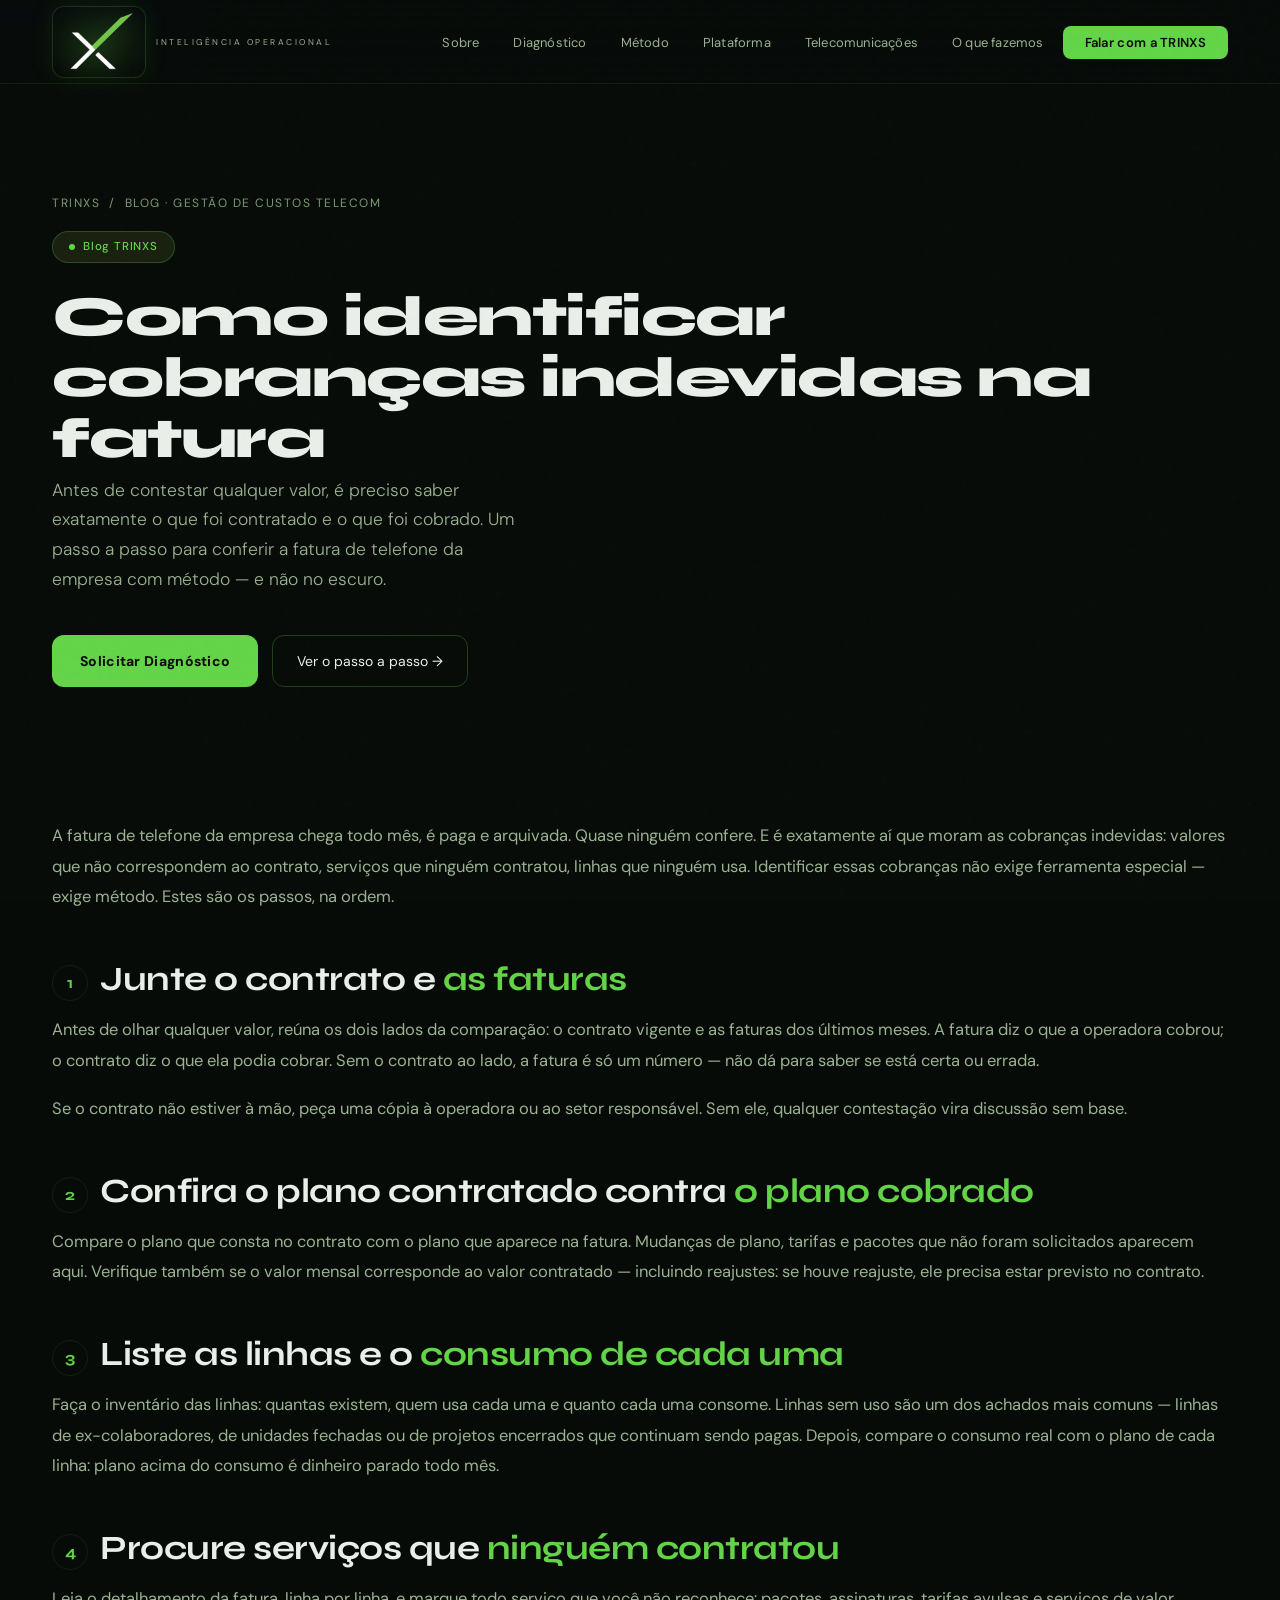
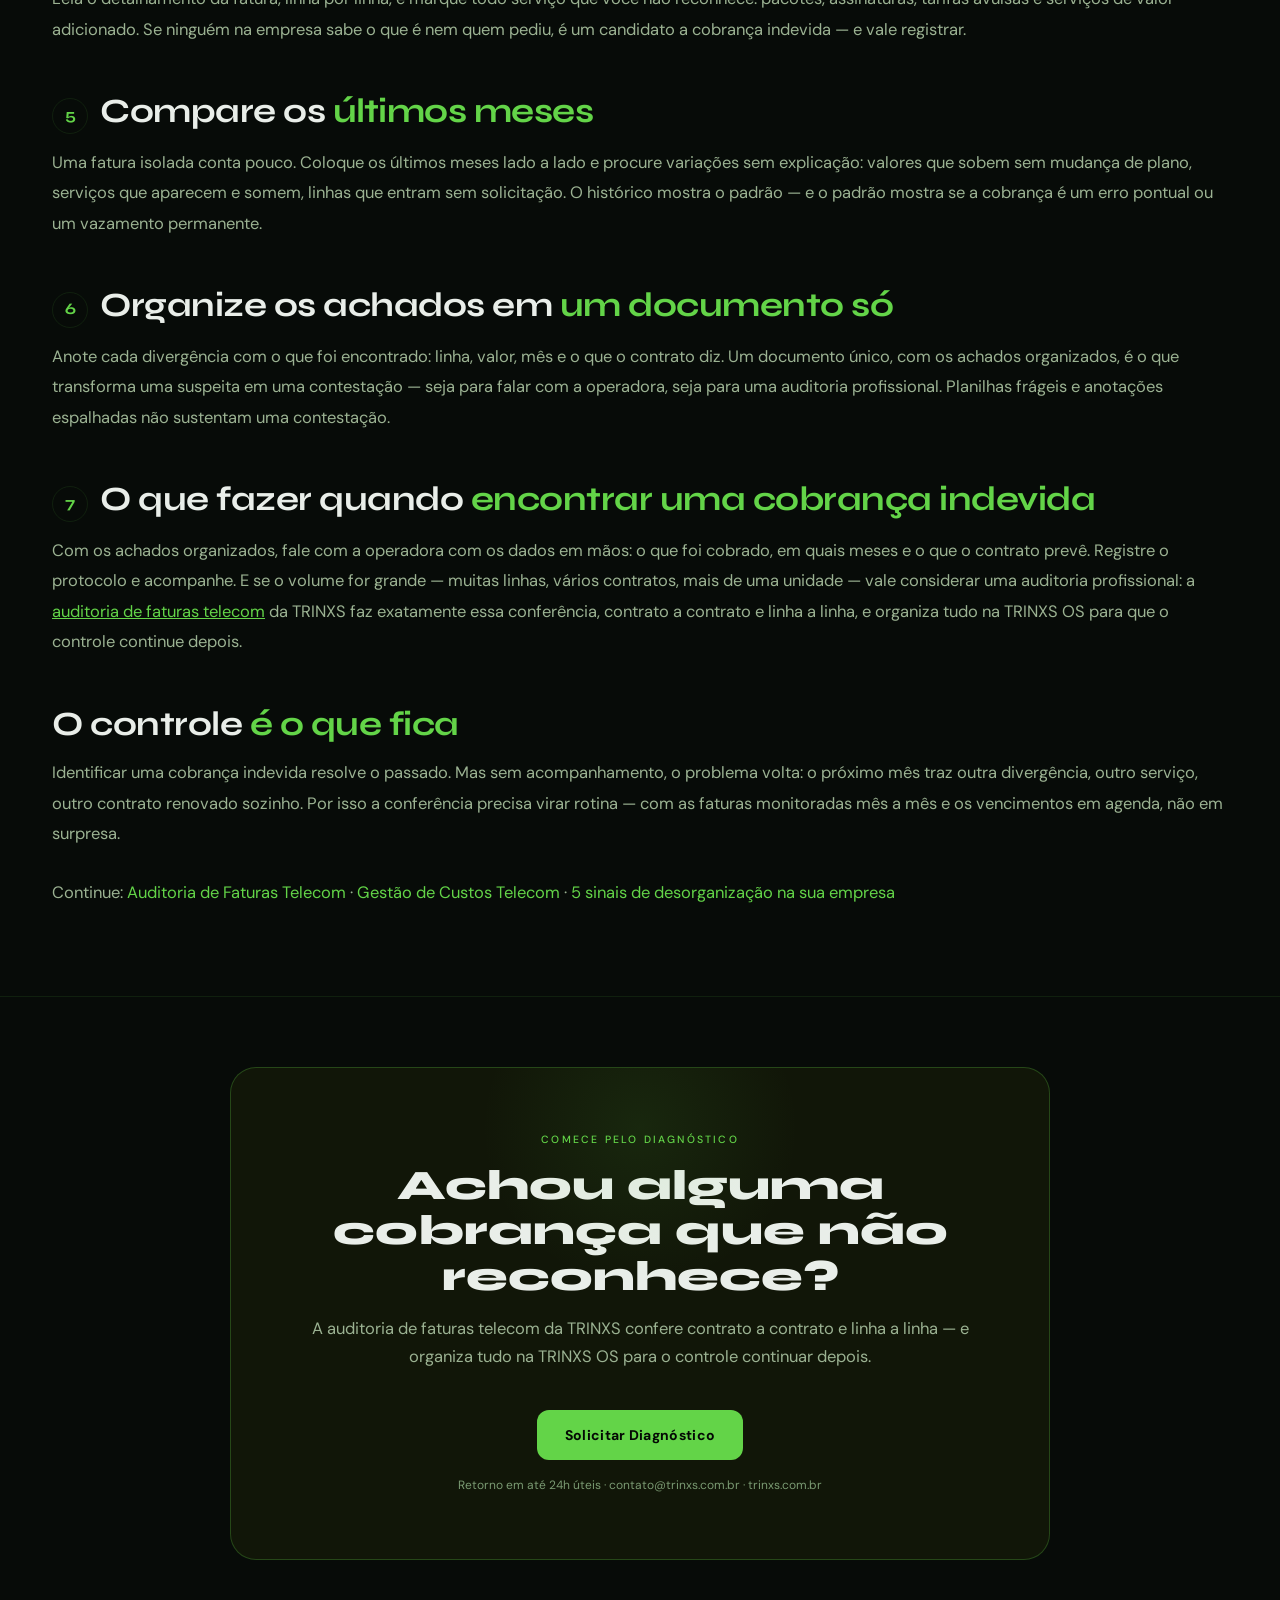
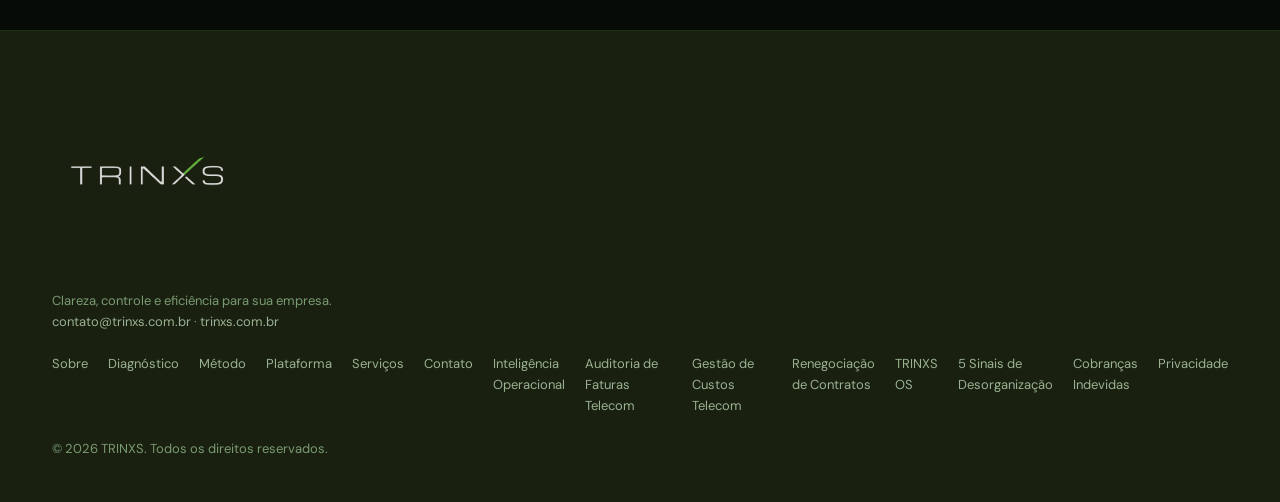
<file: blog/como-identificar-cobrancas-indevidas.html>
<!DOCTYPE html>
<html lang="pt-BR">
<head>
<meta charset="UTF-8">
<meta name="viewport" content="width=device-width, initial-scale=1.0">
<title>Como Identificar Cobranças Indevidas | TRINXS</title>
<link rel="icon" type="image/png" href="/favicon.png">
<meta name="description" content="Passo a passo para identificar cobranças indevidas na fatura de telefone da empresa: contrato, plano, linhas, serviços e o que conferir antes de pagar.">
<link rel="canonical" href="https://www.trinxs.com.br/blog/como-identificar-cobrancas-indevidas">
<meta name="robots" content="index, follow">
<meta name="theme-color" content="#070B08">
<meta property="og:type" content="article">
<meta property="og:title" content="Como Identificar Cobranças Indevidas | TRINXS">
<meta property="og:description" content="Passo a passo para identificar cobranças indevidas na fatura de telefone da empresa: contrato, plano, linhas, serviços e o que conferir antes de pagar.">
<meta property="og:url" content="https://www.trinxs.com.br/blog/como-identificar-cobrancas-indevidas">
<meta property="og:image" content="https://www.trinxs.com.br/favicon.png">
<meta name="twitter:card" content="summary">
<meta name="twitter:title" content="Como Identificar Cobranças Indevidas | TRINXS">
<meta name="twitter:description" content="Passo a passo para identificar cobranças indevidas na fatura de telefone da empresa: contrato, plano, linhas, serviços e o que conferir antes de pagar.">
<script type="application/ld+json">{"@context": "https://schema.org", "@type": "Article", "headline": "Como identificar cobranças indevidas na fatura", "description": "Passo a passo para identificar cobranças indevidas na fatura de telefone da empresa: contrato, plano, linhas, serviços e o que conferir antes de pagar.", "author": {"@type": "Organization", "name": "TRINXS Inteligência Operacional", "url": "https://www.trinxs.com.br/", "email": "contato@trinxs.com.br", "sameAs": ["https://www.instagram.com/somostrinxs"]}, "publisher": {"@type": "Organization", "name": "TRINXS Inteligência Operacional", "url": "https://www.trinxs.com.br/", "email": "contato@trinxs.com.br", "sameAs": ["https://www.instagram.com/somostrinxs"]}, "datePublished": "2026-11-10", "dateModified": "2026-11-10", "mainEntityOfPage": "https://www.trinxs.com.br/blog/como-identificar-cobrancas-indevidas"}</script>
<link rel="preconnect" href="https://fonts.googleapis.com">
<link href="https://fonts.googleapis.com/css2?family=Syne:wght@400;500;600;700;800&family=DM+Sans:ital,opsz,wght@0,9..40,300;0,9..40,400;0,9..40,500;0,9..40,600;1,9..40,300&display=swap" rel="stylesheet">
<style>

/* ============================================================
   TRINXS — WEBSITE v4.0
   Brand green: #63D448  |  Dark bg: #070B08
   ============================================================ */
*,*::before,*::after{box-sizing:border-box;margin:0;padding:0}
html{scroll-behavior:smooth;font-size:16px}
body{font-family:'DM Sans',sans-serif;background:#070B08;color:#E9EEE9;overflow-x:hidden;line-height:1.6}
:root{
  --g:#63D448;
  --g2:#4BB835;
  --g3:#368522;
  --gdim:rgba(99,212,72,0.12);
  --gbright:rgba(99,212,72,0.28);
  --s1:#0C1109;
  --s2:#111608;
  --s3:#192010;
  --border:rgba(99,212,72,0.10);
  --bhi:rgba(99,212,72,0.26);
  --muted:#9BB292;
  --dim:#7A9A72;
  --ff:'Syne',sans-serif;
  --r:12px;
  --rl:20px;
  /* Alert palette */
  --al-green:#63D448;
  --al-yellow:#F5C842;
  --al-orange:#F08030;
  --al-red:#E84545;
  --al-blue:#63D448;
  --al-purple:#E9EEE9;
}
::-webkit-scrollbar{width:3px}
::-webkit-scrollbar-track{background:#070B08}
::-webkit-scrollbar-thumb{background:var(--g3);border-radius:2px}
/* Grain */
body::after{content:'';position:fixed;inset:0;background:url("data:image/svg+xml,%3Csvg viewBox='0 0 200 200' xmlns='http://www.w3.org/2000/svg'%3E%3Cfilter id='n'%3E%3CfeTurbulence type='fractalNoise' baseFrequency='0.85' numOctaves='4' stitchTiles='stitch'/%3E%3C/filter%3E%3Crect width='100%25' height='100%25' filter='url(%23n)' opacity='0.035'/%3E%3C/svg%3E");pointer-events:none;z-index:9999;opacity:.5}

/* ── NAV ── */
nav{position:fixed;top:0;left:0;right:0;z-index:200;height:84px;padding:0 52px;display:flex;align-items:center;justify-content:space-between;background:rgba(7,11,8,.88);backdrop-filter:blur(24px);-webkit-backdrop-filter:blur(24px);border-bottom:1px solid var(--border);transition:background .3s}
.nav-logo{display:flex;align-items:center;gap:0;text-decoration:none}
.nav-logo-wrap{position:relative;height:72px;display:flex;align-items:center;background:radial-gradient(ellipse at center,rgba(99,212,72,.14),rgba(99,212,72,.04) 70%,transparent 100%);border:1px solid rgba(99,212,72,.18);border-radius:12px;padding:4px 10px;box-shadow:0 0 24px rgba(99,212,72,.10)}
.nav-logo-img{height:72px;width:auto;object-fit:contain;filter:drop-shadow(0 2px 12px rgba(99,212,72,.25))}
.nav-sub{font-size:8.5px;font-weight:400;letter-spacing:2.5px;color:var(--muted);font-family:'DM Sans',sans-serif;text-transform:uppercase;white-space:nowrap;margin-left:10px;margin-top:2px}
.nav-links{display:flex;align-items:center;gap:4px;list-style:none}
.nav-links a{text-decoration:none;font-size:13px;color:var(--muted);padding:7px 15px;border-radius:7px;transition:all .2s;letter-spacing:.2px}
.nav-links a:hover{color:#E9EEE9;background:var(--s3)}
.nav-cta{background:var(--g)!important;color:#050A04!important;font-weight:600!important;padding:8px 22px!important;border-radius:8px!important;letter-spacing:.3px!important}
.nav-cta:hover{background:var(--g2)!important;transform:translateY(-1px);box-shadow:0 6px 24px rgba(99,212,72,.3)!important}
.nav-burger{display:none;background:none;border:1px solid var(--border);border-radius:6px;padding:7px 11px;color:#E9EEE9;cursor:pointer;font-size:17px}

/* ── HERO ── */
#hero{min-height:100vh;display:flex;align-items:center;padding:138px 52px 80px;position:relative;overflow:hidden}
.hero-bg{position:absolute;inset:0;background:radial-gradient(ellipse 65% 55% at 62% 38%,rgba(58,140,30,.11) 0%,transparent 68%),radial-gradient(ellipse 35% 35% at 82% 78%,rgba(99,212,72,.05) 0%,transparent 60%)}
.hero-grid{position:absolute;inset:0;background-image:linear-gradient(rgba(99,212,72,.035) 1px,transparent 1px),linear-gradient(90deg,rgba(99,212,72,.035) 1px,transparent 1px);background-size:56px 56px;mask-image:radial-gradient(ellipse 85% 85% at 50% 50%,#000 20%,transparent 100%)}
.hero-inner{position:relative;max-width:1240px;margin:0 auto;width:100%;display:grid;grid-template-columns:1fr 1fr;gap:72px;align-items:center}
@keyframes fadeUp{from{opacity:0;transform:translateY(22px)}to{opacity:1;transform:translateY(0)}}
.htag{display:inline-flex;align-items:center;gap:8px;background:var(--s3);border:1px solid var(--bhi);border-radius:20px;padding:6px 16px;font-size:11.5px;color:var(--g);font-weight:500;letter-spacing:.8px;margin-bottom:24px;animation:fadeUp .6s ease both}
.htag::before{content:'';width:6px;height:6px;background:var(--g);border-radius:50%;animation:pdot 2s ease-in-out infinite}
@keyframes pdot{0%,100%{opacity:1;transform:scale(1)}50%{opacity:.4;transform:scale(1.4)}}
.hero-h1{font-family:var(--ff);font-size:clamp(44px,5.2vw,72px);font-weight:800;line-height:1.08;letter-spacing:-1.5px;margin-bottom:6px;animation:fadeUp .6s .1s ease both}
.hero-h1 em{font-style:normal;color:var(--g)}
.hero-h1 .dim{color:var(--muted);font-weight:400}
.hero-lead{font-size:17.5px;font-weight:300;color:var(--muted);line-height:1.7;max-width:480px;margin-bottom:40px;animation:fadeUp .6s .2s ease both}
.hero-lead strong{color:#E9EEE9;font-weight:400}
.hero-btns{display:flex;gap:14px;animation:fadeUp .6s .3s ease both;flex-wrap:wrap}
.btn-p{display:inline-flex;align-items:center;gap:8px;background:var(--g);color:#040904;font-size:14px;font-weight:700;padding:14px 28px;border-radius:var(--r);text-decoration:none;transition:all .22s;letter-spacing:.3px;border:none;cursor:pointer;font-family:'DM Sans',sans-serif}
.btn-p:hover{background:var(--g2);transform:translateY(-2px);box-shadow:0 10px 32px rgba(99,212,72,.32)}
.btn-p svg{width:15px;height:15px;flex-shrink:0}
.btn-s{display:inline-flex;align-items:center;gap:8px;background:transparent;color:#E9EEE9;font-size:14px;font-weight:400;padding:14px 24px;border-radius:var(--r);text-decoration:none;border:1px solid var(--bhi);transition:all .22s}
.btn-s:hover{background:var(--s3);border-color:var(--g)}
.hero-visual{animation:fadeUp .6s .35s ease both}

/* ── DASHBOARD CARD ── */
.dash-card{background:var(--s2);border:1px solid var(--border);border-radius:var(--rl);padding:26px;position:relative;overflow:hidden}
.dash-card::before{content:'';position:absolute;top:0;left:0;right:0;height:1px;background:linear-gradient(90deg,transparent,var(--g),transparent)}
.dash-top{display:flex;align-items:center;justify-content:space-between;margin-bottom:20px}
.dash-ttl{font-size:11px;font-weight:500;color:var(--muted);letter-spacing:1.2px}
.dash-live{display:flex;align-items:center;gap:5px;font-size:10.5px;color:var(--g)}
.dash-live::before{content:'';width:5px;height:5px;background:var(--g);border-radius:50%;animation:pdot 1.5s ease-in-out infinite}
.kpi-row{display:grid;grid-template-columns:repeat(3,1fr);gap:10px;margin-bottom:18px}
.kpi{background:var(--s3);border:1px solid var(--border);border-radius:var(--r);padding:14px 12px;text-align:center;transition:border-color .2s}
.kpi:hover{border-color:var(--bhi)}
.kpi-v{font-family:var(--ff);font-size:23px;font-weight:700;color:var(--g);line-height:1;margin-bottom:3px}
.kpi-l{font-size:10px;color:var(--muted);letter-spacing:.4px}
.kpi-d{font-size:10px;color:#86E84A;margin-top:2px}
.chart-box{background:var(--s3);border:1px solid var(--border);border-radius:var(--r);padding:14px;margin-bottom:14px}
.chart-lbl{font-size:10.5px;color:var(--muted);margin-bottom:11px}
.sparksvg{width:100%;height:58px}
.alerts{display:flex;flex-direction:column;gap:7px}
.al{display:flex;align-items:center;gap:9px;background:var(--s3);border-radius:8px;padding:9px 13px;font-size:12px;border:1px solid transparent;transition:border-color .2s}
.al:hover{border-color:var(--border)}
.al-dot{width:8px;height:8px;border-radius:50%;flex-shrink:0}
.al-t{color:#E9EEE9;flex:1;font-size:11.5px}
.al-time{color:var(--dim);font-size:10.5px}

/* ── SECTION BASE ── */
section{padding:104px 52px}
.ctr{max-width:1240px;margin:0 auto}
.eyebrow{font-size:10.5px;font-weight:500;letter-spacing:2.2px;color:var(--g);margin-bottom:14px;display:flex;align-items:center;gap:10px;text-transform:uppercase}
.eyebrow::before{content:'';width:22px;height:1px;background:var(--g)}
h2.sh{font-family:var(--ff);font-size:clamp(32px,4vw,54px);font-weight:700;line-height:1.08;letter-spacing:-.5px;margin-bottom:16px}
h2.sh em{font-style:normal;color:var(--g)}
.lead{font-size:17px;font-weight:300;color:var(--muted);max-width:560px;line-height:1.75;margin-bottom:60px}
.lead strong{color:#E9EEE9;font-weight:400}
.sdiv{height:1px;background:linear-gradient(90deg,transparent,var(--bhi),transparent)}
.reveal{opacity:0;transform:translateY(26px);transition:opacity .75s ease,transform .75s ease}
.reveal.vis{opacity:1;transform:translateY(0)}

/* ── SOBRE ── */
#sobre{background:var(--s1)}
.about-g{display:grid;grid-template-columns:1fr 1fr;gap:64px;align-items:center}
.about-stmt{font-family:var(--ff);font-size:30px;font-weight:600;line-height:1.28;margin-bottom:26px}
.about-stmt em{font-style:normal;color:var(--g)}
.about-body{font-size:15px;color:var(--muted);line-height:1.85;margin-bottom:18px}
.about-body strong{color:#E9EEE9;font-weight:500}
.val-list{list-style:none;display:flex;flex-direction:column;gap:9px;margin-top:26px}
.val-item{display:flex;align-items:flex-start;gap:12px;font-size:13.5px;color:var(--muted);padding:13px 16px;background:var(--s3);border:1px solid var(--border);border-radius:10px;transition:all .25s}
.val-item:hover{border-color:var(--bhi);transform:translateX(4px)}
.vi-icon{width:22px;height:22px;background:var(--gdim);border-radius:5px;display:flex;align-items:center;justify-content:center;flex-shrink:0;margin-top:1px}
.vi-icon svg{width:12px;height:12px;color:var(--g)}
.vi-text strong{display:block;font-size:13px;font-weight:600;color:#E9EEE9;margin-bottom:2px}
.tri-col{display:flex;flex-direction:column;gap:11px}
.tc{background:var(--s2);border:1px solid var(--border);border-radius:var(--rl);padding:22px;transition:all .3s;position:relative;overflow:hidden;cursor:default}
.tc::before{content:'';position:absolute;left:0;top:0;bottom:0;width:3px;background:var(--g);transform:scaleY(0);transition:transform .35s;transform-origin:bottom}
.tc:hover::before{transform:scaleY(1)}
.tc:hover{border-color:var(--bhi);transform:translateX(5px)}
.tc-h{display:flex;align-items:center;gap:12px;margin-bottom:9px}
.tc-n{font-family:var(--ff);font-size:13px;font-weight:700;color:var(--g);width:28px;height:28px;background:var(--gdim);border-radius:6px;display:flex;align-items:center;justify-content:center;flex-shrink:0}
.tc-name{font-family:var(--ff);font-size:15px;font-weight:600}
.tc-desc{font-size:13px;color:var(--muted);line-height:1.65}
.tc-tags{display:flex;gap:6px;flex-wrap:wrap;margin-top:10px}
.tctag{font-size:10px;color:var(--g);background:var(--gdim);border:1px solid rgba(99,212,72,.18);padding:3px 9px;border-radius:4px}

/* ── DIAGNÓSTICO ── */
#diagnostico{background:#070B08}
.diag-g{display:grid;grid-template-columns:1fr 1.15fr;gap:60px;align-items:start}
.steps{display:flex;flex-direction:column;gap:0}
.step{display:flex;gap:20px;padding:24px 0;border-bottom:1px solid var(--border);cursor:pointer;transition:all .2s}
.step:last-child{border-bottom:none}
.step-n{font-family:var(--ff);font-size:42px;font-weight:800;color:var(--s3);line-height:1;min-width:52px;transition:color .3s}
.step.active .step-n,.step:hover .step-n{color:var(--g)}
.step-c{opacity:.55;transition:opacity .2s}
.step.active .step-c,.step:hover .step-c{opacity:1}
.step-title{font-family:var(--ff);font-size:18px;font-weight:600;margin-bottom:6px}
.step-desc{font-size:14px;color:var(--muted);line-height:1.65}
.step-tag{display:inline-flex;align-items:center;gap:5px;font-size:10.5px;color:var(--g);margin-top:9px}
.step-tag::before{content:'▸'}
.detail-area{position:sticky;top:96px}
.detail{background:var(--s2);border:1px solid var(--border);border-radius:var(--rl);padding:34px;display:none}
.detail.active{display:block;animation:fadeUp .3s ease}
.d-phase{font-size:10px;font-weight:500;letter-spacing:2px;color:var(--g);margin-bottom:12px;text-transform:uppercase}
.d-title{font-family:var(--ff);font-size:28px;font-weight:700;margin-bottom:16px}
.d-body{font-size:14px;color:var(--muted);line-height:1.82;margin-bottom:20px}
.d-list{list-style:none;display:flex;flex-direction:column;gap:8px}
.d-list li{display:flex;align-items:flex-start;gap:10px;font-size:13.5px;color:var(--muted)}
.d-list li::before{content:'→';color:var(--g);flex-shrink:0}
.d-result{margin-top:20px;background:var(--gdim);border:1px solid rgba(99,212,72,.18);border-radius:10px;padding:14px 16px;font-size:13px;color:var(--g)}
.d-result strong{display:block;font-size:10px;letter-spacing:1.2px;margin-bottom:4px;color:#86E84A;text-transform:uppercase}

/* ── MÉTODO ── */
#metodo{background:var(--s1)}
.met-intro{display:grid;grid-template-columns:1fr 1fr;gap:60px;margin-bottom:56px;align-items:start}
.deic{display:grid;grid-template-columns:repeat(4,1fr);gap:14px}
.dc{background:var(--s2);border:1px solid var(--border);border-radius:var(--rl);padding:24px 20px;position:relative;overflow:hidden;transition:all .3s}
.dc:hover{border-color:var(--bhi);transform:translateY(-5px);box-shadow:0 22px 44px rgba(0,0,0,.35)}
.dc::after{content:'';position:absolute;bottom:0;left:0;right:0;height:2px;background:var(--g);transform:scaleX(0);transition:transform .35s}
.dc:hover::after{transform:scaleX(1)}
.dc-letter{font-family:var(--ff);font-size:54px;font-weight:800;color:var(--s3);line-height:1;margin-bottom:11px;transition:color .3s}
.dc:hover .dc-letter{color:var(--g)}
.dc-word{font-family:var(--ff);font-size:16px;font-weight:600;margin-bottom:8px}
.dc-desc{font-size:12.5px;color:var(--muted);line-height:1.72}
.dc-tag{font-size:10.5px;color:var(--g);margin-top:12px;font-style:italic}

/* ── PLATAFORMA ── */
#plataforma{background:#070B08;position:relative;overflow:hidden}
#plataforma::before{content:'';position:absolute;top:-180px;right:-180px;width:580px;height:580px;background:radial-gradient(ellipse,rgba(58,140,30,.09) 0%,transparent 70%);pointer-events:none}
.plat-hdr{text-align:center;margin-bottom:56px}
.plat-hdr .eyebrow{justify-content:center}
.plat-hdr .eyebrow::before{display:none}
.plat-hdr .lead{margin:0 auto;text-align:center}

/* OS Mockup */
.os{background:var(--s2);border:1px solid var(--border);border-radius:var(--rl);overflow:hidden;max-width:940px;margin:0 auto 56px;box-shadow:0 48px 96px rgba(0,0,0,.55)}
.os-bar{background:var(--s3);padding:12px 20px;display:flex;align-items:center;gap:12px;border-bottom:1px solid var(--border)}
.os-dots{display:flex;gap:6px}
.os-dots span{width:10px;height:10px;border-radius:50%}
.os-dots span:nth-child(1){background:#E84545}
.os-dots span:nth-child(2){background:#F5C842}
.os-dots span:nth-child(3){background:var(--g)}
.os-url{flex:1;background:var(--s2);border-radius:5px;padding:6px 12px;font-size:12px;color:var(--dim);font-family:monospace;text-align:center}
.os-live{font-size:10.5px;color:var(--g);display:flex;align-items:center;gap:5px}
.os-live::before{content:'';width:5px;height:5px;background:var(--g);border-radius:50%;animation:pdot 1.4s ease-in-out infinite}
.os-body{display:grid;grid-template-columns:196px 1fr;min-height:440px}
.os-side{background:var(--s3);border-right:1px solid var(--border);padding:18px 10px}
.os-side-hdr{font-size:10px;font-weight:500;color:var(--dim);letter-spacing:1.2px;margin-bottom:14px;padding:0 8px;text-transform:uppercase}
.sni{display:flex;align-items:center;gap:8px;padding:9px 12px;border-radius:7px;font-size:12.5px;color:var(--muted);cursor:pointer;transition:all .2s;margin-bottom:2px}
.sni svg{width:13px;height:13px;flex-shrink:0}
.sni:hover{background:var(--s2);color:#E9EEE9}
.sni.act{background:var(--gdim);color:var(--g);border:1px solid rgba(99,212,72,.18)}
.os-main{padding:24px}
.os-mhdr{display:flex;align-items:center;justify-content:space-between;margin-bottom:20px}
.os-mtitle{font-family:var(--ff);font-size:18px;font-weight:600}
.os-mmeta{font-size:11.5px;color:var(--muted)}
.os-mmeta span{color:var(--g)}
.os-kpis{display:grid;grid-template-columns:repeat(4,1fr);gap:11px;margin-bottom:18px}
.os-kpi{background:var(--s3);border:1px solid var(--border);border-radius:var(--r);padding:14px;transition:border-color .2s}
.os-kpi:hover{border-color:var(--bhi)}
.os-kv{font-family:var(--ff);font-size:24px;font-weight:700;line-height:1}
.os-kl{font-size:10.5px;color:var(--muted);margin-top:3px}
.os-kt{font-size:10.5px;margin-top:4px}
.os-charts{display:grid;grid-template-columns:2fr 1fr;gap:11px}
.os-cb{background:var(--s3);border:1px solid var(--border);border-radius:var(--r);padding:16px}
.os-cl{font-size:11px;color:var(--muted);margin-bottom:12px;display:flex;align-items:center;justify-content:space-between}
.os-cl span{font-size:10px;color:var(--g)}
.bchart{display:flex;align-items:flex-end;gap:5px;height:82px}
.bi{flex:1;display:flex;flex-direction:column;align-items:center;gap:4px}
.b{width:100%;border-radius:4px 4px 0 0;transition:all .3s}
.b:hover{filter:brightness(1.2)}
.bl{font-size:9px;color:var(--dim)}
.os-als{display:flex;flex-direction:column;gap:7px}
.osa{display:flex;align-items:center;gap:8px;font-size:11px;padding:8px 10px;border-radius:6px;background:var(--s2);border:1px solid var(--border)}
.osa-dot{width:7px;height:7px;border-radius:50%;flex-shrink:0}

/* Módulos */
.mods{display:grid;grid-template-columns:repeat(3,1fr);gap:15px;max-width:940px;margin:0 auto}
.mod{background:var(--s2);border:1px solid var(--border);border-radius:var(--rl);padding:24px;transition:all .3s}
.mod:hover{border-color:var(--bhi);transform:translateY(-4px)}
.mod-ico{width:40px;height:40px;background:var(--gdim);border-radius:10px;display:flex;align-items:center;justify-content:center;margin-bottom:16px}
.mod-ico svg{width:20px;height:20px;color:var(--g)}
.mod-n{font-family:var(--ff);font-size:15px;font-weight:600;margin-bottom:7px}
.mod-d{font-size:13px;color:var(--muted);line-height:1.7}
.mod-tag{display:inline-block;margin-top:11px;font-size:10px;color:var(--g);background:var(--gdim);border:1px solid rgba(99,212,72,.18);padding:3px 10px;border-radius:4px;letter-spacing:.4px}

/* ── O QUE FAZEMOS ── */
#o-que-fazemos{background:var(--s1)}
.svcs{display:grid;grid-template-columns:repeat(3,1fr);gap:20px}
.svc{background:var(--s2);border:1px solid var(--border);border-radius:var(--rl);padding:28px;transition:all .3s;position:relative;overflow:hidden}
.svc::before{content:'';position:absolute;top:0;left:0;right:0;height:2px;transform:scaleX(0);transition:transform .4s}
.svc:hover::before{transform:scaleX(1)}
.svc:hover{border-color:var(--bhi);transform:translateY(-5px);box-shadow:0 24px 48px rgba(0,0,0,.32)}
/* Number badge per card */
.svc-num{font-family:var(--ff);font-size:13px;font-weight:700;width:32px;height:32px;border-radius:8px;display:inline-flex;align-items:center;justify-content:center;background:var(--gdim);border:1px solid var(--gbright);color:var(--g);letter-spacing:.5px;margin-bottom:14px;transition:all .25s;flex-shrink:0}
.svc:hover .svc-num{background:var(--g);color:#040904;border-color:var(--g)}

.svc-badge{display:inline-block;font-size:10px;font-weight:500;letter-spacing:1px;padding:4px 12px;border-radius:4px;margin-bottom:16px}
.svc-name{font-family:var(--ff);font-size:20px;font-weight:700;margin-bottom:12px;line-height:1.2}
.svc-desc{font-size:14px;color:var(--muted);line-height:1.75;margin-bottom:20px}
.svc-items{list-style:none;display:flex;flex-direction:column;gap:7px}
.svc-items li{display:flex;gap:8px;font-size:13px;color:var(--muted)}
.svc-items li::before{content:'→';color:var(--g);flex-shrink:0}
/* Card 1 accent */
.svc:nth-child(1)::before{background:linear-gradient(90deg,var(--al-green),var(--g2))}
.svc:nth-child(2)::before{background:linear-gradient(90deg,var(--al-blue),#2D7FCC)}
.svc:nth-child(3)::before{background:linear-gradient(90deg,var(--al-purple),#7A54C8)}

/* ── INDICADORES ── */
#indicadores{background:#070B08}
.metrics{display:grid;grid-template-columns:repeat(4,1fr);gap:15px;margin-bottom:40px}
.mc{background:var(--s2);border:1px solid var(--border);border-radius:var(--rl);padding:24px 20px;text-align:center;transition:all .3s}
.mc:hover{border-color:var(--bhi)}
.mc-icon{width:44px;height:44px;background:var(--s3);border:1px solid var(--border);border-radius:10px;display:flex;align-items:center;justify-content:center;margin:0 auto 16px;transition:border-color .2s}
.mc:hover .mc-icon{border-color:var(--bhi)}
.mc-icon svg{width:22px;height:22px}
.mc-v{font-family:var(--ff);font-size:38px;font-weight:800;color:var(--g);line-height:1;margin-bottom:5px}
.mc-l{font-size:13.5px;color:#E9EEE9;margin-bottom:3px;font-weight:500}
.mc-s{font-size:11.5px;color:var(--muted)}
.prog-box{background:var(--s2);border:1px solid var(--border);border-radius:var(--rl);padding:28px}
.prog-title{font-family:var(--ff);font-size:16px;font-weight:600;margin-bottom:22px}
.pi{margin-bottom:16px}
.pi:last-child{margin-bottom:0}
.pi-row{display:flex;justify-content:space-between;margin-bottom:7px;font-size:13px}
.pi-name{color:#E9EEE9}
.pi-val{font-weight:600}
.pi-bar{height:6px;background:var(--s3);border-radius:3px;overflow:hidden}
.pi-fill{height:100%;border-radius:3px;width:0;transition:width 1.3s ease}

/* ── CTA ── */
#cta{background:var(--s1);padding:80px 52px}
.cta-box{max-width:820px;margin:0 auto;text-align:center;background:var(--s2);border:1px solid var(--bhi);border-radius:26px;padding:64px;position:relative;overflow:hidden}
.cta-box::before{content:'';position:absolute;top:-100px;left:50%;transform:translateX(-50%);width:320px;height:320px;background:radial-gradient(ellipse,rgba(99,212,72,.09) 0%,transparent 70%);pointer-events:none}
.cta-eyebrow{justify-content:center}
.cta-eyebrow::before{display:none}
.cta-h{font-family:var(--ff);font-size:42px;font-weight:800;margin-bottom:16px;line-height:1.08}
.cta-h em{font-style:normal;color:var(--g)}
.cta-sub{font-size:16.5px;color:var(--muted);margin-bottom:38px;line-height:1.72}
.cta-btns{display:flex;gap:14px;justify-content:center;flex-wrap:wrap}
.form-row{display:flex;gap:10px;justify-content:center;margin-top:32px;flex-wrap:wrap}
.finput{background:var(--s3);border:1px solid var(--border);border-radius:var(--r);padding:13px 18px;font-size:14px;color:#E9EEE9;font-family:'DM Sans',sans-serif;outline:none;transition:border-color .2s;min-width:230px}
.finput:focus{border-color:var(--g)}
.finput::placeholder{color:var(--dim)}

/* ── FOOTER ── */
footer{background:var(--s3);border-top:1px solid var(--border);padding:42px 52px}
.ft-inner{max-width:1240px;margin:0 auto;display:flex;align-items:center;justify-content:space-between;flex-wrap:wrap;gap:22px}
.ft-copy{font-size:13px;color:var(--dim)}
.ft-copy a{color:var(--muted);text-decoration:none;transition:color .2s}
.ft-copy a:hover{color:var(--g)}
.ft-links{display:flex;gap:20px}
.ft-links a{font-size:13px;color:var(--muted);text-decoration:none;transition:color .2s}
.ft-links a:hover{color:var(--g)}
.ft-logo{height:22px;width:auto;opacity:.85}

/* ── RESPONSIVE ── */
@media(max-width:960px){
  nav{padding:0 24px}
  .nav-links{display:none}
  .nav-burger{display:flex}
  section{padding:64px 24px}
  #hero{padding:118px 24px 60px}
  .hero-inner{grid-template-columns:1fr;gap:44px}
  .hero-visual{order:-1}
  .about-g,.diag-g,.met-intro{grid-template-columns:1fr;gap:40px}
  .deic{grid-template-columns:repeat(2,1fr)}
  .os-body{grid-template-columns:1fr}
  .os-side{display:none}
  .os-kpis{grid-template-columns:repeat(2,1fr)}
  .os-charts{grid-template-columns:1fr}
  .mods{grid-template-columns:1fr 1fr}
  .svcs{grid-template-columns:1fr}
  .metrics{grid-template-columns:repeat(2,1fr)}
  .cta-box{padding:36px 24px}
  .cta-h{font-size:28px}
  footer{padding:34px 24px}
  .ft-inner{flex-direction:column;align-items:flex-start}
}

/* ============================================================
   TRINXS — TELECOM MODULE
   Brand: #63D448 | BG: #070B08 | Syne + DM Sans
   ============================================================ */
*,*::before,*::after{box-sizing:border-box;margin:0;padding:0}
html{scroll-behavior:smooth}
body{font-family:'DM Sans',sans-serif;background:#070B08;color:#E9EEE9;overflow-x:hidden;line-height:1.6}
:root{
  --g:#63D448;--g2:#4BB835;--g3:#368522;
  --gdim:rgba(99,212,72,0.12);--gbright:rgba(99,212,72,0.28);
  --s1:#0C1109;--s2:#111608;--s3:#192010;
  --border:rgba(99,212,72,0.10);--bhi:rgba(99,212,72,0.26);
  --muted:#9BB292;--dim:#7A9A72;
  --ff:'Syne',sans-serif;--r:12px;--rl:20px;
}
::-webkit-scrollbar{width:3px}
::-webkit-scrollbar-track{background:#070B08}
::-webkit-scrollbar-thumb{background:var(--g3);border-radius:2px}
body::after{content:'';position:fixed;inset:0;background:url("data:image/svg+xml,%3Csvg viewBox='0 0 200 200' xmlns='http://www.w3.org/2000/svg'%3E%3Cfilter id='n'%3E%3CfeTurbulence type='fractalNoise' baseFrequency='0.85' numOctaves='4' stitchTiles='stitch'/%3E%3C/filter%3E%3Crect width='100%25' height='100%25' filter='url(%23n)' opacity='0.035'/%3E%3C/svg%3E");pointer-events:none;z-index:9999;opacity:.5}

/* ── ANIMAÇÕES ── */
@keyframes fadeUp{from{opacity:0;transform:translateY(22px)}to{opacity:1;transform:translateY(0)}}
@keyframes pdot{0%,100%{opacity:1;transform:scale(1)}50%{opacity:.4;transform:scale(1.4)}}
@keyframes pulse{0%,100%{box-shadow:0 0 0 0 rgba(99,212,72,.3)}70%{box-shadow:0 0 0 8px rgba(99,212,72,0)}}

/* Reveal — começa visível, JS adiciona a classe de transição depois */
.reveal{opacity:1;transform:translateY(0)}
.reveal.will-animate{opacity:0;transform:translateY(26px);transition:opacity .7s ease,transform .7s ease}
.reveal.will-animate.vis{opacity:1;transform:translateY(0)}
.reveal.will-animate.d1{transition-delay:.1s}
.reveal.will-animate.d2{transition-delay:.2s}
.reveal.will-animate.d3{transition-delay:.3s}

/* ── LAYOUT ── */
.ctr{max-width:1240px;margin:0 auto}
section{padding:96px 52px}
.sdiv{height:1px;background:linear-gradient(90deg,transparent,var(--bhi),transparent)}
.eyebrow{font-size:10.5px;font-weight:500;letter-spacing:2.2px;color:var(--g);margin-bottom:14px;display:flex;align-items:center;gap:10px;text-transform:uppercase}
.eyebrow::before{content:'';width:22px;height:1px;background:var(--g)}
h2.sh{font-family:var(--ff);font-size:clamp(32px,4vw,52px);font-weight:700;line-height:1.08;letter-spacing:-.5px;margin-bottom:16px}
h2.sh em{font-style:normal;color:var(--g)}
.lead{font-size:16px;font-weight:300;color:var(--muted);max-width:560px;line-height:1.8;margin-bottom:56px}
.lead strong{color:#E9EEE9;font-weight:400}
.btn-p{display:inline-flex;align-items:center;gap:8px;background:var(--g);color:#040904;font-size:14px;font-weight:700;padding:14px 28px;border-radius:var(--r);text-decoration:none;transition:all .22s;letter-spacing:.3px;border:none;cursor:pointer;font-family:'DM Sans',sans-serif}
.btn-p:hover{background:var(--g2);transform:translateY(-2px);box-shadow:0 10px 32px rgba(99,212,72,.32)}
.btn-p svg{width:15px;height:15px;flex-shrink:0}
.btn-s{display:inline-flex;align-items:center;gap:8px;background:transparent;color:#E9EEE9;font-size:14px;padding:14px 24px;border-radius:var(--r);text-decoration:none;border:1px solid var(--bhi);transition:all .22s}
.btn-s:hover{background:var(--s3);border-color:var(--g)}

/* ══════════════════════════════
   HERO
══════════════════════════════ */
#tc-hero{min-height:100vh;display:flex;align-items:center;padding:100px 52px 80px;position:relative;overflow:hidden}
.tc-hbg{position:absolute;inset:0;background:radial-gradient(ellipse 65% 55% at 65% 40%,rgba(40,120,20,.10) 0%,transparent 68%),radial-gradient(ellipse 30% 30% at 18% 80%,rgba(99,212,72,.04) 0%,transparent 60%)}
.tc-hgrid{position:absolute;inset:0;background-image:linear-gradient(rgba(99,212,72,.03) 1px,transparent 1px),linear-gradient(90deg,rgba(99,212,72,.03) 1px,transparent 1px);background-size:56px 56px;mask-image:radial-gradient(ellipse 85% 85% at 50% 50%,#000 20%,transparent 100%)}
.tc-hinner{position:relative;max-width:1240px;margin:0 auto;width:100%;display:grid;grid-template-columns:1fr 1fr;gap:72px;align-items:center}

.tc-htag{display:inline-flex;align-items:center;gap:8px;background:var(--s3);border:1px solid var(--bhi);border-radius:20px;padding:6px 16px;font-size:11.5px;color:var(--g);font-weight:500;letter-spacing:.8px;margin-bottom:24px;animation:fadeUp .6s ease both}
.tc-htag::before{content:'';width:6px;height:6px;background:var(--g);border-radius:50%;animation:pdot 2s ease-in-out infinite}
.tc-module-lbl{font-size:10px;letter-spacing:2.5px;color:var(--dim);text-transform:uppercase;margin-bottom:8px;animation:fadeUp .6s .05s ease both;display:flex;align-items:center;gap:8px}
.tc-module-lbl::before{content:'';width:18px;height:1px;background:var(--g);opacity:.5}
.tc-h1{font-family:var(--ff);font-size:clamp(40px,5vw,68px);font-weight:800;line-height:1.08;letter-spacing:-1.5px;margin-bottom:8px;animation:fadeUp .6s .1s ease both}
.tc-h1 em{font-style:normal;color:var(--g)}
.tc-h1 .tc-dim{color:var(--muted);font-weight:400;font-size:.82em;letter-spacing:-.5px}
.tc-stmt{font-family:var(--ff);font-size:17px;font-weight:600;color:rgba(233,238,233,.5);line-height:1.4;margin-bottom:18px;animation:fadeUp .6s .15s ease both;border-left:2px solid var(--g);padding-left:16px}
.tc-lead{font-size:16px;font-weight:300;color:var(--muted);line-height:1.75;max-width:500px;margin-bottom:40px;animation:fadeUp .6s .2s ease both}
.tc-lead strong{color:#E9EEE9;font-weight:400}
.tc-btns{display:flex;gap:14px;animation:fadeUp .6s .28s ease both;flex-wrap:wrap}

/* ── DASHBOARD HERO ── */
.tc-dash{background:var(--s2);border:1px solid var(--border);border-radius:var(--rl);overflow:hidden;position:relative;animation:fadeUp .6s .38s ease both}
.tc-dash::before{content:'';position:absolute;top:0;left:0;right:0;height:1px;background:linear-gradient(90deg,transparent,var(--g),transparent)}
.tc-dbar{background:var(--s3);padding:12px 20px;display:flex;align-items:center;gap:12px;border-bottom:1px solid var(--border)}
.tc-ddots{display:flex;gap:6px}
.tc-ddots span{width:10px;height:10px;border-radius:50%}
.tc-ddots span:nth-child(1){background:#E84545}
.tc-ddots span:nth-child(2){background:#F5C842}
.tc-ddots span:nth-child(3){background:var(--g)}
.tc-durl{flex:1;background:var(--s2);border-radius:5px;padding:5px 12px;font-size:11px;color:var(--dim);font-family:monospace;text-align:center}
.tc-dlive{font-size:10.5px;color:var(--g);display:flex;align-items:center;gap:5px}
.tc-dlive::before{content:'';width:5px;height:5px;background:var(--g);border-radius:50%;animation:pdot 1.5s ease-in-out infinite}
.tc-dbody{padding:18px}

/* KPIs 2x2 */
.tc-krow{display:grid;grid-template-columns:repeat(2,1fr);gap:10px;margin-bottom:14px}
.tc-kpi{background:var(--s3);border:1px solid var(--border);border-radius:var(--r);padding:14px 12px;text-align:center;transition:border-color .2s}
.tc-kpi:hover{border-color:var(--bhi)}
.tc-kv{font-family:var(--ff);font-size:22px;font-weight:700;line-height:1;margin-bottom:3px}
.tc-kl{font-size:10px;color:var(--muted);letter-spacing:.4px}
.tc-kd{font-size:10px;margin-top:2px}

/* Barras de análise */
.tc-analysis{background:var(--s3);border:1px solid var(--border);border-radius:var(--r);padding:14px;margin-bottom:14px}
.tc-albl{font-size:10.5px;color:var(--muted);margin-bottom:13px;display:flex;justify-content:space-between;align-items:center}
.tc-albl span{font-size:10px;color:var(--g)}
.tc-brow{margin-bottom:10px}
.tc-brow:last-child{margin-bottom:0}
.tc-bhead{display:flex;justify-content:space-between;font-size:11px;margin-bottom:5px}
.tc-bhead span:first-child{color:#E9EEE9}
.tc-bhead span:last-child{font-weight:600}
.tc-bbg{height:5px;background:#070B08;border-radius:100px;overflow:hidden}
.tc-bfill{height:100%;border-radius:100px;width:0;transition:width 1.5s cubic-bezier(.4,0,.2,1)}

/* Alertas */
.tc-alerts{display:flex;flex-direction:column;gap:7px}
.tc-al{display:flex;align-items:center;gap:9px;background:var(--s3);border-radius:8px;padding:9px 13px;font-size:11.5px;border:1px solid transparent;transition:border-color .2s}
.tc-al:hover{border-color:var(--border)}
.tc-al-dot{width:8px;height:8px;border-radius:50%;flex-shrink:0}
.tc-al-t{color:#E9EEE9;flex:1;font-size:11px}
.tc-al-time{color:var(--dim);font-size:10px;white-space:nowrap}

/* ══════════════════════════════
   BARRA DE MÉTRICAS
══════════════════════════════ */
.tc-mbar{background:var(--s1);border-top:1px solid var(--border);border-bottom:1px solid var(--border)}
.tc-minner{max-width:1240px;margin:0 auto;display:grid;grid-template-columns:repeat(4,1fr)}
.tc-mi{padding:28px 24px;border-right:1px solid var(--border);transition:background .2s}
.tc-mi:last-child{border-right:none}
.tc-mi:hover{background:var(--s2)}
.tc-mval{font-family:var(--ff);font-size:32px;font-weight:800;color:var(--g);line-height:1;margin-bottom:5px}
.tc-mlbl{font-size:12.5px;color:var(--muted)}

/* ══════════════════════════════
   STATEMENT
══════════════════════════════ */
#tc-statement{background:var(--s1);padding:80px 52px}
.tc-sg{max-width:1240px;margin:0 auto;display:grid;grid-template-columns:1fr 1fr;gap:72px;align-items:center}
.tc-sq{font-family:var(--ff);font-size:clamp(24px,3vw,38px);font-weight:700;line-height:1.22;color:#E9EEE9;position:relative;padding-left:28px}
.tc-sq::before{content:'';position:absolute;left:0;top:4px;bottom:4px;width:3px;background:var(--g);border-radius:2px}
.tc-sq em{font-style:normal;color:var(--g)}
.tc-sbody{display:flex;flex-direction:column;gap:18px}
.tc-sp{font-size:15px;color:var(--muted);line-height:1.85;font-weight:300}
.tc-sp strong{color:#E9EEE9;font-weight:500}
.tc-utag{display:inline-flex;align-items:center;gap:8px;background:rgba(99,212,72,.06);border:1px solid rgba(99,212,72,.2);border-radius:8px;padding:12px 16px;font-size:13px;color:var(--g);font-weight:500;line-height:1.5;margin-top:8px}
.tc-utag::before{content:'→';font-size:14px}

/* ══════════════════════════════
   O QUE MAPEAMOS
══════════════════════════════ */
#tc-mapeia{background:#070B08}
.tc-mg{display:grid;grid-template-columns:360px 1fr;gap:72px;align-items:start}
.tc-mitems{display:grid;grid-template-columns:1fr 1fr;gap:1px;background:var(--border);border:1px solid var(--border);border-radius:var(--rl);overflow:hidden}
.tc-mitem{background:#070B08;padding:22px 20px;transition:background .2s}
.tc-mitem:hover{background:var(--s2)}
.tc-mitem:hover .tc-mnum{color:var(--g)}
.tc-mnum{font-size:9px;font-weight:500;letter-spacing:1.5px;color:var(--dim);text-transform:uppercase;margin-bottom:8px;display:block;transition:color .2s}
.tc-mtext{font-size:13.5px;color:var(--muted);line-height:1.55}

/* ══════════════════════════════
   4 PILARES
══════════════════════════════ */
#tc-pilares{background:var(--s1)}
.tc-pgrid{display:grid;grid-template-columns:repeat(4,1fr);gap:1px;background:var(--border);border:1px solid var(--border);border-radius:var(--rl);overflow:hidden;margin-top:56px}
.tc-pilar{background:var(--s1);padding:32px 24px;position:relative;overflow:hidden;transition:background .25s;cursor:default}
.tc-pilar::after{content:'';position:absolute;bottom:0;left:0;right:0;height:2px;background:var(--g);transform:scaleX(0);transition:transform .35s}
.tc-pilar:hover{background:var(--s2)}
.tc-pilar:hover::after{transform:scaleX(1)}
.tc-pbgltr{font-family:var(--ff);font-size:56px;font-weight:800;color:var(--s3);line-height:1;position:absolute;bottom:8px;right:16px;pointer-events:none;transition:color .3s;z-index:0}
.tc-pilar h3,.tc-pilar p,.tc-pn{position:relative;z-index:1}
.tc-pilar:hover .tc-pbgltr{color:rgba(99,212,72,.05)}
.tc-pn{font-size:11px;font-weight:700;color:var(--g);letter-spacing:1px;text-transform:uppercase;margin-bottom:16px;opacity:.7}
.tc-pilar h3{font-family:var(--ff);font-size:17px;font-weight:600;color:#E9EEE9;margin-bottom:12px;line-height:1.25}
.tc-pilar p{font-size:13px;color:var(--muted);line-height:1.7}

/* ══════════════════════════════
   MÉTODO DEIC
══════════════════════════════ */
#tc-deic{background:#070B08;position:relative;overflow:hidden}
#tc-deic::before{content:'';position:absolute;top:-200px;right:-200px;width:600px;height:600px;background:radial-gradient(ellipse,rgba(40,120,20,.08) 0%,transparent 70%);pointer-events:none}
.tc-di{display:grid;grid-template-columns:1fr 1fr;gap:60px;margin-bottom:56px;align-items:end}
.tc-dbadge{display:inline-flex;align-items:center;gap:8px;background:var(--gdim);border:1px solid rgba(99,212,72,.18);border-radius:6px;padding:7px 14px;font-size:11px;color:var(--g);font-weight:500;letter-spacing:.5px;margin-top:16px}
.tc-dbadge::before{content:'';width:5px;height:5px;background:var(--g);border-radius:50%;animation:pdot 2s ease-in-out infinite}

.tc-dcards{display:grid;grid-template-columns:repeat(4,1fr);gap:14px;margin-bottom:24px}
.tc-dc{background:var(--s2);border:1px solid var(--border);border-radius:var(--rl);padding:28px 22px;position:relative;overflow:hidden;transition:all .3s;cursor:pointer}
.tc-dc:hover,.tc-dc.active{border-color:var(--bhi);transform:translateY(-5px);box-shadow:0 22px 44px rgba(0,0,0,.35)}
.tc-dc::after{content:'';position:absolute;bottom:0;left:0;right:0;height:2px;background:var(--g);transform:scaleX(0);transition:transform .35s}
.tc-dc:hover::after,.tc-dc.active::after{transform:scaleX(1)}
.tc-dcltr{font-family:var(--ff);font-size:54px;font-weight:800;color:var(--s3);line-height:1;margin-bottom:11px;transition:color .3s}
.tc-dc:hover .tc-dcltr,.tc-dc.active .tc-dcltr{color:var(--g)}
.tc-dcword{font-family:var(--ff);font-size:16px;font-weight:600;margin-bottom:8px}
.tc-dcdesc{font-size:12.5px;color:var(--muted);line-height:1.72}
.tc-dctag{font-size:10.5px;color:var(--g);margin-top:12px;font-style:italic}

.tc-dres{background:var(--s2);border:1px solid var(--border);border-radius:var(--rl);padding:28px 32px;display:grid;grid-template-columns:repeat(4,1fr);gap:0}
.tc-dr{padding:0 24px;border-right:1px solid var(--border)}
.tc-dr:first-child{padding-left:0}
.tc-dr:last-child{border-right:none;padding-right:0}
.tc-drlbl{font-size:10px;color:var(--muted);letter-spacing:1.2px;text-transform:uppercase;margin-bottom:6px}
.tc-drval{font-family:var(--ff);font-size:26px;font-weight:700;color:var(--g);line-height:1}

.tc-inc{margin-top:20px;padding:18px 22px;background:var(--s3);border:1px solid var(--border);border-radius:var(--r);display:flex;align-items:center;gap:10px;flex-wrap:wrap}
.tc-inclbl{font-size:10.5px;color:var(--dim);letter-spacing:.8px;flex-shrink:0}
.tc-inct{font-size:11px;padding:4px 12px;border-radius:4px;background:var(--gdim);color:var(--g);border:1px solid rgba(99,212,72,.18)}

/* ══════════════════════════════
   GANHOS + OS MOCKUP
══════════════════════════════ */
#tc-ganhos{background:var(--s1)}
.tc-gg{display:grid;grid-template-columns:1fr 1fr;gap:72px;align-items:start;margin-top:56px}
.tc-glist{display:flex;flex-direction:column;gap:0}
.tc-grow{display:flex;align-items:flex-start;gap:16px;padding:18px 0;border-bottom:1px solid var(--border);transition:all .2s;cursor:default}
.tc-grow:last-child{border-bottom:none}
.tc-grow:hover{padding-left:8px}
.tc-grow:hover .tc-garrow{color:var(--g);transform:translateX(4px)}
.tc-garrow{color:var(--dim);font-size:14px;flex-shrink:0;margin-top:2px;transition:all .2s}
.tc-gtext{font-size:14.5px;color:var(--muted);line-height:1.55}
.tc-gtext strong{color:#E9EEE9;font-weight:500}

/* OS Mockup */
.tc-osm{background:var(--s2);border:1px solid var(--border);border-radius:var(--rl);overflow:hidden;box-shadow:0 32px 64px rgba(0,0,0,.4)}
.tc-osbar{background:var(--s3);padding:12px 20px;display:flex;align-items:center;gap:12px;border-bottom:1px solid var(--border)}
.tc-osdots{display:flex;gap:6px}
.tc-osdots span{width:10px;height:10px;border-radius:50%}
.tc-osdots span:nth-child(1){background:#E84545}
.tc-osdots span:nth-child(2){background:#F5C842}
.tc-osdots span:nth-child(3){background:var(--g)}
.tc-osurl{flex:1;background:var(--s2);border-radius:5px;padding:5px 12px;font-size:11px;color:var(--dim);font-family:monospace;text-align:center}
.tc-oslive{font-size:10px;color:var(--g);display:flex;align-items:center;gap:5px}
.tc-oslive::before{content:'';width:5px;height:5px;background:var(--g);border-radius:50%;animation:pdot 1.4s ease-in-out infinite}
.tc-osbody{padding:18px}
.tc-oskpis{display:grid;grid-template-columns:repeat(2,1fr);gap:10px;margin-bottom:12px}
.tc-oskpi{background:var(--s3);border:1px solid var(--border);border-radius:var(--r);padding:14px;transition:border-color .2s}
.tc-oskpi:hover{border-color:var(--bhi)}
.tc-oskv{font-family:var(--ff);font-size:22px;font-weight:700;line-height:1}
.tc-oskl{font-size:10.5px;color:var(--muted);margin-top:3px}
.tc-oskt{font-size:10px;margin-top:4px}
.tc-oschart{background:var(--s3);border:1px solid var(--border);border-radius:var(--r);padding:14px;margin-bottom:12px}
.tc-oslbl{font-size:10.5px;color:var(--muted);margin-bottom:10px;display:flex;justify-content:space-between}
.tc-oslbl span{font-size:10px;color:var(--g)}
.tc-bchart{display:flex;align-items:flex-end;gap:5px;height:64px}
.tc-bi{flex:1;display:flex;flex-direction:column;align-items:center;gap:4px}
.tc-b{width:100%;border-radius:3px 3px 0 0;transition:filter .2s}
.tc-b:hover{filter:brightness(1.3)}
.tc-bl{font-size:9px;color:var(--dim)}
/* Progress bars OS */
.tc-prog{background:var(--s3);border:1px solid var(--border);border-radius:var(--r);padding:14px;margin-bottom:12px}
.tc-plbl{font-size:10.5px;color:var(--muted);margin-bottom:12px}
.tc-pi{margin-bottom:10px}
.tc-pi:last-child{margin-bottom:0}
.tc-pirow{display:flex;justify-content:space-between;margin-bottom:5px;font-size:11px}
.tc-piname{color:#E9EEE9}
.tc-pival{font-weight:600}
.tc-pibar{height:4px;background:#070B08;border-radius:2px;overflow:hidden}
.tc-pifill{height:100%;border-radius:2px;width:0;transition:width 1.5s cubic-bezier(.4,0,.2,1)}
/* Alertas OS */
.tc-osas{display:flex;flex-direction:column;gap:6px}
.tc-osa{display:flex;align-items:center;gap:8px;font-size:11px;padding:8px 10px;border-radius:6px;background:var(--s2);border:1px solid var(--border)}
.tc-osad{width:7px;height:7px;border-radius:50%;flex-shrink:0}

/* ══════════════════════════════
   TABELA — ONDE ESTÁ O DINHEIRO
══════════════════════════════ */
#tc-dinheiro{background:#070B08}
.tc-twrap{border:1px solid var(--bhi);border-radius:var(--rl);overflow:hidden;margin-top:48px}
.tc-thead{padding:20px 28px;background:var(--s2);border-bottom:1px solid var(--border);display:flex;align-items:center;justify-content:space-between;flex-wrap:wrap;gap:12px}
.tc-ttitle{font-family:var(--ff);font-size:17px;font-weight:600}
.tc-tbadge{font-size:10px;font-weight:500;letter-spacing:1px;padding:4px 12px;border-radius:4px;background:rgba(245,200,66,.08);color:#F5C842;border:1px solid rgba(245,200,66,.2)}
table.tc-t{width:100%;border-collapse:collapse}
table.tc-t thead tr{background:var(--s3)}
table.tc-t th{padding:12px 24px;text-align:left;font-size:10px;font-weight:500;letter-spacing:1.5px;color:var(--dim);text-transform:uppercase;border-bottom:1px solid var(--border)}
table.tc-t td{padding:18px 24px;font-size:13.5px;color:var(--muted);border-bottom:1px solid var(--border);vertical-align:middle;line-height:1.5}
table.tc-t tr:last-child td{border-bottom:none}
table.tc-t tbody tr{transition:background .15s}
table.tc-t tbody tr:hover td{background:var(--s2);color:#E9EEE9}
table.tc-t td:first-child{color:#E9EEE9;font-weight:500}
.tc-freq{display:inline-flex;align-items:center;gap:5px;font-size:10px;font-weight:500;padding:4px 10px;border-radius:4px;letter-spacing:.5px}
.tc-fhi{background:rgba(99,212,72,.08);color:var(--g);border:1px solid rgba(99,212,72,.18)}
.tc-fmd{background:rgba(245,200,66,.08);color:#F5C842;border:1px solid rgba(245,200,66,.18)}
.tc-impact{font-size:12.5px;color:var(--g);font-weight:600}

/* ══════════════════════════════
   TIMELINE — PROCESSO
══════════════════════════════ */
#tc-processo{background:var(--s1);padding:96px 52px}
.tc-tlhdr{text-align:center;margin-bottom:72px}
.tc-tlhdr .eyebrow{justify-content:center}
.tc-tlhdr .eyebrow::before{display:none}
.tc-tlhdr .lead{margin:0 auto}
.tc-tl{display:grid;grid-template-columns:repeat(4,1fr);gap:0;position:relative;max-width:1240px;margin:0 auto}
.tc-tl::before{content:'';position:absolute;top:36px;left:calc(12.5% + 18px);right:calc(12.5% + 18px);height:1px;background:linear-gradient(90deg,var(--g) 0%,rgba(99,212,72,.3) 33%,rgba(99,212,72,.12) 66%,transparent 100%)}
.tc-tlstep{display:flex;flex-direction:column;align-items:center;text-align:center;padding:0 20px}
.tc-tlnum{width:72px;height:72px;border-radius:50%;background:#070B08;border:1px solid var(--bhi);display:flex;align-items:center;justify-content:center;font-family:var(--ff);font-size:26px;font-weight:800;color:var(--g);margin-bottom:24px;position:relative;z-index:1;transition:all .25s}
.tc-tlstep:hover .tc-tlnum{background:var(--g);color:#040904;border-color:var(--g);box-shadow:0 0 32px rgba(99,212,72,.35);animation:pulse 1.5s ease-in-out infinite}
.tc-tlperiod{font-size:10px;font-weight:500;letter-spacing:1.5px;color:var(--g);text-transform:uppercase;margin-bottom:8px}
.tc-tlstep h4{font-family:var(--ff);font-size:17px;font-weight:600;color:#E9EEE9;margin-bottom:10px}
.tc-tlstep p{font-size:13px;color:var(--muted);line-height:1.65}

/* ══════════════════════════════
   FAQ
══════════════════════════════ */
#tc-faq{background:#070B08}
.tc-flay{display:grid;grid-template-columns:300px 1fr;gap:80px;margin-top:56px;align-items:start}
.tc-fsticky{position:sticky;top:80px}
.tc-fstitle{font-family:var(--ff);font-size:24px;font-weight:700;color:#E9EEE9;line-height:1.3;margin-bottom:14px}
.tc-fsbody{font-size:14px;color:var(--muted);line-height:1.75;margin-bottom:24px}
.tc-flist{display:flex;flex-direction:column;gap:0}
.tc-fitem{border-bottom:1px solid var(--border)}
.tc-fitem:first-child{border-top:1px solid var(--border)}
.tc-fq{width:100%;display:flex;justify-content:space-between;align-items:center;padding:20px 0;background:transparent;border:none;cursor:pointer;text-align:left;gap:16px}
.tc-fq:hover .tc-fqt{color:#E9EEE9}
.tc-fqt{font-family:var(--ff);font-size:16px;font-weight:600;color:rgba(233,238,233,.65);line-height:1.3;transition:color .2s}
.tc-fqico{flex-shrink:0;width:26px;height:26px;border-radius:50%;background:var(--s3);border:1px solid var(--bhi);display:flex;align-items:center;justify-content:center;transition:all .25s}
.tc-fitem.open .tc-fqico{background:var(--g);border-color:var(--g);transform:rotate(45deg)}
.tc-fqico svg{width:12px;height:12px;stroke:var(--muted);transition:stroke .2s}
.tc-fitem.open .tc-fqico svg{stroke:#040904}
.tc-fans{max-height:0;overflow:hidden;transition:max-height .4s cubic-bezier(.16,1,.3,1)}
.tc-fansi{padding:0 0 20px;font-size:14px;color:var(--muted);line-height:1.78;font-weight:300}

/* ══════════════════════════════
   CTA FINAL
══════════════════════════════ */
#tc-cta{background:var(--s1);padding:80px 52px}
.tc-ctabox{max-width:820px;margin:0 auto;text-align:center;background:var(--s2);border:1px solid var(--bhi);border-radius:26px;padding:64px;position:relative;overflow:hidden}
.tc-ctabox::before{content:'';position:absolute;top:-100px;left:50%;transform:translateX(-50%);width:320px;height:320px;background:radial-gradient(ellipse,rgba(99,212,72,.09) 0%,transparent 70%);pointer-events:none}
.tc-ctabox::after{content:'';position:absolute;top:0;left:0;right:0;height:1px;background:linear-gradient(90deg,transparent 10%,var(--g) 50%,transparent 90%)}
.tc-ctaeyebrow{justify-content:center}
.tc-ctaeyebrow::before{display:none}
.tc-ctah{font-family:var(--ff);font-size:clamp(26px,4vw,42px);font-weight:800;margin-bottom:14px;line-height:1.1}
.tc-ctah em{font-style:normal;color:var(--g)}
.tc-ctasub{font-size:16px;color:var(--muted);margin-bottom:36px;line-height:1.72}
.tc-ctabtns{display:flex;gap:14px;justify-content:center;flex-wrap:wrap;margin-bottom:28px}
.tc-trust{display:flex;align-items:center;justify-content:center;gap:0;flex-wrap:wrap}
.tc-titem{display:flex;align-items:center;gap:7px;font-size:12px;color:var(--muted);padding:0 20px;border-right:1px solid var(--border)}
.tc-titem:last-child{border-right:none}
.tc-tdot{width:5px;height:5px;border-radius:50%;background:var(--g);box-shadow:0 0 8px rgba(99,212,72,.5)}

/* ══════════════════════════════
   RESPONSIVE
══════════════════════════════ */
@media(max-width:960px){
  section{padding:64px 24px}
  #tc-hero{padding:80px 24px 60px}
  #tc-statement,#tc-cta,#tc-processo{padding:64px 24px}
  .tc-hinner,.tc-sg,.tc-mg,.tc-gg,.tc-di,.tc-flay{grid-template-columns:1fr;gap:40px}
  .tc-minner{grid-template-columns:repeat(2,1fr)}
  .tc-mi{border-bottom:1px solid var(--border)}
  .tc-pgrid{grid-template-columns:1fr 1fr}
  .tc-dcards{grid-template-columns:1fr 1fr}
  .tc-dres{grid-template-columns:1fr 1fr;gap:20px}
  .tc-dr{padding:0 0 20px;border-right:none;border-bottom:1px solid var(--border)}
  .tc-dr:nth-child(2n){padding-bottom:0;border-bottom:none}
  .tc-oskpis{grid-template-columns:repeat(2,1fr)}
  .tc-mitems{grid-template-columns:1fr}
  .tc-tl{grid-template-columns:1fr;gap:32px}
  .tc-tl::before{display:none}
  .tc-tlstep{flex-direction:row;text-align:left;gap:20px}
  .tc-tlnum{flex-shrink:0;margin-bottom:0}
  .tc-fsticky{position:static}
  .tc-ctabox{padding:36px 20px}
  table.tc-t th,table.tc-t td{padding:12px 14px;font-size:12px}
  .tc-inc{gap:8px}
}

/* ── RESULTADOS / OFERTA ── */
#resultados{background:#070B08}
.res-grid{display:grid;grid-template-columns:repeat(3,1fr);gap:15px;margin-top:40px}
.res-card{background:var(--s2);border:1px solid var(--border);border-radius:var(--rl);padding:24px;position:relative;overflow:hidden}
.res-card::before{content:'';position:absolute;top:0;left:0;right:0;height:2px;background:var(--g)}
.res-num{font-family:var(--ff);font-size:13px;font-weight:700;color:var(--g);letter-spacing:.5px;margin-bottom:12px}
.res-name{font-family:var(--ff);font-size:17px;font-weight:600;margin-bottom:4px;line-height:1.3}
.res-op{font-size:12px;color:var(--muted);margin-bottom:14px}
.res-v{font-family:var(--ff);font-size:24px;font-weight:800;color:var(--g);line-height:1.1;margin-bottom:4px}
.res-tag{font-size:11px;color:var(--g);letter-spacing:.4px}
.res-note{font-size:12.5px;color:var(--dim);line-height:1.7;margin-top:32px;max-width:760px}
#oferta{background:var(--s1)}
.of-grid{display:grid;grid-template-columns:1fr 1fr;gap:40px;margin-top:40px;align-items:start}
.of-list{list-style:none;display:flex;flex-direction:column;gap:10px}
.of-list li{display:flex;gap:10px;font-size:14px;color:var(--muted);line-height:1.7}
.of-list li::before{content:'→';color:var(--g);flex-shrink:0}
.of-box{background:var(--s2);border:1px solid var(--border);border-radius:var(--rl);padding:28px}
.of-box h3{font-family:var(--ff);font-size:18px;font-weight:600;margin-bottom:12px}
.of-box p{font-size:14px;color:var(--muted);line-height:1.8;margin-bottom:14px}
@media(max-width:960px){.res-grid{grid-template-columns:1fr}.of-grid{grid-template-columns:1fr}}



.page-hero{padding:168px 52px 64px;position:relative}
.page-hero .hero-h1{font-size:clamp(38px,4.4vw,58px)}
.page-sec{padding:70px 52px}
.page-sec + .page-sec{border-top:1px solid var(--border)}
.crumb{font-size:12px;letter-spacing:1.5px;text-transform:uppercase;color:var(--dim);margin-bottom:18px}
.crumb a{color:var(--dim);text-decoration:none}
.crumb a:hover{color:var(--g)}
.art p{color:var(--muted);line-height:1.85;margin-bottom:18px;font-size:16.5px}
.art h2{font-family:var(--ff);font-size:clamp(25px,3vw,34px);font-weight:700;line-height:1.18;margin:46px 0 14px;letter-spacing:-.5px}
.art h2 em{font-style:normal;color:var(--g)}
.art h2 .num{display:inline-flex;align-items:center;justify-content:center;width:36px;height:36px;border:1px solid var(--border);border-radius:50%;color:var(--g);font-family:var(--ff);font-weight:700;font-size:16px;margin-right:12px;vertical-align:2px}
.art ul{margin:0 0 22px 20px;color:var(--muted);line-height:1.85}
.art ul li{margin-bottom:8px}
.art strong{color:#E9EEE9}
.rel-links{margin-top:28px;font-size:14px;color:var(--muted);line-height:1.9}
.rel-links a{color:var(--g);text-decoration:none}
.rel-links a:hover{text-decoration:underline}
@media(max-width:960px){.page-hero,.page-sec{padding-left:24px;padding-right:24px}.page-hero{padding-top:128px}}

</style>
</head>
<body>
<a class="skip-link" href="#conteudo">Pular para o conteúdo</a>
<!-- NAV -->
<nav id="nav">
  <a href="/" class="nav-logo">
    <div class="nav-logo-wrap">
<img src="[data-uri]" alt="TRINXS" class="nav-logo-img">    </div>
    <span class="nav-sub">Inteligência Operacional</span>
  </a>
  <ul class="nav-links" id="nav-links">
  <li><a href="/#sobre">Sobre</a></li>
  <li><a href="/#diagnostico">Diagnóstico</a></li>
  <li><a href="/#metodo">Método</a></li>
  <li><a href="/#plataforma">Plataforma</a></li>
<li><a href="/#tc-hero">Telecomunicações</a></li>  <li><a href="/#o-que-fazemos">O que fazemos</a></li>
  <li><a href="#diagnostico" class="nav-cta">Falar com a TRINXS</a></li>
</ul>
  <button class="nav-burger" onclick="toggleMenu()" aria-label="Abrir menu" aria-expanded="false" aria-controls="nav-links">☰</button>
</nav>

<section class="page-hero" id="conteudo">
  <div class="ctr">
    <div class="crumb"><a href="/">TRINXS</a> &nbsp;/&nbsp; Blog · Gestão de Custos Telecom</div>
    <div class="htag">Blog TRINXS</div>
    <h1 class="hero-h1">Como identificar cobranças indevidas na fatura</h1>
    <p class="hero-lead">Antes de contestar qualquer valor, é preciso saber exatamente o que foi contratado e o que foi cobrado. Um passo a passo para conferir a fatura de telefone da empresa com método — e não no escuro.</p>
    <div class="hero-btns">
      <a href="mailto:contato@trinxs.com.br?subject=Solicita%C3%A7%C3%A3o%20de%20diagn%C3%B3stico%20%E2%80%94%20TRINXS" class="btn-p">Solicitar Diagnóstico</a>
      <a href="#passo-1" class="btn-s">Ver o passo a passo &rarr;</a>
    </div>
  </div>
</section>


<section class="page-sec">
  <div class="ctr art">
    <p>A fatura de telefone da empresa chega todo mês, é paga e arquivada. Quase ninguém confere. E é exatamente aí que moram as cobranças indevidas: valores que não correspondem ao contrato, serviços que ninguém contratou, linhas que ninguém usa. Identificar essas cobranças não exige ferramenta especial — exige método. Estes são os passos, na ordem.</p>

    <h2 id="passo-1"><span class="num">1</span>Junte o contrato e <em>as faturas</em></h2>
    <p>Antes de olhar qualquer valor, reúna os dois lados da comparação: o contrato vigente e as faturas dos últimos meses. A fatura diz o que a operadora cobrou; o contrato diz o que ela podia cobrar. Sem o contrato ao lado, a fatura é só um número — não dá para saber se está certa ou errada.</p>
    <p>Se o contrato não estiver à mão, peça uma cópia à operadora ou ao setor responsável. Sem ele, qualquer contestação vira discussão sem base.</p>

    <h2><span class="num">2</span>Confira o plano contratado contra <em>o plano cobrado</em></h2>
    <p>Compare o plano que consta no contrato com o plano que aparece na fatura. Mudanças de plano, tarifas e pacotes que não foram solicitados aparecem aqui. Verifique também se o valor mensal corresponde ao valor contratado — incluindo reajustes: se houve reajuste, ele precisa estar previsto no contrato.</p>

    <h2><span class="num">3</span>Liste as linhas e o <em>consumo de cada uma</em></h2>
    <p>Faça o inventário das linhas: quantas existem, quem usa cada uma e quanto cada uma consome. Linhas sem uso são um dos achados mais comuns — linhas de ex-colaboradores, de unidades fechadas ou de projetos encerrados que continuam sendo pagas. Depois, compare o consumo real com o plano de cada linha: plano acima do consumo é dinheiro parado todo mês.</p>

    <h2><span class="num">4</span>Procure serviços que <em>ninguém contratou</em></h2>
    <p>Leia o detalhamento da fatura, linha por linha, e marque todo serviço que você não reconhece: pacotes, assinaturas, tarifas avulsas e serviços de valor adicionado. Se ninguém na empresa sabe o que é nem quem pediu, é um candidato a cobrança indevida — e vale registrar.</p>

    <h2><span class="num">5</span>Compare os <em>últimos meses</em></h2>
    <p>Uma fatura isolada conta pouco. Coloque os últimos meses lado a lado e procure variações sem explicação: valores que sobem sem mudança de plano, serviços que aparecem e somem, linhas que entram sem solicitação. O histórico mostra o padrão — e o padrão mostra se a cobrança é um erro pontual ou um vazamento permanente.</p>

    <h2><span class="num">6</span>Organize os achados em <em>um documento só</em></h2>
    <p>Anote cada divergência com o que foi encontrado: linha, valor, mês e o que o contrato diz. Um documento único, com os achados organizados, é o que transforma uma suspeita em uma contestação — seja para falar com a operadora, seja para uma auditoria profissional. Planilhas frágeis e anotações espalhadas não sustentam uma contestação.</p>

    <h2><span class="num">7</span>O que fazer quando <em>encontrar uma cobrança indevida</em></h2>
    <p>Com os achados organizados, fale com a operadora com os dados em mãos: o que foi cobrado, em quais meses e o que o contrato prevê. Registre o protocolo e acompanhe. E se o volume for grande — muitas linhas, vários contratos, mais de uma unidade — vale considerar uma auditoria profissional: a <a href="/auditoria-faturas-telecom" style="color:var(--g)">auditoria de faturas telecom</a> da TRINXS faz exatamente essa conferência, contrato a contrato e linha a linha, e organiza tudo na TRINXS OS para que o controle continue depois.</p>

    <h2>O controle <em>é o que fica</em></h2>
    <p>Identificar uma cobrança indevida resolve o passado. Mas sem acompanhamento, o problema volta: o próximo mês traz outra divergência, outro serviço, outro contrato renovado sozinho. Por isso a conferência precisa virar rotina — com as faturas monitoradas mês a mês e os vencimentos em agenda, não em surpresa.</p>
    <p class="rel-links">Continue: <a href="/auditoria-faturas-telecom">Auditoria de Faturas Telecom</a> · <a href="/gestao-custos-telecom">Gestão de Custos Telecom</a> · <a href="/blog/5-sinais-desorganizacao">5 sinais de desorganização na sua empresa</a></p>
  </div>
</section>

<section class="page-sec" id="diagnostico">
  <div class="ctr">
    <div class="cta-box reveal">
      <div class="eyebrow cta-eyebrow">Comece pelo diagnóstico</div>
      <h2 class="cta-h">Achou alguma cobrança que não reconhece?</h2>
      <p class="cta-sub">A auditoria de faturas telecom da TRINXS confere contrato a contrato e linha a linha — e organiza tudo na TRINXS OS para o controle continuar depois.</p>
      <div class="cta-btns">
        <a href="mailto:contato@trinxs.com.br?subject=Solicita%C3%A7%C3%A3o%20de%20diagn%C3%B3stico%20%E2%80%94%20TRINXS" class="btn-p">Solicitar Diagnóstico</a>
      </div>
      <p style="font-size:12px;color:var(--dim);margin-top:16px">Retorno em até 24h úteis · contato@trinxs.com.br · trinxs.com.br</p>
    </div>
  </div>
</section>

<!-- FOOTER -->
<footer>
  <div class="ft-inner">
    <div>
      <img src="/trinxs_logo_v3.svg" alt="TRINXS" class="ft-logo" style="height: 200px; width: auto;">

      <div class="ft-copy" style="margin-top:10px">Clareza, controle e eficiência para sua empresa.<br>
        <a href="mailto:contato@trinxs.com.br">contato@trinxs.com.br</a> · <a href="https://trinxs.com.br">trinxs.com.br</a>
      </div>
    </div>
    <div class="ft-links">
      <a href="/#sobre">Sobre</a>
      <a href="/#diagnostico">Diagnóstico</a>
      <a href="/#metodo">Método</a>
      <a href="/#plataforma">Plataforma</a>
      <a href="/#o-que-fazemos">Serviços</a>
      <a href="/#cta">Contato</a>

      <a href="/inteligencia-operacional">Inteligência Operacional</a>
      <a href="/auditoria-faturas-telecom">Auditoria de Faturas Telecom</a>
      <a href="/gestao-custos-telecom">Gestão de Custos Telecom</a>
      <a href="/renegociacao-contratos">Renegociação de Contratos</a>
      <a href="/trinxs-os">TRINXS OS</a>
      <a href="/blog/5-sinais-desorganizacao">5 Sinais de Desorganização</a>
      <a href="/blog/como-identificar-cobrancas-indevidas">Cobranças Indevidas</a>
      <a href="/privacidade.html">Privacidade</a>
    </div>
    <div class="ft-copy">© 2026 TRINXS. Todos os direitos reservados.</div>
  </div>
</footer>

<script>
window.addEventListener('scroll',()=>{var n=document.getElementById('nav');if(n)n.style.background=window.scrollY>60?'rgba(7,11,8,.97)':'rgba(7,11,8,.88)';});
function toggleMenu(){var ul=document.querySelector('.nav-links');if(!ul)return;var open=ul.style.display==='flex';var b=document.querySelector('.nav-burger');if(b)b.setAttribute('aria-expanded',String(!open));ul.style.cssText=open?'':'display:flex;flex-direction:column;position:fixed;top:84px;left:0;right:0;background:rgba(7,11,8,.98);padding:20px 24px;border-bottom:1px solid rgba(99,212,72,.1);gap:4px;z-index:199';}
document.querySelectorAll('.nav-links a').forEach(a=>a.addEventListener('click',()=>{if(window.innerWidth<960){var ul=document.querySelector('.nav-links');if(ul)ul.style.cssText='';}}));
function faq(btn){var item=btn.closest('.tc-fitem');if(!item)return;var ans=item.querySelector('.tc-fans');var open=item.classList.contains('open');document.querySelectorAll('.tc-fitem.open').forEach(function(i){i.classList.remove('open');var f=i.querySelector('.tc-fans');if(f)f.style.maxHeight='0';});if(!open){item.classList.add('open');if(ans)ans.style.maxHeight=ans.scrollHeight+'px';}}
document.addEventListener('DOMContentLoaded',()=>{if(!('IntersectionObserver' in window)){document.querySelectorAll('.reveal').forEach(el=>el.classList.add('vis'));return;}var io=new IntersectionObserver(entries=>{entries.forEach(e=>{if(e.isIntersecting){e.target.classList.add('vis');io.unobserve(e.target);}});},{threshold:.14});document.querySelectorAll('.reveal').forEach(el=>io.observe(el));});
</script>

</body>
</html>
</file>
